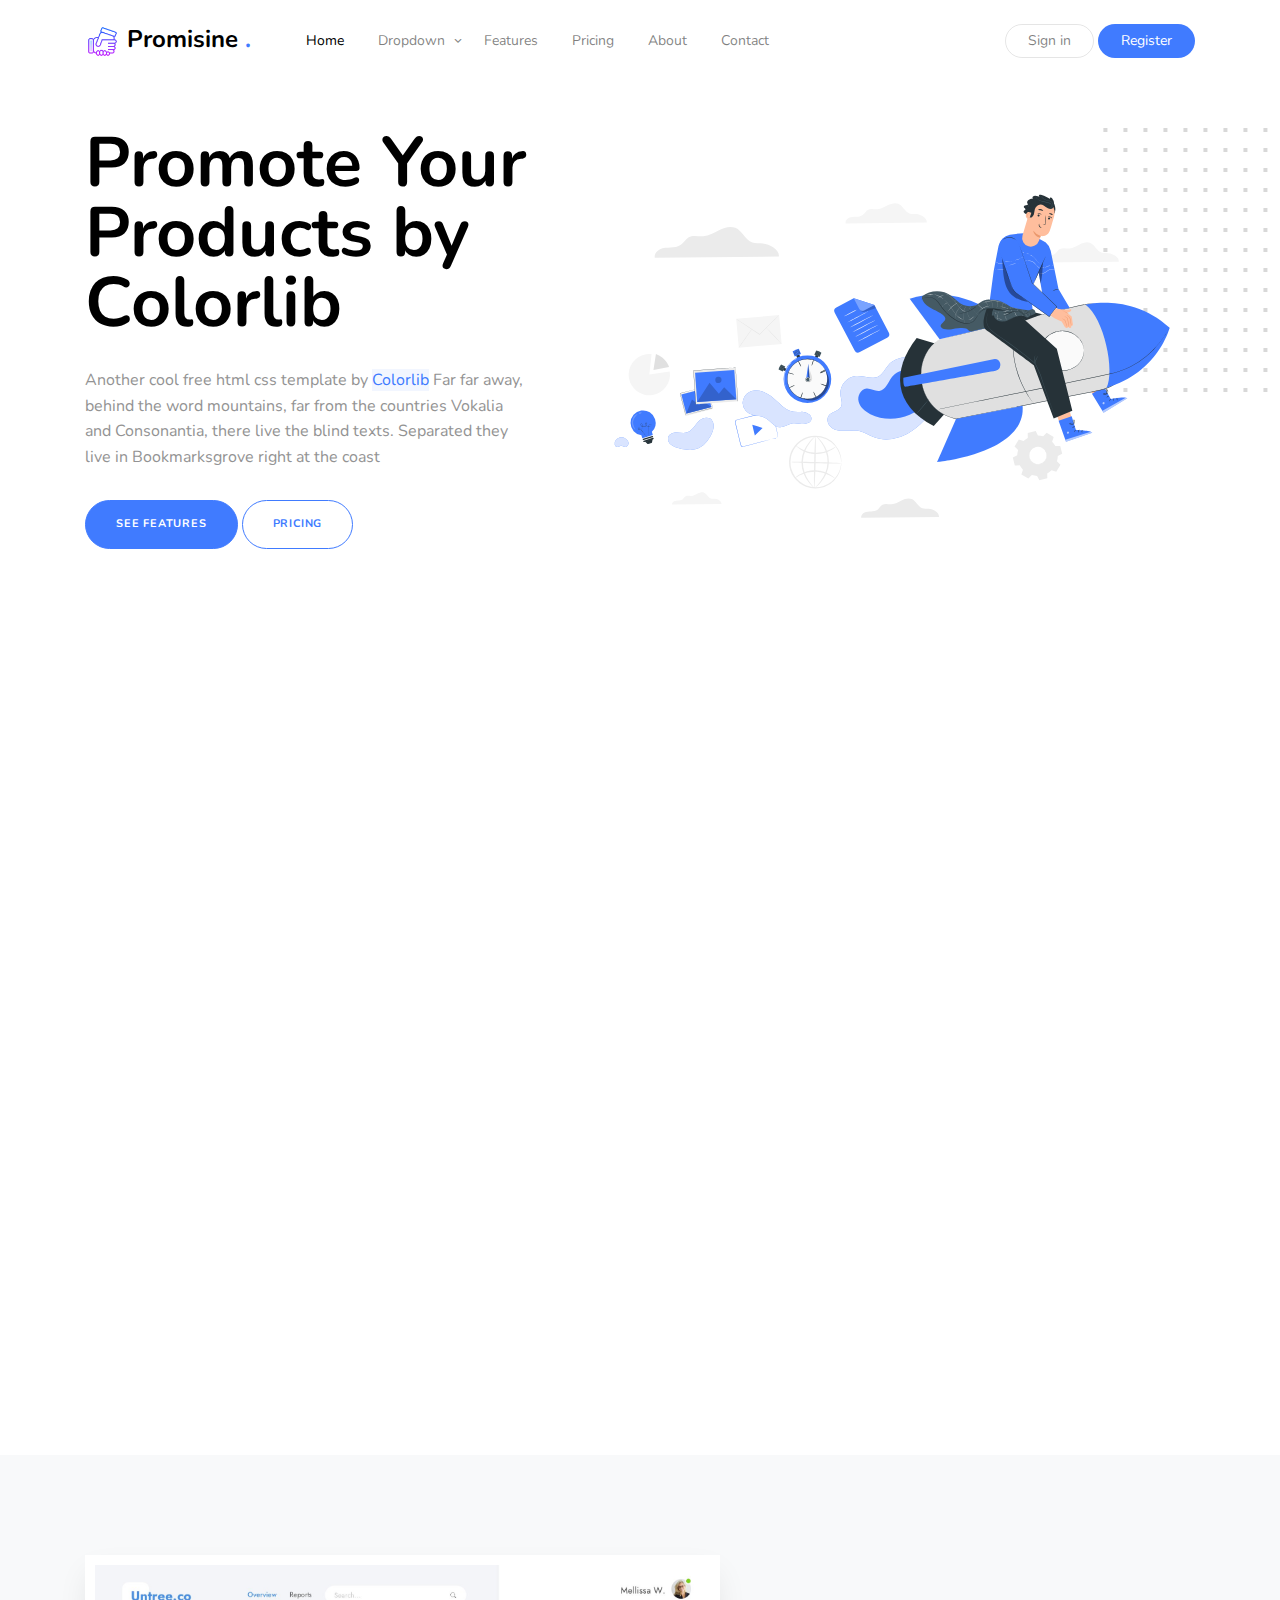
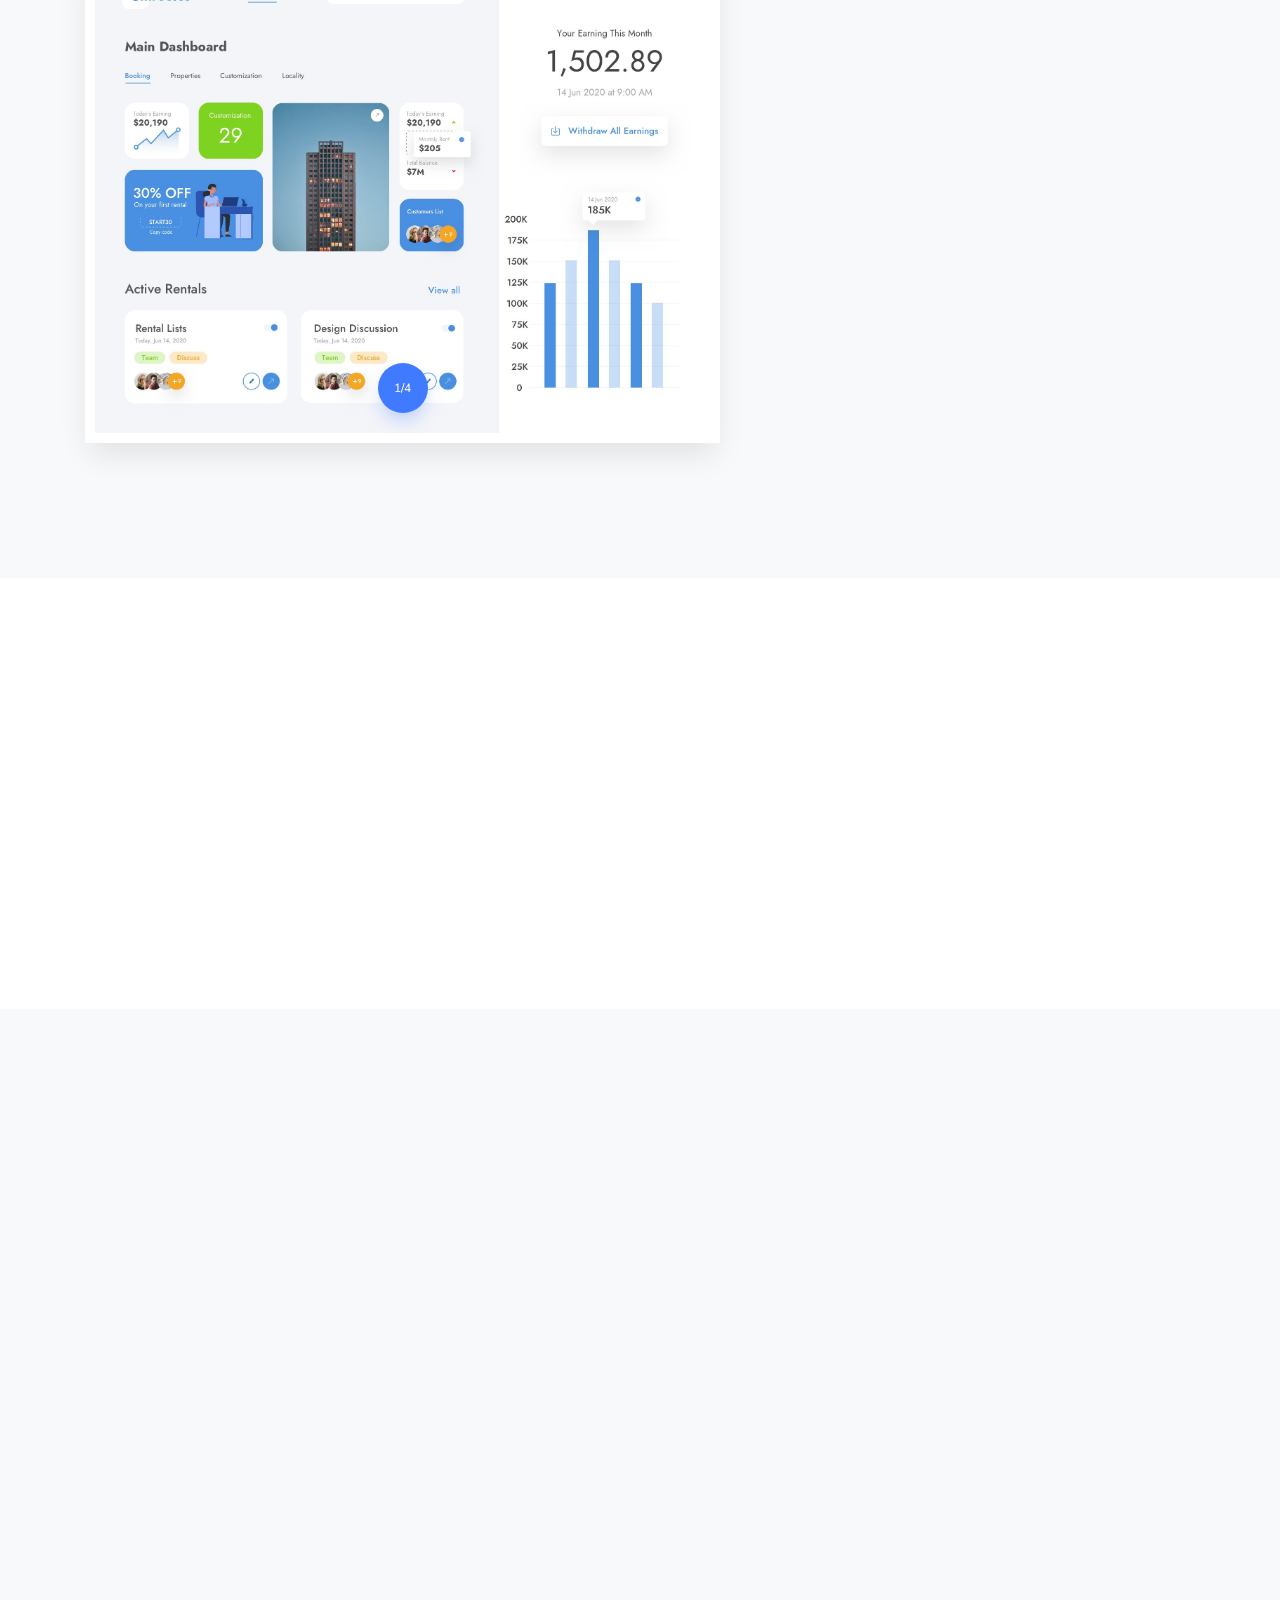
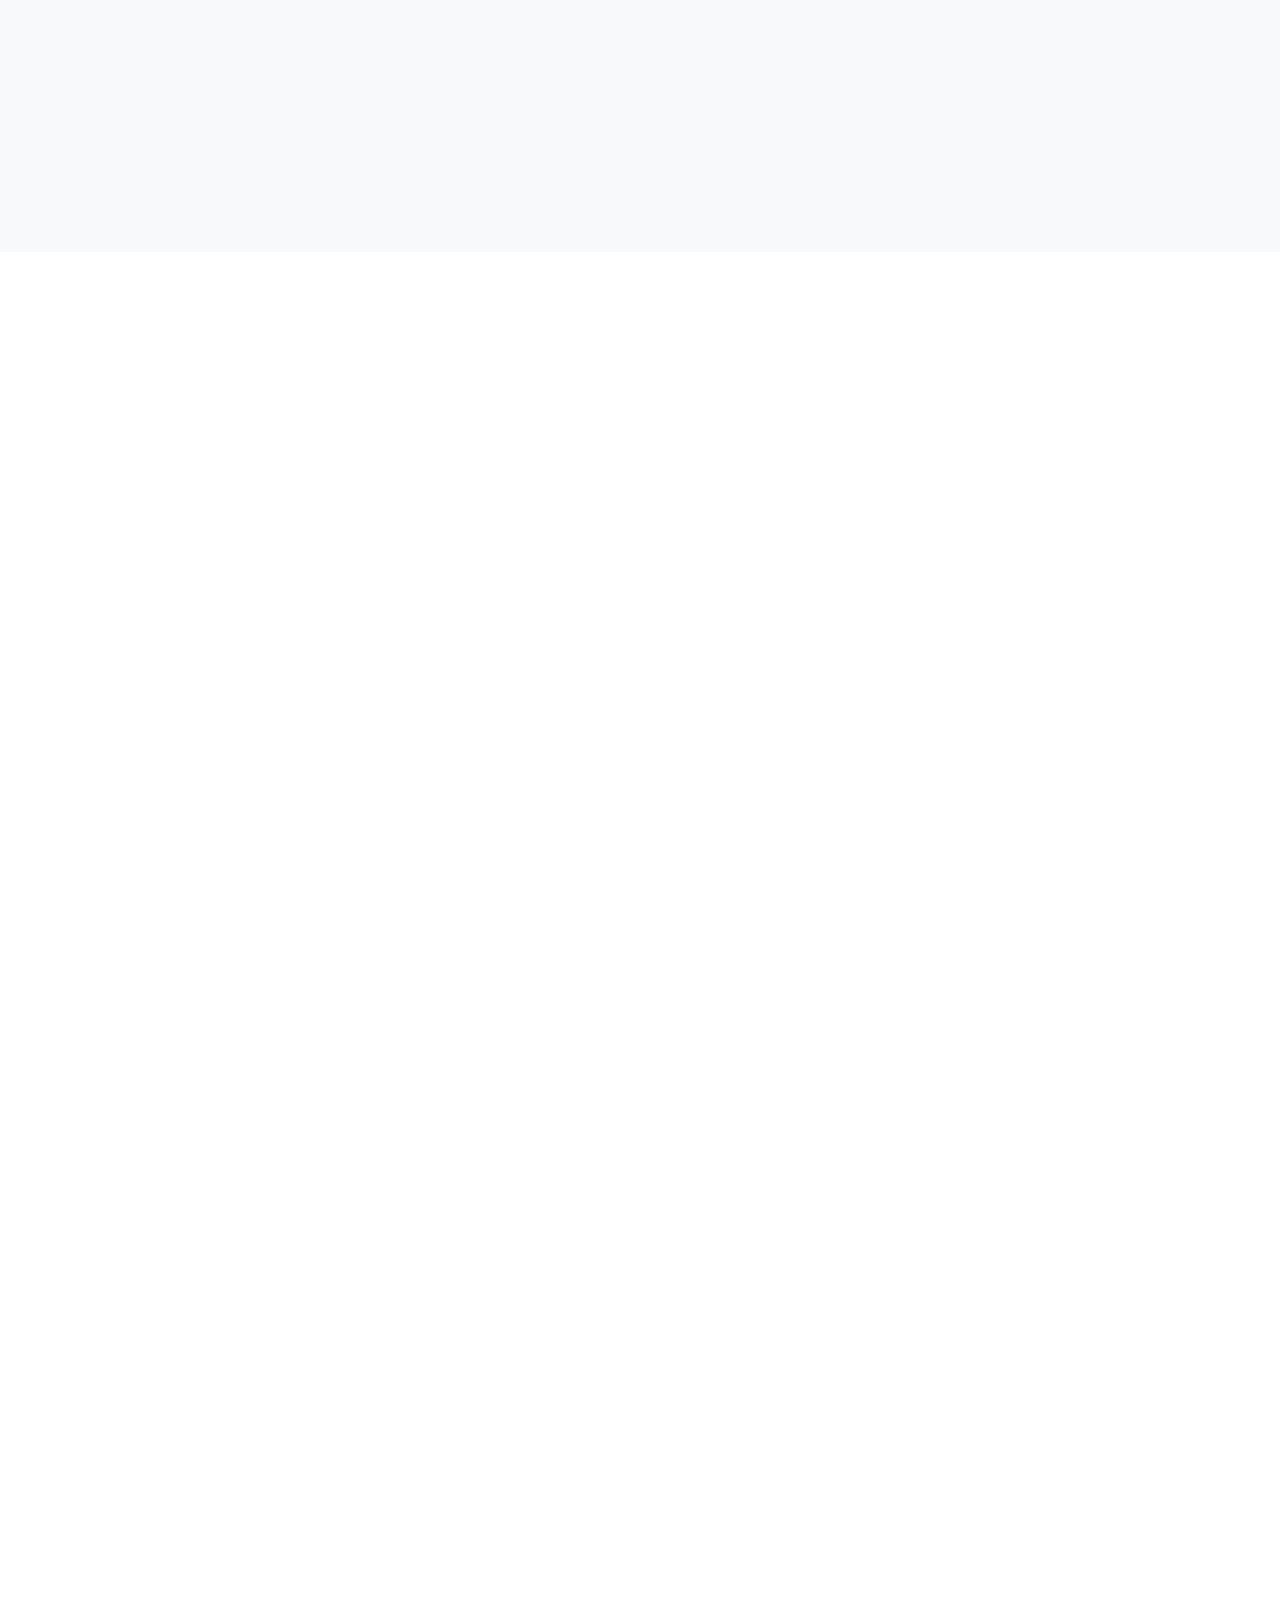
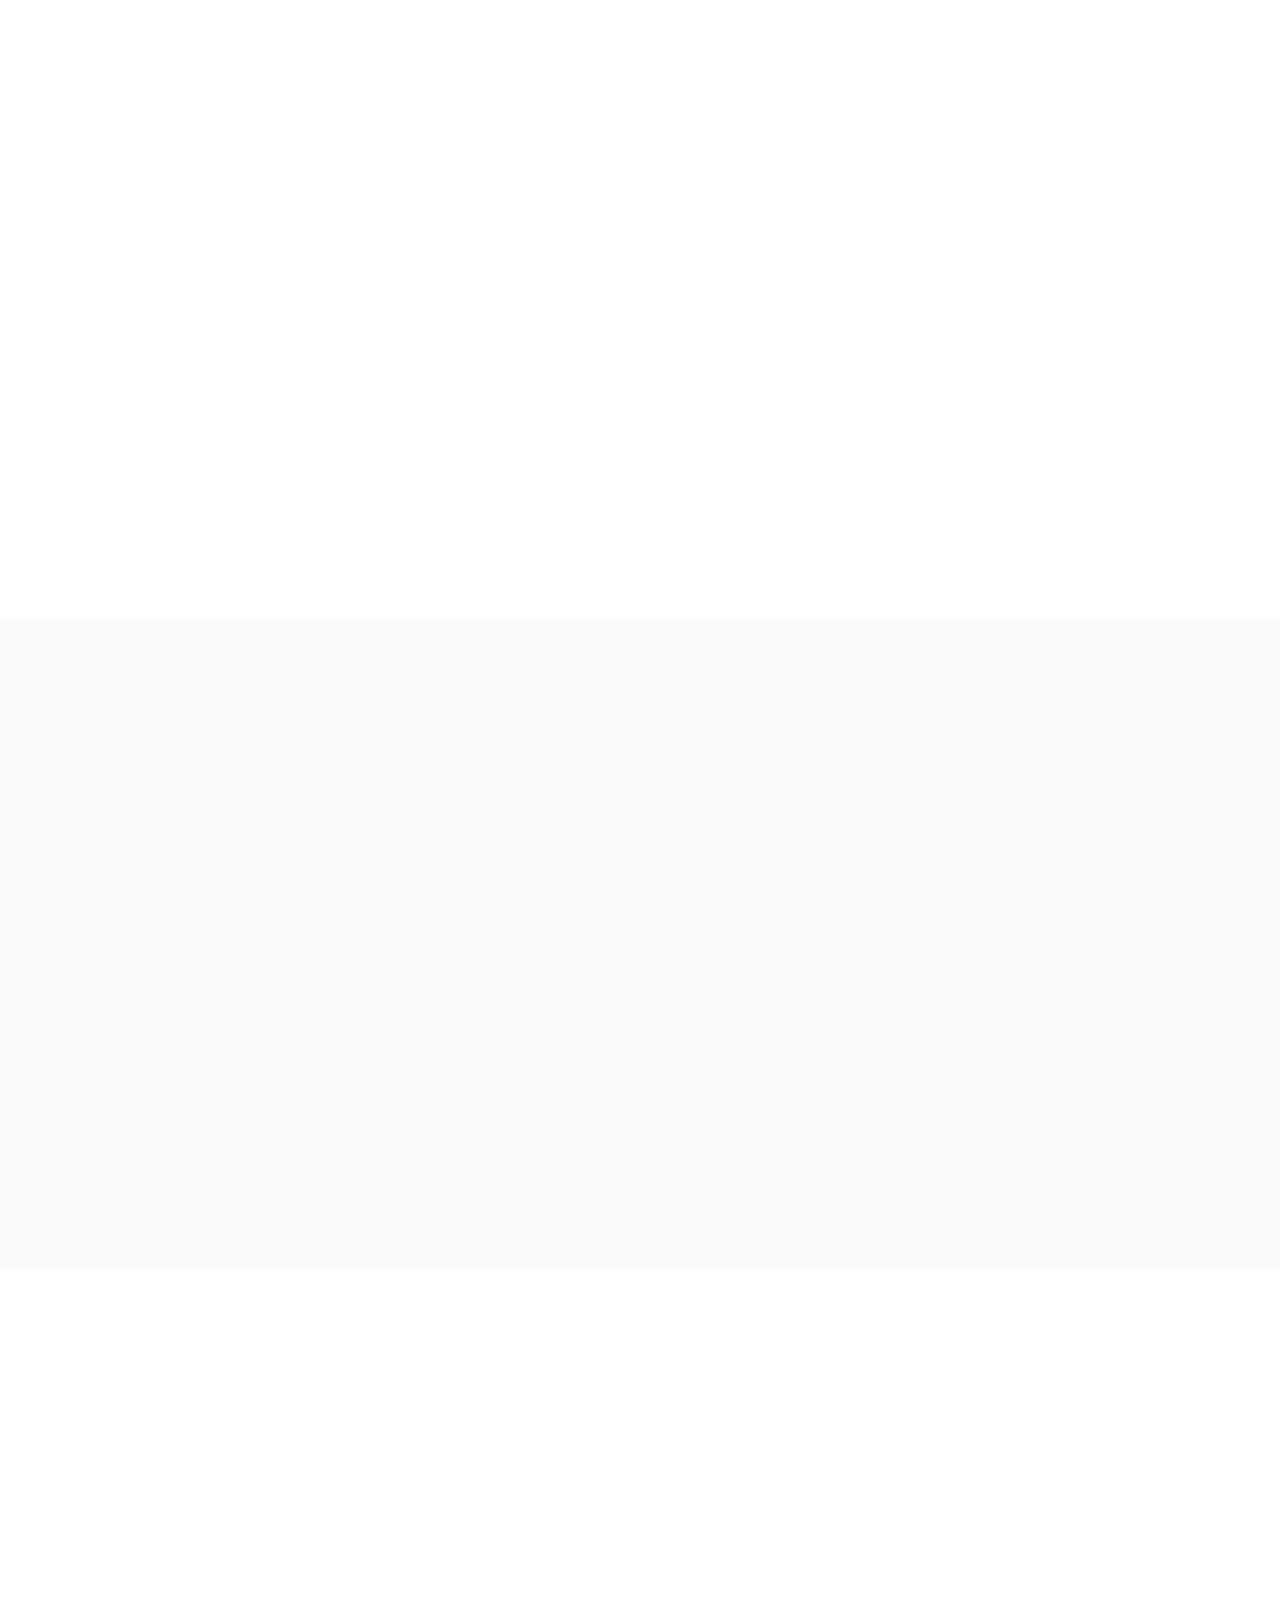
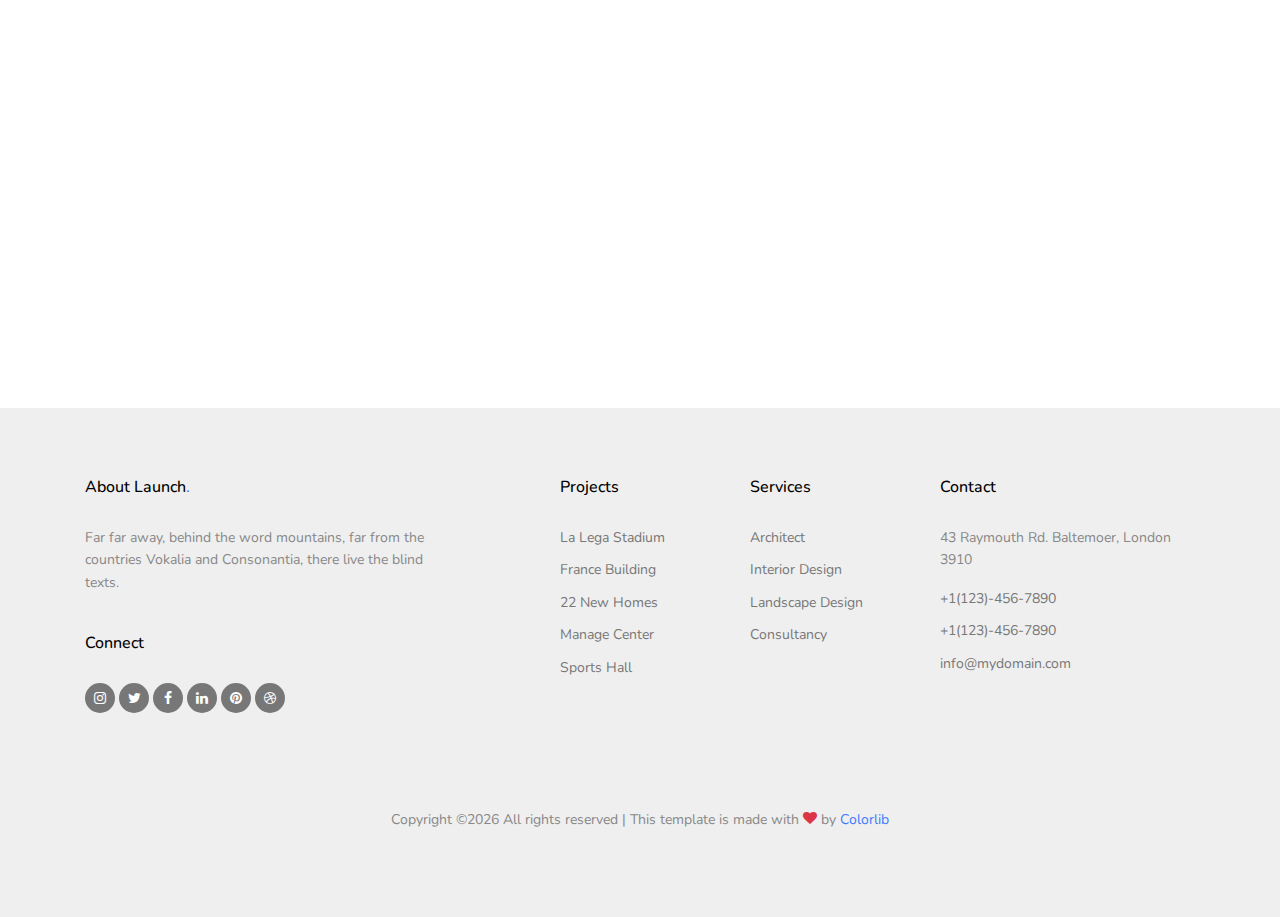
<file: index.html>
<!doctype html>
<html lang="en">


<head>
<meta charset="utf-8">
<meta name="viewport" content="width=device-width, initial-scale=1, shrink-to-fit=no">
<meta name="description" content=""/>
<meta name="keywords" content=""/>

<link rel="icon" type="image/x-icon" href="app/assets/img/favicon.ico"/>
<link href="https://fonts.googleapis.com/css2?family=Nunito:wght@400;700&amp;display=swap" rel="stylesheet">
<link rel="stylesheet" href="a.css"/>
<title>Promisine</title>
</head>
<body data-spy="scroll" data-target=".site-navbar-target" data-offset="100">
<div class="lines-wrap">
<div class="lines-inner">
<div class="lines"></div>
</div>
</div>
<!-- END lines -->
<div class="site-mobile-menu site-navbar-target">
<div class="site-mobile-menu-header">
<div class="site-mobile-menu-close">
<span class="icofont-close js-menu-toggle"></span>
</div>
</div>
<div class="site-mobile-menu-body"></div>
</div>
<nav class="site-nav dark js-site-navbar mb-5 site-navbar-target">
<div class="container">
<div class="site-navigation">
<a href="index.html" class="logo m-0 float-left">
    <img src="app/assets/img/favicon.png" width="35" height="35"/> Promisine
    <span class="text-primary">.</span>
</a>
<ul class="js-clone-nav d-none d-lg-inline-block site-menu float-left">
<li class="active"><a href="#home-section" class="nav-link">Home</a></li>
<li class="has-children">
<a href="#" class="nav-link">Dropdown</a>
<ul class="dropdown">
<li><a href="#testimonials-section" class="nav-link">Testimonials</a></li>
<li class="has-children">
<a href="#">Menu Two</a>
<ul class="dropdown">
<li><a href="#" class="nav-link">Sub Menu One</a></li>
<li><a href="#" class="nav-link">Sub Menu Two</a></li>
<li><a href="#" class="nav-link">Sub Menu Three</a></li>
</ul>
</li>
<li><a href="#" class="nav-link">Menu Three</a></li>
</ul>
</li>
<li><a href="#features-section" class="nav-link">Features</a></li>
<li><a href="#pricing-section" class="nav-link">Pricing</a></li>
<li><a href="#about-section" class="nav-link">About</a></li>
<li><a href="#contact-section" class="nav-link">Contact</a></li>
</ul>
<ul class="js-clone-nav d-none mt-1 d-lg-inline-block site-menu float-right">
<li class="cta-button-outline"><a href="#">Sign in</a></li>
<li class="cta-primary"><a href="#">Register</a></li>
</ul>
<a href="#" class="burger ml-auto float-right site-menu-toggle js-menu-toggle d-inline-block dark d-lg-none" data-toggle="collapse" data-target="#main-navbar">
<span></span>
</a>
</div>
</div>
</nav>
<div class="untree_co-hero" id="home-section">
<div class="container">
<div class="row align-items-center">
<div class="col-12">
<div class="dots"></div>
<div class="row align-items-center">
<div class="col-lg-7 ml-auto order-lg-2" data-aos="fade-right" data-aos-delay="400">
<img src="images/market-launch-pana.svg" alt="Image" class="img-fluid">
</div> <!-- /.col-lg-6 -->
<div class="col-lg-5">
<h1 class="heading" data-aos="fade-up" data-aos-delay="0">Promote Your Products by Colorlib</h1>
<div class="excerpt" data-aos="fade-up" data-aos-delay="100">
<p>Another cool free html css template by <a href="#" target="_blank" class="highlight">Colorlib</a> Far far away, behind the word mountains, far from the countries Vokalia and Consonantia, there live the blind texts. Separated they live in Bookmarksgrove right at the coast</p>
</div> <!-- /.excerpt -->
<p data-aos="fade-up" data-aos-delay="200">
<a href="#features-section" class="btn btn-primary smoothscroll">See Features</a>
<a href="#pricing-section" class="btn btn-outline-primary smoothscroll">Pricing</a>
</p>
</div> <!-- /.col-lg-5 -->
</div>
</div>
</div> <!-- /.row -->
</div> <!-- /.container -->
</div> <!-- /.untree_co-hero -->
<div class="untree_co-section" id="features-section">
<div class="container">
<div class="row justify-content-between">
<div class="col-lg-4">
<span class="caption" data-aos="fade-up" data-aos-delay="0">Digital Services</span>
<h3 class="heading mb-4" data-aos="fade-up" data-aos-delay="100">Selling Digital Services</h3>
<div class="mb-4" data-aos="fade-up" data-aos-delay="200">
<p>Far far away, behind the word mountains, far from the countries Vokalia and Consonantia, there live the blind texts. Separated they live in Bookmarksgrove right at the coast</p>
<ul class="list-unstyled ul-check primary">
<li>There live the blind texts</li>
<li>Far far away behind the word</li>
</ul>
</div> <!-- /.mb-4 -->
<div class="mb-4" data-aos="fade-up" data-aos-delay="300">
<div class="untree_co-testimonial d-flex">
<div class="text">
<blockquote>
&ldquo;Separated they <span class="highlight">live in Bookmarksgrove right at the coast of the Semantics</span>, a large language ocean. A small river named Duden flows by their place and supplies it with the necessary regelialia. &rdquo;
</blockquote>
<div class="author d-flex">
<div class="pic mr-3">
<img src="images/xperson_1.jpg.pagespeed.ic.ZwOrrtC1mu.jpg" alt="Image" class="img-fluid">
</div>
<div>
<strong class="d-block">James Anderson</strong><span class="d-block">Facebook, Product Lead</span>
</div>
</div>
</div>
</div> <!-- /.untree_co-testimonial -->
</div> <!-- /.mb-4 -->
</div>
<div class="col-lg-7" data-aos="fade-up" data-aos-delay="400">
<a href="https://www.youtube.com/watch?v=mwtbEGNABWU&amp;t=9s" class="btn-video" data-fancybox>
<span class="wrap-icon-play">
<svg class="bi bi-play-fill" width="1em" height="1em" viewBox="0 0 16 16" fill="currentColor" xmlns="http://www.w3.org/2000/svg">
<path d="M11.596 8.697l-6.363 3.692c-.54.313-1.233-.066-1.233-.697V4.308c0-.63.692-1.01 1.233-.696l6.363 3.692a.802.802 0 0 1 0 1.393z"/>
</svg>
</span>
<img src="images/xdashboard.jpg.pagespeed.ic.dtYg08nEUY.jpg" alt="Image" class="img-fluid img-shadow">
</a>
</div> <!-- /.col-md-4 -->
</div> <!-- /.row -->
</div> <!-- /.container -->
</div> <!-- /.untree_co-section -->
<div class="untree_co-section bg-light">
<div class="container">
<div class="row justify-content-between">
<div class="col-lg-5 order-lg-2 js-custom-dots">
<a href="#" class="service link horizontal d-flex active" data-aos="fade-left" data-aos-delay="0">
<div class="service-icon color-1 mb-4">
<svg class="bi bi-app-indicator" width="1em" height="1em" viewBox="0 0 16 16" fill="currentColor" xmlns="http://www.w3.org/2000/svg">
<path fill-rule="evenodd" d="M5.5 2A3.5 3.5 0 0 0 2 5.5v5A3.5 3.5 0 0 0 5.5 14h5a3.5 3.5 0 0 0 3.5-3.5V8a.5.5 0 0 1 1 0v2.5a4.5 4.5 0 0 1-4.5 4.5h-5A4.5 4.5 0 0 1 1 10.5v-5A4.5 4.5 0 0 1 5.5 1H8a.5.5 0 0 1 0 1H5.5z"/>
<path d="M16 3a3 3 0 1 1-6 0 3 3 0 0 1 6 0z"/>
</svg>
</div> <!-- /.icon -->
<div class="service-contents">
<h3>Grow Your Business</h3>
<p>Far far away, behind the word mountains, far from the countries Vokalia and Consonantia.</p>
</div> <!-- /.service-contents-->
</a> <!-- /.service -->
<a href="#" class="service link horizontal d-flex" data-aos="fade-left" data-aos-delay="100">
<div class="service-icon color-2 mb-4">
<svg class="bi bi-arrow-repeat" width="1em" height="1em" viewBox="0 0 16 16" fill="currentColor" xmlns="http://www.w3.org/2000/svg">
<path fill-rule="evenodd" d="M2.854 7.146a.5.5 0 0 0-.708 0l-2 2a.5.5 0 1 0 .708.708L2.5 8.207l1.646 1.647a.5.5 0 0 0 .708-.708l-2-2zm13-1a.5.5 0 0 0-.708 0L13.5 7.793l-1.646-1.647a.5.5 0 0 0-.708.708l2 2a.5.5 0 0 0 .708 0l2-2a.5.5 0 0 0 0-.708z"/>
<path fill-rule="evenodd" d="M8 3a4.995 4.995 0 0 0-4.192 2.273.5.5 0 0 1-.837-.546A6 6 0 0 1 14 8a.5.5 0 0 1-1.001 0 5 5 0 0 0-5-5zM2.5 7.5A.5.5 0 0 1 3 8a5 5 0 0 0 9.192 2.727.5.5 0 1 1 .837.546A6 6 0 0 1 2 8a.5.5 0 0 1 .501-.5z"/>
</svg>
</div> <!-- /.icon -->
<div class="service-contents">
<h3>Build Products</h3>
<p>Far far away, behind the word mountains, far from the countries Vokalia and Consonantia.</p>
</div> <!-- /.service-contents-->
</a> <!-- /.service -->
<a href="#" class="service link horizontal d-flex" data-aos="fade-left" data-aos-delay="200">
<div class="service-icon color-3 mb-4">
<svg class="bi bi-briefcase" width="1em" height="1em" viewBox="0 0 16 16" fill="currentColor" xmlns="http://www.w3.org/2000/svg">
<path fill-rule="evenodd" d="M0 12.5A1.5 1.5 0 0 0 1.5 14h13a1.5 1.5 0 0 0 1.5-1.5v-6h-1v6a.5.5 0 0 1-.5.5h-13a.5.5 0 0 1-.5-.5v-6H0v6z"/>
<path fill-rule="evenodd" d="M0 4.5A1.5 1.5 0 0 1 1.5 3h13A1.5 1.5 0 0 1 16 4.5v2.384l-7.614 2.03a1.5 1.5 0 0 1-.772 0L0 6.884V4.5zM1.5 4a.5.5 0 0 0-.5.5v1.616l6.871 1.832a.5.5 0 0 0 .258 0L15 6.116V4.5a.5.5 0 0 0-.5-.5h-13zM5 2.5A1.5 1.5 0 0 1 6.5 1h3A1.5 1.5 0 0 1 11 2.5V3h-1v-.5a.5.5 0 0 0-.5-.5h-3a.5.5 0 0 0-.5.5V3H5v-.5z"/>
</svg>
</div> <!-- /.icon -->
<div class="service-contents">
<h3>Success Every Day</h3>
<p>Far far away, behind the word mountains, far from the countries Vokalia and Consonantia.</p>
</div> <!-- /.service-contents-->
</a> <!-- /.service -->
<a href="#" class="service link horizontal d-flex" data-aos="fade-left" data-aos-delay="300">
<div class="service-icon color-4 mb-4">
<svg class="bi bi-collection" width="1em" height="1em" viewBox="0 0 16 16" fill="currentColor" xmlns="http://www.w3.org/2000/svg">
<path fill-rule="evenodd" d="M14.5 13.5h-13A.5.5 0 0 1 1 13V6a.5.5 0 0 1 .5-.5h13a.5.5 0 0 1 .5.5v7a.5.5 0 0 1-.5.5zm-13 1A1.5 1.5 0 0 1 0 13V6a1.5 1.5 0 0 1 1.5-1.5h13A1.5 1.5 0 0 1 16 6v7a1.5 1.5 0 0 1-1.5 1.5h-13zM2 3a.5.5 0 0 0 .5.5h11a.5.5 0 0 0 0-1h-11A.5.5 0 0 0 2 3zm2-2a.5.5 0 0 0 .5.5h7a.5.5 0 0 0 0-1h-7A.5.5 0 0 0 4 1z"/>
</svg>
</div> <!-- /.icon -->
<div class="service-contents">
<h3>Bring Ideas to Life</h3>
<p>Far far away, behind the word mountains, far from the countries Vokalia and Consonantia.</p>
</div> <!-- /.service-contents-->
</a> <!-- /.service -->
</div>
<div class="col-lg-7">
<div class="img-shadow">
<div class="owl-single no-dots owl-carousel">
<div class="item">
<span class="number">1/4</span>
<img src="images/xdashboard.jpg.pagespeed.ic.dtYg08nEUY.jpg" alt="Image" class="img-fluid">
</div>
<div class="item">
<span class="number">2/4</span>
<img src="images/xdashboard.jpg.pagespeed.ic.dtYg08nEUY.jpg" alt="Image" class="img-fluid">
</div>
<div class="item">
<span class="number">3/4</span>
<img src="images/xdashboard.jpg.pagespeed.ic.dtYg08nEUY.jpg" alt="Image" class="img-fluid">
</div>
<div class="item">
<span class="number">4/4</span>
<img src="images/xdashboard.jpg.pagespeed.ic.dtYg08nEUY.jpg" alt="Image" class="img-fluid">
</div>
</div>
</div>
</div> <!-- /.col-md-4 -->
</div> <!-- /.row -->
</div> <!-- /.container -->
</div> <!-- /.untree_co-section -->
<div class="untree_co-section">
<div class="container">
<div class="row">
<div class="col-md-6 mb-4 mb-lg-0 col-lg-3" data-aos="fade-up" data-aos-delay="0">
<div class="service">
<div class="service-icon color-1 mb-4">
<svg class="bi bi-app-indicator" width="1em" height="1em" viewBox="0 0 16 16" fill="currentColor" xmlns="http://www.w3.org/2000/svg">
<path fill-rule="evenodd" d="M5.5 2A3.5 3.5 0 0 0 2 5.5v5A3.5 3.5 0 0 0 5.5 14h5a3.5 3.5 0 0 0 3.5-3.5V8a.5.5 0 0 1 1 0v2.5a4.5 4.5 0 0 1-4.5 4.5h-5A4.5 4.5 0 0 1 1 10.5v-5A4.5 4.5 0 0 1 5.5 1H8a.5.5 0 0 1 0 1H5.5z"/>
<path d="M16 3a3 3 0 1 1-6 0 3 3 0 0 1 6 0z"/>
</svg>
</div> <!-- /.icon -->
<div class="service-contents">
<h3>Grow Your Business</h3>
<p>Far far away, behind the word mountains, far from the countries Vokalia and Consonantia, there live the blind texts.</p>
</div> <!-- /.service-contents-->
</div> <!-- /.service -->
</div> <!-- /.col-lg-3 -->
<div class="col-md-6 mb-4 mb-lg-0 col-lg-3" data-aos="fade-up" data-aos-delay="100">
<div class="service">
<div class="service-icon color-2 mb-4">
<svg class="bi bi-arrow-repeat" width="1em" height="1em" viewBox="0 0 16 16" fill="currentColor" xmlns="http://www.w3.org/2000/svg">
<path fill-rule="evenodd" d="M2.854 7.146a.5.5 0 0 0-.708 0l-2 2a.5.5 0 1 0 .708.708L2.5 8.207l1.646 1.647a.5.5 0 0 0 .708-.708l-2-2zm13-1a.5.5 0 0 0-.708 0L13.5 7.793l-1.646-1.647a.5.5 0 0 0-.708.708l2 2a.5.5 0 0 0 .708 0l2-2a.5.5 0 0 0 0-.708z"/>
<path fill-rule="evenodd" d="M8 3a4.995 4.995 0 0 0-4.192 2.273.5.5 0 0 1-.837-.546A6 6 0 0 1 14 8a.5.5 0 0 1-1.001 0 5 5 0 0 0-5-5zM2.5 7.5A.5.5 0 0 1 3 8a5 5 0 0 0 9.192 2.727.5.5 0 1 1 .837.546A6 6 0 0 1 2 8a.5.5 0 0 1 .501-.5z"/>
</svg>
</div> <!-- /.icon -->
<div class="service-contents">
<h3>Build Products</h3>
<p>Far far away, behind the word mountains, far from the countries Vokalia and Consonantia, there live the blind texts.</p>
</div> <!-- /.service-contents-->
</div> <!-- /.service -->
</div> <!-- /.col-lg-3 -->
<div class="col-md-6 mb-4 mb-lg-0 col-lg-3" data-aos="fade-up" data-aos-delay="200">
<div class="service">
<div class="service-icon color-3 mb-4">
<svg class="bi bi-briefcase" width="1em" height="1em" viewBox="0 0 16 16" fill="currentColor" xmlns="http://www.w3.org/2000/svg">
<path fill-rule="evenodd" d="M0 12.5A1.5 1.5 0 0 0 1.5 14h13a1.5 1.5 0 0 0 1.5-1.5v-6h-1v6a.5.5 0 0 1-.5.5h-13a.5.5 0 0 1-.5-.5v-6H0v6z"/>
<path fill-rule="evenodd" d="M0 4.5A1.5 1.5 0 0 1 1.5 3h13A1.5 1.5 0 0 1 16 4.5v2.384l-7.614 2.03a1.5 1.5 0 0 1-.772 0L0 6.884V4.5zM1.5 4a.5.5 0 0 0-.5.5v1.616l6.871 1.832a.5.5 0 0 0 .258 0L15 6.116V4.5a.5.5 0 0 0-.5-.5h-13zM5 2.5A1.5 1.5 0 0 1 6.5 1h3A1.5 1.5 0 0 1 11 2.5V3h-1v-.5a.5.5 0 0 0-.5-.5h-3a.5.5 0 0 0-.5.5V3H5v-.5z"/>
</svg>
</div> <!-- /.icon -->
<div class="service-contents">
<h3>Success Every Day</h3>
<p>Far far away, behind the word mountains, far from the countries Vokalia and Consonantia, there live the blind texts.</p>
</div> <!-- /.service-contents-->
</div> <!-- /.service -->
</div> <!-- /.col-lg-3 -->
<div class="col-md-6 mb-4 mb-lg-0 col-lg-3" data-aos="fade-up" data-aos-delay="300">
<div class="service">
<div class="service-icon color-4 mb-4">
<svg class="bi bi-collection" width="1em" height="1em" viewBox="0 0 16 16" fill="currentColor" xmlns="http://www.w3.org/2000/svg">
<path fill-rule="evenodd" d="M14.5 13.5h-13A.5.5 0 0 1 1 13V6a.5.5 0 0 1 .5-.5h13a.5.5 0 0 1 .5.5v7a.5.5 0 0 1-.5.5zm-13 1A1.5 1.5 0 0 1 0 13V6a1.5 1.5 0 0 1 1.5-1.5h13A1.5 1.5 0 0 1 16 6v7a1.5 1.5 0 0 1-1.5 1.5h-13zM2 3a.5.5 0 0 0 .5.5h11a.5.5 0 0 0 0-1h-11A.5.5 0 0 0 2 3zm2-2a.5.5 0 0 0 .5.5h7a.5.5 0 0 0 0-1h-7A.5.5 0 0 0 4 1z"/>
</svg>
</div> <!-- /.icon -->
<div class="service-contents">
<h3>Bring Ideas to Life</h3>
<p>Far far away, behind the word mountains, far from the countries Vokalia and Consonantia, there live the blind texts.</p>
</div> <!-- /.service-contents-->
</div> <!-- /.service -->
</div> <!-- /.col-lg-3 -->
</div> <!-- /.row -->
</div> <!-- /.container -->
</div> <!-- /.untree_co-section -->
<div class="untree_co-section bg-light" id="pricing-section">
<div class="container">
<div class="row pricing-title">
<div class="col-12 text-center" data-aos="fade-up" data-aos-delay="0">
<h2 class="heading">Pricing</h2>
<p>Pricing for everyone. Choose your plan now!</p>
</div>
</div> <!-- /.row -->
<div class="row justify-content-center">
<div class="col-lg-10">
<div class="row">
<div class="col-lg-4" data-aos="fade-up" data-aos-delay="100">
<div class="pricing">
<div class="body">
<div class="price">
<span class="d-block plan">Free</span>
<span class="price"><sup>$</sup><span>0</span></span>
</div>
<ul class="list-unstyled ul-check primary mb-5">
<li>There live the blind texts</li>
<li>Far far away behind the word</li>
<li>Far from the countries Vokalia and Consonantia</li>
</ul>
<p class="text-center mb-0"><a href="#" class="btn btn-outline-primary">Get Started</a></p>
</div>
</div> <!-- /.pricing -->
</div> <!-- /.col-lg-4 -->
<div class="col-lg-4" data-aos="fade-up" data-aos-delay="200">
<div class="pricing active">
<div class="body">
<div class="price">
<span class="d-block plan">Standard</span>
<span class="price"><sup>$</sup><span>19.99</span></span>
</div>
<ul class="list-unstyled ul-check primary mb-5">
<li>There live the blind texts</li>
<li>Far far away behind the word</li>
<li>Far from the countries Vokalia and Consonantia</li>
</ul>
<p class="text-center mb-0"><a href="#" class="btn btn-primary">Get Started</a></p>
</div>
</div> <!-- /.pricing -->
</div> <!-- /.col-lg-4 -->
<div class="col-lg-4" data-aos="fade-up" data-aos-delay="300">
<div class="pricing">
<div class="body">
<div class="price">
<span class="d-block plan">Premium</span>
<span class="price"><sup>$</sup><span>79.99</span></span>
</div>
<ul class="list-unstyled ul-check primary mb-5">
<li>There live the blind texts</li>
<li>Far far away behind the word</li>
<li>Far from the countries Vokalia and Consonantia</li>
</ul>
<p class="text-center mb-0"><a href="#" class="btn btn-outline-primary">Get Started</a></p>
</div>
</div> <!-- /.pricing -->
</div> <!-- /.col-lg-4 -->
</div> <!-- /.row -->
</div> <!-- /.col-lg-8 -->
</div> <!-- /.row -->
</div> <!-- /.container -->
</div> <!-- /.untree_co-section -->
<div class="untree_co-section">
<div class="container">
<div class="row mb-4">
<div class="col-12 text-center" data-aos="fade-up" data-aos-delay="0">
<h2 class="heading">Advantage of using our products</h2>
<p>Far from the countries Vokalia and Consonantia</p>
</div>
</div> <!-- /.row -->
<div class="row">
<div class="col-lg-6 mb-4" data-aos="fade-up" data-aos-delay="100">
<div class="service horizontal d-flex">
<div class="service-icon color-1 mb-4">
<svg class="bi bi-app-indicator" width="1em" height="1em" viewBox="0 0 16 16" fill="currentColor" xmlns="http://www.w3.org/2000/svg">
<path fill-rule="evenodd" d="M5.5 2A3.5 3.5 0 0 0 2 5.5v5A3.5 3.5 0 0 0 5.5 14h5a3.5 3.5 0 0 0 3.5-3.5V8a.5.5 0 0 1 1 0v2.5a4.5 4.5 0 0 1-4.5 4.5h-5A4.5 4.5 0 0 1 1 10.5v-5A4.5 4.5 0 0 1 5.5 1H8a.5.5 0 0 1 0 1H5.5z"/>
<path d="M16 3a3 3 0 1 1-6 0 3 3 0 0 1 6 0z"/>
</svg>
</div> <!-- /.icon -->
<div class="service-contents">
<h3>Grow Your Business</h3>
<p>Far far away, behind the word mountains, far from the countries Vokalia and Consonantia, there live the blind texts.</p>
<p><a href="#" class="read-more">Learn More</a></p>
</div> <!-- /.service-contents-->
</div> <!-- /.service -->
</div>
<div class="col-lg-6 mb-4" data-aos="fade-up" data-aos-delay="200">
<div class="service horizontal d-flex">
<div class="service-icon color-2 mb-4">
<svg class="bi bi-arrow-repeat" width="1em" height="1em" viewBox="0 0 16 16" fill="currentColor" xmlns="http://www.w3.org/2000/svg">
<path fill-rule="evenodd" d="M2.854 7.146a.5.5 0 0 0-.708 0l-2 2a.5.5 0 1 0 .708.708L2.5 8.207l1.646 1.647a.5.5 0 0 0 .708-.708l-2-2zm13-1a.5.5 0 0 0-.708 0L13.5 7.793l-1.646-1.647a.5.5 0 0 0-.708.708l2 2a.5.5 0 0 0 .708 0l2-2a.5.5 0 0 0 0-.708z"/>
<path fill-rule="evenodd" d="M8 3a4.995 4.995 0 0 0-4.192 2.273.5.5 0 0 1-.837-.546A6 6 0 0 1 14 8a.5.5 0 0 1-1.001 0 5 5 0 0 0-5-5zM2.5 7.5A.5.5 0 0 1 3 8a5 5 0 0 0 9.192 2.727.5.5 0 1 1 .837.546A6 6 0 0 1 2 8a.5.5 0 0 1 .501-.5z"/>
</svg>
</div> <!-- /.icon -->
<div class="service-contents">
<h3>Build Products</h3>
<p>Far far away, behind the word mountains, far from the countries Vokalia and Consonantia, there live the blind texts.</p>
<p><a href="#" class="read-more">Learn More</a></p>
</div> <!-- /.service-contents-->
</div> <!-- /.service -->
</div>
<div class="col-lg-6 mb-4" data-aos="fade-up" data-aos-delay="300">
<div class="service horizontal d-flex">
<div class="service-icon color-3 mb-4">
<svg class="bi bi-briefcase" width="1em" height="1em" viewBox="0 0 16 16" fill="currentColor" xmlns="http://www.w3.org/2000/svg">
<path fill-rule="evenodd" d="M0 12.5A1.5 1.5 0 0 0 1.5 14h13a1.5 1.5 0 0 0 1.5-1.5v-6h-1v6a.5.5 0 0 1-.5.5h-13a.5.5 0 0 1-.5-.5v-6H0v6z"/>
<path fill-rule="evenodd" d="M0 4.5A1.5 1.5 0 0 1 1.5 3h13A1.5 1.5 0 0 1 16 4.5v2.384l-7.614 2.03a1.5 1.5 0 0 1-.772 0L0 6.884V4.5zM1.5 4a.5.5 0 0 0-.5.5v1.616l6.871 1.832a.5.5 0 0 0 .258 0L15 6.116V4.5a.5.5 0 0 0-.5-.5h-13zM5 2.5A1.5 1.5 0 0 1 6.5 1h3A1.5 1.5 0 0 1 11 2.5V3h-1v-.5a.5.5 0 0 0-.5-.5h-3a.5.5 0 0 0-.5.5V3H5v-.5z"/>
</svg>
</div> <!-- /.icon -->
<div class="service-contents">
<h3>Success Every Day</h3>
<p>Far far away, behind the word mountains, far from the countries Vokalia and Consonantia, there live the blind texts.</p>
<p><a href="#" class="read-more">Learn More</a></p>
</div> <!-- /.service-contents-->
</div> <!-- /.service -->
</div>
<div class="col-lg-6 mb-4" data-aos="fade-up" data-aos-delay="400">
<div class="service horizontal d-flex">
<div class="service-icon color-4 mb-4">
<svg class="bi bi-collection" width="1em" height="1em" viewBox="0 0 16 16" fill="currentColor" xmlns="http://www.w3.org/2000/svg">
<path fill-rule="evenodd" d="M14.5 13.5h-13A.5.5 0 0 1 1 13V6a.5.5 0 0 1 .5-.5h13a.5.5 0 0 1 .5.5v7a.5.5 0 0 1-.5.5zm-13 1A1.5 1.5 0 0 1 0 13V6a1.5 1.5 0 0 1 1.5-1.5h13A1.5 1.5 0 0 1 16 6v7a1.5 1.5 0 0 1-1.5 1.5h-13zM2 3a.5.5 0 0 0 .5.5h11a.5.5 0 0 0 0-1h-11A.5.5 0 0 0 2 3zm2-2a.5.5 0 0 0 .5.5h7a.5.5 0 0 0 0-1h-7A.5.5 0 0 0 4 1z"/>
</svg>
</div> <!-- /.icon -->
<div class="service-contents">
<h3>Bring Ideas to Life</h3>
<p>Far far away, behind the word mountains, far from the countries Vokalia and Consonantia, there live the blind texts.</p>
<p><a href="#" class="read-more">Learn More</a></p>
</div> <!-- /.service-contents-->
</div> <!-- /.service -->
</div>
</div> <!-- /.row -->
</div> <!-- /.container -->
</div> <!-- /.untree_co-section -->
<div class="untree_co-section" id="testimonials-section">
<div class="container">
<div class="row">
<div class="col-lg-4 mb-5 text-center text-lg-left mb-lg-0" data-aos="fade-up" data-aos-delay="0">
<div class="mb-4">
<span class="caption">Testimonials</span>
<h2 class="heading">Our Customers Feedbck</h2>
</div>
<div>
<a href="#" class="js-custom-prev-v2 cusotm-slider-nav custom-prev"><span><svg class="bi bi-arrow-left" width="1em" height="1em" viewBox="0 0 16 16" fill="currentColor" xmlns="http://www.w3.org/2000/svg">
<path fill-rule="evenodd" d="M5.854 4.646a.5.5 0 0 1 0 .708L3.207 8l2.647 2.646a.5.5 0 0 1-.708.708l-3-3a.5.5 0 0 1 0-.708l3-3a.5.5 0 0 1 .708 0z"/>
<path fill-rule="evenodd" d="M2.5 8a.5.5 0 0 1 .5-.5h10.5a.5.5 0 0 1 0 1H3a.5.5 0 0 1-.5-.5z"/>
</svg></span></a>
<a href="#" class="js-custom-next-v2 cusotm-slider-nav custom-next"><span>
<svg class="bi bi-arrow-right" width="1em" height="1em" viewBox="0 0 16 16" fill="currentColor" xmlns="http://www.w3.org/2000/svg">
<path fill-rule="evenodd" d="M10.146 4.646a.5.5 0 0 1 .708 0l3 3a.5.5 0 0 1 0 .708l-3 3a.5.5 0 0 1-.708-.708L12.793 8l-2.647-2.646a.5.5 0 0 1 0-.708z"/>
<path fill-rule="evenodd" d="M2 8a.5.5 0 0 1 .5-.5H13a.5.5 0 0 1 0 1H2.5A.5.5 0 0 1 2 8z"/>
</svg></span>
</a>
</div>
</div>
<div class="col-lg-8" data-aos="fade" data-aos-delay="200">
<div class="owl-2-slider owl-carousel">
<div class="item">
<div class="untree_co-testimonial d-flex">
<div class="text">
<blockquote>
&ldquo;Separated they <span class="highlight">live in Bookmarksgrove right at the coast of the Semantics</span>, a large language ocean. A small river named Duden flows by their place and supplies it with the necessary regelialia. &rdquo;
</blockquote>
<div class="author d-flex">
<div class="pic mr-3">
<img src="images/xperson_1.jpg.pagespeed.ic.ZwOrrtC1mu.jpg" alt="Image" class="img-fluid">
</div>
<div>
<strong class="d-block">James Anderson</strong><span class="d-block">Facebook, Product Lead</span>
</div>
</div>
</div>
</div> <!-- /.untree_co-testimonial -->
</div>
<div class="item">
<div class="untree_co-testimonial d-flex">
<div class="text">
<blockquote>
&ldquo;Separated they <span class="highlight">live in Bookmarksgrove right at the coast of the Semantics</span>, a large language ocean. A small river named Duden flows by their place and supplies it with the necessary regelialia. &rdquo;
</blockquote>
<div class="author d-flex">
<div class="pic mr-3">
<img src="images/xperson_2.jpg.pagespeed.ic.9zpiy3ffbX.jpg" alt="Image" class="img-fluid">
</div>
<div>
<strong class="d-block">James Anderson</strong><span class="d-block">Facebook, Product Lead</span>
</div>
</div>
</div>
</div> <!-- /.untree_co-testimonial -->
</div>
<div class="item">
<div class="untree_co-testimonial d-flex">
<div class="text">
<blockquote>
&ldquo;Separated they <span class="highlight">live in Bookmarksgrove right at the coast of the Semantics</span>, a large language ocean. A small river named Duden flows by their place and supplies it with the necessary regelialia. &rdquo;
</blockquote>
<div class="author d-flex">
<div class="pic mr-3">
<img src="images/xperson_3.jpg.pagespeed.ic.OxLTnsXJun.jpg" alt="Image" class="img-fluid">
</div>
<div>
<strong class="d-block">James Anderson</strong><span class="d-block">Facebook, Product Lead</span>
</div>
</div>
</div>
</div> <!-- /.untree_co-testimonial -->
</div>
</div>
</div>
</div> <!-- /.row -->
</div> <!-- /.container -->
</div> <!-- /.untree_co-section -->
<div class="untree_co-section" id="about-section">
<div class="container">
<div class="row justify-content-between">
<div class="col-lg-8" data-aos="fade-up" data-aos-delay="100">
<img src="images/about.svg" alt="Image" class="img-fluid">
</div> <!-- /.col-lg-6 -->
<div class="col-lg-4">
<div class="mb-4" data-aos="fade-up" data-aos-delay="0">
<span class="caption">About</span>
<h2 class="heading">About Us</h2>
</div>
<div class="mb-4" data-aos="fade-up" data-aos-delay="100">
<p>Far far away, behind the word mountains, far from the countries Vokalia and Consonantia, there live the blind texts. Separated they live in Bookmarksgrove right at the coast</p>
<p>Separated they <span class="highlight">live in Bookmarksgrove right at the coast of the Semantics</span>, a large language ocean. A small river named Duden flows by their place and supplies it with the necessary regelialia.</p>
</div>
<ul class="list-unstyled ul-check primary mb-4" data-aos="fade-up" data-aos-delay="200">
<li>There live the blind texts</li>
<li>Far far away behind the word</li>
<li>Their place and supplies</li>
</ul>
<div class="row count-numbers">
<div class="col-lg-6" data-aos="fade-up" data-aos-delay="0">
<span class="counter d-block"><span data-number="59">0</span><span>M</span></span>
<span class="caption-2">Members</span>
</div>
<div class="col-lg-6" data-aos="fade-up" data-aos-delay="100">
<span class="counter d-block"><span data-number="14">0</span><span></span></span>
<span class="caption-2">Team</span>
</div>
</div>
</div> <!-- /.col-lg-6 -->
</div> <!-- /.row -->
</div> <!-- /.container -->
</div> <!-- /.untree_co-section -->
<div class="untree_co-section bg-light">
<div class="container">
<div class="row mb-4">
<div class="col-12 text-center" data-aos="fade-up" data-aos-delay="0">
<h2 class="heading">Our News</h2>
<p>Far from the countries Vokalia and Consonantia</p>
</div>
</div> <!-- /.row -->
<div class="row">
<div class="col-md-6 mb-4 mb-lg-0 col-lg-4" data-aos="fade-up" data-aos-delay="0">
<div class="news-item">
<div class="vcard d-flex align-items-center mb-4">
<div class="img-wrap">
<img src="images/xperson_1.jpg.pagespeed.ic.ZwOrrtC1mu.jpg" alt="Image" class="img-fluid">
</div>
<div class="post-meta">
<strong>Posted by James</strong>
<span>Jun 14, 2020</span>
</div>
</div>
<div class="news-contents mb-4">
<span class="post-meta-2">Digital Service, 4 min read</span>
<h3><a href="#">Far far away behind the word mountains far from the countries</a></h3>
</div>
<p class="mb-0"><a href="#" class="read-more-arrow">
<svg class="bi bi-arrow-right" width="1em" height="1em" viewBox="0 0 16 16" fill="currentColor" xmlns="http://www.w3.org/2000/svg">
<path fill-rule="evenodd" d="M10.146 4.646a.5.5 0 0 1 .708 0l3 3a.5.5 0 0 1 0 .708l-3 3a.5.5 0 0 1-.708-.708L12.793 8l-2.647-2.646a.5.5 0 0 1 0-.708z"/>
<path fill-rule="evenodd" d="M2 8a.5.5 0 0 1 .5-.5H13a.5.5 0 0 1 0 1H2.5A.5.5 0 0 1 2 8z"/>
</svg>
</a></p>
</div> <!-- /.news-item -->
</div>
<div class="col-md-6 mb-4 mb-lg-0 col-lg-4" data-aos="fade-up" data-aos-delay="100">
<div class="news-item">
<div class="vcard d-flex align-items-center mb-4">
<div class="img-wrap">
<img src="images/xperson_2.jpg.pagespeed.ic.9zpiy3ffbX.jpg" alt="Image" class="img-fluid">
</div>
<div class="post-meta">
<strong>Posted by Khan</strong>
<span>Jun 14, 2020</span>
</div>
</div>
<div class="news-contents mb-4">
<span class="post-meta-2">Digital Service, 4 min read</span>
<h3><a href="#">Far far away behind the word mountains far from the countries</a></h3>
</div>
<p class="mb-0"><a href="#" class="read-more-arrow">
<svg class="bi bi-arrow-right" width="1em" height="1em" viewBox="0 0 16 16" fill="currentColor" xmlns="http://www.w3.org/2000/svg">
<path fill-rule="evenodd" d="M10.146 4.646a.5.5 0 0 1 .708 0l3 3a.5.5 0 0 1 0 .708l-3 3a.5.5 0 0 1-.708-.708L12.793 8l-2.647-2.646a.5.5 0 0 1 0-.708z"/>
<path fill-rule="evenodd" d="M2 8a.5.5 0 0 1 .5-.5H13a.5.5 0 0 1 0 1H2.5A.5.5 0 0 1 2 8z"/>
</svg>
</a></p>
</div> <!-- /.news-item -->
</div>
<div class="col-md-12 col-lg-4" data-aos="fade-up" data-aos-delay="300">
<div class="news-item">
<div class="vcard d-flex align-items-center mb-4">
<div class="img-wrap">
<img src="images/xperson_3.jpg.pagespeed.ic.OxLTnsXJun.jpg" alt="Image" class="img-fluid">
</div>
<div class="post-meta">
<strong>Posted by Rob</strong>
<span>Jun 14, 2020</span>
</div>
</div>
<div class="news-contents mb-4">
<span class="post-meta-2">Digital Service, 4 min read</span>
<h3><a href="#">Far far away behind the word mountains far from the countries</a></h3>
</div>
<p class="mb-0"><a href="#" class="read-more-arrow">
<svg class="bi bi-arrow-right" width="1em" height="1em" viewBox="0 0 16 16" fill="currentColor" xmlns="http://www.w3.org/2000/svg">
<path fill-rule="evenodd" d="M10.146 4.646a.5.5 0 0 1 .708 0l3 3a.5.5 0 0 1 0 .708l-3 3a.5.5 0 0 1-.708-.708L12.793 8l-2.647-2.646a.5.5 0 0 1 0-.708z"/>
<path fill-rule="evenodd" d="M2 8a.5.5 0 0 1 .5-.5H13a.5.5 0 0 1 0 1H2.5A.5.5 0 0 1 2 8z"/>
</svg>
</a></p>
</div> <!-- /.news-item -->
</div>
</div>
</div>
</div>
<div class="untree_co-section" id="contact-section">
<div class="container">
<div class="row mb-4" data-aos="fade-up" data-aos-delay="0">
<div class="col-12 text-center">
<h2 class="heading">Get In Touch</h2>
<p>Far from the countries Vokalia and Consonantia</p>
</div>
</div> <!-- /.row -->
<div class="row">
<div class="col-lg-7">
<form class="contact-form" data-aos="fade-up" data-aos-delay="100">
<div class="row">
<div class="col-6">
<div class="form-group">
<label class="" for="fname">First name</label>
<input type="text" class="form-control" id="fname">
</div>
</div>
<div class="col-6">
<div class="form-group">
<label class="" for="lname">Last name</label>
<input type="text" class="form-control" id="lname">
</div>
</div>
</div>
<div class="form-group">
<label class="" for="email">Email address</label>
<input type="email" class="form-control" id="email">
</div>
<div class="form-group">
<label class="" for="message">Message</label>
<textarea name="" class="form-control" id="message" cols="30" rows="5"></textarea>
</div>
<button type="submit" class="btn btn-primary">Send Message</button>
</form>
</div> <!-- /.col-lg-7 -->
<div class="col-lg-4 ml-auto" data-aos="fade-up" data-aos-delay="200">
<h3 class="h5 mb-4">Contact Info</h3>
<address class="text-black d-flex"><span class="mt-1 icon-room mr-2"></span><span>43 Raymouth Rd. Baltemoer, London 3910</span></address>
<ul class="list-unstyled ul-links mb-4">
<li><a href="tel://11234567890" class="d-flex"><span class="mt-1 icon-phone mr-2"></span><span>+1(123)-456-7890</span></a></li>
<li><a href="tel://11234567890" class="d-flex"><span class="mt-1 icon-phone mr-2"></span><span>+1(123)-456-7890</span></a></li>
<li><a href="mailto:info@mydomain.com" class="d-flex"><span class="mt-1 icon-envelope mr-2"></span><span>info@mydomain.com</span></a></li>
<li><a href="#" target="_blank" class="d-flex"><span class="mt-1 icon-globe mr-2"></span><span>https://Colorlib.com/</span></a></li>
</ul>
</div> <!-- /.col-lg-4 -->
</div> <!-- /.row -->
</div> <!-- /.container -->
</div> <!-- /.untree_co-section bg-light -->
<div class="site-footer">
<div class="footer-dots"></div> <!-- /.footer-dots -->
<div class="container">
<div class="row">
<div class="col-lg-4">
<div class="widget">
<h3>About Launch<span class="text-primary">.</span> </h3>
<p>Far far away, behind the word mountains, far from the countries Vokalia and Consonantia, there live the blind texts.</p>
</div> <!-- /.widget -->
<div class="widget">
<h3>Connect</h3>
<ul class="list-unstyled social">
<li><a href="#"><span class="icon-instagram"></span></a></li>
<li><a href="#"><span class="icon-twitter"></span></a></li>
<li><a href="#"><span class="icon-facebook"></span></a></li>
<li><a href="#"><span class="icon-linkedin"></span></a></li>
<li><a href="#"><span class="icon-pinterest"></span></a></li>
<li><a href="#"><span class="icon-dribbble"></span></a></li>
</ul>
</div> <!-- /.widget -->
</div> <!-- /.col-lg-3 -->
<div class="col-lg-2 ml-auto">
<div class="widget">
<h3>Projects</h3>
<ul class="list-unstyled float-left links">
<li><a href="#">La Lega Stadium</a></li>
<li><a href="#">France Building</a></li>
<li><a href="#">22 New Homes</a></li>
<li><a href="#">Manage Center</a></li>
<li><a href="#">Sports Hall</a></li>
</ul>
</div> <!-- /.widget -->
</div> <!-- /.col-lg-3 -->
<div class="col-lg-2">
<div class="widget">
<h3>Services</h3>
<ul class="list-unstyled float-left links">
<li><a href="#">Architect</a></li>
<li><a href="#">Interior Design</a></li>
<li><a href="#">Landscape Design</a></li>
<li><a href="#">Consultancy</a></li>
</ul>
</div> <!-- /.widget -->
</div> <!-- /.col-lg-3 -->
<div class="col-lg-3">
<div class="widget">
<h3>Contact</h3>
<address>43 Raymouth Rd. Baltemoer, London 3910</address>
<ul class="list-unstyled links mb-4">
<li><a href="tel://11234567890">+1(123)-456-7890</a></li>
<li><a href="tel://11234567890">+1(123)-456-7890</a></li>
<li><a href="mailto:info@mydomain.com">info@mydomain.com</a></li>
</ul>
</div> <!-- /.widget -->
</div> <!-- /.col-lg-3 -->
</div> <!-- /.row -->
<div class="row mt-5">
<div class="col-12 text-center">
<p>
<!-- Link back to Colorlib can't be removed. Template is licensed under CC BY 3.0. -->
Copyright &copy;<script>document.write(new Date().getFullYear());</script> All rights reserved | This template is made with <i class="icon-heart text-danger" aria-hidden="true"></i> by <a href="https://colorlib.com/" target="_blank">Colorlib</a>
<!-- Link back to Colorlib can't be removed. Template is licensed under CC BY 3.0. --></p>
</div>
</div>
</div> <!-- /.container -->
</div> <!-- /.site-footer -->
<div id="overlayer"></div>
<div class="loader">
<div class="spinner-border" role="status">
<span class="sr-only">Loading...</span>
</div>
</div>
<script src="js/jquery-3.4.1.min.js.pagespeed.jm.tJmcu2pzqb.js"></script>
<script src="js/jquery-migrate-3.0.1.min.js%2bpopper.min.js.pagespeed.jc.EAEQc27_lt.js"></script><script>eval(mod_pagespeed_khyElXjGAT);</script>
<script>eval(mod_pagespeed_ULDfefuH31);</script>
<script src="js/bootstrap.min.js.pagespeed.jm.GYfyYLydZ3.js"></script>
<script src="js/owl.carousel.min.js%2bjquery.easing.1.3.js%2bjquery.animateNumber.min.js%2bjquery.waypoints.min.js.pagespeed.jc.H6b0WbSMdC.js"></script><script>eval(mod_pagespeed_RP6kkVK9HC);</script>
<script>eval(mod_pagespeed_2Y7QeCCSre);</script>
<script>eval(mod_pagespeed_w1c1dQh2ne);</script>
<script>eval(mod_pagespeed_eljcc7pVWG);</script>
<script src="js/jquery.fancybox.min.js%2baos.js%2bcustom.js.pagespeed.jc.WN7Kyyel2k.js"></script><script>eval(mod_pagespeed_yLWEipzJ20);</script>
<script>eval(mod_pagespeed_TYVoqD4urx);</script>
<script>eval(mod_pagespeed_7T0Ez_jKC7);</script>
<!-- Global site tag (gtag.js) - Google Analytics -->
<script async src="https://www.googletagmanager.com/gtag/js?id=UA-23581568-13"></script>
<script>window.dataLayer=window.dataLayer||[];function gtag(){dataLayer.push(arguments);}gtag('js',new Date());gtag('config','UA-23581568-13');</script>
</body>

</html>
</file>
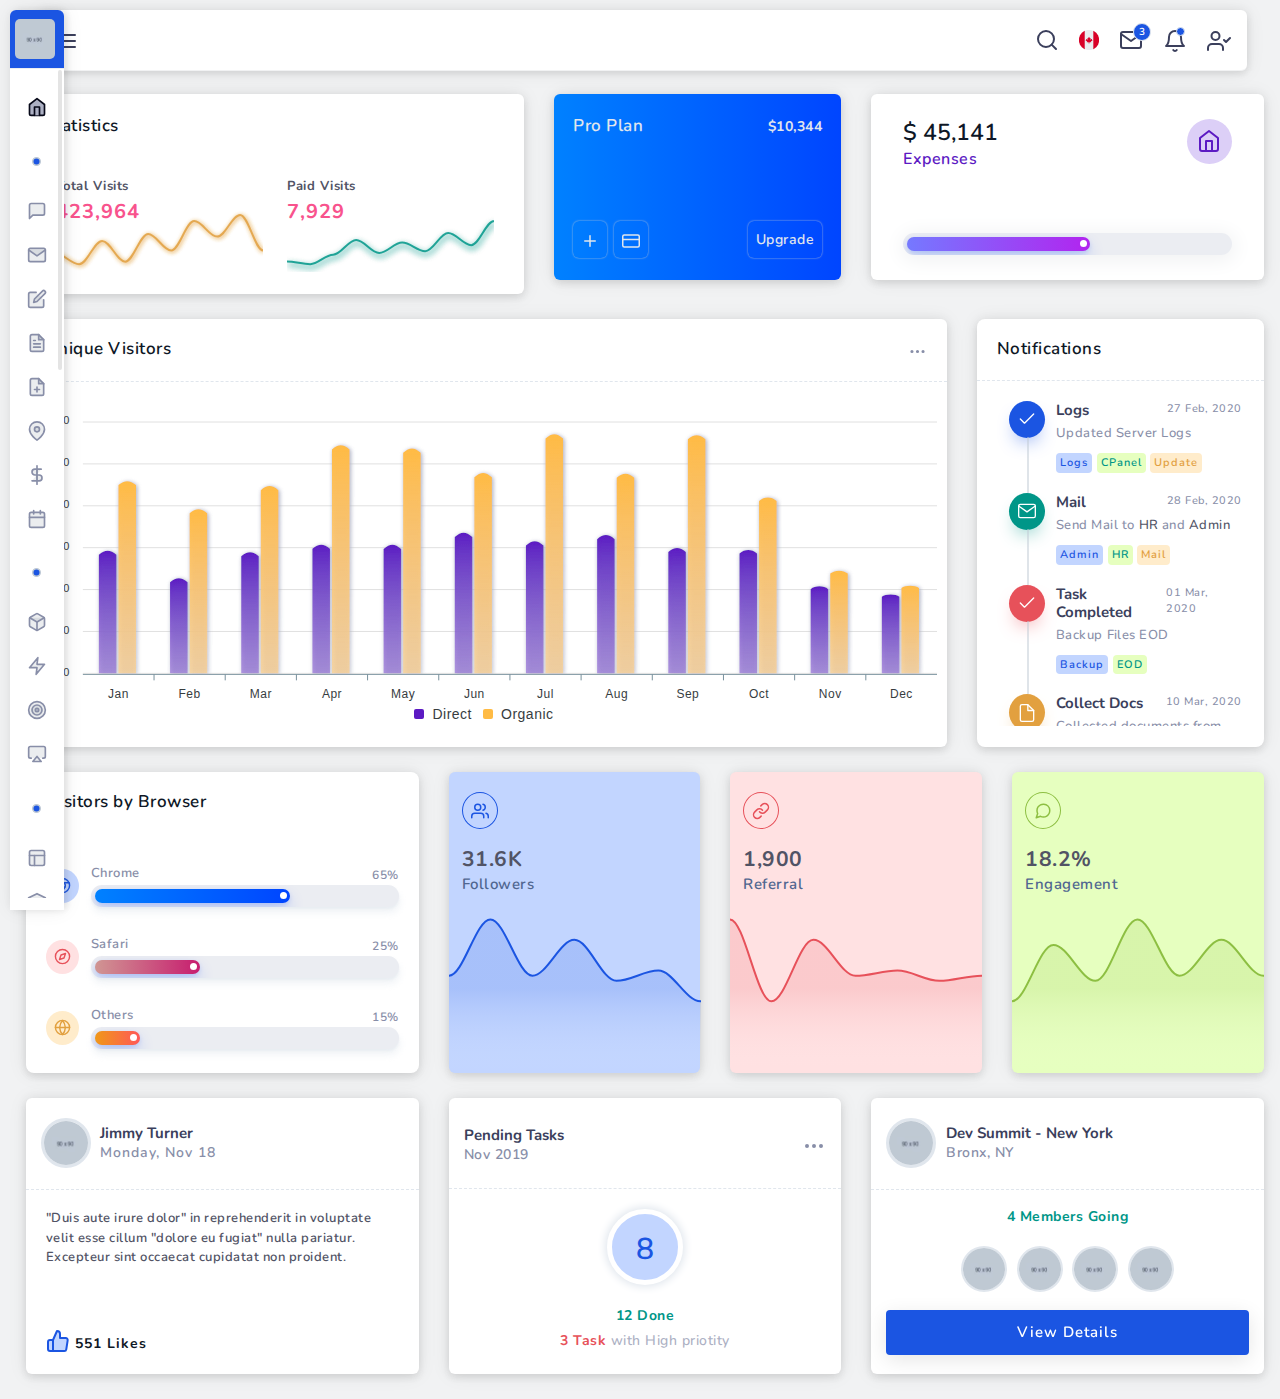
<file: app/index.html>
<!DOCTYPE html>
<html lang="en">
<head>
    <meta charset="utf-8">
    <meta http-equiv="X-UA-Compatible" content="IE=edge">
    <meta name="viewport" content="width=device-width, initial-scale=1, maximum-scale=1, shrink-to-fit=no">
    <title>CORK Admin - Multipurpose Bootstrap Dashboard Template </title>
    <link rel="icon" type="image/x-icon" href="assets/img/favicon.ico"/>
    <link href="assets/css/loader.css" rel="stylesheet" type="text/css" />
    <script src="assets/js/loader.js"></script>

    <!-- BEGIN GLOBAL MANDATORY STYLES -->
    <link href="https://fonts.googleapis.com/css?family=Nunito:400,600,700" rel="stylesheet">
    <link href="bootstrap/css/bootstrap.min.css" rel="stylesheet" type="text/css" />
    <link href="assets/css/plugins.css" rel="stylesheet" type="text/css" />
    <!-- END GLOBAL MANDATORY STYLES -->

    <!-- BEGIN PAGE LEVEL PLUGINS/CUSTOM STYLES -->
    <link href="plugins/apex/apexcharts.css" rel="stylesheet" type="text/css">
    <link href="assets/css/dashboard/dash_1.css" rel="stylesheet" type="text/css" />
    <!-- END PAGE LEVEL PLUGINS/CUSTOM STYLES -->

</head>
<body class="alt-menu sidebar-noneoverflow">
    <!-- BEGIN LOADER -->
    <div id="load_screen"> <div class="loader"> <div class="loader-content">
        <div class="spinner-grow align-self-center"></div>
    </div></div></div>
    <!--  END LOADER -->

    <!--  BEGIN NAVBAR  -->
    <div class="header-container fixed-top">
        <header class="header navbar navbar-expand-sm expand-header">
            <a href="javascript:void(0);" class="sidebarCollapse" data-placement="bottom"><svg xmlns="http://www.w3.org/2000/svg" width="24" height="24" viewBox="0 0 24 24" fill="none" stroke="currentColor" stroke-width="2" stroke-linecap="round" stroke-linejoin="round" class="feather feather-menu"><line x1="3" y1="12" x2="21" y2="12"></line><line x1="3" y1="6" x2="21" y2="6"></line><line x1="3" y1="18" x2="21" y2="18"></line></svg></a>

            <ul class="navbar-item flex-row ml-auto">

                <li class="nav-item align-self-center search-animated">
                    <svg xmlns="http://www.w3.org/2000/svg" width="24" height="24" viewBox="0 0 24 24" fill="none" stroke="currentColor" stroke-width="2" stroke-linecap="round" stroke-linejoin="round" class="feather feather-search toggle-search"><circle cx="11" cy="11" r="8"></circle><line x1="21" y1="21" x2="16.65" y2="16.65"></line></svg>
                    <form class="form-inline search-full form-inline search" role="search">
                        <div class="search-bar">
                            <input type="text" class="form-control search-form-control  ml-lg-auto" placeholder="Search...">
                        </div>
                    </form>
                </li>

                <li class="nav-item dropdown language-dropdown">
                    <a href="javascript:void(0);" class="nav-link dropdown-toggle" id="language-dropdown" data-toggle="dropdown" aria-haspopup="true" aria-expanded="false">
                        <img src="assets/img/ca.png" class="flag-width" alt="flag">
                    </a>
                    <div class="dropdown-menu position-absolute" aria-labelledby="language-dropdown">
                        <a class="dropdown-item d-flex" href="javascript:void(0);"><img src="assets/img/de.png" class="flag-width" alt="flag"> <span class="align-self-center">&nbsp;German</span></a>
                        <a class="dropdown-item d-flex" href="javascript:void(0);"><img src="assets/img/jp.png" class="flag-width" alt="flag"> <span class="align-self-center">&nbsp;Japanese</span></a>
                        <a class="dropdown-item d-flex" href="javascript:void(0);"><img src="assets/img/fr.png" class="flag-width" alt="flag"> <span class="align-self-center">&nbsp;French</span></a>
                        <a class="dropdown-item d-flex" href="javascript:void(0);"><img src="assets/img/ca.png" class="flag-width" alt="flag"> <span class="align-self-center">&nbsp;English</span></a>
                    </div>
                </li>
                
                <li class="nav-item dropdown message-dropdown">
                    <a href="javascript:void(0);" class="nav-link dropdown-toggle" id="messageDropdown" data-toggle="dropdown" aria-haspopup="true" aria-expanded="false">
                        <svg xmlns="http://www.w3.org/2000/svg" width="24" height="24" viewBox="0 0 24 24" fill="none" stroke="currentColor" stroke-width="2" stroke-linecap="round" stroke-linejoin="round" class="feather feather-mail"><path d="M4 4h16c1.1 0 2 .9 2 2v12c0 1.1-.9 2-2 2H4c-1.1 0-2-.9-2-2V6c0-1.1.9-2 2-2z"></path><polyline points="22,6 12,13 2,6"></polyline></svg><span class="badge badge-primary">3</span>
                    </a>
                    <div class="dropdown-menu position-absolute e-animated e-fadeInUp" aria-labelledby="messageDropdown">
                        <div class="">
                            <a class="dropdown-item">
                                <div class="">
                                    <div class="media notification-new">
                                        <div class="notification-icon">
                                            <div class="icon-svg mr-3">
                                                <svg xmlns="http://www.w3.org/2000/svg" width="24" height="24" viewBox="0 0 24 24" fill="none" stroke="currentColor" stroke-width="2" stroke-linecap="round" stroke-linejoin="round" class="feather feather-message-square"><path d="M21 15a2 2 0 0 1-2 2H7l-4 4V5a2 2 0 0 1 2-2h14a2 2 0 0 1 2 2z"></path></svg>
                                            </div>
                                        </div>
                                        <div class="media-body">
                                                <p class="meta-title mr-3">5 messages for group</p>
                                                <p class="message-text">Kelly, Amy, Shaun</p>
                                                <p class="meta-time align-self-center mb-0">Yesterday</p>
                                        </div>
                                    </div>
                                </div>
                            </a>
                            <a class="dropdown-item">
                                <div class="">
                                    <div class="media notification-new">
                                        <div class="usr-profile-img mr-3">
                                            <div class="user-profile">
                                                <div class="">KY</div>
                                            </div>
                                        </div>
                                        <div class="media-body">
                                                <p class="meta-user-name mr-3">Kara Young</p>
                                                <p class="message-text">Some quick example text to build the notification ..</p>
                                                <p class="meta-time align-self-center mb-0">2 hours ago</p>
                                        </div>
                                    </div>
                                </div>
                            </a>
                            <a class="dropdown-item">
                                <div class="">
                                    <div class="media notification-new">
                                        <div class="notification-icon">
                                            <div class="icon-svg mr-3">
                                                <svg xmlns="http://www.w3.org/2000/svg" width="24" height="24" viewBox="0 0 24 24" fill="none" stroke="currentColor" stroke-width="2" stroke-linecap="round" stroke-linejoin="round" class="feather feather-mail"><path d="M4 4h16c1.1 0 2 .9 2 2v12c0 1.1-.9 2-2 2H4c-1.1 0-2-.9-2-2V6c0-1.1.9-2 2-2z"></path><polyline points="22,6 12,13 2,6"></polyline></svg>
                                            </div>
                                        </div>
                                        <div class="media-body">
                                                <p class="meta-title mr-3">1 new email</p>
                                                <p class="message-text">Anderson.Daisy@mail.com</p>
                                                <p class="meta-time align-self-center mb-0">Yesterday</p>
                                        </div>
                                    </div>
                                </div>
                            </a>
                        </div>
                    </div>
                </li>

                <li class="nav-item dropdown notification-dropdown">
                    <a href="javascript:void(0);" class="nav-link dropdown-toggle" id="notificationDropdown" data-toggle="dropdown" aria-haspopup="true" aria-expanded="false">
                        <svg xmlns="http://www.w3.org/2000/svg" width="24" height="24" viewBox="0 0 24 24" fill="none" stroke="currentColor" stroke-width="2" stroke-linecap="round" stroke-linejoin="round" class="feather feather-bell"><path d="M18 8A6 6 0 0 0 6 8c0 7-3 9-3 9h18s-3-2-3-9"></path><path d="M13.73 21a2 2 0 0 1-3.46 0"></path></svg><span class="badge badge-success"></span>
                    </a>
                    <div class="dropdown-menu position-absolute e-animated e-fadeInUp" aria-labelledby="notificationDropdown">
                        <div class="notification-scroll">

                            <div class="dropdown-item">
                                <div class="media">
                                    <svg xmlns="http://www.w3.org/2000/svg" width="24" height="24" viewBox="0 0 24 24" fill="none" stroke="currentColor" stroke-width="2" stroke-linecap="round" stroke-linejoin="round" class="feather feather-message-square"><path d="M21 15a2 2 0 0 1-2 2H7l-4 4V5a2 2 0 0 1 2-2h14a2 2 0 0 1 2 2z"></path></svg>
                                    <div class="media-body">
                                        <div class="notification-para"><span class="user-name">Shaun Park</span> commented on your post.</div>
                                        <div class="notification-meta-time">5 mins ago</div>
                                    </div>
                                </div>
                            </div>

                            <div class="dropdown-item">
                                <div class="media">                                    
                                    <svg xmlns="http://www.w3.org/2000/svg" width="24" height="24" viewBox="0 0 24 24" fill="none" stroke="currentColor" stroke-width="2" stroke-linecap="round" stroke-linejoin="round" class="feather feather-thumbs-up"><path d="M14 9V5a3 3 0 0 0-3-3l-4 9v11h11.28a2 2 0 0 0 2-1.7l1.38-9a2 2 0 0 0-2-2.3zM7 22H4a2 2 0 0 1-2-2v-7a2 2 0 0 1 2-2h3"></path></svg>
                                    <div class="media-body">
                                        <div class="notification-para"><span class="user-name">Kelly Young</span> likes your photo</div>
                                        <div class="notification-meta-time">8 mins ago</div>
                                    </div>
                                </div>
                            </div>

                            <div class="dropdown-item">
                                <div class="media">
                                    <svg xmlns="http://www.w3.org/2000/svg" width="24" height="24" viewBox="0 0 24 24" fill="none" stroke="currentColor" stroke-width="2" stroke-linecap="round" stroke-linejoin="round" class="feather feather-send"><line x1="22" y1="2" x2="11" y2="13"></line><polygon points="22 2 15 22 11 13 2 9 22 2"></polygon></svg>
                                    <div class="media-body">
                                        <div class="notification-para">Invitation successfully sent to <span class="user-name">Amy Diaz</span></div>
                                        <div class="notification-meta-time">10 mins ago</div>
                                    </div>
                                </div>
                            </div>
                        </div>
                    </div>
                </li>

                <li class="nav-item dropdown user-profile-dropdown  order-lg-0 order-1">
                    <a href="javascript:void(0);" class="nav-link dropdown-toggle user" id="userProfileDropdown" data-toggle="dropdown" aria-haspopup="true" aria-expanded="false">
                        <svg xmlns="http://www.w3.org/2000/svg" width="24" height="24" viewBox="0 0 24 24" fill="none" stroke="currentColor" stroke-width="2" stroke-linecap="round" stroke-linejoin="round" class="feather feather-user-check"><path d="M16 21v-2a4 4 0 0 0-4-4H5a4 4 0 0 0-4 4v2"></path><circle cx="8.5" cy="7" r="4"></circle><polyline points="17 11 19 13 23 9"></polyline></svg>
                    </a>
                    <div class="dropdown-menu position-absolute e-animated e-fadeInUp" aria-labelledby="userProfileDropdown">
                        <div class="user-profile-section">                            
                            <div class="media mx-auto">
                                <img src="assets/img/90x90.jpg" class="img-fluid mr-2" alt="avatar">
                                <div class="media-body">
                                    <h5>Alan Green</h5>
                                    <p>Web Developer</p>
                                </div>
                            </div>
                        </div>
                        <div class="dropdown-item">
                            <a href="user_profile.html">
                                <svg xmlns="http://www.w3.org/2000/svg" width="24" height="24" viewBox="0 0 24 24" fill="none" stroke="currentColor" stroke-width="2" stroke-linecap="round" stroke-linejoin="round" class="feather feather-user"><path d="M20 21v-2a4 4 0 0 0-4-4H8a4 4 0 0 0-4 4v2"></path><circle cx="12" cy="7" r="4"></circle></svg> <span>My Profile</span>
                            </a>
                        </div>
                        <div class="dropdown-item">
                            <a href="apps_mailbox.html">
                                <svg xmlns="http://www.w3.org/2000/svg" width="24" height="24" viewBox="0 0 24 24" fill="none" stroke="currentColor" stroke-width="2" stroke-linecap="round" stroke-linejoin="round" class="feather feather-inbox"><polyline points="22 12 16 12 14 15 10 15 8 12 2 12"></polyline><path d="M5.45 5.11L2 12v6a2 2 0 0 0 2 2h16a2 2 0 0 0 2-2v-6l-3.45-6.89A2 2 0 0 0 16.76 4H7.24a2 2 0 0 0-1.79 1.11z"></path></svg> <span>My Inbox</span>
                            </a>
                        </div>
                        <div class="dropdown-item">
                            <a href="auth_lockscreen.html">
                                <svg xmlns="http://www.w3.org/2000/svg" width="24" height="24" viewBox="0 0 24 24" fill="none" stroke="currentColor" stroke-width="2" stroke-linecap="round" stroke-linejoin="round" class="feather feather-lock"><rect x="3" y="11" width="18" height="11" rx="2" ry="2"></rect><path d="M7 11V7a5 5 0 0 1 10 0v4"></path></svg> <span>Lock Screen</span>
                            </a>
                        </div>
                        <div class="dropdown-item">
                            <a href="auth_login.html">
                                <svg xmlns="http://www.w3.org/2000/svg" width="24" height="24" viewBox="0 0 24 24" fill="none" stroke="currentColor" stroke-width="2" stroke-linecap="round" stroke-linejoin="round" class="feather feather-log-out"><path d="M9 21H5a2 2 0 0 1-2-2V5a2 2 0 0 1 2-2h4"></path><polyline points="16 17 21 12 16 7"></polyline><line x1="21" y1="12" x2="9" y2="12"></line></svg> <span>Log Out</span>
                            </a>
                        </div>
                    </div>
                </li>
            </ul>
        </header>
    </div>
    <!--  END NAVBAR  -->

    <!--  BEGIN MAIN CONTAINER  -->
    <div class="main-container sidebar-closed sbar-open" id="container">

        <div class="overlay"></div>
        <div class="cs-overlay"></div>
        <div class="search-overlay"></div>

        <!--  BEGIN SIDEBAR  -->
        <div class="sidebar-wrapper sidebar-theme">
            
            <nav id="sidebar">

                <ul class="navbar-nav theme-brand flex-row  text-center">
                    <li class="nav-item theme-logo">
                        <a href="index.html">
                            <img src="assets/img/90x90.jpg" class="navbar-logo" alt="logo">
                        </a>
                    </li>
                    <li class="nav-item theme-text">
                        <a href="index.html" class="nav-link"> CORK </a>
                    </li>
                </ul>

                <ul class="list-unstyled menu-categories" id="accordionExample">
                    <li class="menu active">
                        <a href="#dashboard" data-toggle="collapse" aria-expanded="true" class="dropdown-toggle">
                            <div class="">
                                <svg xmlns="http://www.w3.org/2000/svg" width="24" height="24" viewBox="0 0 24 24" fill="none" stroke="currentColor" stroke-width="2" stroke-linecap="round" stroke-linejoin="round" class="feather feather-home"><path d="M3 9l9-7 9 7v11a2 2 0 0 1-2 2H5a2 2 0 0 1-2-2z"></path><polyline points="9 22 9 12 15 12 15 22"></polyline></svg>
                                <span>Dashboard</span>
                            </div>
                            <div>
                                <svg xmlns="http://www.w3.org/2000/svg" width="24" height="24" viewBox="0 0 24 24" fill="none" stroke="currentColor" stroke-width="2" stroke-linecap="round" stroke-linejoin="round" class="feather feather-chevron-right"><polyline points="9 18 15 12 9 6"></polyline></svg>
                            </div>
                        </a>
                        <ul class="collapse submenu recent-submenu mini-recent-submenu list-unstyled show" id="dashboard" data-parent="#accordionExample">
                            <li class="active">
                                <a href="index.html"> Analytics </a>
                            </li>
                            <li>
                                <a href="index2.html"> Sales </a>
                            </li>
                        </ul>
                    </li>

                    <li class="menu menu-heading">
                        <div class="heading"><svg xmlns="http://www.w3.org/2000/svg" width="24" height="24" viewBox="0 0 24 24" fill="none" stroke="currentColor" stroke-width="2" stroke-linecap="round" stroke-linejoin="round" class="feather feather-circle"><circle cx="12" cy="12" r="10"></circle></svg><span>Apps</span></div>
                    </li>

                    <li class="menu">
                        <a href="apps_chat.html" aria-expanded="false" class="dropdown-toggle">
                            <div class="">
                                <svg xmlns="http://www.w3.org/2000/svg" width="24" height="24" viewBox="0 0 24 24" fill="none" stroke="currentColor" stroke-width="2" stroke-linecap="round" stroke-linejoin="round" class="feather feather-message-square"><path d="M21 15a2 2 0 0 1-2 2H7l-4 4V5a2 2 0 0 1 2-2h14a2 2 0 0 1 2 2z"></path></svg>
                                <span>Chat</span>
                            </div>
                        </a>
                    </li>

                    <li class="menu">
                        <a href="apps_mailbox.html" aria-expanded="false" class="dropdown-toggle">
                            <div class="">
                                <svg xmlns="http://www.w3.org/2000/svg" width="24" height="24" viewBox="0 0 24 24" fill="none" stroke="currentColor" stroke-width="2" stroke-linecap="round" stroke-linejoin="round" class="feather feather-mail"><path d="M4 4h16c1.1 0 2 .9 2 2v12c0 1.1-.9 2-2 2H4c-1.1 0-2-.9-2-2V6c0-1.1.9-2 2-2z"></path><polyline points="22,6 12,13 2,6"></polyline></svg>
                                <span>Mailbox</span>
                            </div>
                        </a>
                    </li>

                    <li class="menu">
                        <a href="apps_todoList.html" aria-expanded="false" class="dropdown-toggle">
                            <div class="">
                                <svg xmlns="http://www.w3.org/2000/svg" width="24" height="24" viewBox="0 0 24 24" fill="none" stroke="currentColor" stroke-width="2" stroke-linecap="round" stroke-linejoin="round" class="feather feather-edit"><path d="M11 4H4a2 2 0 0 0-2 2v14a2 2 0 0 0 2 2h14a2 2 0 0 0 2-2v-7"></path><path d="M18.5 2.5a2.121 2.121 0 0 1 3 3L12 15l-4 1 1-4 9.5-9.5z"></path></svg>
                                <span>Todo List</span>
                            </div>
                        </a>
                    </li>

                    <li class="menu">
                        <a href="apps_notes.html" aria-expanded="false" class="dropdown-toggle">
                            <div class="">
                                <svg xmlns="http://www.w3.org/2000/svg" width="24" height="24" viewBox="0 0 24 24" fill="none" stroke="currentColor" stroke-width="2" stroke-linecap="round" stroke-linejoin="round" class="feather feather-file-text"><path d="M14 2H6a2 2 0 0 0-2 2v16a2 2 0 0 0 2 2h12a2 2 0 0 0 2-2V8z"></path><polyline points="14 2 14 8 20 8"></polyline><line x1="16" y1="13" x2="8" y2="13"></line><line x1="16" y1="17" x2="8" y2="17"></line><polyline points="10 9 9 9 8 9"></polyline></svg>
                                <span>Notes</span>
                            </div>
                        </a>
                    </li>

                    <li class="menu">
                        <a href="apps_scrumboard.html" aria-expanded="false" class="dropdown-toggle">
                            <div class="">
                                <svg xmlns="http://www.w3.org/2000/svg" width="24" height="24" viewBox="0 0 24 24" fill="none" stroke="currentColor" stroke-width="2" stroke-linecap="round" stroke-linejoin="round" class="feather feather-file-plus"><path d="M14 2H6a2 2 0 0 0-2 2v16a2 2 0 0 0 2 2h12a2 2 0 0 0 2-2V8z"></path><polyline points="14 2 14 8 20 8"></polyline><line x1="12" y1="18" x2="12" y2="12"></line><line x1="9" y1="15" x2="15" y2="15"></line></svg>
                                <span>Scrumboard</span>
                            </div>
                        </a>
                    </li>

                    <li class="menu">
                        <a href="apps_contacts.html" aria-expanded="false" class="dropdown-toggle">
                            <div class="">
                                <svg xmlns="http://www.w3.org/2000/svg" width="24" height="24" viewBox="0 0 24 24" fill="none" stroke="currentColor" stroke-width="2" stroke-linecap="round" stroke-linejoin="round" class="feather feather-map-pin"><path d="M21 10c0 7-9 13-9 13s-9-6-9-13a9 9 0 0 1 18 0z"></path><circle cx="12" cy="10" r="3"></circle></svg>
                                <span>Contacts</span>
                            </div>
                        </a>
                    </li>

                    <li class="menu">
                        <a href="apps_invoice.html" aria-expanded="false" class="dropdown-toggle">
                            <div class="">
                                <svg xmlns="http://www.w3.org/2000/svg" width="24" height="24" viewBox="0 0 24 24" fill="none" stroke="currentColor" stroke-width="2" stroke-linecap="round" stroke-linejoin="round" class="feather feather-dollar-sign"><line x1="12" y1="1" x2="12" y2="23"></line><path d="M17 5H9.5a3.5 3.5 0 0 0 0 7h5a3.5 3.5 0 0 1 0 7H6"></path></svg>
                                <span>Invoice List</span>
                            </div>
                        </a>
                    </li>

                    <li class="menu">
                        <a href="apps_calendar.html" aria-expanded="false" class="dropdown-toggle">
                            <div class="">
                                <svg xmlns="http://www.w3.org/2000/svg" width="24" height="24" viewBox="0 0 24 24" fill="none" stroke="currentColor" stroke-width="2" stroke-linecap="round" stroke-linejoin="round" class="feather feather-calendar"><rect x="3" y="4" width="18" height="18" rx="2" ry="2"></rect><line x1="16" y1="2" x2="16" y2="6"></line><line x1="8" y1="2" x2="8" y2="6"></line><line x1="3" y1="10" x2="21" y2="10"></line></svg>
                                <span>Calendar</span>
                            </div>
                        </a>
                    </li>

                    <li class="menu menu-heading">
                        <div class="heading"><svg xmlns="http://www.w3.org/2000/svg" width="24" height="24" viewBox="0 0 24 24" fill="none" stroke="currentColor" stroke-width="2" stroke-linecap="round" stroke-linejoin="round" class="feather feather-circle"><circle cx="12" cy="12" r="10"></circle></svg><span>USER INTERFACE</span></div>
                    </li>

                    <li class="menu">
                        <a href="#components" data-toggle="collapse" aria-expanded="false" class="dropdown-toggle">
                            <div class="">
                                <svg xmlns="http://www.w3.org/2000/svg" width="24" height="24" viewBox="0 0 24 24" fill="none" stroke="currentColor" stroke-width="2" stroke-linecap="round" stroke-linejoin="round" class="feather feather-box"><path d="M21 16V8a2 2 0 0 0-1-1.73l-7-4a2 2 0 0 0-2 0l-7 4A2 2 0 0 0 3 8v8a2 2 0 0 0 1 1.73l7 4a2 2 0 0 0 2 0l7-4A2 2 0 0 0 21 16z"></path><polyline points="3.27 6.96 12 12.01 20.73 6.96"></polyline><line x1="12" y1="22.08" x2="12" y2="12"></line></svg>
                                <span>Components</span>
                            </div>
                            <div>
                                <svg xmlns="http://www.w3.org/2000/svg" width="24" height="24" viewBox="0 0 24 24" fill="none" stroke="currentColor" stroke-width="2" stroke-linecap="round" stroke-linejoin="round" class="feather feather-chevron-right"><polyline points="9 18 15 12 9 6"></polyline></svg>
                            </div>
                        </a>
                        <ul class="collapse submenu list-unstyled" id="components" data-parent="#accordionExample">
                            <li>
                                <a href="component_tabs.html"> Tabs </a>
                            </li>
                            <li>
                                <a href="component_accordion.html"> Accordions  </a>
                            </li>
                            <li>
                                <a href="component_modal.html"> Modals </a>
                            </li>                            
                            <li>
                                <a href="component_cards.html"> Cards </a>
                            </li>
                            <li>
                                <a href="component_bootstrap_carousel.html">Carousel</a>
                            </li>
                            <li>
                                <a href="component_blockui.html"> Block UI </a>
                            </li>
                            <li>
                                <a href="component_countdown.html"> Countdown </a>
                            </li>
                            <li>
                                <a href="component_counter.html"> Counter </a>
                            </li>
                            <li>
                                <a href="component_sweetalert.html"> Sweet Alerts </a>
                            </li>
                            <li>
                                <a href="component_timeline.html"> Timeline </a>
                            </li>
                            <li>
                                <a href="component_snackbar.html"> Notifications </a>
                            </li>
                            <li>
                                <a href="component_session_timeout.html"> Session Timeout </a>
                            </li>
                            <li>
                                <a href="component_media_object.html"> Media Object </a>
                            </li>
                            <li>
                                <a href="component_list_group.html"> List Group </a>
                            </li>
                            <li>
                                <a href="component_pricing_table.html"> Pricing Tables </a>
                            </li>
                            <li>
                                <a href="component_lightbox.html"> Lightbox </a>
                            </li>
                        </ul>
                    </li>


                    <li class="menu">
                        <a href="#elements" data-toggle="collapse" aria-expanded="false" class="dropdown-toggle">
                            <div class="">
                                <svg xmlns="http://www.w3.org/2000/svg" width="24" height="24" viewBox="0 0 24 24" fill="none" stroke="currentColor" stroke-width="2" stroke-linecap="round" stroke-linejoin="round" class="feather feather-zap"><polygon points="13 2 3 14 12 14 11 22 21 10 12 10 13 2"></polygon></svg>
                                <span>Elements</span>
                            </div>
                            <div>
                                <svg xmlns="http://www.w3.org/2000/svg" width="24" height="24" viewBox="0 0 24 24" fill="none" stroke="currentColor" stroke-width="2" stroke-linecap="round" stroke-linejoin="round" class="feather feather-chevron-right"><polyline points="9 18 15 12 9 6"></polyline></svg>
                            </div>
                        </a>
                        <ul class="collapse submenu list-unstyled" id="elements" data-parent="#accordionExample">
                            <li>
                                <a href="element_alerts.html"> Alerts </a>
                            </li>
                            <li>
                                <a href="element_avatar.html"> Avatar </a>
                            </li>
                            <li>
                                <a href="element_badges.html"> Badges </a>
                            </li>
                            <li>
                                <a href="element_breadcrumbs.html"> Breadcrumbs </a>
                            </li>                            
                            <li>
                                <a href="element_buttons.html"> Buttons </a>
                            </li>
                            <li>
                                <a href="element_buttons_group.html"> Button Groups </a>
                            </li>
                            <li>
                                <a href="element_color_library.html"> Color Library </a>
                            </li>
                            <li>
                                <a href="element_dropdown.html"> Dropdown </a>
                            </li>
                            <li>
                                <a href="element_infobox.html"> Infobox </a>
                            </li>
                            <li>
                                <a href="element_jumbotron.html"> Jumbotron </a>
                            </li>
                            <li>
                                <a href="element_loader.html"> Loader </a>
                            </li>
                            <li>
                                <a href="element_pagination.html"> Pagination </a>
                            </li>
                            <li>
                                <a href="element_popovers.html"> Popovers </a>
                            </li>
                            <li>
                                <a href="element_progress_bar.html"> Progress Bar </a>
                            </li>
                            <li>
                                <a href="element_search.html"> Search </a>
                            </li>
                            <li>
                                <a href="element_tooltips.html"> Tooltips </a>
                            </li>
                            <li>
                                <a href="element_treeview.html"> Treeview </a>
                            </li>
                            <li>
                                <a href="element_typography.html"> Typography </a>
                            </li>
                        </ul>
                    </li>

                    <li class="menu">
                        <a href="fonticons.html" aria-expanded="false" class="dropdown-toggle">
                            <div class="">
                                <svg xmlns="http://www.w3.org/2000/svg" width="24" height="24" viewBox="0 0 24 24" fill="none" stroke="currentColor" stroke-width="2" stroke-linecap="round" stroke-linejoin="round" class="feather feather-target"><circle cx="12" cy="12" r="10"></circle><circle cx="12" cy="12" r="6"></circle><circle cx="12" cy="12" r="2"></circle></svg>
                                <span>Font Icons</span>
                            </div>
                        </a>
                    </li>

                    <li class="menu">
                        <a href="widgets.html" aria-expanded="false" class="dropdown-toggle">
                            <div class="">
                                <svg xmlns="http://www.w3.org/2000/svg" width="24" height="24" viewBox="0 0 24 24" fill="none" stroke="currentColor" stroke-width="2" stroke-linecap="round" stroke-linejoin="round" class="feather feather-airplay"><path d="M5 17H4a2 2 0 0 1-2-2V5a2 2 0 0 1 2-2h16a2 2 0 0 1 2 2v10a2 2 0 0 1-2 2h-1"></path><polygon points="12 15 17 21 7 21 12 15"></polygon></svg>
                                <span>Widgets</span>
                            </div>
                        </a>
                    </li>

                    <li class="menu menu-heading">
                        <div class="heading"><svg xmlns="http://www.w3.org/2000/svg" width="24" height="24" viewBox="0 0 24 24" fill="none" stroke="currentColor" stroke-width="2" stroke-linecap="round" stroke-linejoin="round" class="feather feather-circle"><circle cx="12" cy="12" r="10"></circle></svg><span>TABLES AND FORMS</span></div>
                    </li>

                    <li class="menu">
                        <a href="table_basic.html" aria-expanded="false" class="dropdown-toggle">
                            <div class="">
                                <svg xmlns="http://www.w3.org/2000/svg" width="24" height="24" viewBox="0 0 24 24" fill="none" stroke="currentColor" stroke-width="2" stroke-linecap="round" stroke-linejoin="round" class="feather feather-layout"><rect x="3" y="3" width="18" height="18" rx="2" ry="2"></rect><line x1="3" y1="9" x2="21" y2="9"></line><line x1="9" y1="21" x2="9" y2="9"></line></svg>
                                <span>Tables</span>
                            </div>
                        </a>
                    </li>

                    <li class="menu">
                        <a href="#datatables" data-toggle="collapse" aria-expanded="false" class="dropdown-toggle">
                            <div class="">
                                <svg xmlns="http://www.w3.org/2000/svg" width="24" height="24" viewBox="0 0 24 24" fill="none" stroke="currentColor" stroke-width="2" stroke-linecap="round" stroke-linejoin="round" class="feather feather-layers"><polygon points="12 2 2 7 12 12 22 7 12 2"></polygon><polyline points="2 17 12 22 22 17"></polyline><polyline points="2 12 12 17 22 12"></polyline></svg>
                                <span>DataTables</span>
                            </div>
                            <div>
                                <svg xmlns="http://www.w3.org/2000/svg" width="24" height="24" viewBox="0 0 24 24" fill="none" stroke="currentColor" stroke-width="2" stroke-linecap="round" stroke-linejoin="round" class="feather feather-chevron-right"><polyline points="9 18 15 12 9 6"></polyline></svg>
                            </div>
                        </a>
                        <ul class="collapse submenu list-unstyled" id="datatables" data-parent="#accordionExample">
                            <li>
                                <a href="table_dt_basic.html"> Basic </a>
                            </li>
                            <li>
                                <a href="table_dt_basic-dark.html"> Dark </a>
                            </li>
                            <li>
                                <a href="table_dt_ordering_sorting.html"> Order Sorting </a>
                            </li>
                            <li>
                                <a href="table_dt_multi-column_ordering.html"> Multi-Column </a>
                            </li>
                            <li>
                                <a href="table_dt_multiple_tables.html"> Multiple Tables</a>
                            </li>
                            <li>
                                <a href="table_dt_alternative_pagination.html"> Alt. Pagination</a>
                            </li>
                            <li>
                                <a href="table_dt_custom.html"> Custom </a>
                            </li>
                            <li>
                                <a href="table_dt_range_search.html"> Range Search </a>
                            </li>
                            <li>
                                <a href="table_dt_html5.html"> HTML5 Export </a>
                            </li>
                            <li>
                                <a href="table_dt_live_dom_ordering.html"> Live DOM ordering </a>
                            </li>
                            <li>
                                <a href="table_dt_miscellaneous.html"> Miscellaneous </a>
                            </li>
                        </ul>
                    </li>

                    <li class="menu">
                        <a href="#forms" data-toggle="collapse" aria-expanded="false" class="dropdown-toggle">
                            <div class="">
                                <svg xmlns="http://www.w3.org/2000/svg" width="24" height="24" viewBox="0 0 24 24" fill="none" stroke="currentColor" stroke-width="2" stroke-linecap="round" stroke-linejoin="round" class="feather feather-clipboard"><path d="M16 4h2a2 2 0 0 1 2 2v14a2 2 0 0 1-2 2H6a2 2 0 0 1-2-2V6a2 2 0 0 1 2-2h2"></path><rect x="8" y="2" width="8" height="4" rx="1" ry="1"></rect></svg>
                                <span>Forms</span>
                            </div>
                            <div>
                                <svg xmlns="http://www.w3.org/2000/svg" width="24" height="24" viewBox="0 0 24 24" fill="none" stroke="currentColor" stroke-width="2" stroke-linecap="round" stroke-linejoin="round" class="feather feather-chevron-right"><polyline points="9 18 15 12 9 6"></polyline></svg>
                            </div>
                        </a>
                        <ul class="collapse submenu list-unstyled" id="forms" data-parent="#accordionExample">
                            <li>
                                <a href="form_bootstrap_basic.html"> Basic </a>
                            </li>
                            <li>
                                <a href="form_input_group_basic.html"> Input Group </a>
                            </li>
                            <li>
                                <a href="form_layouts.html"> Layouts </a>
                            </li>
                            <li>
                                <a href="form_validation.html"> Validation </a>
                            </li>
                            <li>
                                <a href="form_input_mask.html"> Input Mask </a>
                            </li>
                            <li>
                                <a href="form_bootstrap_select.html"> Bootstrap Select </a>
                            </li>
                            <li>
                                <a href="form_select2.html"> Select2 </a>
                            </li>
                            <li>
                                <a href="form_bootstrap_touchspin.html"> TouchSpin </a>
                            </li>
                            <li>
                                <a href="form_maxlength.html"> Maxlength </a>
                            </li>                          
                            <li>
                                <a href="form_checkbox_radio.html"> Checkbox &amp; Radio </a>
                            </li>                            
                            <li>
                                <a href="form_switches.html"> Switches </a>
                            </li>
                            <li>
                                <a href="form_wizard.html"> Wizards </a>
                            </li>
                            <li>
                                <a href="form_fileupload.html"> File Upload </a>
                            </li>
                            <li>
                                <a href="form_quill.html"> Quill Editor </a>
                            </li>
                            <li>
                                <a href="form_markdown.html"> Markdown Editor </a>
                            </li>
                            <li>
                                <a href="form_date_range_picker.html"> Date &amp; Range Picker </a>
                            </li>
                            <li>
                                <a href="form_clipboard.html"> Clipboard </a>
                            </li>
                            <li>
                                <a href="form_typeahead.html"> Typeahead </a>
                            </li>
                        </ul>
                    </li>
                    
                    <li class="menu menu-heading">
                        <div class="heading"><svg xmlns="http://www.w3.org/2000/svg" width="24" height="24" viewBox="0 0 24 24" fill="none" stroke="currentColor" stroke-width="2" stroke-linecap="round" stroke-linejoin="round" class="feather feather-circle"><circle cx="12" cy="12" r="10"></circle></svg><span>USER AND PAGES</span></div>
                    </li>                    

                    <li class="menu">
                        <a href="#users" data-toggle="collapse" aria-expanded="false" class="dropdown-toggle">
                            <div class="">
                                <svg xmlns="http://www.w3.org/2000/svg" width="24" height="24" viewBox="0 0 24 24" fill="none" stroke="currentColor" stroke-width="2" stroke-linecap="round" stroke-linejoin="round" class="feather feather-users"><path d="M17 21v-2a4 4 0 0 0-4-4H5a4 4 0 0 0-4 4v2"></path><circle cx="9" cy="7" r="4"></circle><path d="M23 21v-2a4 4 0 0 0-3-3.87"></path><path d="M16 3.13a4 4 0 0 1 0 7.75"></path></svg>
                                <span>Users</span>
                            </div>
                            <div>
                                <svg xmlns="http://www.w3.org/2000/svg" width="24" height="24" viewBox="0 0 24 24" fill="none" stroke="currentColor" stroke-width="2" stroke-linecap="round" stroke-linejoin="round" class="feather feather-chevron-right"><polyline points="9 18 15 12 9 6"></polyline></svg>
                            </div>
                        </a>
                        <ul class="collapse submenu list-unstyled" id="users" data-parent="#accordionExample">
                            <li>
                                <a href="user_profile.html"> Profile </a>
                            </li>
                            <li>
                                <a href="user_account_setting.html"> Account Settings </a>
                            </li>
                        </ul>
                    </li>

                    <li class="menu">
                        <a href="#pages" data-toggle="collapse" aria-expanded="false" class="dropdown-toggle">
                            <div class="">
                                <svg xmlns="http://www.w3.org/2000/svg" width="24" height="24" viewBox="0 0 24 24" fill="none" stroke="currentColor" stroke-width="2" stroke-linecap="round" stroke-linejoin="round" class="feather feather-file"><path d="M13 2H6a2 2 0 0 0-2 2v16a2 2 0 0 0 2 2h12a2 2 0 0 0 2-2V9z"></path><polyline points="13 2 13 9 20 9"></polyline></svg>
                                <span>Pages</span>
                            </div>
                            <div>
                                <svg xmlns="http://www.w3.org/2000/svg" width="24" height="24" viewBox="0 0 24 24" fill="none" stroke="currentColor" stroke-width="2" stroke-linecap="round" stroke-linejoin="round" class="feather feather-chevron-right"><polyline points="9 18 15 12 9 6"></polyline></svg>
                            </div>
                        </a>
                        <ul class="collapse submenu list-unstyled" id="pages" data-parent="#accordionExample">
                            <li>
                                <a href="pages_helpdesk.html"> Helpdesk </a>
                            </li>
                            <li>
                                <a href="pages_contact_us.html"> Contact Form </a>
                            </li>
                            <li>
                                <a href="pages_faq.html"> FAQ </a>
                            </li>
                            <li>
                                <a href="pages_faq2.html"> FAQ 2 </a>
                            </li>
                            <li>
                                <a href="pages_privacy.html"> Privacy Policy </a>
                            </li>
                            <li>
                                <a href="pages_coming_soon.html"> Coming Soon </a>
                            </li>
                            <li>
                                <a href="#pages-error" data-toggle="collapse" aria-expanded="false" class="dropdown-toggle"> Error <svg xmlns="http://www.w3.org/2000/svg" width="24" height="24" viewBox="0 0 24 24" fill="none" stroke="currentColor" stroke-width="2" stroke-linecap="round" stroke-linejoin="round" class="feather feather-chevron-right"><polyline points="9 18 15 12 9 6"></polyline></svg> </a>
                                <ul class="collapse list-unstyled sub-submenu" id="pages-error" data-parent="#pages"> 
                                    <li>
                                        <a href="pages_error404.html"> 404 </a>
                                    </li>
                                    <li>
                                        <a href="pages_error500.html"> 500 </a>
                                    </li>
                                    <li>
                                        <a href="pages_error503.html"> 503 </a>
                                    </li>
                                    <li>
                                        <a href="pages_maintenence.html"> Maintanence </a>
                                    </li>
                                </ul>
                            </li>
                        </ul>
                    </li>

                    <li class="menu menu-heading">
                        <div class="heading"><svg xmlns="http://www.w3.org/2000/svg" width="24" height="24" viewBox="0 0 24 24" fill="none" stroke="currentColor" stroke-width="2" stroke-linecap="round" stroke-linejoin="round" class="feather feather-circle"><circle cx="12" cy="12" r="10"></circle></svg><span>EXTRA ELEMENTS</span></div>
                    </li>

                    <li class="menu">
                        <a href="#authentication" data-toggle="collapse" aria-expanded="false" class="dropdown-toggle">
                            <div class="">
                                <svg xmlns="http://www.w3.org/2000/svg" width="24" height="24" viewBox="0 0 24 24" fill="none" stroke="currentColor" stroke-width="2" stroke-linecap="round" stroke-linejoin="round" class="feather feather-lock"><rect x="3" y="11" width="18" height="11" rx="2" ry="2"></rect><path d="M7 11V7a5 5 0 0 1 10 0v4"></path></svg>
                                <span>Authentication</span>
                            </div>
                            <div>
                                <svg xmlns="http://www.w3.org/2000/svg" width="24" height="24" viewBox="0 0 24 24" fill="none" stroke="currentColor" stroke-width="2" stroke-linecap="round" stroke-linejoin="round" class="feather feather-chevron-right"><polyline points="9 18 15 12 9 6"></polyline></svg>
                            </div>
                        </a>
                        <ul class="collapse submenu list-unstyled" id="authentication" data-parent="#accordionExample">
                            <li>
                                <a href="auth_login_boxed.html"> Login Boxed </a>
                            </li>
                            <li>
                                <a href="auth_register_boxed.html"> Register Boxed </a>
                            </li>
                            <li>
                                <a href="auth_lockscreen_boxed.html"> Unlock Boxed </a>
                            </li>
                            <li>
                                <a href="auth_pass_recovery_boxed.html"> Recover ID Boxed </a>
                            </li>
                            <li>
                                <a href="auth_login.html"> Login Cover </a>
                            </li>
                            <li>
                                <a href="auth_register.html"> Register Cover </a>
                            </li>
                            <li>
                                <a href="auth_lockscreen.html"> Unlock Cover </a>
                            </li>
                            <li>
                                <a href="auth_pass_recovery.html"> Recover ID Cover </a>
                            </li>
                        </ul>
                    </li>

                    <li class="menu">
                        <a href="dragndrop_dragula.html" aria-expanded="false" class="dropdown-toggle">
                            <div class="">
                                <svg xmlns="http://www.w3.org/2000/svg" width="24" height="24" viewBox="0 0 24 24" fill="none" stroke="currentColor" stroke-width="2" stroke-linecap="round" stroke-linejoin="round" class="feather feather-move"><polyline points="5 9 2 12 5 15"></polyline><polyline points="9 5 12 2 15 5"></polyline><polyline points="15 19 12 22 9 19"></polyline><polyline points="19 9 22 12 19 15"></polyline><line x1="2" y1="12" x2="22" y2="12"></line><line x1="12" y1="2" x2="12" y2="22"></line></svg>
                                <span>Drag and Drop</span>
                            </div>
                        </a>
                    </li>

                    <li class="menu">
                        <a href="map_jvector.html" aria-expanded="false" class="dropdown-toggle">
                            <div class="">
                                <svg xmlns="http://www.w3.org/2000/svg" width="24" height="24" viewBox="0 0 24 24" fill="none" stroke="currentColor" stroke-width="2" stroke-linecap="round" stroke-linejoin="round" class="feather feather-map"><polygon points="1 6 1 22 8 18 16 22 23 18 23 2 16 6 8 2 1 6"></polygon><line x1="8" y1="2" x2="8" y2="18"></line><line x1="16" y1="6" x2="16" y2="22"></line></svg>
                                <span>Maps</span>
                            </div>
                        </a>
                    </li>

                    <li class="menu">
                        <a href="charts_apex.html" aria-expanded="false" class="dropdown-toggle">
                            <div class="">
                                <svg xmlns="http://www.w3.org/2000/svg" width="24" height="24" viewBox="0 0 24 24" fill="none" stroke="currentColor" stroke-width="2" stroke-linecap="round" stroke-linejoin="round" class="feather feather-pie-chart"><path d="M21.21 15.89A10 10 0 1 1 8 2.83"></path><path d="M22 12A10 10 0 0 0 12 2v10z"></path></svg>
                                <span>Charts</span>
                            </div>
                        </a>
                    </li>

                    <li class="menu">
                        <a href="#starter-kit" data-toggle="collapse" aria-expanded="false" class="dropdown-toggle">
                            <div class="">
                                <svg xmlns="http://www.w3.org/2000/svg" width="24" height="24" viewBox="0 0 24 24" fill="none" stroke="currentColor" stroke-width="2" stroke-linecap="round" stroke-linejoin="round" class="feather feather-terminal"><polyline points="4 17 10 11 4 5"></polyline><line x1="12" y1="19" x2="20" y2="19"></line></svg>
                                <span>Starter Kit</span>
                            </div>
                            <div>
                                <svg xmlns="http://www.w3.org/2000/svg" width="24" height="24" viewBox="0 0 24 24" fill="none" stroke="currentColor" stroke-width="2" stroke-linecap="round" stroke-linejoin="round" class="feather feather-chevron-right"><polyline points="9 18 15 12 9 6"></polyline></svg>
                            </div>
                        </a>
                        <ul class="collapse submenu list-unstyled" id="starter-kit" data-parent="#accordionExample">
                            <li>
                                <a href="starter_kit_blank_page.html"> Blank Page </a>
                            </li>
                            <li>
                                <a href="starter_kit_breadcrumb.html"> Breadcrumb </a>
                            </li>
                            <li>
                                <a href="starter_kit_boxed.html"> Boxed </a>
                            </li>
                            <li>
                                <a href="starter_kit_alt_menu.html"> Alternate Menu </a>
                            </li>
                        </ul>
                    </li>

                    <li class="menu">
                        <a href="../../documentation/index.html" aria-expanded="false" class="dropdown-toggle">
                            <div class="">
                                <svg xmlns="http://www.w3.org/2000/svg" width="24" height="24" viewBox="0 0 24 24" fill="none" stroke="currentColor" stroke-width="2" stroke-linecap="round" stroke-linejoin="round" class="feather feather-book"><path d="M4 19.5A2.5 2.5 0 0 1 6.5 17H20"></path><path d="M6.5 2H20v20H6.5A2.5 2.5 0 0 1 4 19.5v-15A2.5 2.5 0 0 1 6.5 2z"></path></svg>
                                <span>Documentation</span>
                            </div>
                        </a>
                    </li>
                    
                </ul>
                
            </nav>

        </div>
        <!--  END SIDEBAR  -->
        
        <!--  BEGIN CONTENT AREA  -->
        <div id="content" class="main-content">
            <div class="layout-px-spacing">

                <div class="row layout-top-spacing">

                    <div class="col-xl-5 col-lg-12 col-md-12 col-sm-12 col-12 layout-spacing">
                        <div class="widget widget-one">
                            <div class="widget-heading">
                                <h6 class="">Statistics</h6>
                            </div>
                            <div class="w-chart">
                                <div class="w-chart-section">
                                    <div class="w-detail">
                                        <p class="w-title">Total Visits</p>
                                        <p class="w-stats">423,964</p>
                                    </div>
                                    <div class="w-chart-render-one">
                                        <div id="total-users"></div>
                                    </div>
                                </div>

                                <div class="w-chart-section">
                                    <div class="w-detail">
                                        <p class="w-title">Paid Visits</p>
                                        <p class="w-stats">7,929</p>
                                    </div>
                                    <div class="w-chart-render-one">
                                        <div id="paid-visits"></div>
                                    </div>
                                </div>
                            </div>
                        </div>
                    </div>

                    <div class="col-xl-3 col-lg-6 col-md-6 col-sm-6 col-12 layout-spacing">
                        <div class="widget widget-account-invoice-two">
                            <div class="widget-content">
                                <div class="account-box">
                                    <div class="info">
                                        <h5 class="">Pro Plan</h5>
                                        <p class="inv-balance">$10,344</p>
                                    </div>
                                    <div class="acc-action">
                                        <div class="">
                                            <a href="javascript:void(0);"><svg xmlns="http://www.w3.org/2000/svg" width="24" height="24" viewBox="0 0 24 24" fill="none" stroke="currentColor" stroke-width="2" stroke-linecap="round" stroke-linejoin="round" class="feather feather-plus"><line x1="12" y1="5" x2="12" y2="19"></line><line x1="5" y1="12" x2="19" y2="12"></line></svg></a>
                                            <a href="javascript:void(0);"><svg xmlns="http://www.w3.org/2000/svg" width="24" height="24" viewBox="0 0 24 24" fill="none" stroke="currentColor" stroke-width="2" stroke-linecap="round" stroke-linejoin="round" class="feather feather-credit-card"><rect x="1" y="4" width="22" height="16" rx="2" ry="2"></rect><line x1="1" y1="10" x2="23" y2="10"></line></svg></a>
                                        </div>
                                        <a href="javascript:void(0);">Upgrade</a>
                                    </div>
                                </div>
                            </div>
                        </div>
                    </div>

                    <div class="col-xl-4 col-lg-6 col-md-6 col-sm-6 col-12 layout-spacing">
                        <div class="widget widget-card-four">
                            <div class="widget-content">
                                <div class="w-content">
                                    <div class="w-info">
                                        <h6 class="value">$ 45,141</h6>
                                        <p class="">Expenses</p>
                                    </div>
                                    <div class="">
                                        <div class="w-icon">
                                            <svg xmlns="http://www.w3.org/2000/svg" width="24" height="24" viewBox="0 0 24 24" fill="none" stroke="currentColor" stroke-width="2" stroke-linecap="round" stroke-linejoin="round" class="feather feather-home"><path d="M3 9l9-7 9 7v11a2 2 0 0 1-2 2H5a2 2 0 0 1-2-2z"></path><polyline points="9 22 9 12 15 12 15 22"></polyline></svg>
                                        </div>
                                    </div>
                                </div>
                                <div class="progress">
                                    <div class="progress-bar bg-gradient-secondary" role="progressbar" style="width: 57%" aria-valuenow="57" aria-valuemin="0" aria-valuemax="100"></div>
                                </div>
                            </div>
                        </div>
                    </div>

                    <div class="col-xl-9 col-lg-12 col-md-12 col-sm-12 col-12 layout-spacing">
                        <div class="widget widget-chart-three">
                            <div class="widget-heading">
                                <div class="">
                                    <h5 class="">Unique Visitors</h5>
                                </div>

                                <div class="dropdown  custom-dropdown">
                                    <a class="dropdown-toggle" href="#" role="button" id="uniqueVisitors" data-toggle="dropdown" aria-haspopup="true" aria-expanded="false">
                                        <svg xmlns="http://www.w3.org/2000/svg" width="24" height="24" viewBox="0 0 24 24" fill="none" stroke="currentColor" stroke-width="2" stroke-linecap="round" stroke-linejoin="round" class="feather feather-more-horizontal"><circle cx="12" cy="12" r="1"></circle><circle cx="19" cy="12" r="1"></circle><circle cx="5" cy="12" r="1"></circle></svg>
                                    </a>

                                    <div class="dropdown-menu dropdown-menu-right" aria-labelledby="uniqueVisitors">
                                        <a class="dropdown-item" href="javascript:void(0);">View</a>
                                        <a class="dropdown-item" href="javascript:void(0);">Update</a>
                                        <a class="dropdown-item" href="javascript:void(0);">Download</a>
                                    </div>
                                </div>
                            </div>

                            <div class="widget-content">
                                <div id="uniqueVisits"></div>
                            </div>
                        </div>
                    </div>

                    <div class="col-xl-3 col-lg-6 col-md-6 col-sm-12 col-12 layout-spacing">
                        <div class="widget widget-activity-three">

                            <div class="widget-heading">
                                <h5 class="">Notifications</h5>
                            </div>

                            <div class="widget-content">

                                <div class="mt-container mx-auto">
                                    <div class="timeline-line">
                                        
                                        <div class="item-timeline timeline-new">
                                            <div class="t-dot">
                                                <div class="t-primary"><svg xmlns="http://www.w3.org/2000/svg" width="24" height="24" viewBox="0 0 24 24" fill="none" stroke="currentColor" stroke-width="2" stroke-linecap="round" stroke-linejoin="round" class="feather feather-check"><polyline points="20 6 9 17 4 12"></polyline></svg></div>
                                            </div>
                                            <div class="t-content">
                                                <div class="t-uppercontent">
                                                    <h5>Logs</h5>
                                                    <span class="">27 Feb, 2020</span>
                                                </div>
                                                <p><span>Updated</span> Server Logs</p>
                                                <div class="tags">
                                                    <div class="badge badge-primary">Logs</div>
                                                    <div class="badge badge-success">CPanel</div>
                                                    <div class="badge badge-warning">Update</div>
                                                </div>
                                            </div>
                                        </div>

                                        <div class="item-timeline timeline-new">
                                            <div class="t-dot">
                                                <div class="t-success"><svg xmlns="http://www.w3.org/2000/svg" width="24" height="24" viewBox="0 0 24 24" fill="none" stroke="currentColor" stroke-width="2" stroke-linecap="round" stroke-linejoin="round" class="feather feather-mail"><path d="M4 4h16c1.1 0 2 .9 2 2v12c0 1.1-.9 2-2 2H4c-1.1 0-2-.9-2-2V6c0-1.1.9-2 2-2z"></path><polyline points="22,6 12,13 2,6"></polyline></svg></div>
                                            </div>
                                            <div class="t-content">
                                                <div class="t-uppercontent">
                                                    <h5>Mail</h5>
                                                    <span class="">28 Feb, 2020</span>
                                                </div>
                                                <p>Send Mail to <a href="javascript:void(0);">HR</a> and <a href="javascript:void(0);">Admin</a></p>
                                                <div class="tags">
                                                    <div class="badge badge-primary">Admin</div>
                                                    <div class="badge badge-success">HR</div>
                                                    <div class="badge badge-warning">Mail</div>
                                                </div>
                                            </div>
                                        </div>

                                        <div class="item-timeline timeline-new">
                                            <div class="t-dot">
                                                <div class="t-danger"><svg xmlns="http://www.w3.org/2000/svg" width="24" height="24" viewBox="0 0 24 24" fill="none" stroke="currentColor" stroke-width="2" stroke-linecap="round" stroke-linejoin="round" class="feather feather-check"><polyline points="20 6 9 17 4 12"></polyline></svg></div>
                                            </div>
                                            <div class="t-content">
                                                <div class="t-uppercontent">
                                                    <h5>Task Completed</h5>
                                                    <span class="">01 Mar, 2020</span>
                                                </div>
                                                <p>Backup <span>Files EOD</span></p>
                                                <div class="tags">
                                                    <div class="badge badge-primary">Backup</div>
                                                    <div class="badge badge-success">EOD</div>
                                                </div>
                                            </div>
                                        </div>

                                        <div class="item-timeline timeline-new">
                                            <div class="t-dot">
                                                <div class="t-warning"><svg xmlns="http://www.w3.org/2000/svg" width="24" height="24" viewBox="0 0 24 24" fill="none" stroke="currentColor" stroke-width="2" stroke-linecap="round" stroke-linejoin="round" class="feather feather-file"><path d="M13 2H6a2 2 0 0 0-2 2v16a2 2 0 0 0 2 2h12a2 2 0 0 0 2-2V9z"></path><polyline points="13 2 13 9 20 9"></polyline></svg></div>
                                            </div>
                                            <div class="t-content">
                                                <div class="t-uppercontent">
                                                    <h5>Collect Docs</h5>
                                                    <span class="">10 Mar, 2020</span>
                                                </div>
                                                <p>Collected documents from <a href="javascript:void(0);">Sara</a></p>
                                                <div class="tags">
                                                    <div class="badge badge-success">Collect</div>
                                                    <div class="badge badge-warning">Docs</div>
                                                </div>
                                            </div>
                                        </div>

                                        <div class="item-timeline timeline-new">
                                            <div class="t-dot">
                                                <div class="t-dark"><svg xmlns="http://www.w3.org/2000/svg" width="24" height="24" viewBox="0 0 24 24" fill="none" stroke="currentColor" stroke-width="2" stroke-linecap="round" stroke-linejoin="round" class="feather feather-server"><rect x="2" y="2" width="20" height="8" rx="2" ry="2"></rect><rect x="2" y="14" width="20" height="8" rx="2" ry="2"></rect><line x1="6" y1="6" x2="6" y2="6"></line><line x1="6" y1="18" x2="6" y2="18"></line></svg></div>
                                            </div>
                                            <div class="t-content">
                                                <div class="t-uppercontent">
                                                    <h5>Reboot</h5>
                                                    <span class="">06 Apr, 2020</span>
                                                </div>
                                                <p>Server rebooted successfully</p>
                                                <div class="tags">
                                                    <div class="badge badge-warning">Reboot</div>
                                                    <div class="badge badge-primary">Server</div>
                                                </div>
                                            </div>
                                        </div>                                      
                                    </div>                                    
                                </div>
                            </div>
                        </div>
                    </div>

                    <div class="col-xl-4 col-lg-6 col-md-6 col-sm-12 col-12 layout-spacing">
                        <div class="widget-four">
                            <div class="widget-heading">
                                <h5 class="">Visitors by Browser</h5>
                            </div>
                            <div class="widget-content">
                                <div class="vistorsBrowser">
                                    <div class="browser-list">
                                        <div class="w-icon">
                                            <svg xmlns="http://www.w3.org/2000/svg" width="24" height="24" viewBox="0 0 24 24" fill="none" stroke="currentColor" stroke-width="2" stroke-linecap="round" stroke-linejoin="round" class="feather feather-chrome"><circle cx="12" cy="12" r="10"></circle><circle cx="12" cy="12" r="4"></circle><line x1="21.17" y1="8" x2="12" y2="8"></line><line x1="3.95" y1="6.06" x2="8.54" y2="14"></line><line x1="10.88" y1="21.94" x2="15.46" y2="14"></line></svg>
                                        </div>
                                        <div class="w-browser-details">
                                            <div class="w-browser-info">
                                                <h6>Chrome</h6>
                                                <p class="browser-count">65%</p>
                                            </div>
                                            <div class="w-browser-stats">
                                                <div class="progress">
                                                    <div class="progress-bar bg-gradient-primary" role="progressbar" style="width: 65%" aria-valuenow="90" aria-valuemin="0" aria-valuemax="100"></div>
                                                </div>
                                            </div>
                                        </div>
                                    </div>

                                    <div class="browser-list">
                                        <div class="w-icon">
                                            <svg xmlns="http://www.w3.org/2000/svg" width="24" height="24" viewBox="0 0 24 24" fill="none" stroke="currentColor" stroke-width="2" stroke-linecap="round" stroke-linejoin="round" class="feather feather-compass"><circle cx="12" cy="12" r="10"></circle><polygon points="16.24 7.76 14.12 14.12 7.76 16.24 9.88 9.88 16.24 7.76"></polygon></svg>
                                        </div>
                                        <div class="w-browser-details">
                                            
                                            <div class="w-browser-info">
                                                <h6>Safari</h6>
                                                <p class="browser-count">25%</p>
                                            </div>

                                            <div class="w-browser-stats">
                                                <div class="progress">
                                                    <div class="progress-bar bg-gradient-danger" role="progressbar" style="width: 35%" aria-valuenow="65" aria-valuemin="0" aria-valuemax="100"></div>
                                                </div>
                                            </div>

                                        </div>

                                    </div>

                                    <div class="browser-list">
                                        <div class="w-icon">
                                            <svg xmlns="http://www.w3.org/2000/svg" width="24" height="24" viewBox="0 0 24 24" fill="none" stroke="currentColor" stroke-width="2" stroke-linecap="round" stroke-linejoin="round" class="feather feather-globe"><circle cx="12" cy="12" r="10"></circle><line x1="2" y1="12" x2="22" y2="12"></line><path d="M12 2a15.3 15.3 0 0 1 4 10 15.3 15.3 0 0 1-4 10 15.3 15.3 0 0 1-4-10 15.3 15.3 0 0 1 4-10z"></path></svg>
                                        </div>
                                        <div class="w-browser-details">
                                            
                                            <div class="w-browser-info">
                                                <h6>Others</h6>
                                                <p class="browser-count">15%</p>
                                            </div>

                                            <div class="w-browser-stats">
                                                <div class="progress">
                                                    <div class="progress-bar bg-gradient-warning" role="progressbar" style="width: 15%" aria-valuenow="15" aria-valuemin="0" aria-valuemax="100"></div>
                                                </div>
                                            </div>

                                        </div>

                                    </div>
                                    
                                </div>

                            </div>
                        </div>
                    </div>

                    <div class="col-xl-8 col-lg-12 col-md-12 col-sm-12 col-12 layout-spacing">
                        <div class="row widget-statistic">
                            <div class="col-xl-4 col-lg-4 col-md-4 col-sm-4 col-12">
                                <div class="widget widget-one_hybrid widget-followers">
                                    <div class="widget-heading">
                                        <div class="w-icon">
                                            <svg xmlns="http://www.w3.org/2000/svg" width="24" height="24" viewBox="0 0 24 24" fill="none" stroke="currentColor" stroke-width="2" stroke-linecap="round" stroke-linejoin="round" class="feather feather-users"><path d="M17 21v-2a4 4 0 0 0-4-4H5a4 4 0 0 0-4 4v2"></path><circle cx="9" cy="7" r="4"></circle><path d="M23 21v-2a4 4 0 0 0-3-3.87"></path><path d="M16 3.13a4 4 0 0 1 0 7.75"></path></svg>
                                        </div>
                                        <p class="w-value">31.6K</p>
                                        <h5 class="">Followers</h5>
                                    </div>
                                    <div class="widget-content">    
                                        <div class="w-chart">
                                            <div id="hybrid_followers"></div>
                                        </div>
                                    </div>
                                </div>
                            </div>
                            <div class="col-xl-4 col-lg-4 col-md-4 col-sm-4 col-12">
                                <div class="widget widget-one_hybrid widget-referral">
                                    <div class="widget-heading">
                                        <div class="w-icon">
                                            <svg xmlns="http://www.w3.org/2000/svg" width="24" height="24" viewBox="0 0 24 24" fill="none" stroke="currentColor" stroke-width="2" stroke-linecap="round" stroke-linejoin="round" class="feather feather-link"><path d="M10 13a5 5 0 0 0 7.54.54l3-3a5 5 0 0 0-7.07-7.07l-1.72 1.71"></path><path d="M14 11a5 5 0 0 0-7.54-.54l-3 3a5 5 0 0 0 7.07 7.07l1.71-1.71"></path></svg>
                                        </div>
                                        <p class="w-value">1,900</p>
                                        <h5 class="">Referral</h5>
                                    </div>
                                    <div class="widget-content">    
                                        <div class="w-chart">
                                            <div id="hybrid_followers1"></div>
                                        </div>
                                    </div>
                                </div>
                            </div>
                            <div class="col-xl-4 col-lg-4 col-md-4 col-sm-4 col-12">
                                <div class="widget widget-one_hybrid widget-engagement">
                                    <div class="widget-heading">
                                        <div class="w-icon">
                                            <svg xmlns="http://www.w3.org/2000/svg" width="24" height="24" viewBox="0 0 24 24" fill="none" stroke="currentColor" stroke-width="2" stroke-linecap="round" stroke-linejoin="round" class="feather feather-message-circle"><path d="M21 11.5a8.38 8.38 0 0 1-.9 3.8 8.5 8.5 0 0 1-7.6 4.7 8.38 8.38 0 0 1-3.8-.9L3 21l1.9-5.7a8.38 8.38 0 0 1-.9-3.8 8.5 8.5 0 0 1 4.7-7.6 8.38 8.38 0 0 1 3.8-.9h.5a8.48 8.48 0 0 1 8 8v.5z"></path></svg>
                                        </div>
                                        <p class="w-value">18.2%</p>
                                        <h5 class="">Engagement</h5>
                                    </div>
                                    <div class="widget-content">    
                                        <div class="w-chart">
                                            <div id="hybrid_followers3"></div>
                                        </div>
                                    </div>
                                </div>
                            </div>
                        </div>
                    </div>

                    <div class="col-xl-4 col-lg-6 col-md-6 col-sm-6 col-12 layout-spacing">
                        <div class="widget widget-card-one">
                            <div class="widget-content">

                                <div class="media">
                                    <div class="w-img">
                                        <img src="assets/img/90x90.jpg" alt="avatar">
                                    </div>
                                    <div class="media-body">
                                        <h6>Jimmy Turner</h6>
                                        <p class="meta-date-time">Monday, Nov 18</p>
                                    </div>
                                </div>

                                <p>"Duis aute irure dolor" in reprehenderit in voluptate velit esse cillum "dolore eu fugiat" nulla pariatur. Excepteur sint occaecat cupidatat non proident.</p>

                                <div class="w-action">
                                    <div class="card-like">
                                        <svg xmlns="http://www.w3.org/2000/svg" width="24" height="24" viewBox="0 0 24 24" fill="none" stroke="currentColor" stroke-width="2" stroke-linecap="round" stroke-linejoin="round" class="feather feather-thumbs-up"><path d="M14 9V5a3 3 0 0 0-3-3l-4 9v11h11.28a2 2 0 0 0 2-1.7l1.38-9a2 2 0 0 0-2-2.3zM7 22H4a2 2 0 0 1-2-2v-7a2 2 0 0 1 2-2h3"></path></svg>
                                        <span>551 Likes</span>
                                    </div>
                                </div>
                            </div>
                        </div>

                    </div>

                    <div class="col-xl-4 col-lg-6 col-md-6 col-sm-6 col-12 layout-spacing">
                        <div class="widget widget-five">
                            <div class="widget-content">

                                <div class="header">
                                    <div class="header-body">
                                        <h6>Pending Tasks</h6>
                                        <p class="meta-date">Nov 2019</p>
                                    </div>
                                    <div class="task-action">
                                        <div class="dropdown  custom-dropdown">
                                            <a class="dropdown-toggle" href="#" role="button" id="pendingTask" data-toggle="dropdown" aria-haspopup="true" aria-expanded="false">
                                                <svg xmlns="http://www.w3.org/2000/svg" width="24" height="24" viewBox="0 0 24 24" fill="none" stroke="currentColor" stroke-width="2" stroke-linecap="round" stroke-linejoin="round" class="feather feather-more-horizontal"><circle cx="12" cy="12" r="1"></circle><circle cx="19" cy="12" r="1"></circle><circle cx="5" cy="12" r="1"></circle></svg>
                                            </a>

                                            <div class="dropdown-menu dropdown-menu-right" aria-labelledby="pendingTask">
                                                <a class="dropdown-item" href="javascript:void(0);">Add</a>
                                                <a class="dropdown-item" href="javascript:void(0);">View</a>
                                                <a class="dropdown-item" href="javascript:void(0);">Update</a>
                                                <a class="dropdown-item" href="javascript:void(0);">Clear All</a>
                                            </div>
                                        </div>
                                    </div>
                                </div>

                                <div class="w-content">
                                    <div class="">                                            
                                        <p class="task-left">8</p>
                                        <p class="task-completed"><span>12 Done</span></p>
                                        <p class="task-hight-priority"><span>3 Task</span> with High priotity</p>
                                    </div>
                                </div>
                            </div>
                        </div>

                    </div>

                    <div class="col-xl-4 col-lg-6 col-md-6 col-sm-12 col-12 layout-spacing">
                        <div class="widget widget-card-two">
                            <div class="widget-content">

                                <div class="media">
                                    <div class="w-img">
                                        <img src="assets/img/90x90.jpg" alt="avatar">
                                    </div>
                                    <div class="media-body">
                                        <h6>Dev Summit - New York</h6>
                                        <p class="meta-date-time">Bronx, NY</p>
                                    </div>
                                </div>

                                <div class="card-bottom-section">
                                    <h5>4 Members Going</h5>
                                    <div class="img-group">
                                        <img src="assets/img/90x90.jpg" alt="avatar">
                                        <img src="assets/img/90x90.jpg" alt="avatar">
                                        <img src="assets/img/90x90.jpg" alt="avatar">
                                        <img src="assets/img/90x90.jpg" alt="avatar">
                                    </div>
                                    <a href="javascript:void(0);" class="btn">View Details</a>
                                </div>
                            </div>
                        </div>
                    </div>

                </div>

            </div>
        </div>
        <!--  END CONTENT AREA  -->

    </div>
    <!-- END MAIN CONTAINER -->

    <!-- BEGIN GLOBAL MANDATORY SCRIPTS -->
    <script src="assets/js/libs/jquery-3.1.1.min.js"></script>
    <script src="bootstrap/js/popper.min.js"></script>
    <script src="bootstrap/js/bootstrap.min.js"></script>
    <script src="plugins/perfect-scrollbar/perfect-scrollbar.min.js"></script>
    <script src="assets/js/app.js"></script>
    <script>
        $(document).ready(function() {
            App.init();
        });
    </script>
    <script src="assets/js/custom.js"></script>
    <!-- END GLOBAL MANDATORY SCRIPTS -->

    <!-- BEGIN PAGE LEVEL PLUGINS/CUSTOM SCRIPTS -->
    <script src="plugins/apex/apexcharts.min.js"></script>
    <script src="assets/js/dashboard/dash_1.js"></script>
    <!-- BEGIN PAGE LEVEL PLUGINS/CUSTOM SCRIPTS -->

</body>
</html>
</file>
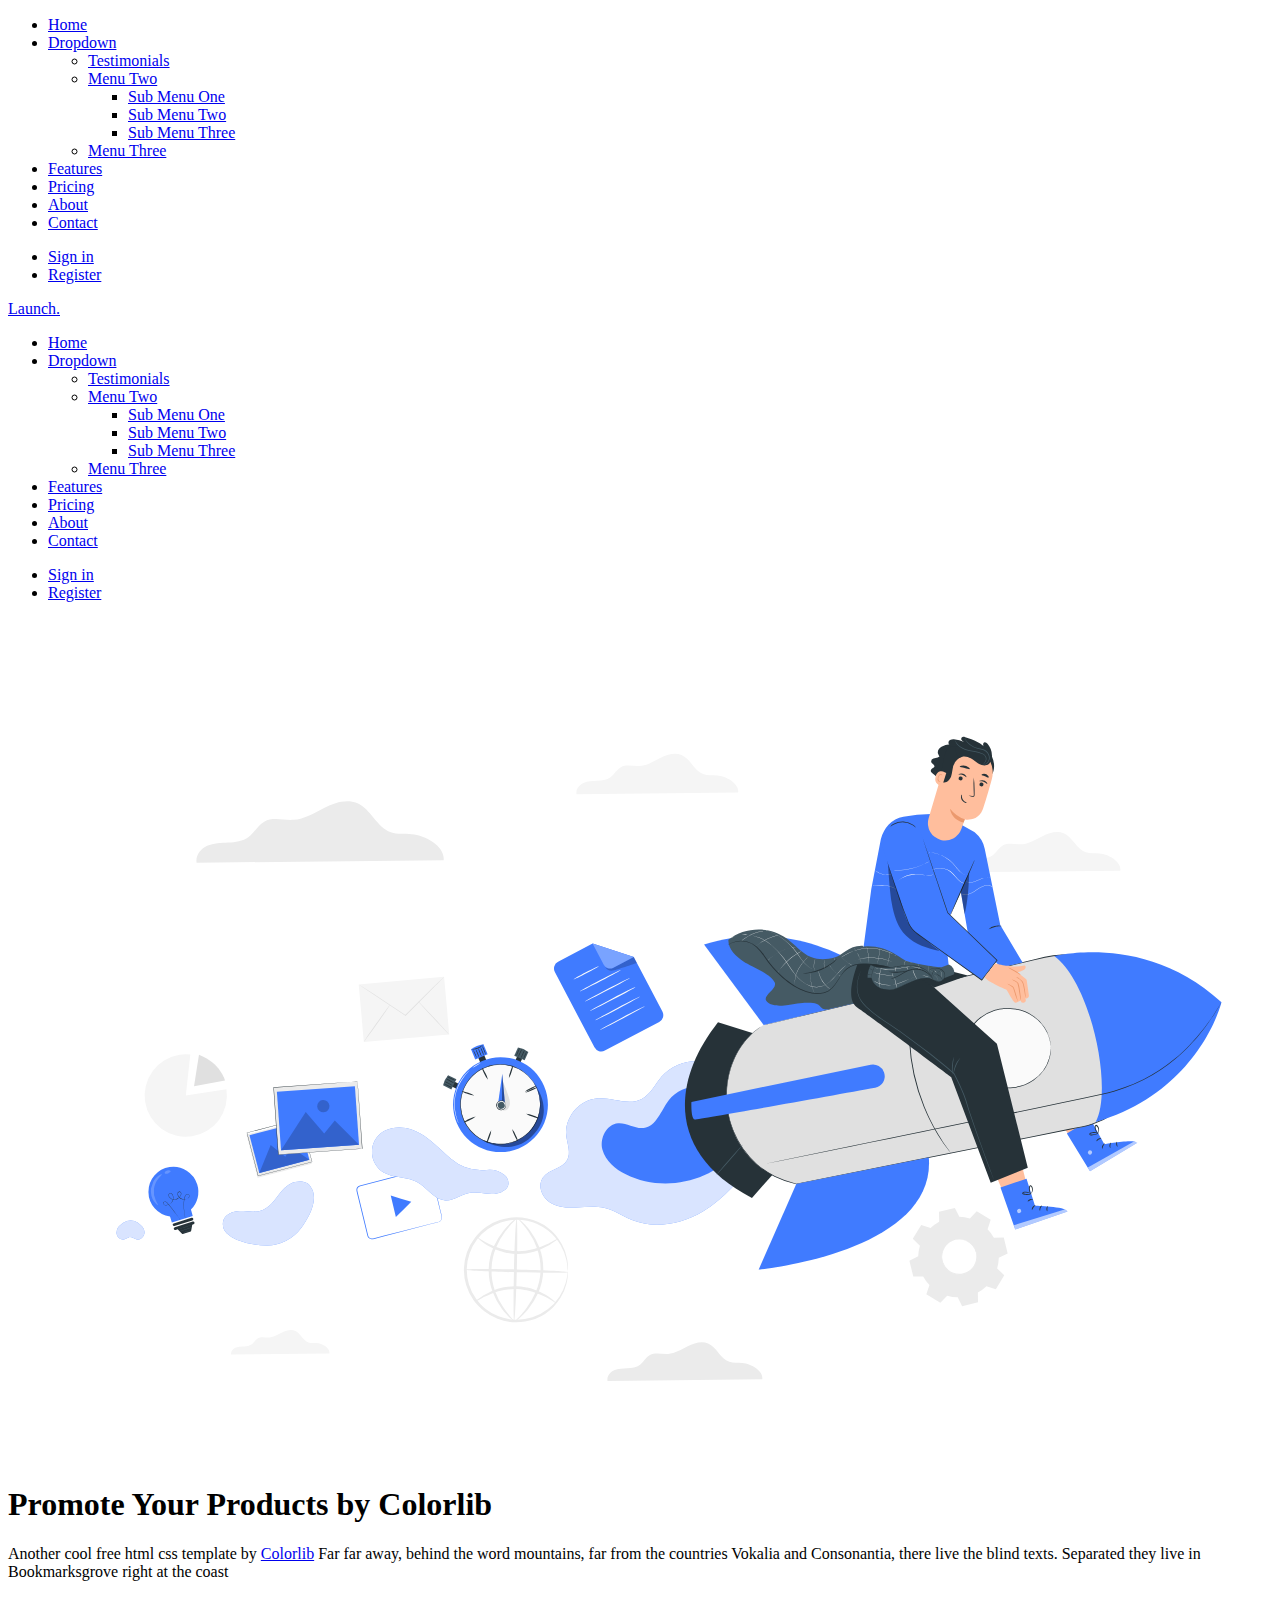
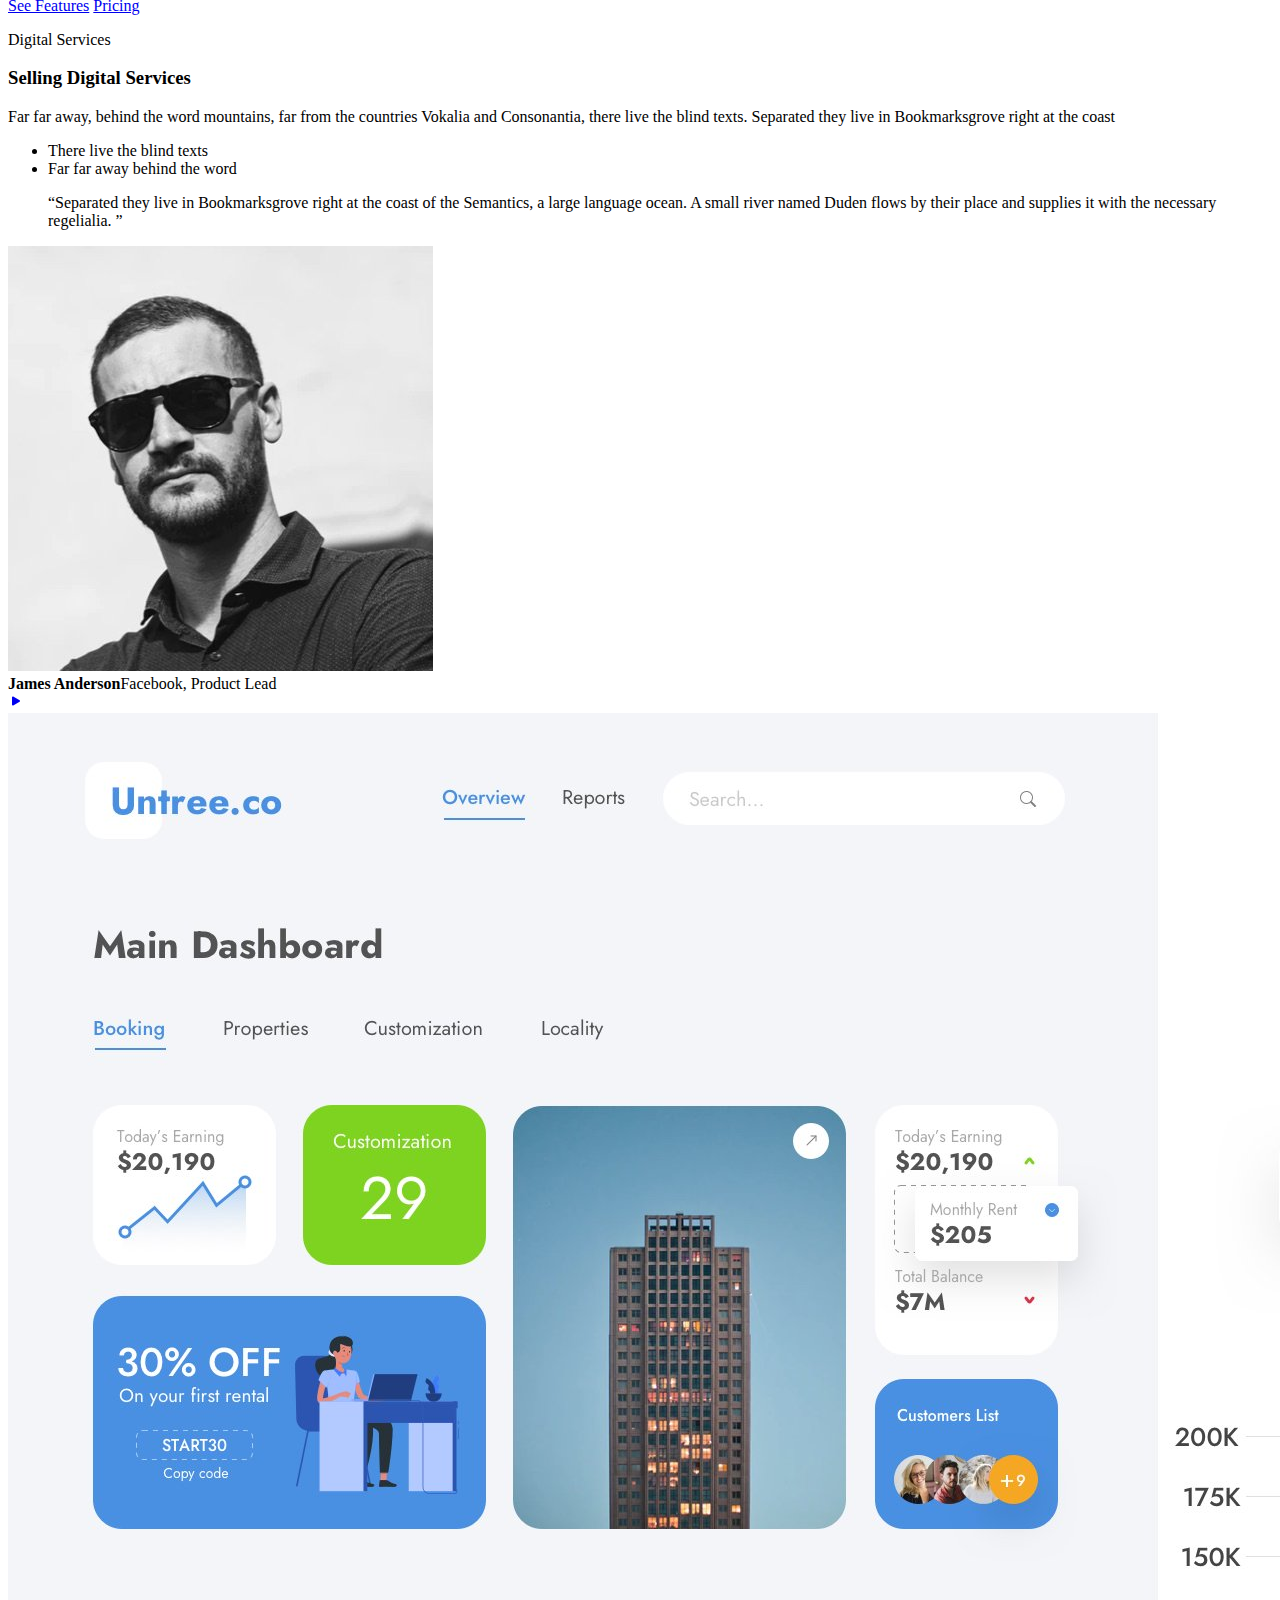
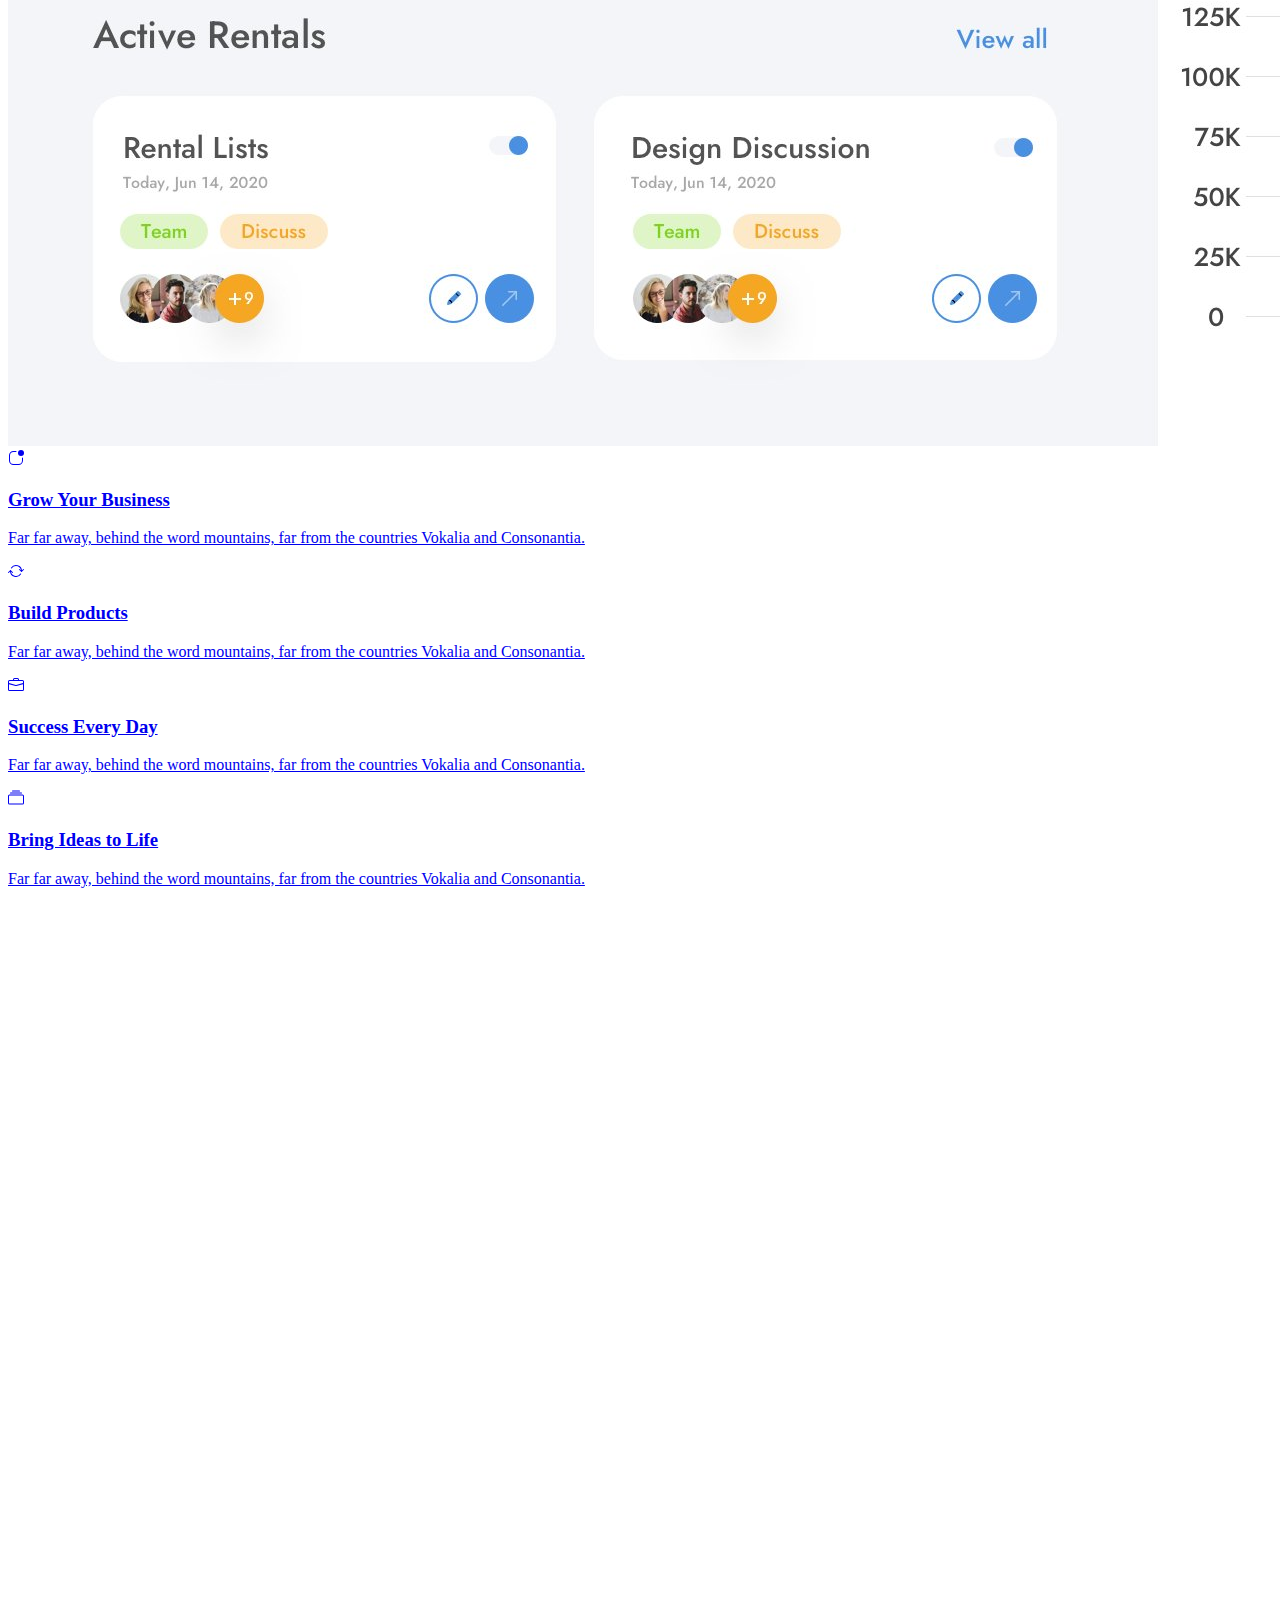
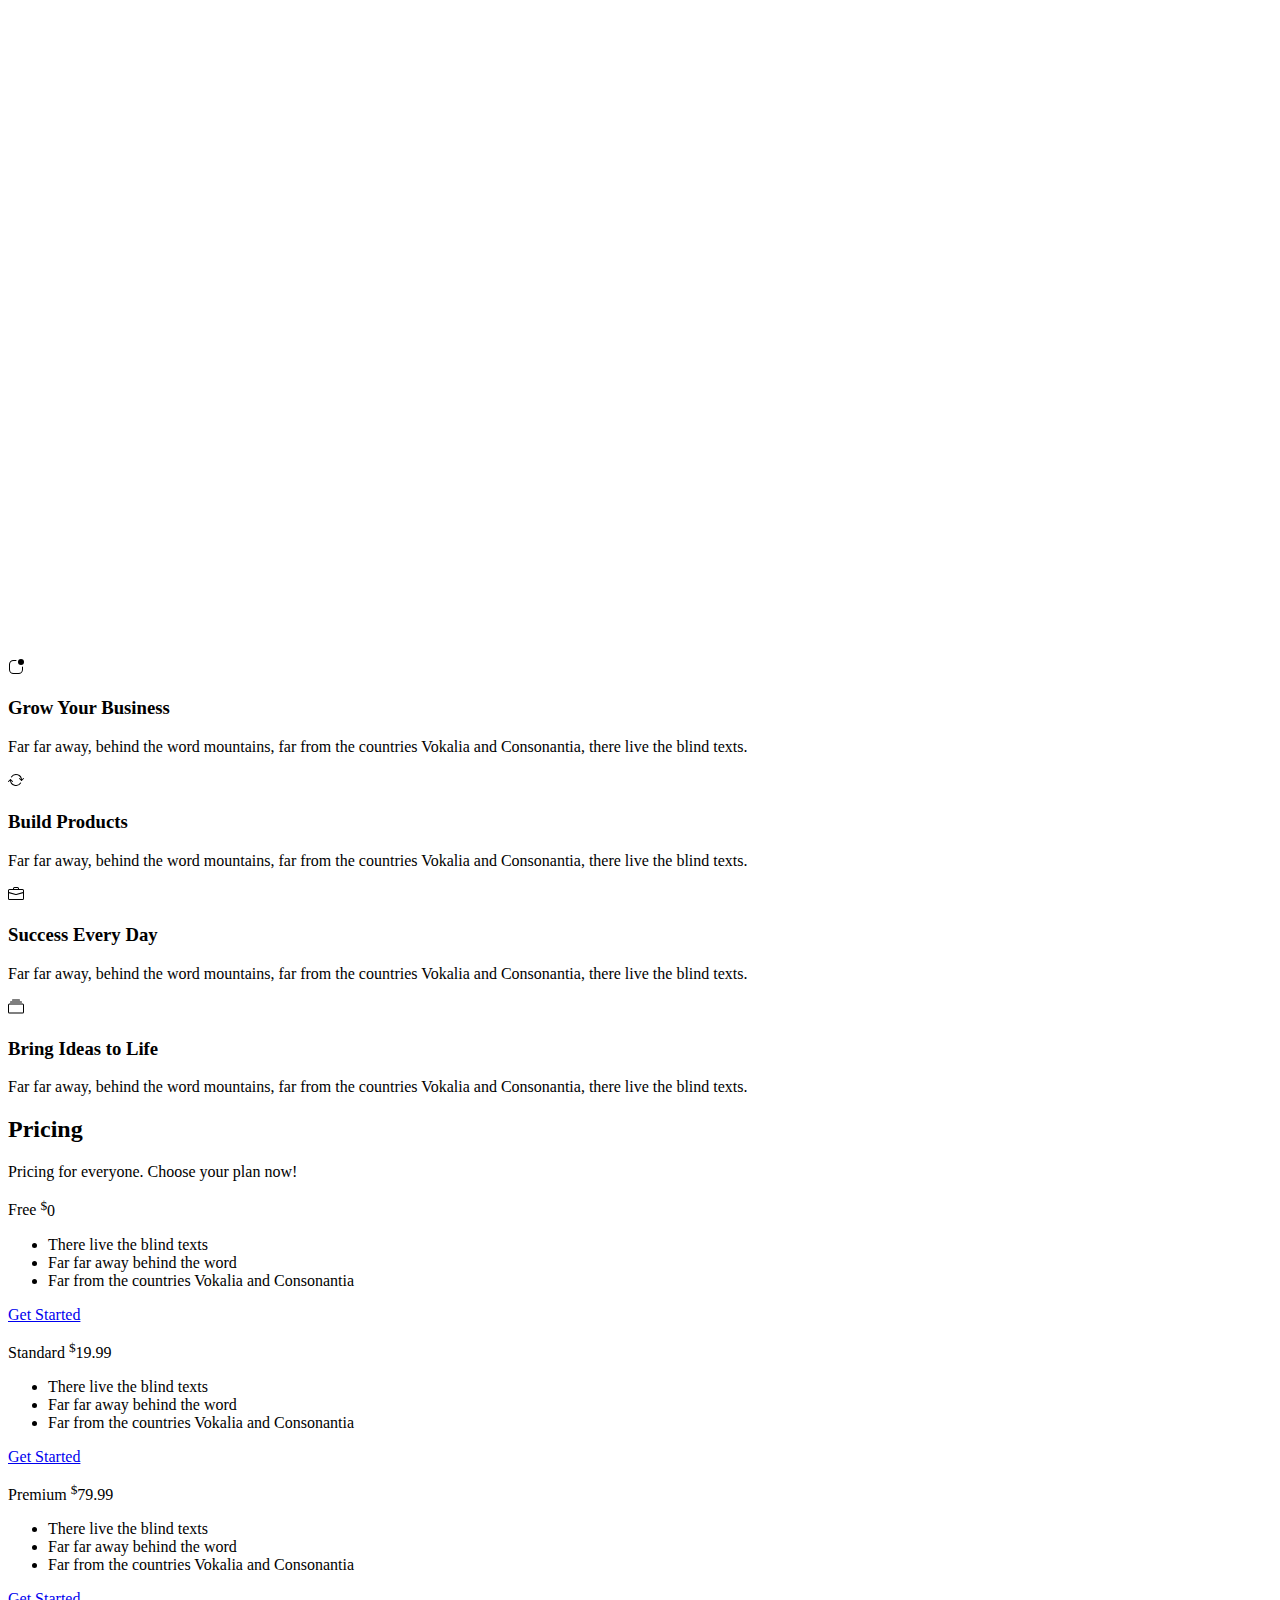
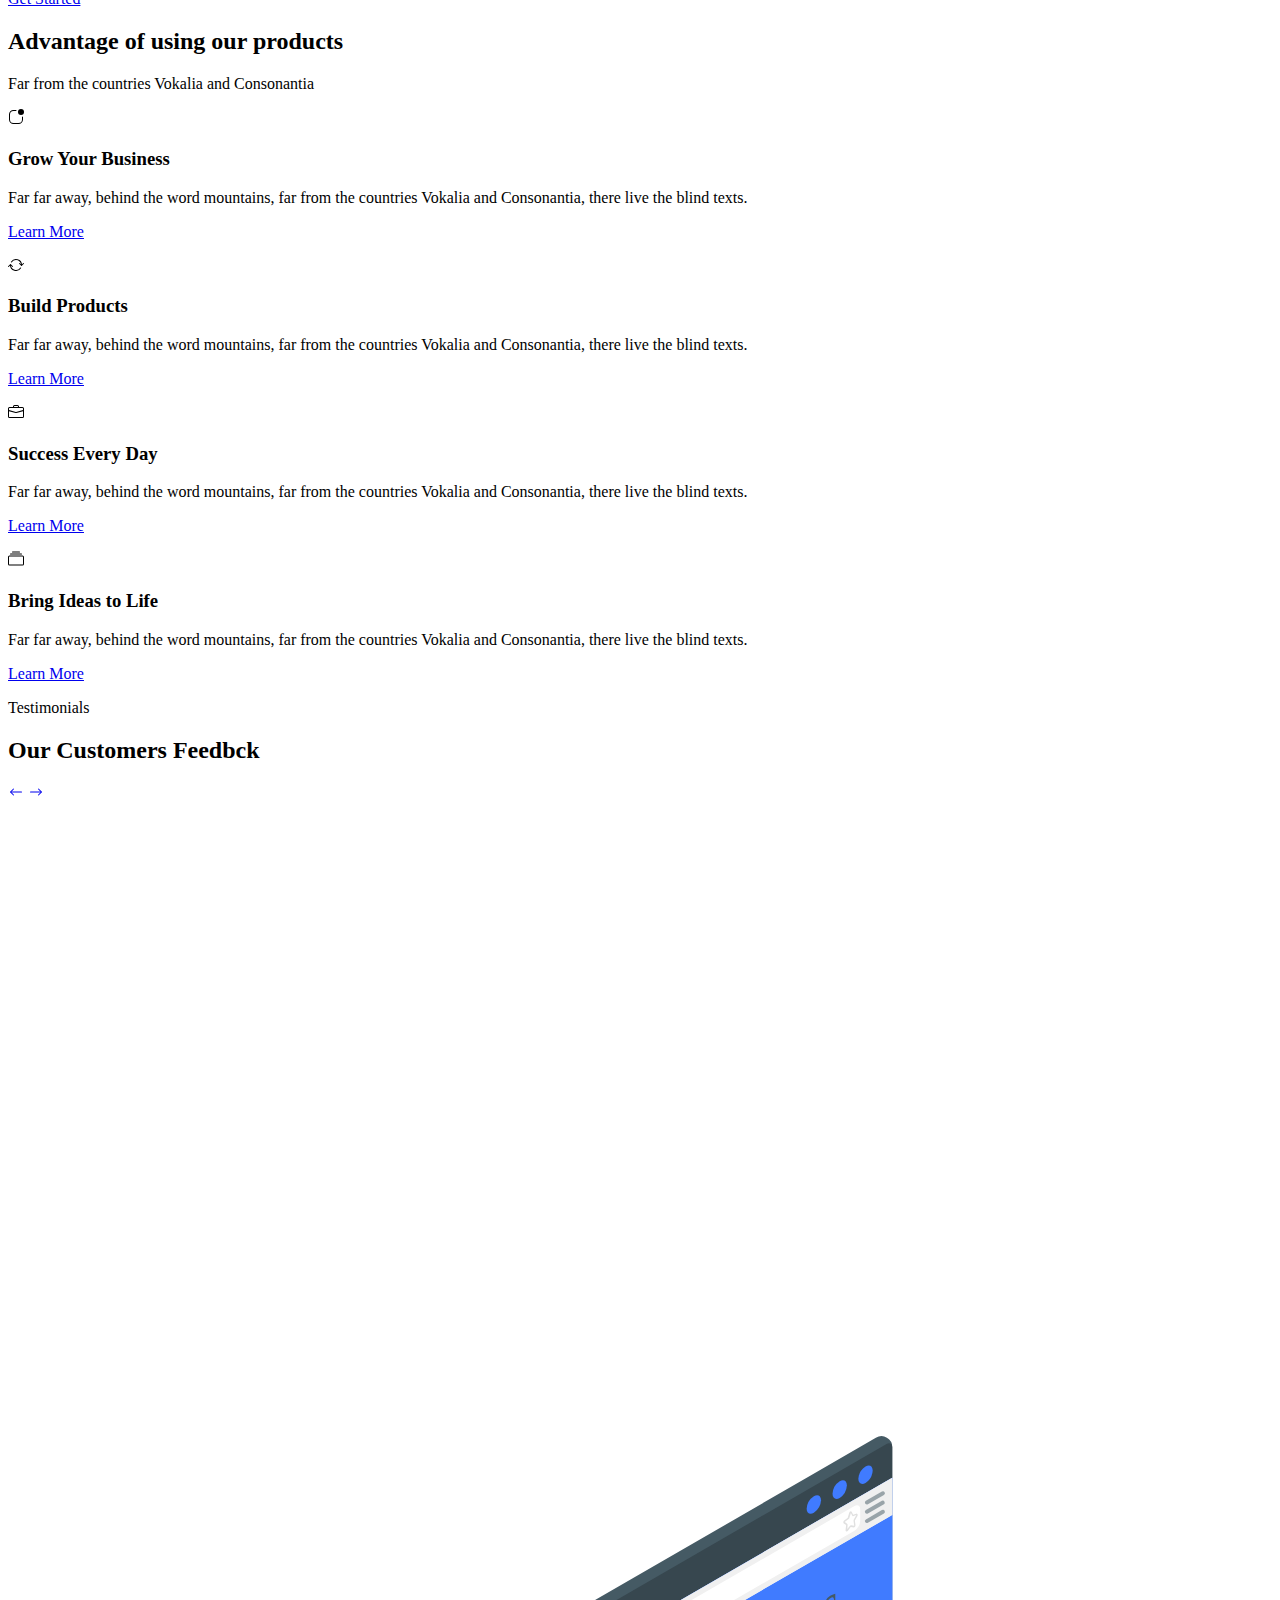
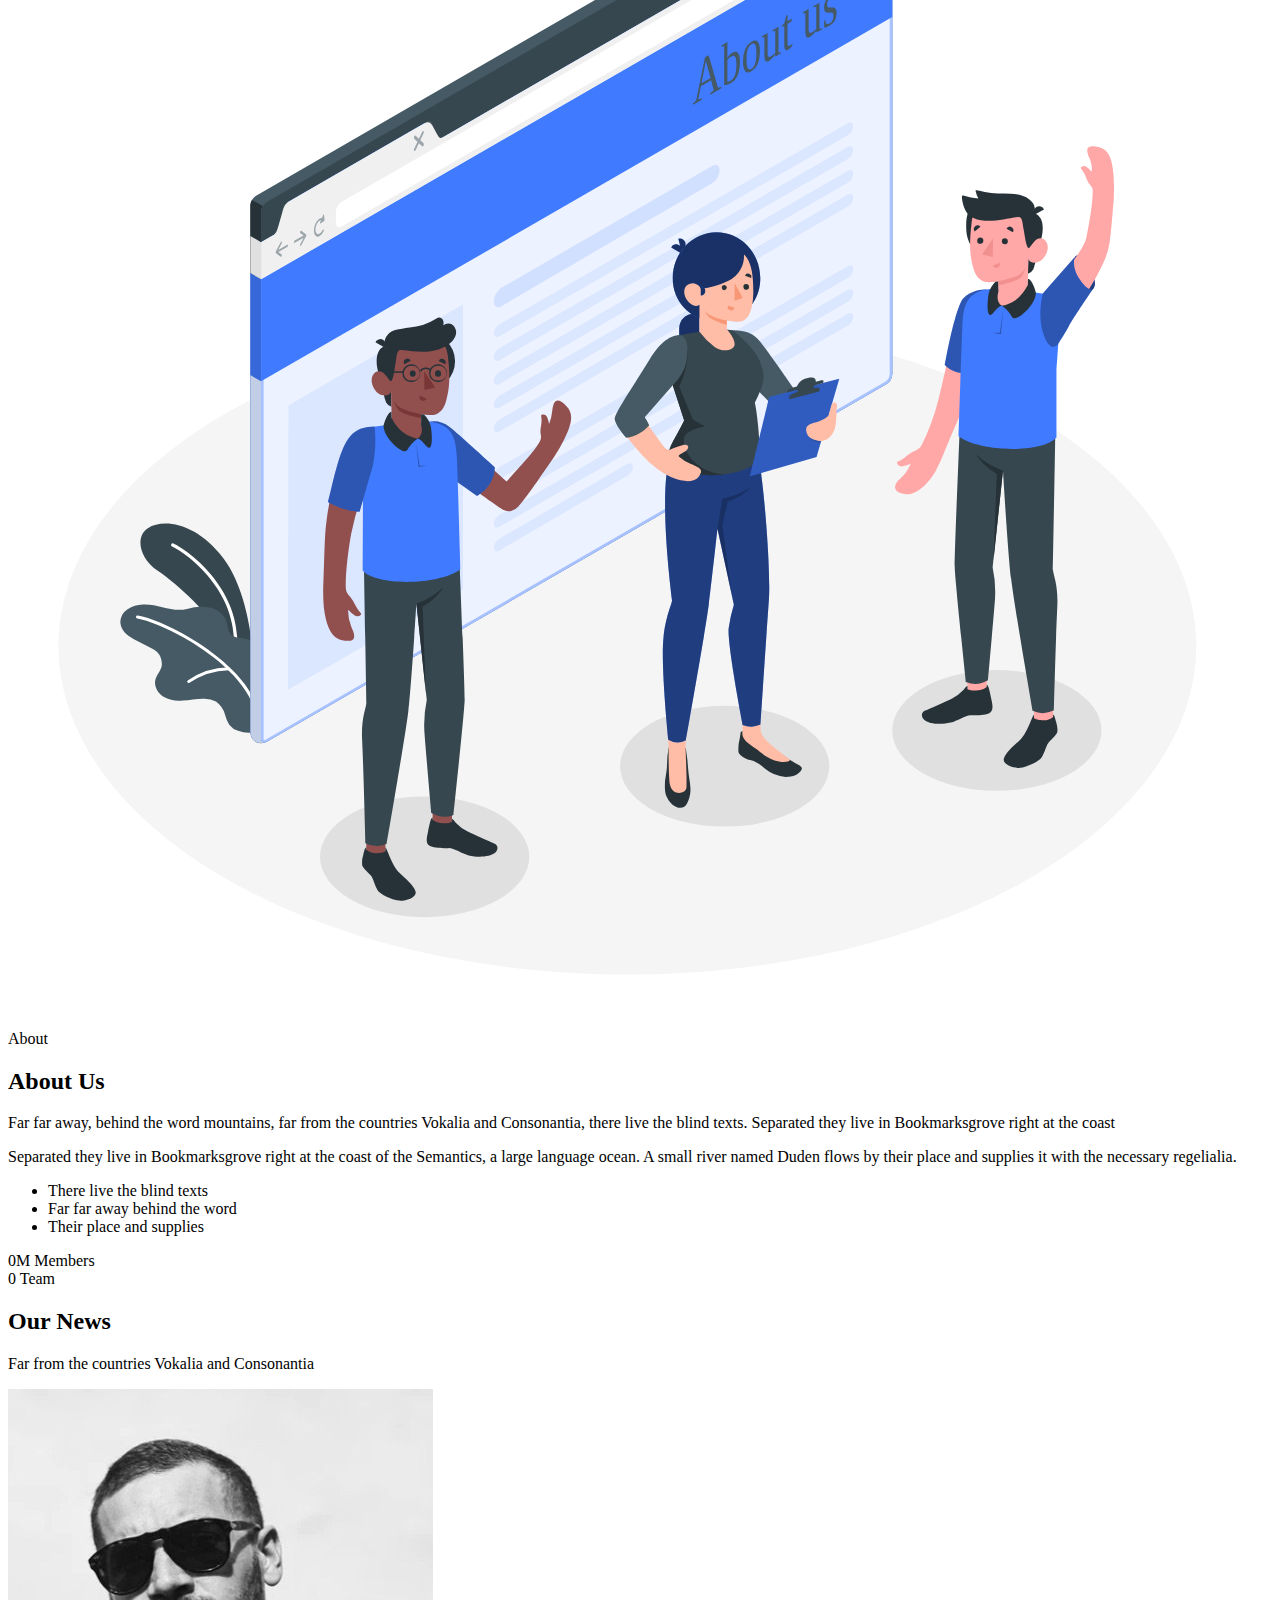
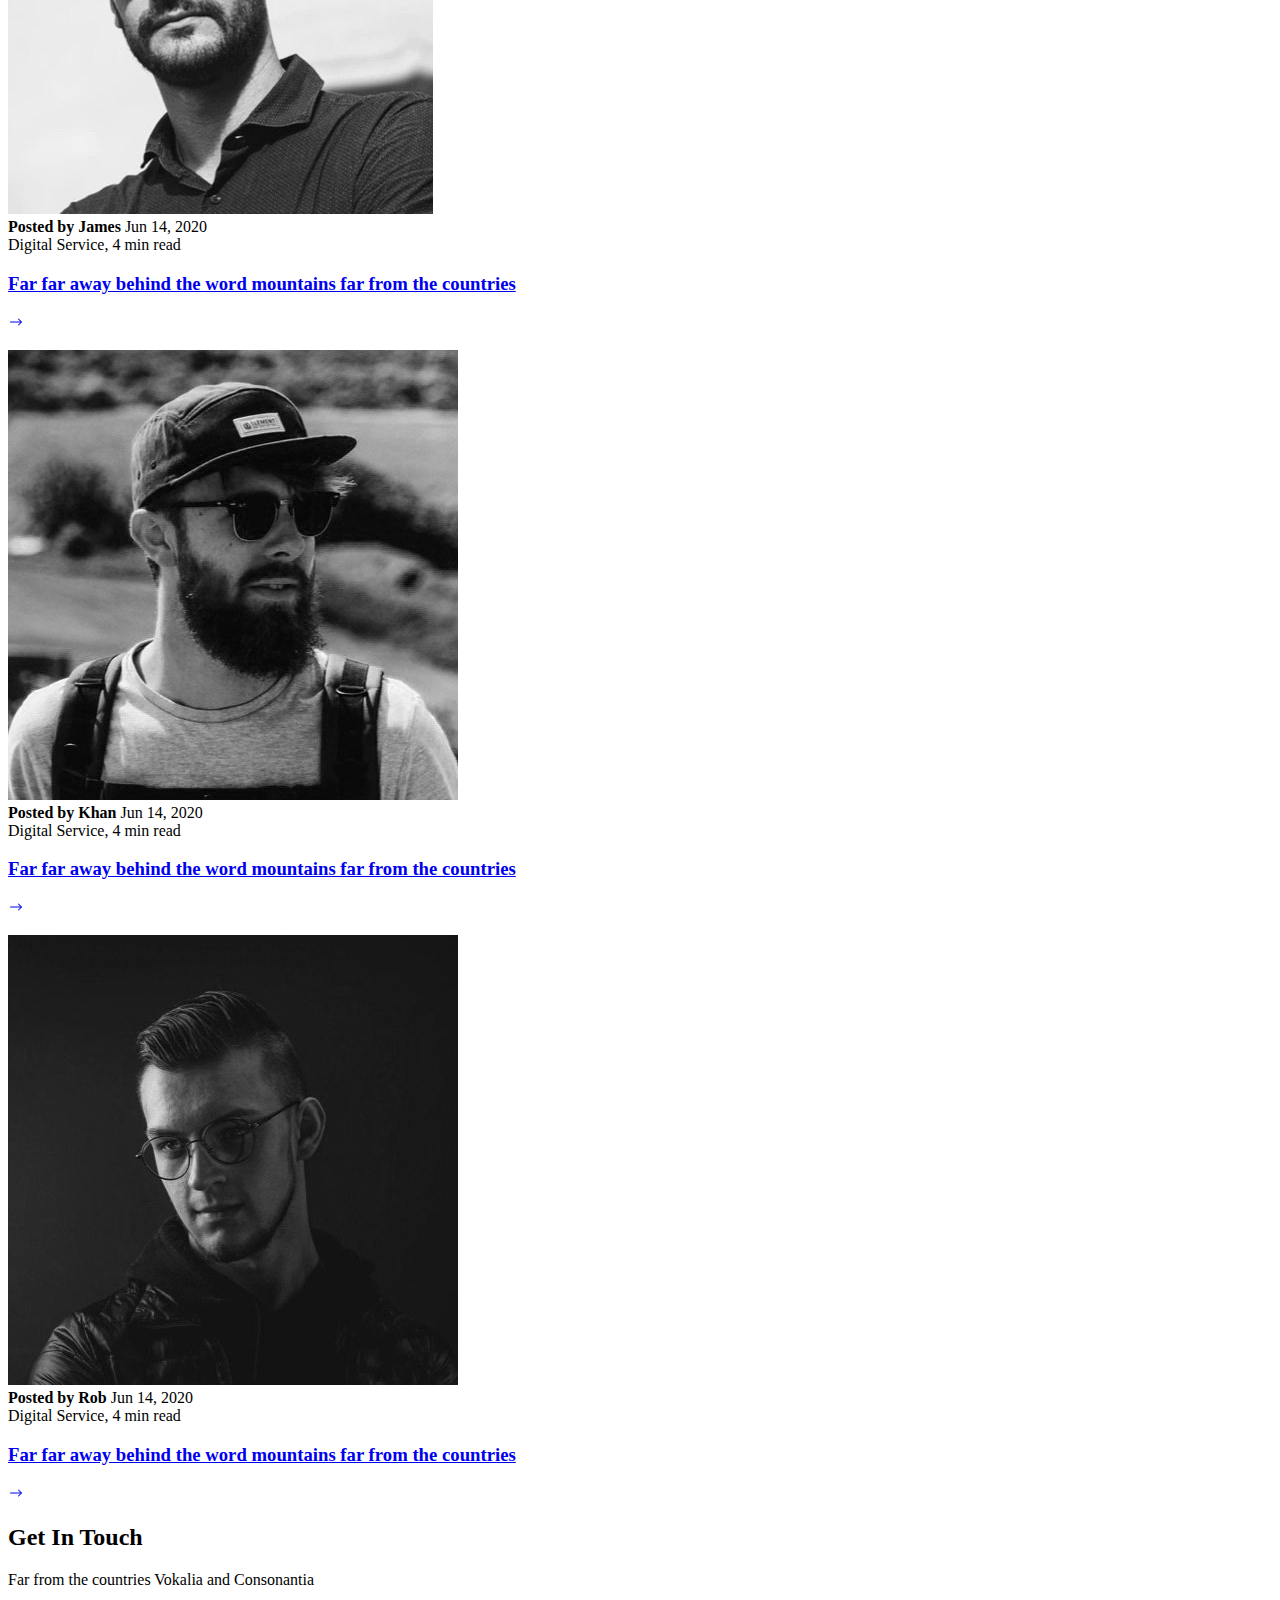
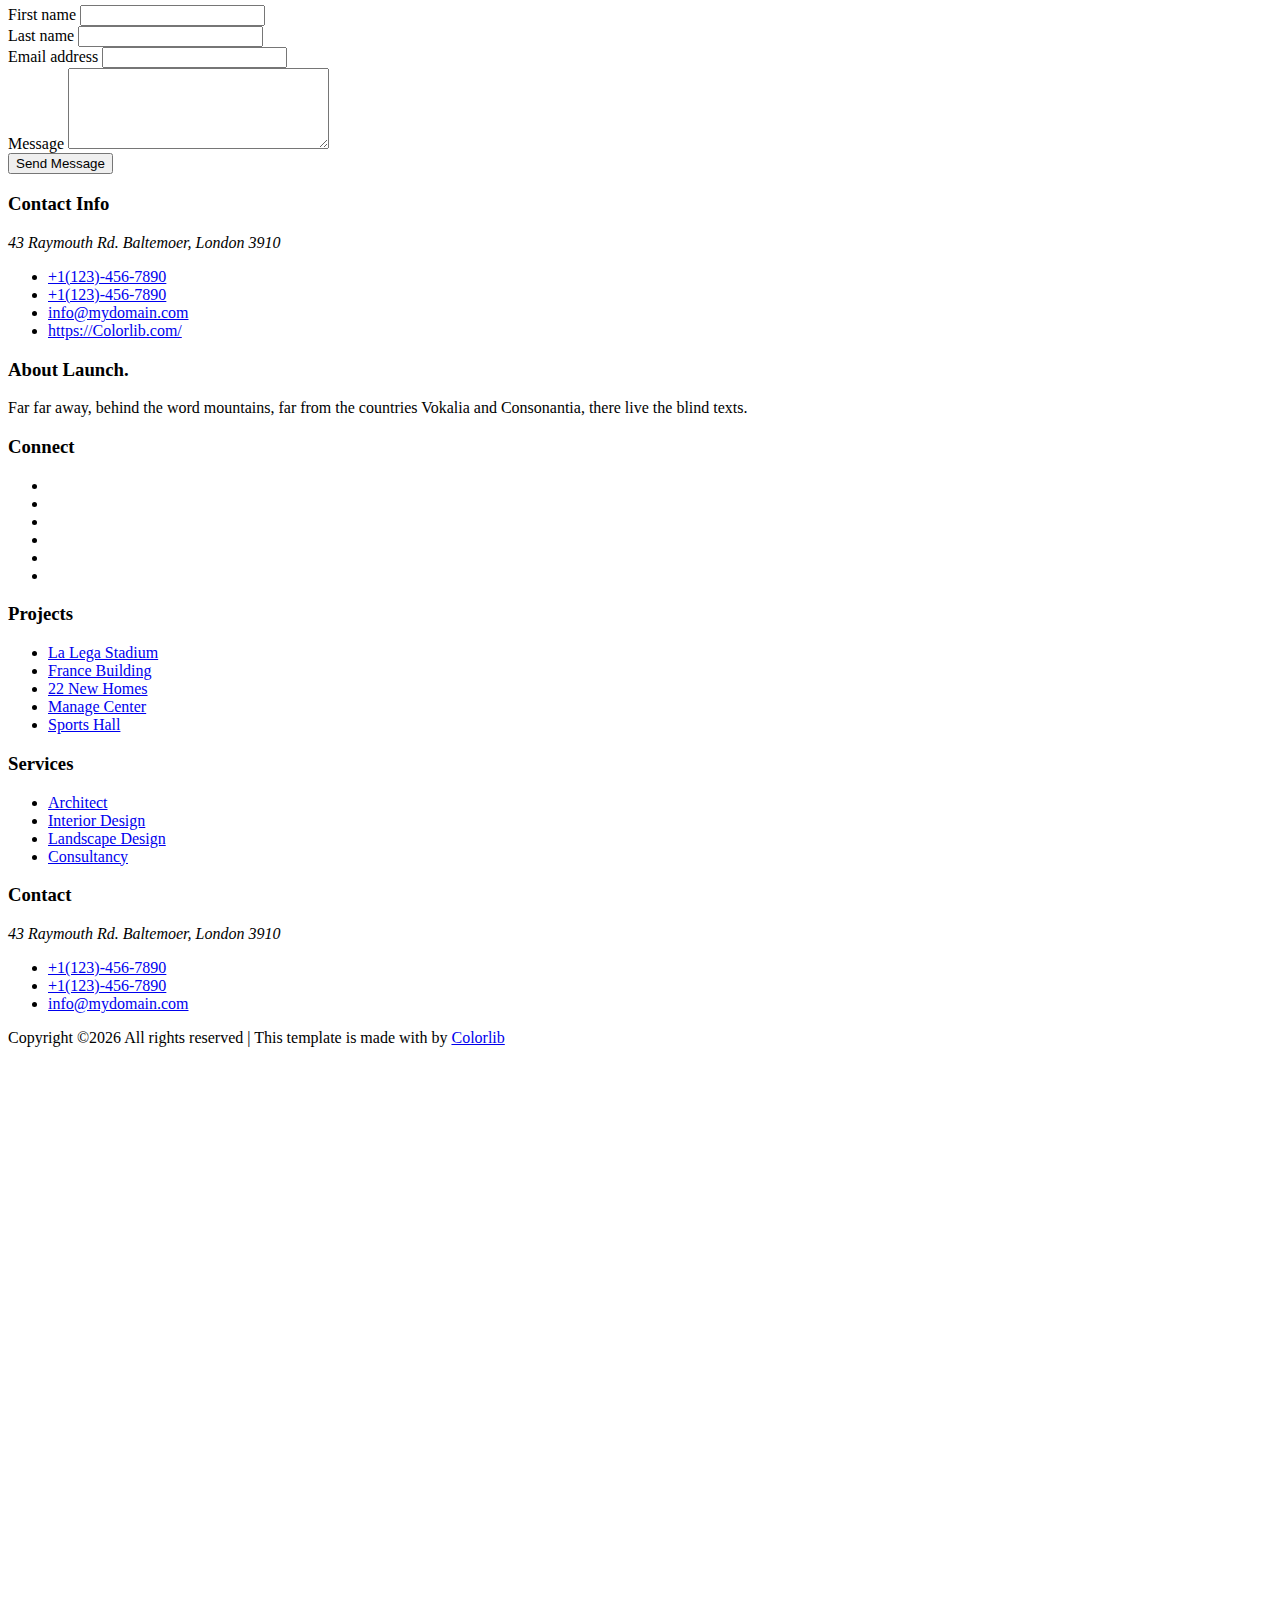
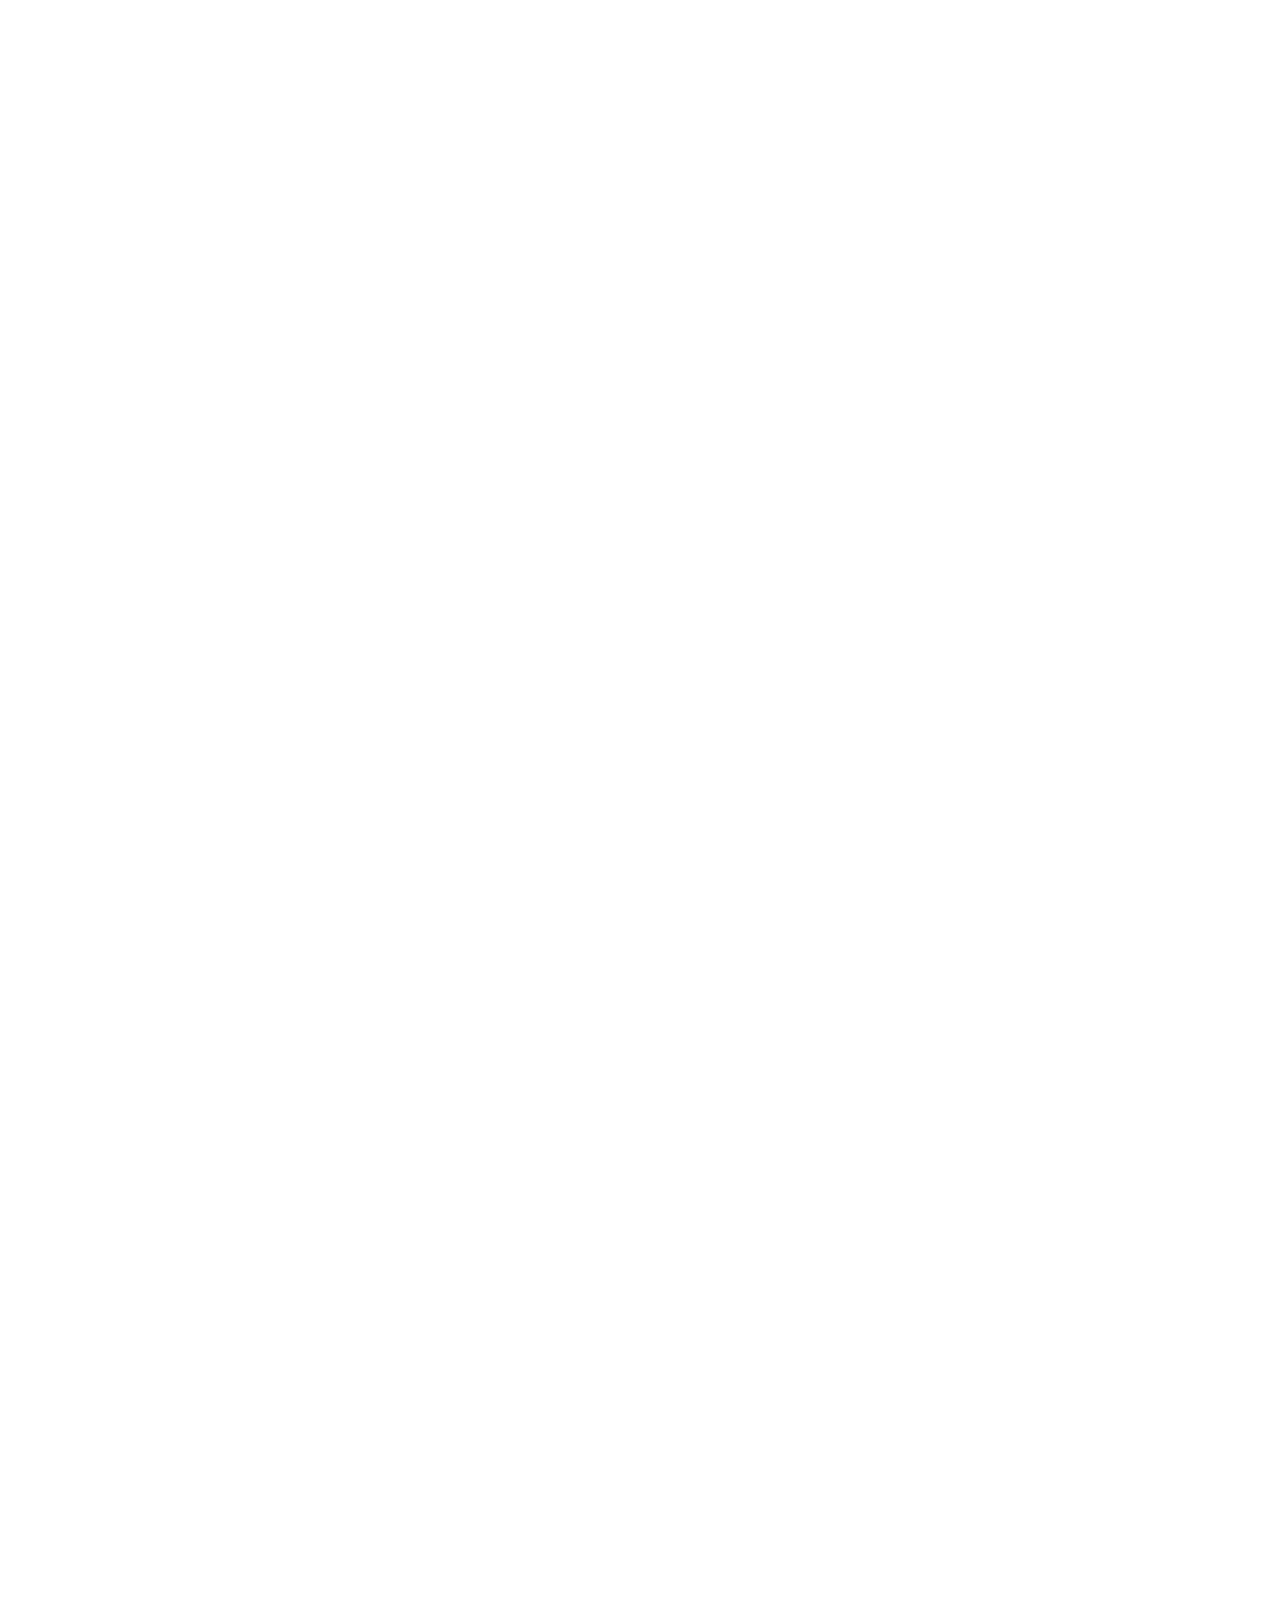
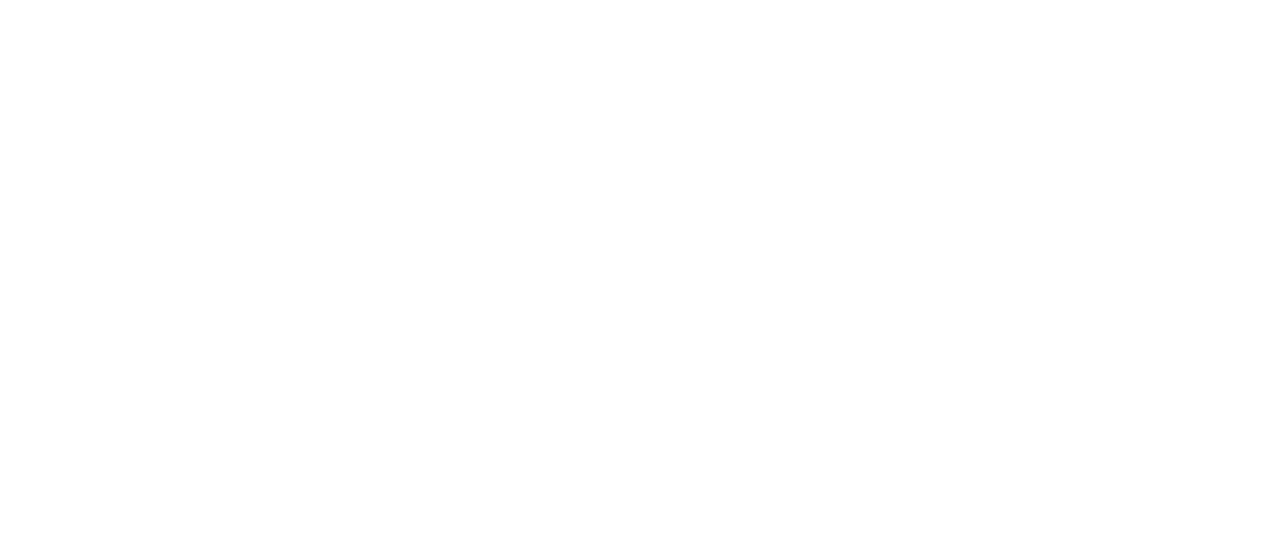
<file: index-2.html>
<!doctype html>
<html lang="en">

<!-- Mirrored from preview.colorlib.com/theme/launch/index.html by HTTrack Website Copier/3.x [XR&CO'2014], Mon, 23 Nov 2020 10:20:18 GMT -->
<head>
<meta charset="utf-8">
<meta name="viewport" content="width=device-width, initial-scale=1, shrink-to-fit=no">
<meta name="description" content=""/>
<meta name="keywords" content=""/>
<link href="https://fonts.googleapis.com/css2?family=Nunito:wght@400;700&amp;display=swap" rel="stylesheet">
<link rel="stylesheet" href="A.css%2c%2c_bootstrap.min.css%2bcss%2c%2c_owl.carousel.min.css%2bcss%2c%2c_owl.theme.default.min.css%2bcss%2c%2c_jquery.fancybox.min.css%2bfonts%2c%2c_icomoon%2c%2c_style.css%2bfonts%2c%2c_flaticon%2c%2c_font%2c"/>
<title>Launch Free HTML Template by Colorlib</title>
</head>
<body data-spy="scroll" data-target=".site-navbar-target" data-offset="100">
<div class="lines-wrap">
<div class="lines-inner">
<div class="lines"></div>
</div>
</div>
<!-- END lines -->
<div class="site-mobile-menu site-navbar-target">
<div class="site-mobile-menu-header">
<div class="site-mobile-menu-close">
<span class="icofont-close js-menu-toggle"></span>
</div>
</div>
<div class="site-mobile-menu-body"></div>
</div>
<nav class="site-nav dark js-site-navbar mb-5 site-navbar-target">
<div class="container">
<div class="site-navigation">
<a href="index-2.html" class="logo m-0 float-left">Launch<span class="text-primary">.</span></a>
<ul class="js-clone-nav d-none d-lg-inline-block site-menu float-left">
<li class="active"><a href="#home-section" class="nav-link">Home</a></li>
<li class="has-children">
<a href="#" class="nav-link">Dropdown</a>
<ul class="dropdown">
<li><a href="#testimonials-section" class="nav-link">Testimonials</a></li>
<li class="has-children">
<a href="#">Menu Two</a>
<ul class="dropdown">
<li><a href="#" class="nav-link">Sub Menu One</a></li>
<li><a href="#" class="nav-link">Sub Menu Two</a></li>
<li><a href="#" class="nav-link">Sub Menu Three</a></li>
</ul>
</li>
<li><a href="#" class="nav-link">Menu Three</a></li>
</ul>
</li>
<li><a href="#features-section" class="nav-link">Features</a></li>
<li><a href="#pricing-section" class="nav-link">Pricing</a></li>
<li><a href="#about-section" class="nav-link">About</a></li>
<li><a href="#contact-section" class="nav-link">Contact</a></li>
</ul>
<ul class="js-clone-nav d-none mt-1 d-lg-inline-block site-menu float-right">
<li class="cta-button-outline"><a href="#">Sign in</a></li>
<li class="cta-primary"><a href="#">Register</a></li>
</ul>
<a href="#" class="burger ml-auto float-right site-menu-toggle js-menu-toggle d-inline-block dark d-lg-none" data-toggle="collapse" data-target="#main-navbar">
<span></span>
</a>
</div>
</div>
</nav>
<div class="untree_co-hero" id="home-section">
<div class="container">
<div class="row align-items-center">
<div class="col-12">
<div class="dots"></div>
<div class="row align-items-center">
<div class="col-lg-7 ml-auto order-lg-2" data-aos="fade-right" data-aos-delay="400">
<img src="images/market-launch-pana.svg" alt="Image" class="img-fluid">
</div> <!-- /.col-lg-6 -->
<div class="col-lg-5">
<h1 class="heading" data-aos="fade-up" data-aos-delay="0">Promote Your Products by Colorlib</h1>
<div class="excerpt" data-aos="fade-up" data-aos-delay="100">
<p>Another cool free html css template by <a href="#" target="_blank" class="highlight">Colorlib</a> Far far away, behind the word mountains, far from the countries Vokalia and Consonantia, there live the blind texts. Separated they live in Bookmarksgrove right at the coast</p>
</div> <!-- /.excerpt -->
<p data-aos="fade-up" data-aos-delay="200">
<a href="#features-section" class="btn btn-primary smoothscroll">See Features</a>
<a href="#pricing-section" class="btn btn-outline-primary smoothscroll">Pricing</a>
</p>
</div> <!-- /.col-lg-5 -->
</div>
</div>
</div> <!-- /.row -->
</div> <!-- /.container -->
</div> <!-- /.untree_co-hero -->
<div class="untree_co-section" id="features-section">
<div class="container">
<div class="row justify-content-between">
<div class="col-lg-4">
<span class="caption" data-aos="fade-up" data-aos-delay="0">Digital Services</span>
<h3 class="heading mb-4" data-aos="fade-up" data-aos-delay="100">Selling Digital Services</h3>
<div class="mb-4" data-aos="fade-up" data-aos-delay="200">
<p>Far far away, behind the word mountains, far from the countries Vokalia and Consonantia, there live the blind texts. Separated they live in Bookmarksgrove right at the coast</p>
<ul class="list-unstyled ul-check primary">
<li>There live the blind texts</li>
<li>Far far away behind the word</li>
</ul>
</div> <!-- /.mb-4 -->
<div class="mb-4" data-aos="fade-up" data-aos-delay="300">
<div class="untree_co-testimonial d-flex">
<div class="text">
<blockquote>
&ldquo;Separated they <span class="highlight">live in Bookmarksgrove right at the coast of the Semantics</span>, a large language ocean. A small river named Duden flows by their place and supplies it with the necessary regelialia. &rdquo;
</blockquote>
<div class="author d-flex">
<div class="pic mr-3">
<img src="images/xperson_1.jpg.pagespeed.ic.ZwOrrtC1mu.jpg" alt="Image" class="img-fluid">
</div>
<div>
<strong class="d-block">James Anderson</strong><span class="d-block">Facebook, Product Lead</span>
</div>
</div>
</div>
</div> <!-- /.untree_co-testimonial -->
</div> <!-- /.mb-4 -->
</div>
<div class="col-lg-7" data-aos="fade-up" data-aos-delay="400">
<a href="https://www.youtube.com/watch?v=mwtbEGNABWU&amp;t=9s" class="btn-video" data-fancybox>
<span class="wrap-icon-play">
<svg class="bi bi-play-fill" width="1em" height="1em" viewBox="0 0 16 16" fill="currentColor" xmlns="http://www.w3.org/2000/svg">
<path d="M11.596 8.697l-6.363 3.692c-.54.313-1.233-.066-1.233-.697V4.308c0-.63.692-1.01 1.233-.696l6.363 3.692a.802.802 0 0 1 0 1.393z"/>
</svg>
</span>
<img src="images/xdashboard.jpg.pagespeed.ic.dtYg08nEUY.jpg" alt="Image" class="img-fluid img-shadow">
</a>
</div> <!-- /.col-md-4 -->
</div> <!-- /.row -->
</div> <!-- /.container -->
</div> <!-- /.untree_co-section -->
<div class="untree_co-section bg-light">
<div class="container">
<div class="row justify-content-between">
<div class="col-lg-5 order-lg-2 js-custom-dots">
<a href="#" class="service link horizontal d-flex active" data-aos="fade-left" data-aos-delay="0">
<div class="service-icon color-1 mb-4">
<svg class="bi bi-app-indicator" width="1em" height="1em" viewBox="0 0 16 16" fill="currentColor" xmlns="http://www.w3.org/2000/svg">
<path fill-rule="evenodd" d="M5.5 2A3.5 3.5 0 0 0 2 5.5v5A3.5 3.5 0 0 0 5.5 14h5a3.5 3.5 0 0 0 3.5-3.5V8a.5.5 0 0 1 1 0v2.5a4.5 4.5 0 0 1-4.5 4.5h-5A4.5 4.5 0 0 1 1 10.5v-5A4.5 4.5 0 0 1 5.5 1H8a.5.5 0 0 1 0 1H5.5z"/>
<path d="M16 3a3 3 0 1 1-6 0 3 3 0 0 1 6 0z"/>
</svg>
</div> <!-- /.icon -->
<div class="service-contents">
<h3>Grow Your Business</h3>
<p>Far far away, behind the word mountains, far from the countries Vokalia and Consonantia.</p>
</div> <!-- /.service-contents-->
</a> <!-- /.service -->
<a href="#" class="service link horizontal d-flex" data-aos="fade-left" data-aos-delay="100">
<div class="service-icon color-2 mb-4">
<svg class="bi bi-arrow-repeat" width="1em" height="1em" viewBox="0 0 16 16" fill="currentColor" xmlns="http://www.w3.org/2000/svg">
<path fill-rule="evenodd" d="M2.854 7.146a.5.5 0 0 0-.708 0l-2 2a.5.5 0 1 0 .708.708L2.5 8.207l1.646 1.647a.5.5 0 0 0 .708-.708l-2-2zm13-1a.5.5 0 0 0-.708 0L13.5 7.793l-1.646-1.647a.5.5 0 0 0-.708.708l2 2a.5.5 0 0 0 .708 0l2-2a.5.5 0 0 0 0-.708z"/>
<path fill-rule="evenodd" d="M8 3a4.995 4.995 0 0 0-4.192 2.273.5.5 0 0 1-.837-.546A6 6 0 0 1 14 8a.5.5 0 0 1-1.001 0 5 5 0 0 0-5-5zM2.5 7.5A.5.5 0 0 1 3 8a5 5 0 0 0 9.192 2.727.5.5 0 1 1 .837.546A6 6 0 0 1 2 8a.5.5 0 0 1 .501-.5z"/>
</svg>
</div> <!-- /.icon -->
<div class="service-contents">
<h3>Build Products</h3>
<p>Far far away, behind the word mountains, far from the countries Vokalia and Consonantia.</p>
</div> <!-- /.service-contents-->
</a> <!-- /.service -->
<a href="#" class="service link horizontal d-flex" data-aos="fade-left" data-aos-delay="200">
<div class="service-icon color-3 mb-4">
<svg class="bi bi-briefcase" width="1em" height="1em" viewBox="0 0 16 16" fill="currentColor" xmlns="http://www.w3.org/2000/svg">
<path fill-rule="evenodd" d="M0 12.5A1.5 1.5 0 0 0 1.5 14h13a1.5 1.5 0 0 0 1.5-1.5v-6h-1v6a.5.5 0 0 1-.5.5h-13a.5.5 0 0 1-.5-.5v-6H0v6z"/>
<path fill-rule="evenodd" d="M0 4.5A1.5 1.5 0 0 1 1.5 3h13A1.5 1.5 0 0 1 16 4.5v2.384l-7.614 2.03a1.5 1.5 0 0 1-.772 0L0 6.884V4.5zM1.5 4a.5.5 0 0 0-.5.5v1.616l6.871 1.832a.5.5 0 0 0 .258 0L15 6.116V4.5a.5.5 0 0 0-.5-.5h-13zM5 2.5A1.5 1.5 0 0 1 6.5 1h3A1.5 1.5 0 0 1 11 2.5V3h-1v-.5a.5.5 0 0 0-.5-.5h-3a.5.5 0 0 0-.5.5V3H5v-.5z"/>
</svg>
</div> <!-- /.icon -->
<div class="service-contents">
<h3>Success Every Day</h3>
<p>Far far away, behind the word mountains, far from the countries Vokalia and Consonantia.</p>
</div> <!-- /.service-contents-->
</a> <!-- /.service -->
<a href="#" class="service link horizontal d-flex" data-aos="fade-left" data-aos-delay="300">
<div class="service-icon color-4 mb-4">
<svg class="bi bi-collection" width="1em" height="1em" viewBox="0 0 16 16" fill="currentColor" xmlns="http://www.w3.org/2000/svg">
<path fill-rule="evenodd" d="M14.5 13.5h-13A.5.5 0 0 1 1 13V6a.5.5 0 0 1 .5-.5h13a.5.5 0 0 1 .5.5v7a.5.5 0 0 1-.5.5zm-13 1A1.5 1.5 0 0 1 0 13V6a1.5 1.5 0 0 1 1.5-1.5h13A1.5 1.5 0 0 1 16 6v7a1.5 1.5 0 0 1-1.5 1.5h-13zM2 3a.5.5 0 0 0 .5.5h11a.5.5 0 0 0 0-1h-11A.5.5 0 0 0 2 3zm2-2a.5.5 0 0 0 .5.5h7a.5.5 0 0 0 0-1h-7A.5.5 0 0 0 4 1z"/>
</svg>
</div> <!-- /.icon -->
<div class="service-contents">
<h3>Bring Ideas to Life</h3>
<p>Far far away, behind the word mountains, far from the countries Vokalia and Consonantia.</p>
</div> <!-- /.service-contents-->
</a> <!-- /.service -->
</div>
<div class="col-lg-7">
<div class="img-shadow">
<div class="owl-single no-dots owl-carousel">
<div class="item">
<span class="number">1/4</span>
<img src="images/xdashboard.jpg.pagespeed.ic.dtYg08nEUY.jpg" alt="Image" class="img-fluid">
</div>
<div class="item">
<span class="number">2/4</span>
<img src="images/xdashboard.jpg.pagespeed.ic.dtYg08nEUY.jpg" alt="Image" class="img-fluid">
</div>
<div class="item">
<span class="number">3/4</span>
<img src="images/xdashboard.jpg.pagespeed.ic.dtYg08nEUY.jpg" alt="Image" class="img-fluid">
</div>
<div class="item">
<span class="number">4/4</span>
<img src="images/xdashboard.jpg.pagespeed.ic.dtYg08nEUY.jpg" alt="Image" class="img-fluid">
</div>
</div>
</div>
</div> <!-- /.col-md-4 -->
</div> <!-- /.row -->
</div> <!-- /.container -->
</div> <!-- /.untree_co-section -->
<div class="untree_co-section">
<div class="container">
<div class="row">
<div class="col-md-6 mb-4 mb-lg-0 col-lg-3" data-aos="fade-up" data-aos-delay="0">
<div class="service">
<div class="service-icon color-1 mb-4">
<svg class="bi bi-app-indicator" width="1em" height="1em" viewBox="0 0 16 16" fill="currentColor" xmlns="http://www.w3.org/2000/svg">
<path fill-rule="evenodd" d="M5.5 2A3.5 3.5 0 0 0 2 5.5v5A3.5 3.5 0 0 0 5.5 14h5a3.5 3.5 0 0 0 3.5-3.5V8a.5.5 0 0 1 1 0v2.5a4.5 4.5 0 0 1-4.5 4.5h-5A4.5 4.5 0 0 1 1 10.5v-5A4.5 4.5 0 0 1 5.5 1H8a.5.5 0 0 1 0 1H5.5z"/>
<path d="M16 3a3 3 0 1 1-6 0 3 3 0 0 1 6 0z"/>
</svg>
</div> <!-- /.icon -->
<div class="service-contents">
<h3>Grow Your Business</h3>
<p>Far far away, behind the word mountains, far from the countries Vokalia and Consonantia, there live the blind texts.</p>
</div> <!-- /.service-contents-->
</div> <!-- /.service -->
</div> <!-- /.col-lg-3 -->
<div class="col-md-6 mb-4 mb-lg-0 col-lg-3" data-aos="fade-up" data-aos-delay="100">
<div class="service">
<div class="service-icon color-2 mb-4">
<svg class="bi bi-arrow-repeat" width="1em" height="1em" viewBox="0 0 16 16" fill="currentColor" xmlns="http://www.w3.org/2000/svg">
<path fill-rule="evenodd" d="M2.854 7.146a.5.5 0 0 0-.708 0l-2 2a.5.5 0 1 0 .708.708L2.5 8.207l1.646 1.647a.5.5 0 0 0 .708-.708l-2-2zm13-1a.5.5 0 0 0-.708 0L13.5 7.793l-1.646-1.647a.5.5 0 0 0-.708.708l2 2a.5.5 0 0 0 .708 0l2-2a.5.5 0 0 0 0-.708z"/>
<path fill-rule="evenodd" d="M8 3a4.995 4.995 0 0 0-4.192 2.273.5.5 0 0 1-.837-.546A6 6 0 0 1 14 8a.5.5 0 0 1-1.001 0 5 5 0 0 0-5-5zM2.5 7.5A.5.5 0 0 1 3 8a5 5 0 0 0 9.192 2.727.5.5 0 1 1 .837.546A6 6 0 0 1 2 8a.5.5 0 0 1 .501-.5z"/>
</svg>
</div> <!-- /.icon -->
<div class="service-contents">
<h3>Build Products</h3>
<p>Far far away, behind the word mountains, far from the countries Vokalia and Consonantia, there live the blind texts.</p>
</div> <!-- /.service-contents-->
</div> <!-- /.service -->
</div> <!-- /.col-lg-3 -->
<div class="col-md-6 mb-4 mb-lg-0 col-lg-3" data-aos="fade-up" data-aos-delay="200">
<div class="service">
<div class="service-icon color-3 mb-4">
<svg class="bi bi-briefcase" width="1em" height="1em" viewBox="0 0 16 16" fill="currentColor" xmlns="http://www.w3.org/2000/svg">
<path fill-rule="evenodd" d="M0 12.5A1.5 1.5 0 0 0 1.5 14h13a1.5 1.5 0 0 0 1.5-1.5v-6h-1v6a.5.5 0 0 1-.5.5h-13a.5.5 0 0 1-.5-.5v-6H0v6z"/>
<path fill-rule="evenodd" d="M0 4.5A1.5 1.5 0 0 1 1.5 3h13A1.5 1.5 0 0 1 16 4.5v2.384l-7.614 2.03a1.5 1.5 0 0 1-.772 0L0 6.884V4.5zM1.5 4a.5.5 0 0 0-.5.5v1.616l6.871 1.832a.5.5 0 0 0 .258 0L15 6.116V4.5a.5.5 0 0 0-.5-.5h-13zM5 2.5A1.5 1.5 0 0 1 6.5 1h3A1.5 1.5 0 0 1 11 2.5V3h-1v-.5a.5.5 0 0 0-.5-.5h-3a.5.5 0 0 0-.5.5V3H5v-.5z"/>
</svg>
</div> <!-- /.icon -->
<div class="service-contents">
<h3>Success Every Day</h3>
<p>Far far away, behind the word mountains, far from the countries Vokalia and Consonantia, there live the blind texts.</p>
</div> <!-- /.service-contents-->
</div> <!-- /.service -->
</div> <!-- /.col-lg-3 -->
<div class="col-md-6 mb-4 mb-lg-0 col-lg-3" data-aos="fade-up" data-aos-delay="300">
<div class="service">
<div class="service-icon color-4 mb-4">
<svg class="bi bi-collection" width="1em" height="1em" viewBox="0 0 16 16" fill="currentColor" xmlns="http://www.w3.org/2000/svg">
<path fill-rule="evenodd" d="M14.5 13.5h-13A.5.5 0 0 1 1 13V6a.5.5 0 0 1 .5-.5h13a.5.5 0 0 1 .5.5v7a.5.5 0 0 1-.5.5zm-13 1A1.5 1.5 0 0 1 0 13V6a1.5 1.5 0 0 1 1.5-1.5h13A1.5 1.5 0 0 1 16 6v7a1.5 1.5 0 0 1-1.5 1.5h-13zM2 3a.5.5 0 0 0 .5.5h11a.5.5 0 0 0 0-1h-11A.5.5 0 0 0 2 3zm2-2a.5.5 0 0 0 .5.5h7a.5.5 0 0 0 0-1h-7A.5.5 0 0 0 4 1z"/>
</svg>
</div> <!-- /.icon -->
<div class="service-contents">
<h3>Bring Ideas to Life</h3>
<p>Far far away, behind the word mountains, far from the countries Vokalia and Consonantia, there live the blind texts.</p>
</div> <!-- /.service-contents-->
</div> <!-- /.service -->
</div> <!-- /.col-lg-3 -->
</div> <!-- /.row -->
</div> <!-- /.container -->
</div> <!-- /.untree_co-section -->
<div class="untree_co-section bg-light" id="pricing-section">
<div class="container">
<div class="row pricing-title">
<div class="col-12 text-center" data-aos="fade-up" data-aos-delay="0">
<h2 class="heading">Pricing</h2>
<p>Pricing for everyone. Choose your plan now!</p>
</div>
</div> <!-- /.row -->
<div class="row justify-content-center">
<div class="col-lg-10">
<div class="row">
<div class="col-lg-4" data-aos="fade-up" data-aos-delay="100">
<div class="pricing">
<div class="body">
<div class="price">
<span class="d-block plan">Free</span>
<span class="price"><sup>$</sup><span>0</span></span>
</div>
<ul class="list-unstyled ul-check primary mb-5">
<li>There live the blind texts</li>
<li>Far far away behind the word</li>
<li>Far from the countries Vokalia and Consonantia</li>
</ul>
<p class="text-center mb-0"><a href="#" class="btn btn-outline-primary">Get Started</a></p>
</div>
</div> <!-- /.pricing -->
</div> <!-- /.col-lg-4 -->
<div class="col-lg-4" data-aos="fade-up" data-aos-delay="200">
<div class="pricing active">
<div class="body">
<div class="price">
<span class="d-block plan">Standard</span>
<span class="price"><sup>$</sup><span>19.99</span></span>
</div>
<ul class="list-unstyled ul-check primary mb-5">
<li>There live the blind texts</li>
<li>Far far away behind the word</li>
<li>Far from the countries Vokalia and Consonantia</li>
</ul>
<p class="text-center mb-0"><a href="#" class="btn btn-primary">Get Started</a></p>
</div>
</div> <!-- /.pricing -->
</div> <!-- /.col-lg-4 -->
<div class="col-lg-4" data-aos="fade-up" data-aos-delay="300">
<div class="pricing">
<div class="body">
<div class="price">
<span class="d-block plan">Premium</span>
<span class="price"><sup>$</sup><span>79.99</span></span>
</div>
<ul class="list-unstyled ul-check primary mb-5">
<li>There live the blind texts</li>
<li>Far far away behind the word</li>
<li>Far from the countries Vokalia and Consonantia</li>
</ul>
<p class="text-center mb-0"><a href="#" class="btn btn-outline-primary">Get Started</a></p>
</div>
</div> <!-- /.pricing -->
</div> <!-- /.col-lg-4 -->
</div> <!-- /.row -->
</div> <!-- /.col-lg-8 -->
</div> <!-- /.row -->
</div> <!-- /.container -->
</div> <!-- /.untree_co-section -->
<div class="untree_co-section">
<div class="container">
<div class="row mb-4">
<div class="col-12 text-center" data-aos="fade-up" data-aos-delay="0">
<h2 class="heading">Advantage of using our products</h2>
<p>Far from the countries Vokalia and Consonantia</p>
</div>
</div> <!-- /.row -->
<div class="row">
<div class="col-lg-6 mb-4" data-aos="fade-up" data-aos-delay="100">
<div class="service horizontal d-flex">
<div class="service-icon color-1 mb-4">
<svg class="bi bi-app-indicator" width="1em" height="1em" viewBox="0 0 16 16" fill="currentColor" xmlns="http://www.w3.org/2000/svg">
<path fill-rule="evenodd" d="M5.5 2A3.5 3.5 0 0 0 2 5.5v5A3.5 3.5 0 0 0 5.5 14h5a3.5 3.5 0 0 0 3.5-3.5V8a.5.5 0 0 1 1 0v2.5a4.5 4.5 0 0 1-4.5 4.5h-5A4.5 4.5 0 0 1 1 10.5v-5A4.5 4.5 0 0 1 5.5 1H8a.5.5 0 0 1 0 1H5.5z"/>
<path d="M16 3a3 3 0 1 1-6 0 3 3 0 0 1 6 0z"/>
</svg>
</div> <!-- /.icon -->
<div class="service-contents">
<h3>Grow Your Business</h3>
<p>Far far away, behind the word mountains, far from the countries Vokalia and Consonantia, there live the blind texts.</p>
<p><a href="#" class="read-more">Learn More</a></p>
</div> <!-- /.service-contents-->
</div> <!-- /.service -->
</div>
<div class="col-lg-6 mb-4" data-aos="fade-up" data-aos-delay="200">
<div class="service horizontal d-flex">
<div class="service-icon color-2 mb-4">
<svg class="bi bi-arrow-repeat" width="1em" height="1em" viewBox="0 0 16 16" fill="currentColor" xmlns="http://www.w3.org/2000/svg">
<path fill-rule="evenodd" d="M2.854 7.146a.5.5 0 0 0-.708 0l-2 2a.5.5 0 1 0 .708.708L2.5 8.207l1.646 1.647a.5.5 0 0 0 .708-.708l-2-2zm13-1a.5.5 0 0 0-.708 0L13.5 7.793l-1.646-1.647a.5.5 0 0 0-.708.708l2 2a.5.5 0 0 0 .708 0l2-2a.5.5 0 0 0 0-.708z"/>
<path fill-rule="evenodd" d="M8 3a4.995 4.995 0 0 0-4.192 2.273.5.5 0 0 1-.837-.546A6 6 0 0 1 14 8a.5.5 0 0 1-1.001 0 5 5 0 0 0-5-5zM2.5 7.5A.5.5 0 0 1 3 8a5 5 0 0 0 9.192 2.727.5.5 0 1 1 .837.546A6 6 0 0 1 2 8a.5.5 0 0 1 .501-.5z"/>
</svg>
</div> <!-- /.icon -->
<div class="service-contents">
<h3>Build Products</h3>
<p>Far far away, behind the word mountains, far from the countries Vokalia and Consonantia, there live the blind texts.</p>
<p><a href="#" class="read-more">Learn More</a></p>
</div> <!-- /.service-contents-->
</div> <!-- /.service -->
</div>
<div class="col-lg-6 mb-4" data-aos="fade-up" data-aos-delay="300">
<div class="service horizontal d-flex">
<div class="service-icon color-3 mb-4">
<svg class="bi bi-briefcase" width="1em" height="1em" viewBox="0 0 16 16" fill="currentColor" xmlns="http://www.w3.org/2000/svg">
<path fill-rule="evenodd" d="M0 12.5A1.5 1.5 0 0 0 1.5 14h13a1.5 1.5 0 0 0 1.5-1.5v-6h-1v6a.5.5 0 0 1-.5.5h-13a.5.5 0 0 1-.5-.5v-6H0v6z"/>
<path fill-rule="evenodd" d="M0 4.5A1.5 1.5 0 0 1 1.5 3h13A1.5 1.5 0 0 1 16 4.5v2.384l-7.614 2.03a1.5 1.5 0 0 1-.772 0L0 6.884V4.5zM1.5 4a.5.5 0 0 0-.5.5v1.616l6.871 1.832a.5.5 0 0 0 .258 0L15 6.116V4.5a.5.5 0 0 0-.5-.5h-13zM5 2.5A1.5 1.5 0 0 1 6.5 1h3A1.5 1.5 0 0 1 11 2.5V3h-1v-.5a.5.5 0 0 0-.5-.5h-3a.5.5 0 0 0-.5.5V3H5v-.5z"/>
</svg>
</div> <!-- /.icon -->
<div class="service-contents">
<h3>Success Every Day</h3>
<p>Far far away, behind the word mountains, far from the countries Vokalia and Consonantia, there live the blind texts.</p>
<p><a href="#" class="read-more">Learn More</a></p>
</div> <!-- /.service-contents-->
</div> <!-- /.service -->
</div>
<div class="col-lg-6 mb-4" data-aos="fade-up" data-aos-delay="400">
<div class="service horizontal d-flex">
<div class="service-icon color-4 mb-4">
<svg class="bi bi-collection" width="1em" height="1em" viewBox="0 0 16 16" fill="currentColor" xmlns="http://www.w3.org/2000/svg">
<path fill-rule="evenodd" d="M14.5 13.5h-13A.5.5 0 0 1 1 13V6a.5.5 0 0 1 .5-.5h13a.5.5 0 0 1 .5.5v7a.5.5 0 0 1-.5.5zm-13 1A1.5 1.5 0 0 1 0 13V6a1.5 1.5 0 0 1 1.5-1.5h13A1.5 1.5 0 0 1 16 6v7a1.5 1.5 0 0 1-1.5 1.5h-13zM2 3a.5.5 0 0 0 .5.5h11a.5.5 0 0 0 0-1h-11A.5.5 0 0 0 2 3zm2-2a.5.5 0 0 0 .5.5h7a.5.5 0 0 0 0-1h-7A.5.5 0 0 0 4 1z"/>
</svg>
</div> <!-- /.icon -->
<div class="service-contents">
<h3>Bring Ideas to Life</h3>
<p>Far far away, behind the word mountains, far from the countries Vokalia and Consonantia, there live the blind texts.</p>
<p><a href="#" class="read-more">Learn More</a></p>
</div> <!-- /.service-contents-->
</div> <!-- /.service -->
</div>
</div> <!-- /.row -->
</div> <!-- /.container -->
</div> <!-- /.untree_co-section -->
<div class="untree_co-section" id="testimonials-section">
<div class="container">
<div class="row">
<div class="col-lg-4 mb-5 text-center text-lg-left mb-lg-0" data-aos="fade-up" data-aos-delay="0">
<div class="mb-4">
<span class="caption">Testimonials</span>
<h2 class="heading">Our Customers Feedbck</h2>
</div>
<div>
<a href="#" class="js-custom-prev-v2 cusotm-slider-nav custom-prev"><span><svg class="bi bi-arrow-left" width="1em" height="1em" viewBox="0 0 16 16" fill="currentColor" xmlns="http://www.w3.org/2000/svg">
<path fill-rule="evenodd" d="M5.854 4.646a.5.5 0 0 1 0 .708L3.207 8l2.647 2.646a.5.5 0 0 1-.708.708l-3-3a.5.5 0 0 1 0-.708l3-3a.5.5 0 0 1 .708 0z"/>
<path fill-rule="evenodd" d="M2.5 8a.5.5 0 0 1 .5-.5h10.5a.5.5 0 0 1 0 1H3a.5.5 0 0 1-.5-.5z"/>
</svg></span></a>
<a href="#" class="js-custom-next-v2 cusotm-slider-nav custom-next"><span>
<svg class="bi bi-arrow-right" width="1em" height="1em" viewBox="0 0 16 16" fill="currentColor" xmlns="http://www.w3.org/2000/svg">
<path fill-rule="evenodd" d="M10.146 4.646a.5.5 0 0 1 .708 0l3 3a.5.5 0 0 1 0 .708l-3 3a.5.5 0 0 1-.708-.708L12.793 8l-2.647-2.646a.5.5 0 0 1 0-.708z"/>
<path fill-rule="evenodd" d="M2 8a.5.5 0 0 1 .5-.5H13a.5.5 0 0 1 0 1H2.5A.5.5 0 0 1 2 8z"/>
</svg></span>
</a>
</div>
</div>
<div class="col-lg-8" data-aos="fade" data-aos-delay="200">
<div class="owl-2-slider owl-carousel">
<div class="item">
<div class="untree_co-testimonial d-flex">
<div class="text">
<blockquote>
&ldquo;Separated they <span class="highlight">live in Bookmarksgrove right at the coast of the Semantics</span>, a large language ocean. A small river named Duden flows by their place and supplies it with the necessary regelialia. &rdquo;
</blockquote>
<div class="author d-flex">
<div class="pic mr-3">
<img src="images/xperson_1.jpg.pagespeed.ic.ZwOrrtC1mu.jpg" alt="Image" class="img-fluid">
</div>
<div>
<strong class="d-block">James Anderson</strong><span class="d-block">Facebook, Product Lead</span>
</div>
</div>
</div>
</div> <!-- /.untree_co-testimonial -->
</div>
<div class="item">
<div class="untree_co-testimonial d-flex">
<div class="text">
<blockquote>
&ldquo;Separated they <span class="highlight">live in Bookmarksgrove right at the coast of the Semantics</span>, a large language ocean. A small river named Duden flows by their place and supplies it with the necessary regelialia. &rdquo;
</blockquote>
<div class="author d-flex">
<div class="pic mr-3">
<img src="images/xperson_2.jpg.pagespeed.ic.9zpiy3ffbX.jpg" alt="Image" class="img-fluid">
</div>
<div>
<strong class="d-block">James Anderson</strong><span class="d-block">Facebook, Product Lead</span>
</div>
</div>
</div>
</div> <!-- /.untree_co-testimonial -->
</div>
<div class="item">
<div class="untree_co-testimonial d-flex">
<div class="text">
<blockquote>
&ldquo;Separated they <span class="highlight">live in Bookmarksgrove right at the coast of the Semantics</span>, a large language ocean. A small river named Duden flows by their place and supplies it with the necessary regelialia. &rdquo;
</blockquote>
<div class="author d-flex">
<div class="pic mr-3">
<img src="images/xperson_3.jpg.pagespeed.ic.OxLTnsXJun.jpg" alt="Image" class="img-fluid">
</div>
<div>
<strong class="d-block">James Anderson</strong><span class="d-block">Facebook, Product Lead</span>
</div>
</div>
</div>
</div> <!-- /.untree_co-testimonial -->
</div>
</div>
</div>
</div> <!-- /.row -->
</div> <!-- /.container -->
</div> <!-- /.untree_co-section -->
<div class="untree_co-section" id="about-section">
<div class="container">
<div class="row justify-content-between">
<div class="col-lg-8" data-aos="fade-up" data-aos-delay="100">
<img src="images/about.svg" alt="Image" class="img-fluid">
</div> <!-- /.col-lg-6 -->
<div class="col-lg-4">
<div class="mb-4" data-aos="fade-up" data-aos-delay="0">
<span class="caption">About</span>
<h2 class="heading">About Us</h2>
</div>
<div class="mb-4" data-aos="fade-up" data-aos-delay="100">
<p>Far far away, behind the word mountains, far from the countries Vokalia and Consonantia, there live the blind texts. Separated they live in Bookmarksgrove right at the coast</p>
<p>Separated they <span class="highlight">live in Bookmarksgrove right at the coast of the Semantics</span>, a large language ocean. A small river named Duden flows by their place and supplies it with the necessary regelialia.</p>
</div>
<ul class="list-unstyled ul-check primary mb-4" data-aos="fade-up" data-aos-delay="200">
<li>There live the blind texts</li>
<li>Far far away behind the word</li>
<li>Their place and supplies</li>
</ul>
<div class="row count-numbers">
<div class="col-lg-6" data-aos="fade-up" data-aos-delay="0">
<span class="counter d-block"><span data-number="59">0</span><span>M</span></span>
<span class="caption-2">Members</span>
</div>
<div class="col-lg-6" data-aos="fade-up" data-aos-delay="100">
<span class="counter d-block"><span data-number="14">0</span><span></span></span>
<span class="caption-2">Team</span>
</div>
</div>
</div> <!-- /.col-lg-6 -->
</div> <!-- /.row -->
</div> <!-- /.container -->
</div> <!-- /.untree_co-section -->
<div class="untree_co-section bg-light">
<div class="container">
<div class="row mb-4">
<div class="col-12 text-center" data-aos="fade-up" data-aos-delay="0">
<h2 class="heading">Our News</h2>
<p>Far from the countries Vokalia and Consonantia</p>
</div>
</div> <!-- /.row -->
<div class="row">
<div class="col-md-6 mb-4 mb-lg-0 col-lg-4" data-aos="fade-up" data-aos-delay="0">
<div class="news-item">
<div class="vcard d-flex align-items-center mb-4">
<div class="img-wrap">
<img src="images/xperson_1.jpg.pagespeed.ic.ZwOrrtC1mu.jpg" alt="Image" class="img-fluid">
</div>
<div class="post-meta">
<strong>Posted by James</strong>
<span>Jun 14, 2020</span>
</div>
</div>
<div class="news-contents mb-4">
<span class="post-meta-2">Digital Service, 4 min read</span>
<h3><a href="#">Far far away behind the word mountains far from the countries</a></h3>
</div>
<p class="mb-0"><a href="#" class="read-more-arrow">
<svg class="bi bi-arrow-right" width="1em" height="1em" viewBox="0 0 16 16" fill="currentColor" xmlns="http://www.w3.org/2000/svg">
<path fill-rule="evenodd" d="M10.146 4.646a.5.5 0 0 1 .708 0l3 3a.5.5 0 0 1 0 .708l-3 3a.5.5 0 0 1-.708-.708L12.793 8l-2.647-2.646a.5.5 0 0 1 0-.708z"/>
<path fill-rule="evenodd" d="M2 8a.5.5 0 0 1 .5-.5H13a.5.5 0 0 1 0 1H2.5A.5.5 0 0 1 2 8z"/>
</svg>
</a></p>
</div> <!-- /.news-item -->
</div>
<div class="col-md-6 mb-4 mb-lg-0 col-lg-4" data-aos="fade-up" data-aos-delay="100">
<div class="news-item">
<div class="vcard d-flex align-items-center mb-4">
<div class="img-wrap">
<img src="images/xperson_2.jpg.pagespeed.ic.9zpiy3ffbX.jpg" alt="Image" class="img-fluid">
</div>
<div class="post-meta">
<strong>Posted by Khan</strong>
<span>Jun 14, 2020</span>
</div>
</div>
<div class="news-contents mb-4">
<span class="post-meta-2">Digital Service, 4 min read</span>
<h3><a href="#">Far far away behind the word mountains far from the countries</a></h3>
</div>
<p class="mb-0"><a href="#" class="read-more-arrow">
<svg class="bi bi-arrow-right" width="1em" height="1em" viewBox="0 0 16 16" fill="currentColor" xmlns="http://www.w3.org/2000/svg">
<path fill-rule="evenodd" d="M10.146 4.646a.5.5 0 0 1 .708 0l3 3a.5.5 0 0 1 0 .708l-3 3a.5.5 0 0 1-.708-.708L12.793 8l-2.647-2.646a.5.5 0 0 1 0-.708z"/>
<path fill-rule="evenodd" d="M2 8a.5.5 0 0 1 .5-.5H13a.5.5 0 0 1 0 1H2.5A.5.5 0 0 1 2 8z"/>
</svg>
</a></p>
</div> <!-- /.news-item -->
</div>
<div class="col-md-12 col-lg-4" data-aos="fade-up" data-aos-delay="300">
<div class="news-item">
<div class="vcard d-flex align-items-center mb-4">
<div class="img-wrap">
<img src="images/xperson_3.jpg.pagespeed.ic.OxLTnsXJun.jpg" alt="Image" class="img-fluid">
</div>
<div class="post-meta">
<strong>Posted by Rob</strong>
<span>Jun 14, 2020</span>
</div>
</div>
<div class="news-contents mb-4">
<span class="post-meta-2">Digital Service, 4 min read</span>
<h3><a href="#">Far far away behind the word mountains far from the countries</a></h3>
</div>
<p class="mb-0"><a href="#" class="read-more-arrow">
<svg class="bi bi-arrow-right" width="1em" height="1em" viewBox="0 0 16 16" fill="currentColor" xmlns="http://www.w3.org/2000/svg">
<path fill-rule="evenodd" d="M10.146 4.646a.5.5 0 0 1 .708 0l3 3a.5.5 0 0 1 0 .708l-3 3a.5.5 0 0 1-.708-.708L12.793 8l-2.647-2.646a.5.5 0 0 1 0-.708z"/>
<path fill-rule="evenodd" d="M2 8a.5.5 0 0 1 .5-.5H13a.5.5 0 0 1 0 1H2.5A.5.5 0 0 1 2 8z"/>
</svg>
</a></p>
</div> <!-- /.news-item -->
</div>
</div>
</div>
</div>
<div class="untree_co-section" id="contact-section">
<div class="container">
<div class="row mb-4" data-aos="fade-up" data-aos-delay="0">
<div class="col-12 text-center">
<h2 class="heading">Get In Touch</h2>
<p>Far from the countries Vokalia and Consonantia</p>
</div>
</div> <!-- /.row -->
<div class="row">
<div class="col-lg-7">
<form class="contact-form" data-aos="fade-up" data-aos-delay="100">
<div class="row">
<div class="col-6">
<div class="form-group">
<label class="" for="fname">First name</label>
<input type="text" class="form-control" id="fname">
</div>
</div>
<div class="col-6">
<div class="form-group">
<label class="" for="lname">Last name</label>
<input type="text" class="form-control" id="lname">
</div>
</div>
</div>
<div class="form-group">
<label class="" for="email">Email address</label>
<input type="email" class="form-control" id="email">
</div>
<div class="form-group">
<label class="" for="message">Message</label>
<textarea name="" class="form-control" id="message" cols="30" rows="5"></textarea>
</div>
<button type="submit" class="btn btn-primary">Send Message</button>
</form>
</div> <!-- /.col-lg-7 -->
<div class="col-lg-4 ml-auto" data-aos="fade-up" data-aos-delay="200">
<h3 class="h5 mb-4">Contact Info</h3>
<address class="text-black d-flex"><span class="mt-1 icon-room mr-2"></span><span>43 Raymouth Rd. Baltemoer, London 3910</span></address>
<ul class="list-unstyled ul-links mb-4">
<li><a href="tel://11234567890" class="d-flex"><span class="mt-1 icon-phone mr-2"></span><span>+1(123)-456-7890</span></a></li>
<li><a href="tel://11234567890" class="d-flex"><span class="mt-1 icon-phone mr-2"></span><span>+1(123)-456-7890</span></a></li>
<li><a href="mailto:info@mydomain.com" class="d-flex"><span class="mt-1 icon-envelope mr-2"></span><span>info@mydomain.com</span></a></li>
<li><a href="#" target="_blank" class="d-flex"><span class="mt-1 icon-globe mr-2"></span><span>https://Colorlib.com/</span></a></li>
</ul>
</div> <!-- /.col-lg-4 -->
</div> <!-- /.row -->
</div> <!-- /.container -->
</div> <!-- /.untree_co-section bg-light -->
<div class="site-footer">
<div class="footer-dots"></div> <!-- /.footer-dots -->
<div class="container">
<div class="row">
<div class="col-lg-4">
<div class="widget">
<h3>About Launch<span class="text-primary">.</span> </h3>
<p>Far far away, behind the word mountains, far from the countries Vokalia and Consonantia, there live the blind texts.</p>
</div> <!-- /.widget -->
<div class="widget">
<h3>Connect</h3>
<ul class="list-unstyled social">
<li><a href="#"><span class="icon-instagram"></span></a></li>
<li><a href="#"><span class="icon-twitter"></span></a></li>
<li><a href="#"><span class="icon-facebook"></span></a></li>
<li><a href="#"><span class="icon-linkedin"></span></a></li>
<li><a href="#"><span class="icon-pinterest"></span></a></li>
<li><a href="#"><span class="icon-dribbble"></span></a></li>
</ul>
</div> <!-- /.widget -->
</div> <!-- /.col-lg-3 -->
<div class="col-lg-2 ml-auto">
<div class="widget">
<h3>Projects</h3>
<ul class="list-unstyled float-left links">
<li><a href="#">La Lega Stadium</a></li>
<li><a href="#">France Building</a></li>
<li><a href="#">22 New Homes</a></li>
<li><a href="#">Manage Center</a></li>
<li><a href="#">Sports Hall</a></li>
</ul>
</div> <!-- /.widget -->
</div> <!-- /.col-lg-3 -->
<div class="col-lg-2">
<div class="widget">
<h3>Services</h3>
<ul class="list-unstyled float-left links">
<li><a href="#">Architect</a></li>
<li><a href="#">Interior Design</a></li>
<li><a href="#">Landscape Design</a></li>
<li><a href="#">Consultancy</a></li>
</ul>
</div> <!-- /.widget -->
</div> <!-- /.col-lg-3 -->
<div class="col-lg-3">
<div class="widget">
<h3>Contact</h3>
<address>43 Raymouth Rd. Baltemoer, London 3910</address>
<ul class="list-unstyled links mb-4">
<li><a href="tel://11234567890">+1(123)-456-7890</a></li>
<li><a href="tel://11234567890">+1(123)-456-7890</a></li>
<li><a href="mailto:info@mydomain.com">info@mydomain.com</a></li>
</ul>
</div> <!-- /.widget -->
</div> <!-- /.col-lg-3 -->
</div> <!-- /.row -->
<div class="row mt-5">
<div class="col-12 text-center">
<p>
<!-- Link back to Colorlib can't be removed. Template is licensed under CC BY 3.0. -->
Copyright &copy;<script>document.write(new Date().getFullYear());</script> All rights reserved | This template is made with <i class="icon-heart text-danger" aria-hidden="true"></i> by <a href="https://colorlib.com/" target="_blank">Colorlib</a>
<!-- Link back to Colorlib can't be removed. Template is licensed under CC BY 3.0. --></p>
</div>
</div>
</div> <!-- /.container -->
</div> <!-- /.site-footer -->
<div id="overlayer"></div>
<div class="loader">
<div class="spinner-border" role="status">
<span class="sr-only">Loading...</span>
</div>
</div>
<script src="js/jquery-3.4.1.min.js.pagespeed.jm.tJmcu2pzqb.js"></script>
<script src="js/jquery-migrate-3.0.1.min.js%2bpopper.min.js.pagespeed.jc.EAEQc27_lt.js"></script><script>eval(mod_pagespeed_khyElXjGAT);</script>
<script>eval(mod_pagespeed_ULDfefuH31);</script>
<script src="js/bootstrap.min.js.pagespeed.jm.GYfyYLydZ3.js"></script>
<script src="js/owl.carousel.min.js%2bjquery.easing.1.3.js%2bjquery.animateNumber.min.js%2bjquery.waypoints.min.js.pagespeed.jc.H6b0WbSMdC.js"></script><script>eval(mod_pagespeed_RP6kkVK9HC);</script>
<script>eval(mod_pagespeed_2Y7QeCCSre);</script>
<script>eval(mod_pagespeed_w1c1dQh2ne);</script>
<script>eval(mod_pagespeed_eljcc7pVWG);</script>
<script src="js/jquery.fancybox.min.js%2baos.js%2bcustom.js.pagespeed.jc.WN7Kyyel2k.js"></script><script>eval(mod_pagespeed_yLWEipzJ20);</script>
<script>eval(mod_pagespeed_TYVoqD4urx);</script>
<script>eval(mod_pagespeed_7T0Ez_jKC7);</script>
<!-- Global site tag (gtag.js) - Google Analytics -->
<script async src="https://www.googletagmanager.com/gtag/js?id=UA-23581568-13"></script>
<script>window.dataLayer=window.dataLayer||[];function gtag(){dataLayer.push(arguments);}gtag('js',new Date());gtag('config','UA-23581568-13');</script>
</body>

<!-- Mirrored from preview.colorlib.com/theme/launch/index.html by HTTrack Website Copier/3.x [XR&CO'2014], Mon, 23 Nov 2020 10:20:18 GMT -->
</html>
</file>
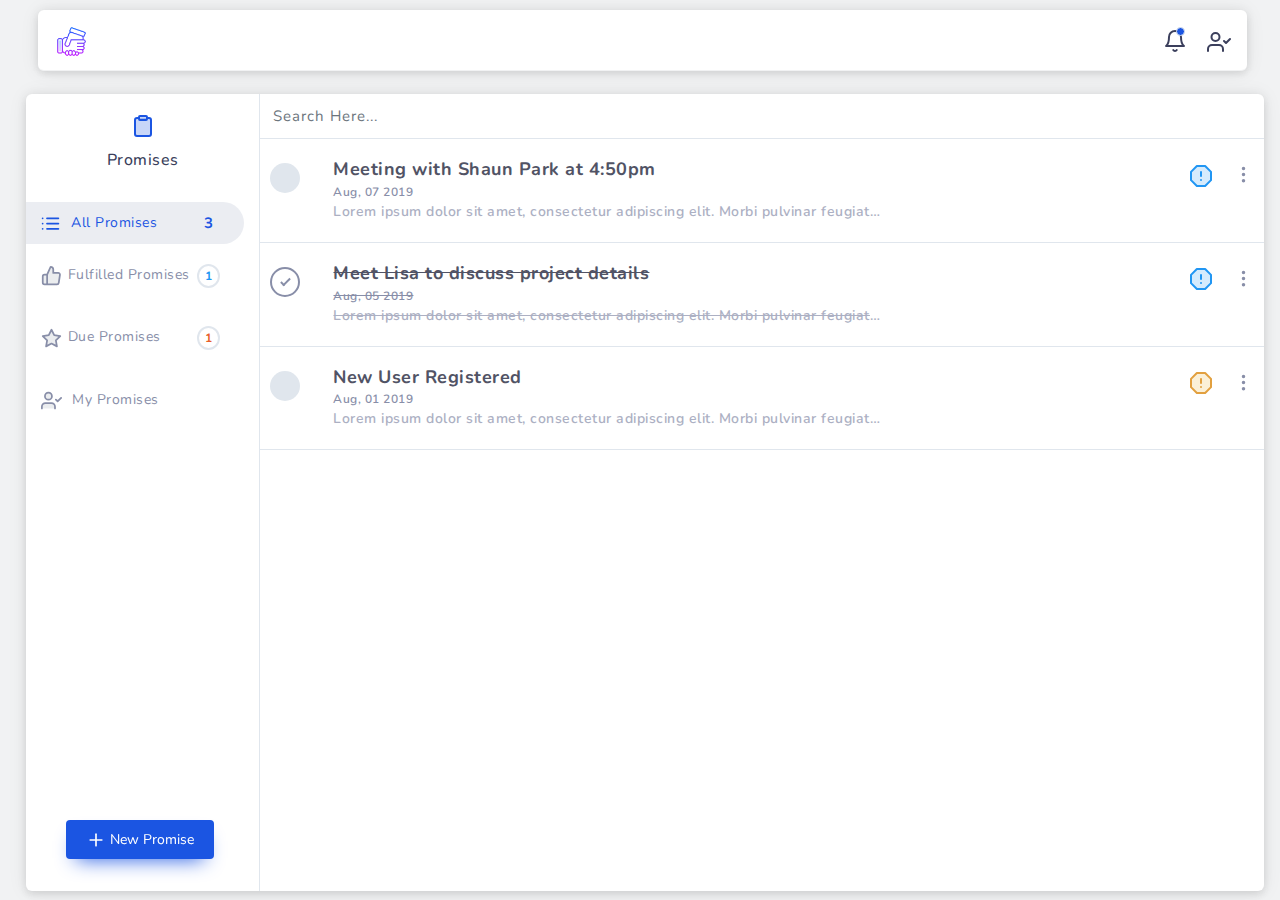
<file: app/app.html>
<!DOCTYPE html>
<html lang="en">
<head>
    <meta charset="utf-8">
    <meta http-equiv="X-UA-Compatible" content="IE=edge">
    <meta name="viewport" content="width=device-width, initial-scale=1, maximum-scale=1, shrink-to-fit=no">
    <title>Promisine </title>
    <link rel="icon" type="image/x-icon" href="assets/img/favicon.ico"/>
    <!-- BEGIN GLOBAL MANDATORY STYLES -->
    <link href="https://fonts.googleapis.com/css?family=Nunito:400,600,700" rel="stylesheet">
    <link href="bootstrap/css/bootstrap.min.css" rel="stylesheet" type="text/css" />
    <link href="assets/css/plugins.css" rel="stylesheet" type="text/css" />
    <!-- END GLOBAL MANDATORY STYLES -->

    <!--  BEGIN CUSTOM STYLE FILE  -->
    <link rel="stylesheet" type="text/css" href="plugins/editors/quill/quill.snow.css">
    <link href="assets/css/apps/todolist.css" rel="stylesheet" type="text/css" />
    <link href="assets/css/components/custom-modal.css" rel="stylesheet" type="text/css">
    <link href="plugins/animate/animate.css" rel="stylesheet" type="text/css" />
    <script src="plugins/sweetalerts/promise-polyfill.js"></script>
    <link href="plugins/sweetalerts/sweetalert2.min.css" rel="stylesheet" type="text/css" />
    <link href="plugins/sweetalerts/sweetalert.css" rel="stylesheet" type="text/css" />
    <link href="assets/css/components/custom-sweetalert.css" rel="stylesheet" type="text/css" />
    <!--  END CUSTOM STYLE FILE  -->
</head>
<body class="alt-menu sidebar-noneoverflow">
    
    <!--  BEGIN NAVBAR  -->
    <div class="header-container fixed-top">
        <header class="header navbar navbar-expand-sm expand-header">
            <a href="javascript:void(0);" class="sidebarCollapse" data-placement="bottom">
                <img src="assets/img/favicon.png" width="35" height="35"/>
            </a>

            <ul class="navbar-item flex-row ml-auto">

                

                <li class="nav-item dropdown notification-dropdown">
                    <a href="javascript:void(0);" class="nav-link dropdown-toggle" id="notificationDropdown" data-toggle="dropdown" aria-haspopup="true" aria-expanded="false">
                        <svg xmlns="http://www.w3.org/2000/svg" width="24" height="24" viewBox="0 0 24 24" fill="none" stroke="currentColor" stroke-width="2" stroke-linecap="round" stroke-linejoin="round" class="feather feather-bell"><path d="M18 8A6 6 0 0 0 6 8c0 7-3 9-3 9h18s-3-2-3-9"></path><path d="M13.73 21a2 2 0 0 1-3.46 0"></path></svg><span class="badge badge-success"></span>
                    </a>
                    <div class="dropdown-menu position-absolute e-animated e-fadeInUp" aria-labelledby="notificationDropdown">
                        <div class="notification-scroll">

                            <div class="dropdown-item">
                                <div class="media">
                                    <svg xmlns="http://www.w3.org/2000/svg" width="24" height="24" viewBox="0 0 24 24" fill="none" stroke="currentColor" stroke-width="2" stroke-linecap="round" stroke-linejoin="round" class="feather feather-message-square"><path d="M21 15a2 2 0 0 1-2 2H7l-4 4V5a2 2 0 0 1 2-2h14a2 2 0 0 1 2 2z"></path></svg>
                                    <div class="media-body">
                                        <div class="notification-para"><span class="user-name">Shaun Park</span> commented on your post.</div>
                                        <div class="notification-meta-time">5 mins ago</div>
                                    </div>
                                </div>
                            </div>

                            <div class="dropdown-item">
                                <div class="media">                                    
                                    <svg xmlns="http://www.w3.org/2000/svg" width="24" height="24" viewBox="0 0 24 24" fill="none" stroke="currentColor" stroke-width="2" stroke-linecap="round" stroke-linejoin="round" class="feather feather-thumbs-up"><path d="M14 9V5a3 3 0 0 0-3-3l-4 9v11h11.28a2 2 0 0 0 2-1.7l1.38-9a2 2 0 0 0-2-2.3zM7 22H4a2 2 0 0 1-2-2v-7a2 2 0 0 1 2-2h3"></path></svg>
                                    <div class="media-body">
                                        <div class="notification-para"><span class="user-name">Kelly Young</span> likes your photo</div>
                                        <div class="notification-meta-time">8 mins ago</div>
                                    </div>
                                </div>
                            </div>

                            <div class="dropdown-item">
                                <div class="media">
                                    <svg xmlns="http://www.w3.org/2000/svg" width="24" height="24" viewBox="0 0 24 24" fill="none" stroke="currentColor" stroke-width="2" stroke-linecap="round" stroke-linejoin="round" class="feather feather-send"><line x1="22" y1="2" x2="11" y2="13"></line><polygon points="22 2 15 22 11 13 2 9 22 2"></polygon></svg>
                                    <div class="media-body">
                                        <div class="notification-para">Invitation successfully sent to <span class="user-name">Amy Diaz</span></div>
                                        <div class="notification-meta-time">10 mins ago</div>
                                    </div>
                                </div>
                            </div>
                        </div>
                    </div>
                </li>

                <li class="nav-item dropdown user-profile-dropdown  order-lg-0 order-1">
                    <a href="javascript:void(0);" class="nav-link dropdown-toggle user" id="userProfileDropdown" data-toggle="dropdown" aria-haspopup="true" aria-expanded="false">
                        <svg xmlns="http://www.w3.org/2000/svg" width="24" height="24" viewBox="0 0 24 24" fill="none" stroke="currentColor" stroke-width="2" stroke-linecap="round" stroke-linejoin="round" class="feather feather-user-check"><path d="M16 21v-2a4 4 0 0 0-4-4H5a4 4 0 0 0-4 4v2"></path><circle cx="8.5" cy="7" r="4"></circle><polyline points="17 11 19 13 23 9"></polyline></svg>
                    </a>
                    <div class="dropdown-menu position-absolute e-animated e-fadeInUp" aria-labelledby="userProfileDropdown">
                        <div class="user-profile-section">                            
                            <div class="media mx-auto">
                                
                                <div class="media-body">
                                    <h5 id="username">Alan Green</h5>
                                   
                                </div>
                            </div>
                        </div>
                        
                       
                        <div class="dropdown-item">
                            <a href="auth_login.html">
                                <svg xmlns="http://www.w3.org/2000/svg" width="24" height="24" viewBox="0 0 24 24" fill="none" stroke="currentColor" stroke-width="2" stroke-linecap="round" stroke-linejoin="round" class="feather feather-log-out"><path d="M9 21H5a2 2 0 0 1-2-2V5a2 2 0 0 1 2-2h4"></path><polyline points="16 17 21 12 16 7"></polyline><line x1="21" y1="12" x2="9" y2="12"></line></svg> <span>Log Out</span>
                            </a>
                        </div>
                    </div>
                </li>
            </ul>
        </header>
    </div>
    <!--  END NAVBAR  -->

    <!--  BEGIN MAIN CONTAINER  -->
    <div class="main-container sidebar-closed sbar-open" id="container">

        <div class="overlay"></div>
        <div class="cs-overlay"></div>
        <div class="search-overlay"></div>

        

        <!--  BEGIN CONTENT AREA  -->
        <div id="content" class="main-content">
            <div class="layout-px-spacing">

                <div class="row layout-top-spacing">
                    <div class="col-xl-12 col-lg-12 col-md-12">

                        <div class="mail-box-container">
                            <div class="mail-overlay"></div>

                            <div class="tab-title">
                                <div class="row">
                                    <div class="col-md-12 col-sm-12 col-12 text-center">
                                        <svg xmlns="http://www.w3.org/2000/svg" width="24" height="24" viewBox="0 0 24 24" fill="none" stroke="currentColor" stroke-width="2" stroke-linecap="round" stroke-linejoin="round" class="feather feather-clipboard"><path d="M16 4h2a2 2 0 0 1 2 2v14a2 2 0 0 1-2 2H6a2 2 0 0 1-2-2V6a2 2 0 0 1 2-2h2"></path><rect x="8" y="2" width="8" height="4" rx="1" ry="1"></rect></svg>
                                        <h6 class="app-title">Promises</h6>
                                    </div>

                                    <div class="todoList-sidebar-scroll">
                                        <div class="col-md-12 col-sm-12 col-12 mt-4 pl-0">
                                            <ul class="nav nav-pills d-block" id="pills-tab" role="tablist">
                                                <li class="nav-item">
                                                    <a class="nav-link list-actions active" id="all-list" data-toggle="pill" href="#pills-inbox" role="tab" aria-selected="true"><svg xmlns="http://www.w3.org/2000/svg" width="24" height="24" viewBox="0 0 24 24" fill="none" stroke="currentColor" stroke-width="2" stroke-linecap="round" stroke-linejoin="round" class="feather feather-list"><line x1="8" y1="6" x2="21" y2="6"></line><line x1="8" y1="12" x2="21" y2="12"></line><line x1="8" y1="18" x2="21" y2="18"></line><line x1="3" y1="6" x2="3" y2="6"></line><line x1="3" y1="12" x2="3" y2="12"></line><line x1="3" y1="18" x2="3" y2="18"></line></svg> All Promises <span class="todo-badge badge"></span>
                                                    </a>
                                                </li>
                                                <li class="nav-item">
                                                    <a class="nav-link list-actions" id="todo-task-done" data-toggle="pill" href="#pills-sentmail" role="tab" aria-selected="false"><svg xmlns="http://www.w3.org/2000/svg" width="24" height="24" viewBox="0 0 24 24" fill="none" stroke="currentColor" stroke-width="2" stroke-linecap="round" stroke-linejoin="round" class="feather feather-thumbs-up"><path d="M14 9V5a3 3 0 0 0-3-3l-4 9v11h11.28a2 2 0 0 0 2-1.7l1.38-9a2 2 0 0 0-2-2.3zM7 22H4a2 2 0 0 1-2-2v-7a2 2 0 0 1 2-2h3"></path></svg>Fulfilled  Promises<span class="todo-badge badge"></span></a>
                                                </li>
                                                <li class="nav-item">
                                                    <a class="nav-link list-actions" id="todo-task-important" data-toggle="pill" href="#pills-important" role="tab" aria-selected="false"><svg xmlns="http://www.w3.org/2000/svg" width="24" height="24" viewBox="0 0 24 24" fill="none" stroke="currentColor" stroke-width="2" stroke-linecap="round" stroke-linejoin="round" class="feather feather-star"><polygon points="12 2 15.09 8.26 22 9.27 17 14.14 18.18 21.02 12 17.77 5.82 21.02 7 14.14 2 9.27 8.91 8.26 12 2"></polygon></svg>Due Promises<span class="todo-badge badge"></span></a>
                                                </li>
                                                <li class="nav-item">
                                                    <a class="nav-link list-actions" id="todo-task-trash" data-toggle="pill" href="#pills-trash" role="tab" aria-selected="false"><svg xmlns="http://www.w3.org/2000/svg" width="24" height="24" viewBox="0 0 24 24" fill="none" stroke="currentColor" stroke-width="2" stroke-linecap="round" stroke-linejoin="round" class="feather feather-user-check"><path d="M16 21v-2a4 4 0 0 0-4-4H5a4 4 0 0 0-4 4v2"></path><circle cx="8.5" cy="7" r="4"></circle><polyline points="17 11 19 13 23 9"></polyline></svg> 
                                                    My Promises
                                                    </a>
                                                </li>
                                            </ul>
                                        </div>
                                    </div>
                                     <!-- Button trigger modal -->
                                     <button type="button" class="btn btn-primary notask"  data-toggle="modal" data-target="#loginModal">
                                        <svg xmlns="http://www.w3.org/2000/svg" width="24" height="24" viewBox="0 0 24 24" fill="none" stroke="currentColor" stroke-width="2" stroke-linecap="round" stroke-linejoin="round" class="feather feather-plus"><line x1="12" y1="5" x2="12" y2="19"></line><line x1="5" y1="12" x2="19" y2="12"></line></svg>
                                          New Promise 
                                      </button>
  
                                     
                                    
                                </div>
                            </div>
                            <div id="todo-inbox" class="accordion todo-inbox">
                                <div class="search">
                                    <input type="text" class="form-control input-search" placeholder="Search Here...">
                                    <svg xmlns="http://www.w3.org/2000/svg" width="24" height="24" viewBox="0 0 24 24" fill="none" stroke="currentColor" stroke-width="2" stroke-linecap="round" stroke-linejoin="round" class="feather feather-menu mail-menu d-lg-none"><line x1="3" y1="12" x2="21" y2="12"></line><line x1="3" y1="6" x2="21" y2="6"></line><line x1="3" y1="18" x2="21" y2="18"></line></svg>
                                </div>
                        
                                <div class="todo-box">
                                    
                                    <div id="ct" class="todo-box-scroll">
                                        <div class="todo-item all-list">
                                            <div class="todo-item-inner">
                                                <div class="n-chk text-center">
                                                    <label class="new-control new-checkbox checkbox-primary">
                                                      <input type="checkbox" class="new-control-input inbox-chkbox">
                                                      <span class="new-control-indicator"></span>
                                                    </label>
                                                </div>

                                                <div class="todo-content">
                                                    <h5 class="todo-heading" data-todoHeading="Meeting with Shaun Park at 4:50pm">Meeting with Shaun Park at 4:50pm</h5>
                                                    <p class="meta-date">Aug, 07 2019</p>
                                                    <p class="todo-text" data-todoHtml="<p>Lorem ipsum dolor sit amet, consectetur adipiscing elit. Morbi pulvinar feugiat consequat. Duis lacus nibh, sagittis id varius vel, aliquet non augue. Vivamus sem ante, ultrices at ex a, rhoncus ullamcorper tellus. Nunc iaculis eu ligula ac consequat. Orci varius natoque penatibus et magnis dis parturient montes, nascetur ridiculus mus. Vestibulum mattis urna neque, eget posuere lorem tempus non. Suspendisse ac turpis dictum, convallis est ut, posuere sem. Etiam imperdiet aliquam risus, eu commodo urna vestibulum at. Suspendisse malesuada lorem eu sodales aliquam.</p>" data-todoText='{"ops":[{"insert":"Lorem ipsum dolor sit amet, consectetur adipiscing elit. Morbi pulvinar feugiat consequat. Duis lacus nibh, sagittis id varius vel, aliquet non augue. Vivamus sem ante, ultrices at ex a, rhoncus ullamcorper tellus. Nunc iaculis eu ligula ac consequat. Orci varius natoque penatibus et magnis dis parturient montes, nascetur ridiculus mus. Vestibulum mattis urna neque, eget posuere lorem tempus non. Suspendisse ac turpis dictum, convallis est ut, posuere sem. Etiam imperdiet aliquam risus, eu commodo urna vestibulum at. Suspendisse malesuada lorem eu sodales aliquam.\n"}]}'>Lorem ipsum dolor sit amet, consectetur adipiscing elit. Morbi pulvinar feugiat consequat. Duis lacus nibh, sagittis id varius vel, aliquet non augue. Vivamus sem ante, ultrices at ex a, rhoncus ullamcorper tellus. Nunc iaculis eu ligula ac consequat. Orci varius natoque penatibus et magnis dis parturient montes, nascetur ridiculus mus. Vestibulum mattis urna neque, eget posuere lorem tempus non. Suspendisse ac turpis dictum, convallis est ut, posuere sem. Etiam imperdiet aliquam risus, eu commodo urna vestibulum at. Suspendisse malesuada lorem eu sodales aliquam.</p>
                                                </div>

                                                <div class="priority-dropdown custom-dropdown-icon">
                                                    <div class="dropdown p-dropdown">
                                                        <a class="dropdown-toggle primary" href="#" role="button" id="dropdownMenuLink-1" data-toggle="dropdown" aria-haspopup="true" aria-expanded="true">
                                                            <svg xmlns="http://www.w3.org/2000/svg" width="24" height="24" viewBox="0 0 24 24" fill="none" stroke="currentColor" stroke-width="2" stroke-linecap="round" stroke-linejoin="round" class="feather feather-alert-octagon"><polygon points="7.86 2 16.14 2 22 7.86 22 16.14 16.14 22 7.86 22 2 16.14 2 7.86 7.86 2"></polygon><line x1="12" y1="8" x2="12" y2="12"></line><line x1="12" y1="16" x2="12" y2="16"></line></svg>
                                                        </a>

                                                    </div>
                                                </div>

                                                <div class="action-dropdown custom-dropdown-icon">
                                                    <div class="dropdown">
                                                        <a class="dropdown-toggle" href="#" role="button" id="dropdownMenuLink-2" data-toggle="dropdown" aria-haspopup="true" aria-expanded="true">
                                                            <svg xmlns="http://www.w3.org/2000/svg" width="24" height="24" viewBox="0 0 24 24" fill="none" stroke="currentColor" stroke-width="2" stroke-linecap="round" stroke-linejoin="round" class="feather feather-more-vertical"><circle cx="12" cy="12" r="1"></circle><circle cx="12" cy="5" r="1"></circle><circle cx="12" cy="19" r="1"></circle></svg>
                                                        </a>

                                                        <div class="dropdown-menu" aria-labelledby="dropdownMenuLink-2">
                                                            <a class="remind dropdown-item" href="javascript:void(0);">Remind Promiser</a>
                                                            
                                                        </div>
                                                    </div>
                                                </div>

                                            </div>
                                        </div>

                                       
                                        <div class="todo-item all-list todo-task-done">
                                            <div class="todo-item-inner">
                                                <div class="n-chk text-center">
                                                    <label class="new-control new-checkbox checkbox-primary">
                                                      <input type="checkbox" class="new-control-input inbox-chkbox" checked>
                                                      <span class="new-control-indicator"></span>
                                                    </label>
                                                </div>

                                                <div class="todo-content">
                                                    <h5 class="todo-heading" data-todoHeading="Meet Lisa to discuss project details"> Meet Lisa to discuss project details</h5>
                                                    <p class="meta-date">Aug, 05 2019</p>
                                                    <p class="todo-text" data-todoHtml="<p>Lorem ipsum dolor sit amet, consectetur adipiscing elit. Morbi pulvinar feugiat consequat. Duis lacus nibh, sagittis id varius vel, aliquet non augue. Vivamus sem ante, ultrices at ex a, rhoncus ullamcorper tellus. Nunc iaculis eu ligula ac consequat. Orci varius natoque penatibus et magnis dis parturient montes, nascetur ridiculus mus. Vestibulum mattis urna neque, eget posuere lorem tempus non. Suspendisse ac turpis dictum, convallis est ut, posuere sem. Etiam imperdiet aliquam risus, eu commodo urna vestibulum at. Suspendisse malesuada lorem eu sodales aliquam.</p>" data-todoText='{"ops":[{"insert":"Lorem ipsum dolor sit amet, consectetur adipiscing elit. Morbi pulvinar feugiat consequat. Duis lacus nibh, sagittis id varius vel, aliquet non augue. Vivamus sem ante, ultrices at ex a, rhoncus ullamcorper tellus. Nunc iaculis eu ligula ac consequat. Orci varius natoque penatibus et magnis dis parturient montes, nascetur ridiculus mus. Vestibulum mattis urna neque, eget posuere lorem tempus non. Suspendisse ac turpis dictum, convallis est ut, posuere sem. Etiam imperdiet aliquam risus, eu commodo urna vestibulum at. Suspendisse malesuada lorem eu sodales aliquam.\n"}]}'> Lorem ipsum dolor sit amet, consectetur adipiscing elit. Morbi pulvinar feugiat consequat. Duis lacus nibh, sagittis id varius vel, aliquet non augue. Vivamus sem ante, ultrices at ex a, rhoncus ullamcorper tellus. Nunc iaculis eu ligula ac consequat. Orci varius natoque penatibus et magnis dis parturient montes, nascetur ridiculus mus. Vestibulum mattis urna neque, eget posuere lorem tempus non. Suspendisse ac turpis dictum, convallis est ut, posuere sem. Etiam imperdiet aliquam risus, eu commodo urna vestibulum at. Suspendisse malesuada lorem eu sodales aliquam.</p>
                                                </div>

                                                <div class="priority-dropdown custom-dropdown-icon">
                                                    <div class="dropdown p-dropdown">
                                                        <a class="dropdown-toggle primary" href="#" role="button" id="dropdownMenuLink-5" data-toggle="dropdown" aria-haspopup="true" aria-expanded="true">
                                                            <svg xmlns="http://www.w3.org/2000/svg" width="24" height="24" viewBox="0 0 24 24" fill="none" stroke="currentColor" stroke-width="2" stroke-linecap="round" stroke-linejoin="round" class="feather feather-alert-octagon"><polygon points="7.86 2 16.14 2 22 7.86 22 16.14 16.14 22 7.86 22 2 16.14 2 7.86 7.86 2"></polygon><line x1="12" y1="8" x2="12" y2="12"></line><line x1="12" y1="16" x2="12" y2="16"></line></svg>
                                                        </a>
                                                       
                                                    </div>
                                                </div>

                                                <div class="action-dropdown custom-dropdown-icon">
                                                    <div class="dropdown">
                                                        <a class="dropdown-toggle" href="#" role="button" id="dropdownMenuLink-6" data-toggle="dropdown" aria-haspopup="true" aria-expanded="true">
                                                            <svg xmlns="http://www.w3.org/2000/svg" width="24" height="24" viewBox="0 0 24 24" fill="none" stroke="currentColor" stroke-width="2" stroke-linecap="round" stroke-linejoin="round" class="feather feather-more-vertical"><circle cx="12" cy="12" r="1"></circle><circle cx="12" cy="5" r="1"></circle><circle cx="12" cy="19" r="1"></circle></svg>
                                                        </a>
                                                        <div class="dropdown-menu" aria-labelledby="dropdownMenuLink-6">
                                                            <a class="remind dropdown-item" href="javascript:void(0);">Remind Promiser</a>
                                                        </div>
                                                    </div>
                                                </div>

                                            </div>
                                        </div>

                                        
                                        <div class="todo-item all-list todo-task-important">
                                            <div class="todo-item-inner">
                                                <div class="n-chk text-center">
                                                    <label class="new-control new-checkbox checkbox-primary">
                                                      <input type="checkbox" class="new-control-input inbox-chkbox">
                                                      <span class="new-control-indicator"></span>
                                                    </label>
                                                </div>

                                                <div class="todo-content">
                                                    <h5 class="todo-heading" data-todoHeading="New User Registered"> New User Registered</h5>
                                                    <p class="meta-date">Aug, 01 2019</p>
                                                    <p class="todo-text" data-todoHtml="<p>Lorem ipsum dolor sit amet, consectetur adipiscing elit. Morbi pulvinar feugiat consequat. Duis lacus nibh, sagittis id varius vel, aliquet non augue. Vivamus sem ante, ultrices at ex a, rhoncus ullamcorper tellus. Nunc iaculis eu ligula ac consequat. Orci varius natoque penatibus et magnis dis parturient montes, nascetur ridiculus mus. Vestibulum mattis urna neque, eget posuere lorem tempus non. Suspendisse ac turpis dictum, convallis est ut, posuere sem. Etiam imperdiet aliquam risus, eu commodo urna vestibulum at. Suspendisse malesuada lorem eu sodales aliquam.</p>" data-todoText='{"ops":[{"insert":"Lorem ipsum dolor sit amet, consectetur adipiscing elit. Morbi pulvinar feugiat consequat. Duis lacus nibh, sagittis id varius vel, aliquet non augue. Vivamus sem ante, ultrices at ex a, rhoncus ullamcorper tellus. Nunc iaculis eu ligula ac consequat. Orci varius natoque penatibus et magnis dis parturient montes, nascetur ridiculus mus. Vestibulum mattis urna neque, eget posuere lorem tempus non. Suspendisse ac turpis dictum, convallis est ut, posuere sem. Etiam imperdiet aliquam risus, eu commodo urna vestibulum at. Suspendisse malesuada lorem eu sodales aliquam.\n"}]}'> Lorem ipsum dolor sit amet, consectetur adipiscing elit. Morbi pulvinar feugiat consequat. Duis lacus nibh, sagittis id varius vel, aliquet non augue. Vivamus sem ante, ultrices at ex a, rhoncus ullamcorper tellus. Nunc iaculis eu ligula ac consequat. Orci varius natoque penatibus et magnis dis parturient montes, nascetur ridiculus mus. Vestibulum mattis urna neque, eget posuere lorem tempus non. Suspendisse ac turpis dictum, convallis est ut, posuere sem. Etiam imperdiet aliquam risus, eu commodo urna vestibulum at. Suspendisse malesuada lorem eu sodales aliquam.</p>
                                                </div>

                                                <div class="priority-dropdown custom-dropdown-icon">
                                                    <div class="dropdown p-dropdown">
                                                        <a class="dropdown-toggle warning" href="#" role="button" id="dropdownMenuLink-10" data-toggle="dropdown" aria-haspopup="true" aria-expanded="true">
                                                            <svg xmlns="http://www.w3.org/2000/svg" width="24" height="24" viewBox="0 0 24 24" fill="none" stroke="currentColor" stroke-width="2" stroke-linecap="round" stroke-linejoin="round" class="feather feather-alert-octagon"><polygon points="7.86 2 16.14 2 22 7.86 22 16.14 16.14 22 7.86 22 2 16.14 2 7.86 7.86 2"></polygon><line x1="12" y1="8" x2="12" y2="12"></line><line x1="12" y1="16" x2="12" y2="16"></line></svg>
                                                        </a>

                                                        
                                                    </div>
                                                </div>

                                                <div class="action-dropdown custom-dropdown-icon">
                                                    <div class="dropdown">
                                                        <a class="dropdown-toggle" href="#" role="button" id="dropdownMenuLink-11" data-toggle="dropdown" aria-haspopup="true" aria-expanded="true">
                                                            <svg xmlns="http://www.w3.org/2000/svg" width="24" height="24" viewBox="0 0 24 24" fill="none" stroke="currentColor" stroke-width="2" stroke-linecap="round" stroke-linejoin="round" class="feather feather-more-vertical"><circle cx="12" cy="12" r="1"></circle><circle cx="12" cy="5" r="1"></circle><circle cx="12" cy="19" r="1"></circle></svg>
                                                        </a>

                                                        <div class="dropdown-menu" aria-labelledby="dropdownMenuLink-11">
                                                            <a class="remind dropdown-item" href="javascript:void(0);">Remind Promiser</a>
                                                        </div>
                                                    </div>
                                                </div>
                                            </div>
                                        </div>

                                        

                                        

                                        <div class="todo-item todo-task-trash">
                                            <div class="todo-item-inner">
                                                <div class="n-chk text-center">
                                                    <label class="new-control new-checkbox checkbox-primary">
                                                      <input type="checkbox" class="new-control-input inbox-chkbox">
                                                      <span class="new-control-indicator"></span>
                                                    </label>
                                                </div>

                                                <div class="todo-content">
                                                    <h5 class="todo-heading" data-todoHeading="New User Registered">Trashed Tasks 3</h5>
                                                    <p class="meta-date">Sep, 31 2019</p>
                                                    <p class="todo-text" data-todoHtml="<p>Lorem ipsum dolor sit amet, consectetur adipiscing elit. Morbi pulvinar feugiat consequat. Duis lacus nibh, sagittis id varius vel, aliquet non augue. Vivamus sem ante, ultrices at ex a, rhoncus ullamcorper tellus. Nunc iaculis eu ligula ac consequat. Orci varius natoque penatibus et magnis dis parturient montes, nascetur ridiculus mus. Vestibulum mattis urna neque, eget posuere lorem tempus non. Suspendisse ac turpis dictum, convallis est ut, posuere sem. Etiam imperdiet aliquam risus, eu commodo urna vestibulum at. Suspendisse malesuada lorem eu sodales aliquam.</p>" data-todoText="This task is for trashed demo. Now, click the dotted dropdown and select the revive option to re-list the task from trash to all list or select the premanent delete option to permantly delete it.">This task is for trashed demo. Now, click the dotted dropdown and select the revive option to re-list the task from trash to all list or select the premanent delete option to permantly delete it. </p>
                                                </div>

                                                <div class="priority-dropdown custom-dropdown-icon">
                                                    <div class="dropdown p-dropdown">
                                                        <a class="dropdown-toggle warning" href="#" role="button" id="dropdownMenuLink-22" data-toggle="dropdown" aria-haspopup="true" aria-expanded="true">
                                                            <svg xmlns="http://www.w3.org/2000/svg" width="24" height="24" viewBox="0 0 24 24" fill="none" stroke="currentColor" stroke-width="2" stroke-linecap="round" stroke-linejoin="round" class="feather feather-alert-octagon"><polygon points="7.86 2 16.14 2 22 7.86 22 16.14 16.14 22 7.86 22 2 16.14 2 7.86 7.86 2"></polygon><line x1="12" y1="8" x2="12" y2="12"></line><line x1="12" y1="16" x2="12" y2="16"></line></svg>
                                                        </a>

                                                        
                                                    </div>
                                                </div>

                                                <div class="action-dropdown custom-dropdown-icon">
                                                    <div class="dropdown">
                                                        <a class="dropdown-toggle" href="#" role="button" id="dropdownMenuLink-23" data-toggle="dropdown" aria-haspopup="true" aria-expanded="true">
                                                            <svg xmlns="http://www.w3.org/2000/svg" width="24" height="24" viewBox="0 0 24 24" fill="none" stroke="currentColor" stroke-width="2" stroke-linecap="round" stroke-linejoin="round" class="feather feather-more-vertical"><circle cx="12" cy="12" r="1"></circle><circle cx="12" cy="5" r="1"></circle><circle cx="12" cy="19" r="1"></circle></svg>
                                                        </a>

                                                        <div class="dropdown-menu" aria-labelledby="dropdownMenuLink-23">
                                                            <a class="remind dropdown-item" href="javascript:void(0);">Remind Promiser</a>
                                                        </div>
                                                    </div>
                                                </div>
                                            </div>
                                        </div>
                                    </div>

                                    <div class="modal fade" id="todoShowListItem" tabindex="-1" role="dialog" aria-hidden="true">
                                        <div class="modal-dialog modal-dialog-centered" role="document">
                                            <div class="modal-content">
                                                <div class="modal-body">
                                                    <svg xmlns="http://www.w3.org/2000/svg" width="24" height="24" viewBox="0 0 24 24" fill="none" stroke="currentColor" stroke-width="2" stroke-linecap="round" stroke-linejoin="round" class="feather feather-x close" data-dismiss="modal"><line x1="18" y1="6" x2="6" y2="18"></line><line x1="6" y1="6" x2="18" y2="18"></line></svg>
                                                    <div class="compose-box">
                                                        <div class="compose-content">
                                                            <h5 class="task-heading"></h5>
                                                            <p class="task-text"></p>
                                                        </div>
                                                    </div>
                                                </div>
                                                <div class="modal-footer">
                                                    <button class="btn" data-dismiss="modal"> <svg xmlns="http://www.w3.org/2000/svg" width="24" height="24" viewBox="0 0 24 24" fill="none" stroke="currentColor" stroke-width="2" stroke-linecap="round" stroke-linejoin="round" class="feather feather-trash"><polyline points="3 6 5 6 21 6"></polyline><path d="M19 6v14a2 2 0 0 1-2 2H7a2 2 0 0 1-2-2V6m3 0V4a2 2 0 0 1 2-2h4a2 2 0 0 1 2 2v2"></path></svg> Close</button>
                                                </div>
                                            </div>
                                        </div>
                                    </div>
                                </div>
                                
                        </div>
                        </div>
                                                              
                        </div>

                        <!-- Modal -->
                        <div class="modal fade" id="addTaskModal" tabindex="-1" role="dialog" aria-labelledby="addTaskModalTitle" aria-hidden="true">
                            <div class="modal-dialog modal-dialog-centered" role="document">
                                <div class="modal-content">
                                    <div class="modal-body">
                                        <svg xmlns="http://www.w3.org/2000/svg" width="24" height="24" viewBox="0 0 24 24" fill="none" stroke="currentColor" stroke-width="2" stroke-linecap="round" stroke-linejoin="round" class="feather feather-x close" data-dismiss="modal"><line x1="18" y1="6" x2="6" y2="18"></line><line x1="6" y1="6" x2="18" y2="18"></line></svg>
                                        <div class="compose-box">
                                            <div class="compose-content" id="addTaskModalTitle">
                                                <h5 class="">Add Task</h5>
                                                <form>
                                                    <div class="row">
                                                        <div class="col-md-12">
                                                            <div class="d-flex mail-to mb-4">
                                                                <svg xmlns="http://www.w3.org/2000/svg" width="24" height="24" viewBox="0 0 24 24" fill="none" stroke="currentColor" stroke-width="2" stroke-linecap="round" stroke-linejoin="round" class="feather feather-edit-3 flaticon-notes"><path d="M12 20h9"></path><path d="M16.5 3.5a2.121 2.121 0 0 1 3 3L7 19l-4 1 1-4L16.5 3.5z"></path></svg>
                                                                <div class="w-100">
                                                                    <input id="task" type="text" placeholder="Task" class="form-control" name="task">
                                                                    <span class="validation-text"></span>
                                                                </div>
                                                            </div>
                                                        </div>
                                                    </div>

                                                    <div class="d-flex  mail-subject mb-4">
                                                        <svg xmlns="http://www.w3.org/2000/svg" width="24" height="24" viewBox="0 0 24 24" fill="none" stroke="currentColor" stroke-width="2" stroke-linecap="round" stroke-linejoin="round" class="feather feather-file-text flaticon-menu-list"><path d="M14 2H6a2 2 0 0 0-2 2v16a2 2 0 0 0 2 2h12a2 2 0 0 0 2-2V8z"></path><polyline points="14 2 14 8 20 8"></polyline><line x1="16" y1="13" x2="8" y2="13"></line><line x1="16" y1="17" x2="8" y2="17"></line><polyline points="10 9 9 9 8 9"></polyline></svg>
                                                        <div class="w-100">
                                                            <div id="taskdescription" class=""></div>
                                                            <span class="validation-text"></span>
                                                        </div>
                                                    </div>

                                                </form>
                                            </div>
                                        </div>
                                    </div>
                                    <div class="modal-footer">
                                        <button class="btn" data-dismiss="modal"><i class="flaticon-cancel-12"></i> Discard</button>
                                        <button class="btn add-tsk">Add Task</button>
                                        <button class="btn edit-tsk">Save</button>
                                    </div>
                                </div>
                            </div>
                        </div>
                        
                    </div>
                </div>

            </div>
        </div>
        <!--  END CONTENT AREA  -->
    </div>
    <!-- END MAIN CONTAINER -->
     <!-- Modal -->
                                      
                                       <!-- Modal -->
                                       <div class="modal fade modal-lg fadeInRight login-modal" id="loginModal" tabindex="-1" role="dialog" aria-labelledby="loginModalLabel" aria-hidden="true">
                                        <div class="modal-dialog modal-lg fadeInRight" role="document">
                                          <div class="modal-content">
  
                                            <div class="modal-header" id="loginModalLabel">
                                              
                                              <button type="button" class="close" data-dismiss="modal" aria-hidden="true"><svg aria-hidden="true" xmlns="http://www.w3.org/2000/svg" width="24" height="24" viewBox="0 0 24 24" fill="none" stroke="currentColor" stroke-width="2" stroke-linecap="round" stroke-linejoin="round" class="feather feather-x"><line x1="18" y1="6" x2="6" y2="18"></line><line x1="6" y1="6" x2="18" y2="18"></line></svg></button>
                                            </div>
                                            <div class="modal-body">
                                            <ul class="myuls">
                                               <li>
                                                <button class="sharelink btn btn-outline-primary" data-dismiss="modal">Share a Link</button>
                                                </li>
                                                <li>
                                                    <button class="promiser btn btn-outline-secondary" data-dismiss="modal" data-toggle="modal" data-target="#registaModal">Invite Promiser(Via Email)</button>
                                                </li>
                                            </ul>
                                             
  
                                            
  
                                              
  
  
                                            </div>
                                            
                                          </div>
                                        </div>
                                      </div>
                                      <div class="modal fadeInRight register-modal modal-xl" id="registaModal" tabindex="-1" role="dialog" aria-labelledby="registerModalLabel" aria-hidden="true">
                                        <div class="modal-dialog modal-xl modal-dialog-centered" role="document">
                                          <div class="modal-content">
  
                                            <div class="modal-header" id="registerModalLabel">
                                              <h4 class="modal-title">Invite someone to make a promise for you</h4>
                                              <button type="button" class="close" data-dismiss="modal" aria-hidden="true"><svg aria-hidden="true" xmlns="http://www.w3.org/2000/svg" width="24" height="24" viewBox="0 0 24 24" fill="none" stroke="currentColor" stroke-width="2" stroke-linecap="round" stroke-linejoin="round" class="feather feather-x"><line x1="18" y1="6" x2="6" y2="18"></line><line x1="6" y1="6" x2="18" y2="18"></line></svg></button>
                                            </div>
                                            <div class="modal-body">
                                              <form class="mt-0 invite">
                                                 <div class="form-group">
                                                  
                                                  <svg xmlns="http://www.w3.org/2000/svg" width="24" height="24" viewBox="0 0 24 24" fill="none" stroke="currentColor" stroke-width="2" stroke-linecap="round" stroke-linejoin="round" class="feather feather-user"><path d="M20 21v-2a4 4 0 0 0-4-4H8a4 4 0 0 0-4 4v2"></path><circle cx="12" cy="7" r="4"></circle></svg>
                                                  <input type="text" class="form-control mb-2" id="promise" placeholder="Promise Request e.g I want Pixel 5">
                                                  <label>Promise Request e.g I want Pixel 5</label>
                                                </div>
                                                <div class="form-group">
                                                  <svg xmlns="http://www.w3.org/2000/svg" width="24" height="24" viewBox="0 0 24 24" fill="none" stroke="currentColor" stroke-width="2" stroke-linecap="round" stroke-linejoin="round" class="feather feather-at-sign"><circle cx="12" cy="12" r="4"></circle><path d="M16 8v5a3 3 0 0 0 6 0v-1a10 10 0 1 0-3.92 7.94"></path></svg>
                                                  <input type="email" class="form-control mb-2" id="invitemail" placeholder="Email Address of Invite(Promiser) ">
                                                </div>
                                                
                                                <button type="submit" class="btn btn-primary mt-2 mb-2 btn-block submtinvite" id="subin">
                                                   
                                                    Send Invite
                                                </button>
                                              </form>
  
                                              
  
                                            </div>
                                            <div class="modal-footer justify-content-center">
                                              <div class="forgot login-footer">
                                                <div id="valtext"></div>
                                              </div>
                                            </div>
                                          </div>
                                        </div>
                                      </div>
    <!-- BEGIN GLOBAL MANDATORY STYLES -->
    <script src="assets/js/libs/jquery-3.1.1.min.js"></script>
    <script src="bootstrap/js/popper.min.js"></script>
    <script src="bootstrap/js/bootstrap.min.js"></script>
    <script src="plugins/perfect-scrollbar/perfect-scrollbar.min.js"></script>
    <script src="assets/js/app.js"></script>
    
    <script>
        $(document).ready(function() {
            App.init();
        });
    </script>
    <script src="assets/js/custom.js"></script>
    <!-- END GLOBAL MANDATORY STYLES -->
    <script src="assets/js/ie11fix/fn.fix-padStart.js"></script>
    <script src="plugins/editors/quill/quill.js"></script>
    <script src="assets/js/apps/todoList.js"></script>
    <script src="plugins/sweetalerts/sweetalert2.min.js"></script>
    <script src="plugins/sweetalerts/custom-sweetalert.js"></script>
    <script src="plugins/blockui/jquery.blockUI.min.js"></script>
    <script src="plugins/blockui/custom-blockui.js"></script>
    <script src="assets/js/prom.js"></script>
    <script type="text/javascript">
        $(".invite").submit(function(e){
            e.preventDefault();
            var promise = value('promise');
            var email = value('invitemail');
            if(email==""){
                get('valtext').innerHTML="Email Address cannot be empty";
            }
            else if(!validateEmail(email)){
                get('valtext').innerHTML="Invalid Email Address";
            }
            else {
                get("valtext").innerHTML="Sending Invite ...... ";
                get('subin').innerHTML=' <span class="spinner-border text-white mr-2 align-self-center loader-sm "></span>';
                
                //there should be an alert or something 
                load();
                swal({
                    title: 'Invite Sent',
                    html: "Your invitation to invite "+email+" has been sent successfully ",
                    type: 'success',
                    padding: '2em',
                    footer:"We'll let you know when the invite is accepted",
                    confirmButtonText:'Okay,Great !',
                    })
                $("#registaModal").modal('hide')
            }
        })
        $(".sharelink").click(function(){
            swal({
                title: 'Do you really want to share a link?',
                text: "When you share a public link to people,They can make promises on your promisine. Your Promisine List is private and users wouldn't be able to see your previous promises",
                type: 'question',
                confirmButtonText:'Continue ',
                showCancelButton:true,
                cancelButtonText:'Cancel',
                padding: '2em'

            })
            .then((res)=>{
                
                $.blockUI({
                        message: '<svg xmlns="http://www.w3.org/2000/svg" width="24" height="24" viewBox="0 0 24 24" fill="none" stroke="currentColor" stroke-width="2" stroke-linecap="round" stroke-linejoin="round" class="feather feather-loader spin mr-2"><line x1="12" y1="2" x2="12" y2="6"></line><line x1="12" y1="18" x2="12" y2="22"></line><line x1="4.93" y1="4.93" x2="7.76" y2="7.76"></line><line x1="16.24" y1="16.24" x2="19.07" y2="19.07"></line><line x1="2" y1="12" x2="6" y2="12"></line><line x1="18" y1="12" x2="22" y2="12"></line><line x1="4.93" y1="19.07" x2="7.76" y2="16.24"></line><line x1="16.24" y1="7.76" x2="19.07" y2="4.93"></line></svg>',
                        fadeIn: 800, 
                        timeout: 2000, //unblock after 2 seconds
                        overlayCSS: {
                            backgroundColor: '#1b2024',
                            opacity: 0.8,
                            zIndex: 1200,
                            cursor: 'wait'
                        },
                        css: {
                            border: 0,
                            color: '#fff',
                            zIndex: 1201,
                            padding: 0,
                            backgroundColor: 'transparent'
                        }
                    });
                window.setTimeout(()=>{
                    swal({
                    title: 'Here\'s the the link Adewale',
                    html: "<a href='http://localhost/promine/app/app' target='_blank'>http://localhost/promine/app/app</a>",
                    type: 'success',
                    padding: '2em',
                    confirmButtonText:'Okay,Great !',
                    })
                },2000);
                console.log(res);
            })
        })
            function load(){
                $.blockUI({
                        message: '<svg xmlns="http://www.w3.org/2000/svg" width="24" height="24" viewBox="0 0 24 24" fill="none" stroke="currentColor" stroke-width="2" stroke-linecap="round" stroke-linejoin="round" class="feather feather-loader spin mr-2"><line x1="12" y1="2" x2="12" y2="6"></line><line x1="12" y1="18" x2="12" y2="22"></line><line x1="4.93" y1="4.93" x2="7.76" y2="7.76"></line><line x1="16.24" y1="16.24" x2="19.07" y2="19.07"></line><line x1="2" y1="12" x2="6" y2="12"></line><line x1="18" y1="12" x2="22" y2="12"></line><line x1="4.93" y1="19.07" x2="7.76" y2="16.24"></line><line x1="16.24" y1="7.76" x2="19.07" y2="4.93"></line></svg>',
                        fadeIn: 800, 
                        timeout: 3000, //unblock after 2 seconds
                        overlayCSS: {
                            backgroundColor: '#1b2024',
                            opacity: 0.8,
                            zIndex: 1200,
                            cursor: 'wait'
                        },
                        css: {
                            border: 0,
                            color: '#fff',
                            zIndex: 1201,
                            padding: 0,
                            backgroundColor: 'transparent'
                        }
                    });
            }
            // $(".promiser").click(function(){
            //     swal({
            //         title:'Invite a User to make a promise for you',
            //         text:'Email address for invite(Promiser)',
            //         input:'email',
            //         inputAttributes:{
            //             required:true,
            //             minlength:5,
                        
            //             placeholder:'Email Address',
                       
            //         },

            //         validationMessage:'Enter a valid Email Address',
            //     })
            // })
    </script>
</body>
</html>
</file>
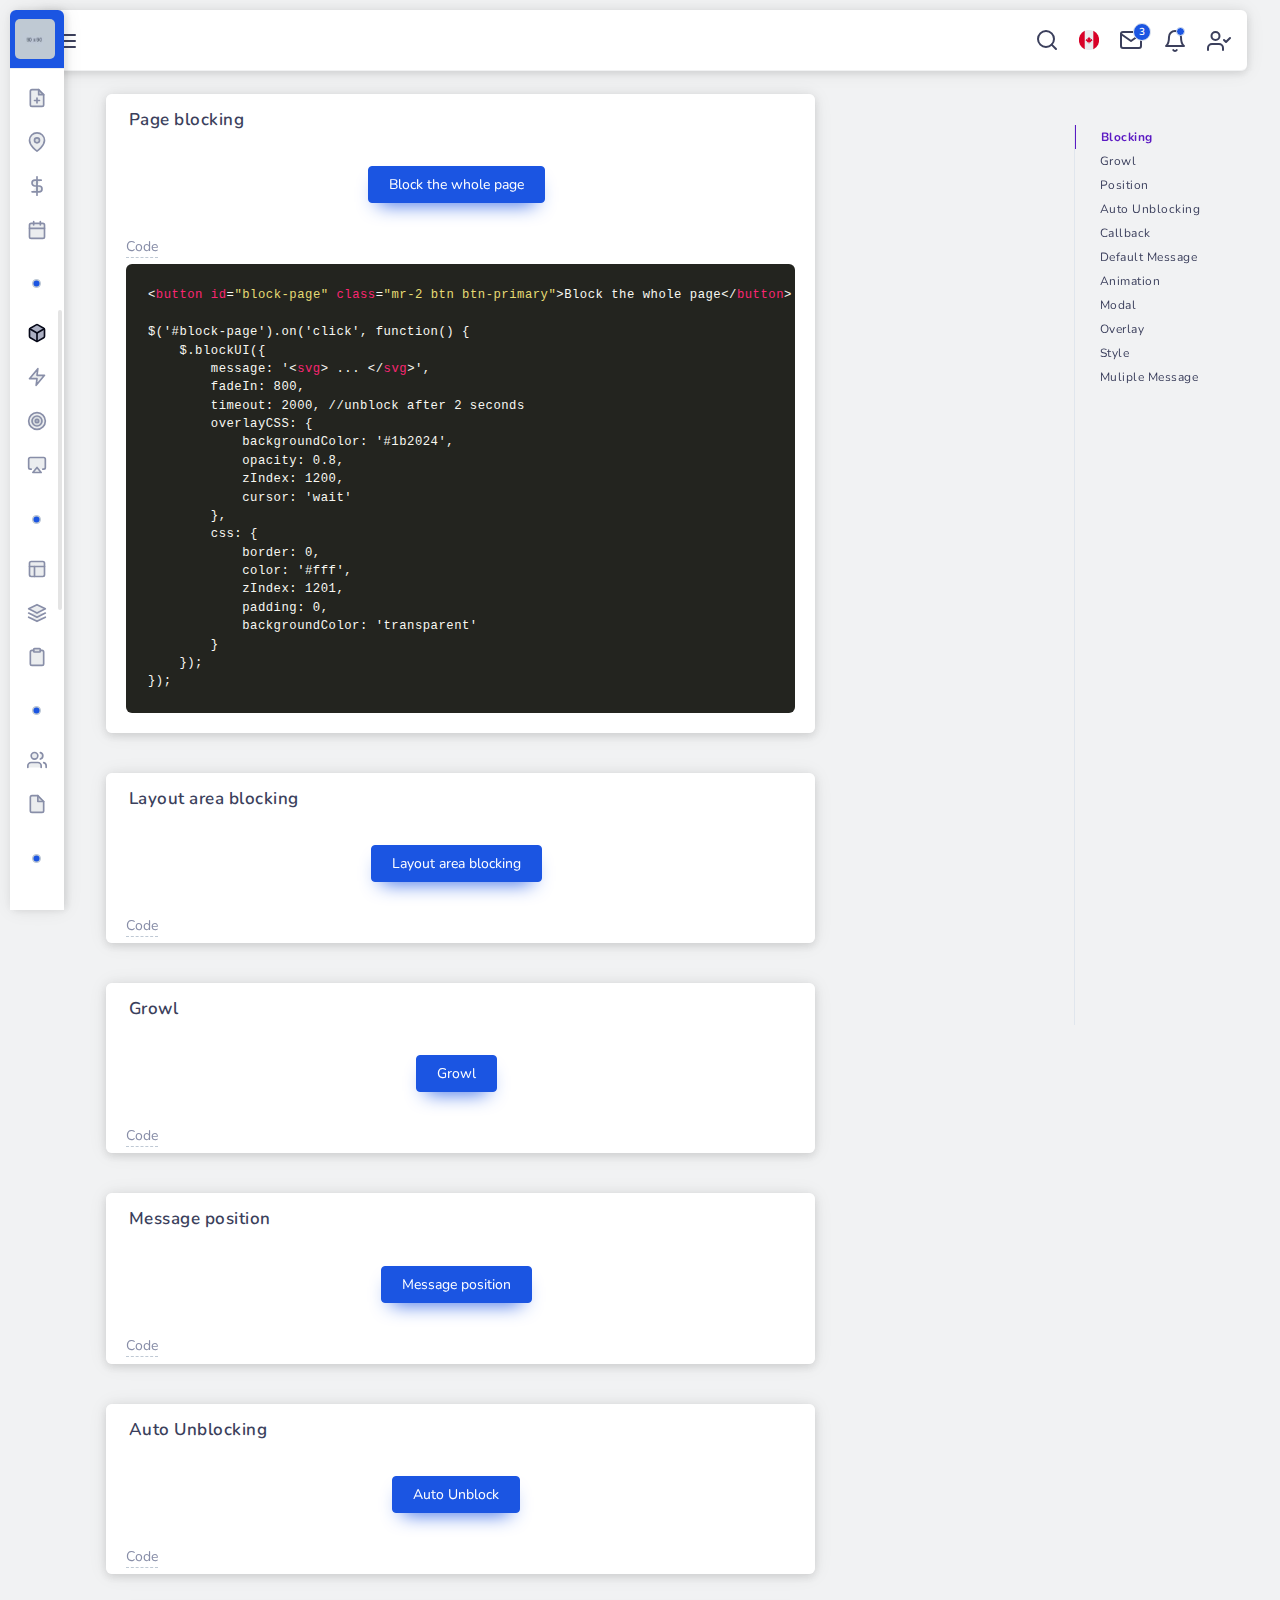
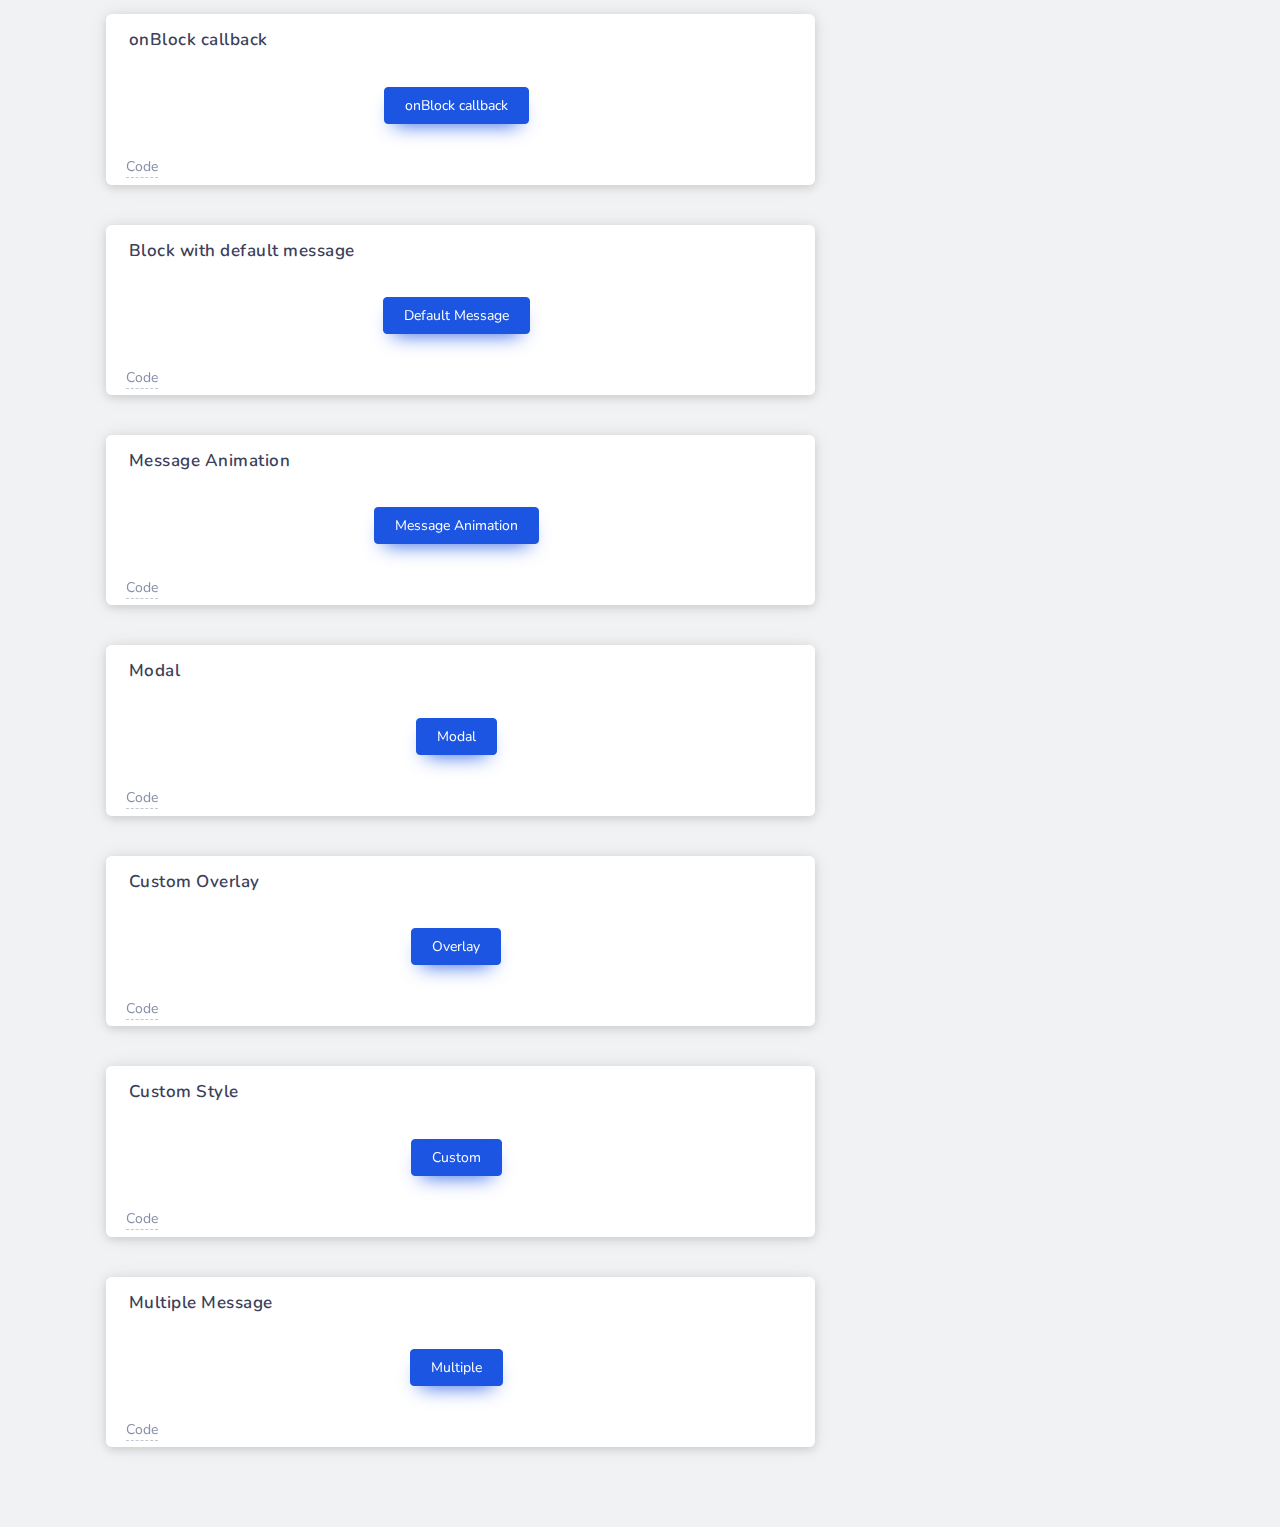
<file: app/component_blockui.html>
<!DOCTYPE html>
<html lang="en">
<head>
    <meta charset="utf-8">
    <meta http-equiv="X-UA-Compatible" content="IE=edge">
    <meta name="viewport" content="width=device-width, initial-scale=1, maximum-scale=1, shrink-to-fit=no">
    <title>Block UI | CORK - Multipurpose Bootstrap Dashboard Template </title>
    <link rel="icon" type="image/x-icon" href="assets/img/favicon.ico"/>
    <!-- BEGIN GLOBAL MANDATORY STYLES -->
    <link href="https://fonts.googleapis.com/css?family=Nunito:400,600,700" rel="stylesheet">
    <link href="bootstrap/css/bootstrap.min.css" rel="stylesheet" type="text/css" />
    <link href="assets/css/plugins.css" rel="stylesheet" type="text/css" />
    <!-- END GLOBAL MANDATORY STYLES -->

    <!-- BEGIN THEME GLOBAL STYLES -->
    <link href="assets/css/scrollspyNav.css" rel="stylesheet" type="text/css" />
    <link href="assets/css/components/custom-modal.css" rel="stylesheet" type="text/css">
    <link rel="stylesheet" type="text/css" href="plugins/animate/animate.css">
    <!-- END THEME GLOBAL STYLES -->

    <style>   
        .blockui-growl-message {
            display: none;
            text-align: left;
            padding: 15px;
            background-color: #455a64;
            color: #fff;
            border-radius: 3px;
        }
        .blockui-animation-container { display: none; }
        .multiMessageBlockUi {
            display: none;
            background-color: #455a64;
            color: #fff;
            border-radius: 3px;
            padding: 15px 15px 10px 15px;
        }
        .multiMessageBlockUi i { display: block }
    </style>
    
</head>
<body class="alt-menu sidebar-noneoverflow" data-spy="scroll" data-target="#navSection" data-offset="100">
    
    <!--  BEGIN NAVBAR  -->
    <div class="header-container fixed-top">
        <header class="header navbar navbar-expand-sm expand-header">
            <a href="javascript:void(0);" class="sidebarCollapse" data-placement="bottom"><svg xmlns="http://www.w3.org/2000/svg" width="24" height="24" viewBox="0 0 24 24" fill="none" stroke="currentColor" stroke-width="2" stroke-linecap="round" stroke-linejoin="round" class="feather feather-menu"><line x1="3" y1="12" x2="21" y2="12"></line><line x1="3" y1="6" x2="21" y2="6"></line><line x1="3" y1="18" x2="21" y2="18"></line></svg></a>

            <ul class="navbar-item flex-row ml-auto">

                <li class="nav-item align-self-center search-animated">
                    <svg xmlns="http://www.w3.org/2000/svg" width="24" height="24" viewBox="0 0 24 24" fill="none" stroke="currentColor" stroke-width="2" stroke-linecap="round" stroke-linejoin="round" class="feather feather-search toggle-search"><circle cx="11" cy="11" r="8"></circle><line x1="21" y1="21" x2="16.65" y2="16.65"></line></svg>
                    <form class="form-inline search-full form-inline search" role="search">
                        <div class="search-bar">
                            <input type="text" class="form-control search-form-control  ml-lg-auto" placeholder="Search...">
                        </div>
                    </form>
                </li>

                <li class="nav-item dropdown language-dropdown">
                    <a href="javascript:void(0);" class="nav-link dropdown-toggle" id="language-dropdown" data-toggle="dropdown" aria-haspopup="true" aria-expanded="false">
                        <img src="assets/img/ca.png" class="flag-width" alt="flag">
                    </a>
                    <div class="dropdown-menu position-absolute" aria-labelledby="language-dropdown">
                        <a class="dropdown-item d-flex" href="javascript:void(0);"><img src="assets/img/de.png" class="flag-width" alt="flag"> <span class="align-self-center">&nbsp;German</span></a>
                        <a class="dropdown-item d-flex" href="javascript:void(0);"><img src="assets/img/jp.png" class="flag-width" alt="flag"> <span class="align-self-center">&nbsp;Japanese</span></a>
                        <a class="dropdown-item d-flex" href="javascript:void(0);"><img src="assets/img/fr.png" class="flag-width" alt="flag"> <span class="align-self-center">&nbsp;French</span></a>
                        <a class="dropdown-item d-flex" href="javascript:void(0);"><img src="assets/img/ca.png" class="flag-width" alt="flag"> <span class="align-self-center">&nbsp;English</span></a>
                    </div>
                </li>
                
                <li class="nav-item dropdown message-dropdown">
                    <a href="javascript:void(0);" class="nav-link dropdown-toggle" id="messageDropdown" data-toggle="dropdown" aria-haspopup="true" aria-expanded="false">
                        <svg xmlns="http://www.w3.org/2000/svg" width="24" height="24" viewBox="0 0 24 24" fill="none" stroke="currentColor" stroke-width="2" stroke-linecap="round" stroke-linejoin="round" class="feather feather-mail"><path d="M4 4h16c1.1 0 2 .9 2 2v12c0 1.1-.9 2-2 2H4c-1.1 0-2-.9-2-2V6c0-1.1.9-2 2-2z"></path><polyline points="22,6 12,13 2,6"></polyline></svg><span class="badge badge-primary">3</span>
                    </a>
                    <div class="dropdown-menu position-absolute e-animated e-fadeInUp" aria-labelledby="messageDropdown">
                        <div class="">
                            <a class="dropdown-item">
                                <div class="">
                                    <div class="media notification-new">
                                        <div class="notification-icon">
                                            <div class="icon-svg mr-3">
                                                <svg xmlns="http://www.w3.org/2000/svg" width="24" height="24" viewBox="0 0 24 24" fill="none" stroke="currentColor" stroke-width="2" stroke-linecap="round" stroke-linejoin="round" class="feather feather-message-square"><path d="M21 15a2 2 0 0 1-2 2H7l-4 4V5a2 2 0 0 1 2-2h14a2 2 0 0 1 2 2z"></path></svg>
                                            </div>
                                        </div>
                                        <div class="media-body">
                                                <p class="meta-title mr-3">5 messages for group</p>
                                                <p class="message-text">Kelly, Amy, Shaun</p>
                                                <p class="meta-time align-self-center mb-0">Yesterday</p>
                                        </div>
                                    </div>
                                </div>
                            </a>
                            <a class="dropdown-item">
                                <div class="">
                                    <div class="media notification-new">
                                        <div class="usr-profile-img mr-3">
                                            <div class="user-profile">
                                                <div class="">KY</div>
                                            </div>
                                        </div>
                                        <div class="media-body">
                                                <p class="meta-user-name mr-3">Kara Young</p>
                                                <p class="message-text">Some quick example text to build the notification ..</p>
                                                <p class="meta-time align-self-center mb-0">2 hours ago</p>
                                        </div>
                                    </div>
                                </div>
                            </a>
                            <a class="dropdown-item">
                                <div class="">
                                    <div class="media notification-new">
                                        <div class="notification-icon">
                                            <div class="icon-svg mr-3">
                                                <svg xmlns="http://www.w3.org/2000/svg" width="24" height="24" viewBox="0 0 24 24" fill="none" stroke="currentColor" stroke-width="2" stroke-linecap="round" stroke-linejoin="round" class="feather feather-mail"><path d="M4 4h16c1.1 0 2 .9 2 2v12c0 1.1-.9 2-2 2H4c-1.1 0-2-.9-2-2V6c0-1.1.9-2 2-2z"></path><polyline points="22,6 12,13 2,6"></polyline></svg>
                                            </div>
                                        </div>
                                        <div class="media-body">
                                                <p class="meta-title mr-3">1 new email</p>
                                                <p class="message-text">Anderson.Daisy@mail.com</p>
                                                <p class="meta-time align-self-center mb-0">Yesterday</p>
                                        </div>
                                    </div>
                                </div>
                            </a>
                        </div>
                    </div>
                </li>

                <li class="nav-item dropdown notification-dropdown">
                    <a href="javascript:void(0);" class="nav-link dropdown-toggle" id="notificationDropdown" data-toggle="dropdown" aria-haspopup="true" aria-expanded="false">
                        <svg xmlns="http://www.w3.org/2000/svg" width="24" height="24" viewBox="0 0 24 24" fill="none" stroke="currentColor" stroke-width="2" stroke-linecap="round" stroke-linejoin="round" class="feather feather-bell"><path d="M18 8A6 6 0 0 0 6 8c0 7-3 9-3 9h18s-3-2-3-9"></path><path d="M13.73 21a2 2 0 0 1-3.46 0"></path></svg><span class="badge badge-success"></span>
                    </a>
                    <div class="dropdown-menu position-absolute e-animated e-fadeInUp" aria-labelledby="notificationDropdown">
                        <div class="notification-scroll">

                            <div class="dropdown-item">
                                <div class="media">
                                    <svg xmlns="http://www.w3.org/2000/svg" width="24" height="24" viewBox="0 0 24 24" fill="none" stroke="currentColor" stroke-width="2" stroke-linecap="round" stroke-linejoin="round" class="feather feather-message-square"><path d="M21 15a2 2 0 0 1-2 2H7l-4 4V5a2 2 0 0 1 2-2h14a2 2 0 0 1 2 2z"></path></svg>
                                    <div class="media-body">
                                        <div class="notification-para"><span class="user-name">Shaun Park</span> commented on your post.</div>
                                        <div class="notification-meta-time">5 mins ago</div>
                                    </div>
                                </div>
                            </div>

                            <div class="dropdown-item">
                                <div class="media">                                    
                                    <svg xmlns="http://www.w3.org/2000/svg" width="24" height="24" viewBox="0 0 24 24" fill="none" stroke="currentColor" stroke-width="2" stroke-linecap="round" stroke-linejoin="round" class="feather feather-thumbs-up"><path d="M14 9V5a3 3 0 0 0-3-3l-4 9v11h11.28a2 2 0 0 0 2-1.7l1.38-9a2 2 0 0 0-2-2.3zM7 22H4a2 2 0 0 1-2-2v-7a2 2 0 0 1 2-2h3"></path></svg>
                                    <div class="media-body">
                                        <div class="notification-para"><span class="user-name">Kelly Young</span> likes your photo</div>
                                        <div class="notification-meta-time">8 mins ago</div>
                                    </div>
                                </div>
                            </div>

                            <div class="dropdown-item">
                                <div class="media">
                                    <svg xmlns="http://www.w3.org/2000/svg" width="24" height="24" viewBox="0 0 24 24" fill="none" stroke="currentColor" stroke-width="2" stroke-linecap="round" stroke-linejoin="round" class="feather feather-send"><line x1="22" y1="2" x2="11" y2="13"></line><polygon points="22 2 15 22 11 13 2 9 22 2"></polygon></svg>
                                    <div class="media-body">
                                        <div class="notification-para">Invitation successfully sent to <span class="user-name">Amy Diaz</span></div>
                                        <div class="notification-meta-time">10 mins ago</div>
                                    </div>
                                </div>
                            </div>
                        </div>
                    </div>
                </li>

                <li class="nav-item dropdown user-profile-dropdown  order-lg-0 order-1">
                    <a href="javascript:void(0);" class="nav-link dropdown-toggle user" id="userProfileDropdown" data-toggle="dropdown" aria-haspopup="true" aria-expanded="false">
                        <svg xmlns="http://www.w3.org/2000/svg" width="24" height="24" viewBox="0 0 24 24" fill="none" stroke="currentColor" stroke-width="2" stroke-linecap="round" stroke-linejoin="round" class="feather feather-user-check"><path d="M16 21v-2a4 4 0 0 0-4-4H5a4 4 0 0 0-4 4v2"></path><circle cx="8.5" cy="7" r="4"></circle><polyline points="17 11 19 13 23 9"></polyline></svg>
                    </a>
                    <div class="dropdown-menu position-absolute e-animated e-fadeInUp" aria-labelledby="userProfileDropdown">
                        <div class="user-profile-section">                            
                            <div class="media mx-auto">
                                <img src="assets/img/90x90.jpg" class="img-fluid mr-2" alt="avatar">
                                <div class="media-body">
                                    <h5>Alan Green</h5>
                                    <p>Web Developer</p>
                                </div>
                            </div>
                        </div>
                        <div class="dropdown-item">
                            <a href="user_profile.html">
                                <svg xmlns="http://www.w3.org/2000/svg" width="24" height="24" viewBox="0 0 24 24" fill="none" stroke="currentColor" stroke-width="2" stroke-linecap="round" stroke-linejoin="round" class="feather feather-user"><path d="M20 21v-2a4 4 0 0 0-4-4H8a4 4 0 0 0-4 4v2"></path><circle cx="12" cy="7" r="4"></circle></svg> <span>My Profile</span>
                            </a>
                        </div>
                        <div class="dropdown-item">
                            <a href="apps_mailbox.html">
                                <svg xmlns="http://www.w3.org/2000/svg" width="24" height="24" viewBox="0 0 24 24" fill="none" stroke="currentColor" stroke-width="2" stroke-linecap="round" stroke-linejoin="round" class="feather feather-inbox"><polyline points="22 12 16 12 14 15 10 15 8 12 2 12"></polyline><path d="M5.45 5.11L2 12v6a2 2 0 0 0 2 2h16a2 2 0 0 0 2-2v-6l-3.45-6.89A2 2 0 0 0 16.76 4H7.24a2 2 0 0 0-1.79 1.11z"></path></svg> <span>My Inbox</span>
                            </a>
                        </div>
                        <div class="dropdown-item">
                            <a href="auth_lockscreen.html">
                                <svg xmlns="http://www.w3.org/2000/svg" width="24" height="24" viewBox="0 0 24 24" fill="none" stroke="currentColor" stroke-width="2" stroke-linecap="round" stroke-linejoin="round" class="feather feather-lock"><rect x="3" y="11" width="18" height="11" rx="2" ry="2"></rect><path d="M7 11V7a5 5 0 0 1 10 0v4"></path></svg> <span>Lock Screen</span>
                            </a>
                        </div>
                        <div class="dropdown-item">
                            <a href="auth_login.html">
                                <svg xmlns="http://www.w3.org/2000/svg" width="24" height="24" viewBox="0 0 24 24" fill="none" stroke="currentColor" stroke-width="2" stroke-linecap="round" stroke-linejoin="round" class="feather feather-log-out"><path d="M9 21H5a2 2 0 0 1-2-2V5a2 2 0 0 1 2-2h4"></path><polyline points="16 17 21 12 16 7"></polyline><line x1="21" y1="12" x2="9" y2="12"></line></svg> <span>Log Out</span>
                            </a>
                        </div>
                    </div>
                </li>
            </ul>
        </header>
    </div>
    <!--  END NAVBAR  -->

    <!--  BEGIN MAIN CONTAINER  -->
    <div class="main-container sidebar-closed sbar-open" id="container">

        <div class="overlay"></div>
        <div class="cs-overlay"></div>
        <div class="search-overlay"></div>

        <!--  BEGIN SIDEBAR  -->
        <div class="sidebar-wrapper sidebar-theme">
            
            <nav id="sidebar">

                <ul class="navbar-nav theme-brand flex-row  text-center">
                    <li class="nav-item theme-logo">
                        <a href="index.html">
                            <img src="assets/img/90x90.jpg" class="navbar-logo" alt="logo">
                        </a>
                    </li>
                    <li class="nav-item theme-text">
                        <a href="index.html" class="nav-link"> CORK </a>
                    </li>
                </ul>

                <ul class="list-unstyled menu-categories" id="accordionExample">
                    <li class="menu">
                        <a href="#dashboard" data-toggle="collapse" aria-expanded="false" class="dropdown-toggle">
                            <div class="">
                                <svg xmlns="http://www.w3.org/2000/svg" width="24" height="24" viewBox="0 0 24 24" fill="none" stroke="currentColor" stroke-width="2" stroke-linecap="round" stroke-linejoin="round" class="feather feather-home"><path d="M3 9l9-7 9 7v11a2 2 0 0 1-2 2H5a2 2 0 0 1-2-2z"></path><polyline points="9 22 9 12 15 12 15 22"></polyline></svg>
                                <span>Dashboard</span>
                            </div>
                            <div>
                                <svg xmlns="http://www.w3.org/2000/svg" width="24" height="24" viewBox="0 0 24 24" fill="none" stroke="currentColor" stroke-width="2" stroke-linecap="round" stroke-linejoin="round" class="feather feather-chevron-right"><polyline points="9 18 15 12 9 6"></polyline></svg>
                            </div>
                        </a>
                        <ul class="collapse submenu list-unstyled" id="dashboard" data-parent="#accordionExample">
                            <li>
                                <a href="index.html"> Analytics </a>
                            </li>
                            <li>
                                <a href="index2.html"> Sales </a>
                            </li>
                        </ul>
                    </li>

                    <li class="menu menu-heading">
                        <div class="heading"><svg xmlns="http://www.w3.org/2000/svg" width="24" height="24" viewBox="0 0 24 24" fill="none" stroke="currentColor" stroke-width="2" stroke-linecap="round" stroke-linejoin="round" class="feather feather-circle"><circle cx="12" cy="12" r="10"></circle></svg><span>Apps</span></div>
                    </li>

                    <li class="menu">
                        <a href="apps_chat.html" aria-expanded="false" class="dropdown-toggle">
                            <div class="">
                                <svg xmlns="http://www.w3.org/2000/svg" width="24" height="24" viewBox="0 0 24 24" fill="none" stroke="currentColor" stroke-width="2" stroke-linecap="round" stroke-linejoin="round" class="feather feather-message-square"><path d="M21 15a2 2 0 0 1-2 2H7l-4 4V5a2 2 0 0 1 2-2h14a2 2 0 0 1 2 2z"></path></svg>
                                <span>Chat</span>
                            </div>
                        </a>
                    </li>

                    <li class="menu">
                        <a href="apps_mailbox.html" aria-expanded="false" class="dropdown-toggle">
                            <div class="">
                                <svg xmlns="http://www.w3.org/2000/svg" width="24" height="24" viewBox="0 0 24 24" fill="none" stroke="currentColor" stroke-width="2" stroke-linecap="round" stroke-linejoin="round" class="feather feather-mail"><path d="M4 4h16c1.1 0 2 .9 2 2v12c0 1.1-.9 2-2 2H4c-1.1 0-2-.9-2-2V6c0-1.1.9-2 2-2z"></path><polyline points="22,6 12,13 2,6"></polyline></svg>
                                <span>Mailbox</span>
                            </div>
                        </a>
                    </li>

                    <li class="menu">
                        <a href="apps_todoList.html" aria-expanded="false" class="dropdown-toggle">
                            <div class="">
                                <svg xmlns="http://www.w3.org/2000/svg" width="24" height="24" viewBox="0 0 24 24" fill="none" stroke="currentColor" stroke-width="2" stroke-linecap="round" stroke-linejoin="round" class="feather feather-edit"><path d="M11 4H4a2 2 0 0 0-2 2v14a2 2 0 0 0 2 2h14a2 2 0 0 0 2-2v-7"></path><path d="M18.5 2.5a2.121 2.121 0 0 1 3 3L12 15l-4 1 1-4 9.5-9.5z"></path></svg>
                                <span>Todo List</span>
                            </div>
                        </a>
                    </li>

                    <li class="menu">
                        <a href="apps_notes.html" aria-expanded="false" class="dropdown-toggle">
                            <div class="">
                                <svg xmlns="http://www.w3.org/2000/svg" width="24" height="24" viewBox="0 0 24 24" fill="none" stroke="currentColor" stroke-width="2" stroke-linecap="round" stroke-linejoin="round" class="feather feather-file-text"><path d="M14 2H6a2 2 0 0 0-2 2v16a2 2 0 0 0 2 2h12a2 2 0 0 0 2-2V8z"></path><polyline points="14 2 14 8 20 8"></polyline><line x1="16" y1="13" x2="8" y2="13"></line><line x1="16" y1="17" x2="8" y2="17"></line><polyline points="10 9 9 9 8 9"></polyline></svg>
                                <span>Notes</span>
                            </div>
                        </a>
                    </li>

                    <li class="menu">
                        <a href="apps_scrumboard.html" aria-expanded="false" class="dropdown-toggle">
                            <div class="">
                                <svg xmlns="http://www.w3.org/2000/svg" width="24" height="24" viewBox="0 0 24 24" fill="none" stroke="currentColor" stroke-width="2" stroke-linecap="round" stroke-linejoin="round" class="feather feather-file-plus"><path d="M14 2H6a2 2 0 0 0-2 2v16a2 2 0 0 0 2 2h12a2 2 0 0 0 2-2V8z"></path><polyline points="14 2 14 8 20 8"></polyline><line x1="12" y1="18" x2="12" y2="12"></line><line x1="9" y1="15" x2="15" y2="15"></line></svg>
                                <span>Scrumboard</span>
                            </div>
                        </a>
                    </li>

                    <li class="menu">
                        <a href="apps_contacts.html" aria-expanded="false" class="dropdown-toggle">
                            <div class="">
                                <svg xmlns="http://www.w3.org/2000/svg" width="24" height="24" viewBox="0 0 24 24" fill="none" stroke="currentColor" stroke-width="2" stroke-linecap="round" stroke-linejoin="round" class="feather feather-map-pin"><path d="M21 10c0 7-9 13-9 13s-9-6-9-13a9 9 0 0 1 18 0z"></path><circle cx="12" cy="10" r="3"></circle></svg>
                                <span>Contacts</span>
                            </div>
                        </a>
                    </li>

                    <li class="menu">
                        <a href="apps_invoice.html" aria-expanded="false" class="dropdown-toggle">
                            <div class="">
                                <svg xmlns="http://www.w3.org/2000/svg" width="24" height="24" viewBox="0 0 24 24" fill="none" stroke="currentColor" stroke-width="2" stroke-linecap="round" stroke-linejoin="round" class="feather feather-dollar-sign"><line x1="12" y1="1" x2="12" y2="23"></line><path d="M17 5H9.5a3.5 3.5 0 0 0 0 7h5a3.5 3.5 0 0 1 0 7H6"></path></svg>
                                <span>Invoice List</span>
                            </div>
                        </a>
                    </li>

                    <li class="menu">
                        <a href="apps_calendar.html" aria-expanded="false" class="dropdown-toggle">
                            <div class="">
                                <svg xmlns="http://www.w3.org/2000/svg" width="24" height="24" viewBox="0 0 24 24" fill="none" stroke="currentColor" stroke-width="2" stroke-linecap="round" stroke-linejoin="round" class="feather feather-calendar"><rect x="3" y="4" width="18" height="18" rx="2" ry="2"></rect><line x1="16" y1="2" x2="16" y2="6"></line><line x1="8" y1="2" x2="8" y2="6"></line><line x1="3" y1="10" x2="21" y2="10"></line></svg>
                                <span>Calendar</span>
                            </div>
                        </a>
                    </li>

                    <li class="menu menu-heading">
                        <div class="heading"><svg xmlns="http://www.w3.org/2000/svg" width="24" height="24" viewBox="0 0 24 24" fill="none" stroke="currentColor" stroke-width="2" stroke-linecap="round" stroke-linejoin="round" class="feather feather-circle"><circle cx="12" cy="12" r="10"></circle></svg><span>USER INTERFACE</span></div>
                    </li>

                    <li class="menu active">
                        <a href="#components" data-toggle="collapse" aria-expanded="true" class="dropdown-toggle">
                            <div class="">
                                <svg xmlns="http://www.w3.org/2000/svg" width="24" height="24" viewBox="0 0 24 24" fill="none" stroke="currentColor" stroke-width="2" stroke-linecap="round" stroke-linejoin="round" class="feather feather-box"><path d="M21 16V8a2 2 0 0 0-1-1.73l-7-4a2 2 0 0 0-2 0l-7 4A2 2 0 0 0 3 8v8a2 2 0 0 0 1 1.73l7 4a2 2 0 0 0 2 0l7-4A2 2 0 0 0 21 16z"></path><polyline points="3.27 6.96 12 12.01 20.73 6.96"></polyline><line x1="12" y1="22.08" x2="12" y2="12"></line></svg>
                                <span>Components</span>
                            </div>
                            <div>
                                <svg xmlns="http://www.w3.org/2000/svg" width="24" height="24" viewBox="0 0 24 24" fill="none" stroke="currentColor" stroke-width="2" stroke-linecap="round" stroke-linejoin="round" class="feather feather-chevron-right"><polyline points="9 18 15 12 9 6"></polyline></svg>
                            </div>
                        </a>
                        <ul class="collapse submenu recent-submenu mini-recent-submenu list-unstyled show" id="components" data-parent="#accordionExample">
                            <li>
                                <a href="component_tabs.html"> Tabs </a>
                            </li>
                            <li>
                                <a href="component_accordion.html"> Accordions  </a>
                            </li>
                            <li>
                                <a href="component_modal.html"> Modals </a>
                            </li>                            
                            <li>
                                <a href="component_cards.html"> Cards </a>
                            </li>
                            <li>
                                <a href="component_bootstrap_carousel.html">Carousel</a>
                            </li>
                            <li class="active">
                                <a href="component_blockui.html"> Block UI </a>
                            </li>
                            <li>
                                <a href="component_countdown.html"> Countdown </a>
                            </li>
                            <li>
                                <a href="component_counter.html"> Counter </a>
                            </li>
                            <li>
                                <a href="component_sweetalert.html"> Sweet Alerts </a>
                            </li>
                            <li>
                                <a href="component_timeline.html"> Timeline </a>
                            </li>
                            <li>
                                <a href="component_snackbar.html"> Notifications </a>
                            </li>
                            <li>
                                <a href="component_session_timeout.html"> Session Timeout </a>
                            </li>
                            <li>
                                <a href="component_media_object.html"> Media Object </a>
                            </li>
                            <li>
                                <a href="component_list_group.html"> List Group </a>
                            </li>
                            <li>
                                <a href="component_pricing_table.html"> Pricing Tables </a>
                            </li>
                            <li>
                                <a href="component_lightbox.html"> Lightbox </a>
                            </li>
                        </ul>
                    </li>

                    <li class="menu">
                        <a href="#elements" data-toggle="collapse" aria-expanded="false" class="dropdown-toggle">
                            <div class="">
                                <svg xmlns="http://www.w3.org/2000/svg" width="24" height="24" viewBox="0 0 24 24" fill="none" stroke="currentColor" stroke-width="2" stroke-linecap="round" stroke-linejoin="round" class="feather feather-zap"><polygon points="13 2 3 14 12 14 11 22 21 10 12 10 13 2"></polygon></svg>
                                <span>Elements</span>
                            </div>
                            <div>
                                <svg xmlns="http://www.w3.org/2000/svg" width="24" height="24" viewBox="0 0 24 24" fill="none" stroke="currentColor" stroke-width="2" stroke-linecap="round" stroke-linejoin="round" class="feather feather-chevron-right"><polyline points="9 18 15 12 9 6"></polyline></svg>
                            </div>
                        </a>
                        <ul class="collapse submenu list-unstyled" id="elements" data-parent="#accordionExample">
                            <li>
                                <a href="element_alerts.html"> Alerts </a>
                            </li>
                            <li>
                                <a href="element_avatar.html"> Avatar </a>
                            </li>
                            <li>
                                <a href="element_badges.html"> Badges </a>
                            </li>
                            <li>
                                <a href="element_breadcrumbs.html"> Breadcrumbs </a>
                            </li>                            
                            <li>
                                <a href="element_buttons.html"> Buttons </a>
                            </li>
                            <li>
                                <a href="element_buttons_group.html"> Button Groups </a>
                            </li>
                            <li>
                                <a href="element_color_library.html"> Color Library </a>
                            </li>
                            <li>
                                <a href="element_dropdown.html"> Dropdown </a>
                            </li>
                            <li>
                                <a href="element_infobox.html"> Infobox </a>
                            </li>
                            <li>
                                <a href="element_jumbotron.html"> Jumbotron </a>
                            </li>
                            <li>
                                <a href="element_loader.html"> Loader </a>
                            </li>
                            <li>
                                <a href="element_pagination.html"> Pagination </a>
                            </li>
                            <li>
                                <a href="element_popovers.html"> Popovers </a>
                            </li>
                            <li>
                                <a href="element_progress_bar.html"> Progress Bar </a>
                            </li>
                            <li>
                                <a href="element_search.html"> Search </a>
                            </li>
                            <li>
                                <a href="element_tooltips.html"> Tooltips </a>
                            </li>
                            <li>
                                <a href="element_treeview.html"> Treeview </a>
                            </li>
                            <li>
                                <a href="element_typography.html"> Typography </a>
                            </li>
                        </ul>
                    </li>

                    <li class="menu">
                        <a href="fonticons.html" aria-expanded="false" class="dropdown-toggle">
                            <div class="">
                                <svg xmlns="http://www.w3.org/2000/svg" width="24" height="24" viewBox="0 0 24 24" fill="none" stroke="currentColor" stroke-width="2" stroke-linecap="round" stroke-linejoin="round" class="feather feather-target"><circle cx="12" cy="12" r="10"></circle><circle cx="12" cy="12" r="6"></circle><circle cx="12" cy="12" r="2"></circle></svg>
                                <span>Font Icons</span>
                            </div>
                        </a>
                    </li>

                    <li class="menu">
                        <a href="widgets.html" aria-expanded="false" class="dropdown-toggle">
                            <div class="">
                                <svg xmlns="http://www.w3.org/2000/svg" width="24" height="24" viewBox="0 0 24 24" fill="none" stroke="currentColor" stroke-width="2" stroke-linecap="round" stroke-linejoin="round" class="feather feather-airplay"><path d="M5 17H4a2 2 0 0 1-2-2V5a2 2 0 0 1 2-2h16a2 2 0 0 1 2 2v10a2 2 0 0 1-2 2h-1"></path><polygon points="12 15 17 21 7 21 12 15"></polygon></svg>
                                <span>Widgets</span>
                            </div>
                        </a>
                    </li>

                    <li class="menu menu-heading">
                        <div class="heading"><svg xmlns="http://www.w3.org/2000/svg" width="24" height="24" viewBox="0 0 24 24" fill="none" stroke="currentColor" stroke-width="2" stroke-linecap="round" stroke-linejoin="round" class="feather feather-circle"><circle cx="12" cy="12" r="10"></circle></svg><span>TABLES AND FORMS</span></div>
                    </li>

                    <li class="menu">
                        <a href="table_basic.html" aria-expanded="false" class="dropdown-toggle">
                            <div class="">
                                <svg xmlns="http://www.w3.org/2000/svg" width="24" height="24" viewBox="0 0 24 24" fill="none" stroke="currentColor" stroke-width="2" stroke-linecap="round" stroke-linejoin="round" class="feather feather-layout"><rect x="3" y="3" width="18" height="18" rx="2" ry="2"></rect><line x1="3" y1="9" x2="21" y2="9"></line><line x1="9" y1="21" x2="9" y2="9"></line></svg>
                                <span>Tables</span>
                            </div>
                        </a>
                    </li>

                    <li class="menu">
                        <a href="#datatables" data-toggle="collapse" aria-expanded="false" class="dropdown-toggle">
                            <div class="">
                                <svg xmlns="http://www.w3.org/2000/svg" width="24" height="24" viewBox="0 0 24 24" fill="none" stroke="currentColor" stroke-width="2" stroke-linecap="round" stroke-linejoin="round" class="feather feather-layers"><polygon points="12 2 2 7 12 12 22 7 12 2"></polygon><polyline points="2 17 12 22 22 17"></polyline><polyline points="2 12 12 17 22 12"></polyline></svg>
                                <span>DataTables</span>
                            </div>
                            <div>
                                <svg xmlns="http://www.w3.org/2000/svg" width="24" height="24" viewBox="0 0 24 24" fill="none" stroke="currentColor" stroke-width="2" stroke-linecap="round" stroke-linejoin="round" class="feather feather-chevron-right"><polyline points="9 18 15 12 9 6"></polyline></svg>
                            </div>
                        </a>
                        <ul class="collapse submenu list-unstyled" id="datatables" data-parent="#accordionExample">
                            <li>
                                <a href="table_dt_basic.html"> Basic </a>
                            </li>
                            <li>
                                <a href="table_dt_basic-dark.html"> Dark </a>
                            </li>
                            <li>
                                <a href="table_dt_ordering_sorting.html"> Order Sorting </a>
                            </li>
                            <li>
                                <a href="table_dt_multi-column_ordering.html"> Multi-Column </a>
                            </li>
                            <li>
                                <a href="table_dt_multiple_tables.html"> Multiple Tables</a>
                            </li>
                            <li>
                                <a href="table_dt_alternative_pagination.html"> Alt. Pagination</a>
                            </li>
                            <li>
                                <a href="table_dt_custom.html"> Custom </a>
                            </li>
                            <li>
                                <a href="table_dt_range_search.html"> Range Search </a>
                            </li>
                            <li>
                                <a href="table_dt_html5.html"> HTML5 Export </a>
                            </li>
                            <li>
                                <a href="table_dt_live_dom_ordering.html"> Live DOM ordering </a>
                            </li>
                            <li>
                                <a href="table_dt_miscellaneous.html"> Miscellaneous </a>
                            </li>
                        </ul>
                    </li>

                    <li class="menu">
                        <a href="#forms" data-toggle="collapse" aria-expanded="false" class="dropdown-toggle">
                            <div class="">
                                <svg xmlns="http://www.w3.org/2000/svg" width="24" height="24" viewBox="0 0 24 24" fill="none" stroke="currentColor" stroke-width="2" stroke-linecap="round" stroke-linejoin="round" class="feather feather-clipboard"><path d="M16 4h2a2 2 0 0 1 2 2v14a2 2 0 0 1-2 2H6a2 2 0 0 1-2-2V6a2 2 0 0 1 2-2h2"></path><rect x="8" y="2" width="8" height="4" rx="1" ry="1"></rect></svg>
                                <span>Forms</span>
                            </div>
                            <div>
                                <svg xmlns="http://www.w3.org/2000/svg" width="24" height="24" viewBox="0 0 24 24" fill="none" stroke="currentColor" stroke-width="2" stroke-linecap="round" stroke-linejoin="round" class="feather feather-chevron-right"><polyline points="9 18 15 12 9 6"></polyline></svg>
                            </div>
                        </a>
                        <ul class="collapse submenu list-unstyled" id="forms" data-parent="#accordionExample">
                            <li>
                                <a href="form_bootstrap_basic.html"> Basic </a>
                            </li>
                            <li>
                                <a href="form_input_group_basic.html"> Input Group </a>
                            </li>
                            <li>
                                <a href="form_layouts.html"> Layouts </a>
                            </li>
                            <li>
                                <a href="form_validation.html"> Validation </a>
                            </li>
                            <li>
                                <a href="form_input_mask.html"> Input Mask </a>
                            </li>
                            <li>
                                <a href="form_bootstrap_select.html"> Bootstrap Select </a>
                            </li>
                            <li>
                                <a href="form_select2.html"> Select2 </a>
                            </li>
                            <li>
                                <a href="form_bootstrap_touchspin.html"> TouchSpin </a>
                            </li>
                            <li>
                                <a href="form_maxlength.html"> Maxlength </a>
                            </li>                          
                            <li>
                                <a href="form_checkbox_radio.html"> Checkbox &amp; Radio </a>
                            </li>                            
                            <li>
                                <a href="form_switches.html"> Switches </a>
                            </li>
                            <li>
                                <a href="form_wizard.html"> Wizards </a>
                            </li>
                            <li>
                                <a href="form_fileupload.html"> File Upload </a>
                            </li>
                            <li>
                                <a href="form_quill.html"> Quill Editor </a>
                            </li>
                            <li>
                                <a href="form_markdown.html"> Markdown Editor </a>
                            </li>
                            <li>
                                <a href="form_date_range_picker.html"> Date &amp; Range Picker </a>
                            </li>
                            <li>
                                <a href="form_clipboard.html"> Clipboard </a>
                            </li>
                            <li>
                                <a href="form_typeahead.html"> Typeahead </a>
                            </li>
                        </ul>
                    </li>
                    
                    <li class="menu menu-heading">
                        <div class="heading"><svg xmlns="http://www.w3.org/2000/svg" width="24" height="24" viewBox="0 0 24 24" fill="none" stroke="currentColor" stroke-width="2" stroke-linecap="round" stroke-linejoin="round" class="feather feather-circle"><circle cx="12" cy="12" r="10"></circle></svg><span>USER AND PAGES</span></div>
                    </li>                    

                    <li class="menu">
                        <a href="#users" data-toggle="collapse" aria-expanded="false" class="dropdown-toggle">
                            <div class="">
                                <svg xmlns="http://www.w3.org/2000/svg" width="24" height="24" viewBox="0 0 24 24" fill="none" stroke="currentColor" stroke-width="2" stroke-linecap="round" stroke-linejoin="round" class="feather feather-users"><path d="M17 21v-2a4 4 0 0 0-4-4H5a4 4 0 0 0-4 4v2"></path><circle cx="9" cy="7" r="4"></circle><path d="M23 21v-2a4 4 0 0 0-3-3.87"></path><path d="M16 3.13a4 4 0 0 1 0 7.75"></path></svg>
                                <span>Users</span>
                            </div>
                            <div>
                                <svg xmlns="http://www.w3.org/2000/svg" width="24" height="24" viewBox="0 0 24 24" fill="none" stroke="currentColor" stroke-width="2" stroke-linecap="round" stroke-linejoin="round" class="feather feather-chevron-right"><polyline points="9 18 15 12 9 6"></polyline></svg>
                            </div>
                        </a>
                        <ul class="collapse submenu list-unstyled" id="users" data-parent="#accordionExample">
                            <li>
                                <a href="user_profile.html"> Profile </a>
                            </li>
                            <li>
                                <a href="user_account_setting.html"> Account Settings </a>
                            </li>
                        </ul>
                    </li>

                    <li class="menu">
                        <a href="#pages" data-toggle="collapse" aria-expanded="false" class="dropdown-toggle">
                            <div class="">
                                <svg xmlns="http://www.w3.org/2000/svg" width="24" height="24" viewBox="0 0 24 24" fill="none" stroke="currentColor" stroke-width="2" stroke-linecap="round" stroke-linejoin="round" class="feather feather-file"><path d="M13 2H6a2 2 0 0 0-2 2v16a2 2 0 0 0 2 2h12a2 2 0 0 0 2-2V9z"></path><polyline points="13 2 13 9 20 9"></polyline></svg>
                                <span>Pages</span>
                            </div>
                            <div>
                                <svg xmlns="http://www.w3.org/2000/svg" width="24" height="24" viewBox="0 0 24 24" fill="none" stroke="currentColor" stroke-width="2" stroke-linecap="round" stroke-linejoin="round" class="feather feather-chevron-right"><polyline points="9 18 15 12 9 6"></polyline></svg>
                            </div>
                        </a>
                        <ul class="collapse submenu list-unstyled" id="pages" data-parent="#accordionExample">
                            <li>
                                <a href="pages_helpdesk.html"> Helpdesk </a>
                            </li>
                            <li>
                                <a href="pages_contact_us.html"> Contact Form </a>
                            </li>
                            <li>
                                <a href="pages_faq.html"> FAQ </a>
                            </li>
                            <li>
                                <a href="pages_faq2.html"> FAQ 2 </a>
                            </li>
                            <li>
                                <a href="pages_privacy.html"> Privacy Policy </a>
                            </li>
                            <li>
                                <a href="pages_coming_soon.html"> Coming Soon </a>
                            </li>
                            <li>
                                <a href="#pages-error" data-toggle="collapse" aria-expanded="false" class="dropdown-toggle"> Error <svg xmlns="http://www.w3.org/2000/svg" width="24" height="24" viewBox="0 0 24 24" fill="none" stroke="currentColor" stroke-width="2" stroke-linecap="round" stroke-linejoin="round" class="feather feather-chevron-right"><polyline points="9 18 15 12 9 6"></polyline></svg> </a>
                                <ul class="collapse list-unstyled sub-submenu" id="pages-error" data-parent="#pages"> 
                                    <li>
                                        <a href="pages_error404.html"> 404 </a>
                                    </li>
                                    <li>
                                        <a href="pages_error500.html"> 500 </a>
                                    </li>
                                    <li>
                                        <a href="pages_error503.html"> 503 </a>
                                    </li>
                                    <li>
                                        <a href="pages_maintenence.html"> Maintanence </a>
                                    </li>
                                </ul>
                            </li>
                        </ul>
                    </li>

                    <li class="menu menu-heading">
                        <div class="heading"><svg xmlns="http://www.w3.org/2000/svg" width="24" height="24" viewBox="0 0 24 24" fill="none" stroke="currentColor" stroke-width="2" stroke-linecap="round" stroke-linejoin="round" class="feather feather-circle"><circle cx="12" cy="12" r="10"></circle></svg><span>EXTRA ELEMENTS</span></div>
                    </li>

                    <li class="menu">
                        <a href="#authentication" data-toggle="collapse" aria-expanded="false" class="dropdown-toggle">
                            <div class="">
                                <svg xmlns="http://www.w3.org/2000/svg" width="24" height="24" viewBox="0 0 24 24" fill="none" stroke="currentColor" stroke-width="2" stroke-linecap="round" stroke-linejoin="round" class="feather feather-lock"><rect x="3" y="11" width="18" height="11" rx="2" ry="2"></rect><path d="M7 11V7a5 5 0 0 1 10 0v4"></path></svg>
                                <span>Authentication</span>
                            </div>
                            <div>
                                <svg xmlns="http://www.w3.org/2000/svg" width="24" height="24" viewBox="0 0 24 24" fill="none" stroke="currentColor" stroke-width="2" stroke-linecap="round" stroke-linejoin="round" class="feather feather-chevron-right"><polyline points="9 18 15 12 9 6"></polyline></svg>
                            </div>
                        </a>
                        <ul class="collapse submenu list-unstyled" id="authentication" data-parent="#accordionExample">
                            <li>
                                <a href="auth_login_boxed.html"> Login Boxed </a>
                            </li>
                            <li>
                                <a href="auth_register_boxed.html"> Register Boxed </a>
                            </li>
                            <li>
                                <a href="auth_lockscreen_boxed.html"> Unlock Boxed </a>
                            </li>
                            <li>
                                <a href="auth_pass_recovery_boxed.html"> Recover ID Boxed </a>
                            </li>
                            <li>
                                <a href="auth_login.html"> Login Cover </a>
                            </li>
                            <li>
                                <a href="auth_register.html"> Register Cover </a>
                            </li>
                            <li>
                                <a href="auth_lockscreen.html"> Unlock Cover </a>
                            </li>
                            <li>
                                <a href="auth_pass_recovery.html"> Recover ID Cover </a>
                            </li>
                        </ul>
                    </li>

                    <li class="menu">
                        <a href="dragndrop_dragula.html" aria-expanded="false" class="dropdown-toggle">
                            <div class="">
                                <svg xmlns="http://www.w3.org/2000/svg" width="24" height="24" viewBox="0 0 24 24" fill="none" stroke="currentColor" stroke-width="2" stroke-linecap="round" stroke-linejoin="round" class="feather feather-move"><polyline points="5 9 2 12 5 15"></polyline><polyline points="9 5 12 2 15 5"></polyline><polyline points="15 19 12 22 9 19"></polyline><polyline points="19 9 22 12 19 15"></polyline><line x1="2" y1="12" x2="22" y2="12"></line><line x1="12" y1="2" x2="12" y2="22"></line></svg>
                                <span>Drag and Drop</span>
                            </div>
                        </a>
                    </li>

                    <li class="menu">
                        <a href="map_jvector.html" aria-expanded="false" class="dropdown-toggle">
                            <div class="">
                                <svg xmlns="http://www.w3.org/2000/svg" width="24" height="24" viewBox="0 0 24 24" fill="none" stroke="currentColor" stroke-width="2" stroke-linecap="round" stroke-linejoin="round" class="feather feather-map"><polygon points="1 6 1 22 8 18 16 22 23 18 23 2 16 6 8 2 1 6"></polygon><line x1="8" y1="2" x2="8" y2="18"></line><line x1="16" y1="6" x2="16" y2="22"></line></svg>
                                <span>Maps</span>
                            </div>
                        </a>
                    </li>

                    <li class="menu">
                        <a href="charts_apex.html" aria-expanded="false" class="dropdown-toggle">
                            <div class="">
                                <svg xmlns="http://www.w3.org/2000/svg" width="24" height="24" viewBox="0 0 24 24" fill="none" stroke="currentColor" stroke-width="2" stroke-linecap="round" stroke-linejoin="round" class="feather feather-pie-chart"><path d="M21.21 15.89A10 10 0 1 1 8 2.83"></path><path d="M22 12A10 10 0 0 0 12 2v10z"></path></svg>
                                <span>Charts</span>
                            </div>
                        </a>
                    </li>

                    <li class="menu">
                        <a href="#starter-kit" data-toggle="collapse" aria-expanded="false" class="dropdown-toggle">
                            <div class="">
                                <svg xmlns="http://www.w3.org/2000/svg" width="24" height="24" viewBox="0 0 24 24" fill="none" stroke="currentColor" stroke-width="2" stroke-linecap="round" stroke-linejoin="round" class="feather feather-terminal"><polyline points="4 17 10 11 4 5"></polyline><line x1="12" y1="19" x2="20" y2="19"></line></svg>
                                <span>Starter Kit</span>
                            </div>
                            <div>
                                <svg xmlns="http://www.w3.org/2000/svg" width="24" height="24" viewBox="0 0 24 24" fill="none" stroke="currentColor" stroke-width="2" stroke-linecap="round" stroke-linejoin="round" class="feather feather-chevron-right"><polyline points="9 18 15 12 9 6"></polyline></svg>
                            </div>
                        </a>
                        <ul class="collapse submenu list-unstyled" id="starter-kit" data-parent="#accordionExample">
                            <li>
                                <a href="starter_kit_blank_page.html"> Blank Page </a>
                            </li>
                            <li>
                                <a href="starter_kit_breadcrumb.html"> Breadcrumb </a>
                            </li>
                            <li>
                                <a href="starter_kit_boxed.html"> Boxed </a>
                            </li>
                            <li>
                                <a href="starter_kit_alt_menu.html"> Alternate Menu </a>
                            </li>
                        </ul>
                    </li>

                    <li class="menu">
                        <a href="../../documentation/index.html" aria-expanded="false" class="dropdown-toggle">
                            <div class="">
                                <svg xmlns="http://www.w3.org/2000/svg" width="24" height="24" viewBox="0 0 24 24" fill="none" stroke="currentColor" stroke-width="2" stroke-linecap="round" stroke-linejoin="round" class="feather feather-book"><path d="M4 19.5A2.5 2.5 0 0 1 6.5 17H20"></path><path d="M6.5 2H20v20H6.5A2.5 2.5 0 0 1 4 19.5v-15A2.5 2.5 0 0 1 6.5 2z"></path></svg>
                                <span>Documentation</span>
                            </div>
                        </a>
                    </li>
                    
                </ul>
                
            </nav>

        </div>
        <!--  END SIDEBAR  -->

        <!--  BEGIN CONTENT AREA  -->
        <div id="content" class="main-content">
            <div class="container">
                <div class="container">

                    <div id="navSection" data-spy="affix" class="nav  sidenav">
                        <div class="sidenav-content">
                            <a href="#blockUIblocking" class="active nav-link">Blocking</a>
                            <a href="#blockUIgrowl" class="nav-link">Growl</a>
                            <a href="#blockUIposition" class="nav-link">Position</a>
                            <a href="#blockUIautoUnblock" class="nav-link">Auto Unblocking</a>
                            <a href="#blockUICallback" class="nav-link">Callback</a>
                            <a href="#blockUIDefMessage" class="nav-link">Default Message</a>
                            <a href="#blockUIAnimation" class="nav-link">Animation</a>
                            <a href="#blockUIModal" class="nav-link">Modal</a>
                            <a href="#blockUIOverlay" class="nav-link">Overlay</a>
                            <a href="#blockUIStyle" class="nav-link">Style</a>
                            <a href="#blockUIMultipleMessage" class="nav-link">Muliple Message</a>
                        </div>
                    </div>
                
                    <div class="row layout-spacing layout-top-spacing" id="cancel-row">

                        <div id="blockUIblocking" class="col-xl-12 col-sm-12 layout-spacing">
                            <div class="statbox widget box box-shadow">
                                <div class="widget-header">                                
                                    <div class="row">
                                        <div class="col-xl-12 col-md-12 col-sm-12 col-12">
                                            <h4>Page blocking</h4>
                                        </div>
                                    </div>
                                </div>                            
                                <div class="widget-content widget-content-area text-center">
                                    <button id="block-page" class="mr-2 btn btn-primary">Block the whole page</button>

                                    <div class="code-section-container show-code">
                                                
                                        <button class="btn toggle-code-snippet"><span>Code</span></button>

                                        <div class="code-section text-left">
                                            <pre>
&lt;button id="block-page" class="mr-2 btn btn-primary"&gt;Block the whole page&lt;/button&gt;

$('#block-page').on('click', function() {
    $.blockUI({
        message: '&lt;svg&gt; ... &lt;/svg&gt;',
        fadeIn: 800, 
        timeout: 2000, //unblock after 2 seconds
        overlayCSS: {
            backgroundColor: '#1b2024',
            opacity: 0.8,
            zIndex: 1200,
            cursor: 'wait'
        },
        css: {
            border: 0,
            color: '#fff',
            zIndex: 1201,
            padding: 0,
            backgroundColor: 'transparent'
        }
    });
});
</pre>
                                        </div>
                                    </div>

                                </div>
                            </div>
                        </div>

                        <div id="blocking" class="col-xl-12 col-sm-12 layout-spacing">
                            <div class="statbox widget box box-shadow" id="reload">
                                <div class="widget-header">                                
                                    <div class="row">
                                        <div class="col-xl-12 col-md-12 col-sm-12 col-12">
                                            <h4>Layout area blocking</h4>
                                        </div>
                                    </div>
                                </div>                            
                                <div class="widget-content widget-content-area text-center">
                                    <button id="block-content" class="mr-2 btn btn-primary message">Layout area blocking</button>

                                    <div class="code-section-container">
                                                
                                        <button class="btn toggle-code-snippet"><span>Code</span></button>

                                        <div class="code-section text-left">
                                            <pre>
&lt;button id="block-content" class="mr-2 btn btn-primary message"&gt;Layout area blocking&lt;/button&gt;

$('#block-content').on('click', function() {
    var block = $('#reload');
    $(block).block({ 
        message: '&lt;svg&gt; ... &lt;/svg&gt;',
        timeout: 2000, //unblock after 2 seconds
        overlayCSS: {
            backgroundColor: '#000',
            opacity: 0.8,
            cursor: 'wait'
        },
        css: {
            border: 0,
            color: '#fff',
            padding: 0,
            backgroundColor: 'transparent'
        }
    });
});
</pre>
                                        </div>
                                    </div>

                                </div>
                            </div>
                        </div>

                        <div id="blockUIgrowl" class="col-xl-12 col-sm-12 layout-spacing">
                            <div class="statbox widget box box-shadow">
                                <div class="widget-header">                                
                                    <div class="row">
                                        <div class="col-xl-12 col-md-12 col-sm-12 col-12">
                                            <h4>Growl</h4>
                                        </div>
                                    </div>
                                </div>                            
                                <div class="widget-content widget-content-area text-center">
                                    <button id="block-growl" class="mr-2 btn btn-primary message">Growl</button>
                                    <div class="blockui-growl-message">
                                        <i class="flaticon-exclamation"></i>&nbsp; BlockUI Growl Notification
                                    </div>

                                    <div class="code-section-container">
                                                
                                        <button class="btn toggle-code-snippet"><span>Code</span></button>

                                        <div class="code-section text-left">
                                            <pre>
&lt;button id="block-growl" class="mr-2 btn btn-primary message"&gt;Growl&lt;/button&gt;
&lt;div class="blockui-growl-message"&gt;
    &lt;i class="flaticon-exclamation"&gt;&lt;/i&gt;&nbsp; BlockUI Growl Notification
&lt;/div&gt;

// Growl notification
$('#block-growl').on('click', function() {
    $.blockUI({
        message: $('.blockui-growl-message'), 
        fadeIn: 700, 
        fadeOut: 700, 
        timeout: 3000, //unblock after 3 seconds
        showOverlay: false, 
        centerY: false, 
        css: { 
            width: '250px',
            backgroundColor: 'transparent',
            top: '20px',
            left: 'auto',
            right: '20px',
            border: 0,
            opacity: .95,
            zIndex: 1200,
        } 
    }); 
});

    </pre>
                                        </div>
                                    </div>
                                </div>
                            </div>
                        </div>

                        <div id="blockUIposition" class="col-xl-12 col-sm-12 layout-spacing">
                            <div class="statbox widget box box-shadow" id="m-s-reload">
                                <div class="widget-header">                                
                                    <div class="row">
                                        <div class="col-xl-12 col-md-12 col-sm-12 col-12">
                                            <h4>Message position</h4>
                                        </div>
                                    </div>
                                </div>                            
                                <div class="widget-content widget-content-area text-center">
                                    <button id="message-position" class="mr-2 btn btn-primary">Message position</button>

                                    <div class="code-section-container">
                                                
                                        <button class="btn toggle-code-snippet"><span>Code</span></button>

                                        <div class="code-section text-left">
                                            <pre>
&lt;button id="message-position" class="mr-2 btn btn-primary"&gt;Message position&lt;/button&gt;

$('#message-position').on('click', function() {
    var block = $('#m-s-reload');
    $(block).block({ 
        message: '&lt;svg&gt; ... &lt;/svg&gt;',
        timeout: 2000, //unblock after 2 seconds
        centerX: 0,
        centerY: 0,
        overlayCSS: {
            backgroundColor: '#fff',
            opacity: 0.8,
            cursor: 'wait'
        },
        css: {
            width: 35,
            top: '15px',
            left: '',
            right: '10px',
            bottom: 0,
            border: 0,
            padding: 0,
            backgroundColor: 'transparent'
        }
    });
});
</pre>
                                        </div>
                                    </div>

                                </div>
                            </div>
                        </div>

                        <div id="blockUIautoUnblock" class="col-xl-12 col-sm-12 layout-spacing">
                            <div class="statbox widget box box-shadow" id="a-u-reload">
                                <div class="widget-header">                                
                                    <div class="row">
                                        <div class="col-xl-12 col-md-12 col-sm-12 col-12">
                                            <h4>Auto Unblocking</h4>
                                        </div>
                                    </div>
                                </div>                            
                                <div class="widget-content widget-content-area text-center">
                                    <button id="auto-unblock" class="mr-2 btn btn-primary">Auto Unblock</button>

                                    <div class="code-section-container">
                                                
                                        <button class="btn toggle-code-snippet"><span>Code</span></button>

                                        <div class="code-section text-left">
                                            <pre>
&lt;button id="auto-unblock" class="mr-2 btn btn-primary"&gt;Auto Unblock&lt;/button&gt;

$('#auto-unblock').on('click', function() {
    var block = $('#a-u-reload');
    $(block).block({
        message: '&lt;svg&gt; ... &lt;/svg&gt;',
        timeout: 2000, //unblock after 2 seconds
        overlayCSS: {
            backgroundColor: '#fff',
            opacity: 0.8,
            cursor: 'wait'
        },
        css: {
            border: 0,
            padding: 0,
            backgroundColor: 'transparent'
        }
    });
});
</pre>
                                        </div>
                                    </div>

                                </div>
                            </div>
                        </div>

                        <div id="blockUICallback" class="col-xl-12 col-sm-12 layout-spacing">
                            <div class="statbox widget box box-shadow">
                                <div class="widget-header">                                
                                    <div class="row">
                                        <div class="col-xl-12 col-md-12 col-sm-12 col-12">
                                            <h4>onBlock callback</h4>
                                        </div>
                                    </div>
                                </div>                            
                                <div class="widget-content widget-content-area text-center">
                                    <button id="block-callback" class="mr-2 btn btn-primary">onBlock callback</button>

                                    <div class="code-section-container">
                                                
                                        <button class="btn toggle-code-snippet"><span>Code</span></button>

                                        <div class="code-section text-left">
                                            <pre>
&lt;button id="block-callback" class="mr-2 btn btn-primary"&gt;onBlock callback&lt;/button&gt;

$('#block-callback').on('click', function() {
    $.blockUI({
        message: '&lt;svg&gt; ... &lt;/svg&gt;',
        fadeIn: 800, 
        timeout: 2000, //unblock after 2 seconds
        overlayCSS: {
            backgroundColor: '#1b2024',
            opacity: 0.8,
            zIndex: 1200,
            cursor: 'wait'
        },
        css: {
            border: 0,
            color: '#fff',
            zIndex: 1201,
            padding: 0,
            backgroundColor: 'transparent'
        },
        onBlock: function() {
            alert('Page is now blocked. FadeIn completed.'); 
        } 
    });
});
</pre>
                                        </div>
                                    </div>

                                </div>
                            </div>
                        </div>

                        <div id="blockUIDefMessage" class="col-xl-12 col-sm-12 layout-spacing">
                            <div class="statbox widget box box-shadow" id="d-t-reload">
                                <div class="widget-header">                                
                                    <div class="row">
                                        <div class="col-xl-12 col-md-12 col-sm-12 col-12">
                                            <h4>Block with default message</h4>
                                        </div>
                                    </div>
                                </div>                            
                                <div class="widget-content widget-content-area text-center">
                                    <button id="default-message" class="mr-2 btn btn-primary">Default Message</button>

                                    <div class="code-section-container">
                                                
                                        <button class="btn toggle-code-snippet"><span>Code</span></button>

                                        <div class="code-section text-left">
                                            <pre>
&lt;button id="default-message" class="mr-2 btn btn-primary"&gt;Default Message&lt;/button&gt;

$('#default-message').on('click', function() {
    var block = $('#d-t-reload');
    $(block).block({
        message: '&lt;span class="text-semibold"&gt;Please wait...&lt;/span&gt;',
        timeout: 2000, //unblock after 2 seconds
        overlayCSS: {
            backgroundColor: '#fff',
            opacity: 0.8,
            cursor: 'wait'
        },
        css: {
            border: 0,
            padding: 0,
            color: '#e7515a',
            backgroundColor: 'transparent'
        }
    });
});

</pre>
                                        </div>
                                    </div>
                                </div>
                            </div>
                        </div>

                        <div id="blockUIAnimation" class="col-xl-12 col-sm-12 layout-spacing">
                            <div class="statbox widget box box-shadow">
                                <div class="widget-header">                                
                                    <div class="row">
                                        <div class="col-xl-12 col-md-12 col-sm-12 col-12">
                                            <h4>Message Animation</h4>
                                        </div>
                                    </div>
                                </div>                            
                                <div class="widget-content widget-content-area text-center">
                                    <button class="mr-2 btn btn-primary" id="message-animation" data-animation="fadeInDown">Message Animation</button>

                                    <div class="blockui-animation-container">
                                        <span class="text-semibold"><svg xmlns="http://www.w3.org/2000/svg" width="24" height="24" viewBox="0 0 24 24" fill="none" stroke="currentColor" stroke-width="2" stroke-linecap="round" stroke-linejoin="round" class="feather feather-loader spin no-edge-top"><line x1="12" y1="2" x2="12" y2="6"></line><line x1="12" y1="18" x2="12" y2="22"></line><line x1="4.93" y1="4.93" x2="7.76" y2="7.76"></line><line x1="16.24" y1="16.24" x2="19.07" y2="19.07"></line><line x1="2" y1="12" x2="6" y2="12"></line><line x1="18" y1="12" x2="22" y2="12"></line><line x1="4.93" y1="19.07" x2="7.76" y2="16.24"></line><line x1="16.24" y1="7.76" x2="19.07" y2="4.93"></line></svg></span>
                                    </div>

                                    <div class="code-section-container">
                                                
                                        <button class="btn toggle-code-snippet"><span>Code</span></button>

                                        <div class="code-section text-left">
                                            <pre>
&lt;button class="mr-2 btn btn-primary" id="message-animation" data-animation="fadeInDown"&gt;Message Animation&lt;/button&gt;
&lt;div class="blockui-animation-container"&gt;
    &lt;span class="text-semibold"&gt;&lt;svg&gt; ... &lt;/svg&gt;&lt;/span&gt;
&lt;/div&gt;

$('#message-animation').on('click', function() {
    var block = $(this).parent();
    $(block).block({
        message: $('.blockui-animation-container'),
        timeout: 3000, //unblock after 3 seconds
        overlayCSS: {
            backgroundColor: '#fff',
            opacity: 0.8,
            cursor: 'wait'
        },
        css: {
            width: 36,
            height: 36,
            color: '#000',
            border: 0,
            padding: 0,
            backgroundColor: 'transparent'
        }
    });

    var animation = $(this).data("animation");
    $('.blockui-animation-container').addClass("animated " + animation).one("webkitAnimationEnd mozAnimationEnd MSAnimationEnd oanimationend animationend", function () {
        $(this).removeClass("animated " + animation);
    });
});

</pre>
                                        </div>
                                    </div>

                                </div>
                            </div>
                        </div>

                        <div id="blockUIModal" class="col-xl-12 col-sm-12 layout-spacing">
                            <div class="statbox widget box box-shadow">
                                <div class="widget-header">
                                    <div class="row">
                                        <div class="col-xl-12 col-md-12 col-sm-12 col-12">
                                            <h4>Modal</h4>
                                        </div>
                                    </div>
                                </div>                            
                                <div class="widget-content widget-content-area text-center">
                                    <button class="mr-2 btn btn-primary message" data-toggle="modal" data-target="#exampleModal">Modal</button>

                                    <!-- Modal -->
                                    <div class="modal fade text-left" id="exampleModal" tabindex="-1" role="dialog" aria-labelledby="exampleModalLabel" aria-hidden="true">
                                      <div class="modal-dialog" role="document">
                                        <div class="modal-content" id="modal-reload">
                                          <div class="modal-header">
                                            <h5 class="modal-title" id="exampleModalLabel">Modal title</h5>
                                            <button type="button" class="close" data-dismiss="modal" aria-label="Close">
                                              <span aria-hidden="true">&times;</span>
                                            </button>
                                          </div>
                                          <div class="modal-body">
                                            <form>
                                              <div class="form-group">
                                                <label for="exampleInputEmail1">Email address</label>
                                                <input type="email" class="form-control" id="exampleInputEmail1" aria-describedby="emailHelp" placeholder="Enter email">
                                                <small id="emailHelp" class="form-text text-muted">We'll never share your email with anyone else.</small>
                                              </div>
                                              <div class="form-group">
                                                <label for="exampleInputPassword1">Password</label>
                                                <input type="password" class="form-control" id="exampleInputPassword1" placeholder="Password">
                                              </div>
                                              <div class="form-check pl-0">
                                                <div class="custom-control custom-checkbox">
                                                    <input type="checkbox" class="custom-control-input" id="exampleCheck1">
                                                    <label class="custom-control-label" for="exampleCheck1">Check me out</label>
                                                </div>
                                              </div>
                                            </form>
                                          </div>
                                          <div class="modal-footer">
                                            <button type="button" class="btn" data-dismiss="modal">Close</button>

                                            <button id="modal-blockui" type="button" class="btn btn-primary">Save</button>
                                          </div>
                                        </div>
                                      </div>
                                    </div>

                                    <div class="code-section-container">
                                                
                                        <button class="btn toggle-code-snippet"><span>Code</span></button>

                                        <div class="code-section text-left">
                                            <pre>
&lt;button class="mr-2 btn btn-primary message" data-toggle="modal" data-target="#exampleModal"&gt;Modal&lt;/button&gt;

$('#modal-blockui').on('click', function() {
    var block = $('#modal-reload');
    $(block).block({ 
        message: '&lt;svg&gt; ... &lt;/svg&gt;',
        showOverlay: false,
        timeout: 2000, //unblock after 2 seconds
        css: {
            border: 0,
            color: '#000',
            padding: 0,
            backgroundColor: 'transparent'
        }
    });
});
</pre>
                                        </div>
                                    </div>

                                </div>
                            </div>
                        </div>

                        <div id="blockUIOverlay" class="col-xl-12 col-sm-12 layout-spacing">
                            <div class="statbox widget box box-shadow" id="custom-overlay">
                                <div class="widget-header">                                
                                    <div class="row">
                                        <div class="col-xl-12 col-md-12 col-sm-12 col-12">
                                            <h4>Custom Overlay</h4>
                                        </div>
                                    </div>
                                </div>                            
                                <div class="widget-content widget-content-area text-center">
                                    <button id="overlay-custom" class="mr-2 btn btn-primary">Overlay</button>

                                    <div class="code-section-container">
                                                
                                        <button class="btn toggle-code-snippet"><span>Code</span></button>

                                        <div class="code-section text-left">
                                            <pre>
&lt;button id="overlay-custom" class="mr-2 btn btn-primary"&gt;Overlay&lt;/button&gt;

$('#overlay-custom').on('click', function() {
    var block = $('#custom-overlay');
    $(block).block({ 
        message: '&lt;svg&gt; ... &lt;/svg&gt;',
        timeout: 2000, //unblock after 2 seconds
        overlayCSS: {
            backgroundColor: '#515365',
            opacity: 0.9,
            cursor: 'wait'
        },
        css: {
            border: 0,
            padding: 0,
            color: '#fff',
            backgroundColor: 'transparent'
        }
    });
});

</pre>
                                        </div>
                                    </div>
                                </div>
                            </div>
                        </div>


                        <div id="blockUIStyle" class="col-xl-12 col-sm-12 layout-spacing">
                            <div class="statbox widget box box-shadow" id="c-style">
                                <div class="widget-header">                                
                                    <div class="row">
                                        <div class="col-xl-12 col-md-12 col-sm-12 col-12">
                                            <h4>Custom Style</h4>
                                        </div>
                                    </div>
                                </div>                            
                                <div class="widget-content widget-content-area text-center">
                                    <button id="custom-message" class="mr-2 btn btn-primary">Custom</button>

                                    <div class="code-section-container">
                                                
                                        <button class="btn toggle-code-snippet"><span>Code</span></button>

                                        <div class="code-section text-left">
                                            <pre>
&lt;button id="custom-message" class="mr-2 btn btn-primary"&gt;Custom&lt;/button&gt;

$('#custom-message').on('click', function() {
    var block = $('#c-style');
    $(block).block({
        message: '&lt;span class="text-semibold"&gt;&lt;svg&gt; ... &lt;/svg&gt;&lt;/i&gt;&nbsp; Updating data&lt;/span&gt;',
        timeout: 2000, //unblock after 2 seconds
        overlayCSS: {
            backgroundColor: '#fff',
            opacity: 0.8,
            cursor: 'wait'
        },
        css: {
            border: 0,
            padding: '10px 15px',
            color: '#fff',
            width: 'auto',
            '-webkit-border-radius': 2,
            '-moz-border-radius': 2,
            backgroundColor: '#0e1726'
        }
    });
});
</pre>
                                        </div>
                                    </div>
                                </div>
                            </div>
                        </div>

                        <div id="blockUIMultipleMessage" class="col-xl-12 col-sm-12 layout-spacing">
                            <div class="statbox widget box box-shadow" id="multi-message">
                                <div class="widget-header">                                
                                    <div class="row">
                                        <div class="col-xl-12 col-md-12 col-sm-12 col-12">
                                            <h4>Multiple Message</h4>
                                        </div>
                                    </div>
                                </div>                            
                                <div class="widget-content widget-content-area text-center">
                                    <button id="multiple-messages" class="mr-2 btn btn-primary">Multiple</button>

                                    <div class="multiMessageBlockUi">
                                        <i class="flaticon-circle-reload-line spin"></i>
                                        <span class="text-semibold display-block">Loading</span>
                                    </div>

                                    <div class="code-section-container">
                                                
                                        <button class="btn toggle-code-snippet"><span>Code</span></button>

                                        <div class="code-section text-left">
                                            <pre>
&lt;button id="multiple-messages" class="mr-2 btn btn-primary"&gt;Multiple&lt;/button&gt;

&lt;div class="multiMessageBlockUi"&gt;
    &lt;i class="flaticon-circle-reload-line spin"&gt;&lt;/i&gt;
    &lt;span class="text-semibold display-block"&gt;Loading&lt;/span&gt;
&lt;/div&gt;

$('#multiple-messages').on('click', function() {
    var message = $(this).next('.multiMessageBlockUi');
    var block = $(this).parent();
    $(block).block({ 
        message: message,
        overlayCSS: {
            backgroundColor: '#fff',
            opacity: 0.8,
            cursor: 'wait'
        },
        css: {
            width: 100,
            '-webkit-border-radius': 2,
            '-moz-border-radius': 2,
            border: 0,
            padding: 0,
            backgroundColor: 'transparent'
        },
        onBlock: function(){
            clearTimeout();
        }
    });

    window.setTimeout(function () {
       message.html('&lt;svg&gt; ... &lt;/svg&gt; &lt;span class="text-semibold display-block"&gt;Loading&lt;/span&gt;')
    }, 0); 

    window.setTimeout(function () {
       message.html('&lt;svg&gt; ... &lt;/svg&gt; &lt;span class="text-semibold display-block"&gt;Please wait&lt;/span&gt;')
    }, 2000); 

    window.setTimeout(function () {
       message.addClass('bg-danger').html('&lt;i class="flaticon-danger-3"&gt;&lt;/i&gt; &lt;span class="text-semibold display-block"&gt;Load error&lt;/span&gt;')
    }, 4000);

    window.setTimeout(function () {
       $(block).unblock({
        onUnblock: function(){
            message.removeClass('bg-danger');
        }
       });
    }, 6000);
});
</pre>                                </div>

                                    </div>
    
                                </div>
                            </div>
                        </div>

                    </div>

                </div>
                
            </div>
        </div>
        <!--  END CONTENT AREA  -->
    </div>
    <!-- END MAIN CONTAINER -->

    <!-- BEGIN GLOBAL MANDATORY SCRIPTS -->
    <script src="assets/js/libs/jquery-3.1.1.min.js"></script>
    <script src="bootstrap/js/popper.min.js"></script>
    <script src="bootstrap/js/bootstrap.min.js"></script>
    <script src="plugins/perfect-scrollbar/perfect-scrollbar.min.js"></script>
    <script src="assets/js/app.js"></script>
    
    <script>
        $(document).ready(function() {
            App.init();
        });
    </script>
    <script src="plugins/highlight/highlight.pack.js"></script>
    <script src="assets/js/custom.js"></script>
    <!-- END GLOBAL MANDATORY SCRIPTS -->

    <!--  BEGIN CUSTOM SCRIPTS FILE  -->
    <script src="assets/js/scrollspyNav.js"></script>
    <script src="plugins/blockui/jquery.blockUI.min.js"></script>

    <script src="plugins/blockui/custom-blockui.js"></script>
    <!--  END CUSTOM SCRIPTS FILE  -->
</body>
</html>
</file>
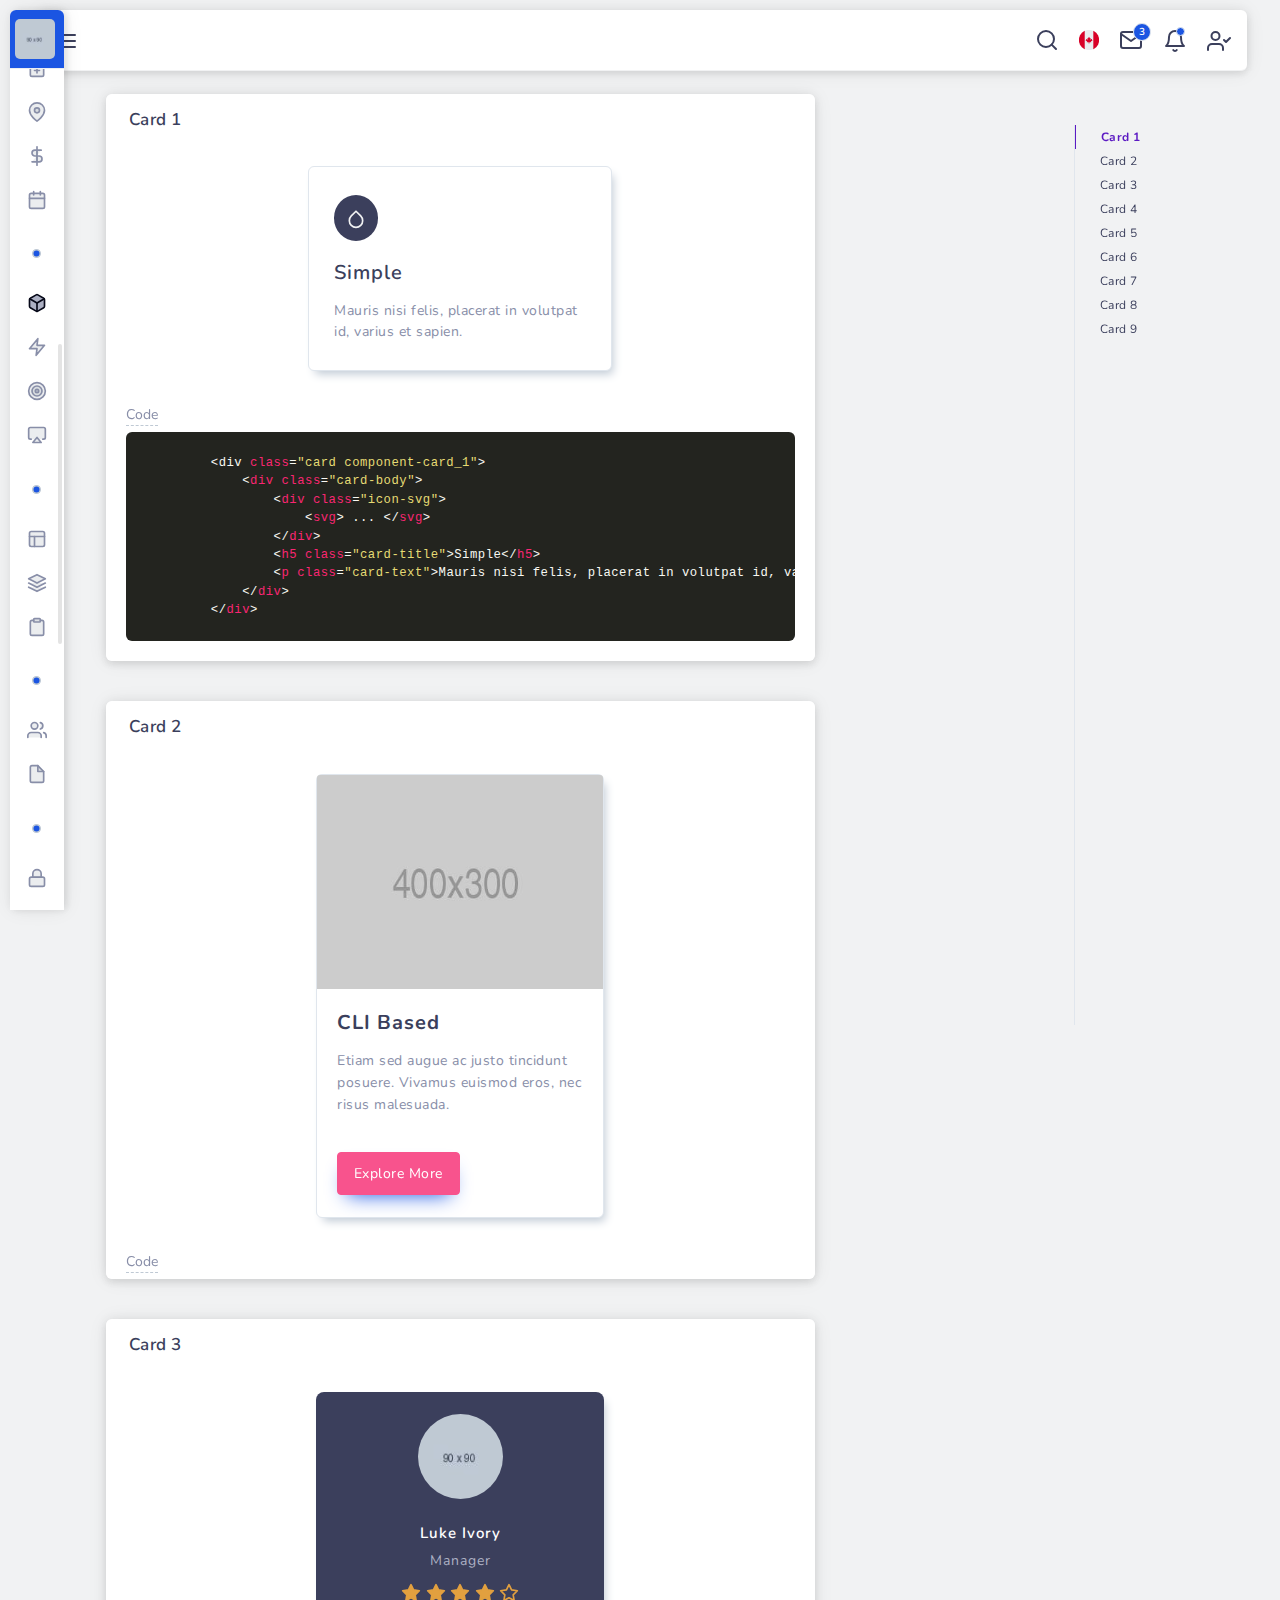
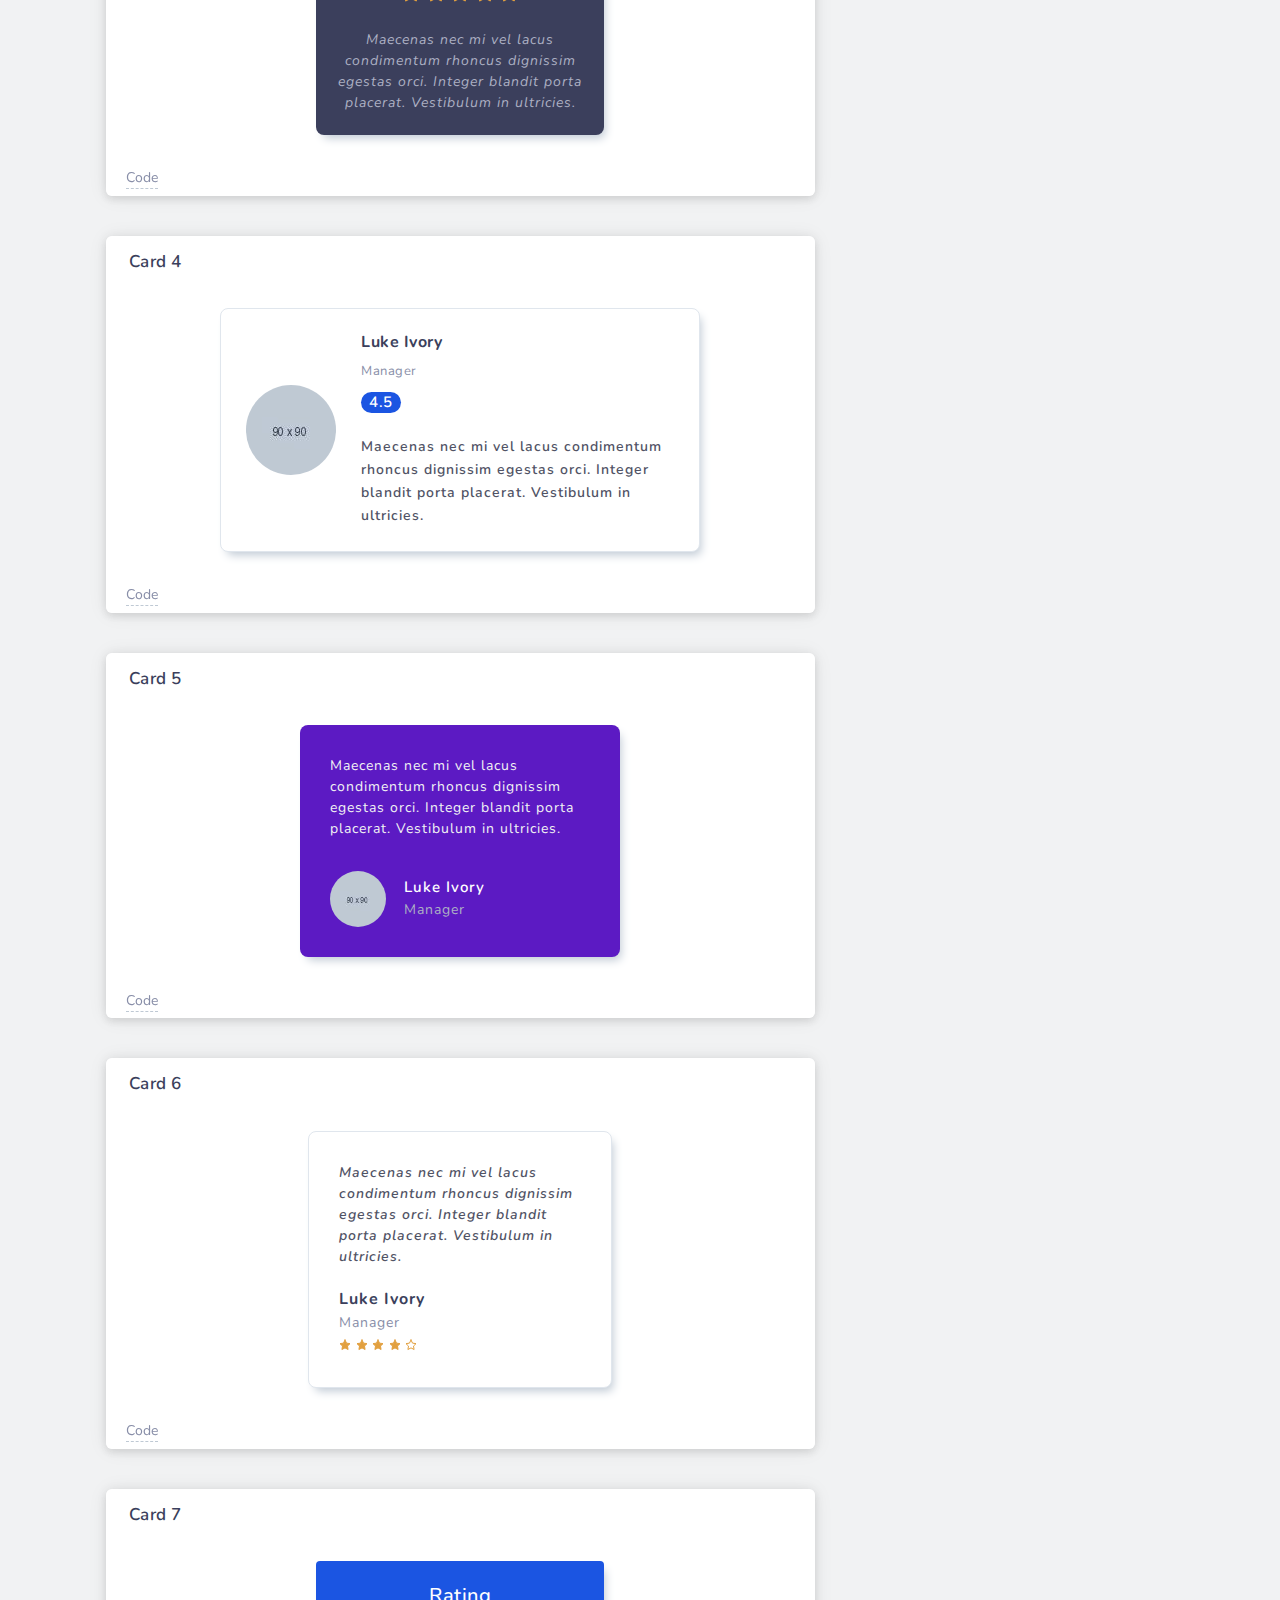
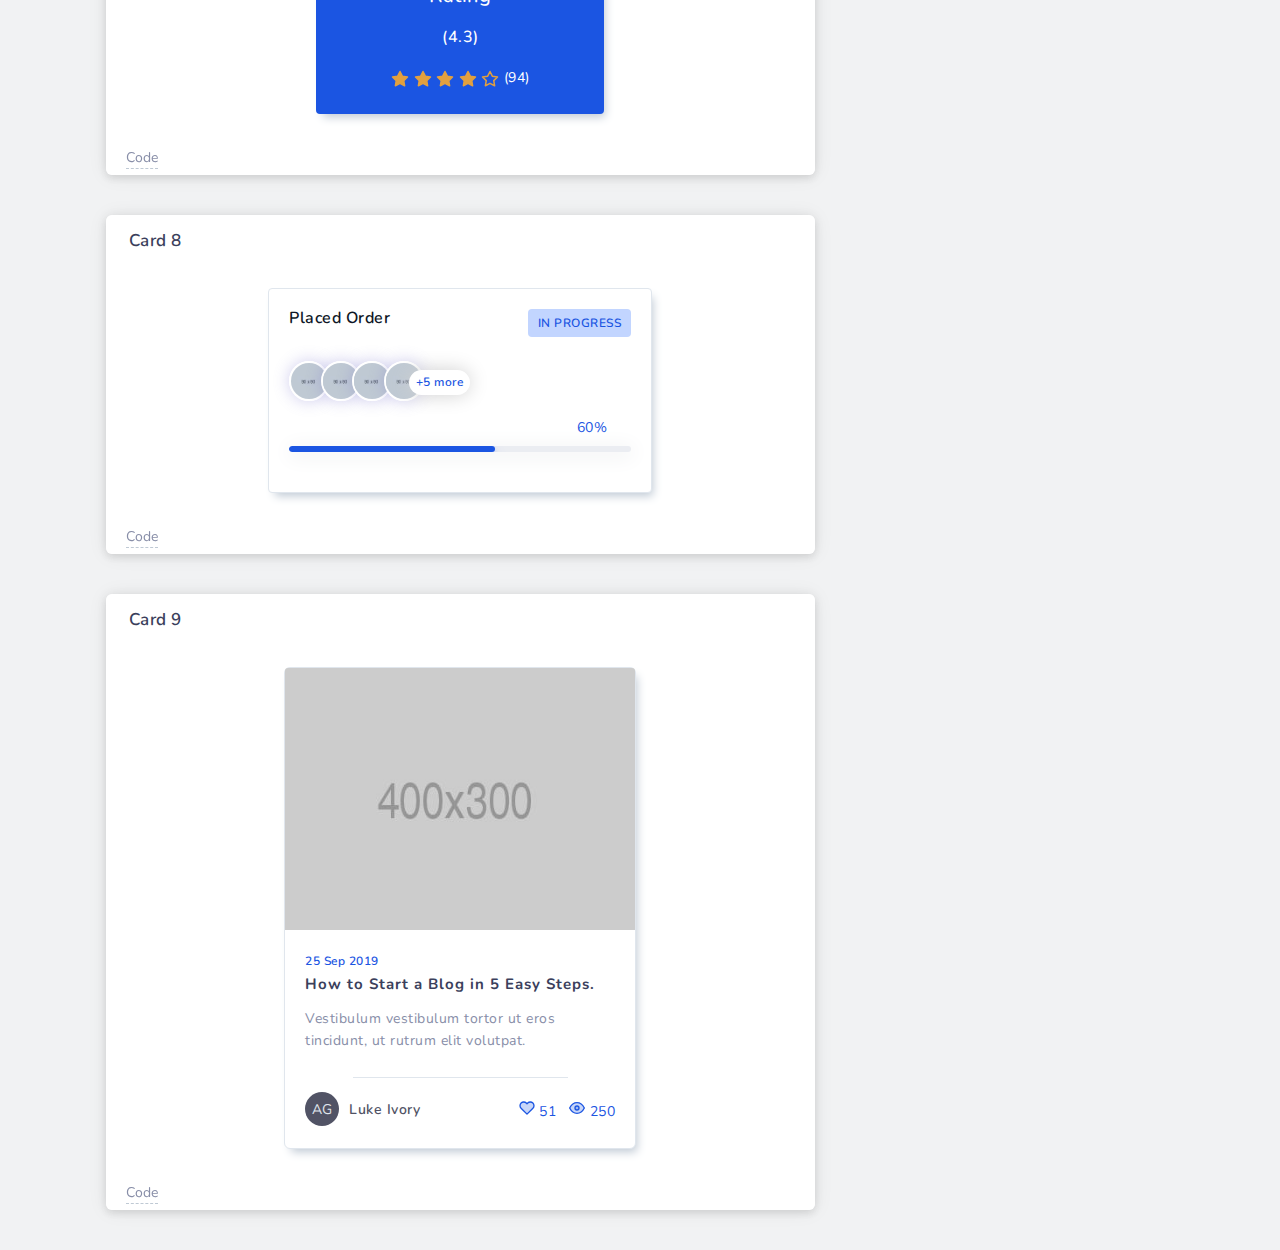
<file: app/component_cards.html>
<!DOCTYPE html>
<html lang="en">
<head>
    <meta charset="utf-8">
    <meta http-equiv="X-UA-Compatible" content="IE=edge">
    <meta name="viewport" content="width=device-width, initial-scale=1, maximum-scale=1, shrink-to-fit=no">
    <title>Card | CORK - Multipurpose Bootstrap Dashboard Template </title>
    <link rel="icon" type="image/x-icon" href="assets/img/favicon.ico"/>
    <!-- BEGIN GLOBAL MANDATORY STYLES -->
    <link href="https://fonts.googleapis.com/css?family=Nunito:400,600,700" rel="stylesheet">
    <link href="bootstrap/css/bootstrap.min.css" rel="stylesheet" type="text/css" />
    <link href="assets/css/plugins.css" rel="stylesheet" type="text/css" />
    <!-- END GLOBAL MANDATORY STYLES -->

    <!--  BEGIN CUSTOM STYLE FILE  -->
    <link href="assets/css/scrollspyNav.css" rel="stylesheet" type="text/css" />
    <link href="assets/css/components/cards/card.css" rel="stylesheet" type="text/css" />
    <!--  END CUSTOM STYLE FILE  -->    
</head>
<body class="alt-menu sidebar-noneoverflow" data-spy="scroll" data-target="#navSection" data-offset="100">
    
    <!--  BEGIN NAVBAR  -->
    <div class="header-container fixed-top">
        <header class="header navbar navbar-expand-sm expand-header">
            <a href="javascript:void(0);" class="sidebarCollapse" data-placement="bottom"><svg xmlns="http://www.w3.org/2000/svg" width="24" height="24" viewBox="0 0 24 24" fill="none" stroke="currentColor" stroke-width="2" stroke-linecap="round" stroke-linejoin="round" class="feather feather-menu"><line x1="3" y1="12" x2="21" y2="12"></line><line x1="3" y1="6" x2="21" y2="6"></line><line x1="3" y1="18" x2="21" y2="18"></line></svg></a>

            <ul class="navbar-item flex-row ml-auto">

                <li class="nav-item align-self-center search-animated">
                    <svg xmlns="http://www.w3.org/2000/svg" width="24" height="24" viewBox="0 0 24 24" fill="none" stroke="currentColor" stroke-width="2" stroke-linecap="round" stroke-linejoin="round" class="feather feather-search toggle-search"><circle cx="11" cy="11" r="8"></circle><line x1="21" y1="21" x2="16.65" y2="16.65"></line></svg>
                    <form class="form-inline search-full form-inline search" role="search">
                        <div class="search-bar">
                            <input type="text" class="form-control search-form-control  ml-lg-auto" placeholder="Search...">
                        </div>
                    </form>
                </li>

                <li class="nav-item dropdown language-dropdown">
                    <a href="javascript:void(0);" class="nav-link dropdown-toggle" id="language-dropdown" data-toggle="dropdown" aria-haspopup="true" aria-expanded="false">
                        <img src="assets/img/ca.png" class="flag-width" alt="flag">
                    </a>
                    <div class="dropdown-menu position-absolute" aria-labelledby="language-dropdown">
                        <a class="dropdown-item d-flex" href="javascript:void(0);"><img src="assets/img/de.png" class="flag-width" alt="flag"> <span class="align-self-center">&nbsp;German</span></a>
                        <a class="dropdown-item d-flex" href="javascript:void(0);"><img src="assets/img/jp.png" class="flag-width" alt="flag"> <span class="align-self-center">&nbsp;Japanese</span></a>
                        <a class="dropdown-item d-flex" href="javascript:void(0);"><img src="assets/img/fr.png" class="flag-width" alt="flag"> <span class="align-self-center">&nbsp;French</span></a>
                        <a class="dropdown-item d-flex" href="javascript:void(0);"><img src="assets/img/ca.png" class="flag-width" alt="flag"> <span class="align-self-center">&nbsp;English</span></a>
                    </div>
                </li>
                
                <li class="nav-item dropdown message-dropdown">
                    <a href="javascript:void(0);" class="nav-link dropdown-toggle" id="messageDropdown" data-toggle="dropdown" aria-haspopup="true" aria-expanded="false">
                        <svg xmlns="http://www.w3.org/2000/svg" width="24" height="24" viewBox="0 0 24 24" fill="none" stroke="currentColor" stroke-width="2" stroke-linecap="round" stroke-linejoin="round" class="feather feather-mail"><path d="M4 4h16c1.1 0 2 .9 2 2v12c0 1.1-.9 2-2 2H4c-1.1 0-2-.9-2-2V6c0-1.1.9-2 2-2z"></path><polyline points="22,6 12,13 2,6"></polyline></svg><span class="badge badge-primary">3</span>
                    </a>
                    <div class="dropdown-menu position-absolute e-animated e-fadeInUp" aria-labelledby="messageDropdown">
                        <div class="">
                            <a class="dropdown-item">
                                <div class="">
                                    <div class="media notification-new">
                                        <div class="notification-icon">
                                            <div class="icon-svg mr-3">
                                                <svg xmlns="http://www.w3.org/2000/svg" width="24" height="24" viewBox="0 0 24 24" fill="none" stroke="currentColor" stroke-width="2" stroke-linecap="round" stroke-linejoin="round" class="feather feather-message-square"><path d="M21 15a2 2 0 0 1-2 2H7l-4 4V5a2 2 0 0 1 2-2h14a2 2 0 0 1 2 2z"></path></svg>
                                            </div>
                                        </div>
                                        <div class="media-body">
                                                <p class="meta-title mr-3">5 messages for group</p>
                                                <p class="message-text">Kelly, Amy, Shaun</p>
                                                <p class="meta-time align-self-center mb-0">Yesterday</p>
                                        </div>
                                    </div>
                                </div>
                            </a>
                            <a class="dropdown-item">
                                <div class="">
                                    <div class="media notification-new">
                                        <div class="usr-profile-img mr-3">
                                            <div class="user-profile">
                                                <div class="">KY</div>
                                            </div>
                                        </div>
                                        <div class="media-body">
                                                <p class="meta-user-name mr-3">Kara Young</p>
                                                <p class="message-text">Some quick example text to build the notification ..</p>
                                                <p class="meta-time align-self-center mb-0">2 hours ago</p>
                                        </div>
                                    </div>
                                </div>
                            </a>
                            <a class="dropdown-item">
                                <div class="">
                                    <div class="media notification-new">
                                        <div class="notification-icon">
                                            <div class="icon-svg mr-3">
                                                <svg xmlns="http://www.w3.org/2000/svg" width="24" height="24" viewBox="0 0 24 24" fill="none" stroke="currentColor" stroke-width="2" stroke-linecap="round" stroke-linejoin="round" class="feather feather-mail"><path d="M4 4h16c1.1 0 2 .9 2 2v12c0 1.1-.9 2-2 2H4c-1.1 0-2-.9-2-2V6c0-1.1.9-2 2-2z"></path><polyline points="22,6 12,13 2,6"></polyline></svg>
                                            </div>
                                        </div>
                                        <div class="media-body">
                                                <p class="meta-title mr-3">1 new email</p>
                                                <p class="message-text">Anderson.Daisy@mail.com</p>
                                                <p class="meta-time align-self-center mb-0">Yesterday</p>
                                        </div>
                                    </div>
                                </div>
                            </a>
                        </div>
                    </div>
                </li>

                <li class="nav-item dropdown notification-dropdown">
                    <a href="javascript:void(0);" class="nav-link dropdown-toggle" id="notificationDropdown" data-toggle="dropdown" aria-haspopup="true" aria-expanded="false">
                        <svg xmlns="http://www.w3.org/2000/svg" width="24" height="24" viewBox="0 0 24 24" fill="none" stroke="currentColor" stroke-width="2" stroke-linecap="round" stroke-linejoin="round" class="feather feather-bell"><path d="M18 8A6 6 0 0 0 6 8c0 7-3 9-3 9h18s-3-2-3-9"></path><path d="M13.73 21a2 2 0 0 1-3.46 0"></path></svg><span class="badge badge-success"></span>
                    </a>
                    <div class="dropdown-menu position-absolute e-animated e-fadeInUp" aria-labelledby="notificationDropdown">
                        <div class="notification-scroll">

                            <div class="dropdown-item">
                                <div class="media">
                                    <svg xmlns="http://www.w3.org/2000/svg" width="24" height="24" viewBox="0 0 24 24" fill="none" stroke="currentColor" stroke-width="2" stroke-linecap="round" stroke-linejoin="round" class="feather feather-message-square"><path d="M21 15a2 2 0 0 1-2 2H7l-4 4V5a2 2 0 0 1 2-2h14a2 2 0 0 1 2 2z"></path></svg>
                                    <div class="media-body">
                                        <div class="notification-para"><span class="user-name">Shaun Park</span> commented on your post.</div>
                                        <div class="notification-meta-time">5 mins ago</div>
                                    </div>
                                </div>
                            </div>

                            <div class="dropdown-item">
                                <div class="media">                                    
                                    <svg xmlns="http://www.w3.org/2000/svg" width="24" height="24" viewBox="0 0 24 24" fill="none" stroke="currentColor" stroke-width="2" stroke-linecap="round" stroke-linejoin="round" class="feather feather-thumbs-up"><path d="M14 9V5a3 3 0 0 0-3-3l-4 9v11h11.28a2 2 0 0 0 2-1.7l1.38-9a2 2 0 0 0-2-2.3zM7 22H4a2 2 0 0 1-2-2v-7a2 2 0 0 1 2-2h3"></path></svg>
                                    <div class="media-body">
                                        <div class="notification-para"><span class="user-name">Kelly Young</span> likes your photo</div>
                                        <div class="notification-meta-time">8 mins ago</div>
                                    </div>
                                </div>
                            </div>

                            <div class="dropdown-item">
                                <div class="media">
                                    <svg xmlns="http://www.w3.org/2000/svg" width="24" height="24" viewBox="0 0 24 24" fill="none" stroke="currentColor" stroke-width="2" stroke-linecap="round" stroke-linejoin="round" class="feather feather-send"><line x1="22" y1="2" x2="11" y2="13"></line><polygon points="22 2 15 22 11 13 2 9 22 2"></polygon></svg>
                                    <div class="media-body">
                                        <div class="notification-para">Invitation successfully sent to <span class="user-name">Amy Diaz</span></div>
                                        <div class="notification-meta-time">10 mins ago</div>
                                    </div>
                                </div>
                            </div>
                        </div>
                    </div>
                </li>

                <li class="nav-item dropdown user-profile-dropdown  order-lg-0 order-1">
                    <a href="javascript:void(0);" class="nav-link dropdown-toggle user" id="userProfileDropdown" data-toggle="dropdown" aria-haspopup="true" aria-expanded="false">
                        <svg xmlns="http://www.w3.org/2000/svg" width="24" height="24" viewBox="0 0 24 24" fill="none" stroke="currentColor" stroke-width="2" stroke-linecap="round" stroke-linejoin="round" class="feather feather-user-check"><path d="M16 21v-2a4 4 0 0 0-4-4H5a4 4 0 0 0-4 4v2"></path><circle cx="8.5" cy="7" r="4"></circle><polyline points="17 11 19 13 23 9"></polyline></svg>
                    </a>
                    <div class="dropdown-menu position-absolute e-animated e-fadeInUp" aria-labelledby="userProfileDropdown">
                        <div class="user-profile-section">                            
                            <div class="media mx-auto">
                                <img src="assets/img/90x90.jpg" class="img-fluid mr-2" alt="avatar">
                                <div class="media-body">
                                    <h5>Alan Green</h5>
                                    <p>Web Developer</p>
                                </div>
                            </div>
                        </div>
                        <div class="dropdown-item">
                            <a href="user_profile.html">
                                <svg xmlns="http://www.w3.org/2000/svg" width="24" height="24" viewBox="0 0 24 24" fill="none" stroke="currentColor" stroke-width="2" stroke-linecap="round" stroke-linejoin="round" class="feather feather-user"><path d="M20 21v-2a4 4 0 0 0-4-4H8a4 4 0 0 0-4 4v2"></path><circle cx="12" cy="7" r="4"></circle></svg> <span>My Profile</span>
                            </a>
                        </div>
                        <div class="dropdown-item">
                            <a href="apps_mailbox.html">
                                <svg xmlns="http://www.w3.org/2000/svg" width="24" height="24" viewBox="0 0 24 24" fill="none" stroke="currentColor" stroke-width="2" stroke-linecap="round" stroke-linejoin="round" class="feather feather-inbox"><polyline points="22 12 16 12 14 15 10 15 8 12 2 12"></polyline><path d="M5.45 5.11L2 12v6a2 2 0 0 0 2 2h16a2 2 0 0 0 2-2v-6l-3.45-6.89A2 2 0 0 0 16.76 4H7.24a2 2 0 0 0-1.79 1.11z"></path></svg> <span>My Inbox</span>
                            </a>
                        </div>
                        <div class="dropdown-item">
                            <a href="auth_lockscreen.html">
                                <svg xmlns="http://www.w3.org/2000/svg" width="24" height="24" viewBox="0 0 24 24" fill="none" stroke="currentColor" stroke-width="2" stroke-linecap="round" stroke-linejoin="round" class="feather feather-lock"><rect x="3" y="11" width="18" height="11" rx="2" ry="2"></rect><path d="M7 11V7a5 5 0 0 1 10 0v4"></path></svg> <span>Lock Screen</span>
                            </a>
                        </div>
                        <div class="dropdown-item">
                            <a href="auth_login.html">
                                <svg xmlns="http://www.w3.org/2000/svg" width="24" height="24" viewBox="0 0 24 24" fill="none" stroke="currentColor" stroke-width="2" stroke-linecap="round" stroke-linejoin="round" class="feather feather-log-out"><path d="M9 21H5a2 2 0 0 1-2-2V5a2 2 0 0 1 2-2h4"></path><polyline points="16 17 21 12 16 7"></polyline><line x1="21" y1="12" x2="9" y2="12"></line></svg> <span>Log Out</span>
                            </a>
                        </div>
                    </div>
                </li>
            </ul>
        </header>
    </div>
    <!--  END NAVBAR  -->

    <!--  BEGIN MAIN CONTAINER  -->
    <div class="main-container sidebar-closed sbar-open" id="container">

        <div class="overlay"></div>
        <div class="cs-overlay"></div>
        <div class="search-overlay"></div>

        <!--  BEGIN SIDEBAR  -->
        <div class="sidebar-wrapper sidebar-theme">
            
            <nav id="sidebar">

                <ul class="navbar-nav theme-brand flex-row  text-center">
                    <li class="nav-item theme-logo">
                        <a href="index.html">
                            <img src="assets/img/90x90.jpg" class="navbar-logo" alt="logo">
                        </a>
                    </li>
                    <li class="nav-item theme-text">
                        <a href="index.html" class="nav-link"> CORK </a>
                    </li>
                </ul>

                <ul class="list-unstyled menu-categories" id="accordionExample">
                    <li class="menu">
                        <a href="#dashboard" data-toggle="collapse" aria-expanded="false" class="dropdown-toggle">
                            <div class="">
                                <svg xmlns="http://www.w3.org/2000/svg" width="24" height="24" viewBox="0 0 24 24" fill="none" stroke="currentColor" stroke-width="2" stroke-linecap="round" stroke-linejoin="round" class="feather feather-home"><path d="M3 9l9-7 9 7v11a2 2 0 0 1-2 2H5a2 2 0 0 1-2-2z"></path><polyline points="9 22 9 12 15 12 15 22"></polyline></svg>
                                <span>Dashboard</span>
                            </div>
                            <div>
                                <svg xmlns="http://www.w3.org/2000/svg" width="24" height="24" viewBox="0 0 24 24" fill="none" stroke="currentColor" stroke-width="2" stroke-linecap="round" stroke-linejoin="round" class="feather feather-chevron-right"><polyline points="9 18 15 12 9 6"></polyline></svg>
                            </div>
                        </a>
                        <ul class="collapse submenu list-unstyled" id="dashboard" data-parent="#accordionExample">
                            <li>
                                <a href="index.html"> Analytics </a>
                            </li>
                            <li>
                                <a href="index2.html"> Sales </a>
                            </li>
                        </ul>
                    </li>

                    <li class="menu menu-heading">
                        <div class="heading"><svg xmlns="http://www.w3.org/2000/svg" width="24" height="24" viewBox="0 0 24 24" fill="none" stroke="currentColor" stroke-width="2" stroke-linecap="round" stroke-linejoin="round" class="feather feather-circle"><circle cx="12" cy="12" r="10"></circle></svg><span>Apps</span></div>
                    </li>

                    <li class="menu">
                        <a href="apps_chat.html" aria-expanded="false" class="dropdown-toggle">
                            <div class="">
                                <svg xmlns="http://www.w3.org/2000/svg" width="24" height="24" viewBox="0 0 24 24" fill="none" stroke="currentColor" stroke-width="2" stroke-linecap="round" stroke-linejoin="round" class="feather feather-message-square"><path d="M21 15a2 2 0 0 1-2 2H7l-4 4V5a2 2 0 0 1 2-2h14a2 2 0 0 1 2 2z"></path></svg>
                                <span>Chat</span>
                            </div>
                        </a>
                    </li>

                    <li class="menu">
                        <a href="apps_mailbox.html" aria-expanded="false" class="dropdown-toggle">
                            <div class="">
                                <svg xmlns="http://www.w3.org/2000/svg" width="24" height="24" viewBox="0 0 24 24" fill="none" stroke="currentColor" stroke-width="2" stroke-linecap="round" stroke-linejoin="round" class="feather feather-mail"><path d="M4 4h16c1.1 0 2 .9 2 2v12c0 1.1-.9 2-2 2H4c-1.1 0-2-.9-2-2V6c0-1.1.9-2 2-2z"></path><polyline points="22,6 12,13 2,6"></polyline></svg>
                                <span>Mailbox</span>
                            </div>
                        </a>
                    </li>

                    <li class="menu">
                        <a href="apps_todoList.html" aria-expanded="false" class="dropdown-toggle">
                            <div class="">
                                <svg xmlns="http://www.w3.org/2000/svg" width="24" height="24" viewBox="0 0 24 24" fill="none" stroke="currentColor" stroke-width="2" stroke-linecap="round" stroke-linejoin="round" class="feather feather-edit"><path d="M11 4H4a2 2 0 0 0-2 2v14a2 2 0 0 0 2 2h14a2 2 0 0 0 2-2v-7"></path><path d="M18.5 2.5a2.121 2.121 0 0 1 3 3L12 15l-4 1 1-4 9.5-9.5z"></path></svg>
                                <span>Todo List</span>
                            </div>
                        </a>
                    </li>

                    <li class="menu">
                        <a href="apps_notes.html" aria-expanded="false" class="dropdown-toggle">
                            <div class="">
                                <svg xmlns="http://www.w3.org/2000/svg" width="24" height="24" viewBox="0 0 24 24" fill="none" stroke="currentColor" stroke-width="2" stroke-linecap="round" stroke-linejoin="round" class="feather feather-file-text"><path d="M14 2H6a2 2 0 0 0-2 2v16a2 2 0 0 0 2 2h12a2 2 0 0 0 2-2V8z"></path><polyline points="14 2 14 8 20 8"></polyline><line x1="16" y1="13" x2="8" y2="13"></line><line x1="16" y1="17" x2="8" y2="17"></line><polyline points="10 9 9 9 8 9"></polyline></svg>
                                <span>Notes</span>
                            </div>
                        </a>
                    </li>

                    <li class="menu">
                        <a href="apps_scrumboard.html" aria-expanded="false" class="dropdown-toggle">
                            <div class="">
                                <svg xmlns="http://www.w3.org/2000/svg" width="24" height="24" viewBox="0 0 24 24" fill="none" stroke="currentColor" stroke-width="2" stroke-linecap="round" stroke-linejoin="round" class="feather feather-file-plus"><path d="M14 2H6a2 2 0 0 0-2 2v16a2 2 0 0 0 2 2h12a2 2 0 0 0 2-2V8z"></path><polyline points="14 2 14 8 20 8"></polyline><line x1="12" y1="18" x2="12" y2="12"></line><line x1="9" y1="15" x2="15" y2="15"></line></svg>
                                <span>Scrumboard</span>
                            </div>
                        </a>
                    </li>

                    <li class="menu">
                        <a href="apps_contacts.html" aria-expanded="false" class="dropdown-toggle">
                            <div class="">
                                <svg xmlns="http://www.w3.org/2000/svg" width="24" height="24" viewBox="0 0 24 24" fill="none" stroke="currentColor" stroke-width="2" stroke-linecap="round" stroke-linejoin="round" class="feather feather-map-pin"><path d="M21 10c0 7-9 13-9 13s-9-6-9-13a9 9 0 0 1 18 0z"></path><circle cx="12" cy="10" r="3"></circle></svg>
                                <span>Contacts</span>
                            </div>
                        </a>
                    </li>

                    <li class="menu">
                        <a href="apps_invoice.html" aria-expanded="false" class="dropdown-toggle">
                            <div class="">
                                <svg xmlns="http://www.w3.org/2000/svg" width="24" height="24" viewBox="0 0 24 24" fill="none" stroke="currentColor" stroke-width="2" stroke-linecap="round" stroke-linejoin="round" class="feather feather-dollar-sign"><line x1="12" y1="1" x2="12" y2="23"></line><path d="M17 5H9.5a3.5 3.5 0 0 0 0 7h5a3.5 3.5 0 0 1 0 7H6"></path></svg>
                                <span>Invoice List</span>
                            </div>
                        </a>
                    </li>

                    <li class="menu">
                        <a href="apps_calendar.html" aria-expanded="false" class="dropdown-toggle">
                            <div class="">
                                <svg xmlns="http://www.w3.org/2000/svg" width="24" height="24" viewBox="0 0 24 24" fill="none" stroke="currentColor" stroke-width="2" stroke-linecap="round" stroke-linejoin="round" class="feather feather-calendar"><rect x="3" y="4" width="18" height="18" rx="2" ry="2"></rect><line x1="16" y1="2" x2="16" y2="6"></line><line x1="8" y1="2" x2="8" y2="6"></line><line x1="3" y1="10" x2="21" y2="10"></line></svg>
                                <span>Calendar</span>
                            </div>
                        </a>
                    </li>

                    <li class="menu menu-heading">
                        <div class="heading"><svg xmlns="http://www.w3.org/2000/svg" width="24" height="24" viewBox="0 0 24 24" fill="none" stroke="currentColor" stroke-width="2" stroke-linecap="round" stroke-linejoin="round" class="feather feather-circle"><circle cx="12" cy="12" r="10"></circle></svg><span>USER INTERFACE</span></div>
                    </li>

                    <li class="menu active">
                        <a href="#components" data-toggle="collapse" aria-expanded="true" class="dropdown-toggle">
                            <div class="">
                                <svg xmlns="http://www.w3.org/2000/svg" width="24" height="24" viewBox="0 0 24 24" fill="none" stroke="currentColor" stroke-width="2" stroke-linecap="round" stroke-linejoin="round" class="feather feather-box"><path d="M21 16V8a2 2 0 0 0-1-1.73l-7-4a2 2 0 0 0-2 0l-7 4A2 2 0 0 0 3 8v8a2 2 0 0 0 1 1.73l7 4a2 2 0 0 0 2 0l7-4A2 2 0 0 0 21 16z"></path><polyline points="3.27 6.96 12 12.01 20.73 6.96"></polyline><line x1="12" y1="22.08" x2="12" y2="12"></line></svg>
                                <span>Components</span>
                            </div>
                            <div>
                                <svg xmlns="http://www.w3.org/2000/svg" width="24" height="24" viewBox="0 0 24 24" fill="none" stroke="currentColor" stroke-width="2" stroke-linecap="round" stroke-linejoin="round" class="feather feather-chevron-right"><polyline points="9 18 15 12 9 6"></polyline></svg>
                            </div>
                        </a>
                        <ul class="collapse submenu recent-submenu mini-recent-submenu list-unstyled show" id="components" data-parent="#accordionExample">
                            <li>
                                <a href="component_tabs.html"> Tabs </a>
                            </li>
                            <li>
                                <a href="component_accordion.html"> Accordions  </a>
                            </li>
                            <li>
                                <a href="component_modal.html"> Modals </a>
                            </li>                            
                            <li class="active">
                                <a href="component_cards.html"> Cards </a>
                            </li>
                            <li>
                                <a href="component_bootstrap_carousel.html">Carousel</a>
                            </li>
                            <li>
                                <a href="component_blockui.html"> Block UI </a>
                            </li>
                            <li>
                                <a href="component_countdown.html"> Countdown </a>
                            </li>
                            <li>
                                <a href="component_counter.html"> Counter </a>
                            </li>
                            <li>
                                <a href="component_sweetalert.html"> Sweet Alerts </a>
                            </li>
                            <li>
                                <a href="component_timeline.html"> Timeline </a>
                            </li>
                            <li>
                                <a href="component_snackbar.html"> Notifications </a>
                            </li>
                            <li>
                                <a href="component_session_timeout.html"> Session Timeout </a>
                            </li>
                            <li>
                                <a href="component_media_object.html"> Media Object </a>
                            </li>
                            <li>
                                <a href="component_list_group.html"> List Group </a>
                            </li>
                            <li>
                                <a href="component_pricing_table.html"> Pricing Tables </a>
                            </li>
                            <li>
                                <a href="component_lightbox.html"> Lightbox </a>
                            </li>
                        </ul>
                    </li>

                    <li class="menu">
                        <a href="#elements" data-toggle="collapse" aria-expanded="false" class="dropdown-toggle">
                            <div class="">
                                <svg xmlns="http://www.w3.org/2000/svg" width="24" height="24" viewBox="0 0 24 24" fill="none" stroke="currentColor" stroke-width="2" stroke-linecap="round" stroke-linejoin="round" class="feather feather-zap"><polygon points="13 2 3 14 12 14 11 22 21 10 12 10 13 2"></polygon></svg>
                                <span>Elements</span>
                            </div>
                            <div>
                                <svg xmlns="http://www.w3.org/2000/svg" width="24" height="24" viewBox="0 0 24 24" fill="none" stroke="currentColor" stroke-width="2" stroke-linecap="round" stroke-linejoin="round" class="feather feather-chevron-right"><polyline points="9 18 15 12 9 6"></polyline></svg>
                            </div>
                        </a>
                        <ul class="collapse submenu list-unstyled" id="elements" data-parent="#accordionExample">
                            <li>
                                <a href="element_alerts.html"> Alerts </a>
                            </li>
                            <li>
                                <a href="element_avatar.html"> Avatar </a>
                            </li>
                            <li>
                                <a href="element_badges.html"> Badges </a>
                            </li>
                            <li>
                                <a href="element_breadcrumbs.html"> Breadcrumbs </a>
                            </li>                            
                            <li>
                                <a href="element_buttons.html"> Buttons </a>
                            </li>
                            <li>
                                <a href="element_buttons_group.html"> Button Groups </a>
                            </li>
                            <li>
                                <a href="element_color_library.html"> Color Library </a>
                            </li>
                            <li>
                                <a href="element_dropdown.html"> Dropdown </a>
                            </li>
                            <li>
                                <a href="element_infobox.html"> Infobox </a>
                            </li>
                            <li>
                                <a href="element_jumbotron.html"> Jumbotron </a>
                            </li>
                            <li>
                                <a href="element_loader.html"> Loader </a>
                            </li>
                            <li>
                                <a href="element_pagination.html"> Pagination </a>
                            </li>
                            <li>
                                <a href="element_popovers.html"> Popovers </a>
                            </li>
                            <li>
                                <a href="element_progress_bar.html"> Progress Bar </a>
                            </li>
                            <li>
                                <a href="element_search.html"> Search </a>
                            </li>
                            <li>
                                <a href="element_tooltips.html"> Tooltips </a>
                            </li>
                            <li>
                                <a href="element_treeview.html"> Treeview </a>
                            </li>
                            <li>
                                <a href="element_typography.html"> Typography </a>
                            </li>
                        </ul>
                    </li>

                    <li class="menu">
                        <a href="fonticons.html" aria-expanded="false" class="dropdown-toggle">
                            <div class="">
                                <svg xmlns="http://www.w3.org/2000/svg" width="24" height="24" viewBox="0 0 24 24" fill="none" stroke="currentColor" stroke-width="2" stroke-linecap="round" stroke-linejoin="round" class="feather feather-target"><circle cx="12" cy="12" r="10"></circle><circle cx="12" cy="12" r="6"></circle><circle cx="12" cy="12" r="2"></circle></svg>
                                <span>Font Icons</span>
                            </div>
                        </a>
                    </li>

                    <li class="menu">
                        <a href="widgets.html" aria-expanded="false" class="dropdown-toggle">
                            <div class="">
                                <svg xmlns="http://www.w3.org/2000/svg" width="24" height="24" viewBox="0 0 24 24" fill="none" stroke="currentColor" stroke-width="2" stroke-linecap="round" stroke-linejoin="round" class="feather feather-airplay"><path d="M5 17H4a2 2 0 0 1-2-2V5a2 2 0 0 1 2-2h16a2 2 0 0 1 2 2v10a2 2 0 0 1-2 2h-1"></path><polygon points="12 15 17 21 7 21 12 15"></polygon></svg>
                                <span>Widgets</span>
                            </div>
                        </a>
                    </li>

                    <li class="menu menu-heading">
                        <div class="heading"><svg xmlns="http://www.w3.org/2000/svg" width="24" height="24" viewBox="0 0 24 24" fill="none" stroke="currentColor" stroke-width="2" stroke-linecap="round" stroke-linejoin="round" class="feather feather-circle"><circle cx="12" cy="12" r="10"></circle></svg><span>TABLES AND FORMS</span></div>
                    </li>

                    <li class="menu">
                        <a href="table_basic.html" aria-expanded="false" class="dropdown-toggle">
                            <div class="">
                                <svg xmlns="http://www.w3.org/2000/svg" width="24" height="24" viewBox="0 0 24 24" fill="none" stroke="currentColor" stroke-width="2" stroke-linecap="round" stroke-linejoin="round" class="feather feather-layout"><rect x="3" y="3" width="18" height="18" rx="2" ry="2"></rect><line x1="3" y1="9" x2="21" y2="9"></line><line x1="9" y1="21" x2="9" y2="9"></line></svg>
                                <span>Tables</span>
                            </div>
                        </a>
                    </li>

                    <li class="menu">
                        <a href="#datatables" data-toggle="collapse" aria-expanded="false" class="dropdown-toggle">
                            <div class="">
                                <svg xmlns="http://www.w3.org/2000/svg" width="24" height="24" viewBox="0 0 24 24" fill="none" stroke="currentColor" stroke-width="2" stroke-linecap="round" stroke-linejoin="round" class="feather feather-layers"><polygon points="12 2 2 7 12 12 22 7 12 2"></polygon><polyline points="2 17 12 22 22 17"></polyline><polyline points="2 12 12 17 22 12"></polyline></svg>
                                <span>DataTables</span>
                            </div>
                            <div>
                                <svg xmlns="http://www.w3.org/2000/svg" width="24" height="24" viewBox="0 0 24 24" fill="none" stroke="currentColor" stroke-width="2" stroke-linecap="round" stroke-linejoin="round" class="feather feather-chevron-right"><polyline points="9 18 15 12 9 6"></polyline></svg>
                            </div>
                        </a>
                        <ul class="collapse submenu list-unstyled" id="datatables" data-parent="#accordionExample">
                            <li>
                                <a href="table_dt_basic.html"> Basic </a>
                            </li>
                            <li>
                                <a href="table_dt_basic-dark.html"> Dark </a>
                            </li>
                            <li>
                                <a href="table_dt_ordering_sorting.html"> Order Sorting </a>
                            </li>
                            <li>
                                <a href="table_dt_multi-column_ordering.html"> Multi-Column </a>
                            </li>
                            <li>
                                <a href="table_dt_multiple_tables.html"> Multiple Tables</a>
                            </li>
                            <li>
                                <a href="table_dt_alternative_pagination.html"> Alt. Pagination</a>
                            </li>
                            <li>
                                <a href="table_dt_custom.html"> Custom </a>
                            </li>
                            <li>
                                <a href="table_dt_range_search.html"> Range Search </a>
                            </li>
                            <li>
                                <a href="table_dt_html5.html"> HTML5 Export </a>
                            </li>
                            <li>
                                <a href="table_dt_live_dom_ordering.html"> Live DOM ordering </a>
                            </li>
                            <li>
                                <a href="table_dt_miscellaneous.html"> Miscellaneous </a>
                            </li>
                        </ul>
                    </li>

                    <li class="menu">
                        <a href="#forms" data-toggle="collapse" aria-expanded="false" class="dropdown-toggle">
                            <div class="">
                                <svg xmlns="http://www.w3.org/2000/svg" width="24" height="24" viewBox="0 0 24 24" fill="none" stroke="currentColor" stroke-width="2" stroke-linecap="round" stroke-linejoin="round" class="feather feather-clipboard"><path d="M16 4h2a2 2 0 0 1 2 2v14a2 2 0 0 1-2 2H6a2 2 0 0 1-2-2V6a2 2 0 0 1 2-2h2"></path><rect x="8" y="2" width="8" height="4" rx="1" ry="1"></rect></svg>
                                <span>Forms</span>
                            </div>
                            <div>
                                <svg xmlns="http://www.w3.org/2000/svg" width="24" height="24" viewBox="0 0 24 24" fill="none" stroke="currentColor" stroke-width="2" stroke-linecap="round" stroke-linejoin="round" class="feather feather-chevron-right"><polyline points="9 18 15 12 9 6"></polyline></svg>
                            </div>
                        </a>
                        <ul class="collapse submenu list-unstyled" id="forms" data-parent="#accordionExample">
                            <li>
                                <a href="form_bootstrap_basic.html"> Basic </a>
                            </li>
                            <li>
                                <a href="form_input_group_basic.html"> Input Group </a>
                            </li>
                            <li>
                                <a href="form_layouts.html"> Layouts </a>
                            </li>
                            <li>
                                <a href="form_validation.html"> Validation </a>
                            </li>
                            <li>
                                <a href="form_input_mask.html"> Input Mask </a>
                            </li>
                            <li>
                                <a href="form_bootstrap_select.html"> Bootstrap Select </a>
                            </li>
                            <li>
                                <a href="form_select2.html"> Select2 </a>
                            </li>
                            <li>
                                <a href="form_bootstrap_touchspin.html"> TouchSpin </a>
                            </li>
                            <li>
                                <a href="form_maxlength.html"> Maxlength </a>
                            </li>                          
                            <li>
                                <a href="form_checkbox_radio.html"> Checkbox &amp; Radio </a>
                            </li>                            
                            <li>
                                <a href="form_switches.html"> Switches </a>
                            </li>
                            <li>
                                <a href="form_wizard.html"> Wizards </a>
                            </li>
                            <li>
                                <a href="form_fileupload.html"> File Upload </a>
                            </li>
                            <li>
                                <a href="form_quill.html"> Quill Editor </a>
                            </li>
                            <li>
                                <a href="form_markdown.html"> Markdown Editor </a>
                            </li>
                            <li>
                                <a href="form_date_range_picker.html"> Date &amp; Range Picker </a>
                            </li>
                            <li>
                                <a href="form_clipboard.html"> Clipboard </a>
                            </li>
                            <li>
                                <a href="form_typeahead.html"> Typeahead </a>
                            </li>
                        </ul>
                    </li>
                    
                    <li class="menu menu-heading">
                        <div class="heading"><svg xmlns="http://www.w3.org/2000/svg" width="24" height="24" viewBox="0 0 24 24" fill="none" stroke="currentColor" stroke-width="2" stroke-linecap="round" stroke-linejoin="round" class="feather feather-circle"><circle cx="12" cy="12" r="10"></circle></svg><span>USER AND PAGES</span></div>
                    </li>                    

                    <li class="menu">
                        <a href="#users" data-toggle="collapse" aria-expanded="false" class="dropdown-toggle">
                            <div class="">
                                <svg xmlns="http://www.w3.org/2000/svg" width="24" height="24" viewBox="0 0 24 24" fill="none" stroke="currentColor" stroke-width="2" stroke-linecap="round" stroke-linejoin="round" class="feather feather-users"><path d="M17 21v-2a4 4 0 0 0-4-4H5a4 4 0 0 0-4 4v2"></path><circle cx="9" cy="7" r="4"></circle><path d="M23 21v-2a4 4 0 0 0-3-3.87"></path><path d="M16 3.13a4 4 0 0 1 0 7.75"></path></svg>
                                <span>Users</span>
                            </div>
                            <div>
                                <svg xmlns="http://www.w3.org/2000/svg" width="24" height="24" viewBox="0 0 24 24" fill="none" stroke="currentColor" stroke-width="2" stroke-linecap="round" stroke-linejoin="round" class="feather feather-chevron-right"><polyline points="9 18 15 12 9 6"></polyline></svg>
                            </div>
                        </a>
                        <ul class="collapse submenu list-unstyled" id="users" data-parent="#accordionExample">
                            <li>
                                <a href="user_profile.html"> Profile </a>
                            </li>
                            <li>
                                <a href="user_account_setting.html"> Account Settings </a>
                            </li>
                        </ul>
                    </li>

                    <li class="menu">
                        <a href="#pages" data-toggle="collapse" aria-expanded="false" class="dropdown-toggle">
                            <div class="">
                                <svg xmlns="http://www.w3.org/2000/svg" width="24" height="24" viewBox="0 0 24 24" fill="none" stroke="currentColor" stroke-width="2" stroke-linecap="round" stroke-linejoin="round" class="feather feather-file"><path d="M13 2H6a2 2 0 0 0-2 2v16a2 2 0 0 0 2 2h12a2 2 0 0 0 2-2V9z"></path><polyline points="13 2 13 9 20 9"></polyline></svg>
                                <span>Pages</span>
                            </div>
                            <div>
                                <svg xmlns="http://www.w3.org/2000/svg" width="24" height="24" viewBox="0 0 24 24" fill="none" stroke="currentColor" stroke-width="2" stroke-linecap="round" stroke-linejoin="round" class="feather feather-chevron-right"><polyline points="9 18 15 12 9 6"></polyline></svg>
                            </div>
                        </a>
                        <ul class="collapse submenu list-unstyled" id="pages" data-parent="#accordionExample">
                            <li>
                                <a href="pages_helpdesk.html"> Helpdesk </a>
                            </li>
                            <li>
                                <a href="pages_contact_us.html"> Contact Form </a>
                            </li>
                            <li>
                                <a href="pages_faq.html"> FAQ </a>
                            </li>
                            <li>
                                <a href="pages_faq2.html"> FAQ 2 </a>
                            </li>
                            <li>
                                <a href="pages_privacy.html"> Privacy Policy </a>
                            </li>
                            <li>
                                <a href="pages_coming_soon.html"> Coming Soon </a>
                            </li>
                            <li>
                                <a href="#pages-error" data-toggle="collapse" aria-expanded="false" class="dropdown-toggle"> Error <svg xmlns="http://www.w3.org/2000/svg" width="24" height="24" viewBox="0 0 24 24" fill="none" stroke="currentColor" stroke-width="2" stroke-linecap="round" stroke-linejoin="round" class="feather feather-chevron-right"><polyline points="9 18 15 12 9 6"></polyline></svg> </a>
                                <ul class="collapse list-unstyled sub-submenu" id="pages-error" data-parent="#pages"> 
                                    <li>
                                        <a href="pages_error404.html"> 404 </a>
                                    </li>
                                    <li>
                                        <a href="pages_error500.html"> 500 </a>
                                    </li>
                                    <li>
                                        <a href="pages_error503.html"> 503 </a>
                                    </li>
                                    <li>
                                        <a href="pages_maintenence.html"> Maintanence </a>
                                    </li>
                                </ul>
                            </li>
                        </ul>
                    </li>

                    <li class="menu menu-heading">
                        <div class="heading"><svg xmlns="http://www.w3.org/2000/svg" width="24" height="24" viewBox="0 0 24 24" fill="none" stroke="currentColor" stroke-width="2" stroke-linecap="round" stroke-linejoin="round" class="feather feather-circle"><circle cx="12" cy="12" r="10"></circle></svg><span>EXTRA ELEMENTS</span></div>
                    </li>

                    <li class="menu">
                        <a href="#authentication" data-toggle="collapse" aria-expanded="false" class="dropdown-toggle">
                            <div class="">
                                <svg xmlns="http://www.w3.org/2000/svg" width="24" height="24" viewBox="0 0 24 24" fill="none" stroke="currentColor" stroke-width="2" stroke-linecap="round" stroke-linejoin="round" class="feather feather-lock"><rect x="3" y="11" width="18" height="11" rx="2" ry="2"></rect><path d="M7 11V7a5 5 0 0 1 10 0v4"></path></svg>
                                <span>Authentication</span>
                            </div>
                            <div>
                                <svg xmlns="http://www.w3.org/2000/svg" width="24" height="24" viewBox="0 0 24 24" fill="none" stroke="currentColor" stroke-width="2" stroke-linecap="round" stroke-linejoin="round" class="feather feather-chevron-right"><polyline points="9 18 15 12 9 6"></polyline></svg>
                            </div>
                        </a>
                        <ul class="collapse submenu list-unstyled" id="authentication" data-parent="#accordionExample">
                            <li>
                                <a href="auth_login_boxed.html"> Login Boxed </a>
                            </li>
                            <li>
                                <a href="auth_register_boxed.html"> Register Boxed </a>
                            </li>
                            <li>
                                <a href="auth_lockscreen_boxed.html"> Unlock Boxed </a>
                            </li>
                            <li>
                                <a href="auth_pass_recovery_boxed.html"> Recover ID Boxed </a>
                            </li>
                            <li>
                                <a href="auth_login.html"> Login Cover </a>
                            </li>
                            <li>
                                <a href="auth_register.html"> Register Cover </a>
                            </li>
                            <li>
                                <a href="auth_lockscreen.html"> Unlock Cover </a>
                            </li>
                            <li>
                                <a href="auth_pass_recovery.html"> Recover ID Cover </a>
                            </li>
                        </ul>
                    </li>

                    <li class="menu">
                        <a href="dragndrop_dragula.html" aria-expanded="false" class="dropdown-toggle">
                            <div class="">
                                <svg xmlns="http://www.w3.org/2000/svg" width="24" height="24" viewBox="0 0 24 24" fill="none" stroke="currentColor" stroke-width="2" stroke-linecap="round" stroke-linejoin="round" class="feather feather-move"><polyline points="5 9 2 12 5 15"></polyline><polyline points="9 5 12 2 15 5"></polyline><polyline points="15 19 12 22 9 19"></polyline><polyline points="19 9 22 12 19 15"></polyline><line x1="2" y1="12" x2="22" y2="12"></line><line x1="12" y1="2" x2="12" y2="22"></line></svg>
                                <span>Drag and Drop</span>
                            </div>
                        </a>
                    </li>

                    <li class="menu">
                        <a href="map_jvector.html" aria-expanded="false" class="dropdown-toggle">
                            <div class="">
                                <svg xmlns="http://www.w3.org/2000/svg" width="24" height="24" viewBox="0 0 24 24" fill="none" stroke="currentColor" stroke-width="2" stroke-linecap="round" stroke-linejoin="round" class="feather feather-map"><polygon points="1 6 1 22 8 18 16 22 23 18 23 2 16 6 8 2 1 6"></polygon><line x1="8" y1="2" x2="8" y2="18"></line><line x1="16" y1="6" x2="16" y2="22"></line></svg>
                                <span>Maps</span>
                            </div>
                        </a>
                    </li>

                    <li class="menu">
                        <a href="charts_apex.html" aria-expanded="false" class="dropdown-toggle">
                            <div class="">
                                <svg xmlns="http://www.w3.org/2000/svg" width="24" height="24" viewBox="0 0 24 24" fill="none" stroke="currentColor" stroke-width="2" stroke-linecap="round" stroke-linejoin="round" class="feather feather-pie-chart"><path d="M21.21 15.89A10 10 0 1 1 8 2.83"></path><path d="M22 12A10 10 0 0 0 12 2v10z"></path></svg>
                                <span>Charts</span>
                            </div>
                        </a>
                    </li>

                    <li class="menu">
                        <a href="#starter-kit" data-toggle="collapse" aria-expanded="false" class="dropdown-toggle">
                            <div class="">
                                <svg xmlns="http://www.w3.org/2000/svg" width="24" height="24" viewBox="0 0 24 24" fill="none" stroke="currentColor" stroke-width="2" stroke-linecap="round" stroke-linejoin="round" class="feather feather-terminal"><polyline points="4 17 10 11 4 5"></polyline><line x1="12" y1="19" x2="20" y2="19"></line></svg>
                                <span>Starter Kit</span>
                            </div>
                            <div>
                                <svg xmlns="http://www.w3.org/2000/svg" width="24" height="24" viewBox="0 0 24 24" fill="none" stroke="currentColor" stroke-width="2" stroke-linecap="round" stroke-linejoin="round" class="feather feather-chevron-right"><polyline points="9 18 15 12 9 6"></polyline></svg>
                            </div>
                        </a>
                        <ul class="collapse submenu list-unstyled" id="starter-kit" data-parent="#accordionExample">
                            <li>
                                <a href="starter_kit_blank_page.html"> Blank Page </a>
                            </li>
                            <li>
                                <a href="starter_kit_breadcrumb.html"> Breadcrumb </a>
                            </li>
                            <li>
                                <a href="starter_kit_boxed.html"> Boxed </a>
                            </li>
                            <li>
                                <a href="starter_kit_alt_menu.html"> Alternate Menu </a>
                            </li>
                        </ul>
                    </li>

                    <li class="menu">
                        <a href="../../documentation/index.html" aria-expanded="false" class="dropdown-toggle">
                            <div class="">
                                <svg xmlns="http://www.w3.org/2000/svg" width="24" height="24" viewBox="0 0 24 24" fill="none" stroke="currentColor" stroke-width="2" stroke-linecap="round" stroke-linejoin="round" class="feather feather-book"><path d="M4 19.5A2.5 2.5 0 0 1 6.5 17H20"></path><path d="M6.5 2H20v20H6.5A2.5 2.5 0 0 1 4 19.5v-15A2.5 2.5 0 0 1 6.5 2z"></path></svg>
                                <span>Documentation</span>
                            </div>
                        </a>
                    </li>
                    
                </ul>
                
            </nav>

        </div>
        <!--  END SIDEBAR  -->

        <!--  BEGIN CONTENT AREA  -->
        <div id="content" class="main-content">
            <div class="container">
                <div class="container">

                    <div id="navSection" data-spy="affix" class="nav  sidenav">
                        <div class="sidenav-content">
                            <a href="#card_1" class="active nav-link">Card 1</a>
                            <a href="#card_2" class="nav-link">Card 2</a>
                            <a href="#card_3" class="nav-link">Card 3</a>
                            <a href="#card_4" class="nav-link">Card 4</a>
                            <a href="#card_5" class="nav-link">Card 5</a>
                            <a href="#card_6" class="nav-link">Card 6</a>
                            <a href="#card_7" class="nav-link">Card 7</a>
                            <a href="#card_8" class="nav-link">Card 8</a>
                            <a href="#card_9" class="nav-link">Card 9</a>
                        </div>
                    </div>

                    <div class="row">

                        <div id="card_1" class="col-lg-12 layout-spacing layout-top-spacing">
                            <div class="statbox widget box box-shadow">
                                <div class="widget-header">
                                    <div class="row">
                                        <div class="col-xl-12 col-md-12 col-sm-12 col-12">
                                            <h4>Card 1</h4>
                                        </div>
                                    </div>
                                </div>
                                <div class="widget-content widget-content-area">

                                    <div class="card component-card_1">
                                        <div class="card-body">
                                            <div class="icon-svg">
                                                <svg xmlns="http://www.w3.org/2000/svg" width="24" height="24" viewBox="0 0 24 24" fill="none" stroke="currentColor" stroke-width="2" stroke-linecap="round" stroke-linejoin="round" class="feather feather-droplet"><path d="M12 2.69l5.66 5.66a8 8 0 1 1-11.31 0z"></path></svg>
                                            </div>
                                            <h5 class="card-title">Simple</h5>
                                            <p class="card-text">Mauris nisi felis, placerat in volutpat id, varius et sapien.</p>
                                        </div>
                                    </div>

                                    <div class="code-section-container show-code">
                                                
                                        <button class="btn toggle-code-snippet"><span>Code</span></button>

                                        <div class="code-section text-left">
                                            <pre>
        &lt;div class="card component-card_1"&gt;
            &lt;div class="card-body"&gt;
                &lt;div class="icon-svg"&gt;
                    &lt;svg&gt; ... &lt;/svg&gt;
                &lt;/div&gt;
                &lt;h5 class="card-title"&gt;Simple&lt;/h5&gt;
                &lt;p class="card-text"&gt;Mauris nisi felis, placerat in volutpat id, varius et sapien.&lt;/p&gt;
            &lt;/div&gt;
        &lt;/div&gt;</pre>
                                        </div>
                                    </div>

                                </div>
                            </div>
                        </div>

                        <div id="card_2" class="col-lg-12 layout-spacing">
                            <div class="statbox widget box box-shadow">
                                <div class="widget-header">
                                    <div class="row">
                                        <div class="col-xl-12 col-md-12 col-sm-12 col-12">
                                            <h4>Card 2</h4>
                                        </div>
                                    </div>
                                </div>
                                <div class="widget-content widget-content-area">

                                    <div class="card component-card_2">
                                        <img src="assets/img/400x300.jpg" class="card-img-top" alt="widget-card-2">
                                        <div class="card-body">
                                            <h5 class="card-title">CLI Based</h5>
                                            <p class="card-text">Etiam sed augue ac justo tincidunt posuere. Vivamus euismod eros, nec risus malesuada.</p>
                                            <a href="#" class="btn btn-primary">Explore More</a>
                                        </div>
                                    </div>

                                    <div class="code-section-container">
                                                
                                        <button class="btn toggle-code-snippet"><span>Code</span></button>

                                        <div class="code-section text-left">
                                            <pre>
        &lt;div class="card component-card_2"&gt;
            &lt;img src="assets/img/400x300.jpg" class="card-img-top" alt="widget-card-2"&gt;
            &lt;div class="card-body"&gt;
                &lt;h5 class="card-title"&gt;CLI Based&lt;/h5&gt;
                &lt;p class="card-text"&gt;Etiam sed augue ac justo tincidunt posuere. Vivamus euismod eros, nec risus malesuada.&lt;/p&gt;
                &lt;a href="#" class="btn btn-primary"&gt;Explore More&lt;/a&gt;
            &lt;/div&gt;
        &lt;/div&gt;</pre>
                                        </div>
                                    </div>

                                </div>
                            </div>
                        </div>

                        <div id="card_3" class="col-lg-12 layout-spacing">
                            <div class="statbox widget box box-shadow">
                                <div class="widget-header">
                                    <div class="row">
                                        <div class="col-xl-12 col-md-12 col-sm-12 col-12">
                                            <h4>Card 3</h4>
                                        </div>
                                    </div>
                                </div>
                                <div class="widget-content widget-content-area">

                                    <div class="card component-card_3">
                                        <div class="card-body">
                                            <img src="assets/img/90x90.jpg" class="card-img-top" alt="...">
                                            <h5 class="card-user_name">Luke Ivory</h5>
                                            <p class="card-user_occupation">Manager</p>
                                            <div class="card-star_rating">
                                                <svg xmlns="http://www.w3.org/2000/svg" width="24" height="24" viewBox="0 0 24 24" fill="none" stroke="currentColor" stroke-width="2" stroke-linecap="round" stroke-linejoin="round" class="feather feather-star fill"><polygon points="12 2 15.09 8.26 22 9.27 17 14.14 18.18 21.02 12 17.77 5.82 21.02 7 14.14 2 9.27 8.91 8.26 12 2"></polygon></svg>
                                                <svg xmlns="http://www.w3.org/2000/svg" width="24" height="24" viewBox="0 0 24 24" fill="none" stroke="currentColor" stroke-width="2" stroke-linecap="round" stroke-linejoin="round" class="feather feather-star fill"><polygon points="12 2 15.09 8.26 22 9.27 17 14.14 18.18 21.02 12 17.77 5.82 21.02 7 14.14 2 9.27 8.91 8.26 12 2"></polygon></svg>
                                                <svg xmlns="http://www.w3.org/2000/svg" width="24" height="24" viewBox="0 0 24 24" fill="none" stroke="currentColor" stroke-width="2" stroke-linecap="round" stroke-linejoin="round" class="feather feather-star fill"><polygon points="12 2 15.09 8.26 22 9.27 17 14.14 18.18 21.02 12 17.77 5.82 21.02 7 14.14 2 9.27 8.91 8.26 12 2"></polygon></svg>
                                                <svg xmlns="http://www.w3.org/2000/svg" width="24" height="24" viewBox="0 0 24 24" fill="none" stroke="currentColor" stroke-width="2" stroke-linecap="round" stroke-linejoin="round" class="feather feather-star fill"><polygon points="12 2 15.09 8.26 22 9.27 17 14.14 18.18 21.02 12 17.77 5.82 21.02 7 14.14 2 9.27 8.91 8.26 12 2"></polygon></svg>
                                                <svg xmlns="http://www.w3.org/2000/svg" width="24" height="24" viewBox="0 0 24 24" fill="none" stroke="currentColor" stroke-width="2" stroke-linecap="round" stroke-linejoin="round" class="feather feather-star"><polygon points="12 2 15.09 8.26 22 9.27 17 14.14 18.18 21.02 12 17.77 5.82 21.02 7 14.14 2 9.27 8.91 8.26 12 2"></polygon></svg>
                                            </div>
                                            <p class="card-text"> Maecenas nec mi vel lacus condimentum rhoncus dignissim egestas orci. Integer blandit porta placerat. Vestibulum in ultricies. </p>
                                        </div>
                                    </div>

                                    <div class="code-section-container">
                                                
                                        <button class="btn toggle-code-snippet"><span>Code</span></button>

                                        <div class="code-section text-left">
                                            <pre>
        &lt;div class="card component-card_3"&gt;
            &lt;div class="card-body"&gt;
                &lt;img src="assets/img/90x90.jpg" class="card-img-top" alt="..."&gt;
                &lt;h5 class="card-user_name"&gt;Luke Ivory&lt;/h5&gt;
                &lt;p class="card-user_occupation"&gt;Manager&lt;/p&gt;
                &lt;div class="card-star_rating"&gt;
                    &lt;svg&gt; ... &lt;/svg&gt;
                    &lt;svg&gt; ... &lt;/svg&gt;
                    &lt;svg&gt; ... &lt;/svg&gt;
                    &lt;svg&gt; ... &lt;/svg&gt;
                    &lt;svg&gt; ... &lt;/svg&gt;
                &lt;/div&gt;
                &lt;p class="card-text"&gt; Maecenas nec mi vel lacus condimentum rhoncus dignissim egestas orci. Integer blandit porta placerat. Vestibulum in ultricies. &lt;/p&gt;
            &lt;/div&gt;
        &lt;/div&gt;</pre>
                                        </div>
                                    </div>

                                </div>
                            </div>
                        </div>

                        <div id="card_4" class="col-lg-12 layout-spacing">
                            <div class="statbox widget box box-shadow">
                                <div class="widget-header">
                                    <div class="row">
                                        <div class="col-xl-12 col-md-12 col-sm-12 col-12">
                                            <h4>Card 4</h4>
                                        </div>
                                    </div>
                                </div>
                                <div class="widget-content widget-content-area">

                                    <div class="card component-card_4">
                                        <div class="card-body">
                                            <div class="user-profile">
                                                <img src="assets/img/90x90.jpg" class="" alt="...">
                                            </div>
                                            <div class="user-info">
                                                <h5 class="card-user_name">Luke Ivory</h5>
                                                <p class="card-user_occupation">Manager</p>
                                                <div class="card-star_rating">
                                                   <span class="badge badge-primary">4.5</span>
                                                </div>
                                                <p class="card-text"> Maecenas nec mi vel lacus condimentum rhoncus dignissim egestas orci. Integer blandit porta placerat. Vestibulum in ultricies. </p>
                                            </div>
                                        </div>
                                    </div>

                                    <div class="code-section-container">
                                                
                                        <button class="btn toggle-code-snippet"><span>Code</span></button>

                                        <div class="code-section text-left">
                                            <pre>
        &lt;div class="card component-card_4"&gt;
            &lt;div class="card-body"&gt;
                &lt;div class="user-profile"&gt;
                    &lt;img src="assets/img/90x90.jpg" class="" alt="..."&gt;
                &lt;/div&gt;
                &lt;div class="user-info"&gt;
                    &lt;h5 class="card-user_name"&gt;Luke Ivory&lt;/h5&gt;
                    &lt;p class="card-user_occupation"&gt;Manager&lt;/p&gt;
                    &lt;div class="card-star_rating"&gt;
                       &lt;span class="badge badge-primary"&gt;4.5&lt;/span&gt;
                    &lt;/div&gt;
                    &lt;p class="card-text"&gt; Maecenas nec mi vel lacus condimentum rhoncus dignissim egestas orci. Integer blandit porta placerat. Vestibulum in ultricies. &lt;/p&gt;
                &lt;/div&gt;
            &lt;/div&gt;
        &lt;/div&gt;</pre>
                                        </div>
                                    </div>

                                </div>
                            </div>
                        </div>

                        <div id="card_5" class="col-lg-12 layout-spacing">
                            <div class="statbox widget box box-shadow">
                                <div class="widget-header">
                                    <div class="row">
                                        <div class="col-xl-12 col-md-12 col-sm-12 col-12">
                                            <h4>Card 5</h4>
                                        </div>
                                    </div>
                                </div>
                                <div class="widget-content widget-content-area">

                                    <div class="card component-card_5">
                                        <div class="card-body">
                                            <p class="card-text"> Maecenas nec mi vel lacus condimentum rhoncus dignissim egestas orci. Integer blandit porta placerat. Vestibulum in ultricies. </p>
                                            <div class="user-info">
                                                <img src="assets/img/90x90.jpg" class="card-img-top" alt="...">
                                                <div class="media-body">
                                                    <h5 class="card-user_name">Luke Ivory</h5>
                                                    <p class="card-user_occupation">Manager</p>
                                                </div>
                                            </div>
                                        </div>
                                    </div>

                                    <div class="code-section-container">
                                                
                                        <button class="btn toggle-code-snippet"><span>Code</span></button>

                                        <div class="code-section text-left">
                                            <pre>
        &lt;div class="card component-card_5"&gt;
            &lt;div class="card-body"&gt;
                &lt;p class="card-text"&gt; Maecenas nec mi vel lacus condimentum rhoncus dignissim egestas orci. Integer blandit porta placerat. Vestibulum in ultricies. &lt;/p&gt;
                &lt;div class="user-info"&gt;
                    &lt;img src="assets/img/90x90.jpg" class="card-img-top" alt="..."&gt;
                    &lt;div class="media-body"&gt;
                        &lt;h5 class="card-user_name"&gt;Luke Ivory&lt;/h5&gt;
                        &lt;p class="card-user_occupation"&gt;Manager&lt;/p&gt;
                    &lt;/div&gt;
                &lt;/div&gt;
            &lt;/div&gt;
        &lt;/div&gt;</pre>
                                        </div>
                                    </div>

                                </div>
                            </div>
                        </div>

                        <div id="card_6" class="col-lg-12 layout-spacing">
                            <div class="statbox widget box box-shadow">
                                <div class="widget-header">
                                    <div class="row">
                                        <div class="col-xl-12 col-md-12 col-sm-12 col-12">
                                            <h4>Card 6</h4>
                                        </div>
                                    </div>
                                </div>
                                <div class="widget-content widget-content-area">

                                    <div class="card component-card_6">
                                        <div class="card-body">
                                            <p class="card-text"> Maecenas nec mi vel lacus condimentum rhoncus dignissim egestas orci. Integer blandit porta placerat. Vestibulum in ultricies. </p>
                                            <div class="user-info">
                                                <div class="media-body">
                                                    <h5 class="card-user_name">Luke Ivory</h5>
                                                    <p class="card-user_occupation">Manager</p>
                                                </div>
                                            </div>
                                            <div class="card-star_rating">
                                                <svg xmlns="http://www.w3.org/2000/svg" width="24" height="24" viewBox="0 0 24 24" fill="none" stroke="currentColor" stroke-width="2" stroke-linecap="round" stroke-linejoin="round" class="feather feather-star fill"><polygon points="12 2 15.09 8.26 22 9.27 17 14.14 18.18 21.02 12 17.77 5.82 21.02 7 14.14 2 9.27 8.91 8.26 12 2"></polygon></svg>
                                                <svg xmlns="http://www.w3.org/2000/svg" width="24" height="24" viewBox="0 0 24 24" fill="none" stroke="currentColor" stroke-width="2" stroke-linecap="round" stroke-linejoin="round" class="feather feather-star fill"><polygon points="12 2 15.09 8.26 22 9.27 17 14.14 18.18 21.02 12 17.77 5.82 21.02 7 14.14 2 9.27 8.91 8.26 12 2"></polygon></svg>
                                                <svg xmlns="http://www.w3.org/2000/svg" width="24" height="24" viewBox="0 0 24 24" fill="none" stroke="currentColor" stroke-width="2" stroke-linecap="round" stroke-linejoin="round" class="feather feather-star fill"><polygon points="12 2 15.09 8.26 22 9.27 17 14.14 18.18 21.02 12 17.77 5.82 21.02 7 14.14 2 9.27 8.91 8.26 12 2"></polygon></svg>
                                                <svg xmlns="http://www.w3.org/2000/svg" width="24" height="24" viewBox="0 0 24 24" fill="none" stroke="currentColor" stroke-width="2" stroke-linecap="round" stroke-linejoin="round" class="feather feather-star fill"><polygon points="12 2 15.09 8.26 22 9.27 17 14.14 18.18 21.02 12 17.77 5.82 21.02 7 14.14 2 9.27 8.91 8.26 12 2"></polygon></svg>
                                                <svg xmlns="http://www.w3.org/2000/svg" width="24" height="24" viewBox="0 0 24 24" fill="none" stroke="currentColor" stroke-width="2" stroke-linecap="round" stroke-linejoin="round" class="feather feather-star"><polygon points="12 2 15.09 8.26 22 9.27 17 14.14 18.18 21.02 12 17.77 5.82 21.02 7 14.14 2 9.27 8.91 8.26 12 2"></polygon></svg>
                                            </div>
                                        </div>
                                    </div>

                                    <div class="code-section-container">
                                                
                                        <button class="btn toggle-code-snippet"><span>Code</span></button>

                                        <div class="code-section text-left">
                                            <pre>
        &lt;div class="card component-card_6"&gt;
            &lt;div class="card-body"&gt;
                &lt;p class="card-text"&gt; Maecenas nec mi vel lacus condimentum rhoncus dignissim egestas orci. Integer blandit porta placerat. Vestibulum in ultricies. &lt;/p&gt;
                &lt;div class="user-info"&gt;
                    &lt;div class="media-body"&gt;
                        &lt;h5 class="card-user_name"&gt;Luke Ivory&lt;/h5&gt;
                        &lt;p class="card-user_occupation"&gt;Manager&lt;/p&gt;
                    &lt;/div&gt;
                &lt;/div&gt;
                &lt;div class="card-star_rating"&gt;
                    &lt;svg&gt; ... &lt;/svg&gt;
                    &lt;svg&gt; ... &lt;/svg&gt;
                    &lt;svg&gt; ... &lt;/svg&gt;
                    &lt;svg&gt; ... &lt;/svg&gt;
                    &lt;svg&gt; ... &lt;/svg&gt;
                &lt;/div&gt;
            &lt;/div&gt;
        &lt;/div&gt;</pre>
                                        </div>
                                    </div>

                                </div>
                            </div>
                        </div>

                        <div id="card_7" class="col-lg-12 layout-spacing">
                            <div class="statbox widget box box-shadow">
                                <div class="widget-header">
                                    <div class="row">
                                        <div class="col-xl-12 col-md-12 col-sm-12 col-12">
                                            <h4>Card 7</h4>
                                        </div>
                                    </div>
                                </div>
                                <div class="widget-content widget-content-area">

                                    <div class="card component-card_7">
                                        <div class="card-body">
                                            <h5 class="card-text">Rating</h5>
                                            <h6 class="rating-count">(4.3)</h6>
                                            <div class="rating-stars">
                                                <svg xmlns="http://www.w3.org/2000/svg" width="24" height="24" viewBox="0 0 24 24" fill="none" stroke="currentColor" stroke-width="2" stroke-linecap="round" stroke-linejoin="round" class="feather feather-star fill"><polygon points="12 2 15.09 8.26 22 9.27 17 14.14 18.18 21.02 12 17.77 5.82 21.02 7 14.14 2 9.27 8.91 8.26 12 2"></polygon></svg>
                                                <svg xmlns="http://www.w3.org/2000/svg" width="24" height="24" viewBox="0 0 24 24" fill="none" stroke="currentColor" stroke-width="2" stroke-linecap="round" stroke-linejoin="round" class="feather feather-star fill"><polygon points="12 2 15.09 8.26 22 9.27 17 14.14 18.18 21.02 12 17.77 5.82 21.02 7 14.14 2 9.27 8.91 8.26 12 2"></polygon></svg>
                                                <svg xmlns="http://www.w3.org/2000/svg" width="24" height="24" viewBox="0 0 24 24" fill="none" stroke="currentColor" stroke-width="2" stroke-linecap="round" stroke-linejoin="round" class="feather feather-star fill"><polygon points="12 2 15.09 8.26 22 9.27 17 14.14 18.18 21.02 12 17.77 5.82 21.02 7 14.14 2 9.27 8.91 8.26 12 2"></polygon></svg>
                                                <svg xmlns="http://www.w3.org/2000/svg" width="24" height="24" viewBox="0 0 24 24" fill="none" stroke="currentColor" stroke-width="2" stroke-linecap="round" stroke-linejoin="round" class="feather feather-star fill"><polygon points="12 2 15.09 8.26 22 9.27 17 14.14 18.18 21.02 12 17.77 5.82 21.02 7 14.14 2 9.27 8.91 8.26 12 2"></polygon></svg>
                                                <svg xmlns="http://www.w3.org/2000/svg" width="24" height="24" viewBox="0 0 24 24" fill="none" stroke="currentColor" stroke-width="2" stroke-linecap="round" stroke-linejoin="round" class="feather feather-star"><polygon points="12 2 15.09 8.26 22 9.27 17 14.14 18.18 21.02 12 17.77 5.82 21.02 7 14.14 2 9.27 8.91 8.26 12 2"></polygon></svg>
                                                <span class="r-rating-num">(94)</span>
                                            </div>
                                        </div>
                                    </div>

                                    <div class="code-section-container">
                                                
                                        <button class="btn toggle-code-snippet"><span>Code</span></button>

                                        <div class="code-section text-left">
                                            <pre>
        &lt;div class="card component-card_7"&gt;
            &lt;div class="card-body"&gt;
                &lt;h5 class="card-text"&gt;Rating&lt;/h5&gt;
                &lt;h6 class="rating-count"&gt;(4.3)&lt;/h6&gt;
                &lt;div class="rating-stars"&gt;
                    &lt;svg&gt; ... &lt;/svg&gt;
                    &lt;svg&gt; ... &lt;/svg&gt;
                    &lt;svg&gt; ... &lt;/svg&gt;
                    &lt;svg&gt; ... &lt;/svg&gt;
                    &lt;svg&gt; ... &lt;/svg&gt;
                    &lt;span class="r-rating-num"&gt;(94)&lt;/span&gt;
                &lt;/div&gt;
            &lt;/div&gt;
        &lt;/div&gt;</pre>
                                        </div>
                                    </div>

                                </div>
                            </div>
                        </div>

                        <div id="card_8" class="col-lg-12 layout-spacing">
                            <div class="statbox widget box box-shadow">
                                <div class="widget-header">
                                    <div class="row">
                                        <div class="col-xl-12 col-md-12 col-sm-12 col-12">
                                            <h4>Card 8</h4>
                                        </div>
                                    </div>
                                </div>
                                <div class="widget-content widget-content-area">

                                    <div class="card component-card_8">
                                        <div class="card-body">

                                            <div class="progress-order">
                                                <div class="progress-order-header">
                                                    <div class="row">
                                                        <div class="col-md-6 col-sm-6 col-12">
                                                            <h6>Placed Order</h6>
                                                        </div>
                                                        <div class="col-md-6 pl-0 col-sm-6 col-12 text-right">
                                                            <span class="badge badge-info">IN PROGRESS</span>
                                                        </div>
                                                    </div>
                                                </div>

                                                <div class="progress-order-body">
                                                    <div class="row mt-4">
                                                        <div class="col-md-12">
                                                            <ul class="list-inline badge-collapsed-img mb-0 mb-3">
                                                                <li class="list-inline-item chat-online-usr">
                                                                    <img alt="avatar" src="assets/img/90x90.jpg" class="ml-0">
                                                                </li>
                                                                <li class="list-inline-item chat-online-usr">
                                                                    <img alt="avatar" src="assets/img/90x90.jpg">
                                                                </li>
                                                                <li class="list-inline-item chat-online-usr">
                                                                    <img alt="avatar" src="assets/img/90x90.jpg">
                                                                </li>
                                                                <li class="list-inline-item chat-online-usr">
                                                                    <img alt="avatar" src="assets/img/90x90.jpg">
                                                                </li>
                                                                <li class="list-inline-item badge-notify mr-0">
                                                                    <div class="notification">
                                                                        <span class="badge badge-info badge-pill">+5 more</span>
                                                                    </div>
                                                                </li>
                                                            </ul>
                                                        </div>
                                                        <div class="col-md-12 text-right">
                                                            <span class=" p-o-percentage mr-4">60%</span>
                                                            <div class="progress p-o-progress mt-2">
                                                                <div class="progress-bar bg-primary" role="progressbar" style="width: 60%" aria-valuenow="60" aria-valuemin="0" aria-valuemax="100"></div>
                                                            </div>
                                                        </div>
                                                    </div>
                                                </div>
                                            </div>

                                        </div>
                                    </div>

                                    <div class="code-section-container">
                                                
                                        <button class="btn toggle-code-snippet"><span>Code</span></button>

                                        <div class="code-section text-left">
                                            <pre>
        &lt;div class="card component-card_8"&gt;
            &lt;div class="card-body"&gt;

                &lt;div class="progress-order"&gt;
                    &lt;div class="progress-order-header"&gt;
                        &lt;div class="row"&gt;
                            &lt;div class="col-md-6 col-sm-6 col-12"&gt;
                                &lt;h6&gt;Placed Order&lt;/h6&gt;
                            &lt;/div&gt;
                            &lt;div class="col-md-6 pl-0 col-sm-6 col-12 text-right"&gt;
                                &lt;span class="badge badge-info"&gt;IN PROGRESS&lt;/span&gt;
                            &lt;/div&gt;
                        &lt;/div&gt;
                    &lt;/div&gt;

                    &lt;div class="progress-order-body"&gt;
                        &lt;div class="row mt-4"&gt;
                            &lt;div class="col-md-12"&gt;
                                &lt;ul class="list-inline badge-collapsed-img mb-0 mb-3"&gt;
                                    &lt;li class="list-inline-item chat-online-usr"&gt;
                                        &lt;img alt="avatar" src="assets/img/90x90.jpg" class="ml-0"&gt;
                                    &lt;/li&gt;
                                    &lt;li class="list-inline-item chat-online-usr"&gt;
                                        &lt;img alt="avatar" src="assets/img/90x90.jpg"&gt;
                                    &lt;/li&gt;
                                    &lt;li class="list-inline-item chat-online-usr"&gt;
                                        &lt;img alt="avatar" src="assets/img/90x90.jpg"&gt;
                                    &lt;/li&gt;
                                    &lt;li class="list-inline-item chat-online-usr"&gt;
                                        &lt;img alt="avatar" src="assets/img/90x90.jpg"&gt;
                                    &lt;/li&gt;
                                    &lt;li class="list-inline-item badge-notify mr-0"&gt;
                                        &lt;div class="notification"&gt;
                                            &lt;span class="badge badge-info badge-pill"&gt;+5 more&lt;/span&gt;
                                        &lt;/div&gt;
                                    &lt;/li&gt;
                                &lt;/ul&gt;
                            &lt;/div&gt;
                            &lt;div class="col-md-12 text-right"&gt;
                                &lt;span class=" p-o-percentage mr-4"&gt;60%&lt;/span&gt;
                                &lt;div class="progress p-o-progress mt-2"&gt;
                                    &lt;div class="progress-bar bg-primary" role="progressbar" style="width: 60%" aria-valuenow="60" aria-valuemin="0" aria-valuemax="100"&gt;&lt;/div&gt;
                                &lt;/div&gt;
                            &lt;/div&gt;
                        &lt;/div&gt;
                    &lt;/div&gt;
                &lt;/div&gt;

            &lt;/div&gt;
        &lt;/div&gt;</pre>
                                        </div>
                                    </div>

                                </div>
                            </div>
                        </div>

                        <div id="card_9" class="col-lg-12 layout-spacing">
                            <div class="statbox widget box box-shadow">
                                <div class="widget-header">
                                    <div class="row">
                                        <div class="col-xl-12 col-md-12 col-sm-12 col-12">
                                            <h4>Card 9</h4>
                                        </div>
                                    </div>
                                </div>
                                <div class="widget-content widget-content-area">

                                    <div class="card component-card_9">
                                        <img src="assets/img/400x300.jpg" class="card-img-top" alt="widget-card-2">
                                        <div class="card-body">
                                            <p class="meta-date">25 Sep 2019</p>

                                            <h5 class="card-title">How to Start a Blog in 5 Easy Steps.</h5>
                                            <p class="card-text">Vestibulum vestibulum tortor ut eros tincidunt, ut rutrum elit volutpat.</p>

                                            <div class="meta-info">
                                                <div class="meta-user">
                                                    <div class="avatar avatar-sm">
                                                        <span class="avatar-title rounded-circle">AG</span>
                                                    </div>
                                                    <div class="user-name">Luke Ivory</div>
                                                </div>

                                                <div class="meta-action">
                                                    <div class="meta-likes">
                                                        <svg xmlns="http://www.w3.org/2000/svg" width="24" height="24" viewBox="0 0 24 24" fill="none" stroke="currentColor" stroke-width="2" stroke-linecap="round" stroke-linejoin="round" class="feather feather-heart"><path d="M20.84 4.61a5.5 5.5 0 0 0-7.78 0L12 5.67l-1.06-1.06a5.5 5.5 0 0 0-7.78 7.78l1.06 1.06L12 21.23l7.78-7.78 1.06-1.06a5.5 5.5 0 0 0 0-7.78z"></path></svg> 51
                                                    </div>

                                                    <div class="meta-view">
                                                        <svg xmlns="http://www.w3.org/2000/svg" width="24" height="24" viewBox="0 0 24 24" fill="none" stroke="currentColor" stroke-width="2" stroke-linecap="round" stroke-linejoin="round" class="feather feather-eye"><path d="M1 12s4-8 11-8 11 8 11 8-4 8-11 8-11-8-11-8z"></path><circle cx="12" cy="12" r="3"></circle></svg> 250
                                                    </div>
                                                </div>

                                            </div>

                                        </div>
                                    </div>

                                    <div class="code-section-container">
                                                
                                        <button class="btn toggle-code-snippet"><span>Code</span></button>

                                        <div class="code-section text-left">
                                            <pre>
        &lt;div class="card component-card_9"&gt;
            &lt;img src="assets/img/400x300.jpg" class="card-img-top" alt="widget-card-2"&gt;
            &lt;div class="card-body"&gt;
                &lt;p class="meta-date"&gt;25 Sep 2019&lt;/p&gt;

                &lt;h5 class="card-title"&gt;How to Start a Blog in 5 Easy Steps.&lt;/h5&gt;
                &lt;p class="card-text"&gt;Vestibulum vestibulum tortor ut eros tincidunt, ut rutrum elit volutpat.&lt;/p&gt;

                &lt;div class="meta-info"&gt;
                    &lt;div class="meta-user"&gt;
                        &lt;div class="avatar avatar-sm"&gt;
                            &lt;span class="avatar-title rounded-circle"&gt;AG&lt;/span&gt;
                        &lt;/div&gt;
                        &lt;div class="user-name"&gt;Luke Ivory&lt;/div&gt;
                    &lt;/div&gt;

                    &lt;div class="meta-action"&gt;
                        &lt;div class="meta-likes"&gt;
                            &lt;svg&gt; ... &lt;/svg&gt; 51
                        &lt;/div&gt;

                        &lt;div class="meta-view"&gt;
                            &lt;svg&gt; ... &lt;/svg&gt; 250
                        &lt;/div&gt;
                    &lt;/div&gt;

                &lt;/div&gt;

            &lt;/div&gt;
        &lt;/div&gt;</pre>
                                        </div>
                                    </div>

                                </div>
                            </div>
                        </div>

                    </div>

                </div>
            </div>
        </div>
        <!--  END CONTENT AREA  -->
    </div>
    <!-- END MAIN CONTAINER -->
    
    
    
    <!-- BEGIN GLOBAL MANDATORY SCRIPTS -->
    <script src="assets/js/libs/jquery-3.1.1.min.js"></script>
    <script src="bootstrap/js/popper.min.js"></script>
    <script src="bootstrap/js/bootstrap.min.js"></script>
    <script src="plugins/perfect-scrollbar/perfect-scrollbar.min.js"></script>
    <script src="plugins/blockui/jquery.blockUI.min.js"></script>
    <script src="assets/js/app.js"></script>    
    <script>
        $(document).ready(function() {
            App.init();
        });
    </script>
    <script src="plugins/highlight/highlight.pack.js"></script>
    <script src="assets/js/custom.js"></script>
    <!-- END GLOBAL MANDATORY SCRIPTS -->

    <!--  BEGIN CUSTOM SCRIPTS FILE  -->
    <script src="assets/js/scrollspyNav.js"></script>
</body>
</html>
</file>
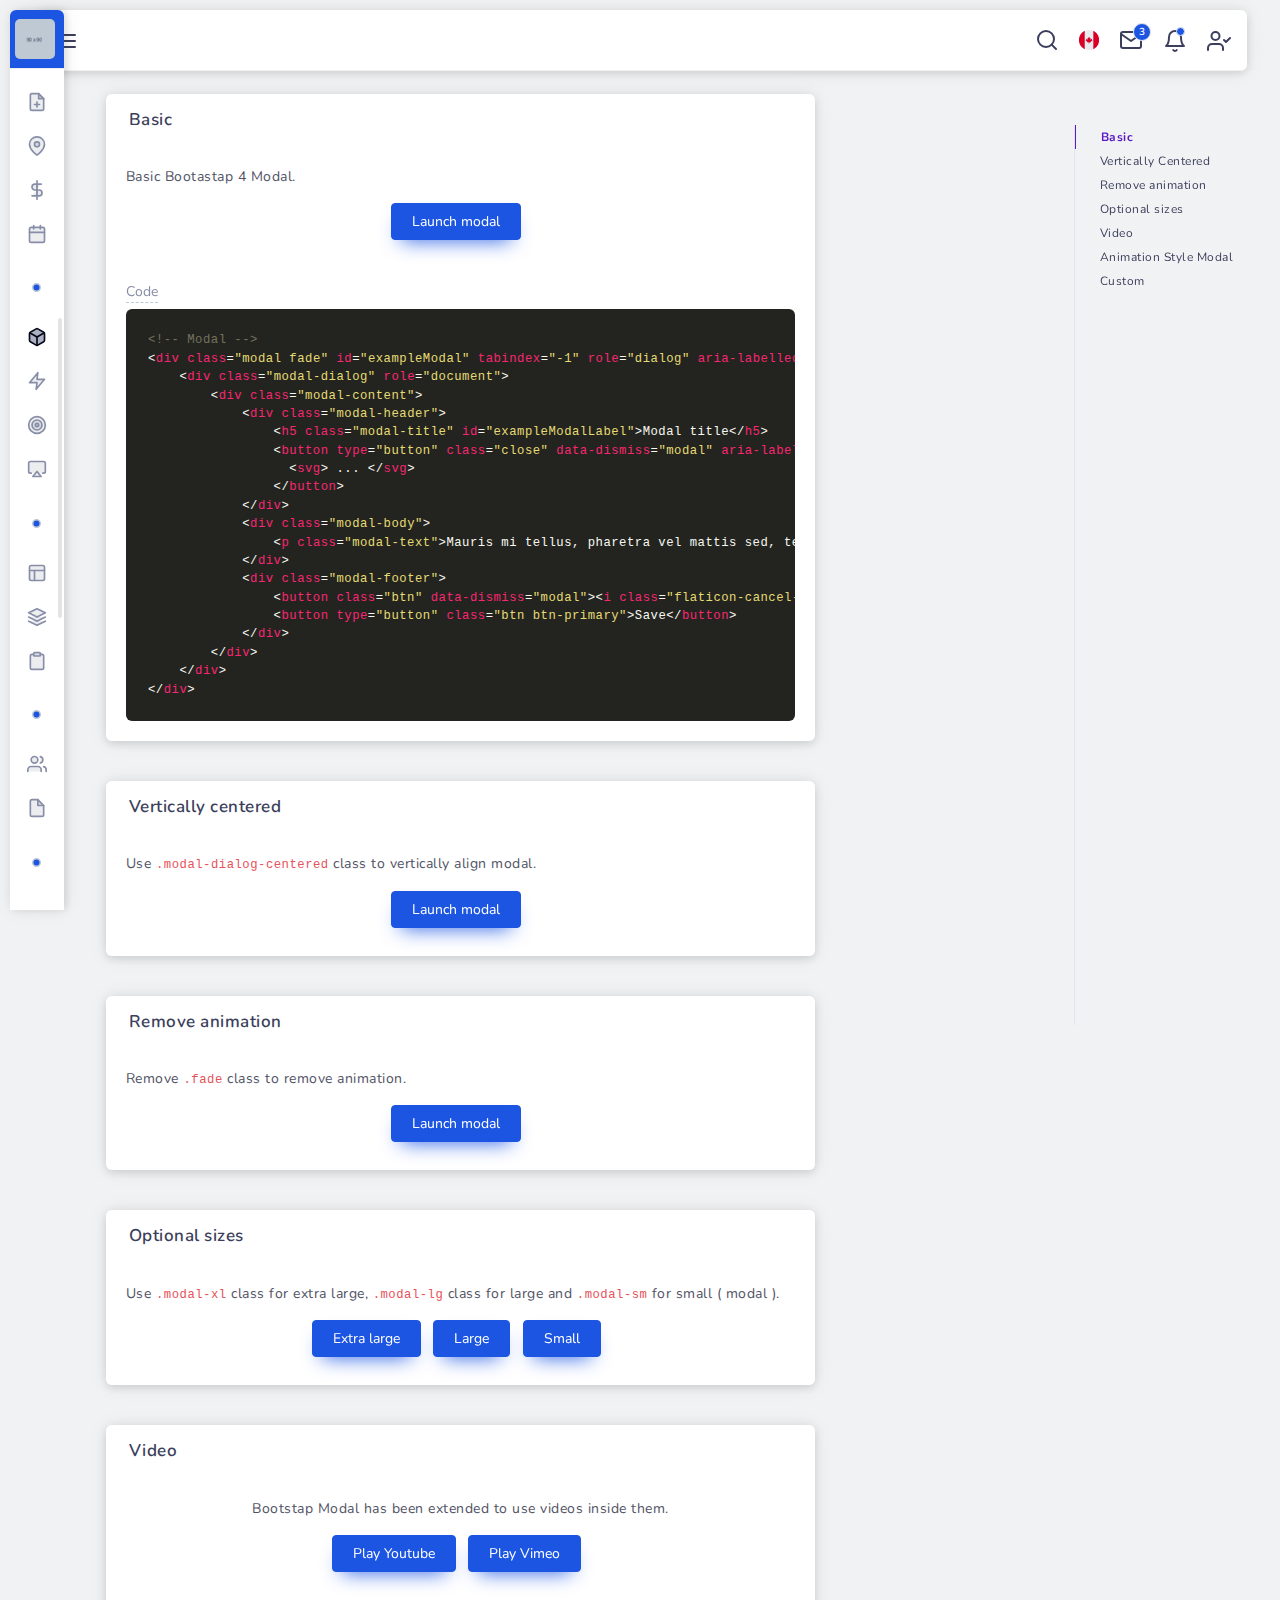
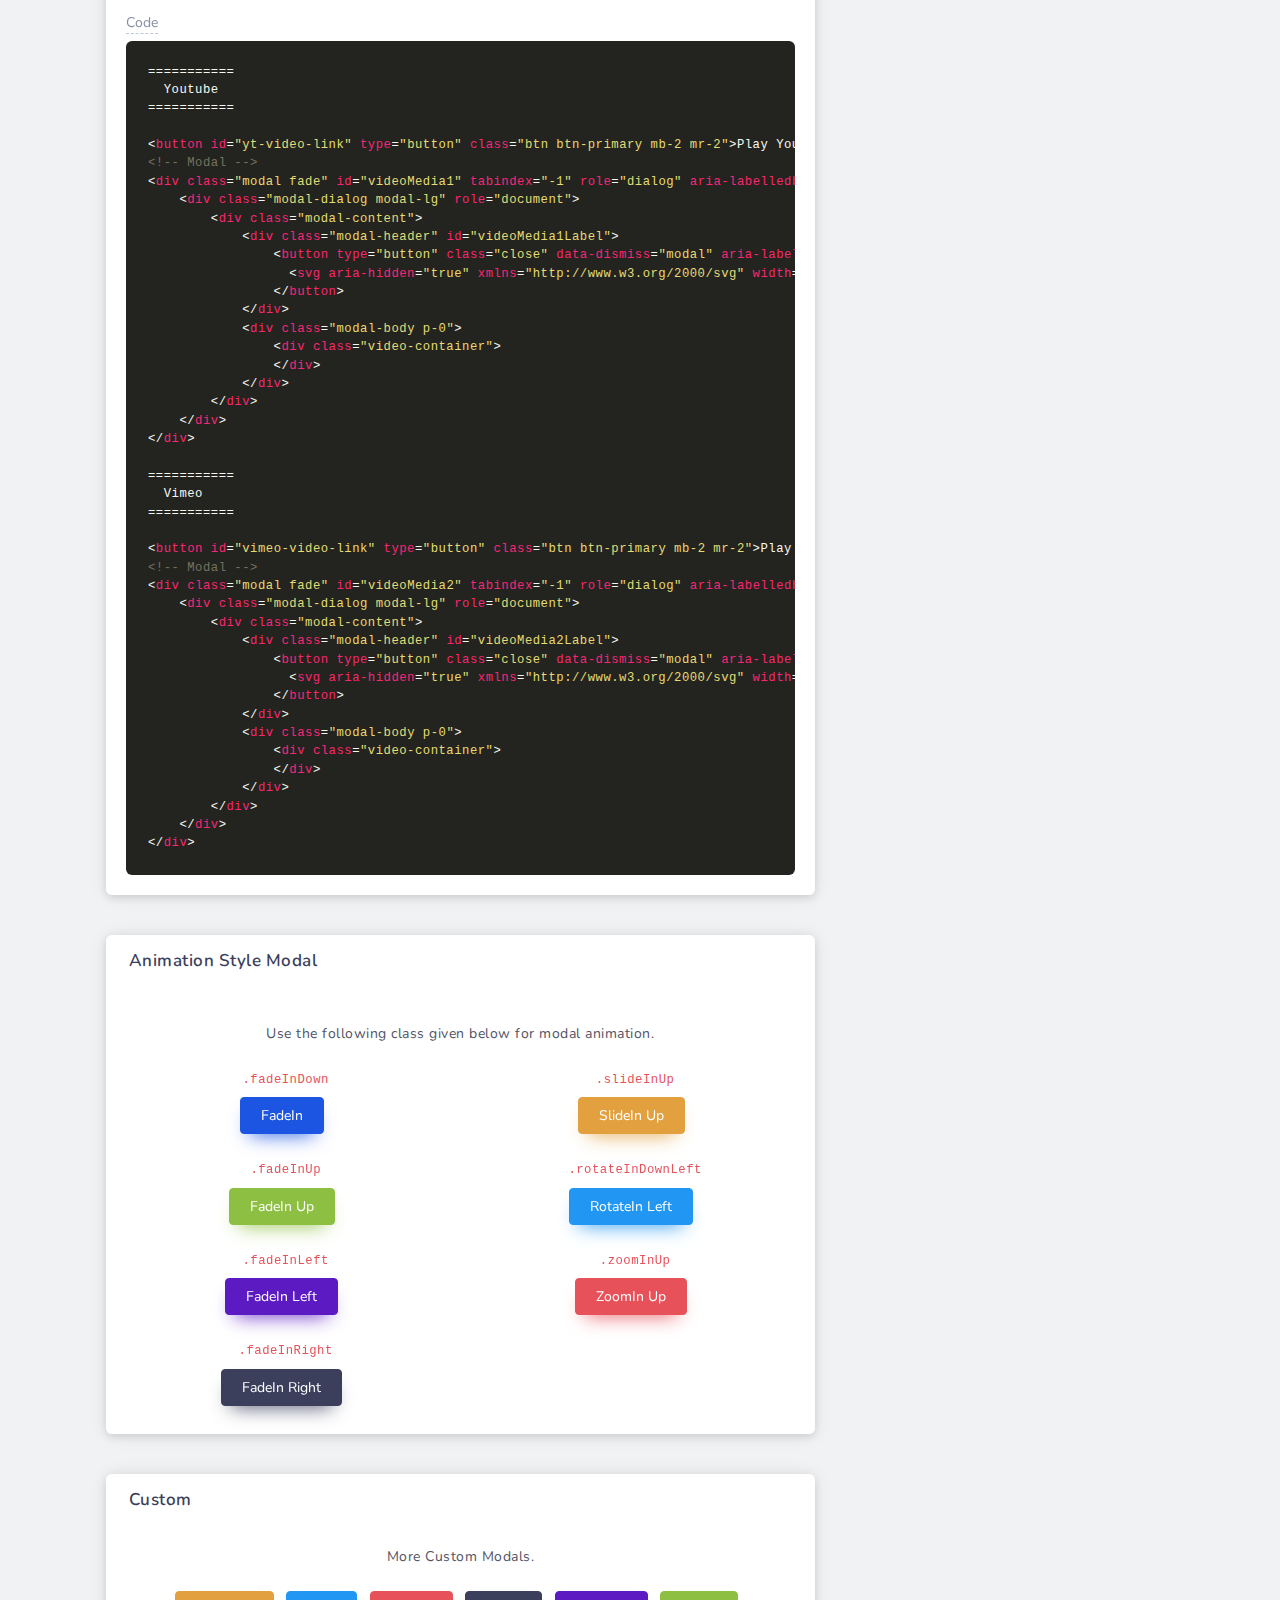
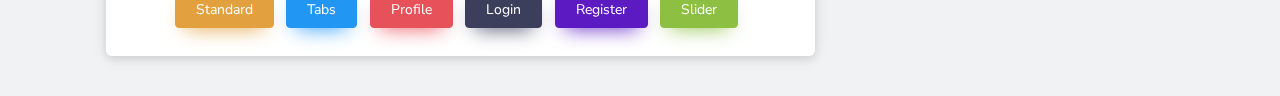
<file: app/component_modal.html>
<!DOCTYPE html>
<html lang="en">
<head>
    <meta charset="utf-8">
    <meta http-equiv="X-UA-Compatible" content="IE=edge">
    <meta name="viewport" content="width=device-width, initial-scale=1, maximum-scale=1, shrink-to-fit=no">
    <title>Modals | CORK - Multipurpose Bootstrap Dashboard Template </title>
    <link rel="icon" type="image/x-icon" href="assets/img/favicon.ico"/>
    <!-- BEGIN GLOBAL MANDATORY STYLES -->
    <link href="https://fonts.googleapis.com/css?family=Nunito:400,600,700" rel="stylesheet">
    <link href="bootstrap/css/bootstrap.min.css" rel="stylesheet" type="text/css" />
    <link href="assets/css/plugins.css" rel="stylesheet" type="text/css" />
    <!-- END GLOBAL MANDATORY STYLES -->

    <!-- BEGIN PAGE LEVEL PLUGINS -->
    <link href="plugins/animate/animate.css" rel="stylesheet" type="text/css" />
    <!-- END PAGE LEVEL PLUGINS -->
    
    <!--  BEGIN CUSTOM STYLE FILE  -->
    <link href="assets/css/scrollspyNav.css" rel="stylesheet" type="text/css" />
    <link href="assets/css/components/custom-modal.css" rel="stylesheet" type="text/css" />
    <!--  END CUSTOM STYLE FILE  -->
</head>
<body class="alt-menu sidebar-noneoverflow" data-spy="scroll" data-target="#navSection" data-offset="100">
    
    <!--  BEGIN NAVBAR  -->
    <div class="header-container fixed-top">
        <header class="header navbar navbar-expand-sm expand-header">
            <a href="javascript:void(0);" class="sidebarCollapse" data-placement="bottom"><svg xmlns="http://www.w3.org/2000/svg" width="24" height="24" viewBox="0 0 24 24" fill="none" stroke="currentColor" stroke-width="2" stroke-linecap="round" stroke-linejoin="round" class="feather feather-menu"><line x1="3" y1="12" x2="21" y2="12"></line><line x1="3" y1="6" x2="21" y2="6"></line><line x1="3" y1="18" x2="21" y2="18"></line></svg></a>

            <ul class="navbar-item flex-row ml-auto">

                <li class="nav-item align-self-center search-animated">
                    <svg xmlns="http://www.w3.org/2000/svg" width="24" height="24" viewBox="0 0 24 24" fill="none" stroke="currentColor" stroke-width="2" stroke-linecap="round" stroke-linejoin="round" class="feather feather-search toggle-search"><circle cx="11" cy="11" r="8"></circle><line x1="21" y1="21" x2="16.65" y2="16.65"></line></svg>
                    <form class="form-inline search-full form-inline search" role="search">
                        <div class="search-bar">
                            <input type="text" class="form-control search-form-control  ml-lg-auto" placeholder="Search...">
                        </div>
                    </form>
                </li>

                <li class="nav-item dropdown language-dropdown">
                    <a href="javascript:void(0);" class="nav-link dropdown-toggle" id="language-dropdown" data-toggle="dropdown" aria-haspopup="true" aria-expanded="false">
                        <img src="assets/img/ca.png" class="flag-width" alt="flag">
                    </a>
                    <div class="dropdown-menu position-absolute" aria-labelledby="language-dropdown">
                        <a class="dropdown-item d-flex" href="javascript:void(0);"><img src="assets/img/de.png" class="flag-width" alt="flag"> <span class="align-self-center">&nbsp;German</span></a>
                        <a class="dropdown-item d-flex" href="javascript:void(0);"><img src="assets/img/jp.png" class="flag-width" alt="flag"> <span class="align-self-center">&nbsp;Japanese</span></a>
                        <a class="dropdown-item d-flex" href="javascript:void(0);"><img src="assets/img/fr.png" class="flag-width" alt="flag"> <span class="align-self-center">&nbsp;French</span></a>
                        <a class="dropdown-item d-flex" href="javascript:void(0);"><img src="assets/img/ca.png" class="flag-width" alt="flag"> <span class="align-self-center">&nbsp;English</span></a>
                    </div>
                </li>
                
                <li class="nav-item dropdown message-dropdown">
                    <a href="javascript:void(0);" class="nav-link dropdown-toggle" id="messageDropdown" data-toggle="dropdown" aria-haspopup="true" aria-expanded="false">
                        <svg xmlns="http://www.w3.org/2000/svg" width="24" height="24" viewBox="0 0 24 24" fill="none" stroke="currentColor" stroke-width="2" stroke-linecap="round" stroke-linejoin="round" class="feather feather-mail"><path d="M4 4h16c1.1 0 2 .9 2 2v12c0 1.1-.9 2-2 2H4c-1.1 0-2-.9-2-2V6c0-1.1.9-2 2-2z"></path><polyline points="22,6 12,13 2,6"></polyline></svg><span class="badge badge-primary">3</span>
                    </a>
                    <div class="dropdown-menu position-absolute e-animated e-fadeInUp" aria-labelledby="messageDropdown">
                        <div class="">
                            <a class="dropdown-item">
                                <div class="">
                                    <div class="media notification-new">
                                        <div class="notification-icon">
                                            <div class="icon-svg mr-3">
                                                <svg xmlns="http://www.w3.org/2000/svg" width="24" height="24" viewBox="0 0 24 24" fill="none" stroke="currentColor" stroke-width="2" stroke-linecap="round" stroke-linejoin="round" class="feather feather-message-square"><path d="M21 15a2 2 0 0 1-2 2H7l-4 4V5a2 2 0 0 1 2-2h14a2 2 0 0 1 2 2z"></path></svg>
                                            </div>
                                        </div>
                                        <div class="media-body">
                                                <p class="meta-title mr-3">5 messages for group</p>
                                                <p class="message-text">Kelly, Amy, Shaun</p>
                                                <p class="meta-time align-self-center mb-0">Yesterday</p>
                                        </div>
                                    </div>
                                </div>
                            </a>
                            <a class="dropdown-item">
                                <div class="">
                                    <div class="media notification-new">
                                        <div class="usr-profile-img mr-3">
                                            <div class="user-profile">
                                                <div class="">KY</div>
                                            </div>
                                        </div>
                                        <div class="media-body">
                                                <p class="meta-user-name mr-3">Kara Young</p>
                                                <p class="message-text">Some quick example text to build the notification ..</p>
                                                <p class="meta-time align-self-center mb-0">2 hours ago</p>
                                        </div>
                                    </div>
                                </div>
                            </a>
                            <a class="dropdown-item">
                                <div class="">
                                    <div class="media notification-new">
                                        <div class="notification-icon">
                                            <div class="icon-svg mr-3">
                                                <svg xmlns="http://www.w3.org/2000/svg" width="24" height="24" viewBox="0 0 24 24" fill="none" stroke="currentColor" stroke-width="2" stroke-linecap="round" stroke-linejoin="round" class="feather feather-mail"><path d="M4 4h16c1.1 0 2 .9 2 2v12c0 1.1-.9 2-2 2H4c-1.1 0-2-.9-2-2V6c0-1.1.9-2 2-2z"></path><polyline points="22,6 12,13 2,6"></polyline></svg>
                                            </div>
                                        </div>
                                        <div class="media-body">
                                                <p class="meta-title mr-3">1 new email</p>
                                                <p class="message-text">Anderson.Daisy@mail.com</p>
                                                <p class="meta-time align-self-center mb-0">Yesterday</p>
                                        </div>
                                    </div>
                                </div>
                            </a>
                        </div>
                    </div>
                </li>

                <li class="nav-item dropdown notification-dropdown">
                    <a href="javascript:void(0);" class="nav-link dropdown-toggle" id="notificationDropdown" data-toggle="dropdown" aria-haspopup="true" aria-expanded="false">
                        <svg xmlns="http://www.w3.org/2000/svg" width="24" height="24" viewBox="0 0 24 24" fill="none" stroke="currentColor" stroke-width="2" stroke-linecap="round" stroke-linejoin="round" class="feather feather-bell"><path d="M18 8A6 6 0 0 0 6 8c0 7-3 9-3 9h18s-3-2-3-9"></path><path d="M13.73 21a2 2 0 0 1-3.46 0"></path></svg><span class="badge badge-success"></span>
                    </a>
                    <div class="dropdown-menu position-absolute e-animated e-fadeInUp" aria-labelledby="notificationDropdown">
                        <div class="notification-scroll">

                            <div class="dropdown-item">
                                <div class="media">
                                    <svg xmlns="http://www.w3.org/2000/svg" width="24" height="24" viewBox="0 0 24 24" fill="none" stroke="currentColor" stroke-width="2" stroke-linecap="round" stroke-linejoin="round" class="feather feather-message-square"><path d="M21 15a2 2 0 0 1-2 2H7l-4 4V5a2 2 0 0 1 2-2h14a2 2 0 0 1 2 2z"></path></svg>
                                    <div class="media-body">
                                        <div class="notification-para"><span class="user-name">Shaun Park</span> commented on your post.</div>
                                        <div class="notification-meta-time">5 mins ago</div>
                                    </div>
                                </div>
                            </div>

                            <div class="dropdown-item">
                                <div class="media">                                    
                                    <svg xmlns="http://www.w3.org/2000/svg" width="24" height="24" viewBox="0 0 24 24" fill="none" stroke="currentColor" stroke-width="2" stroke-linecap="round" stroke-linejoin="round" class="feather feather-thumbs-up"><path d="M14 9V5a3 3 0 0 0-3-3l-4 9v11h11.28a2 2 0 0 0 2-1.7l1.38-9a2 2 0 0 0-2-2.3zM7 22H4a2 2 0 0 1-2-2v-7a2 2 0 0 1 2-2h3"></path></svg>
                                    <div class="media-body">
                                        <div class="notification-para"><span class="user-name">Kelly Young</span> likes your photo</div>
                                        <div class="notification-meta-time">8 mins ago</div>
                                    </div>
                                </div>
                            </div>

                            <div class="dropdown-item">
                                <div class="media">
                                    <svg xmlns="http://www.w3.org/2000/svg" width="24" height="24" viewBox="0 0 24 24" fill="none" stroke="currentColor" stroke-width="2" stroke-linecap="round" stroke-linejoin="round" class="feather feather-send"><line x1="22" y1="2" x2="11" y2="13"></line><polygon points="22 2 15 22 11 13 2 9 22 2"></polygon></svg>
                                    <div class="media-body">
                                        <div class="notification-para">Invitation successfully sent to <span class="user-name">Amy Diaz</span></div>
                                        <div class="notification-meta-time">10 mins ago</div>
                                    </div>
                                </div>
                            </div>
                        </div>
                    </div>
                </li>

                <li class="nav-item dropdown user-profile-dropdown  order-lg-0 order-1">
                    <a href="javascript:void(0);" class="nav-link dropdown-toggle user" id="userProfileDropdown" data-toggle="dropdown" aria-haspopup="true" aria-expanded="false">
                        <svg xmlns="http://www.w3.org/2000/svg" width="24" height="24" viewBox="0 0 24 24" fill="none" stroke="currentColor" stroke-width="2" stroke-linecap="round" stroke-linejoin="round" class="feather feather-user-check"><path d="M16 21v-2a4 4 0 0 0-4-4H5a4 4 0 0 0-4 4v2"></path><circle cx="8.5" cy="7" r="4"></circle><polyline points="17 11 19 13 23 9"></polyline></svg>
                    </a>
                    <div class="dropdown-menu position-absolute e-animated e-fadeInUp" aria-labelledby="userProfileDropdown">
                        <div class="user-profile-section">                            
                            <div class="media mx-auto">
                                <img src="assets/img/90x90.jpg" class="img-fluid mr-2" alt="avatar">
                                <div class="media-body">
                                    <h5>Alan Green</h5>
                                    <p>Web Developer</p>
                                </div>
                            </div>
                        </div>
                        <div class="dropdown-item">
                            <a href="user_profile.html">
                                <svg xmlns="http://www.w3.org/2000/svg" width="24" height="24" viewBox="0 0 24 24" fill="none" stroke="currentColor" stroke-width="2" stroke-linecap="round" stroke-linejoin="round" class="feather feather-user"><path d="M20 21v-2a4 4 0 0 0-4-4H8a4 4 0 0 0-4 4v2"></path><circle cx="12" cy="7" r="4"></circle></svg> <span>My Profile</span>
                            </a>
                        </div>
                        <div class="dropdown-item">
                            <a href="apps_mailbox.html">
                                <svg xmlns="http://www.w3.org/2000/svg" width="24" height="24" viewBox="0 0 24 24" fill="none" stroke="currentColor" stroke-width="2" stroke-linecap="round" stroke-linejoin="round" class="feather feather-inbox"><polyline points="22 12 16 12 14 15 10 15 8 12 2 12"></polyline><path d="M5.45 5.11L2 12v6a2 2 0 0 0 2 2h16a2 2 0 0 0 2-2v-6l-3.45-6.89A2 2 0 0 0 16.76 4H7.24a2 2 0 0 0-1.79 1.11z"></path></svg> <span>My Inbox</span>
                            </a>
                        </div>
                        <div class="dropdown-item">
                            <a href="auth_lockscreen.html">
                                <svg xmlns="http://www.w3.org/2000/svg" width="24" height="24" viewBox="0 0 24 24" fill="none" stroke="currentColor" stroke-width="2" stroke-linecap="round" stroke-linejoin="round" class="feather feather-lock"><rect x="3" y="11" width="18" height="11" rx="2" ry="2"></rect><path d="M7 11V7a5 5 0 0 1 10 0v4"></path></svg> <span>Lock Screen</span>
                            </a>
                        </div>
                        <div class="dropdown-item">
                            <a href="auth_login.html">
                                <svg xmlns="http://www.w3.org/2000/svg" width="24" height="24" viewBox="0 0 24 24" fill="none" stroke="currentColor" stroke-width="2" stroke-linecap="round" stroke-linejoin="round" class="feather feather-log-out"><path d="M9 21H5a2 2 0 0 1-2-2V5a2 2 0 0 1 2-2h4"></path><polyline points="16 17 21 12 16 7"></polyline><line x1="21" y1="12" x2="9" y2="12"></line></svg> <span>Log Out</span>
                            </a>
                        </div>
                    </div>
                </li>
            </ul>
        </header>
    </div>
    <!--  END NAVBAR  -->

    <!--  BEGIN MAIN CONTAINER  -->
    <div class="main-container sidebar-closed sbar-open" id="container">

        <div class="overlay"></div>
        <div class="cs-overlay"></div>
        <div class="search-overlay"></div>

        <!--  BEGIN SIDEBAR  -->
        <div class="sidebar-wrapper sidebar-theme">
            
            <nav id="sidebar">

                <ul class="navbar-nav theme-brand flex-row  text-center">
                    <li class="nav-item theme-logo">
                        <a href="index.html">
                            <img src="assets/img/90x90.jpg" class="navbar-logo" alt="logo">
                        </a>
                    </li>
                    <li class="nav-item theme-text">
                        <a href="index.html" class="nav-link"> CORK </a>
                    </li>
                </ul>

                <ul class="list-unstyled menu-categories" id="accordionExample">
                    <li class="menu">
                        <a href="#dashboard" data-toggle="collapse" aria-expanded="false" class="dropdown-toggle">
                            <div class="">
                                <svg xmlns="http://www.w3.org/2000/svg" width="24" height="24" viewBox="0 0 24 24" fill="none" stroke="currentColor" stroke-width="2" stroke-linecap="round" stroke-linejoin="round" class="feather feather-home"><path d="M3 9l9-7 9 7v11a2 2 0 0 1-2 2H5a2 2 0 0 1-2-2z"></path><polyline points="9 22 9 12 15 12 15 22"></polyline></svg>
                                <span>Dashboard</span>
                            </div>
                            <div>
                                <svg xmlns="http://www.w3.org/2000/svg" width="24" height="24" viewBox="0 0 24 24" fill="none" stroke="currentColor" stroke-width="2" stroke-linecap="round" stroke-linejoin="round" class="feather feather-chevron-right"><polyline points="9 18 15 12 9 6"></polyline></svg>
                            </div>
                        </a>
                        <ul class="collapse submenu list-unstyled" id="dashboard" data-parent="#accordionExample">
                            <li>
                                <a href="index.html"> Analytics </a>
                            </li>
                            <li>
                                <a href="index2.html"> Sales </a>
                            </li>
                        </ul>
                    </li>

                    <li class="menu menu-heading">
                        <div class="heading"><svg xmlns="http://www.w3.org/2000/svg" width="24" height="24" viewBox="0 0 24 24" fill="none" stroke="currentColor" stroke-width="2" stroke-linecap="round" stroke-linejoin="round" class="feather feather-circle"><circle cx="12" cy="12" r="10"></circle></svg><span>Apps</span></div>
                    </li>

                    <li class="menu">
                        <a href="apps_chat.html" aria-expanded="false" class="dropdown-toggle">
                            <div class="">
                                <svg xmlns="http://www.w3.org/2000/svg" width="24" height="24" viewBox="0 0 24 24" fill="none" stroke="currentColor" stroke-width="2" stroke-linecap="round" stroke-linejoin="round" class="feather feather-message-square"><path d="M21 15a2 2 0 0 1-2 2H7l-4 4V5a2 2 0 0 1 2-2h14a2 2 0 0 1 2 2z"></path></svg>
                                <span>Chat</span>
                            </div>
                        </a>
                    </li>

                    <li class="menu">
                        <a href="apps_mailbox.html" aria-expanded="false" class="dropdown-toggle">
                            <div class="">
                                <svg xmlns="http://www.w3.org/2000/svg" width="24" height="24" viewBox="0 0 24 24" fill="none" stroke="currentColor" stroke-width="2" stroke-linecap="round" stroke-linejoin="round" class="feather feather-mail"><path d="M4 4h16c1.1 0 2 .9 2 2v12c0 1.1-.9 2-2 2H4c-1.1 0-2-.9-2-2V6c0-1.1.9-2 2-2z"></path><polyline points="22,6 12,13 2,6"></polyline></svg>
                                <span>Mailbox</span>
                            </div>
                        </a>
                    </li>

                    <li class="menu">
                        <a href="apps_todoList.html" aria-expanded="false" class="dropdown-toggle">
                            <div class="">
                                <svg xmlns="http://www.w3.org/2000/svg" width="24" height="24" viewBox="0 0 24 24" fill="none" stroke="currentColor" stroke-width="2" stroke-linecap="round" stroke-linejoin="round" class="feather feather-edit"><path d="M11 4H4a2 2 0 0 0-2 2v14a2 2 0 0 0 2 2h14a2 2 0 0 0 2-2v-7"></path><path d="M18.5 2.5a2.121 2.121 0 0 1 3 3L12 15l-4 1 1-4 9.5-9.5z"></path></svg>
                                <span>Todo List</span>
                            </div>
                        </a>
                    </li>

                    <li class="menu">
                        <a href="apps_notes.html" aria-expanded="false" class="dropdown-toggle">
                            <div class="">
                                <svg xmlns="http://www.w3.org/2000/svg" width="24" height="24" viewBox="0 0 24 24" fill="none" stroke="currentColor" stroke-width="2" stroke-linecap="round" stroke-linejoin="round" class="feather feather-file-text"><path d="M14 2H6a2 2 0 0 0-2 2v16a2 2 0 0 0 2 2h12a2 2 0 0 0 2-2V8z"></path><polyline points="14 2 14 8 20 8"></polyline><line x1="16" y1="13" x2="8" y2="13"></line><line x1="16" y1="17" x2="8" y2="17"></line><polyline points="10 9 9 9 8 9"></polyline></svg>
                                <span>Notes</span>
                            </div>
                        </a>
                    </li>

                    <li class="menu">
                        <a href="apps_scrumboard.html" aria-expanded="false" class="dropdown-toggle">
                            <div class="">
                                <svg xmlns="http://www.w3.org/2000/svg" width="24" height="24" viewBox="0 0 24 24" fill="none" stroke="currentColor" stroke-width="2" stroke-linecap="round" stroke-linejoin="round" class="feather feather-file-plus"><path d="M14 2H6a2 2 0 0 0-2 2v16a2 2 0 0 0 2 2h12a2 2 0 0 0 2-2V8z"></path><polyline points="14 2 14 8 20 8"></polyline><line x1="12" y1="18" x2="12" y2="12"></line><line x1="9" y1="15" x2="15" y2="15"></line></svg>
                                <span>Scrumboard</span>
                            </div>
                        </a>
                    </li>

                    <li class="menu">
                        <a href="apps_contacts.html" aria-expanded="false" class="dropdown-toggle">
                            <div class="">
                                <svg xmlns="http://www.w3.org/2000/svg" width="24" height="24" viewBox="0 0 24 24" fill="none" stroke="currentColor" stroke-width="2" stroke-linecap="round" stroke-linejoin="round" class="feather feather-map-pin"><path d="M21 10c0 7-9 13-9 13s-9-6-9-13a9 9 0 0 1 18 0z"></path><circle cx="12" cy="10" r="3"></circle></svg>
                                <span>Contacts</span>
                            </div>
                        </a>
                    </li>

                    <li class="menu">
                        <a href="apps_invoice.html" aria-expanded="false" class="dropdown-toggle">
                            <div class="">
                                <svg xmlns="http://www.w3.org/2000/svg" width="24" height="24" viewBox="0 0 24 24" fill="none" stroke="currentColor" stroke-width="2" stroke-linecap="round" stroke-linejoin="round" class="feather feather-dollar-sign"><line x1="12" y1="1" x2="12" y2="23"></line><path d="M17 5H9.5a3.5 3.5 0 0 0 0 7h5a3.5 3.5 0 0 1 0 7H6"></path></svg>
                                <span>Invoice List</span>
                            </div>
                        </a>
                    </li>

                    <li class="menu">
                        <a href="apps_calendar.html" aria-expanded="false" class="dropdown-toggle">
                            <div class="">
                                <svg xmlns="http://www.w3.org/2000/svg" width="24" height="24" viewBox="0 0 24 24" fill="none" stroke="currentColor" stroke-width="2" stroke-linecap="round" stroke-linejoin="round" class="feather feather-calendar"><rect x="3" y="4" width="18" height="18" rx="2" ry="2"></rect><line x1="16" y1="2" x2="16" y2="6"></line><line x1="8" y1="2" x2="8" y2="6"></line><line x1="3" y1="10" x2="21" y2="10"></line></svg>
                                <span>Calendar</span>
                            </div>
                        </a>
                    </li>

                    <li class="menu menu-heading">
                        <div class="heading"><svg xmlns="http://www.w3.org/2000/svg" width="24" height="24" viewBox="0 0 24 24" fill="none" stroke="currentColor" stroke-width="2" stroke-linecap="round" stroke-linejoin="round" class="feather feather-circle"><circle cx="12" cy="12" r="10"></circle></svg><span>USER INTERFACE</span></div>
                    </li>

                    <li class="menu active">
                        <a href="#components" data-toggle="collapse" aria-expanded="true" class="dropdown-toggle">
                            <div class="">
                                <svg xmlns="http://www.w3.org/2000/svg" width="24" height="24" viewBox="0 0 24 24" fill="none" stroke="currentColor" stroke-width="2" stroke-linecap="round" stroke-linejoin="round" class="feather feather-box"><path d="M21 16V8a2 2 0 0 0-1-1.73l-7-4a2 2 0 0 0-2 0l-7 4A2 2 0 0 0 3 8v8a2 2 0 0 0 1 1.73l7 4a2 2 0 0 0 2 0l7-4A2 2 0 0 0 21 16z"></path><polyline points="3.27 6.96 12 12.01 20.73 6.96"></polyline><line x1="12" y1="22.08" x2="12" y2="12"></line></svg>
                                <span>Components</span>
                            </div>
                            <div>
                                <svg xmlns="http://www.w3.org/2000/svg" width="24" height="24" viewBox="0 0 24 24" fill="none" stroke="currentColor" stroke-width="2" stroke-linecap="round" stroke-linejoin="round" class="feather feather-chevron-right"><polyline points="9 18 15 12 9 6"></polyline></svg>
                            </div>
                        </a>
                        <ul class="collapse submenu recent-submenu mini-recent-submenu list-unstyled show" id="components" data-parent="#accordionExample">
                            <li>
                                <a href="component_tabs.html"> Tabs </a>
                            </li>
                            <li>
                                <a href="component_accordion.html"> Accordions  </a>
                            </li>
                            <li class="active">
                                <a href="component_modal.html"> Modals </a>
                            </li>                            
                            <li>
                                <a href="component_cards.html"> Cards </a>
                            </li>
                            <li>
                                <a href="component_bootstrap_carousel.html">Carousel</a>
                            </li>
                            <li>
                                <a href="component_blockui.html"> Block UI </a>
                            </li>
                            <li>
                                <a href="component_countdown.html"> Countdown </a>
                            </li>
                            <li>
                                <a href="component_counter.html"> Counter </a>
                            </li>
                            <li>
                                <a href="component_sweetalert.html"> Sweet Alerts </a>
                            </li>
                            <li>
                                <a href="component_timeline.html"> Timeline </a>
                            </li>
                            <li>
                                <a href="component_snackbar.html"> Notifications </a>
                            </li>
                            <li>
                                <a href="component_session_timeout.html"> Session Timeout </a>
                            </li>
                            <li>
                                <a href="component_media_object.html"> Media Object </a>
                            </li>
                            <li>
                                <a href="component_list_group.html"> List Group </a>
                            </li>
                            <li>
                                <a href="component_pricing_table.html"> Pricing Tables </a>
                            </li>
                            <li>
                                <a href="component_lightbox.html"> Lightbox </a>
                            </li>
                        </ul>
                    </li>

                    <li class="menu">
                        <a href="#elements" data-toggle="collapse" aria-expanded="false" class="dropdown-toggle">
                            <div class="">
                                <svg xmlns="http://www.w3.org/2000/svg" width="24" height="24" viewBox="0 0 24 24" fill="none" stroke="currentColor" stroke-width="2" stroke-linecap="round" stroke-linejoin="round" class="feather feather-zap"><polygon points="13 2 3 14 12 14 11 22 21 10 12 10 13 2"></polygon></svg>
                                <span>Elements</span>
                            </div>
                            <div>
                                <svg xmlns="http://www.w3.org/2000/svg" width="24" height="24" viewBox="0 0 24 24" fill="none" stroke="currentColor" stroke-width="2" stroke-linecap="round" stroke-linejoin="round" class="feather feather-chevron-right"><polyline points="9 18 15 12 9 6"></polyline></svg>
                            </div>
                        </a>
                        <ul class="collapse submenu list-unstyled" id="elements" data-parent="#accordionExample">
                            <li>
                                <a href="element_alerts.html"> Alerts </a>
                            </li>
                            <li>
                                <a href="element_avatar.html"> Avatar </a>
                            </li>
                            <li>
                                <a href="element_badges.html"> Badges </a>
                            </li>
                            <li>
                                <a href="element_breadcrumbs.html"> Breadcrumbs </a>
                            </li>                            
                            <li>
                                <a href="element_buttons.html"> Buttons </a>
                            </li>
                            <li>
                                <a href="element_buttons_group.html"> Button Groups </a>
                            </li>
                            <li>
                                <a href="element_color_library.html"> Color Library </a>
                            </li>
                            <li>
                                <a href="element_dropdown.html"> Dropdown </a>
                            </li>
                            <li>
                                <a href="element_infobox.html"> Infobox </a>
                            </li>
                            <li>
                                <a href="element_jumbotron.html"> Jumbotron </a>
                            </li>
                            <li>
                                <a href="element_loader.html"> Loader </a>
                            </li>
                            <li>
                                <a href="element_pagination.html"> Pagination </a>
                            </li>
                            <li>
                                <a href="element_popovers.html"> Popovers </a>
                            </li>
                            <li>
                                <a href="element_progress_bar.html"> Progress Bar </a>
                            </li>
                            <li>
                                <a href="element_search.html"> Search </a>
                            </li>
                            <li>
                                <a href="element_tooltips.html"> Tooltips </a>
                            </li>
                            <li>
                                <a href="element_treeview.html"> Treeview </a>
                            </li>
                            <li>
                                <a href="element_typography.html"> Typography </a>
                            </li>
                        </ul>
                    </li>

                    <li class="menu">
                        <a href="fonticons.html" aria-expanded="false" class="dropdown-toggle">
                            <div class="">
                                <svg xmlns="http://www.w3.org/2000/svg" width="24" height="24" viewBox="0 0 24 24" fill="none" stroke="currentColor" stroke-width="2" stroke-linecap="round" stroke-linejoin="round" class="feather feather-target"><circle cx="12" cy="12" r="10"></circle><circle cx="12" cy="12" r="6"></circle><circle cx="12" cy="12" r="2"></circle></svg>
                                <span>Font Icons</span>
                            </div>
                        </a>
                    </li>

                    <li class="menu">
                        <a href="widgets.html" aria-expanded="false" class="dropdown-toggle">
                            <div class="">
                                <svg xmlns="http://www.w3.org/2000/svg" width="24" height="24" viewBox="0 0 24 24" fill="none" stroke="currentColor" stroke-width="2" stroke-linecap="round" stroke-linejoin="round" class="feather feather-airplay"><path d="M5 17H4a2 2 0 0 1-2-2V5a2 2 0 0 1 2-2h16a2 2 0 0 1 2 2v10a2 2 0 0 1-2 2h-1"></path><polygon points="12 15 17 21 7 21 12 15"></polygon></svg>
                                <span>Widgets</span>
                            </div>
                        </a>
                    </li>

                    <li class="menu menu-heading">
                        <div class="heading"><svg xmlns="http://www.w3.org/2000/svg" width="24" height="24" viewBox="0 0 24 24" fill="none" stroke="currentColor" stroke-width="2" stroke-linecap="round" stroke-linejoin="round" class="feather feather-circle"><circle cx="12" cy="12" r="10"></circle></svg><span>TABLES AND FORMS</span></div>
                    </li>

                    <li class="menu">
                        <a href="table_basic.html" aria-expanded="false" class="dropdown-toggle">
                            <div class="">
                                <svg xmlns="http://www.w3.org/2000/svg" width="24" height="24" viewBox="0 0 24 24" fill="none" stroke="currentColor" stroke-width="2" stroke-linecap="round" stroke-linejoin="round" class="feather feather-layout"><rect x="3" y="3" width="18" height="18" rx="2" ry="2"></rect><line x1="3" y1="9" x2="21" y2="9"></line><line x1="9" y1="21" x2="9" y2="9"></line></svg>
                                <span>Tables</span>
                            </div>
                        </a>
                    </li>

                    <li class="menu">
                        <a href="#datatables" data-toggle="collapse" aria-expanded="false" class="dropdown-toggle">
                            <div class="">
                                <svg xmlns="http://www.w3.org/2000/svg" width="24" height="24" viewBox="0 0 24 24" fill="none" stroke="currentColor" stroke-width="2" stroke-linecap="round" stroke-linejoin="round" class="feather feather-layers"><polygon points="12 2 2 7 12 12 22 7 12 2"></polygon><polyline points="2 17 12 22 22 17"></polyline><polyline points="2 12 12 17 22 12"></polyline></svg>
                                <span>DataTables</span>
                            </div>
                            <div>
                                <svg xmlns="http://www.w3.org/2000/svg" width="24" height="24" viewBox="0 0 24 24" fill="none" stroke="currentColor" stroke-width="2" stroke-linecap="round" stroke-linejoin="round" class="feather feather-chevron-right"><polyline points="9 18 15 12 9 6"></polyline></svg>
                            </div>
                        </a>
                        <ul class="collapse submenu list-unstyled" id="datatables" data-parent="#accordionExample">
                            <li>
                                <a href="table_dt_basic.html"> Basic </a>
                            </li>
                            <li>
                                <a href="table_dt_basic-dark.html"> Dark </a>
                            </li>
                            <li>
                                <a href="table_dt_ordering_sorting.html"> Order Sorting </a>
                            </li>
                            <li>
                                <a href="table_dt_multi-column_ordering.html"> Multi-Column </a>
                            </li>
                            <li>
                                <a href="table_dt_multiple_tables.html"> Multiple Tables</a>
                            </li>
                            <li>
                                <a href="table_dt_alternative_pagination.html"> Alt. Pagination</a>
                            </li>
                            <li>
                                <a href="table_dt_custom.html"> Custom </a>
                            </li>
                            <li>
                                <a href="table_dt_range_search.html"> Range Search </a>
                            </li>
                            <li>
                                <a href="table_dt_html5.html"> HTML5 Export </a>
                            </li>
                            <li>
                                <a href="table_dt_live_dom_ordering.html"> Live DOM ordering </a>
                            </li>
                            <li>
                                <a href="table_dt_miscellaneous.html"> Miscellaneous </a>
                            </li>
                        </ul>
                    </li>

                    <li class="menu">
                        <a href="#forms" data-toggle="collapse" aria-expanded="false" class="dropdown-toggle">
                            <div class="">
                                <svg xmlns="http://www.w3.org/2000/svg" width="24" height="24" viewBox="0 0 24 24" fill="none" stroke="currentColor" stroke-width="2" stroke-linecap="round" stroke-linejoin="round" class="feather feather-clipboard"><path d="M16 4h2a2 2 0 0 1 2 2v14a2 2 0 0 1-2 2H6a2 2 0 0 1-2-2V6a2 2 0 0 1 2-2h2"></path><rect x="8" y="2" width="8" height="4" rx="1" ry="1"></rect></svg>
                                <span>Forms</span>
                            </div>
                            <div>
                                <svg xmlns="http://www.w3.org/2000/svg" width="24" height="24" viewBox="0 0 24 24" fill="none" stroke="currentColor" stroke-width="2" stroke-linecap="round" stroke-linejoin="round" class="feather feather-chevron-right"><polyline points="9 18 15 12 9 6"></polyline></svg>
                            </div>
                        </a>
                        <ul class="collapse submenu list-unstyled" id="forms" data-parent="#accordionExample">
                            <li>
                                <a href="form_bootstrap_basic.html"> Basic </a>
                            </li>
                            <li>
                                <a href="form_input_group_basic.html"> Input Group </a>
                            </li>
                            <li>
                                <a href="form_layouts.html"> Layouts </a>
                            </li>
                            <li>
                                <a href="form_validation.html"> Validation </a>
                            </li>
                            <li>
                                <a href="form_input_mask.html"> Input Mask </a>
                            </li>
                            <li>
                                <a href="form_bootstrap_select.html"> Bootstrap Select </a>
                            </li>
                            <li>
                                <a href="form_select2.html"> Select2 </a>
                            </li>
                            <li>
                                <a href="form_bootstrap_touchspin.html"> TouchSpin </a>
                            </li>
                            <li>
                                <a href="form_maxlength.html"> Maxlength </a>
                            </li>                          
                            <li>
                                <a href="form_checkbox_radio.html"> Checkbox &amp; Radio </a>
                            </li>                            
                            <li>
                                <a href="form_switches.html"> Switches </a>
                            </li>
                            <li>
                                <a href="form_wizard.html"> Wizards </a>
                            </li>
                            <li>
                                <a href="form_fileupload.html"> File Upload </a>
                            </li>
                            <li>
                                <a href="form_quill.html"> Quill Editor </a>
                            </li>
                            <li>
                                <a href="form_markdown.html"> Markdown Editor </a>
                            </li>
                            <li>
                                <a href="form_date_range_picker.html"> Date &amp; Range Picker </a>
                            </li>
                            <li>
                                <a href="form_clipboard.html"> Clipboard </a>
                            </li>
                            <li>
                                <a href="form_typeahead.html"> Typeahead </a>
                            </li>
                        </ul>
                    </li>
                    
                    <li class="menu menu-heading">
                        <div class="heading"><svg xmlns="http://www.w3.org/2000/svg" width="24" height="24" viewBox="0 0 24 24" fill="none" stroke="currentColor" stroke-width="2" stroke-linecap="round" stroke-linejoin="round" class="feather feather-circle"><circle cx="12" cy="12" r="10"></circle></svg><span>USER AND PAGES</span></div>
                    </li>                    

                    <li class="menu">
                        <a href="#users" data-toggle="collapse" aria-expanded="false" class="dropdown-toggle">
                            <div class="">
                                <svg xmlns="http://www.w3.org/2000/svg" width="24" height="24" viewBox="0 0 24 24" fill="none" stroke="currentColor" stroke-width="2" stroke-linecap="round" stroke-linejoin="round" class="feather feather-users"><path d="M17 21v-2a4 4 0 0 0-4-4H5a4 4 0 0 0-4 4v2"></path><circle cx="9" cy="7" r="4"></circle><path d="M23 21v-2a4 4 0 0 0-3-3.87"></path><path d="M16 3.13a4 4 0 0 1 0 7.75"></path></svg>
                                <span>Users</span>
                            </div>
                            <div>
                                <svg xmlns="http://www.w3.org/2000/svg" width="24" height="24" viewBox="0 0 24 24" fill="none" stroke="currentColor" stroke-width="2" stroke-linecap="round" stroke-linejoin="round" class="feather feather-chevron-right"><polyline points="9 18 15 12 9 6"></polyline></svg>
                            </div>
                        </a>
                        <ul class="collapse submenu list-unstyled" id="users" data-parent="#accordionExample">
                            <li>
                                <a href="user_profile.html"> Profile </a>
                            </li>
                            <li>
                                <a href="user_account_setting.html"> Account Settings </a>
                            </li>
                        </ul>
                    </li>

                    <li class="menu">
                        <a href="#pages" data-toggle="collapse" aria-expanded="false" class="dropdown-toggle">
                            <div class="">
                                <svg xmlns="http://www.w3.org/2000/svg" width="24" height="24" viewBox="0 0 24 24" fill="none" stroke="currentColor" stroke-width="2" stroke-linecap="round" stroke-linejoin="round" class="feather feather-file"><path d="M13 2H6a2 2 0 0 0-2 2v16a2 2 0 0 0 2 2h12a2 2 0 0 0 2-2V9z"></path><polyline points="13 2 13 9 20 9"></polyline></svg>
                                <span>Pages</span>
                            </div>
                            <div>
                                <svg xmlns="http://www.w3.org/2000/svg" width="24" height="24" viewBox="0 0 24 24" fill="none" stroke="currentColor" stroke-width="2" stroke-linecap="round" stroke-linejoin="round" class="feather feather-chevron-right"><polyline points="9 18 15 12 9 6"></polyline></svg>
                            </div>
                        </a>
                        <ul class="collapse submenu list-unstyled" id="pages" data-parent="#accordionExample">
                            <li>
                                <a href="pages_helpdesk.html"> Helpdesk </a>
                            </li>
                            <li>
                                <a href="pages_contact_us.html"> Contact Form </a>
                            </li>
                            <li>
                                <a href="pages_faq.html"> FAQ </a>
                            </li>
                            <li>
                                <a href="pages_faq2.html"> FAQ 2 </a>
                            </li>
                            <li>
                                <a href="pages_privacy.html"> Privacy Policy </a>
                            </li>
                            <li>
                                <a href="pages_coming_soon.html"> Coming Soon </a>
                            </li>
                            <li>
                                <a href="#pages-error" data-toggle="collapse" aria-expanded="false" class="dropdown-toggle"> Error <svg xmlns="http://www.w3.org/2000/svg" width="24" height="24" viewBox="0 0 24 24" fill="none" stroke="currentColor" stroke-width="2" stroke-linecap="round" stroke-linejoin="round" class="feather feather-chevron-right"><polyline points="9 18 15 12 9 6"></polyline></svg> </a>
                                <ul class="collapse list-unstyled sub-submenu" id="pages-error" data-parent="#pages"> 
                                    <li>
                                        <a href="pages_error404.html"> 404 </a>
                                    </li>
                                    <li>
                                        <a href="pages_error500.html"> 500 </a>
                                    </li>
                                    <li>
                                        <a href="pages_error503.html"> 503 </a>
                                    </li>
                                    <li>
                                        <a href="pages_maintenence.html"> Maintanence </a>
                                    </li>
                                </ul>
                            </li>
                        </ul>
                    </li>

                    <li class="menu menu-heading">
                        <div class="heading"><svg xmlns="http://www.w3.org/2000/svg" width="24" height="24" viewBox="0 0 24 24" fill="none" stroke="currentColor" stroke-width="2" stroke-linecap="round" stroke-linejoin="round" class="feather feather-circle"><circle cx="12" cy="12" r="10"></circle></svg><span>EXTRA ELEMENTS</span></div>
                    </li>

                    <li class="menu">
                        <a href="#authentication" data-toggle="collapse" aria-expanded="false" class="dropdown-toggle">
                            <div class="">
                                <svg xmlns="http://www.w3.org/2000/svg" width="24" height="24" viewBox="0 0 24 24" fill="none" stroke="currentColor" stroke-width="2" stroke-linecap="round" stroke-linejoin="round" class="feather feather-lock"><rect x="3" y="11" width="18" height="11" rx="2" ry="2"></rect><path d="M7 11V7a5 5 0 0 1 10 0v4"></path></svg>
                                <span>Authentication</span>
                            </div>
                            <div>
                                <svg xmlns="http://www.w3.org/2000/svg" width="24" height="24" viewBox="0 0 24 24" fill="none" stroke="currentColor" stroke-width="2" stroke-linecap="round" stroke-linejoin="round" class="feather feather-chevron-right"><polyline points="9 18 15 12 9 6"></polyline></svg>
                            </div>
                        </a>
                        <ul class="collapse submenu list-unstyled" id="authentication" data-parent="#accordionExample">
                            <li>
                                <a href="auth_login_boxed.html"> Login Boxed </a>
                            </li>
                            <li>
                                <a href="auth_register_boxed.html"> Register Boxed </a>
                            </li>
                            <li>
                                <a href="auth_lockscreen_boxed.html"> Unlock Boxed </a>
                            </li>
                            <li>
                                <a href="auth_pass_recovery_boxed.html"> Recover ID Boxed </a>
                            </li>
                            <li>
                                <a href="auth_login.html"> Login Cover </a>
                            </li>
                            <li>
                                <a href="auth_register.html"> Register Cover </a>
                            </li>
                            <li>
                                <a href="auth_lockscreen.html"> Unlock Cover </a>
                            </li>
                            <li>
                                <a href="auth_pass_recovery.html"> Recover ID Cover </a>
                            </li>
                        </ul>
                    </li>

                    <li class="menu">
                        <a href="dragndrop_dragula.html" aria-expanded="false" class="dropdown-toggle">
                            <div class="">
                                <svg xmlns="http://www.w3.org/2000/svg" width="24" height="24" viewBox="0 0 24 24" fill="none" stroke="currentColor" stroke-width="2" stroke-linecap="round" stroke-linejoin="round" class="feather feather-move"><polyline points="5 9 2 12 5 15"></polyline><polyline points="9 5 12 2 15 5"></polyline><polyline points="15 19 12 22 9 19"></polyline><polyline points="19 9 22 12 19 15"></polyline><line x1="2" y1="12" x2="22" y2="12"></line><line x1="12" y1="2" x2="12" y2="22"></line></svg>
                                <span>Drag and Drop</span>
                            </div>
                        </a>
                    </li>

                    <li class="menu">
                        <a href="map_jvector.html" aria-expanded="false" class="dropdown-toggle">
                            <div class="">
                                <svg xmlns="http://www.w3.org/2000/svg" width="24" height="24" viewBox="0 0 24 24" fill="none" stroke="currentColor" stroke-width="2" stroke-linecap="round" stroke-linejoin="round" class="feather feather-map"><polygon points="1 6 1 22 8 18 16 22 23 18 23 2 16 6 8 2 1 6"></polygon><line x1="8" y1="2" x2="8" y2="18"></line><line x1="16" y1="6" x2="16" y2="22"></line></svg>
                                <span>Maps</span>
                            </div>
                        </a>
                    </li>

                    <li class="menu">
                        <a href="charts_apex.html" aria-expanded="false" class="dropdown-toggle">
                            <div class="">
                                <svg xmlns="http://www.w3.org/2000/svg" width="24" height="24" viewBox="0 0 24 24" fill="none" stroke="currentColor" stroke-width="2" stroke-linecap="round" stroke-linejoin="round" class="feather feather-pie-chart"><path d="M21.21 15.89A10 10 0 1 1 8 2.83"></path><path d="M22 12A10 10 0 0 0 12 2v10z"></path></svg>
                                <span>Charts</span>
                            </div>
                        </a>
                    </li>

                    <li class="menu">
                        <a href="#starter-kit" data-toggle="collapse" aria-expanded="false" class="dropdown-toggle">
                            <div class="">
                                <svg xmlns="http://www.w3.org/2000/svg" width="24" height="24" viewBox="0 0 24 24" fill="none" stroke="currentColor" stroke-width="2" stroke-linecap="round" stroke-linejoin="round" class="feather feather-terminal"><polyline points="4 17 10 11 4 5"></polyline><line x1="12" y1="19" x2="20" y2="19"></line></svg>
                                <span>Starter Kit</span>
                            </div>
                            <div>
                                <svg xmlns="http://www.w3.org/2000/svg" width="24" height="24" viewBox="0 0 24 24" fill="none" stroke="currentColor" stroke-width="2" stroke-linecap="round" stroke-linejoin="round" class="feather feather-chevron-right"><polyline points="9 18 15 12 9 6"></polyline></svg>
                            </div>
                        </a>
                        <ul class="collapse submenu list-unstyled" id="starter-kit" data-parent="#accordionExample">
                            <li>
                                <a href="starter_kit_blank_page.html"> Blank Page </a>
                            </li>
                            <li>
                                <a href="starter_kit_breadcrumb.html"> Breadcrumb </a>
                            </li>
                            <li>
                                <a href="starter_kit_boxed.html"> Boxed </a>
                            </li>
                            <li>
                                <a href="starter_kit_alt_menu.html"> Alternate Menu </a>
                            </li>
                        </ul>
                    </li>

                    <li class="menu">
                        <a href="../../documentation/index.html" aria-expanded="false" class="dropdown-toggle">
                            <div class="">
                                <svg xmlns="http://www.w3.org/2000/svg" width="24" height="24" viewBox="0 0 24 24" fill="none" stroke="currentColor" stroke-width="2" stroke-linecap="round" stroke-linejoin="round" class="feather feather-book"><path d="M4 19.5A2.5 2.5 0 0 1 6.5 17H20"></path><path d="M6.5 2H20v20H6.5A2.5 2.5 0 0 1 4 19.5v-15A2.5 2.5 0 0 1 6.5 2z"></path></svg>
                                <span>Documentation</span>
                            </div>
                        </a>
                    </li>
                    
                </ul>
                
            </nav>

        </div>
        <!--  END SIDEBAR  -->

        <!--  BEGIN CONTENT AREA  -->
        <div id="content" class="main-content">
            <div class="container">
                <div class="container">

                    <div id="navSection" data-spy="affix" class="nav  sidenav">
                        <div class="sidenav-content">
                            <a href="#modalBasic" class="active nav-link">Basic</a>
                            <a href="#modalVerticallyCentered" class="nav-link">Vertically Centered</a>
                            <a href="#modalRemoveAnimation" class="nav-link">Remove animation</a>
                            <a href="#modalOptionalSizes" class="nav-link">Optional sizes</a>
                            <a href="#modalVideo" class="nav-link">Video</a>
                            <a href="#modalAnimationStyleModal" class="nav-link">Animation Style Modal</a>
                            <a href="#modalCustom" class="nav-link">Custom</a>
                        </div>
                    </div>

                    <div class="row layout-top-spacing">
                        <div id="modalBasic" class="col-lg-12 layout-spacing">
                            <div class="statbox widget box box-shadow">
                                <div class="widget-header">
                                    <div class="row">
                                        <div class="col-xl-12 col-md-12 col-sm-12 col-12">
                                            <h4>Basic</h4>
                                        </div>
                                    </div>
                                </div>
                                <div class="widget-content widget-content-area">

                                    <p class="mb-3">Basic Bootastap 4 Modal.</p>

                                    <!-- Button trigger modal -->
                                    <div class="text-center">
                                        <button type="button" class="btn btn-primary mb-2 mr-2" data-toggle="modal" data-target="#exampleModal">
                                          Launch modal
                                        </button>
                                    </div>

                                    <div class="code-section-container show-code">
                                                
                                        <button class="btn toggle-code-snippet"><span>Code</span></button>

                                        <div class="code-section text-left">
                                            <pre>
&lt;!-- Modal --&gt;
&lt;div class="modal fade" id="exampleModal" tabindex="-1" role="dialog" aria-labelledby="exampleModalLabel" aria-hidden="true"&gt;
    &lt;div class="modal-dialog" role="document"&gt;
        &lt;div class="modal-content"&gt;
            &lt;div class="modal-header"&gt;
                &lt;h5 class="modal-title" id="exampleModalLabel"&gt;Modal title&lt;/h5&gt;
                &lt;button type="button" class="close" data-dismiss="modal" aria-label="Close"&gt;
                  &lt;svg&gt; ... &lt;/svg&gt;
                &lt;/button&gt;
            &lt;/div&gt;
            &lt;div class="modal-body"&gt;
                &lt;p class="modal-text"&gt;Mauris mi tellus, pharetra vel mattis sed, tempus ultrices eros. Phasellus egestas sit amet velit sed luctus. Orci varius natoque penatibus et magnis dis parturient montes, nascetur ridiculus mus. Suspendisse potenti. Vivamus ultrices sed urna ac pulvinar. Ut sit amet ullamcorper mi. &lt;/p&gt;
            &lt;/div&gt;
            &lt;div class="modal-footer"&gt;
                &lt;button class="btn" data-dismiss="modal"&gt;&lt;i class="flaticon-cancel-12"&gt;&lt;/i&gt; Discard&lt;/button&gt;
                &lt;button type="button" class="btn btn-primary"&gt;Save&lt;/button&gt;
            &lt;/div&gt;
        &lt;/div&gt;
    &lt;/div&gt;
&lt;/div&gt;</pre>
                                        </div>
                                    </div>


                                    <!-- Modal -->
                                    <div class="modal fade" id="exampleModal" tabindex="-1" role="dialog" aria-labelledby="exampleModalLabel" aria-hidden="true">
                                        <div class="modal-dialog" role="document">
                                            <div class="modal-content">
                                                <div class="modal-header">
                                                    <h5 class="modal-title" id="exampleModalLabel">Modal title</h5>
                                                    <button type="button" class="close" data-dismiss="modal" aria-label="Close">
                                                      <svg aria-hidden="true" xmlns="http://www.w3.org/2000/svg" width="24" height="24" viewBox="0 0 24 24" fill="none" stroke="currentColor" stroke-width="2" stroke-linecap="round" stroke-linejoin="round" class="feather feather-x"><line x1="18" y1="6" x2="6" y2="18"></line><line x1="6" y1="6" x2="18" y2="18"></line></svg>
                                                    </button>
                                                </div>
                                                <div class="modal-body">
                                                    <p class="modal-text">Mauris mi tellus, pharetra vel mattis sed, tempus ultrices eros. Phasellus egestas sit amet velit sed luctus. Orci varius natoque penatibus et magnis dis parturient montes, nascetur ridiculus mus. Suspendisse potenti. Vivamus ultrices sed urna ac pulvinar. Ut sit amet ullamcorper mi. </p>
                                                </div>
                                                <div class="modal-footer">
                                                    <button class="btn" data-dismiss="modal"><i class="flaticon-cancel-12"></i> Discard</button>
                                                    <button type="button" class="btn btn-primary">Save</button>
                                                </div>
                                            </div>
                                        </div>
                                    </div>

                                </div>
                            </div>
                        </div>

                        <div id="modalVerticallyCentered" class="col-lg-12 layout-spacing">
                            <div class="statbox widget box box-shadow">
                                <div class="widget-header">
                                    <div class="row">
                                        <div class="col-xl-12 col-md-12 col-sm-12 col-12">
                                            <h4>Vertically centered</h4>
                                        </div>
                                    </div>
                                </div>
                                <div class="widget-content widget-content-area">
                                    <p class="mb-3">Use <code>.modal-dialog-centered</code> class to vertically align modal.</p>

                                    <div class="text-center">
                                        <!-- Button trigger modal -->
                                        <button type="button" class="btn btn-primary mb-2 mr-2" data-toggle="modal" data-target="#exampleModalCenter">
                                          Launch modal
                                        </button>
                                    </div>

                                    <!-- Modal -->
                                    <div class="modal fade" id="exampleModalCenter" tabindex="-1" role="dialog" aria-labelledby="exampleModalCenterTitle" aria-hidden="true">
                                        <div class="modal-dialog modal-dialog-centered" role="document">
                                            <div class="modal-content">
                                                <div class="modal-header">
                                                    <h5 class="modal-title" id="exampleModalCenterTitle">Vertically Aligned</h5>
                                                    <button type="button" class="close" data-dismiss="modal" aria-label="Close">
                                                      <svg aria-hidden="true" xmlns="http://www.w3.org/2000/svg" width="24" height="24" viewBox="0 0 24 24" fill="none" stroke="currentColor" stroke-width="2" stroke-linecap="round" stroke-linejoin="round" class="feather feather-x"><line x1="18" y1="6" x2="6" y2="18"></line><line x1="6" y1="6" x2="18" y2="18"></line></svg>
                                                    </button>
                                                </div>
                                                <div class="modal-body">
                                                    <h4 class="modal-heading mb-4 mt-2">Aligned Center</h4>
                                                        <p class="modal-text">In hac habitasse platea dictumst. Proin sollicitudin et lacus in tincidunt. Integer nisl ex, sollicitudin eget nulla nec, pharetra lacinia nisl. Aenean nec nunc ex. Integer varius neque at dolor scelerisque porttitor.</p>
                                                </div>
                                                <div class="modal-footer">
                                                    <button class="btn" data-dismiss="modal"><i class="flaticon-cancel-12"></i> Discard</button>
                                                    <button type="button" class="btn btn-primary">Save</button>
                                                </div>
                                            </div>
                                        </div>
                                    </div>
                                </div>
                            </div>
                        </div>
                    </div>

                    <div class="row">
                        <div id="modalRemoveAnimation" class="col-lg-12 layout-spacing">
                            <div class="statbox widget box box-shadow">
                                <div class="widget-header">
                                    <div class="row">
                                        <div class="col-xl-12 col-md-12 col-sm-12 col-12">
                                            <h4>Remove animation</h4>
                                        </div>
                                    </div>
                                </div>
                                <div class="widget-content widget-content-area">
                                    <p class="mb-3">Remove <code>.fade</code> class to remove animation.</p>
                                    <div class="text-center">
                                        <button type="button" class="btn btn-primary mb-2 mr-2" data-toggle="modal" data-target="#exampleModalRemoveAnimation">
                                            Launch modal
                                        </button> 
                                    </div>
                                    <div id="exampleModalRemoveAnimation" class="modal" tabindex="-1" role="dialog" aria-labelledby="exampleModalPopoversLabel">
                                      <div class="modal-dialog" role="document">
                                        <div class="modal-content">
                                          <div class="modal-header" id="exampleModalPopoversLabel">
                                            <h5 class="modal-title" id="exampleModalRemoveAnimationLabel1">No Animations</h5>
                                            <button type="button" class="close" data-dismiss="modal" aria-label="Close">
                                              <svg aria-hidden="true" xmlns="http://www.w3.org/2000/svg" width="24" height="24" viewBox="0 0 24 24" fill="none" stroke="currentColor" stroke-width="2" stroke-linecap="round" stroke-linejoin="round" class="feather feather-x"><line x1="18" y1="6" x2="6" y2="18"></line><line x1="6" y1="6" x2="18" y2="18"></line></svg>
                                            </button>
                                          </div>
                                          <div class="modal-body">
                                              <p class="modal-text">Proin sollicitudin et lacus in tincidunt. Integer nisl ex, sollicitudin eget nulla nec, pharetra lacinia nisl. Aenean nec nunc ex. Integer varius neque at dolor scelerisque porttitor. </p>
                                          </div>
                                          <div class="modal-footer">
                                            <button class="btn" data-dismiss="modal"><i class="flaticon-cancel-12"></i> Discard</button>
                                            <button type="button" class="btn btn-primary">Save</button>
                                          </div>
                                        </div>
                                       </div>
                                    </div>
                                </div>
                            </div>
                        </div>

                        <div id="modalOptionalSizes" class="col-lg-12 layout-spacing">
                            <div class="statbox widget box box-shadow">
                                <div class="widget-header">
                                    <div class="row">
                                        <div class="col-xl-12 col-md-12 col-sm-12 col-12">
                                            <h4>Optional sizes</h4>
                                        </div>
                                    </div>
                                </div>
                                <div class="widget-content widget-content-area">

                                    <p class="mb-3">Use <code>.modal-xl</code> class for extra large, <code>.modal-lg</code> class for large and <code>.modal-sm</code> for small ( modal ).</p>

                                    <div class="text-center">
                                        <!-- xtra Large modal -->
                                        <button type="button" class="btn btn-primary mb-2 mr-2" data-toggle="modal" data-target=".bd-example-modal-xl">Extra large</button>
                                        <!-- Lage modal -->
                                        <button type="button" class="btn btn-primary mb-2 mr-2" data-toggle="modal" data-target=".bd-example-modal-lg">Large</button>
                                        <!-- Small modal -->
                                        <button type="button" class="btn btn-primary mb-2 mr-2" data-toggle="modal" data-target=".bd-example-modal-sm">Small</button>
                                    </div>

                                    <div class="modal fade bd-example-modal-xl" tabindex="-1" role="dialog" aria-labelledby="myExtraLargeModalLabel" aria-hidden="true">
                                      <div class="modal-dialog modal-xl" role="document">
                                        <div class="modal-content">
                                            <div class="modal-header">
                                                <h5 class="modal-title" id="myExtraLargeModalLabel">Extra Large</h5>
                                                <button type="button" class="close" data-dismiss="modal" aria-label="Close">
                                                  <svg aria-hidden="true" xmlns="http://www.w3.org/2000/svg" width="24" height="24" viewBox="0 0 24 24" fill="none" stroke="currentColor" stroke-width="2" stroke-linecap="round" stroke-linejoin="round" class="feather feather-x"><line x1="18" y1="6" x2="6" y2="18"></line><line x1="6" y1="6" x2="18" y2="18"></line></svg>
                                                </button>
                                            </div>
                                            <div class="modal-body">
                                                <p class="modal-text">Mauris mi tellus, pharetra vel mattis sed, tempus ultrices eros. Phasellus egestas sit amet velit sed luctus. Orci varius natoque penatibus et magnis dis parturient montes, nascetur ridiculus mus. Suspendisse potenti. Vivamus ultrices sed urna ac pulvinar. Ut sit amet ullamcorper mi.</p>
                                            </div>
                                            <div class="modal-footer">
                                                <button class="btn" data-dismiss="modal"><i class="flaticon-cancel-12"></i> Discard</button>
                                                <button type="button" class="btn btn-primary">Save</button>
                                            </div>
                                        </div>
                                      </div>
                                    </div>
                                    
                                    <div class="modal fade bd-example-modal-lg" tabindex="-1" role="dialog" aria-labelledby="myLargeModalLabel" aria-hidden="true">
                                        <div class="modal-dialog modal-lg" role="document">
                                            <div class="modal-content">
                                                <div class="modal-header">
                                                    <h5 class="modal-title" id="myLargeModalLabel">Large</h5>
                                                    <button type="button" class="close" data-dismiss="modal" aria-label="Close">
                                                      <svg aria-hidden="true" xmlns="http://www.w3.org/2000/svg" width="24" height="24" viewBox="0 0 24 24" fill="none" stroke="currentColor" stroke-width="2" stroke-linecap="round" stroke-linejoin="round" class="feather feather-x"><line x1="18" y1="6" x2="6" y2="18"></line><line x1="6" y1="6" x2="18" y2="18"></line></svg>
                                                    </button>
                                                </div>
                                                <div class="modal-body">
                                                    <p class="modal-text">Mauris mi tellus, pharetra vel mattis sed, tempus ultrices eros. Phasellus egestas sit amet velit sed luctus. Orci varius natoque penatibus et magnis dis parturient montes, nascetur ridiculus mus. Suspendisse potenti. Vivamus ultrices sed urna ac pulvinar. Ut sit amet ullamcorper mi.</p>
                                                </div>
                                                <div class="modal-footer">
                                                    <button class="btn" data-dismiss="modal"><i class="flaticon-cancel-12"></i> Discard</button>
                                                    <button type="button" class="btn btn-primary">Save</button>
                                                </div>
                                            </div>
                                        </div>
                                    </div>
                                    
                                    <div class="modal fade bd-example-modal-sm" tabindex="-1" role="dialog" aria-labelledby="mySmallModalLabel" aria-hidden="true">
                                        <div class="modal-dialog modal-sm" role="document">
                                            <div class="modal-content">
                                                <div class="modal-header">
                                                    <h5 class="modal-title" id="mySmallModalLabel">Small</h5>
                                                    <button type="button" class="close" data-dismiss="modal" aria-label="Close">
                                                      <svg aria-hidden="true" xmlns="http://www.w3.org/2000/svg" width="24" height="24" viewBox="0 0 24 24" fill="none" stroke="currentColor" stroke-width="2" stroke-linecap="round" stroke-linejoin="round" class="feather feather-x"><line x1="18" y1="6" x2="6" y2="18"></line><line x1="6" y1="6" x2="18" y2="18"></line></svg>
                                                    </button>
                                                </div>
                                                <div class="modal-body">
                                                    <p class="modal-text">Mauris mi tellus, pharetra vel mattis sed, tempus ultrices eros. Phasellus egestas sit amet velit sed luctus. Orci varius natoque penatibus et magnis dis parturient montes, nascetur ridiculus mus. Suspendisse potenti. Vivamus ultrices sed urna ac pulvinar. Ut sit amet ullamcorper mi.</p>
                                                </div>
                                                <div class="modal-footer">
                                                    <button class="btn" data-dismiss="modal"><i class="flaticon-cancel-12"></i> Discard</button>
                                                    <button type="button" class="btn btn-primary">Save</button>
                                                </div>
                                            </div>
                                        </div>
                                    </div>
                                </div>
                            </div>
                        </div>
                    </div>

                    <div class="row">
                        <div id="modalVideo" class="col-lg-12 layout-spacing">
                            <div class="statbox widget box box-shadow">
                                <div class="widget-header">
                                    <div class="row">
                                        <div class="col-xl-12 col-md-12 col-sm-12 col-12">
                                            <h4>Video</h4>
                                        </div>
                                    </div>
                                </div>
                                <div class="widget-content widget-content-area  text-center modal-video">

                                    <p class="mb-3">Bootstap Modal has been extended to use videos inside them.</p>

                                    <button id="yt-video-link" type="button" class="btn btn-primary mb-2 mr-2">Play Youtube</button>

                                    <!-- Modal -->
                                    <div class="modal fade" id="videoMedia1" tabindex="-1" role="dialog" aria-labelledby="videoMedia1Label" aria-hidden="true">
                                        <div class="modal-dialog modal-lg" role="document">
                                            <div class="modal-content">
                                                <div class="modal-header" id="videoMedia1Label">
                                                    <button type="button" class="close" data-dismiss="modal" aria-label="Close">
                                                      <svg aria-hidden="true" xmlns="http://www.w3.org/2000/svg" width="24" height="24" viewBox="0 0 24 24" fill="none" stroke="currentColor" stroke-width="2" stroke-linecap="round" stroke-linejoin="round" class="feather feather-x"><line x1="18" y1="6" x2="6" y2="18"></line><line x1="6" y1="6" x2="18" y2="18"></line></svg>
                                                    </button>
                                                </div>
                                                <div class="modal-body p-0">
                                                    <div class="video-container">
                                                    </div>
                                                </div>
                                            </div>
                                        </div>
                                    </div>

                                    <button id="vimeo-video-link" type="button" class="btn btn-primary mb-2 mr-2">Play Vimeo</button>
                                    <!-- Modal -->
                                    <div class="modal fade" id="videoMedia2" tabindex="-1" role="dialog" aria-labelledby="videoMedia2Label" aria-hidden="true">
                                        <div class="modal-dialog modal-lg" role="document">
                                            <div class="modal-content">
                                                <div class="modal-header" id="videoMedia2Label">
                                                    <button type="button" class="close" data-dismiss="modal" aria-label="Close">
                                                      <svg aria-hidden="true" xmlns="http://www.w3.org/2000/svg" width="24" height="24" viewBox="0 0 24 24" fill="none" stroke="currentColor" stroke-width="2" stroke-linecap="round" stroke-linejoin="round" class="feather feather-x"><line x1="18" y1="6" x2="6" y2="18"></line><line x1="6" y1="6" x2="18" y2="18"></line></svg>
                                                    </button>
                                                </div>
                                                <div class="modal-body p-0">
                                                    <div class="video-container">
                                                    </div>
                                                </div>
                                            </div>
                                        </div>
                                    </div>

                                    <div class="code-section-container show-code">
                                                
                                        <button class="btn toggle-code-snippet"><span>Code</span></button>

                                        <div class="code-section text-left">
                                            <pre>
===========
  Youtube
===========

&lt;button id="yt-video-link" type="button" class="btn btn-primary mb-2 mr-2"&gt;Play Youtube&lt;/button&gt;
&lt;!-- Modal --&gt;
&lt;div class="modal fade" id="videoMedia1" tabindex="-1" role="dialog" aria-labelledby="videoMedia1Label" aria-hidden="true"&gt;
    &lt;div class="modal-dialog modal-lg" role="document"&gt;
        &lt;div class="modal-content"&gt;
            &lt;div class="modal-header" id="videoMedia1Label"&gt;
                &lt;button type="button" class="close" data-dismiss="modal" aria-label="Close"&gt;
                  &lt;svg aria-hidden="true" xmlns="http://www.w3.org/2000/svg" width="24" height="24" viewBox="0 0 24 24" fill="none" stroke="currentColor" stroke-width="2" stroke-linecap="round" stroke-linejoin="round" class="feather feather-x"&gt;&lt;line x1="18" y1="6" x2="6" y2="18"&gt;&lt;/line&gt;&lt;line x1="6" y1="6" x2="18" y2="18"&gt;&lt;/line&gt;&lt;/svg&gt;
                &lt;/button&gt;
            &lt;/div&gt;
            &lt;div class="modal-body p-0"&gt;
                &lt;div class="video-container"&gt;
                &lt;/div&gt;
            &lt;/div&gt;
        &lt;/div&gt;
    &lt;/div&gt;
&lt;/div&gt;

===========
  Vimeo
===========

&lt;button id="vimeo-video-link" type="button" class="btn btn-primary mb-2 mr-2"&gt;Play Vimeo&lt;/button&gt;
&lt;!-- Modal --&gt;
&lt;div class="modal fade" id="videoMedia2" tabindex="-1" role="dialog" aria-labelledby="videoMedia2Label" aria-hidden="true"&gt;
    &lt;div class="modal-dialog modal-lg" role="document"&gt;
        &lt;div class="modal-content"&gt;
            &lt;div class="modal-header" id="videoMedia2Label"&gt;
                &lt;button type="button" class="close" data-dismiss="modal" aria-label="Close"&gt;
                  &lt;svg aria-hidden="true" xmlns="http://www.w3.org/2000/svg" width="24" height="24" viewBox="0 0 24 24" fill="none" stroke="currentColor" stroke-width="2" stroke-linecap="round" stroke-linejoin="round" class="feather feather-x"&gt;&lt;line x1="18" y1="6" x2="6" y2="18"&gt;&lt;/line&gt;&lt;line x1="6" y1="6" x2="18" y2="18"&gt;&lt;/line&gt;&lt;/svg&gt;
                &lt;/button&gt;
            &lt;/div&gt;
            &lt;div class="modal-body p-0"&gt;
                &lt;div class="video-container"&gt;
                &lt;/div&gt;
            &lt;/div&gt;
        &lt;/div&gt;
    &lt;/div&gt;
&lt;/div&gt;</pre>
                                        </div>
                                    </div>

                                </div>
                            </div>
                        </div>
                    </div>
                    
                    <div class="row">
                        <div id="modalAnimationStyleModal" class="col-lg-12 layout-spacing">
                            <div class="statbox widget box box-shadow">
                                <div class="widget-header">
                                    <div class="row">
                                        <div class="col-xl-12 col-md-12 col-sm-12 col-12">
                                            <h4>Animation Style Modal</h4>
                                        </div>
                                    </div>
                                </div>
                                <div class="widget-content widget-content-area  text-center">
                                    <p class="mb-2 mt-3">Use the following class given below for modal animation.</p>

                                    <div class="row">
                                            
                                        <div class="col-lg-6">
                                            <p class="mb-2 mt-3"><code>.fadeInDown</code></p>
                                            <!-- Fade in down modal -->
                                            <button type="button" class="btn btn-primary mb-2 mr-2" data-toggle="modal" data-target="#fadeinModal">FadeIn</button>
                                        </div>
                                        <div class="col-lg-6">
                                            <p class="mb-2 mt-3"><code>.slideInUp</code></p>
                                            <!-- Slide in up modal -->
                                            <button type="button" class="btn btn-warning mb-2 mr-2" data-toggle="modal" data-target="#slideupModal">SlideIn Up</button>
                                        </div>
                                        <div class="col-lg-6">
                                            <p class="mb-2 mt-3"><code>.fadeInUp</code></p>
                                            <!-- Fade in up modal -->
                                            <button type="button" class="btn btn-success mb-2 mr-2" data-toggle="modal" data-target="#fadeupModal">FadeIn Up</button>
                                        </div>
                                        <div class="col-lg-6">
                                            <p class="mb-2 mt-3"><code>.rotateInDownLeft</code></p>
                                            <!-- Rotate in right modal -->
                                            <button type="button" class="btn btn-info mb-2 mr-2" data-toggle="modal" data-target="#rotateleftModal">RotateIn Left</button>
                                        </div>
                                        <div class="col-lg-6">
                                            <p class="mb-2 mt-3"><code>.fadeInLeft</code></p>
                                            <!-- Fade in left modal -->
                                            <button type="button" class="btn btn-secondary mb-2 mr-2" data-toggle="modal" data-target="#fadeleftModal">FadeIn Left</button>
                                        </div>
                                        <div class="col-lg-6">
                                            <p class="mb-2 mt-3"><code>.zoomInUp</code></p>
                                            <!-- Zoom in up modal -->
                                            <button type="button" class="btn btn-danger mb-2 mr-2" data-toggle="modal" data-target="#zoomupModal">ZoomIn Up</button>
                                        </div>
                                        <div class="col-lg-6">
                                            <p class="mb-2 mt-3"><code>.fadeInRight</code></p>
                                            <!-- Fade in right modal -->
                                            <button type="button" class="btn btn-dark mb-2 mr-2" data-toggle="modal" data-target="#faderightModal">FadeIn Right</button>
                                        </div>

                                    </div>

                                        <div id="fadeinModal" class="modal animated fadeInDown" role="dialog">
                                            <div class="modal-dialog">
                                                <!-- Modal content-->
                                                <div class="modal-content">
                                                    <div class="modal-header">
                                                        <h5 class="modal-title">Modal Header</h5>
                                                        <button type="button" class="close" data-dismiss="modal" aria-label="Close">
                                                          <svg aria-hidden="true" xmlns="http://www.w3.org/2000/svg" width="24" height="24" viewBox="0 0 24 24" fill="none" stroke="currentColor" stroke-width="2" stroke-linecap="round" stroke-linejoin="round" class="feather feather-x"><line x1="18" y1="6" x2="6" y2="18"></line><line x1="6" y1="6" x2="18" y2="18"></line></svg>
                                                        </button>
                                                    </div>

                                                    <div class="modal-body">
                                                          <p class="modal-text">Nulla imperdiet sed ipsum non lacinia. Duis accumsan egestas nulla, vel commodo orci tempus quis. Fusce malesuada felis nec vehicula luctus. Proin luctus sapien nunc, quis varius dui gravida quis. Sed eget elit a augue porta elementum ut nec nibh. Morbi non dolor ac quam commodo interdum.</p>
                                                    </div>
                                                    <div class="modal-footer">
                                                        <button class="btn" data-dismiss="modal"><i class="flaticon-cancel-12"></i> Discard</button>
                                                        <button type="button" class="btn btn-primary">Save</button>
                                                    </div>
                                                </div>
                                            </div>
                                        </div>
                                    
                                        <div id="slideupModal" class="modal animated slideInUp custo-slideInUp" role="dialog">
                                            <div class="modal-dialog">
                                                <!-- Modal content-->
                                                <div class="modal-content">
                                                    <div class="modal-header">
                                                        <h5 class="modal-title">Modal Header</h5>
                                                        <button type="button" class="close" data-dismiss="modal" aria-label="Close">
                                                          <svg aria-hidden="true" xmlns="http://www.w3.org/2000/svg" width="24" height="24" viewBox="0 0 24 24" fill="none" stroke="currentColor" stroke-width="2" stroke-linecap="round" stroke-linejoin="round" class="feather feather-x"><line x1="18" y1="6" x2="6" y2="18"></line><line x1="6" y1="6" x2="18" y2="18"></line></svg>
                                                        </button>
                                                    </div>
                                                    <div class="modal-body">
                                                      <p class="modal-text">Nulla imperdiet sed ipsum non lacinia. Duis accumsan egestas nulla, vel commodo orci tempus quis. Fusce malesuada felis nec vehicula luctus. Proin luctus sapien nunc, quis varius dui gravida quis. Sed eget elit a augue porta elementum ut nec nibh. Morbi non dolor ac quam commodo interdum.</p>
                                                    </div>
                                                    <div class="modal-footer md-button">
                                                        <button class="btn" data-dismiss="modal"><i class="flaticon-cancel-12"></i> Discard</button>
                                                        <button type="button" class="btn btn-primary">Save</button>
                                                    </div>
                                                </div>
                                            </div>
                                        </div>
                                    
                                        <div id="fadeupModal" class="modal animated fadeInUp custo-fadeInUp" role="dialog">
                                            <div class="modal-dialog">
                                                <!-- Modal content-->
                                                <div class="modal-content">
                                                    <div class="modal-header">
                                                        <h5 class="modal-title">Modal Header</h5>
                                                        <button type="button" class="close" data-dismiss="modal" aria-label="Close">
                                                          <svg aria-hidden="true" xmlns="http://www.w3.org/2000/svg" width="24" height="24" viewBox="0 0 24 24" fill="none" stroke="currentColor" stroke-width="2" stroke-linecap="round" stroke-linejoin="round" class="feather feather-x"><line x1="18" y1="6" x2="6" y2="18"></line><line x1="6" y1="6" x2="18" y2="18"></line></svg>
                                                        </button>
                                                    </div>
                                                    <div class="modal-body">
                                                          <p class="modal-text">Nulla imperdiet sed ipsum non lacinia. Duis accumsan egestas nulla, vel commodo orci tempus quis. Fusce malesuada felis nec vehicula luctus. Proin luctus sapien nunc, quis varius dui gravida quis. Sed eget elit a augue porta elementum ut nec nibh. Morbi non dolor ac quam commodo interdum.</p>
                                                    </div>
                                                    <div class="modal-footer md-button">
                                                        <button class="btn" data-dismiss="modal"><i class="flaticon-cancel-12"></i> Discard</button>
                                                        <button type="button" class="btn btn-primary">Save</button>
                                                    </div>
                                                </div>
                                            </div>
                                        </div>
                                    
                                        <div id="rotateleftModal" class="modal animated rotateInDownLeft custo-rotateInDownLeft" role="dialog">
                                            <div class="modal-dialog">
                                                <!-- Modal content-->
                                                <div class="modal-content">
                                                    <div class="modal-header">
                                                        <h5 class="modal-title">Modal Header</h5>
                                                        <button type="button" class="close" data-dismiss="modal" aria-label="Close">
                                                          <svg aria-hidden="true" xmlns="http://www.w3.org/2000/svg" width="24" height="24" viewBox="0 0 24 24" fill="none" stroke="currentColor" stroke-width="2" stroke-linecap="round" stroke-linejoin="round" class="feather feather-x"><line x1="18" y1="6" x2="6" y2="18"></line><line x1="6" y1="6" x2="18" y2="18"></line></svg>
                                                        </button>
                                                    </div>
                                                    <div class="modal-body">
                                                          <p class="modal-text">Nulla imperdiet sed ipsum non lacinia. Duis accumsan egestas nulla, vel commodo orci tempus quis. Fusce malesuada felis nec vehicula luctus. Proin luctus sapien nunc, quis varius dui gravida quis. Sed eget elit a augue porta elementum ut nec nibh. Morbi non dolor ac quam commodo interdum.</p>
                                                    </div>
                                                    <div class="modal-footer md-button">
                                                        <button class="btn" data-dismiss="modal"><i class="flaticon-cancel-12"></i> Discard</button>
                                                        <button type="button" class="btn btn-primary">Save</button>
                                                    </div>
                                                </div>
                                            </div>
                                        </div>
                                    
                                        <div id="fadeleftModal" class="modal animated fadeInLeft custo-fadeInLeft" role="dialog">
                                            <div class="modal-dialog">
                                                <!-- Modal content-->
                                                <div class="modal-content">
                                                    <div class="modal-header">
                                                        <h5 class="modal-title">Modal Header</h5>
                                                        <button type="button" class="close" data-dismiss="modal" aria-label="Close">
                                                          <svg aria-hidden="true" xmlns="http://www.w3.org/2000/svg" width="24" height="24" viewBox="0 0 24 24" fill="none" stroke="currentColor" stroke-width="2" stroke-linecap="round" stroke-linejoin="round" class="feather feather-x"><line x1="18" y1="6" x2="6" y2="18"></line><line x1="6" y1="6" x2="18" y2="18"></line></svg>
                                                        </button>
                                                    </div>
                                                    <div class="modal-body">
                                                          <p class="modal-text">Nulla imperdiet sed ipsum non lacinia. Duis accumsan egestas nulla, vel commodo orci tempus quis. Fusce malesuada felis nec vehicula luctus. Proin luctus sapien nunc, quis varius dui gravida quis. Sed eget elit a augue porta elementum ut nec nibh. Morbi non dolor ac quam commodo interdum.</p>
                                                    </div>
                                                    <div class="modal-footer md-button">
                                                        <button class="btn" data-dismiss="modal"><i class="flaticon-cancel-12"></i> Discard</button>
                                                        <button type="button" class="btn btn-primary">Save</button>
                                                    </div>
                                                </div>
                                            </div>
                                        </div>
                                    
                                        <div id="zoomupModal" class="modal animated zoomInUp custo-zoomInUp" role="dialog">
                                            <div class="modal-dialog">
                                                <!-- Modal content-->
                                                <div class="modal-content">
                                                    <div class="modal-header">
                                                        <h5 class="modal-title">Modal Header</h5>
                                                        <button type="button" class="close" data-dismiss="modal" aria-label="Close">
                                                          <svg aria-hidden="true" xmlns="http://www.w3.org/2000/svg" width="24" height="24" viewBox="0 0 24 24" fill="none" stroke="currentColor" stroke-width="2" stroke-linecap="round" stroke-linejoin="round" class="feather feather-x"><line x1="18" y1="6" x2="6" y2="18"></line><line x1="6" y1="6" x2="18" y2="18"></line></svg>
                                                        </button>
                                                    </div>
                                                    <div class="modal-body">
                                                          <p class="modal-text">Nulla imperdiet sed ipsum non lacinia. Duis accumsan egestas nulla, vel commodo orci tempus quis. Fusce malesuada felis nec vehicula luctus. Proin luctus sapien nunc, quis varius dui gravida quis. Sed eget elit a augue porta elementum ut nec nibh. Morbi non dolor ac quam commodo interdum.</p>
                                                    </div>
                                                    <div class="modal-footer md-button">
                                                        <button class="btn" data-dismiss="modal"><i class="flaticon-cancel-12"></i> Discard</button>
                                                        <button type="button" class="btn btn-primary">Save</button>
                                                    </div>
                                                </div>
                                            </div>
                                        </div>

                                        <div id="faderightModal" class="modal animated fadeInRight custo-fadeInRight" role="dialog">
                                            <div class="modal-dialog">
                                                <!-- Modal content-->
                                                <div class="modal-content">
                                                    <div class="modal-header">
                                                        <h5 class="modal-title">Modal Header</h5>
                                                        <button type="button" class="close" data-dismiss="modal" aria-label="Close">
                                                          <svg aria-hidden="true" xmlns="http://www.w3.org/2000/svg" width="24" height="24" viewBox="0 0 24 24" fill="none" stroke="currentColor" stroke-width="2" stroke-linecap="round" stroke-linejoin="round" class="feather feather-x"><line x1="18" y1="6" x2="6" y2="18"></line><line x1="6" y1="6" x2="18" y2="18"></line></svg>
                                                        </button>
                                                    </div>
                                                    <div class="modal-body">
                                                          <p class="modal-text">Nulla imperdiet sed ipsum non lacinia. Duis accumsan egestas nulla, vel commodo orci tempus quis. Fusce malesuada felis nec vehicula luctus. Proin luctus sapien nunc, quis varius dui gravida quis. Sed eget elit a augue porta elementum ut nec nibh. Morbi non dolor ac quam commodo interdum.</p>
                                                    </div>
                                                    <div class="modal-footer md-button">
                                                        <button class="btn" data-dismiss="modal"><i class="flaticon-cancel-12"></i> Discard</button>
                                                        <button type="button" class="btn btn-primary">Save</button>
                                                    </div>
                                                </div>
                                            </div>
                                        </div> 
                                </div>
                            </div>
                        </div>

                        <div id="modalCustom" class="col-lg-12 layout-spacing">
                            <div class="statbox widget box box-shadow">
                                <div class="widget-header">
                                    <div class="row">
                                        <div class="col-xl-12 col-md-12 col-sm-12 col-12">
                                            <h4>Custom</h4>
                                        </div>
                                    </div>
                                </div>
                                <div class="widget-content widget-content-area  text-center advance-content signinModal-content">
                                    <p class="mb-4">More Custom Modals.</p>

                                    <!-- Button trigger modal -->
                                    <button type="button" class="btn btn-warning mb-2 mr-2" data-toggle="modal" data-target="#standardModal">
                                      Standard
                                    </button>

                                    <!-- Modal -->
                                    <div class="modal fade modal-notification" id="standardModal" tabindex="-1" role="dialog" aria-labelledby="standardModalLabel" aria-hidden="true">
                                      <div class="modal-dialog" role="document" id="standardModalLabel">
                                        <div class="modal-content">
                                          <div class="modal-body text-center">
                                              <div class="icon-content">
                                                <svg xmlns="http://www.w3.org/2000/svg" width="24" height="24" viewBox="0 0 24 24" fill="none" stroke="currentColor" stroke-width="2" stroke-linecap="round" stroke-linejoin="round" class="feather feather-bell"><path d="M18 8A6 6 0 0 0 6 8c0 7-3 9-3 9h18s-3-2-3-9"></path><path d="M13.73 21a2 2 0 0 1-3.46 0"></path></svg>
                                              </div>
                                              <p class="modal-text">Vivamus vitae hendrerit neque. Orci varius natoque penatibus et magnis dis parturient montes, nascetur ridiculus mus. Morbi consequat auctor turpis, vitae dictum augue efficitur vitae. Vestibulum a risus ipsum. Quisque nec lacus dolor. Quisque ornare tempor orci id rutrum.</p>
                                           </div>
                                          <div class="modal-footer justify-content-between">
                                            <button class="btn" data-dismiss="modal"><i class="flaticon-cancel-12"></i> Discard</button>
                                            <button type="button" class="btn btn-primary">Save</button>
                                          </div>
                                        </div>
                                      </div>
                                    </div>

                                    <!-- Button trigger modal -->
                                    <button type="button" class="btn btn-info mb-2 mr-2" data-toggle="modal" data-target="#tabsModal">
                                      Tabs
                                    </button>

                                    <!-- Modal -->
                                    <div class="modal fade" id="tabsModal" tabindex="-1" role="dialog" aria-labelledby="tabsModalLabel" aria-hidden="true">
                                      <div class="modal-dialog" role="document">
                                        <div class="modal-content">
                                          <div class="modal-header">
                                            <h5 class="modal-title" id="tabsModalLabel">Modal title</h5>
                                            <button type="button" class="close" data-dismiss="modal" aria-label="Close">
                                              <span aria-hidden="true">&times;</span>
                                            </button>
                                          </div>
                                          <div class="modal-body">
                                                <ul class="nav nav-tabs mb-3" id="myTab" role="tablist">
                                                    <li class="nav-item">
                                                        <a class="nav-link active" id="home-tab" data-toggle="tab" href="#home" role="tab" aria-controls="home" aria-selected="true">Home</a>
                                                    </li>
                                                    <li class="nav-item">
                                                        <a class="nav-link" id="profile-tab" data-toggle="tab" href="#profile" role="tab" aria-controls="profile" aria-selected="false">Profile</a>
                                                    </li>
                                                    <li class="nav-item">
                                                        <a class="nav-link" id="contact-tab" data-toggle="tab" href="#contact" role="tab" aria-controls="contact" aria-selected="false">Contact</a>
                                                    </li>
                                                </ul>
                                                <div class="tab-content" id="myTabContent">
                                                  <div class="tab-pane fade show active" id="home" role="tabpanel" aria-labelledby="home-tab">
                                                        <p class="modal-text">Vivamus vitae hendrerit neque. Orci varius natoque penatibus et magnis dis parturient montes, nascetur ridiculus mus. Morbi consequat auctor turpis, vitae dictum augue efficitur vitae. Vestibulum a risus ipsum. Quisque nec lacus dolor. Quisque ornare tempor orci id rutrum.</p></div>
                                                  <div class="tab-pane fade" id="profile" role="tabpanel" aria-labelledby="profile-tab">
                                                        <p class="modal-text">Fusce ac fringilla ex. Sed ligula ipsum, fringilla ut orci nec, suscipit commodo felis. Sed imperdiet eros dignissim, vehicula erat vel, rutrum lorem. In porttitor id ante nec laoreet. Etiam quis sapien ac nunc ullamcorper elementum. Fusce ullamcorper ante convallis nisl eleifend, sit amet dapibus urna eleifend.</p></div>
                                                  <div class="tab-pane fade" id="contact" role="tabpanel" aria-labelledby="contact-tab">
                                                        <p class="modal-text">Pellentesque semper tortor id ligula ultrices suscipit. Donec viverra vulputate lectus non consectetur. Donec ac interdum lacus. Donec euismod nisi at justo molestie elementum. Vivamus vitae hendrerit neque. Orci varius natoque penatibus et magnis dis parturient montes, nascetur ridiculus mus.</p></div>
                                                </div>
                                            </div>
                                          <div class="modal-footer">
                                            <button class="btn" data-dismiss="modal"><i class="flaticon-cancel-12"></i> Discard</button>
                                            <button type="button" class="btn btn-primary">Save</button>
                                          </div>
                                        </div>
                                      </div>
                                    </div>


                                    <!-- Button trigger modal -->
                                    <button type="button" class="btn btn-danger mb-2 mr-2" data-toggle="modal" data-target="#profileModal">
                                      Profile
                                    </button>

                                    <!-- Modal -->
                                    <div class="modal fade profile-modal" id="profileModal" tabindex="-1" role="dialog" aria-labelledby="profileModalLabel" aria-hidden="true">
                                      <div class="modal-dialog modal-sm" role="document">
                                        <div class="modal-content">
                                            <button type="button" class="close" data-dismiss="modal" aria-label="Close">
                                              <span aria-hidden="true">&times;</span>
                                            </button>

                                          <div class="modal-header justify-content-center" id="profileModalLabel">
                                            <div class="modal-profile mt-4">
                                                <img alt="avatar" src="assets/img/90x90.jpg" class="rounded-circle">
                                            </div>
                                          </div>
                                          <div class="modal-body text-center">
                                                <p class="mt-2">Click on view to access your profile.</p>
                                          </div>
                                          <div class="modal-footer justify-content-center mb-4">
                                            <button type="button" class="btn">View</button>
                                          </div>
                                        </div>
                                      </div>
                                    </div>

                                    <!-- Button trigger modal -->
                                    <button type="button" class="btn btn-dark mb-2 mr-2" data-toggle="modal" data-target="#loginModal">
                                      Login
                                    </button>

                                    <!-- Modal -->
                                    <div class="modal fade login-modal" id="loginModal" tabindex="-1" role="dialog" aria-labelledby="loginModalLabel" aria-hidden="true">
                                      <div class="modal-dialog" role="document">
                                        <div class="modal-content">

                                          <div class="modal-header" id="loginModalLabel">
                                            <h4 class="modal-title">Login</h4>
                                            <button type="button" class="close" data-dismiss="modal" aria-hidden="true"><svg aria-hidden="true" xmlns="http://www.w3.org/2000/svg" width="24" height="24" viewBox="0 0 24 24" fill="none" stroke="currentColor" stroke-width="2" stroke-linecap="round" stroke-linejoin="round" class="feather feather-x"><line x1="18" y1="6" x2="6" y2="18"></line><line x1="6" y1="6" x2="18" y2="18"></line></svg></button>
                                          </div>
                                          <div class="modal-body">
                                            <form class="mt-0">
                                              <div class="form-group">
                                                <svg xmlns="http://www.w3.org/2000/svg" width="24" height="24" viewBox="0 0 24 24" fill="none" stroke="currentColor" stroke-width="2" stroke-linecap="round" stroke-linejoin="round" class="feather feather-user"><path d="M20 21v-2a4 4 0 0 0-4-4H8a4 4 0 0 0-4 4v2"></path><circle cx="12" cy="7" r="4"></circle></svg>
                                                <input type="email" class="form-control mb-2" id="exampleInputEmail1" placeholder="Email">
                                              </div>
                                              <div class="form-group">
                                                <svg xmlns="http://www.w3.org/2000/svg" width="24" height="24" viewBox="0 0 24 24" fill="none" stroke="currentColor" stroke-width="2" stroke-linecap="round" stroke-linejoin="round" class="feather feather-lock"><rect x="3" y="11" width="18" height="11" rx="2" ry="2"></rect><path d="M7 11V7a5 5 0 0 1 10 0v4"></path></svg>
                                                <input type="password" class="form-control mb-4" id="exampleInputPassword1" placeholder="Password">
                                              </div>
                                              <button type="submit" class="btn btn-primary mt-2 mb-2 btn-block">Login</button>
                                            </form>

                                            <div class="division">
                                                  <span>OR</span>
                                            </div>

                                            <div class="social">
                                                <a href="javascript:void(0);" class="btn social-fb"><svg xmlns="http://www.w3.org/2000/svg" width="24" height="24" viewBox="0 0 24 24" fill="none" stroke="currentColor" stroke-width="2" stroke-linecap="round" stroke-linejoin="round" class="feather feather-facebook"><path d="M18 2h-3a5 5 0 0 0-5 5v3H7v4h3v8h4v-8h3l1-4h-4V7a1 1 0 0 1 1-1h3z"></path></svg> <span class="brand-name">Facebook</span></a>
                                                <a href="javascript:void(0);" class="btn social-github"><svg xmlns="http://www.w3.org/2000/svg" width="24" height="24" viewBox="0 0 24 24" fill="none" stroke="currentColor" stroke-width="2" stroke-linecap="round" stroke-linejoin="round" class="feather feather-github"><path d="M9 19c-5 1.5-5-2.5-7-3m14 6v-3.87a3.37 3.37 0 0 0-.94-2.61c3.14-.35 6.44-1.54 6.44-7A5.44 5.44 0 0 0 20 4.77 5.07 5.07 0 0 0 19.91 1S18.73.65 16 2.48a13.38 13.38 0 0 0-7 0C6.27.65 5.09 1 5.09 1A5.07 5.07 0 0 0 5 4.77a5.44 5.44 0 0 0-1.5 3.78c0 5.42 3.3 6.61 6.44 7A3.37 3.37 0 0 0 9 18.13V22"></path></svg> <span class="brand-name">Github</span></a>
                                            </div>


                                          </div>
                                          <div class="modal-footer justify-content-center">
                                            <div class="forgot login-footer">
                                                <span>Looking to <a href="javascript:void(0);">create an account</a>?</span>
                                            </div>
                                          </div>
                                        </div>
                                      </div>
                                    </div>

                                    <!-- Button trigger modal -->
                                    <button type="button" class="btn btn-secondary mb-2 mr-2" data-toggle="modal" data-target="#registerModal">
                                      Register
                                    </button>

                                    <!-- Modal -->
                                    <div class="modal fade register-modal" id="registerModal" tabindex="-1" role="dialog" aria-labelledby="registerModalLabel" aria-hidden="true">
                                      <div class="modal-dialog" role="document">
                                        <div class="modal-content">

                                          <div class="modal-header" id="registerModalLabel">
                                            <h4 class="modal-title">Register</h4>
                                            <button type="button" class="close" data-dismiss="modal" aria-hidden="true"><svg aria-hidden="true" xmlns="http://www.w3.org/2000/svg" width="24" height="24" viewBox="0 0 24 24" fill="none" stroke="currentColor" stroke-width="2" stroke-linecap="round" stroke-linejoin="round" class="feather feather-x"><line x1="18" y1="6" x2="6" y2="18"></line><line x1="6" y1="6" x2="18" y2="18"></line></svg></button>
                                          </div>
                                          <div class="modal-body">
                                            <form class="mt-0">
                                               <div class="form-group">
                                                <svg xmlns="http://www.w3.org/2000/svg" width="24" height="24" viewBox="0 0 24 24" fill="none" stroke="currentColor" stroke-width="2" stroke-linecap="round" stroke-linejoin="round" class="feather feather-user"><path d="M20 21v-2a4 4 0 0 0-4-4H8a4 4 0 0 0-4 4v2"></path><circle cx="12" cy="7" r="4"></circle></svg>
                                                <input type="text" class="form-control mb-2" id="exampleInputUsername1" placeholder="Username">
                                              </div>
                                              <div class="form-group">
                                                <svg xmlns="http://www.w3.org/2000/svg" width="24" height="24" viewBox="0 0 24 24" fill="none" stroke="currentColor" stroke-width="2" stroke-linecap="round" stroke-linejoin="round" class="feather feather-at-sign"><circle cx="12" cy="12" r="4"></circle><path d="M16 8v5a3 3 0 0 0 6 0v-1a10 10 0 1 0-3.92 7.94"></path></svg>
                                                <input type="email" class="form-control mb-2" id="exampleInputEmail2" placeholder="Email">
                                              </div>
                                              <div class="form-group">
                                                <svg xmlns="http://www.w3.org/2000/svg" width="24" height="24" viewBox="0 0 24 24" fill="none" stroke="currentColor" stroke-width="2" stroke-linecap="round" stroke-linejoin="round" class="feather feather-lock"><rect x="3" y="11" width="18" height="11" rx="2" ry="2"></rect><path d="M7 11V7a5 5 0 0 1 10 0v4"></path></svg>
                                                <input type="password" class="form-control mb-4" id="exampleInputPassword2" placeholder="Password">
                                              </div>
                                              <button type="submit" class="btn btn-primary mt-2 mb-2 btn-block">Register</button>
                                            </form>

                                            <div class="division">
                                                  <span>OR</span>
                                            </div>

                                            <div class="social">
                                                <a href="javascript:void(0);" class="btn social-fb"><svg xmlns="http://www.w3.org/2000/svg" width="24" height="24" viewBox="0 0 24 24" fill="none" stroke="currentColor" stroke-width="2" stroke-linecap="round" stroke-linejoin="round" class="feather feather-facebook"><path d="M18 2h-3a5 5 0 0 0-5 5v3H7v4h3v8h4v-8h3l1-4h-4V7a1 1 0 0 1 1-1h3z"></path></svg> <span class="brand-name">Facebook</span></a>
                                                <a href="javascript:void(0);" class="btn social-github"><svg xmlns="http://www.w3.org/2000/svg" width="24" height="24" viewBox="0 0 24 24" fill="none" stroke="currentColor" stroke-width="2" stroke-linecap="round" stroke-linejoin="round" class="feather feather-github"><path d="M9 19c-5 1.5-5-2.5-7-3m14 6v-3.87a3.37 3.37 0 0 0-.94-2.61c3.14-.35 6.44-1.54 6.44-7A5.44 5.44 0 0 0 20 4.77 5.07 5.07 0 0 0 19.91 1S18.73.65 16 2.48a13.38 13.38 0 0 0-7 0C6.27.65 5.09 1 5.09 1A5.07 5.07 0 0 0 5 4.77a5.44 5.44 0 0 0-1.5 3.78c0 5.42 3.3 6.61 6.44 7A3.37 3.37 0 0 0 9 18.13V22"></path></svg> <span class="brand-name">Github</span></a>
                                            </div>

                                          </div>
                                          <div class="modal-footer justify-content-center">
                                            <div class="forgot login-footer">
                                                <span>Already have <a href="javascript:void(0);">Login</a>?</span>
                                            </div>
                                          </div>
                                        </div>
                                      </div>
                                    </div>

                                    <!-- Button trigger modal -->
                                    <button type="button" class="btn btn-success mb-2 mr-2" data-toggle="modal" data-target="#sliderModal">
                                      Slider
                                    </button>

                                    <!-- Modal -->
                                    <div class="modal fade" id="sliderModal" tabindex="-1" role="dialog" aria-labelledby="basicModalLabel" aria-hidden="true">
                                      <div class="modal-dialog modal-dialog-centered" id="basicModalLabel" role="document">
                                        <div class="modal-content">
                                            <div class="modal-body p-0">
                                                <button type="button" class="close" data-dismiss="modal" aria-label="Close">
                                                    <span aria-hidden="true"><svg aria-hidden="true" xmlns="http://www.w3.org/2000/svg" width="24" height="24" viewBox="0 0 24 24" fill="none" stroke="currentColor" stroke-width="2" stroke-linecap="round" stroke-linejoin="round" class="feather feather-x"><line x1="18" y1="6" x2="6" y2="18"></line><line x1="6" y1="6" x2="18" y2="18"></line></svg></span>
                                                </button>
                                                <div id="carouselExampleIndicators" class="carousel slide" data-ride="carousel">
                                                    <ol class="carousel-indicators">
                                                        <li data-target="#carouselExampleIndicators" data-slide-to="0" class="active"></li>
                                                        <li data-target="#carouselExampleIndicators" data-slide-to="1"></li>
                                                        <li data-target="#carouselExampleIndicators" data-slide-to="2"></li>
                                                    </ol>
                                                    <div class="carousel-inner">
                                                        <div class="carousel-item active">
                                                            <img class="d-block w-100" src="assets/img/600x300.jpg" alt="First slide">
                                                        </div>
                                                        <div class="carousel-item">
                                                            <img class="d-block w-100" src="assets/img/600x300.jpg" alt="Second slide">
                                                        </div>
                                                        <div class="carousel-item">
                                                            <img class="d-block w-100" src="assets/img/600x300.jpg" alt="Third slide">
                                                        </div>
                                                    </div>
                                                    <a class="carousel-control-prev" href="#carouselExampleIndicators" role="button" data-slide="prev">
                                                        <span class="flaticon-left-arrow-1 carousel-control-prev-icon" aria-hidden="true"></span> 
                                                        <span class="carousel-control-prev-text"> Previous</span>
                                                    </a>
                                                    <a class="carousel-control-next" href="#carouselExampleIndicators" role="button" data-slide="next">
                                                        <span class="carousel-control-next-text"> Next</span>
                                                        <span class="flaticon-right-arrow-1 carousel-control-next-icon" aria-hidden="true"></span> 
                                                    </a>
                                                </div>
                                            </div>
                                        </div>
                                      </div>
                                    </div>
                                </div>
                            </div>
                        </div>
                    </div>
                </div>

            </div>
        </div>
        <!--  END CONTENT AREA  -->
    </div>
    <!-- END MAIN CONTAINER -->

    
    
    <!-- BEGIN GLOBAL MANDATORY STYLES -->
    <script src="assets/js/libs/jquery-3.1.1.min.js"></script>
    <script src="bootstrap/js/popper.min.js"></script>
    <script src="bootstrap/js/bootstrap.min.js"></script>
    <script src="plugins/perfect-scrollbar/perfect-scrollbar.min.js"></script>
    <script src="assets/js/app.js"></script>
    
    <script>
        $(document).ready(function() {
            App.init();
        });
    </script>
    <script src="plugins/highlight/highlight.pack.js"></script>
    <script src="assets/js/custom.js"></script>
    <!-- END GLOBAL MANDATORY STYLES -->

    <!--  BEGIN CUSTOM SCRIPT FILE  -->
    <script src="assets/js/scrollspyNav.js"></script>
    <script>
        $('#yt-video-link').click(function () {
            var src = 'https://www.youtube.com/embed/YE7VzlLtp-4';
            $('#videoMedia1').modal('show');
            $('<iframe>').attr({
                'src': src,
                'width': '560',
                'height': '315',
                'allow': 'encrypted-media'
            }).css('border', '0').appendTo('#videoMedia1 .video-container');
        });
        $('#vimeo-video-link').click(function () {
            var src = 'https://player.vimeo.com/video/1084537';
            $('#videoMedia2').modal('show');
            $('<iframe>').attr({
                'src': src,
                'width': '560',
                'height': '315',
                'allow': 'encrypted-media'
            }).css('border', '0').appendTo('#videoMedia2 .video-container');
        });
        $('#videoMedia1 button, #videoMedia2 button').click(function () {
            $('#videoMedia1 iframe, #videoMedia2 iframe').removeAttr('src');
        });
    </script>    
    <!--  END CUSTOM SCRIPT FILE  -->
</body>
</html>
</file>
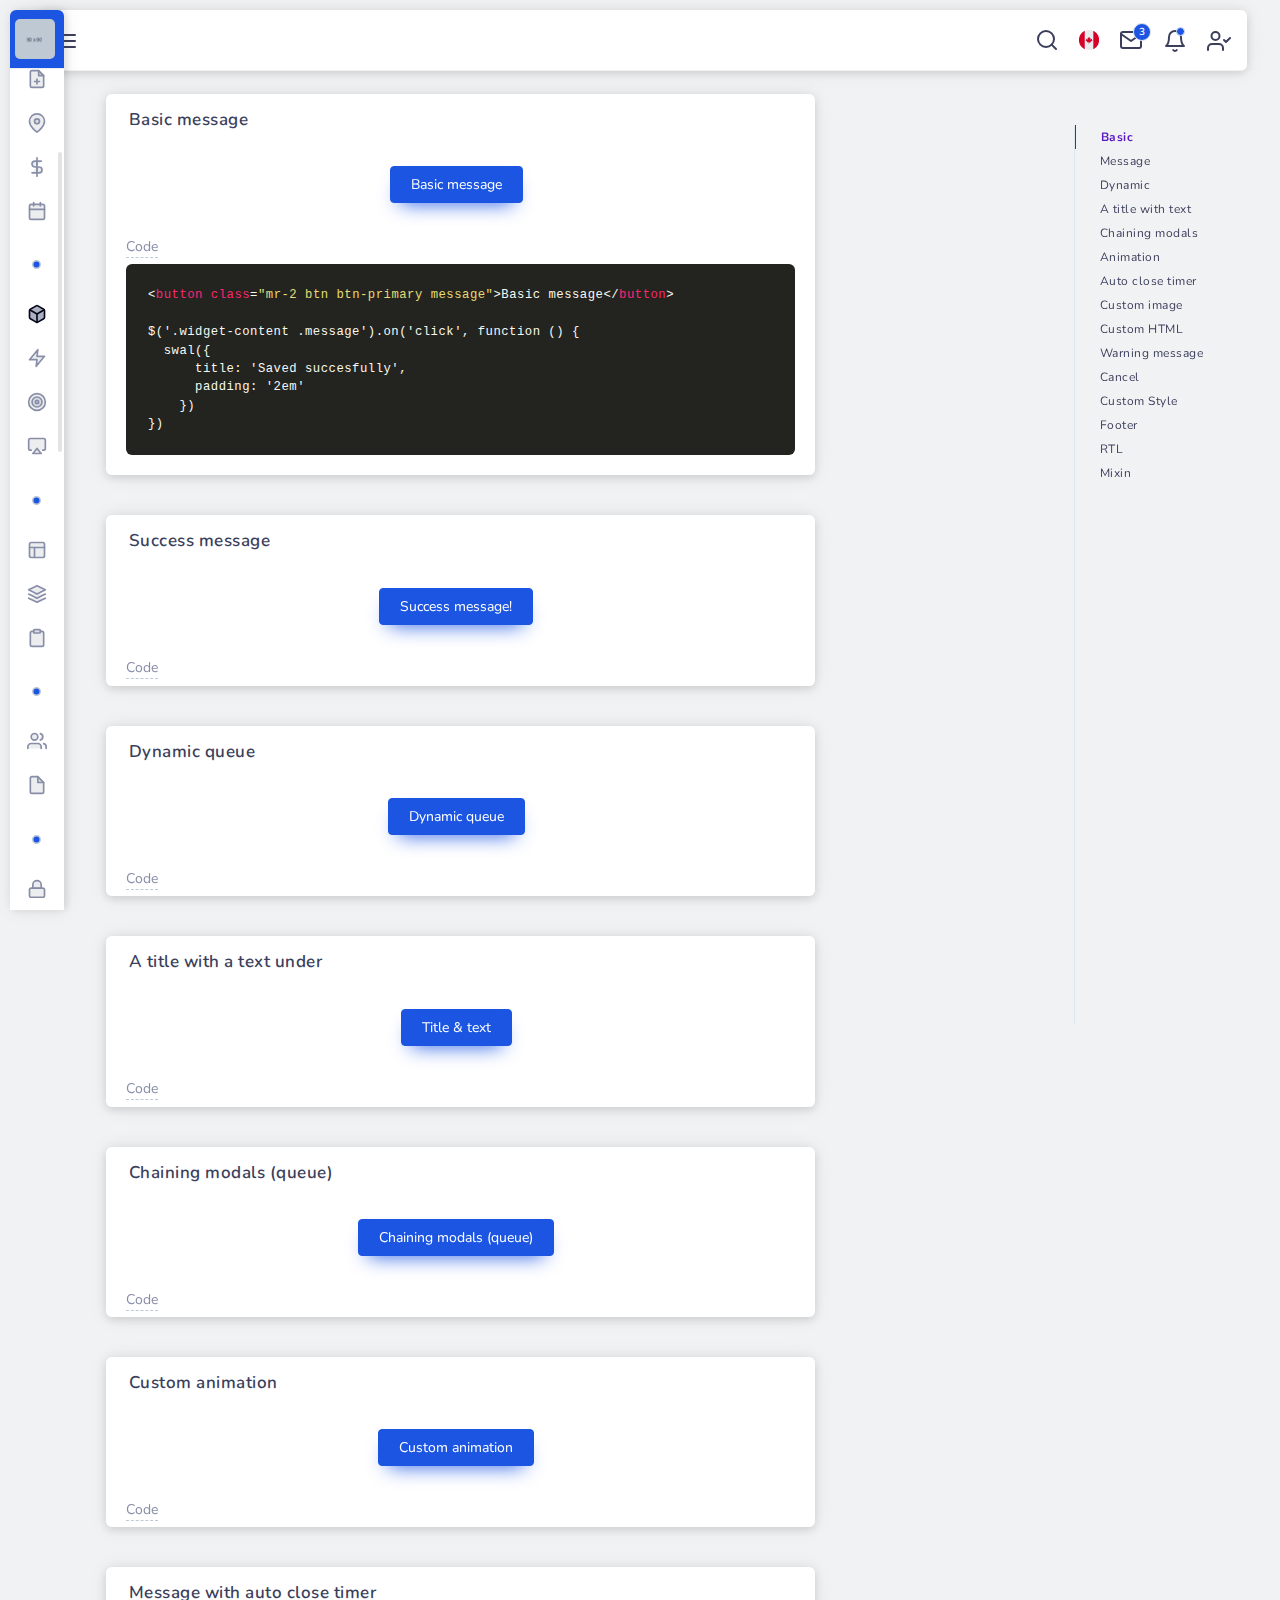
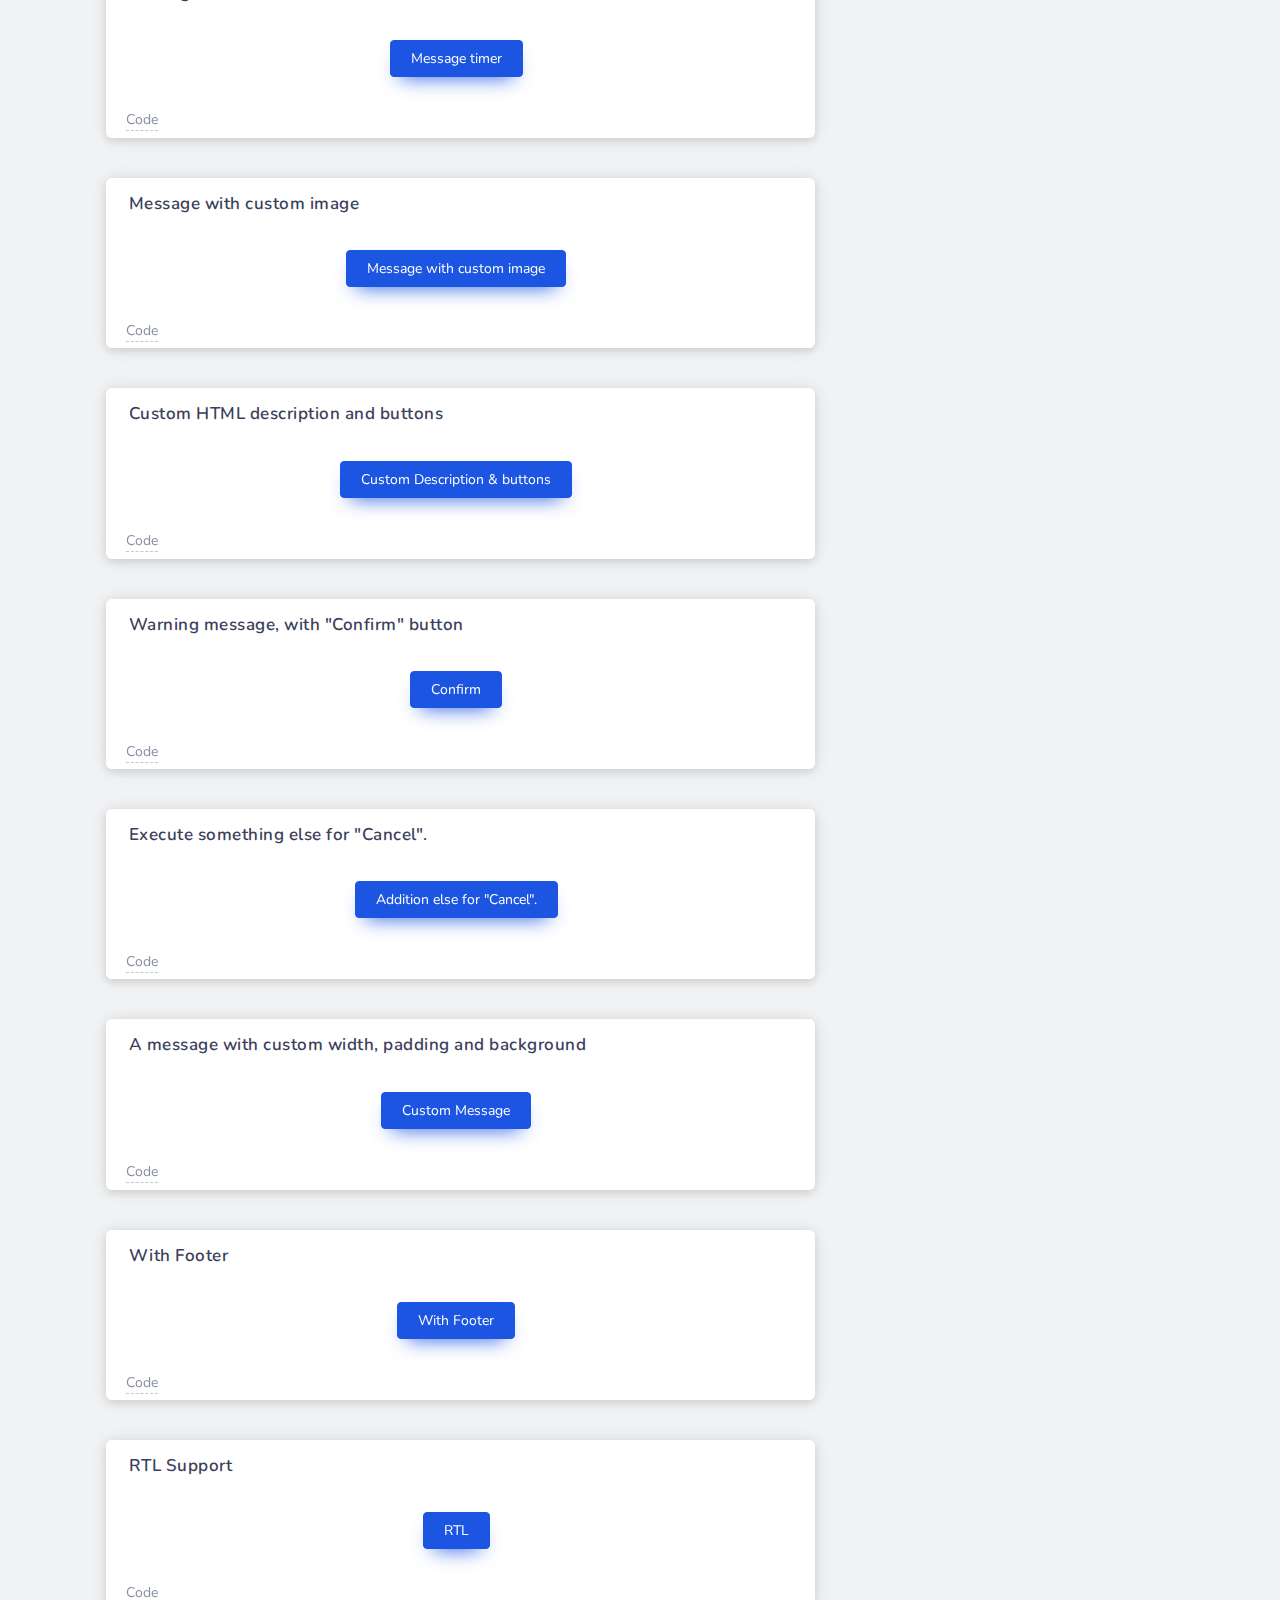
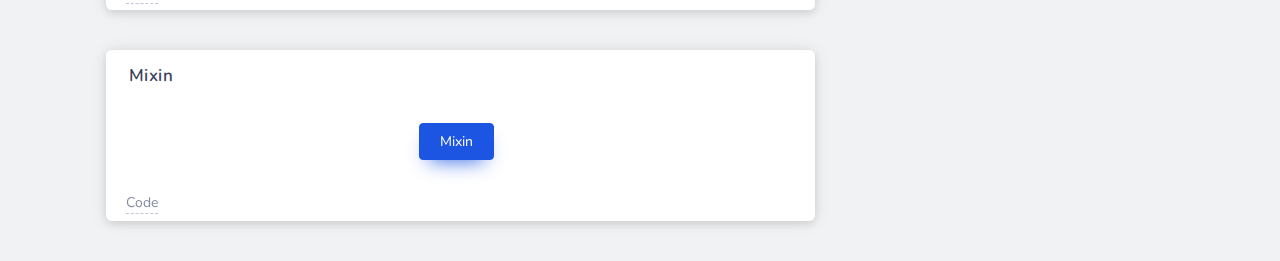
<file: app/component_sweetalert.html>
<!DOCTYPE html>
<html lang="en">
<head>
    <meta charset="utf-8">
    <meta http-equiv="X-UA-Compatible" content="IE=edge">
    <meta name="viewport" content="width=device-width, initial-scale=1, maximum-scale=1, shrink-to-fit=no">
    <title>SweetAlert | CORK - Multipurpose Bootstrap Dashboard Template </title>
    <link rel="icon" type="image/x-icon" href="assets/img/favicon.ico"/>
    <!-- BEGIN GLOBAL MANDATORY STYLES -->
    <link href="https://fonts.googleapis.com/css?family=Nunito:400,600,700" rel="stylesheet">
    <link href="bootstrap/css/bootstrap.min.css" rel="stylesheet" type="text/css" />
    <link href="assets/css/plugins.css" rel="stylesheet" type="text/css" />
    <!-- END GLOBAL MANDATORY STYLES -->

    <!-- BEGIN THEME GLOBAL STYLES -->
    <link href="assets/css/scrollspyNav.css" rel="stylesheet" type="text/css" />
    <link href="plugins/animate/animate.css" rel="stylesheet" type="text/css" />
    <script src="plugins/sweetalerts/promise-polyfill.js"></script>
    <link href="plugins/sweetalerts/sweetalert2.min.css" rel="stylesheet" type="text/css" />
    <link href="plugins/sweetalerts/sweetalert.css" rel="stylesheet" type="text/css" />
    <link href="assets/css/components/custom-sweetalert.css" rel="stylesheet" type="text/css" />
    <!-- END THEME GLOBAL STYLES -->
</head>
<body class="alt-menu sidebar-noneoverflow" data-spy="scroll" data-target="#navSection" data-offset="100">
    
    <!--  BEGIN NAVBAR  -->
    <div class="header-container fixed-top">
        <header class="header navbar navbar-expand-sm expand-header">
            <a href="javascript:void(0);" class="sidebarCollapse" data-placement="bottom"><svg xmlns="http://www.w3.org/2000/svg" width="24" height="24" viewBox="0 0 24 24" fill="none" stroke="currentColor" stroke-width="2" stroke-linecap="round" stroke-linejoin="round" class="feather feather-menu"><line x1="3" y1="12" x2="21" y2="12"></line><line x1="3" y1="6" x2="21" y2="6"></line><line x1="3" y1="18" x2="21" y2="18"></line></svg></a>

            <ul class="navbar-item flex-row ml-auto">

                <li class="nav-item align-self-center search-animated">
                    <svg xmlns="http://www.w3.org/2000/svg" width="24" height="24" viewBox="0 0 24 24" fill="none" stroke="currentColor" stroke-width="2" stroke-linecap="round" stroke-linejoin="round" class="feather feather-search toggle-search"><circle cx="11" cy="11" r="8"></circle><line x1="21" y1="21" x2="16.65" y2="16.65"></line></svg>
                    <form class="form-inline search-full form-inline search" role="search">
                        <div class="search-bar">
                            <input type="text" class="form-control search-form-control  ml-lg-auto" placeholder="Search...">
                        </div>
                    </form>
                </li>

                <li class="nav-item dropdown language-dropdown">
                    <a href="javascript:void(0);" class="nav-link dropdown-toggle" id="language-dropdown" data-toggle="dropdown" aria-haspopup="true" aria-expanded="false">
                        <img src="assets/img/ca.png" class="flag-width" alt="flag">
                    </a>
                    <div class="dropdown-menu position-absolute" aria-labelledby="language-dropdown">
                        <a class="dropdown-item d-flex" href="javascript:void(0);"><img src="assets/img/de.png" class="flag-width" alt="flag"> <span class="align-self-center">&nbsp;German</span></a>
                        <a class="dropdown-item d-flex" href="javascript:void(0);"><img src="assets/img/jp.png" class="flag-width" alt="flag"> <span class="align-self-center">&nbsp;Japanese</span></a>
                        <a class="dropdown-item d-flex" href="javascript:void(0);"><img src="assets/img/fr.png" class="flag-width" alt="flag"> <span class="align-self-center">&nbsp;French</span></a>
                        <a class="dropdown-item d-flex" href="javascript:void(0);"><img src="assets/img/ca.png" class="flag-width" alt="flag"> <span class="align-self-center">&nbsp;English</span></a>
                    </div>
                </li>
                
                <li class="nav-item dropdown message-dropdown">
                    <a href="javascript:void(0);" class="nav-link dropdown-toggle" id="messageDropdown" data-toggle="dropdown" aria-haspopup="true" aria-expanded="false">
                        <svg xmlns="http://www.w3.org/2000/svg" width="24" height="24" viewBox="0 0 24 24" fill="none" stroke="currentColor" stroke-width="2" stroke-linecap="round" stroke-linejoin="round" class="feather feather-mail"><path d="M4 4h16c1.1 0 2 .9 2 2v12c0 1.1-.9 2-2 2H4c-1.1 0-2-.9-2-2V6c0-1.1.9-2 2-2z"></path><polyline points="22,6 12,13 2,6"></polyline></svg><span class="badge badge-primary">3</span>
                    </a>
                    <div class="dropdown-menu position-absolute e-animated e-fadeInUp" aria-labelledby="messageDropdown">
                        <div class="">
                            <a class="dropdown-item">
                                <div class="">
                                    <div class="media notification-new">
                                        <div class="notification-icon">
                                            <div class="icon-svg mr-3">
                                                <svg xmlns="http://www.w3.org/2000/svg" width="24" height="24" viewBox="0 0 24 24" fill="none" stroke="currentColor" stroke-width="2" stroke-linecap="round" stroke-linejoin="round" class="feather feather-message-square"><path d="M21 15a2 2 0 0 1-2 2H7l-4 4V5a2 2 0 0 1 2-2h14a2 2 0 0 1 2 2z"></path></svg>
                                            </div>
                                        </div>
                                        <div class="media-body">
                                                <p class="meta-title mr-3">5 messages for group</p>
                                                <p class="message-text">Kelly, Amy, Shaun</p>
                                                <p class="meta-time align-self-center mb-0">Yesterday</p>
                                        </div>
                                    </div>
                                </div>
                            </a>
                            <a class="dropdown-item">
                                <div class="">
                                    <div class="media notification-new">
                                        <div class="usr-profile-img mr-3">
                                            <div class="user-profile">
                                                <div class="">KY</div>
                                            </div>
                                        </div>
                                        <div class="media-body">
                                                <p class="meta-user-name mr-3">Kara Young</p>
                                                <p class="message-text">Some quick example text to build the notification ..</p>
                                                <p class="meta-time align-self-center mb-0">2 hours ago</p>
                                        </div>
                                    </div>
                                </div>
                            </a>
                            <a class="dropdown-item">
                                <div class="">
                                    <div class="media notification-new">
                                        <div class="notification-icon">
                                            <div class="icon-svg mr-3">
                                                <svg xmlns="http://www.w3.org/2000/svg" width="24" height="24" viewBox="0 0 24 24" fill="none" stroke="currentColor" stroke-width="2" stroke-linecap="round" stroke-linejoin="round" class="feather feather-mail"><path d="M4 4h16c1.1 0 2 .9 2 2v12c0 1.1-.9 2-2 2H4c-1.1 0-2-.9-2-2V6c0-1.1.9-2 2-2z"></path><polyline points="22,6 12,13 2,6"></polyline></svg>
                                            </div>
                                        </div>
                                        <div class="media-body">
                                                <p class="meta-title mr-3">1 new email</p>
                                                <p class="message-text">Anderson.Daisy@mail.com</p>
                                                <p class="meta-time align-self-center mb-0">Yesterday</p>
                                        </div>
                                    </div>
                                </div>
                            </a>
                        </div>
                    </div>
                </li>

                <li class="nav-item dropdown notification-dropdown">
                    <a href="javascript:void(0);" class="nav-link dropdown-toggle" id="notificationDropdown" data-toggle="dropdown" aria-haspopup="true" aria-expanded="false">
                        <svg xmlns="http://www.w3.org/2000/svg" width="24" height="24" viewBox="0 0 24 24" fill="none" stroke="currentColor" stroke-width="2" stroke-linecap="round" stroke-linejoin="round" class="feather feather-bell"><path d="M18 8A6 6 0 0 0 6 8c0 7-3 9-3 9h18s-3-2-3-9"></path><path d="M13.73 21a2 2 0 0 1-3.46 0"></path></svg><span class="badge badge-success"></span>
                    </a>
                    <div class="dropdown-menu position-absolute e-animated e-fadeInUp" aria-labelledby="notificationDropdown">
                        <div class="notification-scroll">

                            <div class="dropdown-item">
                                <div class="media">
                                    <svg xmlns="http://www.w3.org/2000/svg" width="24" height="24" viewBox="0 0 24 24" fill="none" stroke="currentColor" stroke-width="2" stroke-linecap="round" stroke-linejoin="round" class="feather feather-message-square"><path d="M21 15a2 2 0 0 1-2 2H7l-4 4V5a2 2 0 0 1 2-2h14a2 2 0 0 1 2 2z"></path></svg>
                                    <div class="media-body">
                                        <div class="notification-para"><span class="user-name">Shaun Park</span> commented on your post.</div>
                                        <div class="notification-meta-time">5 mins ago</div>
                                    </div>
                                </div>
                            </div>

                            <div class="dropdown-item">
                                <div class="media">                                    
                                    <svg xmlns="http://www.w3.org/2000/svg" width="24" height="24" viewBox="0 0 24 24" fill="none" stroke="currentColor" stroke-width="2" stroke-linecap="round" stroke-linejoin="round" class="feather feather-thumbs-up"><path d="M14 9V5a3 3 0 0 0-3-3l-4 9v11h11.28a2 2 0 0 0 2-1.7l1.38-9a2 2 0 0 0-2-2.3zM7 22H4a2 2 0 0 1-2-2v-7a2 2 0 0 1 2-2h3"></path></svg>
                                    <div class="media-body">
                                        <div class="notification-para"><span class="user-name">Kelly Young</span> likes your photo</div>
                                        <div class="notification-meta-time">8 mins ago</div>
                                    </div>
                                </div>
                            </div>

                            <div class="dropdown-item">
                                <div class="media">
                                    <svg xmlns="http://www.w3.org/2000/svg" width="24" height="24" viewBox="0 0 24 24" fill="none" stroke="currentColor" stroke-width="2" stroke-linecap="round" stroke-linejoin="round" class="feather feather-send"><line x1="22" y1="2" x2="11" y2="13"></line><polygon points="22 2 15 22 11 13 2 9 22 2"></polygon></svg>
                                    <div class="media-body">
                                        <div class="notification-para">Invitation successfully sent to <span class="user-name">Amy Diaz</span></div>
                                        <div class="notification-meta-time">10 mins ago</div>
                                    </div>
                                </div>
                            </div>
                        </div>
                    </div>
                </li>

                <li class="nav-item dropdown user-profile-dropdown  order-lg-0 order-1">
                    <a href="javascript:void(0);" class="nav-link dropdown-toggle user" id="userProfileDropdown" data-toggle="dropdown" aria-haspopup="true" aria-expanded="false">
                        <svg xmlns="http://www.w3.org/2000/svg" width="24" height="24" viewBox="0 0 24 24" fill="none" stroke="currentColor" stroke-width="2" stroke-linecap="round" stroke-linejoin="round" class="feather feather-user-check"><path d="M16 21v-2a4 4 0 0 0-4-4H5a4 4 0 0 0-4 4v2"></path><circle cx="8.5" cy="7" r="4"></circle><polyline points="17 11 19 13 23 9"></polyline></svg>
                    </a>
                    <div class="dropdown-menu position-absolute e-animated e-fadeInUp" aria-labelledby="userProfileDropdown">
                        <div class="user-profile-section">                            
                            <div class="media mx-auto">
                                <img src="assets/img/90x90.jpg" class="img-fluid mr-2" alt="avatar">
                                <div class="media-body">
                                    <h5>Alan Green</h5>
                                    <p>Web Developer</p>
                                </div>
                            </div>
                        </div>
                        <div class="dropdown-item">
                            <a href="user_profile.html">
                                <svg xmlns="http://www.w3.org/2000/svg" width="24" height="24" viewBox="0 0 24 24" fill="none" stroke="currentColor" stroke-width="2" stroke-linecap="round" stroke-linejoin="round" class="feather feather-user"><path d="M20 21v-2a4 4 0 0 0-4-4H8a4 4 0 0 0-4 4v2"></path><circle cx="12" cy="7" r="4"></circle></svg> <span>My Profile</span>
                            </a>
                        </div>
                        <div class="dropdown-item">
                            <a href="apps_mailbox.html">
                                <svg xmlns="http://www.w3.org/2000/svg" width="24" height="24" viewBox="0 0 24 24" fill="none" stroke="currentColor" stroke-width="2" stroke-linecap="round" stroke-linejoin="round" class="feather feather-inbox"><polyline points="22 12 16 12 14 15 10 15 8 12 2 12"></polyline><path d="M5.45 5.11L2 12v6a2 2 0 0 0 2 2h16a2 2 0 0 0 2-2v-6l-3.45-6.89A2 2 0 0 0 16.76 4H7.24a2 2 0 0 0-1.79 1.11z"></path></svg> <span>My Inbox</span>
                            </a>
                        </div>
                        <div class="dropdown-item">
                            <a href="auth_lockscreen.html">
                                <svg xmlns="http://www.w3.org/2000/svg" width="24" height="24" viewBox="0 0 24 24" fill="none" stroke="currentColor" stroke-width="2" stroke-linecap="round" stroke-linejoin="round" class="feather feather-lock"><rect x="3" y="11" width="18" height="11" rx="2" ry="2"></rect><path d="M7 11V7a5 5 0 0 1 10 0v4"></path></svg> <span>Lock Screen</span>
                            </a>
                        </div>
                        <div class="dropdown-item">
                            <a href="auth_login.html">
                                <svg xmlns="http://www.w3.org/2000/svg" width="24" height="24" viewBox="0 0 24 24" fill="none" stroke="currentColor" stroke-width="2" stroke-linecap="round" stroke-linejoin="round" class="feather feather-log-out"><path d="M9 21H5a2 2 0 0 1-2-2V5a2 2 0 0 1 2-2h4"></path><polyline points="16 17 21 12 16 7"></polyline><line x1="21" y1="12" x2="9" y2="12"></line></svg> <span>Log Out</span>
                            </a>
                        </div>
                    </div>
                </li>
            </ul>
        </header>
    </div>
    <!--  END NAVBAR  -->

    <!--  BEGIN MAIN CONTAINER  -->
    <div class="main-container sidebar-closed sbar-open" id="container">

        <div class="overlay"></div>
        <div class="cs-overlay"></div>
        <div class="search-overlay"></div>

        <!--  BEGIN SIDEBAR  -->
        <div class="sidebar-wrapper sidebar-theme">
            
            <nav id="sidebar">

                <ul class="navbar-nav theme-brand flex-row  text-center">
                    <li class="nav-item theme-logo">
                        <a href="index.html">
                            <img src="assets/img/90x90.jpg" class="navbar-logo" alt="logo">
                        </a>
                    </li>
                    <li class="nav-item theme-text">
                        <a href="index.html" class="nav-link"> CORK </a>
                    </li>
                </ul>

                <ul class="list-unstyled menu-categories" id="accordionExample">
                    <li class="menu">
                        <a href="#dashboard" data-toggle="collapse" aria-expanded="false" class="dropdown-toggle">
                            <div class="">
                                <svg xmlns="http://www.w3.org/2000/svg" width="24" height="24" viewBox="0 0 24 24" fill="none" stroke="currentColor" stroke-width="2" stroke-linecap="round" stroke-linejoin="round" class="feather feather-home"><path d="M3 9l9-7 9 7v11a2 2 0 0 1-2 2H5a2 2 0 0 1-2-2z"></path><polyline points="9 22 9 12 15 12 15 22"></polyline></svg>
                                <span>Dashboard</span>
                            </div>
                            <div>
                                <svg xmlns="http://www.w3.org/2000/svg" width="24" height="24" viewBox="0 0 24 24" fill="none" stroke="currentColor" stroke-width="2" stroke-linecap="round" stroke-linejoin="round" class="feather feather-chevron-right"><polyline points="9 18 15 12 9 6"></polyline></svg>
                            </div>
                        </a>
                        <ul class="collapse submenu list-unstyled" id="dashboard" data-parent="#accordionExample">
                            <li>
                                <a href="index.html"> Analytics </a>
                            </li>
                            <li>
                                <a href="index2.html"> Sales </a>
                            </li>
                        </ul>
                    </li>

                    <li class="menu menu-heading">
                        <div class="heading"><svg xmlns="http://www.w3.org/2000/svg" width="24" height="24" viewBox="0 0 24 24" fill="none" stroke="currentColor" stroke-width="2" stroke-linecap="round" stroke-linejoin="round" class="feather feather-circle"><circle cx="12" cy="12" r="10"></circle></svg><span>Apps</span></div>
                    </li>

                    <li class="menu">
                        <a href="apps_chat.html" aria-expanded="false" class="dropdown-toggle">
                            <div class="">
                                <svg xmlns="http://www.w3.org/2000/svg" width="24" height="24" viewBox="0 0 24 24" fill="none" stroke="currentColor" stroke-width="2" stroke-linecap="round" stroke-linejoin="round" class="feather feather-message-square"><path d="M21 15a2 2 0 0 1-2 2H7l-4 4V5a2 2 0 0 1 2-2h14a2 2 0 0 1 2 2z"></path></svg>
                                <span>Chat</span>
                            </div>
                        </a>
                    </li>

                    <li class="menu">
                        <a href="apps_mailbox.html" aria-expanded="false" class="dropdown-toggle">
                            <div class="">
                                <svg xmlns="http://www.w3.org/2000/svg" width="24" height="24" viewBox="0 0 24 24" fill="none" stroke="currentColor" stroke-width="2" stroke-linecap="round" stroke-linejoin="round" class="feather feather-mail"><path d="M4 4h16c1.1 0 2 .9 2 2v12c0 1.1-.9 2-2 2H4c-1.1 0-2-.9-2-2V6c0-1.1.9-2 2-2z"></path><polyline points="22,6 12,13 2,6"></polyline></svg>
                                <span>Mailbox</span>
                            </div>
                        </a>
                    </li>

                    <li class="menu">
                        <a href="apps_todoList.html" aria-expanded="false" class="dropdown-toggle">
                            <div class="">
                                <svg xmlns="http://www.w3.org/2000/svg" width="24" height="24" viewBox="0 0 24 24" fill="none" stroke="currentColor" stroke-width="2" stroke-linecap="round" stroke-linejoin="round" class="feather feather-edit"><path d="M11 4H4a2 2 0 0 0-2 2v14a2 2 0 0 0 2 2h14a2 2 0 0 0 2-2v-7"></path><path d="M18.5 2.5a2.121 2.121 0 0 1 3 3L12 15l-4 1 1-4 9.5-9.5z"></path></svg>
                                <span>Todo List</span>
                            </div>
                        </a>
                    </li>

                    <li class="menu">
                        <a href="apps_notes.html" aria-expanded="false" class="dropdown-toggle">
                            <div class="">
                                <svg xmlns="http://www.w3.org/2000/svg" width="24" height="24" viewBox="0 0 24 24" fill="none" stroke="currentColor" stroke-width="2" stroke-linecap="round" stroke-linejoin="round" class="feather feather-file-text"><path d="M14 2H6a2 2 0 0 0-2 2v16a2 2 0 0 0 2 2h12a2 2 0 0 0 2-2V8z"></path><polyline points="14 2 14 8 20 8"></polyline><line x1="16" y1="13" x2="8" y2="13"></line><line x1="16" y1="17" x2="8" y2="17"></line><polyline points="10 9 9 9 8 9"></polyline></svg>
                                <span>Notes</span>
                            </div>
                        </a>
                    </li>

                    <li class="menu">
                        <a href="apps_scrumboard.html" aria-expanded="false" class="dropdown-toggle">
                            <div class="">
                                <svg xmlns="http://www.w3.org/2000/svg" width="24" height="24" viewBox="0 0 24 24" fill="none" stroke="currentColor" stroke-width="2" stroke-linecap="round" stroke-linejoin="round" class="feather feather-file-plus"><path d="M14 2H6a2 2 0 0 0-2 2v16a2 2 0 0 0 2 2h12a2 2 0 0 0 2-2V8z"></path><polyline points="14 2 14 8 20 8"></polyline><line x1="12" y1="18" x2="12" y2="12"></line><line x1="9" y1="15" x2="15" y2="15"></line></svg>
                                <span>Scrumboard</span>
                            </div>
                        </a>
                    </li>

                    <li class="menu">
                        <a href="apps_contacts.html" aria-expanded="false" class="dropdown-toggle">
                            <div class="">
                                <svg xmlns="http://www.w3.org/2000/svg" width="24" height="24" viewBox="0 0 24 24" fill="none" stroke="currentColor" stroke-width="2" stroke-linecap="round" stroke-linejoin="round" class="feather feather-map-pin"><path d="M21 10c0 7-9 13-9 13s-9-6-9-13a9 9 0 0 1 18 0z"></path><circle cx="12" cy="10" r="3"></circle></svg>
                                <span>Contacts</span>
                            </div>
                        </a>
                    </li>

                    <li class="menu">
                        <a href="apps_invoice.html" aria-expanded="false" class="dropdown-toggle">
                            <div class="">
                                <svg xmlns="http://www.w3.org/2000/svg" width="24" height="24" viewBox="0 0 24 24" fill="none" stroke="currentColor" stroke-width="2" stroke-linecap="round" stroke-linejoin="round" class="feather feather-dollar-sign"><line x1="12" y1="1" x2="12" y2="23"></line><path d="M17 5H9.5a3.5 3.5 0 0 0 0 7h5a3.5 3.5 0 0 1 0 7H6"></path></svg>
                                <span>Invoice List</span>
                            </div>
                        </a>
                    </li>

                    <li class="menu">
                        <a href="apps_calendar.html" aria-expanded="false" class="dropdown-toggle">
                            <div class="">
                                <svg xmlns="http://www.w3.org/2000/svg" width="24" height="24" viewBox="0 0 24 24" fill="none" stroke="currentColor" stroke-width="2" stroke-linecap="round" stroke-linejoin="round" class="feather feather-calendar"><rect x="3" y="4" width="18" height="18" rx="2" ry="2"></rect><line x1="16" y1="2" x2="16" y2="6"></line><line x1="8" y1="2" x2="8" y2="6"></line><line x1="3" y1="10" x2="21" y2="10"></line></svg>
                                <span>Calendar</span>
                            </div>
                        </a>
                    </li>

                    <li class="menu menu-heading">
                        <div class="heading"><svg xmlns="http://www.w3.org/2000/svg" width="24" height="24" viewBox="0 0 24 24" fill="none" stroke="currentColor" stroke-width="2" stroke-linecap="round" stroke-linejoin="round" class="feather feather-circle"><circle cx="12" cy="12" r="10"></circle></svg><span>USER INTERFACE</span></div>
                    </li>

                    <li class="menu active">
                        <a href="#components" data-toggle="collapse" aria-expanded="true" class="dropdown-toggle">
                            <div class="">
                                <svg xmlns="http://www.w3.org/2000/svg" width="24" height="24" viewBox="0 0 24 24" fill="none" stroke="currentColor" stroke-width="2" stroke-linecap="round" stroke-linejoin="round" class="feather feather-box"><path d="M21 16V8a2 2 0 0 0-1-1.73l-7-4a2 2 0 0 0-2 0l-7 4A2 2 0 0 0 3 8v8a2 2 0 0 0 1 1.73l7 4a2 2 0 0 0 2 0l7-4A2 2 0 0 0 21 16z"></path><polyline points="3.27 6.96 12 12.01 20.73 6.96"></polyline><line x1="12" y1="22.08" x2="12" y2="12"></line></svg>
                                <span>Components</span>
                            </div>
                            <div>
                                <svg xmlns="http://www.w3.org/2000/svg" width="24" height="24" viewBox="0 0 24 24" fill="none" stroke="currentColor" stroke-width="2" stroke-linecap="round" stroke-linejoin="round" class="feather feather-chevron-right"><polyline points="9 18 15 12 9 6"></polyline></svg>
                            </div>
                        </a>
                        <ul class="collapse submenu recent-submenu mini-recent-submenu list-unstyled show" id="components" data-parent="#accordionExample">
                            <li>
                                <a href="component_tabs.html"> Tabs </a>
                            </li>
                            <li>
                                <a href="component_accordion.html"> Accordions  </a>
                            </li>
                            <li>
                                <a href="component_modal.html"> Modals </a>
                            </li>                            
                            <li>
                                <a href="component_cards.html"> Cards </a>
                            </li>
                            <li>
                                <a href="component_bootstrap_carousel.html">Carousel</a>
                            </li>
                            <li>
                                <a href="component_blockui.html"> Block UI </a>
                            </li>
                            <li>
                                <a href="component_countdown.html"> Countdown </a>
                            </li>
                            <li>
                                <a href="component_counter.html"> Counter </a>
                            </li>
                            <li class="active">
                                <a href="component_sweetalert.html"> Sweet Alerts </a>
                            </li>
                            <li>
                                <a href="component_timeline.html"> Timeline </a>
                            </li>
                            <li>
                                <a href="component_snackbar.html"> Notifications </a>
                            </li>
                            <li>
                                <a href="component_session_timeout.html"> Session Timeout </a>
                            </li>
                            <li>
                                <a href="component_media_object.html"> Media Object </a>
                            </li>
                            <li>
                                <a href="component_list_group.html"> List Group </a>
                            </li>
                            <li>
                                <a href="component_pricing_table.html"> Pricing Tables </a>
                            </li>
                            <li>
                                <a href="component_lightbox.html"> Lightbox </a>
                            </li>
                        </ul>
                    </li>

                    <li class="menu">
                        <a href="#elements" data-toggle="collapse" aria-expanded="false" class="dropdown-toggle">
                            <div class="">
                                <svg xmlns="http://www.w3.org/2000/svg" width="24" height="24" viewBox="0 0 24 24" fill="none" stroke="currentColor" stroke-width="2" stroke-linecap="round" stroke-linejoin="round" class="feather feather-zap"><polygon points="13 2 3 14 12 14 11 22 21 10 12 10 13 2"></polygon></svg>
                                <span>Elements</span>
                            </div>
                            <div>
                                <svg xmlns="http://www.w3.org/2000/svg" width="24" height="24" viewBox="0 0 24 24" fill="none" stroke="currentColor" stroke-width="2" stroke-linecap="round" stroke-linejoin="round" class="feather feather-chevron-right"><polyline points="9 18 15 12 9 6"></polyline></svg>
                            </div>
                        </a>
                        <ul class="collapse submenu list-unstyled" id="elements" data-parent="#accordionExample">
                            <li>
                                <a href="element_alerts.html"> Alerts </a>
                            </li>
                            <li>
                                <a href="element_avatar.html"> Avatar </a>
                            </li>
                            <li>
                                <a href="element_badges.html"> Badges </a>
                            </li>
                            <li>
                                <a href="element_breadcrumbs.html"> Breadcrumbs </a>
                            </li>                            
                            <li>
                                <a href="element_buttons.html"> Buttons </a>
                            </li>
                            <li>
                                <a href="element_buttons_group.html"> Button Groups </a>
                            </li>
                            <li>
                                <a href="element_color_library.html"> Color Library </a>
                            </li>
                            <li>
                                <a href="element_dropdown.html"> Dropdown </a>
                            </li>
                            <li>
                                <a href="element_infobox.html"> Infobox </a>
                            </li>
                            <li>
                                <a href="element_jumbotron.html"> Jumbotron </a>
                            </li>
                            <li>
                                <a href="element_loader.html"> Loader </a>
                            </li>
                            <li>
                                <a href="element_pagination.html"> Pagination </a>
                            </li>
                            <li>
                                <a href="element_popovers.html"> Popovers </a>
                            </li>
                            <li>
                                <a href="element_progress_bar.html"> Progress Bar </a>
                            </li>
                            <li>
                                <a href="element_search.html"> Search </a>
                            </li>
                            <li>
                                <a href="element_tooltips.html"> Tooltips </a>
                            </li>
                            <li>
                                <a href="element_treeview.html"> Treeview </a>
                            </li>
                            <li>
                                <a href="element_typography.html"> Typography </a>
                            </li>
                        </ul>
                    </li>

                    <li class="menu">
                        <a href="fonticons.html" aria-expanded="false" class="dropdown-toggle">
                            <div class="">
                                <svg xmlns="http://www.w3.org/2000/svg" width="24" height="24" viewBox="0 0 24 24" fill="none" stroke="currentColor" stroke-width="2" stroke-linecap="round" stroke-linejoin="round" class="feather feather-target"><circle cx="12" cy="12" r="10"></circle><circle cx="12" cy="12" r="6"></circle><circle cx="12" cy="12" r="2"></circle></svg>
                                <span>Font Icons</span>
                            </div>
                        </a>
                    </li>

                    <li class="menu">
                        <a href="widgets.html" aria-expanded="false" class="dropdown-toggle">
                            <div class="">
                                <svg xmlns="http://www.w3.org/2000/svg" width="24" height="24" viewBox="0 0 24 24" fill="none" stroke="currentColor" stroke-width="2" stroke-linecap="round" stroke-linejoin="round" class="feather feather-airplay"><path d="M5 17H4a2 2 0 0 1-2-2V5a2 2 0 0 1 2-2h16a2 2 0 0 1 2 2v10a2 2 0 0 1-2 2h-1"></path><polygon points="12 15 17 21 7 21 12 15"></polygon></svg>
                                <span>Widgets</span>
                            </div>
                        </a>
                    </li>

                    <li class="menu menu-heading">
                        <div class="heading"><svg xmlns="http://www.w3.org/2000/svg" width="24" height="24" viewBox="0 0 24 24" fill="none" stroke="currentColor" stroke-width="2" stroke-linecap="round" stroke-linejoin="round" class="feather feather-circle"><circle cx="12" cy="12" r="10"></circle></svg><span>TABLES AND FORMS</span></div>
                    </li>

                    <li class="menu">
                        <a href="table_basic.html" aria-expanded="false" class="dropdown-toggle">
                            <div class="">
                                <svg xmlns="http://www.w3.org/2000/svg" width="24" height="24" viewBox="0 0 24 24" fill="none" stroke="currentColor" stroke-width="2" stroke-linecap="round" stroke-linejoin="round" class="feather feather-layout"><rect x="3" y="3" width="18" height="18" rx="2" ry="2"></rect><line x1="3" y1="9" x2="21" y2="9"></line><line x1="9" y1="21" x2="9" y2="9"></line></svg>
                                <span>Tables</span>
                            </div>
                        </a>
                    </li>

                    <li class="menu">
                        <a href="#datatables" data-toggle="collapse" aria-expanded="false" class="dropdown-toggle">
                            <div class="">
                                <svg xmlns="http://www.w3.org/2000/svg" width="24" height="24" viewBox="0 0 24 24" fill="none" stroke="currentColor" stroke-width="2" stroke-linecap="round" stroke-linejoin="round" class="feather feather-layers"><polygon points="12 2 2 7 12 12 22 7 12 2"></polygon><polyline points="2 17 12 22 22 17"></polyline><polyline points="2 12 12 17 22 12"></polyline></svg>
                                <span>DataTables</span>
                            </div>
                            <div>
                                <svg xmlns="http://www.w3.org/2000/svg" width="24" height="24" viewBox="0 0 24 24" fill="none" stroke="currentColor" stroke-width="2" stroke-linecap="round" stroke-linejoin="round" class="feather feather-chevron-right"><polyline points="9 18 15 12 9 6"></polyline></svg>
                            </div>
                        </a>
                        <ul class="collapse submenu list-unstyled" id="datatables" data-parent="#accordionExample">
                            <li>
                                <a href="table_dt_basic.html"> Basic </a>
                            </li>
                            <li>
                                <a href="table_dt_basic-dark.html"> Dark </a>
                            </li>
                            <li>
                                <a href="table_dt_ordering_sorting.html"> Order Sorting </a>
                            </li>
                            <li>
                                <a href="table_dt_multi-column_ordering.html"> Multi-Column </a>
                            </li>
                            <li>
                                <a href="table_dt_multiple_tables.html"> Multiple Tables</a>
                            </li>
                            <li>
                                <a href="table_dt_alternative_pagination.html"> Alt. Pagination</a>
                            </li>
                            <li>
                                <a href="table_dt_custom.html"> Custom </a>
                            </li>
                            <li>
                                <a href="table_dt_range_search.html"> Range Search </a>
                            </li>
                            <li>
                                <a href="table_dt_html5.html"> HTML5 Export </a>
                            </li>
                            <li>
                                <a href="table_dt_live_dom_ordering.html"> Live DOM ordering </a>
                            </li>
                            <li>
                                <a href="table_dt_miscellaneous.html"> Miscellaneous </a>
                            </li>
                        </ul>
                    </li>

                    <li class="menu">
                        <a href="#forms" data-toggle="collapse" aria-expanded="false" class="dropdown-toggle">
                            <div class="">
                                <svg xmlns="http://www.w3.org/2000/svg" width="24" height="24" viewBox="0 0 24 24" fill="none" stroke="currentColor" stroke-width="2" stroke-linecap="round" stroke-linejoin="round" class="feather feather-clipboard"><path d="M16 4h2a2 2 0 0 1 2 2v14a2 2 0 0 1-2 2H6a2 2 0 0 1-2-2V6a2 2 0 0 1 2-2h2"></path><rect x="8" y="2" width="8" height="4" rx="1" ry="1"></rect></svg>
                                <span>Forms</span>
                            </div>
                            <div>
                                <svg xmlns="http://www.w3.org/2000/svg" width="24" height="24" viewBox="0 0 24 24" fill="none" stroke="currentColor" stroke-width="2" stroke-linecap="round" stroke-linejoin="round" class="feather feather-chevron-right"><polyline points="9 18 15 12 9 6"></polyline></svg>
                            </div>
                        </a>
                        <ul class="collapse submenu list-unstyled" id="forms" data-parent="#accordionExample">
                            <li>
                                <a href="form_bootstrap_basic.html"> Basic </a>
                            </li>
                            <li>
                                <a href="form_input_group_basic.html"> Input Group </a>
                            </li>
                            <li>
                                <a href="form_layouts.html"> Layouts </a>
                            </li>
                            <li>
                                <a href="form_validation.html"> Validation </a>
                            </li>
                            <li>
                                <a href="form_input_mask.html"> Input Mask </a>
                            </li>
                            <li>
                                <a href="form_bootstrap_select.html"> Bootstrap Select </a>
                            </li>
                            <li>
                                <a href="form_select2.html"> Select2 </a>
                            </li>
                            <li>
                                <a href="form_bootstrap_touchspin.html"> TouchSpin </a>
                            </li>
                            <li>
                                <a href="form_maxlength.html"> Maxlength </a>
                            </li>                          
                            <li>
                                <a href="form_checkbox_radio.html"> Checkbox &amp; Radio </a>
                            </li>                            
                            <li>
                                <a href="form_switches.html"> Switches </a>
                            </li>
                            <li>
                                <a href="form_wizard.html"> Wizards </a>
                            </li>
                            <li>
                                <a href="form_fileupload.html"> File Upload </a>
                            </li>
                            <li>
                                <a href="form_quill.html"> Quill Editor </a>
                            </li>
                            <li>
                                <a href="form_markdown.html"> Markdown Editor </a>
                            </li>
                            <li>
                                <a href="form_date_range_picker.html"> Date &amp; Range Picker </a>
                            </li>
                            <li>
                                <a href="form_clipboard.html"> Clipboard </a>
                            </li>
                            <li>
                                <a href="form_typeahead.html"> Typeahead </a>
                            </li>
                        </ul>
                    </li>
                    
                    <li class="menu menu-heading">
                        <div class="heading"><svg xmlns="http://www.w3.org/2000/svg" width="24" height="24" viewBox="0 0 24 24" fill="none" stroke="currentColor" stroke-width="2" stroke-linecap="round" stroke-linejoin="round" class="feather feather-circle"><circle cx="12" cy="12" r="10"></circle></svg><span>USER AND PAGES</span></div>
                    </li>                    

                    <li class="menu">
                        <a href="#users" data-toggle="collapse" aria-expanded="false" class="dropdown-toggle">
                            <div class="">
                                <svg xmlns="http://www.w3.org/2000/svg" width="24" height="24" viewBox="0 0 24 24" fill="none" stroke="currentColor" stroke-width="2" stroke-linecap="round" stroke-linejoin="round" class="feather feather-users"><path d="M17 21v-2a4 4 0 0 0-4-4H5a4 4 0 0 0-4 4v2"></path><circle cx="9" cy="7" r="4"></circle><path d="M23 21v-2a4 4 0 0 0-3-3.87"></path><path d="M16 3.13a4 4 0 0 1 0 7.75"></path></svg>
                                <span>Users</span>
                            </div>
                            <div>
                                <svg xmlns="http://www.w3.org/2000/svg" width="24" height="24" viewBox="0 0 24 24" fill="none" stroke="currentColor" stroke-width="2" stroke-linecap="round" stroke-linejoin="round" class="feather feather-chevron-right"><polyline points="9 18 15 12 9 6"></polyline></svg>
                            </div>
                        </a>
                        <ul class="collapse submenu list-unstyled" id="users" data-parent="#accordionExample">
                            <li>
                                <a href="user_profile.html"> Profile </a>
                            </li>
                            <li>
                                <a href="user_account_setting.html"> Account Settings </a>
                            </li>
                        </ul>
                    </li>

                    <li class="menu">
                        <a href="#pages" data-toggle="collapse" aria-expanded="false" class="dropdown-toggle">
                            <div class="">
                                <svg xmlns="http://www.w3.org/2000/svg" width="24" height="24" viewBox="0 0 24 24" fill="none" stroke="currentColor" stroke-width="2" stroke-linecap="round" stroke-linejoin="round" class="feather feather-file"><path d="M13 2H6a2 2 0 0 0-2 2v16a2 2 0 0 0 2 2h12a2 2 0 0 0 2-2V9z"></path><polyline points="13 2 13 9 20 9"></polyline></svg>
                                <span>Pages</span>
                            </div>
                            <div>
                                <svg xmlns="http://www.w3.org/2000/svg" width="24" height="24" viewBox="0 0 24 24" fill="none" stroke="currentColor" stroke-width="2" stroke-linecap="round" stroke-linejoin="round" class="feather feather-chevron-right"><polyline points="9 18 15 12 9 6"></polyline></svg>
                            </div>
                        </a>
                        <ul class="collapse submenu list-unstyled" id="pages" data-parent="#accordionExample">
                            <li>
                                <a href="pages_helpdesk.html"> Helpdesk </a>
                            </li>
                            <li>
                                <a href="pages_contact_us.html"> Contact Form </a>
                            </li>
                            <li>
                                <a href="pages_faq.html"> FAQ </a>
                            </li>
                            <li>
                                <a href="pages_faq2.html"> FAQ 2 </a>
                            </li>
                            <li>
                                <a href="pages_privacy.html"> Privacy Policy </a>
                            </li>
                            <li>
                                <a href="pages_coming_soon.html"> Coming Soon </a>
                            </li>
                            <li>
                                <a href="#pages-error" data-toggle="collapse" aria-expanded="false" class="dropdown-toggle"> Error <svg xmlns="http://www.w3.org/2000/svg" width="24" height="24" viewBox="0 0 24 24" fill="none" stroke="currentColor" stroke-width="2" stroke-linecap="round" stroke-linejoin="round" class="feather feather-chevron-right"><polyline points="9 18 15 12 9 6"></polyline></svg> </a>
                                <ul class="collapse list-unstyled sub-submenu" id="pages-error" data-parent="#pages"> 
                                    <li>
                                        <a href="pages_error404.html"> 404 </a>
                                    </li>
                                    <li>
                                        <a href="pages_error500.html"> 500 </a>
                                    </li>
                                    <li>
                                        <a href="pages_error503.html"> 503 </a>
                                    </li>
                                    <li>
                                        <a href="pages_maintenence.html"> Maintanence </a>
                                    </li>
                                </ul>
                            </li>
                        </ul>
                    </li>

                    <li class="menu menu-heading">
                        <div class="heading"><svg xmlns="http://www.w3.org/2000/svg" width="24" height="24" viewBox="0 0 24 24" fill="none" stroke="currentColor" stroke-width="2" stroke-linecap="round" stroke-linejoin="round" class="feather feather-circle"><circle cx="12" cy="12" r="10"></circle></svg><span>EXTRA ELEMENTS</span></div>
                    </li>

                    <li class="menu">
                        <a href="#authentication" data-toggle="collapse" aria-expanded="false" class="dropdown-toggle">
                            <div class="">
                                <svg xmlns="http://www.w3.org/2000/svg" width="24" height="24" viewBox="0 0 24 24" fill="none" stroke="currentColor" stroke-width="2" stroke-linecap="round" stroke-linejoin="round" class="feather feather-lock"><rect x="3" y="11" width="18" height="11" rx="2" ry="2"></rect><path d="M7 11V7a5 5 0 0 1 10 0v4"></path></svg>
                                <span>Authentication</span>
                            </div>
                            <div>
                                <svg xmlns="http://www.w3.org/2000/svg" width="24" height="24" viewBox="0 0 24 24" fill="none" stroke="currentColor" stroke-width="2" stroke-linecap="round" stroke-linejoin="round" class="feather feather-chevron-right"><polyline points="9 18 15 12 9 6"></polyline></svg>
                            </div>
                        </a>
                        <ul class="collapse submenu list-unstyled" id="authentication" data-parent="#accordionExample">
                            <li>
                                <a href="auth_login_boxed.html"> Login Boxed </a>
                            </li>
                            <li>
                                <a href="auth_register_boxed.html"> Register Boxed </a>
                            </li>
                            <li>
                                <a href="auth_lockscreen_boxed.html"> Unlock Boxed </a>
                            </li>
                            <li>
                                <a href="auth_pass_recovery_boxed.html"> Recover ID Boxed </a>
                            </li>
                            <li>
                                <a href="auth_login.html"> Login Cover </a>
                            </li>
                            <li>
                                <a href="auth_register.html"> Register Cover </a>
                            </li>
                            <li>
                                <a href="auth_lockscreen.html"> Unlock Cover </a>
                            </li>
                            <li>
                                <a href="auth_pass_recovery.html"> Recover ID Cover </a>
                            </li>
                        </ul>
                    </li>

                    <li class="menu">
                        <a href="dragndrop_dragula.html" aria-expanded="false" class="dropdown-toggle">
                            <div class="">
                                <svg xmlns="http://www.w3.org/2000/svg" width="24" height="24" viewBox="0 0 24 24" fill="none" stroke="currentColor" stroke-width="2" stroke-linecap="round" stroke-linejoin="round" class="feather feather-move"><polyline points="5 9 2 12 5 15"></polyline><polyline points="9 5 12 2 15 5"></polyline><polyline points="15 19 12 22 9 19"></polyline><polyline points="19 9 22 12 19 15"></polyline><line x1="2" y1="12" x2="22" y2="12"></line><line x1="12" y1="2" x2="12" y2="22"></line></svg>
                                <span>Drag and Drop</span>
                            </div>
                        </a>
                    </li>

                    <li class="menu">
                        <a href="map_jvector.html" aria-expanded="false" class="dropdown-toggle">
                            <div class="">
                                <svg xmlns="http://www.w3.org/2000/svg" width="24" height="24" viewBox="0 0 24 24" fill="none" stroke="currentColor" stroke-width="2" stroke-linecap="round" stroke-linejoin="round" class="feather feather-map"><polygon points="1 6 1 22 8 18 16 22 23 18 23 2 16 6 8 2 1 6"></polygon><line x1="8" y1="2" x2="8" y2="18"></line><line x1="16" y1="6" x2="16" y2="22"></line></svg>
                                <span>Maps</span>
                            </div>
                        </a>
                    </li>

                    <li class="menu">
                        <a href="charts_apex.html" aria-expanded="false" class="dropdown-toggle">
                            <div class="">
                                <svg xmlns="http://www.w3.org/2000/svg" width="24" height="24" viewBox="0 0 24 24" fill="none" stroke="currentColor" stroke-width="2" stroke-linecap="round" stroke-linejoin="round" class="feather feather-pie-chart"><path d="M21.21 15.89A10 10 0 1 1 8 2.83"></path><path d="M22 12A10 10 0 0 0 12 2v10z"></path></svg>
                                <span>Charts</span>
                            </div>
                        </a>
                    </li>

                    <li class="menu">
                        <a href="#starter-kit" data-toggle="collapse" aria-expanded="false" class="dropdown-toggle">
                            <div class="">
                                <svg xmlns="http://www.w3.org/2000/svg" width="24" height="24" viewBox="0 0 24 24" fill="none" stroke="currentColor" stroke-width="2" stroke-linecap="round" stroke-linejoin="round" class="feather feather-terminal"><polyline points="4 17 10 11 4 5"></polyline><line x1="12" y1="19" x2="20" y2="19"></line></svg>
                                <span>Starter Kit</span>
                            </div>
                            <div>
                                <svg xmlns="http://www.w3.org/2000/svg" width="24" height="24" viewBox="0 0 24 24" fill="none" stroke="currentColor" stroke-width="2" stroke-linecap="round" stroke-linejoin="round" class="feather feather-chevron-right"><polyline points="9 18 15 12 9 6"></polyline></svg>
                            </div>
                        </a>
                        <ul class="collapse submenu list-unstyled" id="starter-kit" data-parent="#accordionExample">
                            <li>
                                <a href="starter_kit_blank_page.html"> Blank Page </a>
                            </li>
                            <li>
                                <a href="starter_kit_breadcrumb.html"> Breadcrumb </a>
                            </li>
                            <li>
                                <a href="starter_kit_boxed.html"> Boxed </a>
                            </li>
                            <li>
                                <a href="starter_kit_alt_menu.html"> Alternate Menu </a>
                            </li>
                        </ul>
                    </li>

                    <li class="menu">
                        <a href="../../documentation/index.html" aria-expanded="false" class="dropdown-toggle">
                            <div class="">
                                <svg xmlns="http://www.w3.org/2000/svg" width="24" height="24" viewBox="0 0 24 24" fill="none" stroke="currentColor" stroke-width="2" stroke-linecap="round" stroke-linejoin="round" class="feather feather-book"><path d="M4 19.5A2.5 2.5 0 0 1 6.5 17H20"></path><path d="M6.5 2H20v20H6.5A2.5 2.5 0 0 1 4 19.5v-15A2.5 2.5 0 0 1 6.5 2z"></path></svg>
                                <span>Documentation</span>
                            </div>
                        </a>
                    </li>
                    
                </ul>
                
            </nav>

        </div>
        <!--  END SIDEBAR  -->

        <!--  BEGIN CONTENT AREA  -->
        <div id="content" class="main-content">
            <div class="container">

                <div class="container">

                    <div id="navSection" data-spy="affix" class="nav  sidenav">
                        <div class="sidenav-content">
                            <a href="#saBasic" class="active nav-link">Basic</a>
                            <a href="#saMessage" class="nav-link">Message</a>
                            <a href="#saDynamic" class="nav-link">Dynamic</a>
                            <a href="#satitle" class="nav-link">A title with text</a>
                            <a href="#saChaining" class="nav-link">Chaining modals</a>
                            <a href="#saAnimation" class="nav-link">Animation</a>
                            <a href="#saAuto" class="nav-link">Auto close timer</a>
                            <a href="#saImage" class="nav-link">Custom image</a>
                            <a href="#saHTML" class="nav-link">Custom HTML</a>
                            <a href="#saWarning" class="nav-link">Warning message</a>
                            <a href="#saCancel" class="nav-link">Cancel</a>
                            <a href="#saCustom" class="nav-link">Custom Style</a>
                            <a href="#saFooter" class="nav-link">Footer</a>
                            <a href="#saRTL" class="nav-link">RTL</a>
                            <a href="#saMixin" class="nav-link">Mixin</a>
                        </div>
                    </div>

                    <div class="row layout-top-spacing" id="cancel-row">

                        <div id="saBasic" class="col-lg-12 col-12 layout-spacing">
                            <div class="statbox widget box box-shadow">
                                <div class="widget-header">                                
                                    <div class="row">
                                        <div class="col-xl-12 col-md-12 col-sm-12 col-12">
                                            <h4>Basic message</h4>
                                        </div>
                                    </div>
                                </div>                            
                                <div class="widget-content widget-content-area text-center">
                                    <button class="mr-2 btn btn-primary message">Basic message</button>

                                    <div class="code-section-container show-code">
                                                
                                        <button class="btn toggle-code-snippet"><span>Code</span></button>

                                        <div class="code-section text-left">
                                            <pre>
&lt;button class="mr-2 btn btn-primary message"&gt;Basic message&lt;/button&gt;

$('.widget-content .message').on('click', function () {
  swal({
      title: 'Saved succesfully',
      padding: '2em'
    })
})</pre>
                                        </div>
                                    </div>

                                </div>
                            </div>
                        </div>

                        <div id="saMessage" class="col-lg-12 col-12 layout-spacing">
                            <div class="statbox widget box box-shadow">
                                <div class="widget-header">                                
                                    <div class="row">
                                        <div class="col-xl-12 col-md-12 col-sm-12 col-12">
                                            <h4>Success message</h4>
                                        </div>
                                    </div>
                                </div>                            
                                <div class="widget-content widget-content-area text-center">
                                    <button class="mr-2 btn btn-primary success">Success message!</button>

                                    <div class="code-section-container">
                                                
                                        <button class="btn toggle-code-snippet"><span>Code</span></button>

                                        <div class="code-section text-left">
                                            <pre>
&lt;button class="mr-2 btn btn-primary success"&gt;Success message!&lt;/button&gt;

$('.widget-content .success').on('click', function () {
  swal({
      title: 'Good job!',
      text: "You clicked the!",
      type: 'success',
      padding: '2em'
    })
})</pre>
                                        </div>
                                    </div>

                                </div>
                            </div>
                        </div>

                        <div id="saDynamic" class="col-lg-12 col-12 layout-spacing">
                            <div class="statbox widget box box-shadow">
                                <div class="widget-header">                                
                                    <div class="row">
                                        <div class="col-xl-12 col-md-12 col-sm-12 col-12">
                                            <h4>Dynamic queue</h4>
                                        </div>
                                    </div>
                                </div>                            
                                <div class="widget-content widget-content-area text-center">
                                    <button class="mr-2 btn btn-primary dynamic-queue">Dynamic queue</button>

                                    <div class="code-section-container">
                                                
                                        <button class="btn toggle-code-snippet"><span>Code</span></button>

                                        <div class="code-section text-left">
                                            <pre>
&lt;button class="mr-2 btn btn-primary dynamic-queue"&gt;Dynamic queue&lt;/button&gt;

$('.widget-content .dynamic-queue').on('click', function () {
    const ipAPI = 'https://api.ipify.org?format=json'
    swal.queue([{
        title: 'Your public IP',
        confirmButtonText: 'Show my public IP',
        text:
          'Your public IP will be received ' +
          'via AJAX request',
        showLoaderOnConfirm: true,
        preConfirm: function() {
          return fetch(ipAPI)
            .then(function (response) { 
                return response.json();
            })
            .then(function(data) {
               return swal.insertQueueStep(data.ip)
            })
            .catch(function() {
              swal.insertQueueStep({
                type: 'error',
                title: 'Unable to get your public IP'
              })
            })
        }
    }])

})</pre>
                                        </div>
                                    </div>

                                </div>
                            </div>
                        </div>

                        <div id="satitle" class="col-lg-12 col-12 layout-spacing">
                            <div class="statbox widget box box-shadow">
                                <div class="widget-header">                                
                                    <div class="row">
                                        <div class="col-xl-12 col-md-12 col-sm-12 col-12">
                                            <h4>A title with a text under</h4>
                                        </div>
                                    </div>
                                </div>                            
                                <div class="widget-content widget-content-area text-center">
                                    <button class="mr-2 btn btn-primary  title-text">Title &amp; text</button>

                                    <div class="code-section-container">
                                                
                                        <button class="btn toggle-code-snippet"><span>Code</span></button>

                                        <div class="code-section text-left">
                                            <pre>
&lt;button class="mr-2 btn btn-primary  title-text"&gt;Title &amp; text&lt;/button&gt;

$('.widget-content .title-text').on('click', function () {
  swal({
      title: 'The Internet?',
      text: "That thing is still around?",
      type: 'question',
      padding: '2em'
  })

})</pre>
                                        </div>
                                    </div>
                                </div>
                            </div>
                        </div>

                        <div id="saChaining" class="col-lg-12 col-12 layout-spacing">
                            <div class="statbox widget box box-shadow">
                                <div class="widget-header">                                
                                    <div class="row">
                                        <div class="col-xl-12 col-md-12 col-sm-12 col-12">
                                            <h4>Chaining modals (queue)</h4>
                                        </div>
                                    </div>
                                </div>                            
                                <div class="widget-content widget-content-area text-center">
                                    <button class="mr-2 btn btn-primary chaining-modals">Chaining modals (queue)</button>

                                    <div class="code-section-container">
                                                
                                        <button class="btn toggle-code-snippet"><span>Code</span></button>

                                        <div class="code-section text-left">
                                            <pre>
&lt;button class="mr-2 btn btn-primary chaining-modals"&gt;Chaining modals (queue)&lt;/button&gt;

$('.widget-content .chaining-modals').on('click', function () {
  swal.mixin({
    input: 'text',
    confirmButtonText: 'Next &rarr;',
    showCancelButton: true,
    progressSteps: ['1', '2', '3'],
    padding: '2em',
  }).queue([
    {
      title: 'Question 1',
      text: 'Chaining swal2 modals is easy'
    },
    'Question 2',
    'Question 3'
  ]).then(function(result) {
    if (result.value) {
      swal({
        title: 'All done!',
        padding: '2em',
        html:
          'Your answers: &lt;pre&gt;' +
            JSON.stringify(result.value) +
          '&lt;/pre&gt;',
        confirmButtonText: 'Lovely!'
      })
    }
  })
})</pre>
                                        </div>
                                    </div>
                                </div>
                            </div>
                        </div>

                        <div id="saAnimation" class="col-lg-12 col-12 layout-spacing">
                            <div class="statbox widget box box-shadow">
                                <div class="widget-header">                                
                                    <div class="row">
                                        <div class="col-xl-12 col-md-12 col-sm-12 col-12">
                                            <h4>Custom animation</h4>
                                        </div>
                                    </div>
                                </div>                            
                                <div class="widget-content widget-content-area text-center">
                                    <button class="mr-2 btn btn-primary html-jquery">Custom animation</button>

                                    <div class="code-section-container">
                                                
                                        <button class="btn toggle-code-snippet"><span>Code</span></button>

                                        <div class="code-section text-left">
                                            <pre>
&lt;button class="mr-2 btn btn-primary html-jquery"&gt;Custom animation&lt;/button&gt;

$('.widget-content .html-jquery').on('click', function () {
  swal({
    title: 'Custom animation with Animate.css',
    animation: false,
    customClass: 'animated tada',
    padding: '2em'
  })
})</pre>
                                        </div>
                                    </div>
                                </div>
                            </div>
                        </div>

                        <div id="saAuto" class="col-lg-12 col-12 layout-spacing">
                            <div class="statbox widget box box-shadow">
                                <div class="widget-header">                                
                                    <div class="row">
                                        <div class="col-xl-12 col-md-12 col-sm-12 col-12">
                                            <h4>Message with auto close timer</h4>
                                        </div>
                                    </div>
                                </div>                            
                                <div class="widget-content widget-content-area text-center">
                                    <button class="mr-2 btn btn-primary timer">Message timer</button>

                                    <div class="code-section-container">
                                                
                                        <button class="btn toggle-code-snippet"><span>Code</span></button>

                                        <div class="code-section text-left">
                                            <pre>
&lt;button class="mr-2 btn btn-primary timer"&gt;Message timer&lt;/button&gt;

$('.widget-content .timer').on('click', function () {
  swal({
    title: 'Auto close alert!',
    text: 'I will close in 2 seconds.',
    timer: 2000,
    padding: '2em',
    onOpen: function () {
      swal.showLoading()
    }
  }).then(function (result) {
    if (
      // Read more about handling dismissals
      result.dismiss === swal.DismissReason.timer
    ) {
      console.log('I was closed by the timer')
    }
  })
})</pre>
                                        </div>
                                    </div>
                                </div>
                            </div>
                        </div>

                        <div id="saImage" class="col-lg-12 col-12 layout-spacing">
                            <div class="statbox widget box box-shadow">
                                <div class="widget-header">                                
                                    <div class="row">
                                        <div class="col-xl-12 col-md-12 col-sm-12 col-12">
                                            <h4>Message with custom image</h4>
                                        </div>
                                    </div>
                                </div>                            
                                <div class="widget-content widget-content-area text-center">
                                    <button class="mr-2 btn btn-primary custom-image">Message with custom image</button>

                                    <div class="code-section-container">
                                                
                                        <button class="btn toggle-code-snippet"><span>Code</span></button>

                                        <div class="code-section text-left">
                                            <pre>
&lt;button class="mr-2 btn btn-primary custom-image"&gt;Message with custom image&lt;/button&gt;

$('.widget-content .custom-image').on('click', function () {
  swal({
    title: 'Sweet!',
    text: 'Modal with a custom image.',
    imageUrl: 'assets/img/300x300.jpg',
    imageWidth: 400,
    imageHeight: 200,
    imageAlt: 'Custom image',
    animation: false,
    padding: '2em'
  })
})</pre>
                                        </div>
                                    </div>

                                </div>
                            </div>
                        </div>

                        <div id="saHTML" class="col-lg-12 col-12 layout-spacing">
                            <div class="statbox widget box box-shadow">
                                <div class="widget-header">                                
                                    <div class="row">
                                        <div class="col-xl-12 col-md-12 col-sm-12 col-12">
                                            <h4>Custom HTML description and buttons</h4>
                                        </div>
                                    </div>
                                </div>                            
                                <div class="widget-content widget-content-area text-center">
                                    <button class="mr-2 btn btn-primary  html">Custom Description &amp; buttons</button>

                                    <div class="code-section-container">
                                                
                                        <button class="btn toggle-code-snippet"><span>Code</span></button>

                                        <div class="code-section text-left">
                                            <pre>
&lt;button class="mr-2 btn btn-primary  html"&gt;Custom Description &amp; buttons&lt;/button&gt;

$('.widget-content .html').on('click', function () {
  swal({
    title: '&lt;i&gt;HTML&lt;/i&gt; &lt;u&gt;example&lt;/u&gt;',
    type: 'info',
    html:
      'You can use &lt;b&gt;bold text&lt;/b&gt;, ' +
      '&lt;a href="//github.com"&gt;links&lt;/a&gt; ' +
      'and other HTML tags',
    showCloseButton: true,
    showCancelButton: true,
    focusConfirm: false,
    confirmButtonText:
      '&lt;i class="flaticon-checked-1"&gt;&lt;/i&gt; Great!',
    confirmButtonAriaLabel: 'Thumbs up, great!',
    cancelButtonText:
    '&lt;i class="flaticon-cancel-circle"&gt;&lt;/i&gt; Cancel',
    cancelButtonAriaLabel: 'Thumbs down',
    padding: '2em'
  })

})</pre>
                                        </div>
                                    </div>

                                </div>
                            </div>
                        </div>

                        <div id="saWarning" class="col-lg-12 col-12 layout-spacing">
                            <div class="statbox widget box box-shadow">
                                <div class="widget-header">                                
                                    <div class="row">
                                        <div class="col-xl-12 col-md-12 col-sm-12 col-12">
                                            <h4>Warning message, with "Confirm" button</h4>
                                        </div>
                                    </div>
                                </div>                            
                                <div class="widget-content widget-content-area text-center">
                                    <button class="mr-2 btn btn-primary  warning confirm">Confirm</button>

                                    <div class="code-section-container">
                                                
                                        <button class="btn toggle-code-snippet"><span>Code</span></button>

                                        <div class="code-section text-left">
                                            <pre>
&lt;button class="mr-2 btn btn-primary  warning confirm"&gt;Confirm&lt;/button&gt;

$('.widget-content .warning.confirm').on('click', function () {
  swal({
      title: 'Are you sure?',
      text: "You won't be able to revert this!",
      type: 'warning',
      showCancelButton: true,
      confirmButtonText: 'Delete',
      padding: '2em'
    }).then(function(result) {
      if (result.value) {
        swal(
          'Deleted!',
          'Your file has been deleted.',
          'success'
        )
      }
    })
})</pre>
                                        </div>
                                    </div>

                                </div>
                            </div>
                        </div>

                        <div id="saCancel" class="col-lg-12 col-12 layout-spacing">
                            <div class="statbox widget box box-shadow">
                                <div class="widget-header">                                
                                    <div class="row">
                                        <div class="col-xl-12 col-md-12 col-sm-12 col-12">
                                            <h4>Execute something else for "Cancel".</h4>
                                        </div>
                                    </div>
                                </div>                            
                                <div class="widget-content widget-content-area text-center">
                                    <button class="mr-2 btn btn-primary  warning cancel">Addition else for "Cancel".</button>

                                    <div class="code-section-container">
                                                
                                        <button class="btn toggle-code-snippet"><span>Code</span></button>

                                        <div class="code-section text-left">
                                            <pre>
&lt;button class="mr-2 btn btn-primary  warning cancel"&gt;Addition else for "Cancel".&lt;/button&gt;

$('.widget-content .warning.cancel').on('click', function () {
  const swalWithBootstrapButtons = swal.mixin({
    confirmButtonClass: 'btn btn-success btn-rounded',
    cancelButtonClass: 'btn btn-danger btn-rounded mr-3',
    buttonsStyling: false,
  })

  swalWithBootstrapButtons({
    title: 'Are you sure?',
    text: "You won't be able to revert this!",
    type: 'warning',
    showCancelButton: true,
    confirmButtonText: 'Yes, delete it!',
    cancelButtonText: 'No, cancel!',
    reverseButtons: true,
    padding: '2em'
  }).then(function(result) {
    if (result.value) {
      swalWithBootstrapButtons(
        'Deleted!',
        'Your file has been deleted.',
        'success'
      )
    } else if (
      // Read more about handling dismissals
      result.dismiss === swal.DismissReason.cancel
    ) {
      swalWithBootstrapButtons(
        'Cancelled',
        'Your imaginary file is safe :)',
        'error'
      )
    }
  })
})</pre>
                                        </div>
                                    </div>

                                </div>
                            </div>
                        </div>

                        <div id="saCustom" class="col-lg-12 col-12 layout-spacing">
                            <div class="statbox widget box box-shadow">
                                <div class="widget-header">                                
                                    <div class="row">
                                        <div class="col-xl-12 col-md-12 col-sm-12 col-12">
                                            <h4>A message with custom width, padding and background</h4>
                                        </div>
                                    </div>
                                </div>                            
                                <div class="widget-content widget-content-area text-center">
                                    <button class="mr-2 btn btn-primary  custom-width-padding-background">Custom Message</button>

                                    <div class="code-section-container">
                                                
                                        <button class="btn toggle-code-snippet"><span>Code</span></button>

                                        <div class="code-section text-left">
                                            <pre>
&lt;button class="mr-2 btn btn-primary  custom-width-padding-background"&gt;Custom Message&lt;/button&gt;

$('.widget-content .custom-width-padding-background').on('click', function () {
  swal({
    title: 'Custom width, padding, background.',
    width: 600,
    padding: "7em",
    customClass: "background-modal",
    background: '#fff url(assets/img/200x200.jpg) no-repeat 100% 100%',
  })
})</pre>
                                        </div>
                                    </div>

                                </div>
                            </div>
                        </div>

                        <div id="saFooter" class="col-lg-12 col-12 layout-spacing">
                            <div class="statbox widget box box-shadow">
                                <div class="widget-header">                                
                                    <div class="row">
                                        <div class="col-xl-12 col-md-12 col-sm-12 col-12">
                                            <h4>With Footer</h4>
                                        </div>
                                    </div>
                                </div>                            
                                <div class="widget-content widget-content-area text-center">
                                    <button class="mr-2 btn btn-primary  footer">With Footer</button>

                                    <div class="code-section-container">
                                                
                                        <button class="btn toggle-code-snippet"><span>Code</span></button>

                                        <div class="code-section text-left">
                                            <pre>
&lt;button class="mr-2 btn btn-primary  footer"&gt;With Footer&lt;/button&gt;

$('.widget-content .footer').on('click', function () {
  swal({
    type: 'error',
    title: 'Oops...',
    text: 'Something went wrong!',
    footer: '&lt;a href&gt;Why do I have this issue?&lt;/a&gt;',
    padding: '2em'
  })
})</pre>
                                        </div>
                                    </div>
                                </div>
                            </div>
                        </div>

                        <div id="saRTL" class="col-lg-12 col-12 layout-spacing">
                            <div class="statbox widget box box-shadow">
                                <div class="widget-header">                                
                                    <div class="row">
                                        <div class="col-xl-12 col-md-12 col-sm-12 col-12">
                                            <h4>RTL Support</h4>
                                        </div>
                                    </div>
                                </div>                            
                                <div class="widget-content widget-content-area text-center">
                                    <button class="mr-2 btn btn-primary  RTL">RTL</button>

                                    <div class="code-section-container">
                                                
                                        <button class="btn toggle-code-snippet"><span>Code</span></button>

                                        <div class="code-section text-left">
                                            <pre>
&lt;button class="mr-2 btn btn-primary  RTL"&gt;RTL&lt;/button&gt;

$('.widget-content .RTL').on('click', function () {
  swal({
    title: 'هل تريد الاستمرار؟',
    confirmButtonText:  'نعم',
    cancelButtonText:  'لا',
    showCancelButton: true,
    showCloseButton: true,
    padding: '2em',
    target: document.getElementById('rtl-container')
  })

})</pre>
                                        </div>
                                    </div>

                                </div>
                            </div>
                        </div>

                        <div id="saMixin" class="col-lg-12 col-12 layout-spacing">
                            <div class="statbox widget box box-shadow">
                                <div class="widget-header">                                
                                    <div class="row">
                                        <div class="col-xl-12 col-md-12 col-sm-12 col-12">
                                            <h4>Mixin</h4>
                                        </div>
                                    </div>
                                </div>                            
                                <div class="widget-content widget-content-area text-center">
                                    <button class="mr-2 btn btn-primary  mixin">Mixin</button>

                                    <div class="code-section-container">
                                                
                                        <button class="btn toggle-code-snippet"><span>Code</span></button>

                                        <div class="code-section text-left">
                                            <pre>
&lt;button class="mr-2 btn btn-primary  mixin"&gt;Mixin&lt;/button&gt;

$('.widget-content .mixin').on('click', function () {
  const toast = swal.mixin({
    toast: true,
    position: 'top-end',
    showConfirmButton: false,
    timer: 3000,
    padding: '2em'
  });

  toast({
    type: 'success',
    title: 'Signed in successfully',
    padding: '2em',
  })

})</pre>
                                        </div>
                                    </div>

                                </div>
                            </div>
                        </div>

                    </div>
                </div>
            </div>
        </div>
        <!--  END CONTENT AREA  -->        
    </div>
    <!-- END MAIN CONTAINER -->

    

    <!-- BEGIN GLOBAL MANDATORY STYLES -->
    <script src="assets/js/libs/jquery-3.1.1.min.js"></script>
    <script src="bootstrap/js/popper.min.js"></script>
    <script src="bootstrap/js/bootstrap.min.js"></script>
    <script src="plugins/perfect-scrollbar/perfect-scrollbar.min.js"></script>
    <script src="assets/js/app.js"></script>
    
    <script>
        $(document).ready(function() {
            App.init();
        });
    </script>
    <script src="plugins/highlight/highlight.pack.js"></script>
    <script src="assets/js/custom.js"></script>
    <!-- END GLOBAL MANDATORY STYLES -->
    
    <!-- BEGIN THEME GLOBAL STYLE -->
    <script src="assets/js/scrollspyNav.js"></script>
    <script src="plugins/sweetalerts/sweetalert2.min.js"></script>
    <script src="plugins/sweetalerts/custom-sweetalert.js"></script>
    <!-- END THEME GLOBAL STYLE -->    
</body>
</html>
</file>
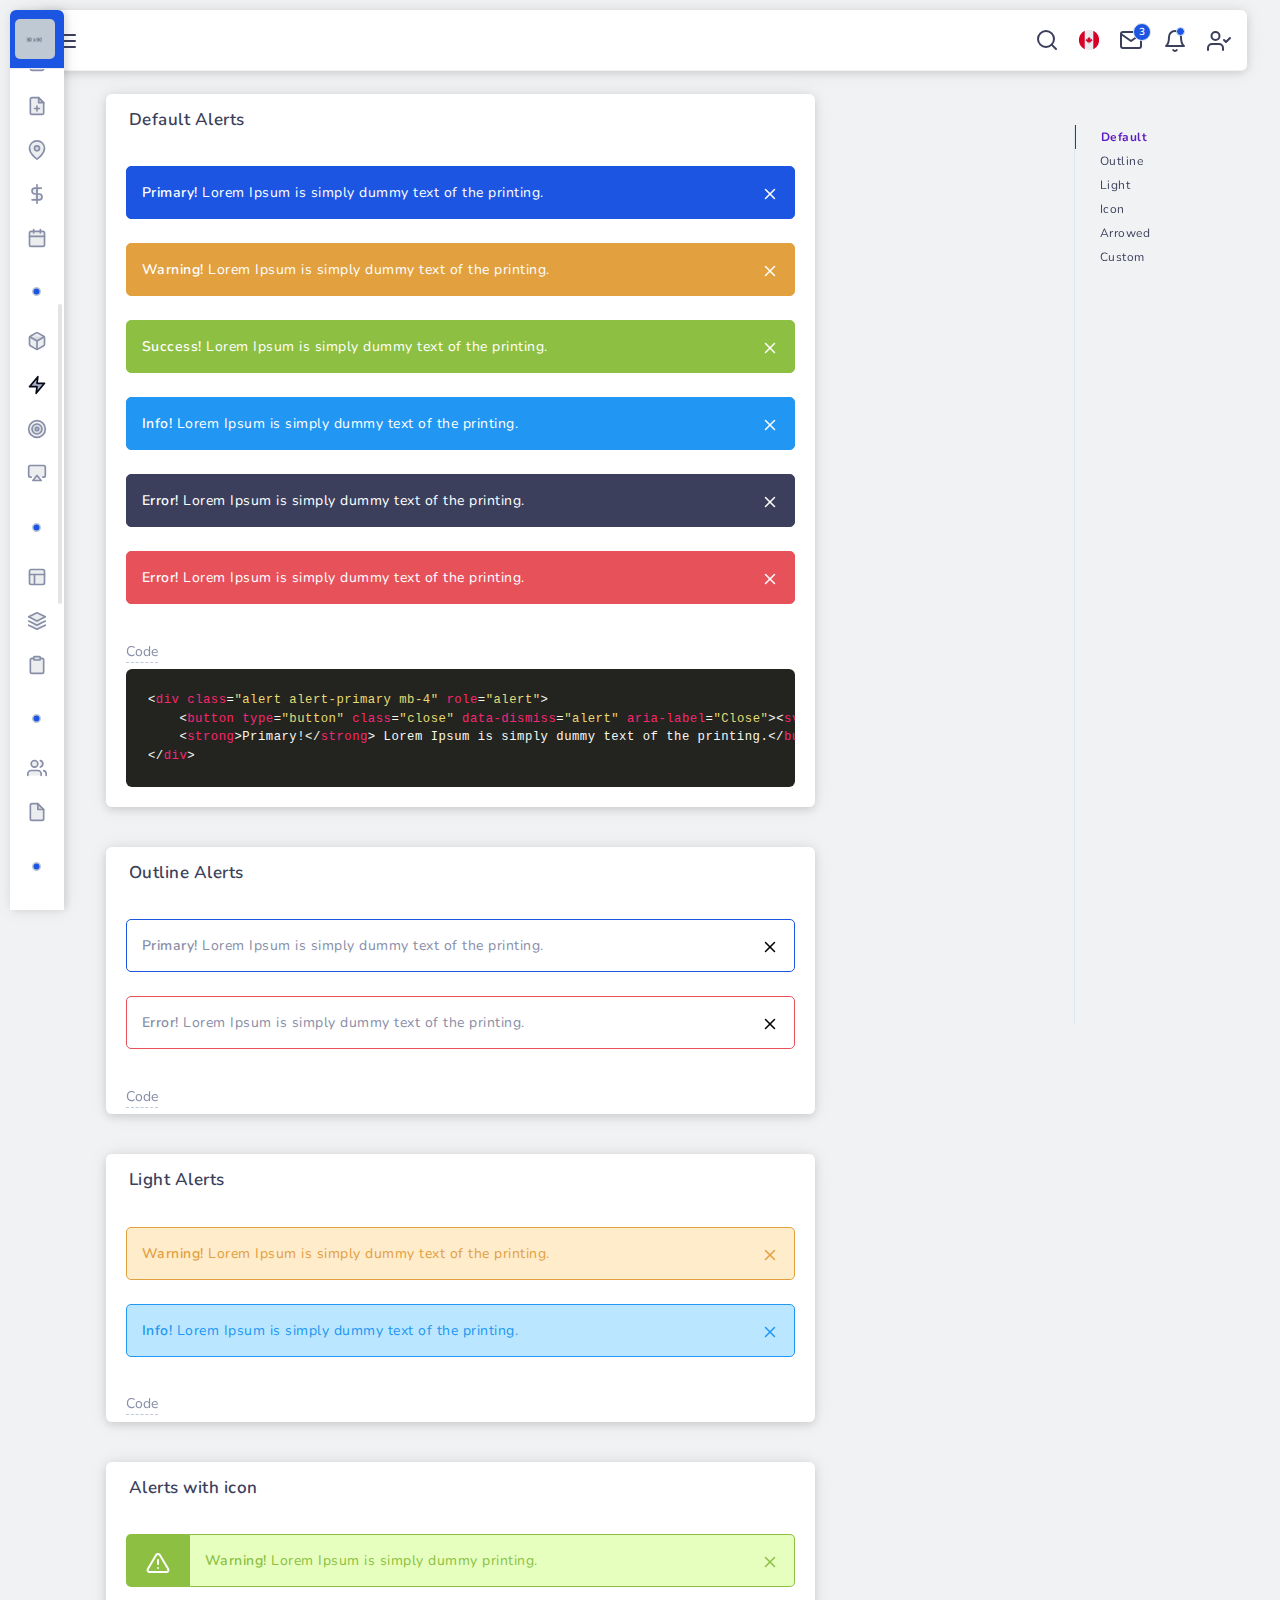
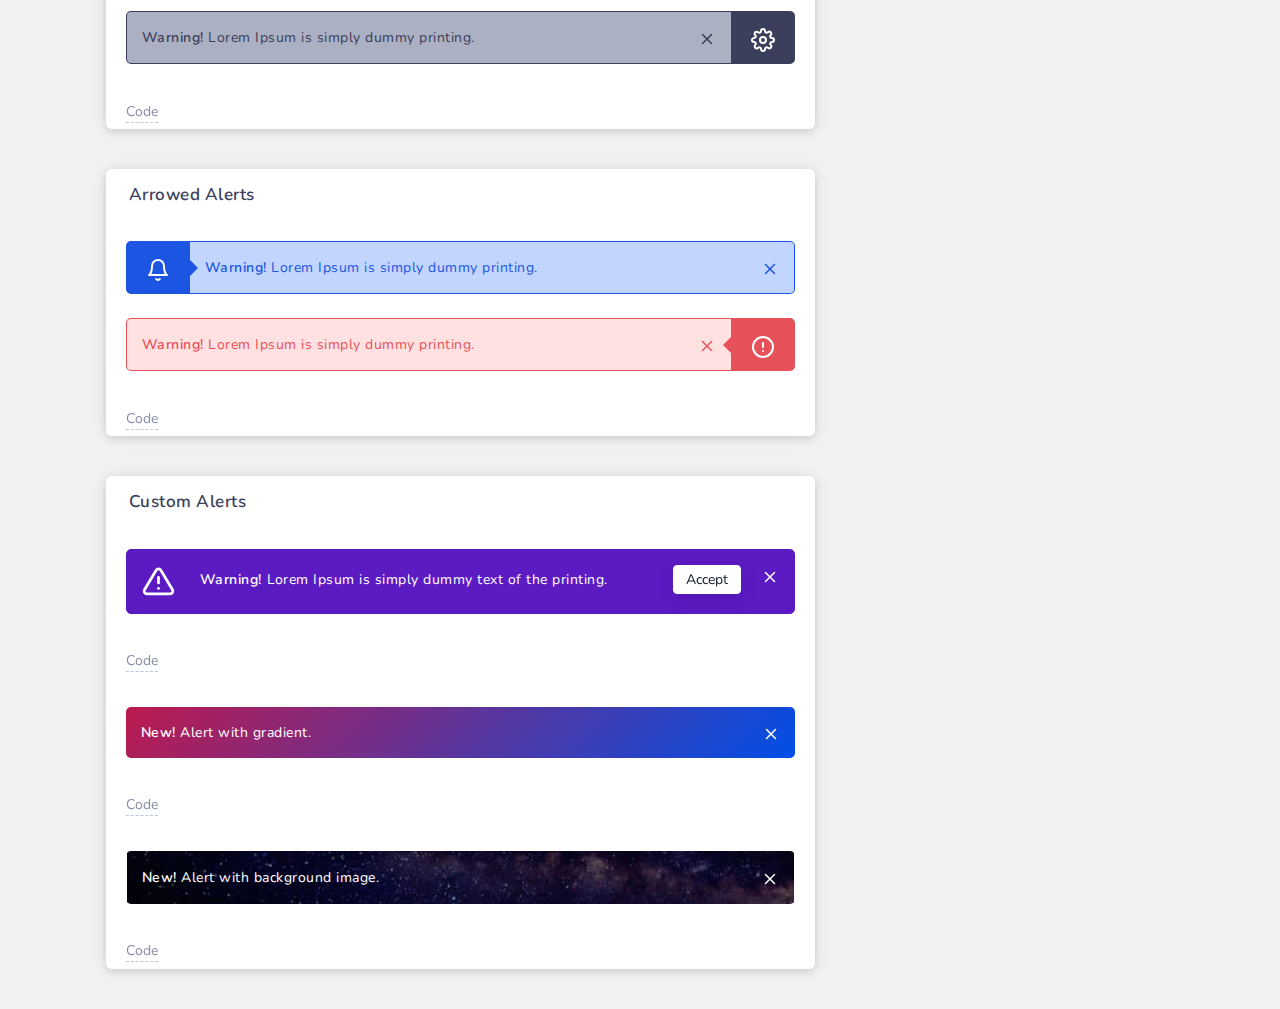
<file: app/element_alerts.html>
<!DOCTYPE html>
<html lang="en">
<head>
    <meta charset="utf-8">
    <meta http-equiv="X-UA-Compatible" content="IE=edge">
    <meta name="viewport" content="width=device-width, initial-scale=1, maximum-scale=1, shrink-to-fit=no">
    <title>Alerts | CORK - Multipurpose Bootstrap Dashboard Template </title>
    <link rel="icon" type="image/x-icon" href="assets/img/favicon.ico"/>
    <!-- BEGIN GLOBAL MANDATORY STYLES -->
    <link href="https://fonts.googleapis.com/css?family=Nunito:400,600,700" rel="stylesheet">
    <link href="bootstrap/css/bootstrap.min.css" rel="stylesheet" type="text/css" />
    <link href="assets/css/plugins.css" rel="stylesheet" type="text/css" />
    <link href="assets/css/scrollspyNav.css" rel="stylesheet" type="text/css" />
    <!-- END GLOBAL MANDATORY STYLES -->
    
    <!--  BEGIN CUSTOM STYLE FILE  -->
    <link rel="stylesheet" type="text/css" href="assets/css/elements/alert.css">
    <style>
        .btn-light { border-color: transparent; }
    </style>
    <!--  END CUSTOM STYLE FILE  -->
</head>
<body class="alt-menu sidebar-noneoverflow" data-spy="scroll" data-target="#navSection" data-offset="140">
    
    <!--  BEGIN NAVBAR  -->
    <div class="header-container fixed-top">
        <header class="header navbar navbar-expand-sm expand-header">
            <a href="javascript:void(0);" class="sidebarCollapse" data-placement="bottom"><svg xmlns="http://www.w3.org/2000/svg" width="24" height="24" viewBox="0 0 24 24" fill="none" stroke="currentColor" stroke-width="2" stroke-linecap="round" stroke-linejoin="round" class="feather feather-menu"><line x1="3" y1="12" x2="21" y2="12"></line><line x1="3" y1="6" x2="21" y2="6"></line><line x1="3" y1="18" x2="21" y2="18"></line></svg></a>

            <ul class="navbar-item flex-row ml-auto">

                <li class="nav-item align-self-center search-animated">
                    <svg xmlns="http://www.w3.org/2000/svg" width="24" height="24" viewBox="0 0 24 24" fill="none" stroke="currentColor" stroke-width="2" stroke-linecap="round" stroke-linejoin="round" class="feather feather-search toggle-search"><circle cx="11" cy="11" r="8"></circle><line x1="21" y1="21" x2="16.65" y2="16.65"></line></svg>
                    <form class="form-inline search-full form-inline search" role="search">
                        <div class="search-bar">
                            <input type="text" class="form-control search-form-control  ml-lg-auto" placeholder="Search...">
                        </div>
                    </form>
                </li>

                <li class="nav-item dropdown language-dropdown">
                    <a href="javascript:void(0);" class="nav-link dropdown-toggle" id="language-dropdown" data-toggle="dropdown" aria-haspopup="true" aria-expanded="false">
                        <img src="assets/img/ca.png" class="flag-width" alt="flag">
                    </a>
                    <div class="dropdown-menu position-absolute" aria-labelledby="language-dropdown">
                        <a class="dropdown-item d-flex" href="javascript:void(0);"><img src="assets/img/de.png" class="flag-width" alt="flag"> <span class="align-self-center">&nbsp;German</span></a>
                        <a class="dropdown-item d-flex" href="javascript:void(0);"><img src="assets/img/jp.png" class="flag-width" alt="flag"> <span class="align-self-center">&nbsp;Japanese</span></a>
                        <a class="dropdown-item d-flex" href="javascript:void(0);"><img src="assets/img/fr.png" class="flag-width" alt="flag"> <span class="align-self-center">&nbsp;French</span></a>
                        <a class="dropdown-item d-flex" href="javascript:void(0);"><img src="assets/img/ca.png" class="flag-width" alt="flag"> <span class="align-self-center">&nbsp;English</span></a>
                    </div>
                </li>
                
                <li class="nav-item dropdown message-dropdown">
                    <a href="javascript:void(0);" class="nav-link dropdown-toggle" id="messageDropdown" data-toggle="dropdown" aria-haspopup="true" aria-expanded="false">
                        <svg xmlns="http://www.w3.org/2000/svg" width="24" height="24" viewBox="0 0 24 24" fill="none" stroke="currentColor" stroke-width="2" stroke-linecap="round" stroke-linejoin="round" class="feather feather-mail"><path d="M4 4h16c1.1 0 2 .9 2 2v12c0 1.1-.9 2-2 2H4c-1.1 0-2-.9-2-2V6c0-1.1.9-2 2-2z"></path><polyline points="22,6 12,13 2,6"></polyline></svg><span class="badge badge-primary">3</span>
                    </a>
                    <div class="dropdown-menu position-absolute e-animated e-fadeInUp" aria-labelledby="messageDropdown">
                        <div class="">
                            <a class="dropdown-item">
                                <div class="">
                                    <div class="media notification-new">
                                        <div class="notification-icon">
                                            <div class="icon-svg mr-3">
                                                <svg xmlns="http://www.w3.org/2000/svg" width="24" height="24" viewBox="0 0 24 24" fill="none" stroke="currentColor" stroke-width="2" stroke-linecap="round" stroke-linejoin="round" class="feather feather-message-square"><path d="M21 15a2 2 0 0 1-2 2H7l-4 4V5a2 2 0 0 1 2-2h14a2 2 0 0 1 2 2z"></path></svg>
                                            </div>
                                        </div>
                                        <div class="media-body">
                                                <p class="meta-title mr-3">5 messages for group</p>
                                                <p class="message-text">Kelly, Amy, Shaun</p>
                                                <p class="meta-time align-self-center mb-0">Yesterday</p>
                                        </div>
                                    </div>
                                </div>
                            </a>
                            <a class="dropdown-item">
                                <div class="">
                                    <div class="media notification-new">
                                        <div class="usr-profile-img mr-3">
                                            <div class="user-profile">
                                                <div class="">KY</div>
                                            </div>
                                        </div>
                                        <div class="media-body">
                                                <p class="meta-user-name mr-3">Kara Young</p>
                                                <p class="message-text">Some quick example text to build the notification ..</p>
                                                <p class="meta-time align-self-center mb-0">2 hours ago</p>
                                        </div>
                                    </div>
                                </div>
                            </a>
                            <a class="dropdown-item">
                                <div class="">
                                    <div class="media notification-new">
                                        <div class="notification-icon">
                                            <div class="icon-svg mr-3">
                                                <svg xmlns="http://www.w3.org/2000/svg" width="24" height="24" viewBox="0 0 24 24" fill="none" stroke="currentColor" stroke-width="2" stroke-linecap="round" stroke-linejoin="round" class="feather feather-mail"><path d="M4 4h16c1.1 0 2 .9 2 2v12c0 1.1-.9 2-2 2H4c-1.1 0-2-.9-2-2V6c0-1.1.9-2 2-2z"></path><polyline points="22,6 12,13 2,6"></polyline></svg>
                                            </div>
                                        </div>
                                        <div class="media-body">
                                                <p class="meta-title mr-3">1 new email</p>
                                                <p class="message-text">Anderson.Daisy@mail.com</p>
                                                <p class="meta-time align-self-center mb-0">Yesterday</p>
                                        </div>
                                    </div>
                                </div>
                            </a>
                        </div>
                    </div>
                </li>

                <li class="nav-item dropdown notification-dropdown">
                    <a href="javascript:void(0);" class="nav-link dropdown-toggle" id="notificationDropdown" data-toggle="dropdown" aria-haspopup="true" aria-expanded="false">
                        <svg xmlns="http://www.w3.org/2000/svg" width="24" height="24" viewBox="0 0 24 24" fill="none" stroke="currentColor" stroke-width="2" stroke-linecap="round" stroke-linejoin="round" class="feather feather-bell"><path d="M18 8A6 6 0 0 0 6 8c0 7-3 9-3 9h18s-3-2-3-9"></path><path d="M13.73 21a2 2 0 0 1-3.46 0"></path></svg><span class="badge badge-success"></span>
                    </a>
                    <div class="dropdown-menu position-absolute e-animated e-fadeInUp" aria-labelledby="notificationDropdown">
                        <div class="notification-scroll">

                            <div class="dropdown-item">
                                <div class="media">
                                    <svg xmlns="http://www.w3.org/2000/svg" width="24" height="24" viewBox="0 0 24 24" fill="none" stroke="currentColor" stroke-width="2" stroke-linecap="round" stroke-linejoin="round" class="feather feather-message-square"><path d="M21 15a2 2 0 0 1-2 2H7l-4 4V5a2 2 0 0 1 2-2h14a2 2 0 0 1 2 2z"></path></svg>
                                    <div class="media-body">
                                        <div class="notification-para"><span class="user-name">Shaun Park</span> commented on your post.</div>
                                        <div class="notification-meta-time">5 mins ago</div>
                                    </div>
                                </div>
                            </div>

                            <div class="dropdown-item">
                                <div class="media">                                    
                                    <svg xmlns="http://www.w3.org/2000/svg" width="24" height="24" viewBox="0 0 24 24" fill="none" stroke="currentColor" stroke-width="2" stroke-linecap="round" stroke-linejoin="round" class="feather feather-thumbs-up"><path d="M14 9V5a3 3 0 0 0-3-3l-4 9v11h11.28a2 2 0 0 0 2-1.7l1.38-9a2 2 0 0 0-2-2.3zM7 22H4a2 2 0 0 1-2-2v-7a2 2 0 0 1 2-2h3"></path></svg>
                                    <div class="media-body">
                                        <div class="notification-para"><span class="user-name">Kelly Young</span> likes your photo</div>
                                        <div class="notification-meta-time">8 mins ago</div>
                                    </div>
                                </div>
                            </div>

                            <div class="dropdown-item">
                                <div class="media">
                                    <svg xmlns="http://www.w3.org/2000/svg" width="24" height="24" viewBox="0 0 24 24" fill="none" stroke="currentColor" stroke-width="2" stroke-linecap="round" stroke-linejoin="round" class="feather feather-send"><line x1="22" y1="2" x2="11" y2="13"></line><polygon points="22 2 15 22 11 13 2 9 22 2"></polygon></svg>
                                    <div class="media-body">
                                        <div class="notification-para">Invitation successfully sent to <span class="user-name">Amy Diaz</span></div>
                                        <div class="notification-meta-time">10 mins ago</div>
                                    </div>
                                </div>
                            </div>
                        </div>
                    </div>
                </li>

                <li class="nav-item dropdown user-profile-dropdown  order-lg-0 order-1">
                    <a href="javascript:void(0);" class="nav-link dropdown-toggle user" id="userProfileDropdown" data-toggle="dropdown" aria-haspopup="true" aria-expanded="false">
                        <svg xmlns="http://www.w3.org/2000/svg" width="24" height="24" viewBox="0 0 24 24" fill="none" stroke="currentColor" stroke-width="2" stroke-linecap="round" stroke-linejoin="round" class="feather feather-user-check"><path d="M16 21v-2a4 4 0 0 0-4-4H5a4 4 0 0 0-4 4v2"></path><circle cx="8.5" cy="7" r="4"></circle><polyline points="17 11 19 13 23 9"></polyline></svg>
                    </a>
                    <div class="dropdown-menu position-absolute e-animated e-fadeInUp" aria-labelledby="userProfileDropdown">
                        <div class="user-profile-section">                            
                            <div class="media mx-auto">
                                <img src="assets/img/90x90.jpg" class="img-fluid mr-2" alt="avatar">
                                <div class="media-body">
                                    <h5>Alan Green</h5>
                                    <p>Web Developer</p>
                                </div>
                            </div>
                        </div>
                        <div class="dropdown-item">
                            <a href="user_profile.html">
                                <svg xmlns="http://www.w3.org/2000/svg" width="24" height="24" viewBox="0 0 24 24" fill="none" stroke="currentColor" stroke-width="2" stroke-linecap="round" stroke-linejoin="round" class="feather feather-user"><path d="M20 21v-2a4 4 0 0 0-4-4H8a4 4 0 0 0-4 4v2"></path><circle cx="12" cy="7" r="4"></circle></svg> <span>My Profile</span>
                            </a>
                        </div>
                        <div class="dropdown-item">
                            <a href="apps_mailbox.html">
                                <svg xmlns="http://www.w3.org/2000/svg" width="24" height="24" viewBox="0 0 24 24" fill="none" stroke="currentColor" stroke-width="2" stroke-linecap="round" stroke-linejoin="round" class="feather feather-inbox"><polyline points="22 12 16 12 14 15 10 15 8 12 2 12"></polyline><path d="M5.45 5.11L2 12v6a2 2 0 0 0 2 2h16a2 2 0 0 0 2-2v-6l-3.45-6.89A2 2 0 0 0 16.76 4H7.24a2 2 0 0 0-1.79 1.11z"></path></svg> <span>My Inbox</span>
                            </a>
                        </div>
                        <div class="dropdown-item">
                            <a href="auth_lockscreen.html">
                                <svg xmlns="http://www.w3.org/2000/svg" width="24" height="24" viewBox="0 0 24 24" fill="none" stroke="currentColor" stroke-width="2" stroke-linecap="round" stroke-linejoin="round" class="feather feather-lock"><rect x="3" y="11" width="18" height="11" rx="2" ry="2"></rect><path d="M7 11V7a5 5 0 0 1 10 0v4"></path></svg> <span>Lock Screen</span>
                            </a>
                        </div>
                        <div class="dropdown-item">
                            <a href="auth_login.html">
                                <svg xmlns="http://www.w3.org/2000/svg" width="24" height="24" viewBox="0 0 24 24" fill="none" stroke="currentColor" stroke-width="2" stroke-linecap="round" stroke-linejoin="round" class="feather feather-log-out"><path d="M9 21H5a2 2 0 0 1-2-2V5a2 2 0 0 1 2-2h4"></path><polyline points="16 17 21 12 16 7"></polyline><line x1="21" y1="12" x2="9" y2="12"></line></svg> <span>Log Out</span>
                            </a>
                        </div>
                    </div>
                </li>
            </ul>
        </header>
    </div>
    <!--  END NAVBAR  -->

    <!--  BEGIN MAIN CONTAINER  -->
    <div class="main-container sidebar-closed sbar-open" id="container">

        <div class="overlay"></div>
        <div class="cs-overlay"></div>
        <div class="search-overlay"></div>

        <div class="sidenav-overlay"></div>

        <!--  BEGIN SIDEBAR  -->
        <div class="sidebar-wrapper sidebar-theme">
            
            <nav id="sidebar">

                <ul class="navbar-nav theme-brand flex-row  text-center">
                    <li class="nav-item theme-logo">
                        <a href="index.html">
                            <img src="assets/img/90x90.jpg" class="navbar-logo" alt="logo">
                        </a>
                    </li>
                    <li class="nav-item theme-text">
                        <a href="index.html" class="nav-link"> CORK </a>
                    </li>
                </ul>

                <ul class="list-unstyled menu-categories" id="accordionExample">
                    <li class="menu">
                        <a href="#dashboard" data-toggle="collapse" aria-expanded="false" class="dropdown-toggle">
                            <div class="">
                                <svg xmlns="http://www.w3.org/2000/svg" width="24" height="24" viewBox="0 0 24 24" fill="none" stroke="currentColor" stroke-width="2" stroke-linecap="round" stroke-linejoin="round" class="feather feather-home"><path d="M3 9l9-7 9 7v11a2 2 0 0 1-2 2H5a2 2 0 0 1-2-2z"></path><polyline points="9 22 9 12 15 12 15 22"></polyline></svg>
                                <span>Dashboard</span>
                            </div>
                            <div>
                                <svg xmlns="http://www.w3.org/2000/svg" width="24" height="24" viewBox="0 0 24 24" fill="none" stroke="currentColor" stroke-width="2" stroke-linecap="round" stroke-linejoin="round" class="feather feather-chevron-right"><polyline points="9 18 15 12 9 6"></polyline></svg>
                            </div>
                        </a>
                        <ul class="collapse submenu list-unstyled" id="dashboard" data-parent="#accordionExample">
                            <li>
                                <a href="index.html"> Analytics </a>
                            </li>
                            <li>
                                <a href="index2.html"> Sales </a>
                            </li>
                        </ul>
                    </li>

                    <li class="menu menu-heading">
                        <div class="heading"><svg xmlns="http://www.w3.org/2000/svg" width="24" height="24" viewBox="0 0 24 24" fill="none" stroke="currentColor" stroke-width="2" stroke-linecap="round" stroke-linejoin="round" class="feather feather-circle"><circle cx="12" cy="12" r="10"></circle></svg><span>Apps</span></div>
                    </li>

                    <li class="menu">
                        <a href="apps_chat.html" aria-expanded="false" class="dropdown-toggle">
                            <div class="">
                                <svg xmlns="http://www.w3.org/2000/svg" width="24" height="24" viewBox="0 0 24 24" fill="none" stroke="currentColor" stroke-width="2" stroke-linecap="round" stroke-linejoin="round" class="feather feather-message-square"><path d="M21 15a2 2 0 0 1-2 2H7l-4 4V5a2 2 0 0 1 2-2h14a2 2 0 0 1 2 2z"></path></svg>
                                <span>Chat</span>
                            </div>
                        </a>
                    </li>

                    <li class="menu">
                        <a href="apps_mailbox.html" aria-expanded="false" class="dropdown-toggle">
                            <div class="">
                                <svg xmlns="http://www.w3.org/2000/svg" width="24" height="24" viewBox="0 0 24 24" fill="none" stroke="currentColor" stroke-width="2" stroke-linecap="round" stroke-linejoin="round" class="feather feather-mail"><path d="M4 4h16c1.1 0 2 .9 2 2v12c0 1.1-.9 2-2 2H4c-1.1 0-2-.9-2-2V6c0-1.1.9-2 2-2z"></path><polyline points="22,6 12,13 2,6"></polyline></svg>
                                <span>Mailbox</span>
                            </div>
                        </a>
                    </li>

                    <li class="menu">
                        <a href="apps_todoList.html" aria-expanded="false" class="dropdown-toggle">
                            <div class="">
                                <svg xmlns="http://www.w3.org/2000/svg" width="24" height="24" viewBox="0 0 24 24" fill="none" stroke="currentColor" stroke-width="2" stroke-linecap="round" stroke-linejoin="round" class="feather feather-edit"><path d="M11 4H4a2 2 0 0 0-2 2v14a2 2 0 0 0 2 2h14a2 2 0 0 0 2-2v-7"></path><path d="M18.5 2.5a2.121 2.121 0 0 1 3 3L12 15l-4 1 1-4 9.5-9.5z"></path></svg>
                                <span>Todo List</span>
                            </div>
                        </a>
                    </li>

                    <li class="menu">
                        <a href="apps_notes.html" aria-expanded="false" class="dropdown-toggle">
                            <div class="">
                                <svg xmlns="http://www.w3.org/2000/svg" width="24" height="24" viewBox="0 0 24 24" fill="none" stroke="currentColor" stroke-width="2" stroke-linecap="round" stroke-linejoin="round" class="feather feather-file-text"><path d="M14 2H6a2 2 0 0 0-2 2v16a2 2 0 0 0 2 2h12a2 2 0 0 0 2-2V8z"></path><polyline points="14 2 14 8 20 8"></polyline><line x1="16" y1="13" x2="8" y2="13"></line><line x1="16" y1="17" x2="8" y2="17"></line><polyline points="10 9 9 9 8 9"></polyline></svg>
                                <span>Notes</span>
                            </div>
                        </a>
                    </li>

                    <li class="menu">
                        <a href="apps_scrumboard.html" aria-expanded="false" class="dropdown-toggle">
                            <div class="">
                                <svg xmlns="http://www.w3.org/2000/svg" width="24" height="24" viewBox="0 0 24 24" fill="none" stroke="currentColor" stroke-width="2" stroke-linecap="round" stroke-linejoin="round" class="feather feather-file-plus"><path d="M14 2H6a2 2 0 0 0-2 2v16a2 2 0 0 0 2 2h12a2 2 0 0 0 2-2V8z"></path><polyline points="14 2 14 8 20 8"></polyline><line x1="12" y1="18" x2="12" y2="12"></line><line x1="9" y1="15" x2="15" y2="15"></line></svg>
                                <span>Scrumboard</span>
                            </div>
                        </a>
                    </li>

                    <li class="menu">
                        <a href="apps_contacts.html" aria-expanded="false" class="dropdown-toggle">
                            <div class="">
                                <svg xmlns="http://www.w3.org/2000/svg" width="24" height="24" viewBox="0 0 24 24" fill="none" stroke="currentColor" stroke-width="2" stroke-linecap="round" stroke-linejoin="round" class="feather feather-map-pin"><path d="M21 10c0 7-9 13-9 13s-9-6-9-13a9 9 0 0 1 18 0z"></path><circle cx="12" cy="10" r="3"></circle></svg>
                                <span>Contacts</span>
                            </div>
                        </a>
                    </li>

                    <li class="menu">
                        <a href="apps_invoice.html" aria-expanded="false" class="dropdown-toggle">
                            <div class="">
                                <svg xmlns="http://www.w3.org/2000/svg" width="24" height="24" viewBox="0 0 24 24" fill="none" stroke="currentColor" stroke-width="2" stroke-linecap="round" stroke-linejoin="round" class="feather feather-dollar-sign"><line x1="12" y1="1" x2="12" y2="23"></line><path d="M17 5H9.5a3.5 3.5 0 0 0 0 7h5a3.5 3.5 0 0 1 0 7H6"></path></svg>
                                <span>Invoice List</span>
                            </div>
                        </a>
                    </li>

                    <li class="menu">
                        <a href="apps_calendar.html" aria-expanded="false" class="dropdown-toggle">
                            <div class="">
                                <svg xmlns="http://www.w3.org/2000/svg" width="24" height="24" viewBox="0 0 24 24" fill="none" stroke="currentColor" stroke-width="2" stroke-linecap="round" stroke-linejoin="round" class="feather feather-calendar"><rect x="3" y="4" width="18" height="18" rx="2" ry="2"></rect><line x1="16" y1="2" x2="16" y2="6"></line><line x1="8" y1="2" x2="8" y2="6"></line><line x1="3" y1="10" x2="21" y2="10"></line></svg>
                                <span>Calendar</span>
                            </div>
                        </a>
                    </li>

                    <li class="menu menu-heading">
                        <div class="heading"><svg xmlns="http://www.w3.org/2000/svg" width="24" height="24" viewBox="0 0 24 24" fill="none" stroke="currentColor" stroke-width="2" stroke-linecap="round" stroke-linejoin="round" class="feather feather-circle"><circle cx="12" cy="12" r="10"></circle></svg><span>USER INTERFACE</span></div>
                    </li>

                    <li class="menu">
                        <a href="#components" data-toggle="collapse" aria-expanded="false" class="dropdown-toggle">
                            <div class="">
                                <svg xmlns="http://www.w3.org/2000/svg" width="24" height="24" viewBox="0 0 24 24" fill="none" stroke="currentColor" stroke-width="2" stroke-linecap="round" stroke-linejoin="round" class="feather feather-box"><path d="M21 16V8a2 2 0 0 0-1-1.73l-7-4a2 2 0 0 0-2 0l-7 4A2 2 0 0 0 3 8v8a2 2 0 0 0 1 1.73l7 4a2 2 0 0 0 2 0l7-4A2 2 0 0 0 21 16z"></path><polyline points="3.27 6.96 12 12.01 20.73 6.96"></polyline><line x1="12" y1="22.08" x2="12" y2="12"></line></svg>
                                <span>Components</span>
                            </div>
                            <div>
                                <svg xmlns="http://www.w3.org/2000/svg" width="24" height="24" viewBox="0 0 24 24" fill="none" stroke="currentColor" stroke-width="2" stroke-linecap="round" stroke-linejoin="round" class="feather feather-chevron-right"><polyline points="9 18 15 12 9 6"></polyline></svg>
                            </div>
                        </a>
                        <ul class="collapse submenu list-unstyled" id="components" data-parent="#accordionExample">
                            <li>
                                <a href="component_tabs.html"> Tabs </a>
                            </li>
                            <li>
                                <a href="component_accordion.html"> Accordions  </a>
                            </li>
                            <li>
                                <a href="component_modal.html"> Modals </a>
                            </li>                            
                            <li>
                                <a href="component_cards.html"> Cards </a>
                            </li>
                            <li>
                                <a href="component_bootstrap_carousel.html">Carousel</a>
                            </li>
                            <li>
                                <a href="component_blockui.html"> Block UI </a>
                            </li>
                            <li>
                                <a href="component_countdown.html"> Countdown </a>
                            </li>
                            <li>
                                <a href="component_counter.html"> Counter </a>
                            </li>
                            <li>
                                <a href="component_sweetalert.html"> Sweet Alerts </a>
                            </li>
                            <li>
                                <a href="component_timeline.html"> Timeline </a>
                            </li>
                            <li>
                                <a href="component_snackbar.html"> Notifications </a>
                            </li>
                            <li>
                                <a href="component_session_timeout.html"> Session Timeout </a>
                            </li>
                            <li>
                                <a href="component_media_object.html"> Media Object </a>
                            </li>
                            <li>
                                <a href="component_list_group.html"> List Group </a>
                            </li>
                            <li>
                                <a href="component_pricing_table.html"> Pricing Tables </a>
                            </li>
                            <li>
                                <a href="component_lightbox.html"> Lightbox </a>
                            </li>
                        </ul>
                    </li>

                    <li class="menu active">
                        <a href="#elements" data-toggle="collapse" aria-expanded="true" class="dropdown-toggle">
                            <div class="">
                                <svg xmlns="http://www.w3.org/2000/svg" width="24" height="24" viewBox="0 0 24 24" fill="none" stroke="currentColor" stroke-width="2" stroke-linecap="round" stroke-linejoin="round" class="feather feather-zap"><polygon points="13 2 3 14 12 14 11 22 21 10 12 10 13 2"></polygon></svg>
                                <span>Elements</span>
                            </div>
                            <div>
                                <svg xmlns="http://www.w3.org/2000/svg" width="24" height="24" viewBox="0 0 24 24" fill="none" stroke="currentColor" stroke-width="2" stroke-linecap="round" stroke-linejoin="round" class="feather feather-chevron-right"><polyline points="9 18 15 12 9 6"></polyline></svg>
                            </div>
                        </a>
                        <ul class="collapse submenu recent-submenu mini-recent-submenu list-unstyled show" id="elements" data-parent="#accordionExample">
                            <li class="active">
                                <a href="element_alerts.html"> Alerts </a>
                            </li>
                            <li>
                                <a href="element_avatar.html"> Avatar </a>
                            </li>
                            <li>
                                <a href="element_badges.html"> Badges </a>
                            </li>
                            <li>
                                <a href="element_breadcrumbs.html"> Breadcrumbs </a>
                            </li>                            
                            <li>
                                <a href="element_buttons.html"> Buttons </a>
                            </li>
                            <li>
                                <a href="element_buttons_group.html"> Button Groups </a>
                            </li>
                            <li>
                                <a href="element_color_library.html"> Color Library </a>
                            </li>
                            <li>
                                <a href="element_dropdown.html"> Dropdown </a>
                            </li>
                            <li>
                                <a href="element_infobox.html"> Infobox </a>
                            </li>
                            <li>
                                <a href="element_jumbotron.html"> Jumbotron </a>
                            </li>
                            <li>
                                <a href="element_loader.html"> Loader </a>
                            </li>
                            <li>
                                <a href="element_pagination.html"> Pagination </a>
                            </li>
                            <li>
                                <a href="element_popovers.html"> Popovers </a>
                            </li>
                            <li>
                                <a href="element_progress_bar.html"> Progress Bar </a>
                            </li>
                            <li>
                                <a href="element_search.html"> Search </a>
                            </li>
                            <li>
                                <a href="element_tooltips.html"> Tooltips </a>
                            </li>
                            <li>
                                <a href="element_treeview.html"> Treeview </a>
                            </li>
                            <li>
                                <a href="element_typography.html"> Typography </a>
                            </li>
                        </ul>
                    </li>

                    <li class="menu">
                        <a href="fonticons.html" aria-expanded="false" class="dropdown-toggle">
                            <div class="">
                                <svg xmlns="http://www.w3.org/2000/svg" width="24" height="24" viewBox="0 0 24 24" fill="none" stroke="currentColor" stroke-width="2" stroke-linecap="round" stroke-linejoin="round" class="feather feather-target"><circle cx="12" cy="12" r="10"></circle><circle cx="12" cy="12" r="6"></circle><circle cx="12" cy="12" r="2"></circle></svg>
                                <span>Font Icons</span>
                            </div>
                        </a>
                    </li>

                    <li class="menu">
                        <a href="widgets.html" aria-expanded="false" class="dropdown-toggle">
                            <div class="">
                                <svg xmlns="http://www.w3.org/2000/svg" width="24" height="24" viewBox="0 0 24 24" fill="none" stroke="currentColor" stroke-width="2" stroke-linecap="round" stroke-linejoin="round" class="feather feather-airplay"><path d="M5 17H4a2 2 0 0 1-2-2V5a2 2 0 0 1 2-2h16a2 2 0 0 1 2 2v10a2 2 0 0 1-2 2h-1"></path><polygon points="12 15 17 21 7 21 12 15"></polygon></svg>
                                <span>Widgets</span>
                            </div>
                        </a>
                    </li>

                    <li class="menu menu-heading">
                        <div class="heading"><svg xmlns="http://www.w3.org/2000/svg" width="24" height="24" viewBox="0 0 24 24" fill="none" stroke="currentColor" stroke-width="2" stroke-linecap="round" stroke-linejoin="round" class="feather feather-circle"><circle cx="12" cy="12" r="10"></circle></svg><span>TABLES AND FORMS</span></div>
                    </li>

                    <li class="menu">
                        <a href="table_basic.html" aria-expanded="false" class="dropdown-toggle">
                            <div class="">
                                <svg xmlns="http://www.w3.org/2000/svg" width="24" height="24" viewBox="0 0 24 24" fill="none" stroke="currentColor" stroke-width="2" stroke-linecap="round" stroke-linejoin="round" class="feather feather-layout"><rect x="3" y="3" width="18" height="18" rx="2" ry="2"></rect><line x1="3" y1="9" x2="21" y2="9"></line><line x1="9" y1="21" x2="9" y2="9"></line></svg>
                                <span>Tables</span>
                            </div>
                        </a>
                    </li>

                    <li class="menu">
                        <a href="#datatables" data-toggle="collapse" aria-expanded="false" class="dropdown-toggle">
                            <div class="">
                                <svg xmlns="http://www.w3.org/2000/svg" width="24" height="24" viewBox="0 0 24 24" fill="none" stroke="currentColor" stroke-width="2" stroke-linecap="round" stroke-linejoin="round" class="feather feather-layers"><polygon points="12 2 2 7 12 12 22 7 12 2"></polygon><polyline points="2 17 12 22 22 17"></polyline><polyline points="2 12 12 17 22 12"></polyline></svg>
                                <span>DataTables</span>
                            </div>
                            <div>
                                <svg xmlns="http://www.w3.org/2000/svg" width="24" height="24" viewBox="0 0 24 24" fill="none" stroke="currentColor" stroke-width="2" stroke-linecap="round" stroke-linejoin="round" class="feather feather-chevron-right"><polyline points="9 18 15 12 9 6"></polyline></svg>
                            </div>
                        </a>
                        <ul class="collapse submenu list-unstyled" id="datatables" data-parent="#accordionExample">
                            <li>
                                <a href="table_dt_basic.html"> Basic </a>
                            </li>
                            <li>
                                <a href="table_dt_basic-dark.html"> Dark </a>
                            </li>
                            <li>
                                <a href="table_dt_ordering_sorting.html"> Order Sorting </a>
                            </li>
                            <li>
                                <a href="table_dt_multi-column_ordering.html"> Multi-Column </a>
                            </li>
                            <li>
                                <a href="table_dt_multiple_tables.html"> Multiple Tables</a>
                            </li>
                            <li>
                                <a href="table_dt_alternative_pagination.html"> Alt. Pagination</a>
                            </li>
                            <li>
                                <a href="table_dt_custom.html"> Custom </a>
                            </li>
                            <li>
                                <a href="table_dt_range_search.html"> Range Search </a>
                            </li>
                            <li>
                                <a href="table_dt_html5.html"> HTML5 Export </a>
                            </li>
                            <li>
                                <a href="table_dt_live_dom_ordering.html"> Live DOM ordering </a>
                            </li>
                            <li>
                                <a href="table_dt_miscellaneous.html"> Miscellaneous </a>
                            </li>
                        </ul>
                    </li>

                    <li class="menu">
                        <a href="#forms" data-toggle="collapse" aria-expanded="false" class="dropdown-toggle">
                            <div class="">
                                <svg xmlns="http://www.w3.org/2000/svg" width="24" height="24" viewBox="0 0 24 24" fill="none" stroke="currentColor" stroke-width="2" stroke-linecap="round" stroke-linejoin="round" class="feather feather-clipboard"><path d="M16 4h2a2 2 0 0 1 2 2v14a2 2 0 0 1-2 2H6a2 2 0 0 1-2-2V6a2 2 0 0 1 2-2h2"></path><rect x="8" y="2" width="8" height="4" rx="1" ry="1"></rect></svg>
                                <span>Forms</span>
                            </div>
                            <div>
                                <svg xmlns="http://www.w3.org/2000/svg" width="24" height="24" viewBox="0 0 24 24" fill="none" stroke="currentColor" stroke-width="2" stroke-linecap="round" stroke-linejoin="round" class="feather feather-chevron-right"><polyline points="9 18 15 12 9 6"></polyline></svg>
                            </div>
                        </a>
                        <ul class="collapse submenu list-unstyled" id="forms" data-parent="#accordionExample">
                            <li>
                                <a href="form_bootstrap_basic.html"> Basic </a>
                            </li>
                            <li>
                                <a href="form_input_group_basic.html"> Input Group </a>
                            </li>
                            <li>
                                <a href="form_layouts.html"> Layouts </a>
                            </li>
                            <li>
                                <a href="form_validation.html"> Validation </a>
                            </li>
                            <li>
                                <a href="form_input_mask.html"> Input Mask </a>
                            </li>
                            <li>
                                <a href="form_bootstrap_select.html"> Bootstrap Select </a>
                            </li>
                            <li>
                                <a href="form_select2.html"> Select2 </a>
                            </li>
                            <li>
                                <a href="form_bootstrap_touchspin.html"> TouchSpin </a>
                            </li>
                            <li>
                                <a href="form_maxlength.html"> Maxlength </a>
                            </li>                          
                            <li>
                                <a href="form_checkbox_radio.html"> Checkbox &amp; Radio </a>
                            </li>                            
                            <li>
                                <a href="form_switches.html"> Switches </a>
                            </li>
                            <li>
                                <a href="form_wizard.html"> Wizards </a>
                            </li>
                            <li>
                                <a href="form_fileupload.html"> File Upload </a>
                            </li>
                            <li>
                                <a href="form_quill.html"> Quill Editor </a>
                            </li>
                            <li>
                                <a href="form_markdown.html"> Markdown Editor </a>
                            </li>
                            <li>
                                <a href="form_date_range_picker.html"> Date &amp; Range Picker </a>
                            </li>
                            <li>
                                <a href="form_clipboard.html"> Clipboard </a>
                            </li>
                            <li>
                                <a href="form_typeahead.html"> Typeahead </a>
                            </li>
                        </ul>
                    </li>
                    
                    <li class="menu menu-heading">
                        <div class="heading"><svg xmlns="http://www.w3.org/2000/svg" width="24" height="24" viewBox="0 0 24 24" fill="none" stroke="currentColor" stroke-width="2" stroke-linecap="round" stroke-linejoin="round" class="feather feather-circle"><circle cx="12" cy="12" r="10"></circle></svg><span>USER AND PAGES</span></div>
                    </li>                    

                    <li class="menu">
                        <a href="#users" data-toggle="collapse" aria-expanded="false" class="dropdown-toggle">
                            <div class="">
                                <svg xmlns="http://www.w3.org/2000/svg" width="24" height="24" viewBox="0 0 24 24" fill="none" stroke="currentColor" stroke-width="2" stroke-linecap="round" stroke-linejoin="round" class="feather feather-users"><path d="M17 21v-2a4 4 0 0 0-4-4H5a4 4 0 0 0-4 4v2"></path><circle cx="9" cy="7" r="4"></circle><path d="M23 21v-2a4 4 0 0 0-3-3.87"></path><path d="M16 3.13a4 4 0 0 1 0 7.75"></path></svg>
                                <span>Users</span>
                            </div>
                            <div>
                                <svg xmlns="http://www.w3.org/2000/svg" width="24" height="24" viewBox="0 0 24 24" fill="none" stroke="currentColor" stroke-width="2" stroke-linecap="round" stroke-linejoin="round" class="feather feather-chevron-right"><polyline points="9 18 15 12 9 6"></polyline></svg>
                            </div>
                        </a>
                        <ul class="collapse submenu list-unstyled" id="users" data-parent="#accordionExample">
                            <li>
                                <a href="user_profile.html"> Profile </a>
                            </li>
                            <li>
                                <a href="user_account_setting.html"> Account Settings </a>
                            </li>
                        </ul>
                    </li>

                    <li class="menu">
                        <a href="#pages" data-toggle="collapse" aria-expanded="false" class="dropdown-toggle">
                            <div class="">
                                <svg xmlns="http://www.w3.org/2000/svg" width="24" height="24" viewBox="0 0 24 24" fill="none" stroke="currentColor" stroke-width="2" stroke-linecap="round" stroke-linejoin="round" class="feather feather-file"><path d="M13 2H6a2 2 0 0 0-2 2v16a2 2 0 0 0 2 2h12a2 2 0 0 0 2-2V9z"></path><polyline points="13 2 13 9 20 9"></polyline></svg>
                                <span>Pages</span>
                            </div>
                            <div>
                                <svg xmlns="http://www.w3.org/2000/svg" width="24" height="24" viewBox="0 0 24 24" fill="none" stroke="currentColor" stroke-width="2" stroke-linecap="round" stroke-linejoin="round" class="feather feather-chevron-right"><polyline points="9 18 15 12 9 6"></polyline></svg>
                            </div>
                        </a>
                        <ul class="collapse submenu list-unstyled" id="pages" data-parent="#accordionExample">
                            <li>
                                <a href="pages_helpdesk.html"> Helpdesk </a>
                            </li>
                            <li>
                                <a href="pages_contact_us.html"> Contact Form </a>
                            </li>
                            <li>
                                <a href="pages_faq.html"> FAQ </a>
                            </li>
                            <li>
                                <a href="pages_faq2.html"> FAQ 2 </a>
                            </li>
                            <li>
                                <a href="pages_privacy.html"> Privacy Policy </a>
                            </li>
                            <li>
                                <a href="pages_coming_soon.html"> Coming Soon </a>
                            </li>
                            <li>
                                <a href="#pages-error" data-toggle="collapse" aria-expanded="false" class="dropdown-toggle"> Error <svg xmlns="http://www.w3.org/2000/svg" width="24" height="24" viewBox="0 0 24 24" fill="none" stroke="currentColor" stroke-width="2" stroke-linecap="round" stroke-linejoin="round" class="feather feather-chevron-right"><polyline points="9 18 15 12 9 6"></polyline></svg> </a>
                                <ul class="collapse list-unstyled sub-submenu" id="pages-error" data-parent="#pages"> 
                                    <li>
                                        <a href="pages_error404.html"> 404 </a>
                                    </li>
                                    <li>
                                        <a href="pages_error500.html"> 500 </a>
                                    </li>
                                    <li>
                                        <a href="pages_error503.html"> 503 </a>
                                    </li>
                                    <li>
                                        <a href="pages_maintenence.html"> Maintanence </a>
                                    </li>
                                </ul>
                            </li>
                        </ul>
                    </li>

                    <li class="menu menu-heading">
                        <div class="heading"><svg xmlns="http://www.w3.org/2000/svg" width="24" height="24" viewBox="0 0 24 24" fill="none" stroke="currentColor" stroke-width="2" stroke-linecap="round" stroke-linejoin="round" class="feather feather-circle"><circle cx="12" cy="12" r="10"></circle></svg><span>EXTRA ELEMENTS</span></div>
                    </li>

                    <li class="menu">
                        <a href="#authentication" data-toggle="collapse" aria-expanded="false" class="dropdown-toggle">
                            <div class="">
                                <svg xmlns="http://www.w3.org/2000/svg" width="24" height="24" viewBox="0 0 24 24" fill="none" stroke="currentColor" stroke-width="2" stroke-linecap="round" stroke-linejoin="round" class="feather feather-lock"><rect x="3" y="11" width="18" height="11" rx="2" ry="2"></rect><path d="M7 11V7a5 5 0 0 1 10 0v4"></path></svg>
                                <span>Authentication</span>
                            </div>
                            <div>
                                <svg xmlns="http://www.w3.org/2000/svg" width="24" height="24" viewBox="0 0 24 24" fill="none" stroke="currentColor" stroke-width="2" stroke-linecap="round" stroke-linejoin="round" class="feather feather-chevron-right"><polyline points="9 18 15 12 9 6"></polyline></svg>
                            </div>
                        </a>
                        <ul class="collapse submenu list-unstyled" id="authentication" data-parent="#accordionExample">
                            <li>
                                <a href="auth_login_boxed.html"> Login Boxed </a>
                            </li>
                            <li>
                                <a href="auth_register_boxed.html"> Register Boxed </a>
                            </li>
                            <li>
                                <a href="auth_lockscreen_boxed.html"> Unlock Boxed </a>
                            </li>
                            <li>
                                <a href="auth_pass_recovery_boxed.html"> Recover ID Boxed </a>
                            </li>
                            <li>
                                <a href="auth_login.html"> Login Cover </a>
                            </li>
                            <li>
                                <a href="auth_register.html"> Register Cover </a>
                            </li>
                            <li>
                                <a href="auth_lockscreen.html"> Unlock Cover </a>
                            </li>
                            <li>
                                <a href="auth_pass_recovery.html"> Recover ID Cover </a>
                            </li>
                        </ul>
                    </li>

                    <li class="menu">
                        <a href="dragndrop_dragula.html" aria-expanded="false" class="dropdown-toggle">
                            <div class="">
                                <svg xmlns="http://www.w3.org/2000/svg" width="24" height="24" viewBox="0 0 24 24" fill="none" stroke="currentColor" stroke-width="2" stroke-linecap="round" stroke-linejoin="round" class="feather feather-move"><polyline points="5 9 2 12 5 15"></polyline><polyline points="9 5 12 2 15 5"></polyline><polyline points="15 19 12 22 9 19"></polyline><polyline points="19 9 22 12 19 15"></polyline><line x1="2" y1="12" x2="22" y2="12"></line><line x1="12" y1="2" x2="12" y2="22"></line></svg>
                                <span>Drag and Drop</span>
                            </div>
                        </a>
                    </li>

                    <li class="menu">
                        <a href="map_jvector.html" aria-expanded="false" class="dropdown-toggle">
                            <div class="">
                                <svg xmlns="http://www.w3.org/2000/svg" width="24" height="24" viewBox="0 0 24 24" fill="none" stroke="currentColor" stroke-width="2" stroke-linecap="round" stroke-linejoin="round" class="feather feather-map"><polygon points="1 6 1 22 8 18 16 22 23 18 23 2 16 6 8 2 1 6"></polygon><line x1="8" y1="2" x2="8" y2="18"></line><line x1="16" y1="6" x2="16" y2="22"></line></svg>
                                <span>Maps</span>
                            </div>
                        </a>
                    </li>

                    <li class="menu">
                        <a href="charts_apex.html" aria-expanded="false" class="dropdown-toggle">
                            <div class="">
                                <svg xmlns="http://www.w3.org/2000/svg" width="24" height="24" viewBox="0 0 24 24" fill="none" stroke="currentColor" stroke-width="2" stroke-linecap="round" stroke-linejoin="round" class="feather feather-pie-chart"><path d="M21.21 15.89A10 10 0 1 1 8 2.83"></path><path d="M22 12A10 10 0 0 0 12 2v10z"></path></svg>
                                <span>Charts</span>
                            </div>
                        </a>
                    </li>

                    <li class="menu">
                        <a href="#starter-kit" data-toggle="collapse" aria-expanded="false" class="dropdown-toggle">
                            <div class="">
                                <svg xmlns="http://www.w3.org/2000/svg" width="24" height="24" viewBox="0 0 24 24" fill="none" stroke="currentColor" stroke-width="2" stroke-linecap="round" stroke-linejoin="round" class="feather feather-terminal"><polyline points="4 17 10 11 4 5"></polyline><line x1="12" y1="19" x2="20" y2="19"></line></svg>
                                <span>Starter Kit</span>
                            </div>
                            <div>
                                <svg xmlns="http://www.w3.org/2000/svg" width="24" height="24" viewBox="0 0 24 24" fill="none" stroke="currentColor" stroke-width="2" stroke-linecap="round" stroke-linejoin="round" class="feather feather-chevron-right"><polyline points="9 18 15 12 9 6"></polyline></svg>
                            </div>
                        </a>
                        <ul class="collapse submenu list-unstyled" id="starter-kit" data-parent="#accordionExample">
                            <li>
                                <a href="starter_kit_blank_page.html"> Blank Page </a>
                            </li>
                            <li>
                                <a href="starter_kit_breadcrumb.html"> Breadcrumb </a>
                            </li>
                            <li>
                                <a href="starter_kit_boxed.html"> Boxed </a>
                            </li>
                            <li>
                                <a href="starter_kit_alt_menu.html"> Alternate Menu </a>
                            </li>
                        </ul>
                    </li>

                    <li class="menu">
                        <a href="../../documentation/index.html" aria-expanded="false" class="dropdown-toggle">
                            <div class="">
                                <svg xmlns="http://www.w3.org/2000/svg" width="24" height="24" viewBox="0 0 24 24" fill="none" stroke="currentColor" stroke-width="2" stroke-linecap="round" stroke-linejoin="round" class="feather feather-book"><path d="M4 19.5A2.5 2.5 0 0 1 6.5 17H20"></path><path d="M6.5 2H20v20H6.5A2.5 2.5 0 0 1 4 19.5v-15A2.5 2.5 0 0 1 6.5 2z"></path></svg>
                                <span>Documentation</span>
                            </div>
                        </a>
                    </li>
                    
                </ul>
                
            </nav>

        </div>
        <!--  END SIDEBAR  -->

        <!--  BEGIN CONTENT AREA  -->
        <div id="content" class="main-content">
            <div class="container">

                <div class="container">

                    <div id="navSection" data-spy="affix" class="nav sidenav">
                        <div class="sidenav-content">
                            <a href="#alertDefault" class="active nav-link">Default</a>
                            <a href="#alertOutline" class="nav-link">Outline</a>
                            <a href="#alertLight" class="nav-link">Light</a>
                            <a href="#alertIcon" class="nav-link">Icon</a>
                            <a href="#alertArrowed" class="nav-link">Arrowed</a>
                            <a href="#alertCustom" class="nav-link">Custom</a>
                        </div>
                    </div>
                
                    <div class="row layout-top-spacing">
                        <div id="alertDefault" class="col-lg-12 layout-spacing">
                            <div class="statbox widget box box-shadow">
                                <div class="widget-header">
                                    <div class="row">
                                        <div class="col-xl-12 col-md-12 col-sm-12 col-12">
                                            <h4>Default Alerts</h4>
                                        </div>
                                    </div>
                                </div>
                                <div class="widget-content widget-content-area">

                                    <div class="alert alert-primary mb-4" role="alert"> <button type="button" class="close" data-dismiss="alert" aria-label="Close"> <svg xmlns="http://www.w3.org/2000/svg" width="24" height="24" viewBox="0 0 24 24" fill="none" stroke="currentColor" stroke-width="2" stroke-linecap="round" stroke-linejoin="round" class="feather feather-x close" data-dismiss="alert"><line x1="18" y1="6" x2="6" y2="18"></line><line x1="6" y1="6" x2="18" y2="18"></line></svg></button> <strong>Primary!</strong> Lorem Ipsum is simply dummy text of the printing. </div>

                                    <div class="alert alert-warning mb-4" role="alert"> <button type="button" class="close" data-dismiss="alert" aria-label="Close"> <svg xmlns="http://www.w3.org/2000/svg" width="24" height="24" viewBox="0 0 24 24" fill="none" stroke="currentColor" stroke-width="2" stroke-linecap="round" stroke-linejoin="round" class="feather feather-x close" data-dismiss="alert"><line x1="18" y1="6" x2="6" y2="18"></line><line x1="6" y1="6" x2="18" y2="18"></line></svg></button> <strong>Warning!</strong> Lorem Ipsum is simply dummy text of the printing. </div>

                                    <div class="alert alert-success mb-4" role="alert"> <button type="button" class="close" data-dismiss="alert" aria-label="Close"> <svg xmlns="http://www.w3.org/2000/svg" width="24" height="24" viewBox="0 0 24 24" fill="none" stroke="currentColor" stroke-width="2" stroke-linecap="round" stroke-linejoin="round" class="feather feather-x close" data-dismiss="alert"><line x1="18" y1="6" x2="6" y2="18"></line><line x1="6" y1="6" x2="18" y2="18"></line></svg></button> <strong>Success!</strong> Lorem Ipsum is simply dummy text of the printing. </div>

                                    <div class="alert alert-info mb-4" role="alert"> <button type="button" class="close" data-dismiss="alert" aria-label="Close"> <svg xmlns="http://www.w3.org/2000/svg" width="24" height="24" viewBox="0 0 24 24" fill="none" stroke="currentColor" stroke-width="2" stroke-linecap="round" stroke-linejoin="round" class="feather feather-x close" data-dismiss="alert"><line x1="18" y1="6" x2="6" y2="18"></line><line x1="6" y1="6" x2="18" y2="18"></line></svg></button> <strong>Info!</strong> Lorem Ipsum is simply dummy text of the printing. </div>

                                    <div class="alert alert-dark mb-4" role="alert"> <button type="button" class="close" data-dismiss="alert" aria-label="Close"> <svg xmlns="http://www.w3.org/2000/svg" width="24" height="24" viewBox="0 0 24 24" fill="none" stroke="currentColor" stroke-width="2" stroke-linecap="round" stroke-linejoin="round" class="feather feather-x close" data-dismiss="alert"><line x1="18" y1="6" x2="6" y2="18"></line><line x1="6" y1="6" x2="18" y2="18"></line></svg></button> <strong>Error!</strong> Lorem Ipsum is simply dummy text of the printing. </div>

                                    <div class="alert alert-danger mb-4" role="alert"> <button type="button" class="close" data-dismiss="alert" aria-label="Close"> <svg xmlns="http://www.w3.org/2000/svg" width="24" height="24" viewBox="0 0 24 24" fill="none" stroke="currentColor" stroke-width="2" stroke-linecap="round" stroke-linejoin="round" class="feather feather-x close" data-dismiss="alert"><line x1="18" y1="6" x2="6" y2="18"></line><line x1="6" y1="6" x2="18" y2="18"></line></svg></button> <strong>Error!</strong> Lorem Ipsum is simply dummy text of the printing. </div>

                                    <div class="code-section-container show-code">
                                                
                                        <button class="btn toggle-code-snippet"><span>Code</span></button>

                                        <div class="code-section text-left">
                                            <pre>
&lt;div class="alert alert-primary mb-4" role="alert"&gt;
    &lt;button type="button" class="close" data-dismiss="alert" aria-label="Close"&gt;&lt;svg&gt; ... &lt;/svg&gt;&lt;/button&gt;
    &lt;strong&gt;Primary!&lt;/strong&gt; Lorem Ipsum is simply dummy text of the printing.&lt;/button&gt;
&lt;/div&gt; </pre>
                                        </div>
                                    </div>

                                </div>
                            </div>
                        </div>

                        <div id="alertOutline" class="col-lg-12 layout-spacing">
                            <div class="statbox widget box box-shadow">
                                <div class="widget-header">
                                    <div class="row">
                                        <div class="col-xl-12 col-md-12 col-sm-12 col-12">
                                            <h4>Outline Alerts</h4>
                                        </div>
                                    </div>
                                </div>
                                <div class="widget-content widget-content-area">
                                    <div class="alert alert-outline-primary mb-4" role="alert"> <button type="button" class="close" data-dismiss="alert" aria-label="Close"> <svg xmlns="http://www.w3.org/2000/svg" width="24" height="24" viewBox="0 0 24 24" fill="none" stroke="currentColor" stroke-width="2" stroke-linecap="round" stroke-linejoin="round" class="feather feather-x text-black close" data-dismiss="alert"><line x1="18" y1="6" x2="6" y2="18"></line><line x1="6" y1="6" x2="18" y2="18"></line></svg></button><i class="flaticon-cancel-12 close text-black" data-dismiss="alert"></i> <strong>Primary!</strong> Lorem Ipsum is simply dummy text of the printing. </div>
                                    <div class="alert alert-outline-danger mb-4" role="alert"> <button type="button" class="close" data-dismiss="alert" aria-label="Close"> <svg xmlns="http://www.w3.org/2000/svg" width="24" height="24" viewBox="0 0 24 24" fill="none" stroke="currentColor" stroke-width="2" stroke-linecap="round" stroke-linejoin="round" class="feather feather-x text-black close" data-dismiss="alert"><line x1="18" y1="6" x2="6" y2="18"></line><line x1="6" y1="6" x2="18" y2="18"></line></svg></button><i class="flaticon-cancel-12 close text-black" data-dismiss="alert"></i> <strong>Error!</strong> Lorem Ipsum is simply dummy text of the printing. </div>

                                    <div class="code-section-container">
                                                
                                        <button class="btn toggle-code-snippet"><span>Code</span></button>

                                        <div class="code-section text-left">
                                            <pre>
&lt;div class="alert alert-outline-primary mb-4" role="alert"&gt;
    &lt;button type="button" class="close" data-dismiss="alert" aria-label="Close"&gt;&lt;svg&gt; ... &lt;/svg&gt;&lt;/button&gt;
    &lt;strong&gt;Primary!&lt;/strong&gt; Lorem Ipsum is simply dummy text of the printing.
&lt;/div&gt; </pre>
                                        </div>
                                    </div>

                                </div>
                            </div>
                        </div>
                    </div>

                    <div class="row">
                        <div id="alertLight" class="col-lg-12 layout-spacing">
                            <div class="statbox widget box box-shadow">
                                <div class="widget-header">
                                    <div class="row">
                                        <div class="col-xl-12 col-md-12 col-sm-12 col-12">
                                            <h4>Light Alerts</h4>
                                        </div>
                                    </div>
                                </div>
                                <div class="widget-content widget-content-area">
                                    <div class="alert alert-light-warning mb-4" role="alert"> <button type="button" class="close" data-dismiss="alert" aria-label="Close"><svg xmlns="http://www.w3.org/2000/svg" width="24" height="24" viewBox="0 0 24 24" fill="none" stroke="currentColor" stroke-width="2" stroke-linecap="round" stroke-linejoin="round" class="feather feather-x close" data-dismiss="alert"><line x1="18" y1="6" x2="6" y2="18"></line><line x1="6" y1="6" x2="18" y2="18"></line></svg></button> <strong>Warning!</strong> Lorem Ipsum is simply dummy text of the printing. </div>
                                    <div class="alert alert-light-info mb-4" role="alert"> <button type="button" class="close" data-dismiss="alert" aria-label="Close"><svg xmlns="http://www.w3.org/2000/svg" width="24" height="24" viewBox="0 0 24 24" fill="none" stroke="currentColor" stroke-width="2" stroke-linecap="round" stroke-linejoin="round" class="feather feather-x close" data-dismiss="alert"><line x1="18" y1="6" x2="6" y2="18"></line><line x1="6" y1="6" x2="18" y2="18"></line></svg></button> <strong>Info!</strong> Lorem Ipsum is simply dummy text of the printing. </div>

                                    <div class="code-section-container">
                                                
                                        <button class="btn toggle-code-snippet"><span>Code</span></button>

                                        <div class="code-section text-left">
                                            <pre>
&lt;div class="alert alert-light-warning mb-4" role="alert"&gt;
    &lt;button type="button" class="close" data-dismiss="alert" aria-label="Close"&gt;&lt;svg&gt; ... &lt;/svg&gt;&lt;/button&gt;
    &lt;strong&gt;Primary!&lt;/strong&gt; Lorem Ipsum is simply dummy text of the printing.
&lt;/div&gt;</pre>
                                        </div>
                                    </div>

                                </div>
                            </div>
                        </div>

                        <div id="alertIcon" class="col-lg-12 layout-spacing">
                            <div class="statbox widget box box-shadow">
                                <div class="widget-header">
                                    <div class="row">
                                        <div class="col-xl-12 col-md-12 col-sm-12 col-12">
                                            <h4>Alerts with icon</h4>
                                        </div>
                                    </div>
                                </div>
                                <div class="widget-content widget-content-area">

                                    <div class="alert alert-icon-left alert-light-success mb-4" role="alert">
                                        <button type="button" class="close" data-dismiss="alert" aria-label="Close"> <svg xmlns="http://www.w3.org/2000/svg" data-dismiss="alert" width="24" height="24" viewBox="0 0 24 24" fill="none" stroke="currentColor" stroke-width="2" stroke-linecap="round" stroke-linejoin="round" class="feather feather-x close"><line x1="18" y1="6" x2="6" y2="18"></line><line x1="6" y1="6" x2="18" y2="18"></line></svg></button>
                                        <svg xmlns="http://www.w3.org/2000/svg" width="24" height="24" viewBox="0 0 24 24" fill="none" stroke="currentColor" stroke-width="2" stroke-linecap="round" stroke-linejoin="round" class="feather feather-alert-triangle"><path d="M10.29 3.86L1.82 18a2 2 0 0 0 1.71 3h16.94a2 2 0 0 0 1.71-3L13.71 3.86a2 2 0 0 0-3.42 0z"></path><line x1="12" y1="9" x2="12" y2="13"></line><line x1="12" y1="17" x2="12" y2="17"></line></svg>
                                        <strong>Warning!</strong> Lorem Ipsum is simply dummy printing.
                                    </div>

                                    <div class="alert alert-icon-right alert-light-dark mb-4" role="alert">
                                        <button type="button" class="close" data-dismiss="alert" aria-label="Close"> <svg xmlns="http://www.w3.org/2000/svg" data-dismiss="alert" width="24" height="24" viewBox="0 0 24 24" fill="none" stroke="currentColor" stroke-width="2" stroke-linecap="round" stroke-linejoin="round" class="feather feather-x close"><line x1="18" y1="6" x2="6" y2="18"></line><line x1="6" y1="6" x2="18" y2="18"></line></svg></button>
                                        <svg xmlns="http://www.w3.org/2000/svg" width="24" height="24" viewBox="0 0 24 24" fill="none" stroke="currentColor" stroke-width="2" stroke-linecap="round" stroke-linejoin="round" class="feather feather-settings"><circle cx="12" cy="12" r="3"></circle><path d="M19.4 15a1.65 1.65 0 0 0 .33 1.82l.06.06a2 2 0 0 1 0 2.83 2 2 0 0 1-2.83 0l-.06-.06a1.65 1.65 0 0 0-1.82-.33 1.65 1.65 0 0 0-1 1.51V21a2 2 0 0 1-2 2 2 2 0 0 1-2-2v-.09A1.65 1.65 0 0 0 9 19.4a1.65 1.65 0 0 0-1.82.33l-.06.06a2 2 0 0 1-2.83 0 2 2 0 0 1 0-2.83l.06-.06a1.65 1.65 0 0 0 .33-1.82 1.65 1.65 0 0 0-1.51-1H3a2 2 0 0 1-2-2 2 2 0 0 1 2-2h.09A1.65 1.65 0 0 0 4.6 9a1.65 1.65 0 0 0-.33-1.82l-.06-.06a2 2 0 0 1 0-2.83 2 2 0 0 1 2.83 0l.06.06a1.65 1.65 0 0 0 1.82.33H9a1.65 1.65 0 0 0 1-1.51V3a2 2 0 0 1 2-2 2 2 0 0 1 2 2v.09a1.65 1.65 0 0 0 1 1.51 1.65 1.65 0 0 0 1.82-.33l.06-.06a2 2 0 0 1 2.83 0 2 2 0 0 1 0 2.83l-.06.06a1.65 1.65 0 0 0-.33 1.82V9a1.65 1.65 0 0 0 1.51 1H21a2 2 0 0 1 2 2 2 2 0 0 1-2 2h-.09a1.65 1.65 0 0 0-1.51 1z"></path></svg>
                                        <strong>Warning!</strong> Lorem Ipsum is simply dummy printing.
                                    </div>

                                    <div class="code-section-container">
                                                
                                        <button class="btn toggle-code-snippet"><span>Code</span></button>

                                        <div class="code-section text-left">
                                            <pre>
&lt;div class="alert alert-icon-left alert-light-primary mb-4" role="alert"&gt;
    &lt;button type="button" class="close" data-dismiss="alert" aria-label="Close"&gt;&lt;svg  data-dismiss="alert"&gt; ... &lt;/svg&gt;&lt;/button&gt;
    &lt;svg&gt; ... &lt;/svg&gt;
    &lt;strong&gt;Warning!&lt;/strong&gt; Lorem Ipsum is simply dummy printing.
&lt;/div&gt;

&lt;div class="alert alert-icon-right alert-light-primary mb-4" role="alert"&gt;
    &lt;button type="button" class="close" data-dismiss="alert" aria-label="Close"&gt;&lt;svg  data-dismiss="alert"&gt; ... &lt;/svg&gt;&lt;/button&gt;
    &lt;svg&gt; ... &lt;/svg&gt;
    &lt;strong&gt;Warning!&lt;/strong&gt; Lorem Ipsum is simply dummy printing.
&lt;/div&gt; </pre>
                                        </div>
                                    </div>

                                </div>
                            </div>
                        </div>

                        <div id="alertArrowed" class="col-lg-12 layout-spacing">
                            <div class="statbox widget box box-shadow">
                                <div class="widget-header">
                                    <div class="row">
                                        <div class="col-xl-12 col-md-12 col-sm-12 col-12">
                                            <h4>Arrowed Alerts</h4>
                                        </div>
                                    </div>
                                </div>
                                <div class="widget-content widget-content-area">

                                    <div class="alert alert-arrow-left alert-icon-left alert-light-primary mb-4" role="alert">
                                        <button type="button" class="close" data-dismiss="alert" aria-label="Close"><svg xmlns="http://www.w3.org/2000/svg" data-dismiss="alert" width="24" height="24" viewBox="0 0 24 24" fill="none" stroke="currentColor" stroke-width="2" stroke-linecap="round" stroke-linejoin="round" class="feather feather-x close"><line x1="18" y1="6" x2="6" y2="18"></line><line x1="6" y1="6" x2="18" y2="18"></line></svg></button>
                                        <svg xmlns="http://www.w3.org/2000/svg" width="24" height="24" viewBox="0 0 24 24" fill="none" stroke="currentColor" stroke-width="2" stroke-linecap="round" stroke-linejoin="round" class="feather feather-bell"><path d="M18 8A6 6 0 0 0 6 8c0 7-3 9-3 9h18s-3-2-3-9"></path><path d="M13.73 21a2 2 0 0 1-3.46 0"></path></svg>
                                        <strong>Warning!</strong> Lorem Ipsum is simply dummy printing.
                                    </div>

                                    <div class="alert alert-arrow-right alert-icon-right alert-light-danger mb-4" role="alert">
                                        <button type="button" class="close" data-dismiss="alert" aria-label="Close"><svg xmlns="http://www.w3.org/2000/svg" data-dismiss="alert" width="24" height="24" viewBox="0 0 24 24" fill="none" stroke="currentColor" stroke-width="2" stroke-linecap="round" stroke-linejoin="round" class="feather feather-x close"><line x1="18" y1="6" x2="6" y2="18"></line><line x1="6" y1="6" x2="18" y2="18"></line></svg></button>
                                        <svg xmlns="http://www.w3.org/2000/svg" width="24" height="24" viewBox="0 0 24 24" fill="none" stroke="currentColor" stroke-width="2" stroke-linecap="round" stroke-linejoin="round" class="feather feather-alert-circle"><circle cx="12" cy="12" r="10"></circle><line x1="12" y1="8" x2="12" y2="12"></line><line x1="12" y1="16" x2="12" y2="16"></line></svg>
                                        <strong>Warning!</strong> Lorem Ipsum is simply dummy printing.
                                    </div>

                                    <div class="code-section-container">
                                                
                                        <button class="btn toggle-code-snippet"><span>Code</span></button>

                                        <div class="code-section text-left">
                                            <pre>
&lt;div class="alert alert-arrow-left alert-icon-left alert-light-primary mb-4"
role="alert"&gt;
    &lt;button type="button" class="close" data-dismiss="alert" aria-label="Close"&gt;&lt;svg&gt; ... &lt;/svg&gt;&lt;/button&gt;
    &lt;svg&gt; ... &lt;/svg&gt;
    &lt;strong&gt;Warning!&lt;/strong&gt; Lorem Ipsum is simply dummy printing.
&lt;/div&gt;

&lt;div class="alert alert-arrow-right alert-icon-right alert-light-primary mb-4"
role="alert"&gt;
    &lt;button type="button" class="close" data-dismiss="alert" aria-label="Close"&gt;&lt;svg&gt; ... &lt;/svg&gt;&lt;/button&gt;
    &lt;svg&gt; ... &lt;/svg&gt;
    &lt;strong&gt;Warning!&lt;/strong&gt; Lorem Ipsum is simply dummy printing.
&lt;/div&gt; </pre>
                                        </div>
                                    </div>

                                </div>
                            </div>
                        </div>

                        <div id="alertCustom" class="col-lg-12 layout-spacing">
                            <div class="statbox widget box box-shadow">
                                <div class="widget-header">
                                    <div class="row">
                                        <div class="col-xl-12 col-md-12 col-sm-12 col-12">
                                            <h4>Custom Alerts</h4>
                                        </div>
                                    </div>
                                </div>
                                <div class="widget-content widget-content-area">

                                    <div class="alert custom-alert-1 mb-4" role="alert">
                                        <button type="button" class="close" data-dismiss="alert" aria-label="Close"><svg xmlns="http://www.w3.org/2000/svg" width="24" height="24"  data-dismiss="alert" viewBox="0 0 24 24" fill="none" stroke="currentColor" stroke-width="2" stroke-linecap="round" stroke-linejoin="round" class="feather feather-x close"><line x1="18" y1="6" x2="6" y2="18"></line><line x1="6" y1="6" x2="18" y2="18"></line></svg></button>
                                        <div class="media">
                                            <div class="alert-icon">
                                                <svg xmlns="http://www.w3.org/2000/svg" width="24" height="24" viewBox="0 0 24 24" fill="none" stroke="currentColor" stroke-width="2" stroke-linecap="round" stroke-linejoin="round" class="feather feather-alert-triangle"><path d="M10.29 3.86L1.82 18a2 2 0 0 0 1.71 3h16.94a2 2 0 0 0 1.71-3L13.71 3.86a2 2 0 0 0-3.42 0z"></path><line x1="12" y1="9" x2="12" y2="13"></line><line x1="12" y1="17" x2="12" y2="17"></line></svg>
                                            </div>
                                            <div class="media-body">
                                                <div class="alert-text">
                                                    <strong>Warning! </strong><span> Lorem Ipsum is simply dummy text of the printing.</span> 
                                                </div>
                                                <div class="alert-btn">
                                                    <button type="button" class="btn btn-default btn-dismiss">Accept</button>
                                                </div>
                                            </div>
                                        </div>
                                    </div>


                                    <div class="code-section-container">
                                                
                                        <button class="btn toggle-code-snippet"><span>Code</span></button>

                                        <div class="code-section text-left mb-5">
                                            <pre>
&lt;div class="alert custom-alert-1 mb-4" role="alert"&gt;
    &lt;button type="button" class="close" data-dismiss="alert" aria-label="Close"&gt;&lt;svg&gt; .... &lt;/svg&gt;&lt;/button&gt;
    &lt;div class="media"&gt;
        &lt;div class="alert-icon"&gt;
            &lt;svg&gt; .... &lt;/svg&gt;
        &lt;/div&gt;
        &lt;div class="media-body"&gt;
            &lt;div class="alert-text"&gt;
                &lt;strong&gt;Warning! &lt;/strong&gt;&lt;span&gt; Lorem Ipsum is simply dummy text of the printing.&lt;/span&gt; 
            &lt;/div&gt;
            &lt;div class="alert-btn"&gt;
                &lt;button type="button" class="btn btn-default btn-dismiss"&gt;Accept&lt;/button&gt;
            &lt;/div&gt;
        &lt;/div&gt;
    &lt;/div&gt;
&lt;/div&gt;</pre>
                                        </div>
                                    </div>

                                    <div class="alert alert-gradient mb-4" role="alert"> <button type="button" class="close" data-dismiss="alert" aria-label="Close"><svg xmlns="http://www.w3.org/2000/svg" width="24" height="24"  data-dismiss="alert" viewBox="0 0 24 24" fill="none" stroke="currentColor" stroke-width="2" stroke-linecap="round" stroke-linejoin="round" class="feather feather-x close"><line x1="18" y1="6" x2="6" y2="18"></line><line x1="6" y1="6" x2="18" y2="18"></line></svg></button> <strong>New!</strong> Alert with gradient.</div>

                                    <div class="code-section-container">
                                                
                                        <button class="btn toggle-code-snippet"><span>Code</span></button>
                                        <div class="code-section text-left mb-5">
                                            <pre>
&lt;div class="alert alert-gradient mb-4" role="alert"&gt;
    &lt;button type="button" class="close" data-dismiss="alert" aria-label="Close"&gt;&lt;svg&gt; ... &lt;/svg&gt;&lt;/button&gt;
    &lt;strong&gt;New!&lt;/strong&gt; Alert with gradient.
&lt;/div&gt; </pre>
                                        </div>
                                    </div>

                                    <div class="alert alert-background mb-4" role="alert"> <button type="button" class="close" data-dismiss="alert" aria-label="Close"><svg xmlns="http://www.w3.org/2000/svg" width="24" height="24"  data-dismiss="alert" viewBox="0 0 24 24" fill="none" stroke="currentColor" stroke-width="2" stroke-linecap="round" stroke-linejoin="round" class="feather feather-x close"><line x1="18" y1="6" x2="6" y2="18"></line><line x1="6" y1="6" x2="18" y2="18"></line></svg></button> <strong>New!</strong> Alert with background image. </div>

                                    <div class="code-section-container">
                                                
                                        <button class="btn toggle-code-snippet"><span>Code</span></button>

                                        <div class="code-section text-left">
                                            <pre>
&lt;div class="alert alert-background mb-4" role="alert"&gt;
    &lt;button type="button" class="close" data-dismiss="alert" aria-label="Close"&gt;&lt;svg&gt; ... &lt;/svg&gt;&lt;/button&gt;
    &lt;strong&gt;New!&lt;/strong&gt; Alert with background image.
&lt;/div&gt;</pre>
                                        </div>
                                    </div>
                                    
                                </div>
                            </div>
                        </div>

                    </div>

                </div>
                
            </div>
        </div>
        <!--  END CONTENT AREA  -->
    </div>
    <!-- END MAIN CONTAINER -->
    
    <!-- BEGIN GLOBAL MANDATORY STYLES -->
    <script src="assets/js/libs/jquery-3.1.1.min.js"></script>
    <script src="bootstrap/js/popper.min.js"></script>
    <script src="bootstrap/js/bootstrap.min.js"></script>
    <script src="plugins/perfect-scrollbar/perfect-scrollbar.min.js"></script>
    <script src="assets/js/app.js"></script>
    
    <script>
        $(document).ready(function() {
            App.init();
        });
    </script>
    <script src="plugins/highlight/highlight.pack.js"></script>
    <script src="assets/js/custom.js"></script>
    <!-- END GLOBAL MANDATORY STYLES -->

    <!-- BEGIN PAGE LEVEL SCRIPTS -->
    <script src="assets/js/scrollspyNav.js"></script>
    <!-- END PAGE LEVEL SCRIPTS -->

</body>
</html>
</file>
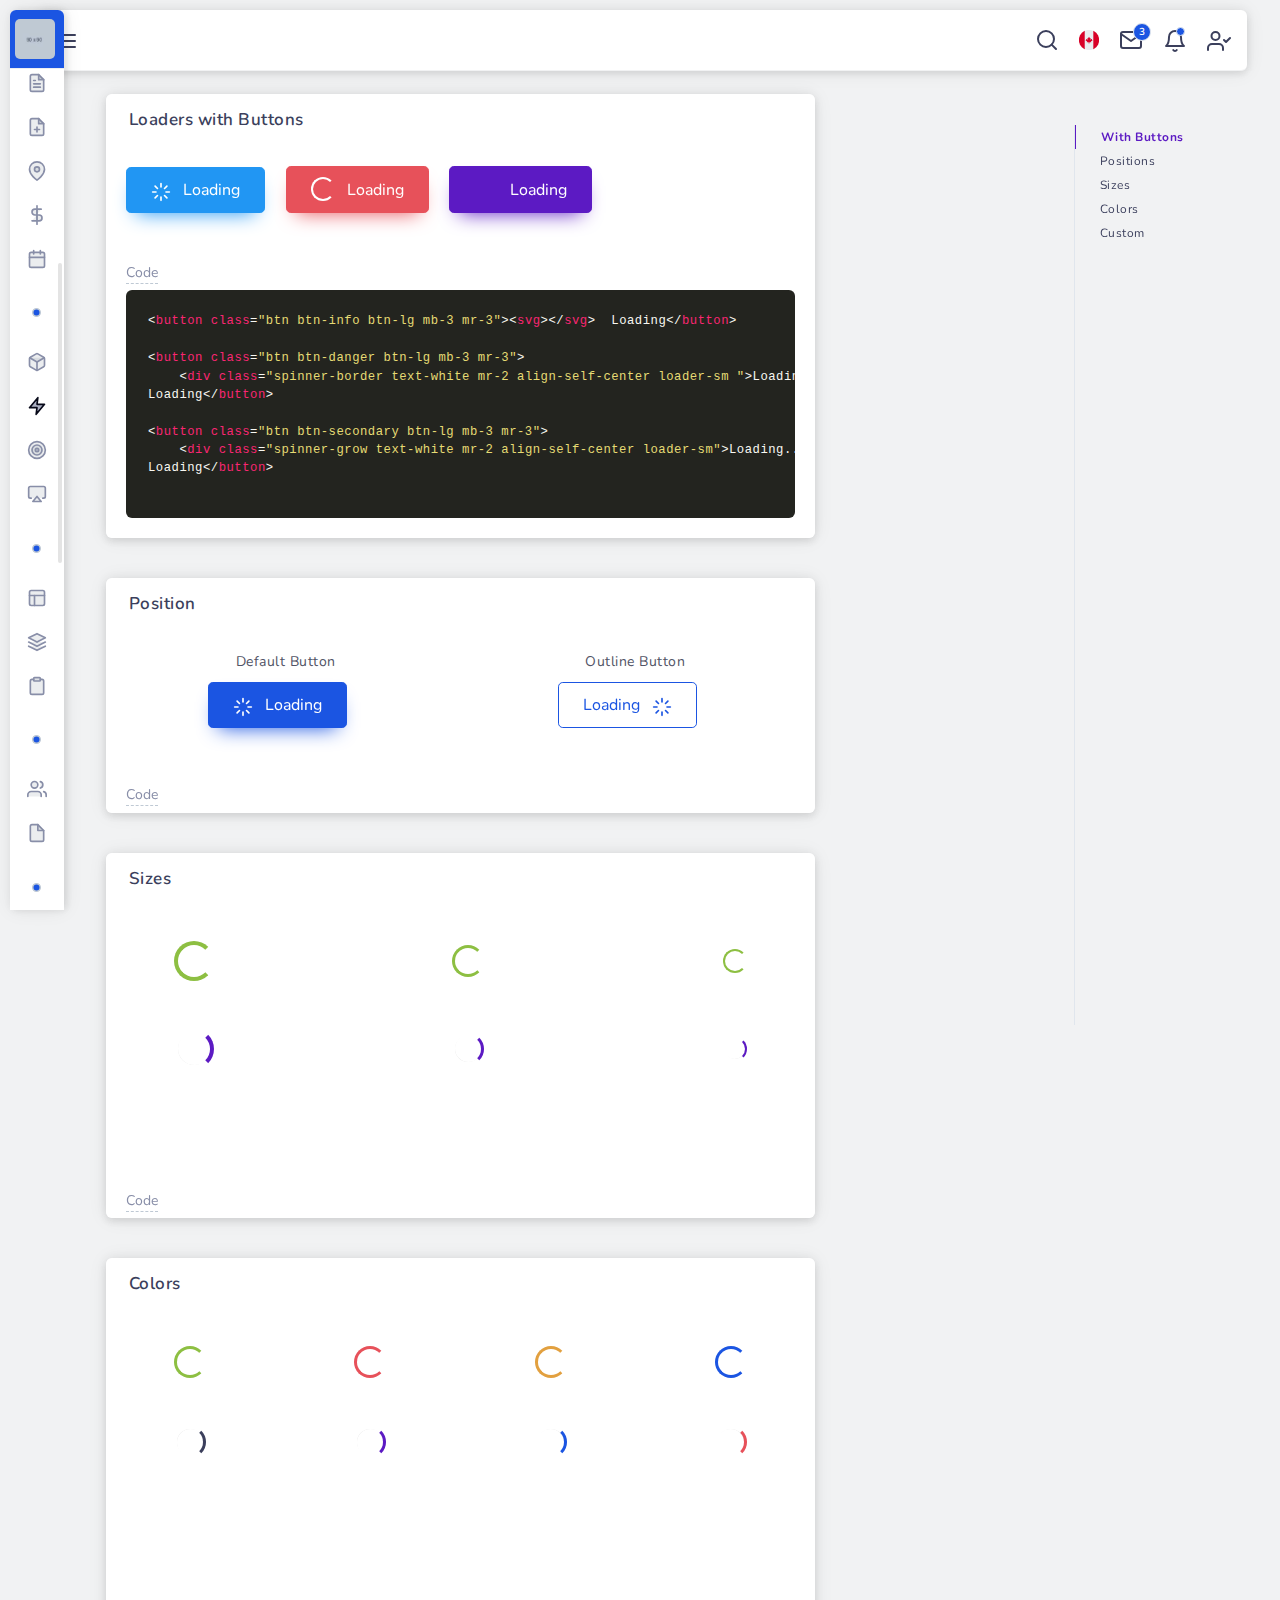
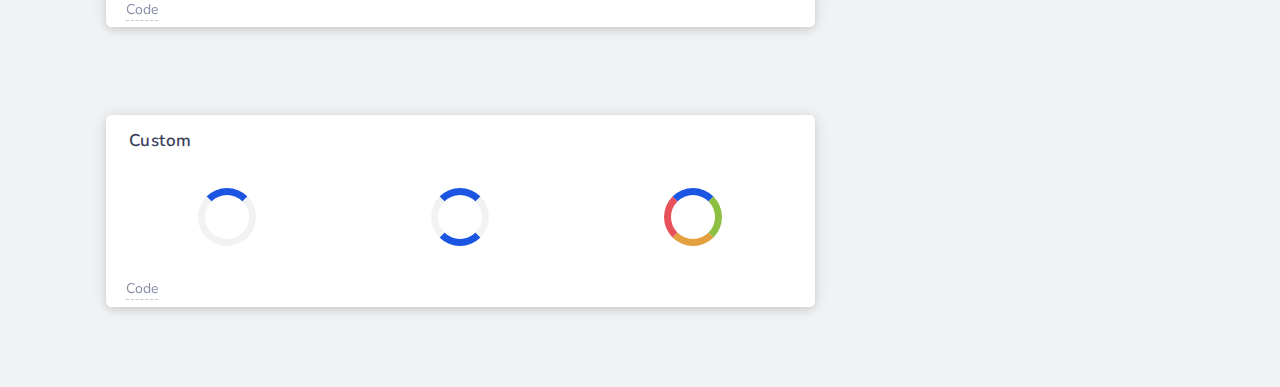
<file: app/element_loader.html>
<!DOCTYPE html>
<html lang="en">
<head>
    <meta charset="utf-8">
    <meta http-equiv="X-UA-Compatible" content="IE=edge">
    <meta name="viewport" content="width=device-width, initial-scale=1, maximum-scale=1, shrink-to-fit=no">
    <title>Loaders | CORK - Multipurpose Bootstrap Dashboard Template </title>
    <link rel="icon" type="image/x-icon" href="assets/img/favicon.ico"/>
    <!-- BEGIN GLOBAL MANDATORY STYLES -->
    <link href="https://fonts.googleapis.com/css?family=Nunito:400,600,700" rel="stylesheet">
    <link href="bootstrap/css/bootstrap.min.css" rel="stylesheet" type="text/css" />
    <link href="assets/css/plugins.css" rel="stylesheet" type="text/css" />
    <link href="assets/css/scrollspyNav.css" rel="stylesheet" type="text/css" />
    <!-- END GLOBAL MANDATORY STYLES -->

    <!--  BEGIN CUSTOM STYLE FILE  -->
    <link href="plugins/loaders/custom-loader.css" rel="stylesheet" type="text/css" />
    <!--  END CUSTOM STYLE FILE  -->    
</head>
<body class="alt-menu sidebar-noneoverflow" data-spy="scroll" data-target="#navSection" data-offset="140">
    
    <!--  BEGIN NAVBAR  -->
    <div class="header-container fixed-top">
        <header class="header navbar navbar-expand-sm expand-header">
            <a href="javascript:void(0);" class="sidebarCollapse" data-placement="bottom"><svg xmlns="http://www.w3.org/2000/svg" width="24" height="24" viewBox="0 0 24 24" fill="none" stroke="currentColor" stroke-width="2" stroke-linecap="round" stroke-linejoin="round" class="feather feather-menu"><line x1="3" y1="12" x2="21" y2="12"></line><line x1="3" y1="6" x2="21" y2="6"></line><line x1="3" y1="18" x2="21" y2="18"></line></svg></a>

            <ul class="navbar-item flex-row ml-auto">

                <li class="nav-item align-self-center search-animated">
                    <svg xmlns="http://www.w3.org/2000/svg" width="24" height="24" viewBox="0 0 24 24" fill="none" stroke="currentColor" stroke-width="2" stroke-linecap="round" stroke-linejoin="round" class="feather feather-search toggle-search"><circle cx="11" cy="11" r="8"></circle><line x1="21" y1="21" x2="16.65" y2="16.65"></line></svg>
                    <form class="form-inline search-full form-inline search" role="search">
                        <div class="search-bar">
                            <input type="text" class="form-control search-form-control  ml-lg-auto" placeholder="Search...">
                        </div>
                    </form>
                </li>

                <li class="nav-item dropdown language-dropdown">
                    <a href="javascript:void(0);" class="nav-link dropdown-toggle" id="language-dropdown" data-toggle="dropdown" aria-haspopup="true" aria-expanded="false">
                        <img src="assets/img/ca.png" class="flag-width" alt="flag">
                    </a>
                    <div class="dropdown-menu position-absolute" aria-labelledby="language-dropdown">
                        <a class="dropdown-item d-flex" href="javascript:void(0);"><img src="assets/img/de.png" class="flag-width" alt="flag"> <span class="align-self-center">&nbsp;German</span></a>
                        <a class="dropdown-item d-flex" href="javascript:void(0);"><img src="assets/img/jp.png" class="flag-width" alt="flag"> <span class="align-self-center">&nbsp;Japanese</span></a>
                        <a class="dropdown-item d-flex" href="javascript:void(0);"><img src="assets/img/fr.png" class="flag-width" alt="flag"> <span class="align-self-center">&nbsp;French</span></a>
                        <a class="dropdown-item d-flex" href="javascript:void(0);"><img src="assets/img/ca.png" class="flag-width" alt="flag"> <span class="align-self-center">&nbsp;English</span></a>
                    </div>
                </li>
                
                <li class="nav-item dropdown message-dropdown">
                    <a href="javascript:void(0);" class="nav-link dropdown-toggle" id="messageDropdown" data-toggle="dropdown" aria-haspopup="true" aria-expanded="false">
                        <svg xmlns="http://www.w3.org/2000/svg" width="24" height="24" viewBox="0 0 24 24" fill="none" stroke="currentColor" stroke-width="2" stroke-linecap="round" stroke-linejoin="round" class="feather feather-mail"><path d="M4 4h16c1.1 0 2 .9 2 2v12c0 1.1-.9 2-2 2H4c-1.1 0-2-.9-2-2V6c0-1.1.9-2 2-2z"></path><polyline points="22,6 12,13 2,6"></polyline></svg><span class="badge badge-primary">3</span>
                    </a>
                    <div class="dropdown-menu position-absolute e-animated e-fadeInUp" aria-labelledby="messageDropdown">
                        <div class="">
                            <a class="dropdown-item">
                                <div class="">
                                    <div class="media notification-new">
                                        <div class="notification-icon">
                                            <div class="icon-svg mr-3">
                                                <svg xmlns="http://www.w3.org/2000/svg" width="24" height="24" viewBox="0 0 24 24" fill="none" stroke="currentColor" stroke-width="2" stroke-linecap="round" stroke-linejoin="round" class="feather feather-message-square"><path d="M21 15a2 2 0 0 1-2 2H7l-4 4V5a2 2 0 0 1 2-2h14a2 2 0 0 1 2 2z"></path></svg>
                                            </div>
                                        </div>
                                        <div class="media-body">
                                                <p class="meta-title mr-3">5 messages for group</p>
                                                <p class="message-text">Kelly, Amy, Shaun</p>
                                                <p class="meta-time align-self-center mb-0">Yesterday</p>
                                        </div>
                                    </div>
                                </div>
                            </a>
                            <a class="dropdown-item">
                                <div class="">
                                    <div class="media notification-new">
                                        <div class="usr-profile-img mr-3">
                                            <div class="user-profile">
                                                <div class="">KY</div>
                                            </div>
                                        </div>
                                        <div class="media-body">
                                                <p class="meta-user-name mr-3">Kara Young</p>
                                                <p class="message-text">Some quick example text to build the notification ..</p>
                                                <p class="meta-time align-self-center mb-0">2 hours ago</p>
                                        </div>
                                    </div>
                                </div>
                            </a>
                            <a class="dropdown-item">
                                <div class="">
                                    <div class="media notification-new">
                                        <div class="notification-icon">
                                            <div class="icon-svg mr-3">
                                                <svg xmlns="http://www.w3.org/2000/svg" width="24" height="24" viewBox="0 0 24 24" fill="none" stroke="currentColor" stroke-width="2" stroke-linecap="round" stroke-linejoin="round" class="feather feather-mail"><path d="M4 4h16c1.1 0 2 .9 2 2v12c0 1.1-.9 2-2 2H4c-1.1 0-2-.9-2-2V6c0-1.1.9-2 2-2z"></path><polyline points="22,6 12,13 2,6"></polyline></svg>
                                            </div>
                                        </div>
                                        <div class="media-body">
                                                <p class="meta-title mr-3">1 new email</p>
                                                <p class="message-text">Anderson.Daisy@mail.com</p>
                                                <p class="meta-time align-self-center mb-0">Yesterday</p>
                                        </div>
                                    </div>
                                </div>
                            </a>
                        </div>
                    </div>
                </li>

                <li class="nav-item dropdown notification-dropdown">
                    <a href="javascript:void(0);" class="nav-link dropdown-toggle" id="notificationDropdown" data-toggle="dropdown" aria-haspopup="true" aria-expanded="false">
                        <svg xmlns="http://www.w3.org/2000/svg" width="24" height="24" viewBox="0 0 24 24" fill="none" stroke="currentColor" stroke-width="2" stroke-linecap="round" stroke-linejoin="round" class="feather feather-bell"><path d="M18 8A6 6 0 0 0 6 8c0 7-3 9-3 9h18s-3-2-3-9"></path><path d="M13.73 21a2 2 0 0 1-3.46 0"></path></svg><span class="badge badge-success"></span>
                    </a>
                    <div class="dropdown-menu position-absolute e-animated e-fadeInUp" aria-labelledby="notificationDropdown">
                        <div class="notification-scroll">

                            <div class="dropdown-item">
                                <div class="media">
                                    <svg xmlns="http://www.w3.org/2000/svg" width="24" height="24" viewBox="0 0 24 24" fill="none" stroke="currentColor" stroke-width="2" stroke-linecap="round" stroke-linejoin="round" class="feather feather-message-square"><path d="M21 15a2 2 0 0 1-2 2H7l-4 4V5a2 2 0 0 1 2-2h14a2 2 0 0 1 2 2z"></path></svg>
                                    <div class="media-body">
                                        <div class="notification-para"><span class="user-name">Shaun Park</span> commented on your post.</div>
                                        <div class="notification-meta-time">5 mins ago</div>
                                    </div>
                                </div>
                            </div>

                            <div class="dropdown-item">
                                <div class="media">                                    
                                    <svg xmlns="http://www.w3.org/2000/svg" width="24" height="24" viewBox="0 0 24 24" fill="none" stroke="currentColor" stroke-width="2" stroke-linecap="round" stroke-linejoin="round" class="feather feather-thumbs-up"><path d="M14 9V5a3 3 0 0 0-3-3l-4 9v11h11.28a2 2 0 0 0 2-1.7l1.38-9a2 2 0 0 0-2-2.3zM7 22H4a2 2 0 0 1-2-2v-7a2 2 0 0 1 2-2h3"></path></svg>
                                    <div class="media-body">
                                        <div class="notification-para"><span class="user-name">Kelly Young</span> likes your photo</div>
                                        <div class="notification-meta-time">8 mins ago</div>
                                    </div>
                                </div>
                            </div>

                            <div class="dropdown-item">
                                <div class="media">
                                    <svg xmlns="http://www.w3.org/2000/svg" width="24" height="24" viewBox="0 0 24 24" fill="none" stroke="currentColor" stroke-width="2" stroke-linecap="round" stroke-linejoin="round" class="feather feather-send"><line x1="22" y1="2" x2="11" y2="13"></line><polygon points="22 2 15 22 11 13 2 9 22 2"></polygon></svg>
                                    <div class="media-body">
                                        <div class="notification-para">Invitation successfully sent to <span class="user-name">Amy Diaz</span></div>
                                        <div class="notification-meta-time">10 mins ago</div>
                                    </div>
                                </div>
                            </div>
                        </div>
                    </div>
                </li>

                <li class="nav-item dropdown user-profile-dropdown  order-lg-0 order-1">
                    <a href="javascript:void(0);" class="nav-link dropdown-toggle user" id="userProfileDropdown" data-toggle="dropdown" aria-haspopup="true" aria-expanded="false">
                        <svg xmlns="http://www.w3.org/2000/svg" width="24" height="24" viewBox="0 0 24 24" fill="none" stroke="currentColor" stroke-width="2" stroke-linecap="round" stroke-linejoin="round" class="feather feather-user-check"><path d="M16 21v-2a4 4 0 0 0-4-4H5a4 4 0 0 0-4 4v2"></path><circle cx="8.5" cy="7" r="4"></circle><polyline points="17 11 19 13 23 9"></polyline></svg>
                    </a>
                    <div class="dropdown-menu position-absolute e-animated e-fadeInUp" aria-labelledby="userProfileDropdown">
                        <div class="user-profile-section">                            
                            <div class="media mx-auto">
                                <img src="assets/img/90x90.jpg" class="img-fluid mr-2" alt="avatar">
                                <div class="media-body">
                                    <h5>Alan Green</h5>
                                    <p>Web Developer</p>
                                </div>
                            </div>
                        </div>
                        <div class="dropdown-item">
                            <a href="user_profile.html">
                                <svg xmlns="http://www.w3.org/2000/svg" width="24" height="24" viewBox="0 0 24 24" fill="none" stroke="currentColor" stroke-width="2" stroke-linecap="round" stroke-linejoin="round" class="feather feather-user"><path d="M20 21v-2a4 4 0 0 0-4-4H8a4 4 0 0 0-4 4v2"></path><circle cx="12" cy="7" r="4"></circle></svg> <span>My Profile</span>
                            </a>
                        </div>
                        <div class="dropdown-item">
                            <a href="apps_mailbox.html">
                                <svg xmlns="http://www.w3.org/2000/svg" width="24" height="24" viewBox="0 0 24 24" fill="none" stroke="currentColor" stroke-width="2" stroke-linecap="round" stroke-linejoin="round" class="feather feather-inbox"><polyline points="22 12 16 12 14 15 10 15 8 12 2 12"></polyline><path d="M5.45 5.11L2 12v6a2 2 0 0 0 2 2h16a2 2 0 0 0 2-2v-6l-3.45-6.89A2 2 0 0 0 16.76 4H7.24a2 2 0 0 0-1.79 1.11z"></path></svg> <span>My Inbox</span>
                            </a>
                        </div>
                        <div class="dropdown-item">
                            <a href="auth_lockscreen.html">
                                <svg xmlns="http://www.w3.org/2000/svg" width="24" height="24" viewBox="0 0 24 24" fill="none" stroke="currentColor" stroke-width="2" stroke-linecap="round" stroke-linejoin="round" class="feather feather-lock"><rect x="3" y="11" width="18" height="11" rx="2" ry="2"></rect><path d="M7 11V7a5 5 0 0 1 10 0v4"></path></svg> <span>Lock Screen</span>
                            </a>
                        </div>
                        <div class="dropdown-item">
                            <a href="auth_login.html">
                                <svg xmlns="http://www.w3.org/2000/svg" width="24" height="24" viewBox="0 0 24 24" fill="none" stroke="currentColor" stroke-width="2" stroke-linecap="round" stroke-linejoin="round" class="feather feather-log-out"><path d="M9 21H5a2 2 0 0 1-2-2V5a2 2 0 0 1 2-2h4"></path><polyline points="16 17 21 12 16 7"></polyline><line x1="21" y1="12" x2="9" y2="12"></line></svg> <span>Log Out</span>
                            </a>
                        </div>
                    </div>
                </li>
            </ul>
        </header>
    </div>
    <!--  END NAVBAR  -->

    <!--  BEGIN MAIN CONTAINER  -->
    <div class="main-container sidebar-closed sbar-open" id="container">

        <div class="overlay"></div>
        <div class="cs-overlay"></div>
        <div class="search-overlay"></div>

        <div class="sidenav-overlay"></div>

        <!--  BEGIN SIDEBAR  -->
        <div class="sidebar-wrapper sidebar-theme">
            
            <nav id="sidebar">

                <ul class="navbar-nav theme-brand flex-row  text-center">
                    <li class="nav-item theme-logo">
                        <a href="index.html">
                            <img src="assets/img/90x90.jpg" class="navbar-logo" alt="logo">
                        </a>
                    </li>
                    <li class="nav-item theme-text">
                        <a href="index.html" class="nav-link"> CORK </a>
                    </li>
                </ul>

                <ul class="list-unstyled menu-categories" id="accordionExample">
                    <li class="menu">
                        <a href="#dashboard" data-toggle="collapse" aria-expanded="false" class="dropdown-toggle">
                            <div class="">
                                <svg xmlns="http://www.w3.org/2000/svg" width="24" height="24" viewBox="0 0 24 24" fill="none" stroke="currentColor" stroke-width="2" stroke-linecap="round" stroke-linejoin="round" class="feather feather-home"><path d="M3 9l9-7 9 7v11a2 2 0 0 1-2 2H5a2 2 0 0 1-2-2z"></path><polyline points="9 22 9 12 15 12 15 22"></polyline></svg>
                                <span>Dashboard</span>
                            </div>
                            <div>
                                <svg xmlns="http://www.w3.org/2000/svg" width="24" height="24" viewBox="0 0 24 24" fill="none" stroke="currentColor" stroke-width="2" stroke-linecap="round" stroke-linejoin="round" class="feather feather-chevron-right"><polyline points="9 18 15 12 9 6"></polyline></svg>
                            </div>
                        </a>
                        <ul class="collapse submenu list-unstyled" id="dashboard" data-parent="#accordionExample">
                            <li>
                                <a href="index.html"> Analytics </a>
                            </li>
                            <li>
                                <a href="index2.html"> Sales </a>
                            </li>
                        </ul>
                    </li>

                    <li class="menu menu-heading">
                        <div class="heading"><svg xmlns="http://www.w3.org/2000/svg" width="24" height="24" viewBox="0 0 24 24" fill="none" stroke="currentColor" stroke-width="2" stroke-linecap="round" stroke-linejoin="round" class="feather feather-circle"><circle cx="12" cy="12" r="10"></circle></svg><span>Apps</span></div>
                    </li>

                    <li class="menu">
                        <a href="apps_chat.html" aria-expanded="false" class="dropdown-toggle">
                            <div class="">
                                <svg xmlns="http://www.w3.org/2000/svg" width="24" height="24" viewBox="0 0 24 24" fill="none" stroke="currentColor" stroke-width="2" stroke-linecap="round" stroke-linejoin="round" class="feather feather-message-square"><path d="M21 15a2 2 0 0 1-2 2H7l-4 4V5a2 2 0 0 1 2-2h14a2 2 0 0 1 2 2z"></path></svg>
                                <span>Chat</span>
                            </div>
                        </a>
                    </li>

                    <li class="menu">
                        <a href="apps_mailbox.html" aria-expanded="false" class="dropdown-toggle">
                            <div class="">
                                <svg xmlns="http://www.w3.org/2000/svg" width="24" height="24" viewBox="0 0 24 24" fill="none" stroke="currentColor" stroke-width="2" stroke-linecap="round" stroke-linejoin="round" class="feather feather-mail"><path d="M4 4h16c1.1 0 2 .9 2 2v12c0 1.1-.9 2-2 2H4c-1.1 0-2-.9-2-2V6c0-1.1.9-2 2-2z"></path><polyline points="22,6 12,13 2,6"></polyline></svg>
                                <span>Mailbox</span>
                            </div>
                        </a>
                    </li>

                    <li class="menu">
                        <a href="apps_todoList.html" aria-expanded="false" class="dropdown-toggle">
                            <div class="">
                                <svg xmlns="http://www.w3.org/2000/svg" width="24" height="24" viewBox="0 0 24 24" fill="none" stroke="currentColor" stroke-width="2" stroke-linecap="round" stroke-linejoin="round" class="feather feather-edit"><path d="M11 4H4a2 2 0 0 0-2 2v14a2 2 0 0 0 2 2h14a2 2 0 0 0 2-2v-7"></path><path d="M18.5 2.5a2.121 2.121 0 0 1 3 3L12 15l-4 1 1-4 9.5-9.5z"></path></svg>
                                <span>Todo List</span>
                            </div>
                        </a>
                    </li>

                    <li class="menu">
                        <a href="apps_notes.html" aria-expanded="false" class="dropdown-toggle">
                            <div class="">
                                <svg xmlns="http://www.w3.org/2000/svg" width="24" height="24" viewBox="0 0 24 24" fill="none" stroke="currentColor" stroke-width="2" stroke-linecap="round" stroke-linejoin="round" class="feather feather-file-text"><path d="M14 2H6a2 2 0 0 0-2 2v16a2 2 0 0 0 2 2h12a2 2 0 0 0 2-2V8z"></path><polyline points="14 2 14 8 20 8"></polyline><line x1="16" y1="13" x2="8" y2="13"></line><line x1="16" y1="17" x2="8" y2="17"></line><polyline points="10 9 9 9 8 9"></polyline></svg>
                                <span>Notes</span>
                            </div>
                        </a>
                    </li>

                    <li class="menu">
                        <a href="apps_scrumboard.html" aria-expanded="false" class="dropdown-toggle">
                            <div class="">
                                <svg xmlns="http://www.w3.org/2000/svg" width="24" height="24" viewBox="0 0 24 24" fill="none" stroke="currentColor" stroke-width="2" stroke-linecap="round" stroke-linejoin="round" class="feather feather-file-plus"><path d="M14 2H6a2 2 0 0 0-2 2v16a2 2 0 0 0 2 2h12a2 2 0 0 0 2-2V8z"></path><polyline points="14 2 14 8 20 8"></polyline><line x1="12" y1="18" x2="12" y2="12"></line><line x1="9" y1="15" x2="15" y2="15"></line></svg>
                                <span>Scrumboard</span>
                            </div>
                        </a>
                    </li>

                    <li class="menu">
                        <a href="apps_contacts.html" aria-expanded="false" class="dropdown-toggle">
                            <div class="">
                                <svg xmlns="http://www.w3.org/2000/svg" width="24" height="24" viewBox="0 0 24 24" fill="none" stroke="currentColor" stroke-width="2" stroke-linecap="round" stroke-linejoin="round" class="feather feather-map-pin"><path d="M21 10c0 7-9 13-9 13s-9-6-9-13a9 9 0 0 1 18 0z"></path><circle cx="12" cy="10" r="3"></circle></svg>
                                <span>Contacts</span>
                            </div>
                        </a>
                    </li>

                    <li class="menu">
                        <a href="apps_invoice.html" aria-expanded="false" class="dropdown-toggle">
                            <div class="">
                                <svg xmlns="http://www.w3.org/2000/svg" width="24" height="24" viewBox="0 0 24 24" fill="none" stroke="currentColor" stroke-width="2" stroke-linecap="round" stroke-linejoin="round" class="feather feather-dollar-sign"><line x1="12" y1="1" x2="12" y2="23"></line><path d="M17 5H9.5a3.5 3.5 0 0 0 0 7h5a3.5 3.5 0 0 1 0 7H6"></path></svg>
                                <span>Invoice List</span>
                            </div>
                        </a>
                    </li>

                    <li class="menu">
                        <a href="apps_calendar.html" aria-expanded="false" class="dropdown-toggle">
                            <div class="">
                                <svg xmlns="http://www.w3.org/2000/svg" width="24" height="24" viewBox="0 0 24 24" fill="none" stroke="currentColor" stroke-width="2" stroke-linecap="round" stroke-linejoin="round" class="feather feather-calendar"><rect x="3" y="4" width="18" height="18" rx="2" ry="2"></rect><line x1="16" y1="2" x2="16" y2="6"></line><line x1="8" y1="2" x2="8" y2="6"></line><line x1="3" y1="10" x2="21" y2="10"></line></svg>
                                <span>Calendar</span>
                            </div>
                        </a>
                    </li>

                    <li class="menu menu-heading">
                        <div class="heading"><svg xmlns="http://www.w3.org/2000/svg" width="24" height="24" viewBox="0 0 24 24" fill="none" stroke="currentColor" stroke-width="2" stroke-linecap="round" stroke-linejoin="round" class="feather feather-circle"><circle cx="12" cy="12" r="10"></circle></svg><span>USER INTERFACE</span></div>
                    </li>

                    <li class="menu">
                        <a href="#components" data-toggle="collapse" aria-expanded="false" class="dropdown-toggle">
                            <div class="">
                                <svg xmlns="http://www.w3.org/2000/svg" width="24" height="24" viewBox="0 0 24 24" fill="none" stroke="currentColor" stroke-width="2" stroke-linecap="round" stroke-linejoin="round" class="feather feather-box"><path d="M21 16V8a2 2 0 0 0-1-1.73l-7-4a2 2 0 0 0-2 0l-7 4A2 2 0 0 0 3 8v8a2 2 0 0 0 1 1.73l7 4a2 2 0 0 0 2 0l7-4A2 2 0 0 0 21 16z"></path><polyline points="3.27 6.96 12 12.01 20.73 6.96"></polyline><line x1="12" y1="22.08" x2="12" y2="12"></line></svg>
                                <span>Components</span>
                            </div>
                            <div>
                                <svg xmlns="http://www.w3.org/2000/svg" width="24" height="24" viewBox="0 0 24 24" fill="none" stroke="currentColor" stroke-width="2" stroke-linecap="round" stroke-linejoin="round" class="feather feather-chevron-right"><polyline points="9 18 15 12 9 6"></polyline></svg>
                            </div>
                        </a>
                        <ul class="collapse submenu list-unstyled" id="components" data-parent="#accordionExample">
                            <li>
                                <a href="component_tabs.html"> Tabs </a>
                            </li>
                            <li>
                                <a href="component_accordion.html"> Accordions  </a>
                            </li>
                            <li>
                                <a href="component_modal.html"> Modals </a>
                            </li>                            
                            <li>
                                <a href="component_cards.html"> Cards </a>
                            </li>
                            <li>
                                <a href="component_bootstrap_carousel.html">Carousel</a>
                            </li>
                            <li>
                                <a href="component_blockui.html"> Block UI </a>
                            </li>
                            <li>
                                <a href="component_countdown.html"> Countdown </a>
                            </li>
                            <li>
                                <a href="component_counter.html"> Counter </a>
                            </li>
                            <li>
                                <a href="component_sweetalert.html"> Sweet Alerts </a>
                            </li>
                            <li>
                                <a href="component_timeline.html"> Timeline </a>
                            </li>
                            <li>
                                <a href="component_snackbar.html"> Notifications </a>
                            </li>
                            <li>
                                <a href="component_session_timeout.html"> Session Timeout </a>
                            </li>
                            <li>
                                <a href="component_media_object.html"> Media Object </a>
                            </li>
                            <li>
                                <a href="component_list_group.html"> List Group </a>
                            </li>
                            <li>
                                <a href="component_pricing_table.html"> Pricing Tables </a>
                            </li>
                            <li>
                                <a href="component_lightbox.html"> Lightbox </a>
                            </li>
                        </ul>
                    </li>

                    <li class="menu active">
                        <a href="#elements" data-toggle="collapse" aria-expanded="true" class="dropdown-toggle">
                            <div class="">
                                <svg xmlns="http://www.w3.org/2000/svg" width="24" height="24" viewBox="0 0 24 24" fill="none" stroke="currentColor" stroke-width="2" stroke-linecap="round" stroke-linejoin="round" class="feather feather-zap"><polygon points="13 2 3 14 12 14 11 22 21 10 12 10 13 2"></polygon></svg>
                                <span>Elements</span>
                            </div>
                            <div>
                                <svg xmlns="http://www.w3.org/2000/svg" width="24" height="24" viewBox="0 0 24 24" fill="none" stroke="currentColor" stroke-width="2" stroke-linecap="round" stroke-linejoin="round" class="feather feather-chevron-right"><polyline points="9 18 15 12 9 6"></polyline></svg>
                            </div>
                        </a>
                        <ul class="collapse submenu recent-submenu mini-recent-submenu list-unstyled show" id="elements" data-parent="#accordionExample">
                            <li>
                                <a href="element_alerts.html"> Alerts </a>
                            </li>
                            <li>
                                <a href="element_avatar.html"> Avatar </a>
                            </li>
                            <li>
                                <a href="element_badges.html"> Badges </a>
                            </li>
                            <li>
                                <a href="element_breadcrumbs.html"> Breadcrumbs </a>
                            </li>                            
                            <li>
                                <a href="element_buttons.html"> Buttons </a>
                            </li>
                            <li>
                                <a href="element_buttons_group.html"> Button Groups </a>
                            </li>
                            <li>
                                <a href="element_color_library.html"> Color Library </a>
                            </li>
                            <li>
                                <a href="element_dropdown.html"> Dropdown </a>
                            </li>
                            <li>
                                <a href="element_infobox.html"> Infobox </a>
                            </li>
                            <li>
                                <a href="element_jumbotron.html"> Jumbotron </a>
                            </li>
                            <li class="active">
                                <a href="element_loader.html"> Loader </a>
                            </li>
                            <li>
                                <a href="element_pagination.html"> Pagination </a>
                            </li>
                            <li>
                                <a href="element_popovers.html"> Popovers </a>
                            </li>
                            <li>
                                <a href="element_progress_bar.html"> Progress Bar </a>
                            </li>
                            <li>
                                <a href="element_search.html"> Search </a>
                            </li>
                            <li>
                                <a href="element_tooltips.html"> Tooltips </a>
                            </li>
                            <li>
                                <a href="element_treeview.html"> Treeview </a>
                            </li>
                            <li>
                                <a href="element_typography.html"> Typography </a>
                            </li>
                        </ul>
                    </li>

                    <li class="menu">
                        <a href="fonticons.html" aria-expanded="false" class="dropdown-toggle">
                            <div class="">
                                <svg xmlns="http://www.w3.org/2000/svg" width="24" height="24" viewBox="0 0 24 24" fill="none" stroke="currentColor" stroke-width="2" stroke-linecap="round" stroke-linejoin="round" class="feather feather-target"><circle cx="12" cy="12" r="10"></circle><circle cx="12" cy="12" r="6"></circle><circle cx="12" cy="12" r="2"></circle></svg>
                                <span>Font Icons</span>
                            </div>
                        </a>
                    </li>

                    <li class="menu">
                        <a href="widgets.html" aria-expanded="false" class="dropdown-toggle">
                            <div class="">
                                <svg xmlns="http://www.w3.org/2000/svg" width="24" height="24" viewBox="0 0 24 24" fill="none" stroke="currentColor" stroke-width="2" stroke-linecap="round" stroke-linejoin="round" class="feather feather-airplay"><path d="M5 17H4a2 2 0 0 1-2-2V5a2 2 0 0 1 2-2h16a2 2 0 0 1 2 2v10a2 2 0 0 1-2 2h-1"></path><polygon points="12 15 17 21 7 21 12 15"></polygon></svg>
                                <span>Widgets</span>
                            </div>
                        </a>
                    </li>

                    <li class="menu menu-heading">
                        <div class="heading"><svg xmlns="http://www.w3.org/2000/svg" width="24" height="24" viewBox="0 0 24 24" fill="none" stroke="currentColor" stroke-width="2" stroke-linecap="round" stroke-linejoin="round" class="feather feather-circle"><circle cx="12" cy="12" r="10"></circle></svg><span>TABLES AND FORMS</span></div>
                    </li>

                    <li class="menu">
                        <a href="table_basic.html" aria-expanded="false" class="dropdown-toggle">
                            <div class="">
                                <svg xmlns="http://www.w3.org/2000/svg" width="24" height="24" viewBox="0 0 24 24" fill="none" stroke="currentColor" stroke-width="2" stroke-linecap="round" stroke-linejoin="round" class="feather feather-layout"><rect x="3" y="3" width="18" height="18" rx="2" ry="2"></rect><line x1="3" y1="9" x2="21" y2="9"></line><line x1="9" y1="21" x2="9" y2="9"></line></svg>
                                <span>Tables</span>
                            </div>
                        </a>
                    </li>

                    <li class="menu">
                        <a href="#datatables" data-toggle="collapse" aria-expanded="false" class="dropdown-toggle">
                            <div class="">
                                <svg xmlns="http://www.w3.org/2000/svg" width="24" height="24" viewBox="0 0 24 24" fill="none" stroke="currentColor" stroke-width="2" stroke-linecap="round" stroke-linejoin="round" class="feather feather-layers"><polygon points="12 2 2 7 12 12 22 7 12 2"></polygon><polyline points="2 17 12 22 22 17"></polyline><polyline points="2 12 12 17 22 12"></polyline></svg>
                                <span>DataTables</span>
                            </div>
                            <div>
                                <svg xmlns="http://www.w3.org/2000/svg" width="24" height="24" viewBox="0 0 24 24" fill="none" stroke="currentColor" stroke-width="2" stroke-linecap="round" stroke-linejoin="round" class="feather feather-chevron-right"><polyline points="9 18 15 12 9 6"></polyline></svg>
                            </div>
                        </a>
                        <ul class="collapse submenu list-unstyled" id="datatables" data-parent="#accordionExample">
                            <li>
                                <a href="table_dt_basic.html"> Basic </a>
                            </li>
                            <li>
                                <a href="table_dt_basic-dark.html"> Dark </a>
                            </li>
                            <li>
                                <a href="table_dt_ordering_sorting.html"> Order Sorting </a>
                            </li>
                            <li>
                                <a href="table_dt_multi-column_ordering.html"> Multi-Column </a>
                            </li>
                            <li>
                                <a href="table_dt_multiple_tables.html"> Multiple Tables</a>
                            </li>
                            <li>
                                <a href="table_dt_alternative_pagination.html"> Alt. Pagination</a>
                            </li>
                            <li>
                                <a href="table_dt_custom.html"> Custom </a>
                            </li>
                            <li>
                                <a href="table_dt_range_search.html"> Range Search </a>
                            </li>
                            <li>
                                <a href="table_dt_html5.html"> HTML5 Export </a>
                            </li>
                            <li>
                                <a href="table_dt_live_dom_ordering.html"> Live DOM ordering </a>
                            </li>
                            <li>
                                <a href="table_dt_miscellaneous.html"> Miscellaneous </a>
                            </li>
                        </ul>
                    </li>

                    <li class="menu">
                        <a href="#forms" data-toggle="collapse" aria-expanded="false" class="dropdown-toggle">
                            <div class="">
                                <svg xmlns="http://www.w3.org/2000/svg" width="24" height="24" viewBox="0 0 24 24" fill="none" stroke="currentColor" stroke-width="2" stroke-linecap="round" stroke-linejoin="round" class="feather feather-clipboard"><path d="M16 4h2a2 2 0 0 1 2 2v14a2 2 0 0 1-2 2H6a2 2 0 0 1-2-2V6a2 2 0 0 1 2-2h2"></path><rect x="8" y="2" width="8" height="4" rx="1" ry="1"></rect></svg>
                                <span>Forms</span>
                            </div>
                            <div>
                                <svg xmlns="http://www.w3.org/2000/svg" width="24" height="24" viewBox="0 0 24 24" fill="none" stroke="currentColor" stroke-width="2" stroke-linecap="round" stroke-linejoin="round" class="feather feather-chevron-right"><polyline points="9 18 15 12 9 6"></polyline></svg>
                            </div>
                        </a>
                        <ul class="collapse submenu list-unstyled" id="forms" data-parent="#accordionExample">
                            <li>
                                <a href="form_bootstrap_basic.html"> Basic </a>
                            </li>
                            <li>
                                <a href="form_input_group_basic.html"> Input Group </a>
                            </li>
                            <li>
                                <a href="form_layouts.html"> Layouts </a>
                            </li>
                            <li>
                                <a href="form_validation.html"> Validation </a>
                            </li>
                            <li>
                                <a href="form_input_mask.html"> Input Mask </a>
                            </li>
                            <li>
                                <a href="form_bootstrap_select.html"> Bootstrap Select </a>
                            </li>
                            <li>
                                <a href="form_select2.html"> Select2 </a>
                            </li>
                            <li>
                                <a href="form_bootstrap_touchspin.html"> TouchSpin </a>
                            </li>
                            <li>
                                <a href="form_maxlength.html"> Maxlength </a>
                            </li>                          
                            <li>
                                <a href="form_checkbox_radio.html"> Checkbox &amp; Radio </a>
                            </li>                            
                            <li>
                                <a href="form_switches.html"> Switches </a>
                            </li>
                            <li>
                                <a href="form_wizard.html"> Wizards </a>
                            </li>
                            <li>
                                <a href="form_fileupload.html"> File Upload </a>
                            </li>
                            <li>
                                <a href="form_quill.html"> Quill Editor </a>
                            </li>
                            <li>
                                <a href="form_markdown.html"> Markdown Editor </a>
                            </li>
                            <li>
                                <a href="form_date_range_picker.html"> Date &amp; Range Picker </a>
                            </li>
                            <li>
                                <a href="form_clipboard.html"> Clipboard </a>
                            </li>
                            <li>
                                <a href="form_typeahead.html"> Typeahead </a>
                            </li>
                        </ul>
                    </li>
                    
                    <li class="menu menu-heading">
                        <div class="heading"><svg xmlns="http://www.w3.org/2000/svg" width="24" height="24" viewBox="0 0 24 24" fill="none" stroke="currentColor" stroke-width="2" stroke-linecap="round" stroke-linejoin="round" class="feather feather-circle"><circle cx="12" cy="12" r="10"></circle></svg><span>USER AND PAGES</span></div>
                    </li>                    

                    <li class="menu">
                        <a href="#users" data-toggle="collapse" aria-expanded="false" class="dropdown-toggle">
                            <div class="">
                                <svg xmlns="http://www.w3.org/2000/svg" width="24" height="24" viewBox="0 0 24 24" fill="none" stroke="currentColor" stroke-width="2" stroke-linecap="round" stroke-linejoin="round" class="feather feather-users"><path d="M17 21v-2a4 4 0 0 0-4-4H5a4 4 0 0 0-4 4v2"></path><circle cx="9" cy="7" r="4"></circle><path d="M23 21v-2a4 4 0 0 0-3-3.87"></path><path d="M16 3.13a4 4 0 0 1 0 7.75"></path></svg>
                                <span>Users</span>
                            </div>
                            <div>
                                <svg xmlns="http://www.w3.org/2000/svg" width="24" height="24" viewBox="0 0 24 24" fill="none" stroke="currentColor" stroke-width="2" stroke-linecap="round" stroke-linejoin="round" class="feather feather-chevron-right"><polyline points="9 18 15 12 9 6"></polyline></svg>
                            </div>
                        </a>
                        <ul class="collapse submenu list-unstyled" id="users" data-parent="#accordionExample">
                            <li>
                                <a href="user_profile.html"> Profile </a>
                            </li>
                            <li>
                                <a href="user_account_setting.html"> Account Settings </a>
                            </li>
                        </ul>
                    </li>

                    <li class="menu">
                        <a href="#pages" data-toggle="collapse" aria-expanded="false" class="dropdown-toggle">
                            <div class="">
                                <svg xmlns="http://www.w3.org/2000/svg" width="24" height="24" viewBox="0 0 24 24" fill="none" stroke="currentColor" stroke-width="2" stroke-linecap="round" stroke-linejoin="round" class="feather feather-file"><path d="M13 2H6a2 2 0 0 0-2 2v16a2 2 0 0 0 2 2h12a2 2 0 0 0 2-2V9z"></path><polyline points="13 2 13 9 20 9"></polyline></svg>
                                <span>Pages</span>
                            </div>
                            <div>
                                <svg xmlns="http://www.w3.org/2000/svg" width="24" height="24" viewBox="0 0 24 24" fill="none" stroke="currentColor" stroke-width="2" stroke-linecap="round" stroke-linejoin="round" class="feather feather-chevron-right"><polyline points="9 18 15 12 9 6"></polyline></svg>
                            </div>
                        </a>
                        <ul class="collapse submenu list-unstyled" id="pages" data-parent="#accordionExample">
                            <li>
                                <a href="pages_helpdesk.html"> Helpdesk </a>
                            </li>
                            <li>
                                <a href="pages_contact_us.html"> Contact Form </a>
                            </li>
                            <li>
                                <a href="pages_faq.html"> FAQ </a>
                            </li>
                            <li>
                                <a href="pages_faq2.html"> FAQ 2 </a>
                            </li>
                            <li>
                                <a href="pages_privacy.html"> Privacy Policy </a>
                            </li>
                            <li>
                                <a href="pages_coming_soon.html"> Coming Soon </a>
                            </li>
                            <li>
                                <a href="#pages-error" data-toggle="collapse" aria-expanded="false" class="dropdown-toggle"> Error <svg xmlns="http://www.w3.org/2000/svg" width="24" height="24" viewBox="0 0 24 24" fill="none" stroke="currentColor" stroke-width="2" stroke-linecap="round" stroke-linejoin="round" class="feather feather-chevron-right"><polyline points="9 18 15 12 9 6"></polyline></svg> </a>
                                <ul class="collapse list-unstyled sub-submenu" id="pages-error" data-parent="#pages"> 
                                    <li>
                                        <a href="pages_error404.html"> 404 </a>
                                    </li>
                                    <li>
                                        <a href="pages_error500.html"> 500 </a>
                                    </li>
                                    <li>
                                        <a href="pages_error503.html"> 503 </a>
                                    </li>
                                    <li>
                                        <a href="pages_maintenence.html"> Maintanence </a>
                                    </li>
                                </ul>
                            </li>
                        </ul>
                    </li>

                    <li class="menu menu-heading">
                        <div class="heading"><svg xmlns="http://www.w3.org/2000/svg" width="24" height="24" viewBox="0 0 24 24" fill="none" stroke="currentColor" stroke-width="2" stroke-linecap="round" stroke-linejoin="round" class="feather feather-circle"><circle cx="12" cy="12" r="10"></circle></svg><span>EXTRA ELEMENTS</span></div>
                    </li>

                    <li class="menu">
                        <a href="#authentication" data-toggle="collapse" aria-expanded="false" class="dropdown-toggle">
                            <div class="">
                                <svg xmlns="http://www.w3.org/2000/svg" width="24" height="24" viewBox="0 0 24 24" fill="none" stroke="currentColor" stroke-width="2" stroke-linecap="round" stroke-linejoin="round" class="feather feather-lock"><rect x="3" y="11" width="18" height="11" rx="2" ry="2"></rect><path d="M7 11V7a5 5 0 0 1 10 0v4"></path></svg>
                                <span>Authentication</span>
                            </div>
                            <div>
                                <svg xmlns="http://www.w3.org/2000/svg" width="24" height="24" viewBox="0 0 24 24" fill="none" stroke="currentColor" stroke-width="2" stroke-linecap="round" stroke-linejoin="round" class="feather feather-chevron-right"><polyline points="9 18 15 12 9 6"></polyline></svg>
                            </div>
                        </a>
                        <ul class="collapse submenu list-unstyled" id="authentication" data-parent="#accordionExample">
                            <li>
                                <a href="auth_login_boxed.html"> Login Boxed </a>
                            </li>
                            <li>
                                <a href="auth_register_boxed.html"> Register Boxed </a>
                            </li>
                            <li>
                                <a href="auth_lockscreen_boxed.html"> Unlock Boxed </a>
                            </li>
                            <li>
                                <a href="auth_pass_recovery_boxed.html"> Recover ID Boxed </a>
                            </li>
                            <li>
                                <a href="auth_login.html"> Login Cover </a>
                            </li>
                            <li>
                                <a href="auth_register.html"> Register Cover </a>
                            </li>
                            <li>
                                <a href="auth_lockscreen.html"> Unlock Cover </a>
                            </li>
                            <li>
                                <a href="auth_pass_recovery.html"> Recover ID Cover </a>
                            </li>
                        </ul>
                    </li>

                    <li class="menu">
                        <a href="dragndrop_dragula.html" aria-expanded="false" class="dropdown-toggle">
                            <div class="">
                                <svg xmlns="http://www.w3.org/2000/svg" width="24" height="24" viewBox="0 0 24 24" fill="none" stroke="currentColor" stroke-width="2" stroke-linecap="round" stroke-linejoin="round" class="feather feather-move"><polyline points="5 9 2 12 5 15"></polyline><polyline points="9 5 12 2 15 5"></polyline><polyline points="15 19 12 22 9 19"></polyline><polyline points="19 9 22 12 19 15"></polyline><line x1="2" y1="12" x2="22" y2="12"></line><line x1="12" y1="2" x2="12" y2="22"></line></svg>
                                <span>Drag and Drop</span>
                            </div>
                        </a>
                    </li>

                    <li class="menu">
                        <a href="map_jvector.html" aria-expanded="false" class="dropdown-toggle">
                            <div class="">
                                <svg xmlns="http://www.w3.org/2000/svg" width="24" height="24" viewBox="0 0 24 24" fill="none" stroke="currentColor" stroke-width="2" stroke-linecap="round" stroke-linejoin="round" class="feather feather-map"><polygon points="1 6 1 22 8 18 16 22 23 18 23 2 16 6 8 2 1 6"></polygon><line x1="8" y1="2" x2="8" y2="18"></line><line x1="16" y1="6" x2="16" y2="22"></line></svg>
                                <span>Maps</span>
                            </div>
                        </a>
                    </li>

                    <li class="menu">
                        <a href="charts_apex.html" aria-expanded="false" class="dropdown-toggle">
                            <div class="">
                                <svg xmlns="http://www.w3.org/2000/svg" width="24" height="24" viewBox="0 0 24 24" fill="none" stroke="currentColor" stroke-width="2" stroke-linecap="round" stroke-linejoin="round" class="feather feather-pie-chart"><path d="M21.21 15.89A10 10 0 1 1 8 2.83"></path><path d="M22 12A10 10 0 0 0 12 2v10z"></path></svg>
                                <span>Charts</span>
                            </div>
                        </a>
                    </li>

                    <li class="menu">
                        <a href="#starter-kit" data-toggle="collapse" aria-expanded="false" class="dropdown-toggle">
                            <div class="">
                                <svg xmlns="http://www.w3.org/2000/svg" width="24" height="24" viewBox="0 0 24 24" fill="none" stroke="currentColor" stroke-width="2" stroke-linecap="round" stroke-linejoin="round" class="feather feather-terminal"><polyline points="4 17 10 11 4 5"></polyline><line x1="12" y1="19" x2="20" y2="19"></line></svg>
                                <span>Starter Kit</span>
                            </div>
                            <div>
                                <svg xmlns="http://www.w3.org/2000/svg" width="24" height="24" viewBox="0 0 24 24" fill="none" stroke="currentColor" stroke-width="2" stroke-linecap="round" stroke-linejoin="round" class="feather feather-chevron-right"><polyline points="9 18 15 12 9 6"></polyline></svg>
                            </div>
                        </a>
                        <ul class="collapse submenu list-unstyled" id="starter-kit" data-parent="#accordionExample">
                            <li>
                                <a href="starter_kit_blank_page.html"> Blank Page </a>
                            </li>
                            <li>
                                <a href="starter_kit_breadcrumb.html"> Breadcrumb </a>
                            </li>
                            <li>
                                <a href="starter_kit_boxed.html"> Boxed </a>
                            </li>
                            <li>
                                <a href="starter_kit_alt_menu.html"> Alternate Menu </a>
                            </li>
                        </ul>
                    </li>

                    <li class="menu">
                        <a href="../../documentation/index.html" aria-expanded="false" class="dropdown-toggle">
                            <div class="">
                                <svg xmlns="http://www.w3.org/2000/svg" width="24" height="24" viewBox="0 0 24 24" fill="none" stroke="currentColor" stroke-width="2" stroke-linecap="round" stroke-linejoin="round" class="feather feather-book"><path d="M4 19.5A2.5 2.5 0 0 1 6.5 17H20"></path><path d="M6.5 2H20v20H6.5A2.5 2.5 0 0 1 4 19.5v-15A2.5 2.5 0 0 1 6.5 2z"></path></svg>
                                <span>Documentation</span>
                            </div>
                        </a>
                    </li>
                    
                </ul>
                
            </nav>

        </div>
        <!--  END SIDEBAR  -->

        <!--  BEGIN CONTENT AREA  -->
        <div id="content" class="main-content">
            <div class="container">

                <div class="container">

                    <div id="navSection" data-spy="affix" class="nav sidenav">
                        <div class="sidenav-content">
                            <a href="#loaderWith-buttons" class="active nav-link">With Buttons</a>
                            <a href="#loaderPositions" class="nav-link">Positions</a>
                            <a href="#loaderSizes" class="nav-link">Sizes</a>
                            <a href="#loaderColors" class="nav-link">Colors</a>
                            <a href="#loaderCustom" class="nav-link">Custom</a>
                        </div>
                    </div>

                    <div class="row  layout-top-spacing">

                        <div id="loaderWith-buttons" class="col-lg-12 layout-spacing">
                            <div class="statbox widget box box-shadow">
                                <div class="widget-header">
                                    <div class="row">
                                        <div class="col-xl-12 col-md-12 col-sm-12 col-12">
                                            <h4>Loaders with Buttons</h4>
                                        </div>
                                    </div>
                                </div>
                                <div class="widget-content widget-content-area">
                                    <button class="btn btn-info btn-lg mb-3 mr-3"><svg xmlns="http://www.w3.org/2000/svg" width="24" height="24" viewBox="0 0 24 24" fill="none" stroke="currentColor" stroke-width="2" stroke-linecap="round" stroke-linejoin="round" class="feather feather-loader spin mr-2"><line x1="12" y1="2" x2="12" y2="6"></line><line x1="12" y1="18" x2="12" y2="22"></line><line x1="4.93" y1="4.93" x2="7.76" y2="7.76"></line><line x1="16.24" y1="16.24" x2="19.07" y2="19.07"></line><line x1="2" y1="12" x2="6" y2="12"></line><line x1="18" y1="12" x2="22" y2="12"></line><line x1="4.93" y1="19.07" x2="7.76" y2="16.24"></line><line x1="16.24" y1="7.76" x2="19.07" y2="4.93"></line></svg>  Loading</button>
                                    <button class="btn btn-danger btn-lg mb-3 mr-3"><span class="spinner-border text-white mr-2 align-self-center loader-sm ">Loading...</span> Loading</button>
                                    <button class="btn btn-secondary btn-lg mb-3 mr-3"><span class="spinner-grow text-white mr-2 align-self-center loader-sm">Loading...</span> Loading</button>
                                    <div class="row">
                                        <div class="col-lg-12">
                                        </div>
                                        <div class="col-lg-12">
                                        </div>
                                        <div class="col-lg-12">
                                        </div>
                                    </div>

                                    <div class="code-section-container show-code">
                                                
                                        <button class="btn toggle-code-snippet"><span>Code</span></button>

                                        <div class="code-section text-left">
                                            <pre>
&lt;button class="btn btn-info btn-lg mb-3 mr-3"&gt;&lt;svg&gt;&lt;/svg&gt;  Loading&lt;/button&gt;

&lt;button class="btn btn-danger btn-lg mb-3 mr-3"&gt;
    &lt;div class="spinner-border text-white mr-2 align-self-center loader-sm "&gt;Loading...&lt;/div&gt;
Loading&lt;/button&gt;

&lt;button class="btn btn-secondary btn-lg mb-3 mr-3"&gt;
    &lt;div class="spinner-grow text-white mr-2 align-self-center loader-sm"&gt;Loading...&lt;/div&gt;
Loading&lt;/button&gt;

</pre>
                                        </div>
                                    </div>
                                </div>
                            </div>
                        </div>
                        
                        <div id="loaderPositions" class="col-lg-12 layout-spacing">
                            <div class="statbox widget box box-shadow">
                                <div class="widget-header">
                                    <div class="row">
                                        <div class="col-xl-12 col-md-12 col-sm-12 col-12">
                                            <h4>Position</h4>
                                        </div>
                                    </div>
                                </div>
                                <div class="widget-content widget-content-area text-center">
                                    <div class="row">
                                        <div class="col-xl-6">
                                            <p class="">Default Button</p>
                                            <button class="btn btn-primary btn-lg mb-4 mr-3"><svg xmlns="http://www.w3.org/2000/svg" width="24" height="24" viewBox="0 0 24 24" fill="none" stroke="currentColor" stroke-width="2" stroke-linecap="round" stroke-linejoin="round" class="feather feather-loader spin mr-2"><line x1="12" y1="2" x2="12" y2="6"></line><line x1="12" y1="18" x2="12" y2="22"></line><line x1="4.93" y1="4.93" x2="7.76" y2="7.76"></line><line x1="16.24" y1="16.24" x2="19.07" y2="19.07"></line><line x1="2" y1="12" x2="6" y2="12"></line><line x1="18" y1="12" x2="22" y2="12"></line><line x1="4.93" y1="19.07" x2="7.76" y2="16.24"></line><line x1="16.24" y1="7.76" x2="19.07" y2="4.93"></line></svg>  Loading</button>
                                        </div>
                                        <div class="col-xl-6">
                                            <p class="">Outline Button</p>
                                            <button class="btn btn-outline-primary btn-lg mb-4 mr-3">Loading <svg xmlns="http://www.w3.org/2000/svg" width="24" height="24" viewBox="0 0 24 24" fill="none" stroke="currentColor" stroke-width="2" stroke-linecap="round" stroke-linejoin="round" class="feather feather-loader spin ml-2"><line x1="12" y1="2" x2="12" y2="6"></line><line x1="12" y1="18" x2="12" y2="22"></line><line x1="4.93" y1="4.93" x2="7.76" y2="7.76"></line><line x1="16.24" y1="16.24" x2="19.07" y2="19.07"></line><line x1="2" y1="12" x2="6" y2="12"></line><line x1="18" y1="12" x2="22" y2="12"></line><line x1="4.93" y1="19.07" x2="7.76" y2="16.24"></line><line x1="16.24" y1="7.76" x2="19.07" y2="4.93"></line></svg></button>
                                        </div>
                                    </div>

                                    <div class="code-section-container">
                                                
                                        <button class="btn toggle-code-snippet"><span>Code</span></button>

                                        <div class="code-section text-left">
                                            <pre>
&lt;!-- Default Button --&gt;
&lt;button class="btn btn-primary btn-lg mr-3"&gt;&lt;svg&gt; ... &lt;/svg&gt;Loading&lt;/button&gt;

&lt;!-- Outline Button --&gt;
&lt;button class="btn btn-outline-primary btn-lg mr-3"&gt;Loading &lt;svg&gt; ... &lt;/svg&gt;&lt;/button&gt;</pre>
                                        </div>
                                    </div>
                                </div>
                            </div>
                        </div>

                    </div>

                    <div class="row">
                        
                        <div id="loaderSizes" class="col-lg-12 layout-spacing">
                            <div class="statbox widget box box-shadow">
                                <div class="widget-header">
                                    <div class="row">
                                        <div class="col-xl-12 col-md-12 col-sm-12 col-12">
                                            <h4>Sizes</h4>
                                        </div>
                                    </div>
                                </div>
                                <div class="widget-content widget-content-area text-center">
                                    <div class="d-flex justify-content-between mx-5 mt-3 mb-5">
                                        <div class="spinner-border text-success  align-self-center loader-lg">Loading...</div>
                                        <div class="spinner-border text-success  align-self-center">Loading...</div>
                                        <div class="spinner-border text-success  align-self-center loader-sm ">Loading...</div>
                                    </div>

                                    <div class="d-flex justify-content-between mx-5 mt-3 mb-5">
                                        <div class="spinner-border spinner-border-reverse align-self-center loader-lg text-secondary">Loading...</div>
                                        <div class="spinner-border spinner-border-reverse align-self-center text-secondary">Loading...</div>
                                        <div class="spinner-border spinner-border-reverse align-self-center loader-sm text-secondary">Loading...</div>
                                    </div>

                                    <div class="d-flex justify-content-between mx-5 mt-3">
                                        <div class="spinner-grow text-info align-self-center loader-lg">Loading...</div>
                                        <div class="spinner-grow text-info align-self-center">Loading...</div>
                                        <div class="spinner-grow text-info align-self-center loader-sm">Loading...</div>                                    
                                    </div>

                                    <div class="code-section-container">
                                                
                                        <button class="btn toggle-code-snippet"><span>Code</span></button>

                                        <div class="code-section text-left">
                                            <pre>
&lt;div class="d-flex justify-content-between mx-5 mt-3 mb-5"&gt;
    &lt;div class="spinner-border text-success align-self-center loader-lg"&gt;Loading...&lt;/div&gt;
    &lt;div class="spinner-border text-success align-self-center"&gt;Loading...&lt;/div&gt;
    &lt;div class="spinner-border text-success align-self-center loader-sm "&gt;Loading...&lt;/div&gt;
&lt;/div&gt;

&lt;div class="d-flex justify-content-between mx-5 mt-3 mb-5"&gt;
    &lt;div class="spinner-border spinner-border-reverse align-self-center loader-lg text-secondary"&gt;Loading...&lt;/div&gt;
    &lt;div class="spinner-border spinner-border-reverse align-self-center text-secondary"&gt;Loading...&lt;/div&gt;
    &lt;div class="spinner-border spinner-border-reverse align-self-center loader-sm text-secondary"&gt;Loading...&lt;/div&gt;
&lt;/div&gt;

&lt;div class="d-flex justify-content-between mx-5 mt-3"&gt;
    &lt;div class="spinner-grow text-info align-self-center loader-lg"&gt;Loading...&lt;/div&gt;
    &lt;div class="spinner-grow text-info align-self-center"&gt;Loading...&lt;/div&gt;
    &lt;div class="spinner-grow text-info align-self-center loader-sm"&gt;Loading...&lt;/div&gt;
&lt;/div&gt;

</pre>
                                        </div>
                                    </div>
                                </div>
                            </div>
                        </div>

                        <div id="loaderColors" class="col-lg-12 layout-spacing">
                            <div class="statbox widget box box-shadow">
                                <div class="widget-header">
                                    <div class="row">
                                        <div class="col-xl-12 col-md-12 col-sm-12 col-12">
                                            <h4>Colors</h4>
                                        </div>
                                    </div>
                                </div>
                                <div class="widget-content widget-content-area text-center">
                                    <div class="d-flex justify-content-between mx-5 mt-3 mb-5">
                                        <div class="spinner-border text-success  align-self-center ">Loading...</div>
                                        <div class="spinner-border text-danger  align-self-center">Loading...</div>
                                        <div class="spinner-border text-warning  align-self-center  ">Loading...</div>
                                        <div class="spinner-border text-primary  align-self-center  ">Loading...</div>
                                    </div>

                                    <div class="d-flex justify-content-between mx-5 mt-3 mb-5">
                                        <div class="spinner-border spinner-border-reverse align-self-center text-dark">Loading...</div>
                                        <div class="spinner-border spinner-border-reverse align-self-center text-secondary">Loading...</div>
                                        <div class="spinner-border spinner-border-reverse align-self-center text-primary">Loading...</div>
                                        <div class="spinner-border spinner-border-reverse align-self-center text-danger">Loading...</div>                                    
                                    </div>

                                    <div class="d-flex justify-content-between mx-5 mt-3 mb-5">
                                        <div class="spinner-grow text-info align-self-center">Loading...</div>
                                        <div class="spinner-grow text-danger align-self-center">Loading...</div>
                                        <div class="spinner-grow text-secondary align-self-center">Loading...</div>
                                        <div class="spinner-grow text-warning align-self-center">Loading...</div>                                    
                                    </div>

                                    <div class="code-section-container">
                                                
                                        <button class="btn toggle-code-snippet"><span>Code</span></button>

                                        <div class="code-section text-left">
                                            <pre>
&lt;div class="d-flex justify-content-between mx-5 mt-3 mb-5"&gt;
    &lt;div class="spinner-border text-success align-self-center "&gt;Loading...&lt;/div&gt;
    &lt;div class="spinner-border text-danger align-self-center"&gt;Loading...&lt;/div&gt;
    &lt;div class="spinner-border text-warning align-self-center  "&gt;Loading...&lt;/div&gt;
    &lt;div class="spinner-border text-primary align-self-center  "&gt;Loading...&lt;/div&gt;
&lt;/div&gt;

&lt;div class="d-flex justify-content-between mx-5 mt-3 mb-5"&gt;
    &lt;div class="spinner-border spinner-border-reverse align-self-center text-dark"&gt;Loading...&lt;/div&gt;
    &lt;div class="spinner-border spinner-border-reverse align-self-center text-secondary"&gt;Loading...&lt;/div&gt;
    &lt;div class="spinner-border spinner-border-reverse align-self-center text-primary"&gt;Loading...&lt;/div&gt;
    &lt;div class="spinner-border spinner-border-reverse align-self-center text-danger"&gt;Loading...&lt;/div&gt;
&lt;/div&gt;

&lt;div class="d-flex justify-content-between mx-5 mt-3 mb-5"&gt;
    &lt;div class="spinner-grow text-info align-self-center"&gt;Loading...&lt;/div&gt;
    &lt;div class="spinner-grow text-danger align-self-center"&gt;Loading...&lt;/div&gt;
    &lt;div class="spinner-grow text-secondary align-self-center"&gt;Loading...&lt;/div&gt;
    &lt;div class="spinner-grow text-warning align-self-center"&gt;Loading...&lt;/div&gt;
&lt;/div&gt;

</pre>
                                        </div>
                                    </div>

                                </div>
                            </div>
                        </div>
                    </div>

                    <div class="row pt-5 layout-spacing">

                        <div id="loaderCustom" class="col-lg-12 layout-spacing">
                            <div class="statbox widget box box-shadow">
                                <div class="widget-header">
                                    <div class="row">
                                        <div class="col-xl-12 col-md-12 col-sm-12 col-12">
                                            <h4>Custom</h4>
                                        </div>
                                    </div>
                                </div>
                                <div class="widget-content widget-content-area">
                                    <div class="row">
                                        <div class="col-4">
                                            <div class="loader mx-auto"></div>
                                        </div>
                                        <div class="col-4">
                                            <div class="loader dual-loader mx-auto"></div>
                                        </div>
                                        <div class="col-4">
                                            <div class="loader multi-loader mx-auto"></div>
                                        </div>
                                    </div>

                                    <div class="code-section-container">
                                                
                                        <button class="btn toggle-code-snippet"><span>Code</span></button>

                                        <div class="code-section text-left">
                                            <pre>
&lt;div class="loader mx-auto">&lt;/div&gt;
&lt;div class="loader dual-loader mx-auto"&gt;&lt;/div&gt;
&lt;div class="loader multi-loader mx-auto"&gt;&lt;/div&gt;
</pre>
                                        </div>
                                    </div>
                                </div>
                            </div>
                        </div>

                    </div>

                </div>

            </div>
        </div>
        <!--  END CONTENT AREA  -->
    </div>
    <!-- END MAIN CONTAINER -->

    <!-- BEGIN GLOBAL MANDATORY STYLES -->
    <script src="assets/js/libs/jquery-3.1.1.min.js"></script>
    <script src="bootstrap/js/popper.min.js"></script>
    <script src="bootstrap/js/bootstrap.min.js"></script>
    <script src="plugins/perfect-scrollbar/perfect-scrollbar.min.js"></script>
    <script src="assets/js/app.js"></script>
    
    <script>
        $(document).ready(function() {
            App.init();
        });
    </script>
    <script src="plugins/highlight/highlight.pack.js"></script>
    <script src="assets/js/custom.js"></script>
    <!-- END GLOBAL MANDATORY STYLES -->

    <!-- BEGIN PAGE LEVEL SCRIPTS -->
    <script src="assets/js/scrollspyNav.js"></script>
    <!-- END PAGE LEVEL SCRIPTS -->
</body>
</html>
</file>
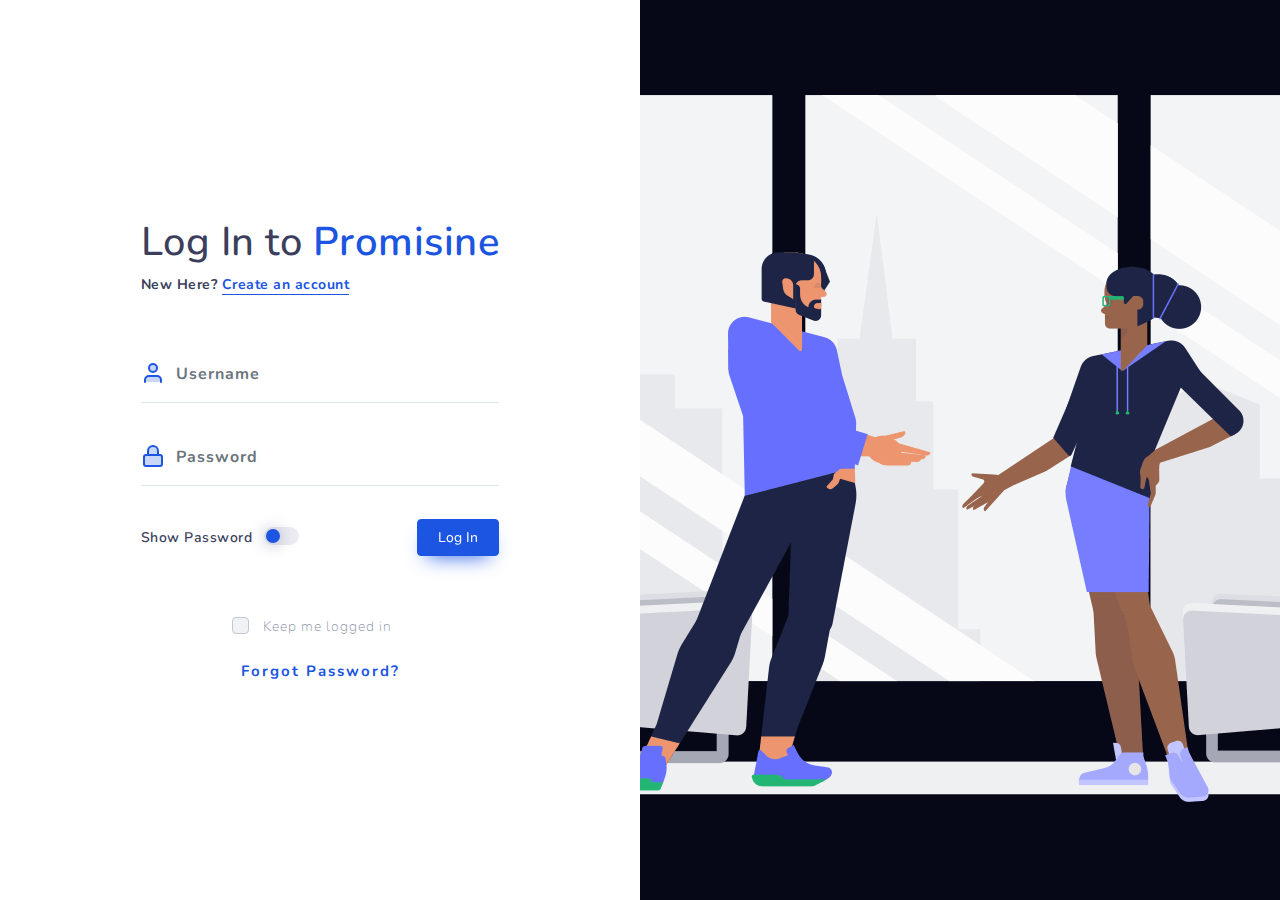
<file: app/login.html>
<!DOCTYPE html>
<html lang="en">
<head>
    <meta charset="utf-8">
    <meta http-equiv="X-UA-Compatible" content="IE=edge">
    <meta name="viewport" content="width=device-width, initial-scale=1, maximum-scale=1, shrink-to-fit=no">
    <title>Log Into Promisine </title>
    <link rel="icon" type="image/x-icon" href="assets/img/favicon.ico"/>
    <!-- BEGIN GLOBAL MANDATORY STYLES -->
    <link href="https://fonts.googleapis.com/css?family=Nunito:400,600,700" rel="stylesheet">
    <link href="bootstrap/css/bootstrap.min.css" rel="stylesheet" type="text/css" />
    <link href="assets/css/plugins.css" rel="stylesheet" type="text/css" />
    <link href="assets/css/authentication/form-1.css" rel="stylesheet" type="text/css" />
    <!-- END GLOBAL MANDATORY STYLES -->
    <link rel="stylesheet" type="text/css" href="assets/css/forms/theme-checkbox-radio.css">
    <link rel="stylesheet" type="text/css" href="assets/css/forms/switches.css">
</head>
<body class="form">
    

    <div class="form-container">
        <div class="form-form">
            <div class="form-form-wrap">
                <div class="form-container">
                    <div class="form-content">

                        <h1 class="">Log In to <a href="index.html"><span class="brand-name">Promisine</span></a></h1>
                        <p class="signup-link">New Here? <a href="auth_register.html">Create an account</a></p>
                        <form class="text-left">
                            <div class="form">

                                <div id="username-field" class="field-wrapper input">
                                    <svg xmlns="http://www.w3.org/2000/svg" width="24" height="24" viewBox="0 0 24 24" fill="none" stroke="currentColor" stroke-width="2" stroke-linecap="round" stroke-linejoin="round" class="feather feather-user"><path d="M20 21v-2a4 4 0 0 0-4-4H8a4 4 0 0 0-4 4v2"></path><circle cx="12" cy="7" r="4"></circle></svg>
                                    <input id="username" name="username" type="text" class="form-control" placeholder="Username">
                                </div>

                                <div id="password-field" class="field-wrapper input mb-2">
                                    <svg xmlns="http://www.w3.org/2000/svg" width="24" height="24" viewBox="0 0 24 24" fill="none" stroke="currentColor" stroke-width="2" stroke-linecap="round" stroke-linejoin="round" class="feather feather-lock"><rect x="3" y="11" width="18" height="11" rx="2" ry="2"></rect><path d="M7 11V7a5 5 0 0 1 10 0v4"></path></svg>
                                    <input id="password" name="password" type="password" class="form-control" placeholder="Password">
                                </div>
                                <div class="d-sm-flex justify-content-between">
                                    <div class="field-wrapper toggle-pass">
                                        <p class="d-inline-block">Show Password</p>
                                        <label class="switch s-primary">
                                            <input type="checkbox" id="toggle-password" class="d-none">
                                            <span class="slider round"></span>
                                        </label>
                                    </div>
                                    <div class="field-wrapper">
                                        <button type="submit" class="btn btn-primary" value="">Log In</button>
                                    </div>
                                    
                                </div>

                                <div class="field-wrapper text-center keep-logged-in">
                                    <div class="n-chk new-checkbox checkbox-outline-primary">
                                        <label class="new-control new-checkbox checkbox-outline-primary">
                                          <input type="checkbox" class="new-control-input">
                                          <span class="new-control-indicator"></span>Keep me logged in
                                        </label>
                                    </div>
                                </div>

                                <div class="field-wrapper">
                                    <a href="auth_pass_recovery.html" class="forgot-pass-link">Forgot Password?</a>
                                </div>

                            </div>
                        </form>                        
                       

                    </div>                    
                </div>
            </div>
        </div>
        <div class="form-image">
            <div class="l-image">
            </div>
        </div>
    </div>

    
    <!-- BEGIN GLOBAL MANDATORY SCRIPTS -->
    <script src="assets/js/libs/jquery-3.1.1.min.js"></script>
    <script src="bootstrap/js/popper.min.js"></script>
    <script src="bootstrap/js/bootstrap.min.js"></script>
    
    <!-- END GLOBAL MANDATORY SCRIPTS -->
    <script src="assets/js/authentication/form-1.js"></script>

</body>
</html>
</file>
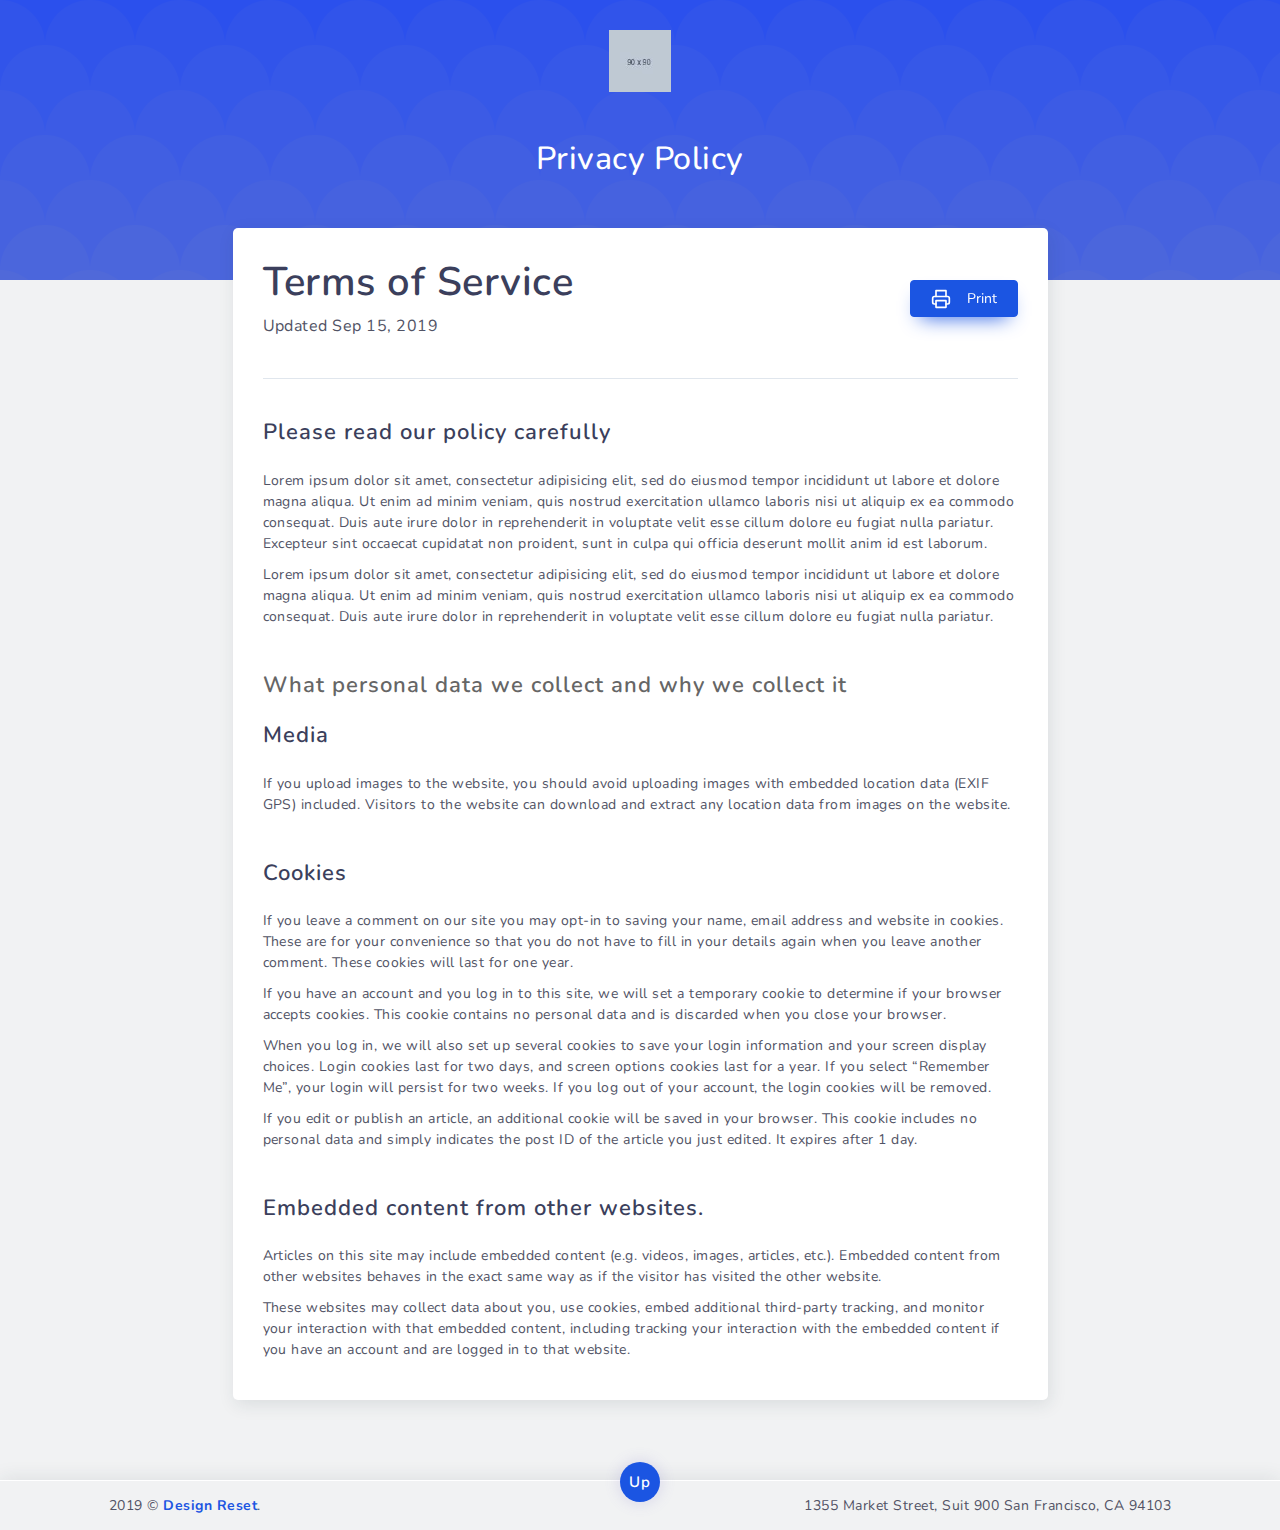
<file: app/pages_privacy.html>
<!DOCTYPE html>
<html lang="en">
<head>
    <meta charset="utf-8">
    <meta http-equiv="X-UA-Compatible" content="IE=edge">
    <meta name="viewport" content="width=device-width, initial-scale=1, maximum-scale=1, shrink-to-fit=no">
    <title>Privacy Policy | CORK - Multipurpose Bootstrap Dashboard Template </title>
    <link rel="icon" type="image/x-icon" href="assets/img/favicon.ico"/>
    <!-- BEGIN GLOBAL MANDATORY STYLES -->
    <link href="https://fonts.googleapis.com/css?family=Nunito:400,600,700" rel="stylesheet">
    <link href="bootstrap/css/bootstrap.min.css" rel="stylesheet" type="text/css" />
    <link href="assets/css/plugins.css" rel="stylesheet" type="text/css" />
    <!-- END GLOBAL MANDATORY STYLES -->

    <!--  BEGIN CUSTOM STYLE FILE  -->
    <link href="assets/css/pages/privacy/privacy.css" rel="stylesheet" type="text/css" />
    <!--  END CUSTOM STYLE FILE  -->
</head>
<body>
    

    <div id="headerWrapper">
        <div class="container-fluid">
            <div class="row">
                <div class="col-md-12 col-sm-12 col-12 text-center mb-5">
                    <a href="index.html" class="navbar-brand-privacy">
                        <img src="assets/img/90x90.jpg" class="img-fluid" alt="logo">
                    </a>
                </div>
                <div class="col-md-12 col-sm-12 col-12 text-center">
                    <h2 class="main-heading">Privacy Policy</h2>
                </div>
            </div>
        </div>
    </div>

    <div id="privacyWrapper" class="">
        <div class="privacy-container">
            <div class="privacyContent">

                <div class="d-flex justify-content-between privacy-head">
                    <div class="privacyHeader">
                        <h1>Terms of Service</h1>
                        <p>Updated Sep 15, 2019</p>
                    </div>

                    <div class="get-privacy-terms align-self-center">
                        <button class="btn btn-primary"><svg xmlns="http://www.w3.org/2000/svg" width="24" height="24" viewBox="0 0 24 24" fill="none" stroke="currentColor" stroke-width="2" stroke-linecap="round" stroke-linejoin="round" class="feather feather-printer"><polyline points="6 9 6 2 18 2 18 9"></polyline><path d="M6 18H4a2 2 0 0 1-2-2v-5a2 2 0 0 1 2-2h16a2 2 0 0 1 2 2v5a2 2 0 0 1-2 2h-2"></path><rect x="6" y="14" width="12" height="8"></rect></svg> Print</button>
                    </div>

                </div>

                <div class="privacy-content-container">

                    <section>
                        <h5>Please read our policy carefully</h5>
                        <p>Lorem ipsum dolor sit amet, consectetur adipisicing elit, sed do eiusmod tempor incididunt ut labore et dolore magna aliqua. Ut enim ad minim veniam, quis nostrud exercitation ullamco laboris nisi ut aliquip ex ea commodo consequat. Duis aute irure dolor in reprehenderit in voluptate velit esse cillum dolore eu fugiat nulla pariatur. Excepteur sint occaecat cupidatat non proident, sunt in culpa qui officia deserunt mollit anim id est laborum.</p>

                        <p>Lorem ipsum dolor sit amet, consectetur adipisicing elit, sed do eiusmod tempor incididunt ut labore et dolore magna aliqua. Ut enim ad minim veniam,
                        quis nostrud exercitation ullamco laboris nisi ut aliquip ex ea commodo consequat. Duis aute irure dolor in reprehenderit in voluptate velit esse cillum dolore eu fugiat nulla pariatur.</p>
                    </section>

                    <h5 class="policy-info-ques">What personal data we collect and why we collect it</h5>

                    <section>
                        
                        <h5>Media</h5>

                        <p>If you upload images to the website, you should avoid uploading images with embedded location data (EXIF GPS) included. Visitors to the website can download and extract any location data from images on the website.</p>
                    </section>

                    <section>

                        <h5> Cookies </h5>

                        <p> If you leave a comment on our site you may opt-in to saving your name, email address and website in cookies. These are for your convenience so that you do not have to fill in your details again when you leave another comment. These cookies will last for one year.</p>

                        <p> If you have an account and you log in to this site, we will set a temporary cookie to determine if your browser accepts cookies. This cookie contains no personal data and is discarded when you close your browser.</p>

                        <p> When you log in, we will also set up several cookies to save your login information and your screen display choices. Login cookies last for two days, and screen options cookies last for a year. If you select “Remember Me”, your login will persist for two weeks. If you log out of your account, the login cookies will be removed.</p>

                        <p> If you edit or publish an article, an additional cookie will be saved in your browser. This cookie includes no personal data and simply indicates the post ID of the article you just edited. It expires after 1 day.</p>

                    </section>
                        
                    <section>
                        <h5> Embedded content from other websites.</h5>

                        <p> Articles on this site may include embedded content (e.g. videos, images, articles, etc.). Embedded content from other websites behaves in the exact same way as if the visitor has visited the other website.</p>

                        <p> These websites may collect data about you, use cookies, embed additional third-party tracking, and monitor your interaction with that embedded content, including tracking your interaction with the embedded content if you have an account and are logged in to that website.</p>
                    </section>

                </div>

            </div>
        </div>
    </div>

    <div id="miniFooterWrapper" class="">
        <div class="container">
            <div class="row">
                <div class="col-xl-12 col-lg-12 col-md-12">
                    <div class="position-relative">
                        <div class="arrow text-center">
                            <p class="">Up</p>
                        </div>
                    </div>
                    <div class="row">
                        <div class="col-lg-5 mx-auto col-lg-6 col-md-6 site-content-inner text-md-left text-center copyright align-self-center">
                            <p class="mt-md-0 mt-4 mb-0">2019 &copy; <a target="_blank" href="https://designreset.com/cork">Design Reset</a>.</p>
                        </div>
                        <div class="col-xl-5 mx-auto col-lg-6 col-md-6 site-content-inner text-md-right text-center align-self-center">
                            <p class="mb-0">1355 Market Street, Suit 900 San Francisco, CA 94103</p>
                        </div>
                    </div>
                </div>      
            </div>
        </div>
    </div>

    <!-- BEGIN GLOBAL MANDATORY SCRIPTS -->
    <script src="assets/js/libs/jquery-3.1.1.min.js"></script>
    <script src="bootstrap/js/popper.min.js"></script>
    <script src="bootstrap/js/bootstrap.min.js"></script>
    <!-- END GLOBAL MANDATORY SCRIPTS -->

    <script>
        // Scroll To Top
        $(document).on('click', '.arrow', function(event) {
          event.preventDefault();
          var body = $("html, body");
          body.stop().animate({scrollTop:0}, 500, 'swing');
        });
    </script>

</body>
</html>
</file>
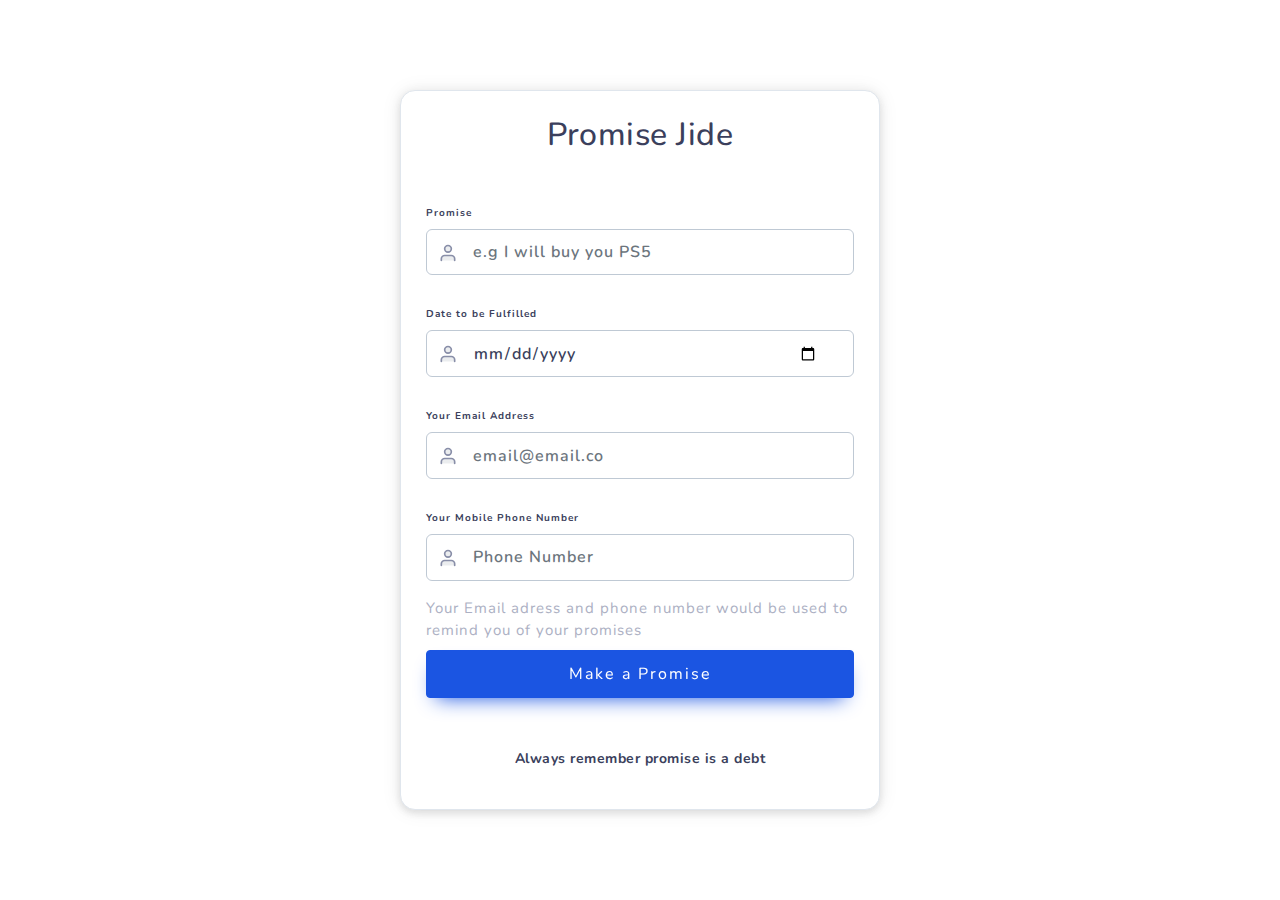
<file: app/promise.html>
<!DOCTYPE html>
<html lang="en">
<head>
    <meta charset="utf-8">
    <meta http-equiv="X-UA-Compatible" content="IE=edge">
    <meta name="viewport" content="width=device-width, initial-scale=1, maximum-scale=1, shrink-to-fit=no">
    <title>Make a promise for Jide </title>
    <link rel="icon" type="image/x-icon" href="assets/img/favicon.ico"/>
    <!-- BEGIN GLOBAL MANDATORY STYLES -->
    <link href="https://fonts.googleapis.com/css?family=Nunito:400,600,700" rel="stylesheet">
    <link href="bootstrap/css/bootstrap.min.css" rel="stylesheet" type="text/css" />
    <link href="assets/css/plugins.css" rel="stylesheet" type="text/css" />
    <link href="assets/css/authentication/form-2.css" rel="stylesheet" type="text/css" />
    <!-- END GLOBAL MANDATORY STYLES -->
    <link rel="stylesheet" type="text/css" href="assets/css/forms/theme-checkbox-radio.css">
    <link rel="stylesheet" type="text/css" href="assets/css/forms/switches.css">
</head>
<body class="form">
    

    <div class="form-container outer">
        <div class="form-form">
            <div class="form-form-wrap">
                <div class="form-container">
                    <div class="form-content">

                        <h1 class="">Promise Jide</h1>
                        <p class=""></p>
                        
                        <form class="text-left">
                            <div class="form">

                                <div id="username-field" class="field-wrapper input">
                                    <label for="username">Promise</label>
                                    <svg xmlns="http://www.w3.org/2000/svg" width="24" height="24" viewBox="0 0 24 24" fill="none" stroke="currentColor" stroke-width="2" stroke-linecap="round" stroke-linejoin="round" class="feather feather-user"><path d="M20 21v-2a4 4 0 0 0-4-4H8a4 4 0 0 0-4 4v2"></path><circle cx="12" cy="7" r="4"></circle></svg>
                                    <input id="promise" name="promise" type="text" class="form-control" placeholder="e.g I will buy you PS5">
                                </div>
                                <div id="username-field" class="field-wrapper input">
                                    <label for="username">Date to be Fulfilled</label>
                                    <svg xmlns="http://www.w3.org/2000/svg" width="24" height="24" viewBox="0 0 24 24" fill="none" stroke="currentColor" stroke-width="2" stroke-linecap="round" stroke-linejoin="round" class="feather feather-user"><path d="M20 21v-2a4 4 0 0 0-4-4H8a4 4 0 0 0-4 4v2"></path><circle cx="12" cy="7" r="4"></circle></svg>
                                    <input id="fulfilldate" name="fulfilldate" type="date" class="form-control"/>
                                </div>
                                <div id="username-field" class="field-wrapper input">
                                    <label for="username">Your Email Address</label>
                                    <svg xmlns="http://www.w3.org/2000/svg" width="24" height="24" viewBox="0 0 24 24" fill="none" stroke="currentColor" stroke-width="2" stroke-linecap="round" stroke-linejoin="round" class="feather feather-user"><path d="M20 21v-2a4 4 0 0 0-4-4H8a4 4 0 0 0-4 4v2"></path><circle cx="12" cy="7" r="4"></circle></svg>
                                    <input id="email" name="email" type="email" class="form-control" placeholder="email@email.co">
                                </div>
                                <div id="username-field" class="field-wrapper input">
                                    <label for="username">Your Mobile Phone Number</label>
                                    <svg xmlns="http://www.w3.org/2000/svg" width="24" height="24" viewBox="0 0 24 24" fill="none" stroke="currentColor" stroke-width="2" stroke-linecap="round" stroke-linejoin="round" class="feather feather-user"><path d="M20 21v-2a4 4 0 0 0-4-4H8a4 4 0 0 0-4 4v2"></path><circle cx="12" cy="7" r="4"></circle></svg>
                                    <input id="phoneno" name="phoneno" type="tel" class="form-control" placeholder="Phone Number ">
                                </div>
                                <label>Your Email adress and phone number would be used to remind you of your promises</label>
                                <div class="d-sm-flex justify-content-between">
                                    <div class="field-wrapper">
                                        <button type="submit" class="btn btn-primary" value="">Make a Promise</button>
                                    </div>
                                </div>

                                

                                <p class="signup-link">Always remember promise is a debt</p>

                            </div>
                        </form>

                    </div>                    
                </div>
            </div>
        </div>
    </div>

    
    <!-- BEGIN GLOBAL MANDATORY SCRIPTS -->
    <script src="assets/js/libs/jquery-3.1.1.min.js"></script>
    <script src="bootstrap/js/popper.min.js"></script>
    <script src="bootstrap/js/bootstrap.min.js"></script>
    
    <!-- END GLOBAL MANDATORY SCRIPTS -->
    <script src="assets/js/authentication/form-2.js"></script>

</body>
</html>
</file>
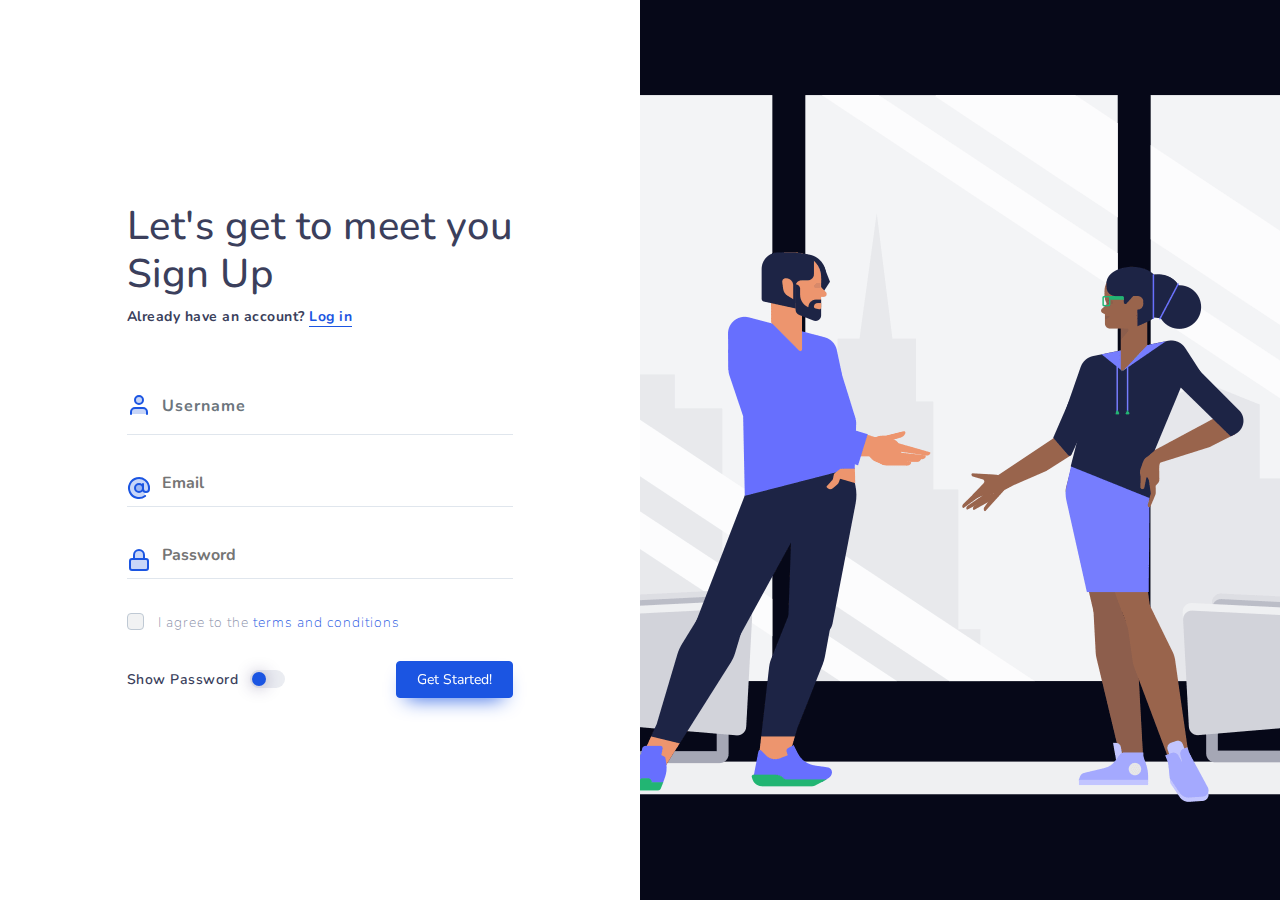
<file: app/register.html>
<!DOCTYPE html>
<html lang="en">
<head>
    <meta charset="utf-8">
    <meta http-equiv="X-UA-Compatible" content="IE=edge">
    <meta name="viewport" content="width=device-width, initial-scale=1, maximum-scale=1, shrink-to-fit=no">
    <title>Register on Promisine</title>
    <link rel="icon" type="image/x-icon" href="assets/img/favicon.ico"/>
    <!-- BEGIN GLOBAL MANDATORY STYLES -->
    <link href="https://fonts.googleapis.com/css?family=Nunito:400,600,700" rel="stylesheet">
    <link href="bootstrap/css/bootstrap.min.css" rel="stylesheet" type="text/css" />
    <link href="assets/css/plugins.css" rel="stylesheet" type="text/css" />
    <link href="assets/css/authentication/form-1.css" rel="stylesheet" type="text/css" />
    <!-- END GLOBAL MANDATORY STYLES -->    
    <link rel="stylesheet" type="text/css" href="assets/css/forms/theme-checkbox-radio.css">
    <link rel="stylesheet" type="text/css" href="assets/css/forms/switches.css">
</head>
<body class="form">

    <div class="form-container">
        <div class="form-form">
            <div class="form-form-wrap">
                <div class="form-container">
                    <div class="form-content">

                        <h1 class="">Let's get to meet you <br/> Sign Up</h1>
                        <p class="signup-link">Already have an account? <a href="auth_login.html">Log in</a></p>
                        <form class="text-left">
                            <div class="form">

                                <div id="username-field" class="field-wrapper input">
                                    <svg xmlns="http://www.w3.org/2000/svg" width="24" height="24" viewBox="0 0 24 24" fill="none" stroke="currentColor" stroke-width="2" stroke-linecap="round" stroke-linejoin="round" class="feather feather-user"><path d="M20 21v-2a4 4 0 0 0-4-4H8a4 4 0 0 0-4 4v2"></path><circle cx="12" cy="7" r="4"></circle></svg>
                                    <input id="username" name="username" type="text" class="form-control" placeholder="Username">
                                </div>
                                <div id="email-field" class="field-wrapper input">
                                    <svg xmlns="http://www.w3.org/2000/svg" width="24" height="24" viewBox="0 0 24 24" fill="none" stroke="currentColor" stroke-width="2" stroke-linecap="round" stroke-linejoin="round" class="feather feather-at-sign"><circle cx="12" cy="12" r="4"></circle><path d="M16 8v5a3 3 0 0 0 6 0v-1a10 10 0 1 0-3.92 7.94"></path></svg>
                                    <input id="email" name="email" type="text" value="" placeholder="Email">
                                </div>
                                <div id="password-field" class="field-wrapper input mb-2">
                                    <svg xmlns="http://www.w3.org/2000/svg" width="24" height="24" viewBox="0 0 24 24" fill="none" stroke="currentColor" stroke-width="2" stroke-linecap="round" stroke-linejoin="round" class="feather feather-lock"><rect x="3" y="11" width="18" height="11" rx="2" ry="2"></rect><path d="M7 11V7a5 5 0 0 1 10 0v4"></path></svg>
                                    <input id="password" name="password" type="password" value="" placeholder="Password">
                                </div>
                                <div class="field-wrapper terms_condition">
                                    <div class="n-chk new-checkbox checkbox-outline-primary">
                                        <label class="new-control new-checkbox checkbox-outline-primary">
                                          <input type="checkbox" class="new-control-input">
                                          <span class="new-control-indicator"></span><span>I agree to the <a href="javascript:void(0);">  terms and conditions </a></span>
                                        </label>
                                    </div>
                                </div>
                                <div class="d-sm-flex justify-content-between">
                                    <div class="field-wrapper toggle-pass">
                                        <p class="d-inline-block">Show Password</p>
                                        <label class="switch s-primary">
                                            <input type="checkbox" id="toggle-password" class="d-none">
                                            <span class="slider round"></span>
                                        </label>
                                    </div>
                                    <div class="field-wrapper">
                                        <button type="submit" class="btn btn-primary" value="">Get Started!</button>
                                    </div>
                                </div>

                            </div>
                        </form>                        
                        

                    </div>                    
                </div>
            </div>
        </div>
        <div class="form-image">
            <div class="l-image">
            </div>
        </div>
    </div>

    
    <!-- BEGIN GLOBAL MANDATORY SCRIPTS -->
    <script src="assets/js/libs/jquery-3.1.1.min.js"></script>
    <script src="bootstrap/js/popper.min.js"></script>
    <script src="bootstrap/js/bootstrap.min.js"></script>
    
    <!-- END GLOBAL MANDATORY SCRIPTS -->
    <script src="assets/js/authentication/form-1.js"></script>

</body>
</html>
</file>
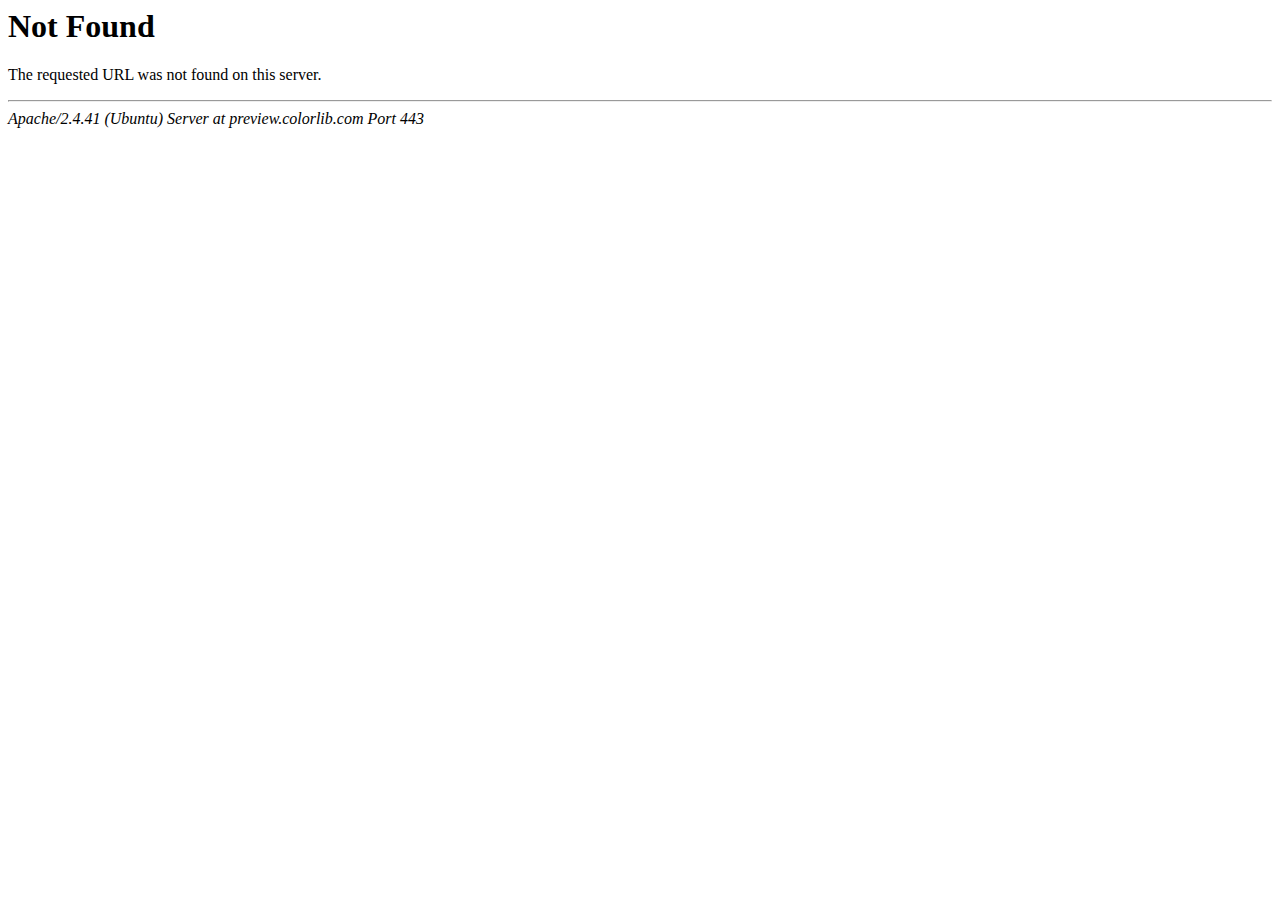
<file: css/owl.video.play.html>
<!DOCTYPE HTML PUBLIC "-//IETF//DTD HTML 2.0//EN">
<html><head>
<title>404 Not Found</title>
</head><body>
<h1>Not Found</h1>
<p>The requested URL was not found on this server.</p>
<hr>
<address>Apache/2.4.41 (Ubuntu) Server at preview.colorlib.com Port 443</address>
</body></html>
</file>
<file: app/assets/css/loader.css>
/*
	===============================
			@Import	Function
	===============================
*/
/*
	===============================
			@Import	Mixins
	===============================
*/
div#load_screen {
  background: #ecefff;
  opacity: 1;
  position: fixed;
  z-index: 999999;
  top: 0px;
  bottom: 0;
  left: 0;
  right: 0;
  width: 100%; }
  div#load_screen .loader {
    display: flex;
    justify-content: center;
    height: 100vh; }
  div#load_screen .loader-content {
    right: 0;
    align-self: center; }

.spinner-grow {
  color: #304aca; }
</file>
<file: app/assets/css/plugins.css>
@import url('main.css');
@import url('../../plugins/perfect-scrollbar/perfect-scrollbar.css');
@import url('structure.css');
/*
    Importing highlight.js CSS code 

    Just for demo purpose only
	
	@Note:-  monokai-sublime.css stylesheet is for highliting the code;

*/
@import '../../plugins/highlight/styles/monokai-sublime.css';
</file>
<file: app/plugins/apex/apexcharts.css>
.apexcharts-canvas {
  position: relative;
  user-select: none;
  /* cannot give overflow: hidden as it will crop tooltips which overflow outside chart area */
}

/* scrollbar is not visible by default for legend, hence forcing the visibility */
.apexcharts-canvas ::-webkit-scrollbar {
  -webkit-appearance: none;
  width: 6px;
}
.apexcharts-canvas ::-webkit-scrollbar-thumb {
  border-radius: 4px;
  background-color: rgba(0,0,0,.5);
  box-shadow: 0 0 1px rgba(255,255,255,.5);
  -webkit-box-shadow: 0 0 1px rgba(255,255,255,.5);
}
.apexcharts-canvas.dark {
  background: #343F57;
}

.apexcharts-inner {
  position: relative;
}

.legend-mouseover-inactive {
  transition: 0.15s ease all;
  opacity: 0.20;
}

.apexcharts-series-collapsed {
  opacity: 0;
}

.apexcharts-gridline, .apexcharts-text {
  pointer-events: none;
}

.apexcharts-tooltip {
  border-radius: 5px;
  box-shadow: 2px 2px 6px -4px #999;
  cursor: default;
  font-size: 14px;
  left: 62px;
  opacity: 0;
  pointer-events: none;
  position: absolute;
  top: 20px;
  overflow: hidden;
  white-space: nowrap;
  z-index: 12;
  transition: 0.15s ease all;
}
.apexcharts-tooltip.light {
  border: 1px solid #e3e3e3;
  background: rgba(255, 255, 255, 0.96);
}
.apexcharts-tooltip.dark {
  color: #fff;
  background: rgba(30,30,30, 0.8);
}
.apexcharts-tooltip * {
  font-family: inherit;
}

.apexcharts-tooltip .apexcharts-marker,
.apexcharts-area-series .apexcharts-area,
.apexcharts-line {
  pointer-events: none;
}

.apexcharts-tooltip.active {
  opacity: 1;
  transition: 0.15s ease all;
}

.apexcharts-tooltip-title {
  padding: 6px;
  font-size: 15px;
  margin-bottom: 4px;
}
.apexcharts-tooltip.light .apexcharts-tooltip-title {
  background: #ECEFF1;
  border-bottom: 1px solid #ddd;
}
.apexcharts-tooltip.dark .apexcharts-tooltip-title {
  background: rgba(0, 0, 0, 0.7);
  border-bottom: 1px solid #0e1726;
}

.apexcharts-tooltip-text-value,
.apexcharts-tooltip-text-z-value {
  display: inline-block;
  font-weight: 600;
  margin-left: 5px;
}

.apexcharts-tooltip-text-z-label:empty,
.apexcharts-tooltip-text-z-value:empty {
  display: none;
}

.apexcharts-tooltip-text-value, 
.apexcharts-tooltip-text-z-value {
  font-weight: 600;
}

.apexcharts-tooltip-marker {
  width: 12px;
  height: 12px;
  position: relative;
  top: 0px;
  margin-right: 10px;
  border-radius: 50%;
}

.apexcharts-tooltip-series-group {
  padding: 0 10px;
  display: none;
  text-align: left;
  justify-content: left;
  align-items: center;
}

.apexcharts-tooltip-series-group.active .apexcharts-tooltip-marker {
  opacity: 1;
}
.apexcharts-tooltip-series-group.active, .apexcharts-tooltip-series-group:last-child {
  padding-bottom: 4px;
}
.apexcharts-tooltip-series-group-hidden {
  opacity: 0;
  height: 0;
  line-height: 0;
  padding: 0 !important;
}
.apexcharts-tooltip-y-group {
  padding: 6px 0 5px;
}
.apexcharts-tooltip-candlestick {
  padding: 4px 8px;
}
.apexcharts-tooltip-candlestick > div {
  margin: 4px 0;
}
.apexcharts-tooltip-candlestick span.value {
  font-weight: bold;
}

.apexcharts-tooltip-rangebar {
  padding: 5px 8px;
}

.apexcharts-tooltip-rangebar .category {
  font-weight: 600;
  color: #777;
}

.apexcharts-tooltip-rangebar .series-name {
  font-weight: bold;
  display: block;
  margin-bottom: 5px;
}

.apexcharts-xaxistooltip {
  opacity: 0;
  padding: 9px 10px;
  pointer-events: none;
  color: #373d3f;
  font-size: 13px;
  text-align: center;
  border-radius: 2px;
  position: absolute;
  z-index: 10;
	background: #ECEFF1;
  border: 1px solid #90A4AE;
  transition: 0.15s ease all;
}

.apexcharts-xaxistooltip.dark {
  background: rgba(0, 0, 0, 0.7);
  border: 1px solid rgba(0, 0, 0, 0.5);
  color: #fff;
}

.apexcharts-xaxistooltip:after, .apexcharts-xaxistooltip:before {
	left: 50%;
	border: solid transparent;
	content: " ";
	height: 0;
	width: 0;
	position: absolute;
	pointer-events: none;
}

.apexcharts-xaxistooltip:after {
	border-color: rgba(236, 239, 241, 0);
	border-width: 6px;
	margin-left: -6px;
}
.apexcharts-xaxistooltip:before {
	border-color: rgba(144, 164, 174, 0);
	border-width: 7px;
	margin-left: -7px;
}

.apexcharts-xaxistooltip-bottom:after, .apexcharts-xaxistooltip-bottom:before {
  bottom: 100%;
}

.apexcharts-xaxistooltip-top:after, .apexcharts-xaxistooltip-top:before {
  top: 100%;
}

.apexcharts-xaxistooltip-bottom:after {
  border-bottom-color: #ECEFF1;
}
.apexcharts-xaxistooltip-bottom:before {
  border-bottom-color: #90A4AE;
}

.apexcharts-xaxistooltip-bottom.dark:after {
  border-bottom-color: rgba(0, 0, 0, 0.5);
}
.apexcharts-xaxistooltip-bottom.dark:before {
  border-bottom-color: rgba(0, 0, 0, 0.5);
}

.apexcharts-xaxistooltip-top:after {
  border-top-color:#ECEFF1
}
.apexcharts-xaxistooltip-top:before {
  border-top-color: #90A4AE;
}
.apexcharts-xaxistooltip-top.dark:after {
  border-top-color:rgba(0, 0, 0, 0.5);
}
.apexcharts-xaxistooltip-top.dark:before {
  border-top-color: rgba(0, 0, 0, 0.5);
}


.apexcharts-xaxistooltip.active {
  opacity: 1;
  transition: 0.15s ease all;
}

.apexcharts-yaxistooltip {
  opacity: 0;
  padding: 4px 10px;
  pointer-events: none;
  color: #373d3f;
  font-size: 13px;
  text-align: center;
  border-radius: 2px;
  position: absolute;
  z-index: 10;
	background: #ECEFF1;
  border: 1px solid #90A4AE;
}

.apexcharts-yaxistooltip.dark {
  background: rgba(0, 0, 0, 0.7);
  border: 1px solid rgba(0, 0, 0, 0.5);
  color: #fff;
}

.apexcharts-yaxistooltip:after, .apexcharts-yaxistooltip:before {
	top: 50%;
	border: solid transparent;
	content: " ";
	height: 0;
	width: 0;
	position: absolute;
	pointer-events: none;
}
.apexcharts-yaxistooltip:after {
	border-color: rgba(236, 239, 241, 0);
	border-width: 6px;
	margin-top: -6px;
}
.apexcharts-yaxistooltip:before {
	border-color: rgba(144, 164, 174, 0);
	border-width: 7px;
	margin-top: -7px;
}

.apexcharts-yaxistooltip-left:after, .apexcharts-yaxistooltip-left:before {
  left: 100%;
}

.apexcharts-yaxistooltip-right:after, .apexcharts-yaxistooltip-right:before {
  right: 100%;
}

.apexcharts-yaxistooltip-left:after {
  border-left-color: #ECEFF1;
}
.apexcharts-yaxistooltip-left:before {
  border-left-color: #90A4AE;
}
.apexcharts-yaxistooltip-left.dark:after {
  border-left-color: rgba(0, 0, 0, 0.5);
}
.apexcharts-yaxistooltip-left.dark:before {
  border-left-color: rgba(0, 0, 0, 0.5);
}

.apexcharts-yaxistooltip-right:after {
  border-right-color: #ECEFF1;
}
.apexcharts-yaxistooltip-right:before {
  border-right-color: #90A4AE;
}
.apexcharts-yaxistooltip-right.dark:after {
  border-right-color: rgba(0, 0, 0, 0.5);
}
.apexcharts-yaxistooltip-right.dark:before {
  border-right-color: rgba(0, 0, 0, 0.5);
}

.apexcharts-yaxistooltip.active {
  opacity: 1;
}

.apexcharts-xcrosshairs, .apexcharts-ycrosshairs {
  pointer-events: none;
  opacity: 0;
  transition: 0.15s ease all;
}

.apexcharts-xcrosshairs.active, .apexcharts-ycrosshairs.active {
  opacity: 1;
  transition: 0.15s ease all;
}

.apexcharts-ycrosshairs-hidden {
  opacity: 0;
}

.apexcharts-zoom-rect {
  pointer-events: none;
}
.apexcharts-selection-rect {
  cursor: move;
}

.svg_select_points, .svg_select_points_rot {
  opacity: 0;
  visibility: hidden;
}
.svg_select_points_l, .svg_select_points_r {
  cursor: ew-resize;
  opacity: 1;
  visibility: visible;
  fill: #888;
}
.apexcharts-canvas.zoomable .hovering-zoom {
  cursor: crosshair
}
.apexcharts-canvas.zoomable .hovering-pan {
  cursor: move
}

.apexcharts-xaxis,
.apexcharts-yaxis {
  pointer-events: none;
}

.apexcharts-zoom-icon, 
.apexcharts-zoom-in-icon,
.apexcharts-zoom-out-icon,
.apexcharts-reset-zoom-icon, 
.apexcharts-pan-icon, 
.apexcharts-selection-icon,
.apexcharts-menu-icon, 
.apexcharts-toolbar-custom-icon {
  cursor: pointer;
  width: 20px;
  height: 20px;
  line-height: 24px;
  color: #6E8192;
  text-align: center;
}


.apexcharts-zoom-icon svg, 
.apexcharts-zoom-in-icon svg,
.apexcharts-zoom-out-icon svg,
.apexcharts-reset-zoom-icon svg,
.apexcharts-menu-icon svg {
  fill: #6E8192;
}
.apexcharts-selection-icon svg {
  fill: #444;
  transform: scale(0.76)
}

.dark .apexcharts-zoom-icon svg, 
.dark .apexcharts-zoom-in-icon svg,
.dark .apexcharts-zoom-out-icon svg,
.dark .apexcharts-reset-zoom-icon svg, 
.dark .apexcharts-pan-icon svg, 
.dark .apexcharts-selection-icon svg,
.dark .apexcharts-menu-icon svg, 
.dark .apexcharts-toolbar-custom-icon svg{
  fill: #f3f4f5;
}

.apexcharts-canvas .apexcharts-zoom-icon.selected svg, 
.apexcharts-canvas .apexcharts-selection-icon.selected svg, 
.apexcharts-canvas .apexcharts-reset-zoom-icon.selected svg {
  fill: #008FFB;
}
.light .apexcharts-selection-icon:not(.selected):hover svg,
.light .apexcharts-zoom-icon:not(.selected):hover svg, 
.light .apexcharts-zoom-in-icon:hover svg, 
.light .apexcharts-zoom-out-icon:hover svg, 
.light .apexcharts-reset-zoom-icon:hover svg, 
.light .apexcharts-menu-icon:hover svg {
  fill: #0e1726;
}

.apexcharts-selection-icon, .apexcharts-menu-icon {
  position: relative;
}
.apexcharts-reset-zoom-icon {
  margin-left: 5px;
}
.apexcharts-zoom-icon, .apexcharts-reset-zoom-icon, .apexcharts-menu-icon {
  transform: scale(0.85);
}

.apexcharts-zoom-in-icon, .apexcharts-zoom-out-icon {
  transform: scale(0.7)
}

.apexcharts-zoom-out-icon {
  margin-right: 3px;
}

.apexcharts-pan-icon {
  transform: scale(0.62);
  position: relative;
  left: 1px;
  top: 0px;
}
.apexcharts-pan-icon svg {
  fill: #fff;
  stroke: #6E8192;
  stroke-width: 2;
}
.apexcharts-pan-icon.selected svg {
  stroke: #008FFB;
}
.apexcharts-pan-icon:not(.selected):hover svg {
  stroke: #0e1726;
}

.apexcharts-toolbar {
  position: absolute;
  z-index: 11;
  top: 0px;
  right: 3px;
  max-width: 176px;
  text-align: right;
  border-radius: 3px;
  padding: 0px 6px 2px 6px;
  display: flex;
  justify-content: space-between;
  align-items: center; 
}

.apexcharts-toolbar svg {
  pointer-events: none;
}

.apexcharts-menu {
  background: #fff;
  position: absolute;
  top: 100%;
  border: 1px solid #ddd;
  border-radius: 3px;
  padding: 3px;
  right: 10px;
  opacity: 0;
  min-width: 110px;
  transition: 0.15s ease all;
  pointer-events: none;
}

.apexcharts-menu.open {
  opacity: 1;
  pointer-events: all;
  transition: 0.15s ease all;
}

.apexcharts-menu-item {
  padding: 6px 7px;
  font-size: 12px;
  cursor: pointer;
}
.light .apexcharts-menu-item:hover {
  background: #eee;
}
.dark .apexcharts-menu {
  background: rgba(0, 0, 0, 0.7);
  color: #fff;
}

@media screen and (min-width: 768px) {
  .apexcharts-toolbar {
    /*opacity: 0;*/
  }

  .apexcharts-canvas:hover .apexcharts-toolbar {
    opacity: 1;
  } 
}

.apexcharts-datalabel.hidden {
  opacity: 0;
}

.apexcharts-pie-label,
.apexcharts-datalabel, .apexcharts-datalabel-label, .apexcharts-datalabel-value {
  cursor: default;
  pointer-events: none;
}

.apexcharts-pie-label-delay {
  opacity: 0;
  animation-name: opaque;
  animation-duration: 0.3s;
  animation-fill-mode: forwards;
  animation-timing-function: ease;
}

.apexcharts-canvas .hidden {
  opacity: 0;
}

.apexcharts-hide .apexcharts-series-points {
  opacity: 0;
}

.apexcharts-area-series .apexcharts-series-markers .apexcharts-marker.no-pointer-events,
.apexcharts-line-series .apexcharts-series-markers .apexcharts-marker.no-pointer-events, .apexcharts-radar-series path, .apexcharts-radar-series polygon {
  pointer-events: none;
}

/* markers */

.apexcharts-marker {
  transition: 0.15s ease all;
}

@keyframes opaque {
  0% {
    opacity: 0;
  }
  100% {
    opacity: 1;
  }
}
</file>
<file: app/assets/css/dashboard/dash_1.css>
.layout-spacing {
    padding-bottom: 25px;
}
.widget {
    position: relative;
    padding: 0;
    border-radius: 6px;
    border: none;
    -webkit-box-shadow: 0 4px 6px 0 rgba(85, 85, 85, 0.08), 0 1px 20px 0 rgba(0, 0, 0, 0.07), 0px 1px 11px 0px rgba(0, 0, 0, 0.07);
    -moz-box-shadow: 0 4px 6px 0 rgba(85, 85, 85, 0.08), 0 1px 20px 0 rgba(0, 0, 0, 0.07), 0px 1px 11px 0px rgba(0, 0, 0, 0.07);
    box-shadow: 0 4px 6px 0 rgba(85, 85, 85, 0.08), 0 1px 20px 0 rgba(0, 0, 0, 0.07), 0px 1px 11px 0px rgba(0, 0, 0, 0.07);
}

/*
    ==================
        Notification
    ==================
*/
.widget-card-four {
    padding: 25px 32px;
    background: #fff;
}
.widget-card-four .w-content {
    display: flex;
    justify-content: space-between;
}

.widget-card-four .w-info h6 {
    font-weight: 600;
    margin-bottom: 0;
    color: #0e1726;
    font-size: 23px;
    letter-spacing: 0;
}
.widget-card-four .w-info p {
    font-weight: 600;
    margin-bottom: 0;
    color: #5c1ac3;
    font-size: 16px;
}
.widget-card-four .w-icon {
    color: #5c1ac3;
    background-color: #dccff7;
    height: 45px;
    display: inline-flex;
    width: 45px;
    align-self: center;
    justify-content: center;
    border-radius: 50%;
    padding: 10px;
}
.widget-card-four .progress {
    height: 8px;
    margin-bottom: 0;
    margin-top: 62px;
    margin-bottom: 0;
    height: 22px;
    padding: 4px;
    border-radius: 20px;
    box-shadow: 0 2px 2px rgba(224, 230, 237, 0.4588235294117647),
}
.widget-card-four .progress-bar {
    position: relative;
}
.widget-card-four .progress-bar:before {
    content: '';
    height: 7px;
    width: 7px;
    background: #fff;
    position: absolute;
    right: 3px;
    border-radius: 50%;
    top: 3.4px;
}

/*
    =====================
        User Analytics
    =====================
*/

.widget.widget-one {
    padding: 22px 18px;
    background: #fff;
}
.widget.widget-one .widget-heading h6 {
    color: #0e1726;
    margin-bottom: 41px;
    font-size: 17px;
    display: block;
    font-weight: 600;
}
.widget.widget-one .w-chart {
    display: flex;
}
.widget.widget-one .w-chart .w-chart-section {
    width: 50%;
    padding: 0 12px;
}
.widget.widget-one .w-chart .w-chart-section .w-detail {
    position: absolute;
    color: #fff;
}
.widget.widget-one .w-chart .w-chart-section .w-title {
    font-size: 13px;
    font-weight: 700;
    margin-bottom: 0;
}
.widget.widget-one .w-chart .w-chart-section .w-stats {
    color: #f8538d;
    font-size: 20px;
    letter-spacing: 1px;
    margin-bottom: 0;
    font-weight: 700;
}

/*
    =====================
        Unique Visitors
    =====================
*/

.widget.widget-chart-three {
    background: #fff;
}
.widget.widget-chart-three .widget-heading {
    display: flex;
    justify-content: space-between;
    border-bottom: 1px dashed #e0e6ed;
    padding: 20px 20px;
    margin-bottom: 0;
    padding-bottom: 20px;
}
.widget.widget-chart-three .widget-heading h5 {
    font-size: 17px;
    display: block;
    color: #0e1726;
    font-weight: 600;
    margin-bottom: 0;
}
.widget.widget-chart-three .widget-heading .dropdown {
    align-self: center;
}
.widget.widget-chart-three .widget-heading .dropdown a svg {
    color: #888ea8;
    width: 19px;
    height: 19px;
}
.widget.widget-chart-three .widget-heading .dropdown .dropdown-menu {
    padding: 8px 8px;
    min-width: 10rem;
    border-radius: 6px;
    top: 5px !important;
}
.widget.widget-chart-three .apexcharts-legend-marker {
    left: -5px!important;
}

/*
    =========================
        Organic Vs Direct
    =========================
*/

/*
    ========================
        Recent Activities
    ========================
*/

.widget.widget-activity-three {
    position: relative;
    background: #fff;
    border-radius: 8px;
    height: 100%;
}
.widget.widget-activity-three .widget-heading {
    display: flex;
    justify-content: space-between;
    border-bottom: 1px dashed #e0e6ed;
    padding: 20px 20px;
    padding-bottom: 20px;
}
.widget.widget-activity-three .widget-heading h5 {
    font-size: 17px;
    display: block;
    color: #0e1726;
    font-weight: 600;
    margin-bottom: 0;
}
.widget-activity-three .widget-content {
    padding: 20px 10px 20px 20px
}
.widget-activity-three .mt-container {
    position: relative;
    height: 325px;
    overflow: auto;
    padding: 0 12px 0 12px;
}
.widget-activity-three .timeline-line .item-timeline { display: flex;
    margin-bottom: 20px; }
.widget-activity-three .timeline-line .item-timeline .t-dot { position: relative; }

.widget-activity-three .timeline-line .item-timeline .t-dot div {
    background: #1b55e2;
    border-radius: 50%;
    padding: 5px;
    margin-right: 11px;
    display: flex;
    height: 37px;
    justify-content: center;
    width: 36px;
}
.widget-activity-three .timeline-line .item-timeline .t-dot div.t-primary {
    background-color: #1b55e2;
    box-shadow: 0 10px 20px -10px #1b55e2;
}
.widget-activity-three .timeline-line .item-timeline .t-dot div.t-success {
    background-color: #009688;
    box-shadow: 0 10px 20px -10px #009688;
}
.widget-activity-three .timeline-line .item-timeline .t-dot div.t-danger {
    background-color: #e7515a;
    box-shadow: 0 10px 20px -10px #e7515a;
}
.widget-activity-three .timeline-line .item-timeline .t-dot div.t-warning {
    background-color: #e2a03f;
    box-shadow: 0 10px 20px -10px #e2a03f;
}
.widget-activity-three .timeline-line .item-timeline .t-dot div.t-dark {
    background-color: #3b3f5c;
    box-shadow: 0 10px 20px -10px #3b3f5c;
}
.widget-activity-three .timeline-line .item-timeline .t-dot svg {
    color: #fff;
    height: 20px;
    width: 20px;
    stroke-width: 1.6px;
    align-self: center;
}

.widget-activity-three .timeline-line .item-timeline .t-content {
    width: 100%;
}
.widget-activity-three .timeline-line .item-timeline .t-content .t-uppercontent {
    display: flex;
    justify-content: space-between;
}
.widget-activity-three .timeline-line .item-timeline .t-content .t-uppercontent h5 {
    font-size: 15px;
    letter-spacing: 0;
    font-weight: 700;
    margin-bottom: 5px;
}
.widget-activity-three .timeline-line .item-timeline .t-content .t-uppercontent span {
    margin-bottom: 0;
    font-size: 11px;
    font-weight: 500;
    color: #888ea8;
}
.widget-activity-three .timeline-line .item-timeline .t-content p {
    margin-bottom: 8px;
    font-size: 13px;
    font-weight: 500;
    color: #888ea8;
}
.widget-activity-three .timeline-line .item-timeline .t-content div.tags {
    
}
.widget-activity-three .timeline-line .item-timeline .t-content div.tags .badge {
    padding: 2px 4px;
    font-size: 11px;
    letter-spacing: 1px;
    transform: none;
}
.widget-activity-three .timeline-line .item-timeline .t-content div.tags .badge-primary {
    background-color: #c2d5ff;
    color: #1b55e2;
    
}

.widget-activity-three .timeline-line .item-timeline .t-content div.tags .badge-success {
    background-color: #e6ffbf;
    color: #009688;
}

.widget-activity-three .timeline-line .item-timeline .t-content div.tags .badge-warning {
    background-color: #ffeccb;
    color: #e2a03f;
    
}
.widget-activity-three .timeline-line .item-timeline .t-dot:after {
    content: '';
    position: absolute;
    border-width: 1px;
    border-style: solid;
    left: 40%;
    transform: translateX(-50%);
    border-color: #bfc9d4;
    width: 0;
    height: auto;
    top: 36px;
    bottom: -20px;
    border-right-width: 0;
    border-top-width: 0;
    border-bottom-width: 0;
    border-radius: 0;
}
.widget-activity-three .timeline-line .item-timeline:last-child .t-dot:after { display: none; }

/*
    ==================
        Statistics
    ==================
*/

.widget-one_hybrid {
    background: #fff;
}
.widget-one_hybrid .widget-heading {
    padding: 20px 13px;
}
.widget-one_hybrid .widget-heading .w-icon {
    display: inline-block;
    padding: 7px 8px;
    border-radius: 50%;
    margin-bottom: 15px;
}
.widget-one_hybrid .widget-heading svg {
    height: 18px;
    width: 18px;
}
.widget-one_hybrid .widget-heading .w-value {
    font-size: 21px;
    font-weight: 700;
    margin-bottom: 0;
}
.widget-one_hybrid .widget-heading h5 {
    margin-bottom: 0;
    font-size: 15px;
    font-weight: 600;
    color: #506690;
}
.widget-one_hybrid.widget-followers {
    background: #c2d5ff;
}
.widget-one_hybrid.widget-followers .widget-heading .w-icon {
    color: #1b55e2;
    border: 1px solid #1b55e2;
}
.widget-one_hybrid.widget-referral {
    background: #ffe1e2;
}
.widget-one_hybrid.widget-referral .widget-heading .w-icon {
    color: #e7515a;
    border: 1px solid #e7515a;
}
.widget-one_hybrid.widget-social {
    background: #bae7ff;
}
.widget-one_hybrid.widget-social .widget-heading .w-icon {
    color: #2196f3;
    border: 1px solid #2196f3;
}
.widget-one_hybrid.widget-engagement {
    background: #e6ffbf;
}
.widget-one_hybrid.widget-engagement .widget-heading .w-icon {
    color: #8dbf42;
    border: 1px solid #8dbf42;
}

/*
    ==================
        Balance
    ==================
*/

.widget-account-invoice-two {
    padding: 22px 19px;
    background: #e2a03f;
    background-image: linear-gradient(to right, #d09693 0%, #c71d6f 100%);
    background: linear-gradient(to right, #0081ff 0%, #0045ff 100%);
}
.widget-account-invoice-two .account-box .info {
    display: flex;
    justify-content: space-between;
    margin-bottom: 84px;
}
.widget-account-invoice-two .account-box h5 {
    color: #e0e6ed;
    margin-bottom: 0;
    font-size: 17px;
    font-weight: 600;
}
.widget-account-invoice-two .account-box p {
    color: #e0e6ed;
    font-weight: 700;
    margin-bottom: 0;
    align-self: center;
}
.widget-account-invoice-two .account-box .acc-action {
    margin-top: 23px;
    display: flex;
    justify-content: space-between;
}
.widget-account-invoice-two .account-box .acc-action a {
    display: inline-block;
    padding: 8px;
    border-radius: 6px;
    color: #e0e6ed;
    font-weight: 600;
    box-shadow: 0px 0px 2px 0px #bfc9d4;
}
.widget-account-invoice-two .account-box .acc-action a:first-child {
    margin-right: 2px;
}
.widget-account-invoice-two .account-box .acc-action a svg {
    width: 18px;
    height: 18px;
}

/*
    ==================
        Statistics
    ==================
*/
.widget-card-one {
    background: #fff;
    padding: 20px 0;
    height: 100%;
}
.widget-card-one .widget-content .media {
    padding-left: 15px;
    padding-right: 15px;
    margin-bottom: 19px;
    padding-bottom: 21px;
    border-bottom: 1px dashed #e0e6ed;
}
.widget-card-one .widget-content .media .w-img {
    margin-right: 9px;
    align-self: center;
}
.widget-card-one .widget-content .media img {
    width: 50px;
    height: 50px;
    border-radius: 50%;
    border: 3px solid #e0e6ed;
}
.widget-card-one .widget-content .media-body {
    align-self: center;
}
.widget-card-one .widget-content .media-body h6 {
    font-weight: 700;
    font-size: 15px;
    letter-spacing: 0;
    margin-bottom: 0;
}
.widget-card-one .widget-content .media-body p {
    font-size: 14px;
    letter-spacing: 1px;
    margin-bottom: 0;
    font-weight: 600;
    color: #888ea8;
    padding: 0;
}
.widget-card-one .widget-content p {
    font-weight: 600;
    font-size: 13px;
    margin-bottom: 61px;
    padding: 0 20px;
}
.widget-card-one .widget-content .w-action {
    padding: 0 20px;
}
.widget-card-one .widget-content .w-action svg {
    color: #1b55e2;
    fill: #c2d5ff;
}
.widget-card-one .widget-content .w-action span {
    vertical-align: sub;
    font-weight: 700;
    color: #0e1726;
    letter-spacing: 1px;
}

/*
    ====================
        Visitors by Browser
    ====================
*/

.widget-four {
    position: relative;
    background: #fff;
    padding: 20px;
    border-radius: 8px;
    height: 100%;
        box-shadow: 0 4px 6px 0 rgba(85, 85, 85, 0.09019607843137255), 0 1px 20px 0 rgba(0, 0, 0, 0.08), 0px 1px 11px 0px rgba(0, 0, 0, 0.06);
}
.widget-four .widget-heading {
    margin-bottom: 54px;
}
.widget-four .widget-heading h5 {
    font-size: 17px;
    display: block;
    color: #0e1726;
    font-weight: 600;
    margin-bottom: 0;
}
.widget-four .widget-content {
    font-size: 17px;
}
.widget-four .widget-content .browser-list {
    display: flex;
}
.widget-four .widget-content .browser-list:not(:last-child) {
    margin-bottom: 30px;
}
.widget-four .widget-content .w-icon {
    display: inline-block;
    padding: 8px 8px;
    border-radius: 50%;
    display: inline-flex;
    align-self: center;
    height: 34px;
    width: 34px;
    margin-right: 12px;
}
.widget-four .widget-content .w-icon svg {
    display: block;
    width: 17px;
    height: 17px;
}
.widget-four .widget-content .browser-list:nth-child(1) .w-icon {
    background: #c2d5ff;
}
.widget-four .widget-content .browser-list:nth-child(2) .w-icon {
    background: #ffe1e2;
}
.widget-four .widget-content .browser-list:nth-child(3) .w-icon {
    background: #ffeccb ;
}
.widget-four .widget-content .browser-list:nth-child(1) .w-icon svg {
    color: #1b55e2;
}
.widget-four .widget-content .browser-list:nth-child(2) .w-icon svg {
    color: #e7515a;
}
.widget-four .widget-content .browser-list:nth-child(3) .w-icon svg {
    color: #e2a03f;
}
.widget-four .widget-content .w-browser-details {
    width: 100%;
    align-self: center;
}
.widget-four .widget-content .w-browser-info {
    display: flex;
    justify-content: space-between;
    margin-bottom: 1px;
}
.widget-four .widget-content .w-browser-info h6 {
    font-size: 13px;
    font-weight: 600;
    margin-bottom: 0;
    color: #888ea8;
}
.widget-four .widget-content .w-browser-info p {
    font-size: 12px;
    font-weight: 600;
    margin-bottom: 0;
    color: #888ea8;
}
.widget-four .widget-content .w-browser-stats .progress {
    margin-bottom: 0;
    height: 22px;
    padding: 4px;
    border-radius: 20px;
    box-shadow: 0 2px 2px rgba(224, 230, 237, 0.4588235294117647), 1px 6px 7px rgba(224, 230, 237, 0.4588235294117647);
}
.widget-four .widget-content .w-browser-stats .progress .progress-bar {
    position: relative;
}
.widget-four .widget-content .w-browser-stats .progress .progress-bar:before {
    content: '';
    height: 7px;
    width: 7px;
    background: #fff;
    position: absolute;
    right: 3px;
    border-radius: 50%;
    top: 3.4px;
}
/*
    ==================
        Dev Summit
    ==================
*/
.widget-card-two {
    background: #fff;
    padding: 20px 0px;
}
.widget-card-two .media {
    padding-left: 15px;
    padding-right: 15px;
    margin-bottom: 19px;
    padding-bottom: 21px;
    border-bottom: 1px dashed #e0e6ed;
}
.widget-card-two .media .w-img {
    margin-right: 10px;
}
.widget-card-two .media .w-img img {
    width: 50px;
    height: 50px;
    border-radius: 50%;
    border: 3px solid #e0e6ed;
}
.widget-card-two .media .media-body {
    align-self: center;
}
.widget-card-two .media .media-body h6 {
    font-weight: 700;
    font-size: 15px;
    letter-spacing: 0;
    margin-bottom: 0;
}
.widget-card-two .media .media-body p {
    margin-bottom: 0;
    font-weight: 600;
    color: #888ea8;
}
.widget-card-two .card-bottom-section {
    text-align: center;
}
.widget-card-two .card-bottom-section h5 {
    font-size: 14px;
    color: #009688;
    font-weight: 700;
    margin-bottom: 20px;
}
.widget-card-two .card-bottom-section .img-group img {
    width: 46px;
    height: 46px;
    border-radius: 50%;
    border: 2px solid #e0e6ed;
}
.widget-card-two .card-bottom-section .img-group img:not(:last-child) {
    margin-right: 5px;    
}
.widget-card-two .card-bottom-section a {
    display: block;
    margin-top: 18px;
    background: #1b55e2;
    color: #fff;
    padding: 10px 10px;
    transform: none;
    margin-right: 15px;
    margin-left: 15px;
    font-size: 15px;
    font-weight: 600;
    letter-spacing: 1px;
}
.widget-card-two .card-bottom-section a.btn:hover,
.widget-card-two .card-bottom-section a.btn:focus  {
    border-color: #1b55e2;
}

/*
    =====================
        Task Indicator
    =====================
*/
.widget-five {
    background: #fff;
    padding: 28px 0 0 0;
    height: 100%;
}
.widget-five .widget-content .header {
    display: flex;
    justify-content: space-between;
    padding-left: 15px;
    padding-right: 15px;
    padding-bottom: 23px;
    border-bottom: 1px dashed #e0e6ed;
}
.widget-five .widget-content .header-body {
    align-self: center;
}
.widget-five .widget-content .header-body h6 {
    font-weight: 700;
    font-size: 15px;
    letter-spacing: 0;
    margin-bottom: 0;
}
.widget-five .widget-content .header-body p {
    margin-bottom: 0;
    font-weight: 600;
    color: #888ea8;
    padding: 0;
}
.widget-five .widget-content .task-action {
    display: flex;
}
.widget-five .widget-content .task-action .dropdown.custom-dropdown {
    align-self: center;
}
.widget-five .widget-content .task-action .dropdown.custom-dropdown a.dropdown-toggle svg {
    color: #888ea8;
}
.widget-five .widget-content .task-action .dropdown.custom-dropdown .dropdown-menu {
    padding: 8px 8px;
    min-width: 10rem;
    border-radius: 6px;
    top: 5px !important;
}
.widget-five .w-content {
    text-align: center;
    height: 100%;
    padding: 20px 26px;
}
.widget-five .w-content div .task-left {
    margin-bottom: 0;
    font-size: 30px;
    color: #1b55e2;
    background: #c2d5ff;
    font-weight: 600;
    border-radius: 50%;
    display: inline-flex;
    height: 76px;
    width: 76px;
    justify-content: center;
    padding: 13px 0px;
    border: 5px solid #fff;
    margin-bottom: 20px;
    -webkit-box-shadow: 0px 0px 8px 2px #e0e6ed;
    box-shadow: 0px 0px 8px 2px #e0e6ed;
}
.widget-five .w-content div .task-completed {
    font-size: 14px;
    font-weight: 700;
    margin-bottom: 4px;
    color: #009688;
}
.widget-five .w-content div .task-hight-priority {
    color: #acb0c3;
    font-weight: 500;
    margin-bottom: 0;
}
.widget-five .w-content div .task-hight-priority span {
    color: #e7515a;
    font-weight: 700;
}

/*
    =====================
        Media Query
    =====================
*/

@media (max-width: 1199px) {
    .widget-activity-two .widget-content {
        padding-top: 0;
    }
    .widget-activity-two .mt-container {
        position: relative;
        height: 177px;
    }
}
@media (max-width: 575px) {
    .widget-card-four .w-content-img img {
        height: 94px;
    }
    .widget-notification-one .noti-action a span {
        display: none;
    }
    .widget-statistic .col-12:not(:last-child) .widget-one_hybrid {
        margin-bottom: 40px
    }
}
</file>
<file: app/plugins/editors/quill/quill.snow.css>
/*
	===============================
			@Import	Function
	===============================
*/
/*
	===============================
			@Import	Mixins
	===============================
*/
/*!
 * Quill Editor v1.3.6
 * https://quilljs.com/
 * Copyright (c) 2014, Jason Chen
 * Copyright (c) 2013, salesforce.com
 */
.ql-container {
  box-sizing: border-box;
  height: 100%;
  margin: 0px;
  position: relative; }
  .ql-container.ql-disabled .ql-tooltip {
    visibility: hidden; }
  .ql-container.ql-disabled .ql-editor ul[data-checked] > li::before {
    pointer-events: none; }

.ql-clipboard {
  left: -100000px;
  height: 1px;
  overflow-y: hidden;
  position: absolute;
  top: 50%; }
  .ql-clipboard p {
    margin: 0;
    padding: 0; }

.ql-editor {
  box-sizing: border-box;
  line-height: 1.42;
  height: 100%;
  outline: none;
  overflow-y: auto;
  padding: 12px 15px;
  tab-size: 4;
  -moz-tab-size: 4;
  text-align: left;
  white-space: pre-wrap;
  word-wrap: break-word; }
  .ql-editor > * {
    cursor: text; }
  .ql-editor p, .ql-editor ol, .ql-editor ul, .ql-editor pre, .ql-editor blockquote, .ql-editor h1, .ql-editor h2, .ql-editor h3, .ql-editor h4, .ql-editor h5, .ql-editor h6 {
    margin: 0;
    padding: 0;
    counter-reset: list-1 list-2 list-3 list-4 list-5 list-6 list-7 list-8 list-9; }
  .ql-editor ol, .ql-editor ul {
    padding-left: 1.5em; }
  .ql-editor ol > li {
    list-style-type: none; }
  .ql-editor ul > li {
    list-style-type: none; }
    .ql-editor ul > li::before {
      content: '\2022'; }
  .ql-editor ul[data-checked=true], .ql-editor ul[data-checked=false] {
    pointer-events: none; }
  .ql-editor ul[data-checked=true] > li *, .ql-editor ul[data-checked=false] > li * {
    pointer-events: all; }
  .ql-editor ul[data-checked=true] > li::before, .ql-editor ul[data-checked=false] > li::before {
    color: #777;
    cursor: pointer;
    pointer-events: all; }
  .ql-editor ul[data-checked=true] > li::before {
    content: '\2611'; }
  .ql-editor ul[data-checked=false] > li::before {
    content: '\2610'; }
  .ql-editor li::before {
    display: inline-block;
    white-space: nowrap;
    width: 1.2em; }
  .ql-editor li:not(.ql-direction-rtl)::before {
    margin-left: -1.5em;
    margin-right: 0.3em;
    text-align: right; }
  .ql-editor li.ql-direction-rtl::before {
    margin-left: 0.3em;
    margin-right: -1.5em; }
  .ql-editor ol li:not(.ql-direction-rtl), .ql-editor ul li:not(.ql-direction-rtl) {
    padding-left: 1.5em; }
  .ql-editor ol li.ql-direction-rtl, .ql-editor ul li.ql-direction-rtl {
    padding-right: 1.5em; }
  .ql-editor ol li {
    counter-reset: list-1 list-2 list-3 list-4 list-5 list-6 list-7 list-8 list-9;
    counter-increment: list-0; }
    .ql-editor ol li:before {
      content: counter(list-0, decimal) ". "; }
    .ql-editor ol li.ql-indent-1 {
      counter-increment: list-1;
      counter-reset: list-2 list-3 list-4 list-5 list-6 list-7 list-8 list-9; }
      .ql-editor ol li.ql-indent-1:before {
        content: counter(list-1, lower-alpha) ". "; }
    .ql-editor ol li.ql-indent-2 {
      counter-increment: list-2;
      counter-reset: list-3 list-4 list-5 list-6 list-7 list-8 list-9; }
      .ql-editor ol li.ql-indent-2:before {
        content: counter(list-2, lower-roman) ". "; }
    .ql-editor ol li.ql-indent-3 {
      counter-increment: list-3;
      counter-reset: list-4 list-5 list-6 list-7 list-8 list-9; }
      .ql-editor ol li.ql-indent-3:before {
        content: counter(list-3, decimal) ". "; }
    .ql-editor ol li.ql-indent-4 {
      counter-increment: list-4;
      counter-reset: list-5 list-6 list-7 list-8 list-9; }
      .ql-editor ol li.ql-indent-4:before {
        content: counter(list-4, lower-alpha) ". "; }
    .ql-editor ol li.ql-indent-5 {
      counter-increment: list-5;
      counter-reset: list-6 list-7 list-8 list-9; }
      .ql-editor ol li.ql-indent-5:before {
        content: counter(list-5, lower-roman) ". "; }
    .ql-editor ol li.ql-indent-6 {
      counter-increment: list-6;
      counter-reset: list-7 list-8 list-9; }
      .ql-editor ol li.ql-indent-6:before {
        content: counter(list-6, decimal) ". "; }
    .ql-editor ol li.ql-indent-7 {
      counter-increment: list-7;
      counter-reset: list-8 list-9; }
      .ql-editor ol li.ql-indent-7:before {
        content: counter(list-7, lower-alpha) ". "; }
    .ql-editor ol li.ql-indent-8 {
      counter-increment: list-8;
      counter-reset: list-9; }
      .ql-editor ol li.ql-indent-8:before {
        content: counter(list-8, lower-roman) ". "; }
    .ql-editor ol li.ql-indent-9 {
      counter-increment: list-9; }
      .ql-editor ol li.ql-indent-9:before {
        content: counter(list-9, decimal) ". "; }
  .ql-editor .ql-indent-1:not(.ql-direction-rtl) {
    padding-left: 3em; }
  .ql-editor li.ql-indent-1:not(.ql-direction-rtl) {
    padding-left: 4.5em; }
  .ql-editor .ql-indent-1.ql-direction-rtl.ql-align-right {
    padding-right: 3em; }
  .ql-editor li.ql-indent-1.ql-direction-rtl.ql-align-right {
    padding-right: 4.5em; }
  .ql-editor .ql-indent-2:not(.ql-direction-rtl) {
    padding-left: 6em; }
  .ql-editor li.ql-indent-2:not(.ql-direction-rtl) {
    padding-left: 7.5em; }
  .ql-editor .ql-indent-2.ql-direction-rtl.ql-align-right {
    padding-right: 6em; }
  .ql-editor li.ql-indent-2.ql-direction-rtl.ql-align-right {
    padding-right: 7.5em; }
  .ql-editor .ql-indent-3:not(.ql-direction-rtl) {
    padding-left: 9em; }
  .ql-editor li.ql-indent-3:not(.ql-direction-rtl) {
    padding-left: 10.5em; }
  .ql-editor .ql-indent-3.ql-direction-rtl.ql-align-right {
    padding-right: 9em; }
  .ql-editor li.ql-indent-3.ql-direction-rtl.ql-align-right {
    padding-right: 10.5em; }
  .ql-editor .ql-indent-4:not(.ql-direction-rtl) {
    padding-left: 12em; }
  .ql-editor li.ql-indent-4:not(.ql-direction-rtl) {
    padding-left: 13.5em; }
  .ql-editor .ql-indent-4.ql-direction-rtl.ql-align-right {
    padding-right: 12em; }
  .ql-editor li.ql-indent-4.ql-direction-rtl.ql-align-right {
    padding-right: 13.5em; }
  .ql-editor .ql-indent-5:not(.ql-direction-rtl) {
    padding-left: 15em; }
  .ql-editor li.ql-indent-5:not(.ql-direction-rtl) {
    padding-left: 16.5em; }
  .ql-editor .ql-indent-5.ql-direction-rtl.ql-align-right {
    padding-right: 15em; }
  .ql-editor li.ql-indent-5.ql-direction-rtl.ql-align-right {
    padding-right: 16.5em; }
  .ql-editor .ql-indent-6:not(.ql-direction-rtl) {
    padding-left: 18em; }
  .ql-editor li.ql-indent-6:not(.ql-direction-rtl) {
    padding-left: 19.5em; }
  .ql-editor .ql-indent-6.ql-direction-rtl.ql-align-right {
    padding-right: 18em; }
  .ql-editor li.ql-indent-6.ql-direction-rtl.ql-align-right {
    padding-right: 19.5em; }
  .ql-editor .ql-indent-7:not(.ql-direction-rtl) {
    padding-left: 21em; }
  .ql-editor li.ql-indent-7:not(.ql-direction-rtl) {
    padding-left: 22.5em; }
  .ql-editor .ql-indent-7.ql-direction-rtl.ql-align-right {
    padding-right: 21em; }
  .ql-editor li.ql-indent-7.ql-direction-rtl.ql-align-right {
    padding-right: 22.5em; }
  .ql-editor .ql-indent-8:not(.ql-direction-rtl) {
    padding-left: 24em; }
  .ql-editor li.ql-indent-8:not(.ql-direction-rtl) {
    padding-left: 25.5em; }
  .ql-editor .ql-indent-8.ql-direction-rtl.ql-align-right {
    padding-right: 24em; }
  .ql-editor li.ql-indent-8.ql-direction-rtl.ql-align-right {
    padding-right: 25.5em; }
  .ql-editor .ql-indent-9:not(.ql-direction-rtl) {
    padding-left: 27em; }
  .ql-editor li.ql-indent-9:not(.ql-direction-rtl) {
    padding-left: 28.5em; }
  .ql-editor .ql-indent-9.ql-direction-rtl.ql-align-right {
    padding-right: 27em; }
  .ql-editor li.ql-indent-9.ql-direction-rtl.ql-align-right {
    padding-right: 28.5em; }
  .ql-editor .ql-video {
    display: block;
    max-width: 100%; }
    .ql-editor .ql-video.ql-align-center {
      margin: 0 auto; }
    .ql-editor .ql-video.ql-align-right {
      margin: 0 0 0 auto; }
  .ql-editor .ql-bg-black {
    background-color: #000; }
  .ql-editor .ql-bg-red {
    background-color: #e60000; }
  .ql-editor .ql-bg-orange {
    background-color: #f90; }
  .ql-editor .ql-bg-yellow {
    background-color: #ff0; }
  .ql-editor .ql-bg-green {
    background-color: #008a00; }
  .ql-editor .ql-bg-blue {
    background-color: #06c; }
  .ql-editor .ql-bg-purple {
    background-color: #93f; }
  .ql-editor .ql-color-white {
    color: #fff; }
  .ql-editor .ql-color-red {
    color: #e60000; }
  .ql-editor .ql-color-orange {
    color: #f90; }
  .ql-editor .ql-color-yellow {
    color: #ff0; }
  .ql-editor .ql-color-green {
    color: #008a00; }
  .ql-editor .ql-color-blue {
    color: #06c; }
  .ql-editor .ql-color-purple {
    color: #93f; }
  .ql-editor .ql-font-serif {
    font-family: Georgia, Times New Roman, serif; }
  .ql-editor .ql-font-monospace {
    font-family: Monaco, Courier New, monospace; }
  .ql-editor .ql-size-small {
    font-size: 0.75em; }
  .ql-editor .ql-size-large {
    font-size: 1.5em; }
  .ql-editor .ql-size-huge {
    font-size: 2.5em; }
  .ql-editor .ql-direction-rtl {
    direction: rtl;
    text-align: inherit; }
  .ql-editor .ql-align-center {
    text-align: center; }
  .ql-editor .ql-align-justify {
    text-align: justify; }
  .ql-editor .ql-align-right {
    text-align: right; }
  .ql-editor.ql-blank::before {
    color: rgba(0, 0, 0, 0.6);
    content: attr(data-placeholder);
    font-style: italic;
    left: 15px;
    pointer-events: none;
    position: absolute;
    right: 15px; }

.ql-snow {
  box-sizing: border-box; }
  .ql-snow.ql-toolbar:after, .ql-snow .ql-toolbar:after {
    clear: both;
    content: '';
    display: table; }
  .ql-snow.ql-toolbar button, .ql-snow .ql-toolbar button {
    background: none;
    border: none;
    cursor: pointer;
    display: inline-block;
    float: left;
    height: 24px;
    padding: 3px 5px;
    width: 28px; }
  .ql-snow.ql-toolbar button svg, .ql-snow .ql-toolbar button svg {
    float: left;
    height: 100%; }
  .ql-snow.ql-toolbar button:active:hover, .ql-snow .ql-toolbar button:active:hover {
    outline: none; }
  .ql-snow.ql-toolbar input.ql-image[type=file], .ql-snow .ql-toolbar input.ql-image[type=file] {
    display: none; }
  .ql-snow.ql-toolbar button:hover, .ql-snow .ql-toolbar button:hover, .ql-snow.ql-toolbar button:focus, .ql-snow .ql-toolbar button:focus, .ql-snow.ql-toolbar button.ql-active, .ql-snow .ql-toolbar button.ql-active, .ql-snow.ql-toolbar .ql-picker-label:hover, .ql-snow .ql-toolbar .ql-picker-label:hover, .ql-snow.ql-toolbar .ql-picker-label.ql-active, .ql-snow .ql-toolbar .ql-picker-label.ql-active, .ql-snow.ql-toolbar .ql-picker-item:hover, .ql-snow .ql-toolbar .ql-picker-item:hover, .ql-snow.ql-toolbar .ql-picker-item.ql-selected, .ql-snow .ql-toolbar .ql-picker-item.ql-selected {
    color: #06c; }
  .ql-snow.ql-toolbar button:hover .ql-fill, .ql-snow .ql-toolbar button:hover .ql-fill, .ql-snow.ql-toolbar button:focus .ql-fill, .ql-snow .ql-toolbar button:focus .ql-fill, .ql-snow.ql-toolbar button.ql-active .ql-fill, .ql-snow .ql-toolbar button.ql-active .ql-fill, .ql-snow.ql-toolbar .ql-picker-label:hover .ql-fill, .ql-snow .ql-toolbar .ql-picker-label:hover .ql-fill, .ql-snow.ql-toolbar .ql-picker-label.ql-active .ql-fill, .ql-snow .ql-toolbar .ql-picker-label.ql-active .ql-fill, .ql-snow.ql-toolbar .ql-picker-item:hover .ql-fill, .ql-snow .ql-toolbar .ql-picker-item:hover .ql-fill, .ql-snow.ql-toolbar .ql-picker-item.ql-selected .ql-fill, .ql-snow .ql-toolbar .ql-picker-item.ql-selected .ql-fill, .ql-snow.ql-toolbar button:hover .ql-stroke.ql-fill, .ql-snow .ql-toolbar button:hover .ql-stroke.ql-fill, .ql-snow.ql-toolbar button:focus .ql-stroke.ql-fill, .ql-snow .ql-toolbar button:focus .ql-stroke.ql-fill, .ql-snow.ql-toolbar button.ql-active .ql-stroke.ql-fill, .ql-snow .ql-toolbar button.ql-active .ql-stroke.ql-fill, .ql-snow.ql-toolbar .ql-picker-label:hover .ql-stroke.ql-fill, .ql-snow .ql-toolbar .ql-picker-label:hover .ql-stroke.ql-fill, .ql-snow.ql-toolbar .ql-picker-label.ql-active .ql-stroke.ql-fill, .ql-snow .ql-toolbar .ql-picker-label.ql-active .ql-stroke.ql-fill, .ql-snow.ql-toolbar .ql-picker-item:hover .ql-stroke.ql-fill, .ql-snow .ql-toolbar .ql-picker-item:hover .ql-stroke.ql-fill, .ql-snow.ql-toolbar .ql-picker-item.ql-selected .ql-stroke.ql-fill, .ql-snow .ql-toolbar .ql-picker-item.ql-selected .ql-stroke.ql-fill {
    fill: #06c; }
  .ql-snow.ql-toolbar button:hover .ql-stroke, .ql-snow .ql-toolbar button:hover .ql-stroke, .ql-snow.ql-toolbar button:focus .ql-stroke, .ql-snow .ql-toolbar button:focus .ql-stroke, .ql-snow.ql-toolbar button.ql-active .ql-stroke, .ql-snow .ql-toolbar button.ql-active .ql-stroke, .ql-snow.ql-toolbar .ql-picker-label:hover .ql-stroke, .ql-snow .ql-toolbar .ql-picker-label:hover .ql-stroke, .ql-snow.ql-toolbar .ql-picker-label.ql-active .ql-stroke, .ql-snow .ql-toolbar .ql-picker-label.ql-active .ql-stroke, .ql-snow.ql-toolbar .ql-picker-item:hover .ql-stroke, .ql-snow .ql-toolbar .ql-picker-item:hover .ql-stroke, .ql-snow.ql-toolbar .ql-picker-item.ql-selected .ql-stroke, .ql-snow .ql-toolbar .ql-picker-item.ql-selected .ql-stroke, .ql-snow.ql-toolbar button:hover .ql-stroke-miter, .ql-snow .ql-toolbar button:hover .ql-stroke-miter, .ql-snow.ql-toolbar button:focus .ql-stroke-miter, .ql-snow .ql-toolbar button:focus .ql-stroke-miter, .ql-snow.ql-toolbar button.ql-active .ql-stroke-miter, .ql-snow .ql-toolbar button.ql-active .ql-stroke-miter, .ql-snow.ql-toolbar .ql-picker-label:hover .ql-stroke-miter, .ql-snow .ql-toolbar .ql-picker-label:hover .ql-stroke-miter, .ql-snow.ql-toolbar .ql-picker-label.ql-active .ql-stroke-miter, .ql-snow .ql-toolbar .ql-picker-label.ql-active .ql-stroke-miter, .ql-snow.ql-toolbar .ql-picker-item:hover .ql-stroke-miter, .ql-snow .ql-toolbar .ql-picker-item:hover .ql-stroke-miter, .ql-snow.ql-toolbar .ql-picker-item.ql-selected .ql-stroke-miter, .ql-snow .ql-toolbar .ql-picker-item.ql-selected .ql-stroke-miter {
    stroke: #06c; }
  .ql-snow * {
    box-sizing: border-box; }
  .ql-snow .ql-hidden {
    display: none; }
  .ql-snow .ql-out-bottom, .ql-snow .ql-out-top {
    visibility: hidden; }
  .ql-snow .ql-tooltip {
    position: absolute;
    transform: translateY(10px); }
    .ql-snow .ql-tooltip a {
      cursor: pointer;
      text-decoration: none; }
    .ql-snow .ql-tooltip.ql-flip {
      transform: translateY(-10px); }
  .ql-snow .ql-formats {
    display: inline-block;
    vertical-align: middle; }
    .ql-snow .ql-formats:after {
      clear: both;
      content: '';
      display: table; }
  .ql-snow .ql-stroke {
    fill: none;
    stroke: #1b55e2;
    stroke-linecap: round;
    stroke-linejoin: round;
    stroke-width: 2; }
  .ql-snow .ql-stroke-miter {
    fill: none;
    stroke: #1b55e2;
    stroke-miterlimit: 10;
    stroke-width: 2; }
  .ql-snow .ql-fill, .ql-snow .ql-stroke.ql-fill {
    fill: #1b55e2; }
  .ql-snow .ql-empty {
    fill: none; }
  .ql-snow .ql-even {
    fill-rule: evenodd; }
  .ql-snow .ql-thin, .ql-snow .ql-stroke.ql-thin {
    stroke-width: 1; }
  .ql-snow .ql-transparent {
    opacity: 0.4; }
  .ql-snow .ql-direction svg:last-child {
    display: none; }
  .ql-snow .ql-direction.ql-active svg:last-child {
    display: inline; }
  .ql-snow .ql-direction.ql-active svg:first-child {
    display: none; }
  .ql-snow .ql-editor a {
    text-decoration: underline; }
  .ql-snow .ql-editor blockquote {
    border-left: 4px solid #ccc;
    margin-bottom: 5px;
    margin-top: 5px;
    padding-left: 16px; }
  .ql-snow .ql-editor code {
    background-color: #f0f0f0;
    border-radius: 3px; }
  .ql-snow .ql-editor pre {
    background-color: #f0f0f0;
    border-radius: 3px;
    white-space: pre-wrap;
    margin-bottom: 5px;
    margin-top: 5px;
    padding: 5px 10px; }
  .ql-snow .ql-editor code {
    font-size: 85%;
    padding: 2px 4px; }
  .ql-snow .ql-editor pre.ql-syntax {
    background-color: #23241f;
    color: #f8f8f2;
    overflow: visible; }
  .ql-snow .ql-editor img {
    max-width: 100%; }
  .ql-snow .ql-picker {
    color: #444;
    display: inline-block;
    float: left;
    font-size: 14px;
    font-weight: 500;
    height: 24px;
    position: relative;
    vertical-align: middle; }
  .ql-snow .ql-picker-label {
    cursor: pointer;
    display: inline-block;
    height: 100%;
    padding-left: 8px;
    padding-right: 2px;
    position: relative;
    width: 100%; }
    .ql-snow .ql-picker-label::before {
      display: inline-block;
      line-height: 22px; }
  .ql-snow .ql-picker-options {
    background-color: #fff;
    display: none;
    min-width: 100%;
    padding: 4px 8px;
    position: absolute;
    white-space: nowrap; }
    .ql-snow .ql-picker-options .ql-picker-item {
      cursor: pointer;
      display: block;
      padding-bottom: 5px;
      padding-top: 5px; }
  .ql-snow .ql-picker.ql-expanded .ql-picker-label {
    color: #ccc;
    z-index: 2; }
    .ql-snow .ql-picker.ql-expanded .ql-picker-label .ql-fill {
      fill: #ccc; }
    .ql-snow .ql-picker.ql-expanded .ql-picker-label .ql-stroke {
      stroke: #ccc; }
  .ql-snow .ql-picker.ql-expanded .ql-picker-options {
    display: block;
    margin-top: -1px;
    top: 100%;
    z-index: 1; }
  .ql-snow .ql-color-picker, .ql-snow .ql-icon-picker {
    width: 28px; }
  .ql-snow .ql-color-picker .ql-picker-label, .ql-snow .ql-icon-picker .ql-picker-label {
    padding: 2px 4px; }
  .ql-snow .ql-color-picker .ql-picker-label svg {
    right: 4px; }
  .ql-snow .ql-icon-picker .ql-picker-label svg {
    right: 4px; }
  .ql-snow .ql-icon-picker .ql-picker-options {
    padding: 4px 0px; }
  .ql-snow .ql-icon-picker .ql-picker-item {
    height: 24px;
    width: 24px;
    padding: 2px 4px; }
  .ql-snow .ql-color-picker .ql-picker-options {
    padding: 3px 5px;
    width: 152px; }
  .ql-snow .ql-color-picker .ql-picker-item {
    border: 1px solid transparent;
    float: left;
    height: 16px;
    margin: 2px;
    padding: 0px;
    width: 16px; }
  .ql-snow .ql-picker:not(.ql-color-picker):not(.ql-icon-picker) svg {
    position: absolute;
    margin-top: -9px;
    right: 0;
    top: 50%;
    width: 18px; }
  .ql-snow .ql-picker.ql-header .ql-picker-label[data-label]:not([data-label=''])::before, .ql-snow .ql-picker.ql-font .ql-picker-label[data-label]:not([data-label=''])::before, .ql-snow .ql-picker.ql-size .ql-picker-label[data-label]:not([data-label=''])::before, .ql-snow .ql-picker.ql-header .ql-picker-item[data-label]:not([data-label=''])::before, .ql-snow .ql-picker.ql-font .ql-picker-item[data-label]:not([data-label=''])::before, .ql-snow .ql-picker.ql-size .ql-picker-item[data-label]:not([data-label=''])::before {
    content: attr(data-label); }
  .ql-snow .ql-picker.ql-header {
    width: 98px; }
    .ql-snow .ql-picker.ql-header .ql-picker-label::before, .ql-snow .ql-picker.ql-header .ql-picker-item::before {
      content: 'Normal'; }
    .ql-snow .ql-picker.ql-header .ql-picker-label[data-value="1"]::before, .ql-snow .ql-picker.ql-header .ql-picker-item[data-value="1"]::before {
      content: 'Heading 1'; }
    .ql-snow .ql-picker.ql-header .ql-picker-label[data-value="2"]::before, .ql-snow .ql-picker.ql-header .ql-picker-item[data-value="2"]::before {
      content: 'Heading 2'; }
    .ql-snow .ql-picker.ql-header .ql-picker-label[data-value="3"]::before, .ql-snow .ql-picker.ql-header .ql-picker-item[data-value="3"]::before {
      content: 'Heading 3'; }
    .ql-snow .ql-picker.ql-header .ql-picker-label[data-value="4"]::before, .ql-snow .ql-picker.ql-header .ql-picker-item[data-value="4"]::before {
      content: 'Heading 4'; }
    .ql-snow .ql-picker.ql-header .ql-picker-label[data-value="5"]::before, .ql-snow .ql-picker.ql-header .ql-picker-item[data-value="5"]::before {
      content: 'Heading 5'; }
    .ql-snow .ql-picker.ql-header .ql-picker-label[data-value="6"]::before {
      content: 'Heading 6'; }
    .ql-snow .ql-picker.ql-header .ql-picker-item[data-value="6"]::before {
      content: 'Heading 6'; }
    .ql-snow .ql-picker.ql-header .ql-picker-item[data-value="1"]::before {
      font-size: 2em; }
    .ql-snow .ql-picker.ql-header .ql-picker-item[data-value="2"]::before {
      font-size: 1.5em; }
    .ql-snow .ql-picker.ql-header .ql-picker-item[data-value="3"]::before {
      font-size: 1.17em; }
    .ql-snow .ql-picker.ql-header .ql-picker-item[data-value="4"]::before {
      font-size: 1em; }
    .ql-snow .ql-picker.ql-header .ql-picker-item[data-value="5"]::before {
      font-size: 0.83em; }
    .ql-snow .ql-picker.ql-header .ql-picker-item[data-value="6"]::before {
      font-size: 0.67em; }
  .ql-snow .ql-picker.ql-font {
    width: 108px; }
    .ql-snow .ql-picker.ql-font .ql-picker-label::before, .ql-snow .ql-picker.ql-font .ql-picker-item::before {
      content: 'Sans Serif'; }
    .ql-snow .ql-picker.ql-font .ql-picker-label[data-value=serif]::before, .ql-snow .ql-picker.ql-font .ql-picker-item[data-value=serif]::before {
      content: 'Serif'; }
    .ql-snow .ql-picker.ql-font .ql-picker-label[data-value=monospace]::before {
      content: 'Monospace'; }
    .ql-snow .ql-picker.ql-font .ql-picker-item[data-value=monospace]::before {
      content: 'Monospace'; }
    .ql-snow .ql-picker.ql-font .ql-picker-item[data-value=serif]::before {
      font-family: Georgia, Times New Roman, serif; }
    .ql-snow .ql-picker.ql-font .ql-picker-item[data-value=monospace]::before {
      font-family: Monaco, Courier New, monospace; }
  .ql-snow .ql-picker.ql-size {
    width: 98px; }
    .ql-snow .ql-picker.ql-size .ql-picker-label::before, .ql-snow .ql-picker.ql-size .ql-picker-item::before {
      content: 'Normal'; }
    .ql-snow .ql-picker.ql-size .ql-picker-label[data-value=small]::before, .ql-snow .ql-picker.ql-size .ql-picker-item[data-value=small]::before {
      content: 'Small'; }
    .ql-snow .ql-picker.ql-size .ql-picker-label[data-value=large]::before, .ql-snow .ql-picker.ql-size .ql-picker-item[data-value=large]::before {
      content: 'Large'; }
    .ql-snow .ql-picker.ql-size .ql-picker-label[data-value=huge]::before {
      content: 'Huge'; }
    .ql-snow .ql-picker.ql-size .ql-picker-item[data-value=huge]::before {
      content: 'Huge'; }
    .ql-snow .ql-picker.ql-size .ql-picker-item[data-value=small]::before {
      font-size: 10px; }
    .ql-snow .ql-picker.ql-size .ql-picker-item[data-value=large]::before {
      font-size: 18px; }
    .ql-snow .ql-picker.ql-size .ql-picker-item[data-value=huge]::before {
      font-size: 32px; }
  .ql-snow .ql-color-picker.ql-background .ql-picker-item {
    background-color: #fff; }
  .ql-snow .ql-color-picker.ql-color .ql-picker-item {
    background-color: #000; }

@media (pointer: coarse) {
  .ql-snow.ql-toolbar button:hover:not(.ql-active), .ql-snow .ql-toolbar button:hover:not(.ql-active) {
    color: #444; }
  .ql-snow.ql-toolbar button:hover:not(.ql-active) .ql-fill, .ql-snow .ql-toolbar button:hover:not(.ql-active) .ql-fill, .ql-snow.ql-toolbar button:hover:not(.ql-active) .ql-stroke.ql-fill, .ql-snow .ql-toolbar button:hover:not(.ql-active) .ql-stroke.ql-fill {
    fill: #444; }
  .ql-snow.ql-toolbar button:hover:not(.ql-active) .ql-stroke, .ql-snow .ql-toolbar button:hover:not(.ql-active) .ql-stroke, .ql-snow.ql-toolbar button:hover:not(.ql-active) .ql-stroke-miter, .ql-snow .ql-toolbar button:hover:not(.ql-active) .ql-stroke-miter {
    stroke: #444; } }

.ql-toolbar.ql-snow {
  border: 1px solid #bfc9d4;
  box-sizing: border-box;
  font-family: 'Helvetica Neue', 'Helvetica', 'Arial', sans-serif;
  padding: 8px;
  border-radius: 6px; }
  .ql-toolbar.ql-snow .ql-formats {
    margin-right: 15px; }
  .ql-toolbar.ql-snow .ql-picker-label {
    border: 1px solid transparent;
    color: #1b55e2; }
  .ql-toolbar.ql-snow .ql-picker-options {
    border: 1px solid transparent;
    box-shadow: rgba(0, 0, 0, 0.2) 0 2px 8px; }
  .ql-toolbar.ql-snow .ql-picker.ql-expanded .ql-picker-label {
    border-color: #ccc; }
  .ql-toolbar.ql-snow .ql-picker.ql-expanded .ql-picker-options {
    border-color: #ccc;
    border-color: #ebedf2;
    border-radius: 6px; }
  .ql-toolbar.ql-snow .ql-color-picker .ql-picker-item.ql-selected, .ql-toolbar.ql-snow .ql-color-picker .ql-picker-item:hover {
    border-color: #000; }
  .ql-toolbar.ql-snow + .ql-container.ql-snow {
    border-top: 0px;
    margin-top: 28px;
    padding: 13px 0;
    border: 1px solid #bfc9d4;
    border-radius: 6px; }

.ql-snow .ql-tooltip {
  background-color: #fff;
  border: 1px solid #ccc;
  box-shadow: 0px 0px 5px #ddd;
  color: #444;
  padding: 5px 12px;
  white-space: nowrap; }
  .ql-snow .ql-tooltip::before {
    content: "Visit URL:";
    line-height: 26px;
    margin-right: 8px; }
  .ql-snow .ql-tooltip input[type=text] {
    display: none;
    border: 1px solid #ccc;
    font-size: 13px;
    height: 26px;
    margin: 0px;
    padding: 3px 5px;
    width: 170px; }
  .ql-snow .ql-tooltip a {
    line-height: 26px; }
    .ql-snow .ql-tooltip a.ql-preview {
      display: inline-block;
      max-width: 200px;
      overflow-x: hidden;
      text-overflow: ellipsis;
      vertical-align: top; }
    .ql-snow .ql-tooltip a.ql-action::after {
      border-right: 1px solid #ccc;
      content: 'Edit';
      margin-left: 16px;
      padding-right: 8px; }
    .ql-snow .ql-tooltip a.ql-remove::before {
      content: 'Remove';
      margin-left: 8px; }
  .ql-snow .ql-tooltip.ql-editing a.ql-preview, .ql-snow .ql-tooltip.ql-editing a.ql-remove {
    display: none; }
  .ql-snow .ql-tooltip.ql-editing input[type=text] {
    display: inline-block; }
  .ql-snow .ql-tooltip.ql-editing a.ql-action::after {
    border-right: 0px;
    content: 'Save';
    padding-right: 0px; }
  .ql-snow .ql-tooltip[data-mode=link]::before {
    content: "Enter link:"; }
  .ql-snow .ql-tooltip[data-mode=formula]::before {
    content: "Enter formula:"; }
  .ql-snow .ql-tooltip[data-mode=video]::before {
    content: "Enter video:"; }

.ql-snow a {
  color: #06c; }

.ql-container.ql-snow {
  border: none; }
</file>
<file: app/assets/css/apps/todolist.css>
/*
	===============================
			@Import	Function
	===============================
*/
/*
	===============================
			@Import	Mixins
	===============================
*/
/*----------Theme checkbox---------*/
.new-control {
  position: relative;
  display: -ms-inline-flexbox;
  display: inline-flex; }

.new-control-input {
  position: absolute;
  z-index: -1;
  opacity: 0; }

.new-control.new-checkbox {
  cursor: pointer; }
  .new-control.new-checkbox .new-control-indicator {
    position: relative;
    top: .25rem;
    left: 0;
    display: block;
    width: 30px;
    height: 30px;
    pointer-events: none;
    -webkit-user-select: none;
    -moz-user-select: none;
    -ms-user-select: none;
    user-select: none;
    background-color: #e0e6ed;
    background-repeat: no-repeat;
    background-position: center center;
    background-size: 50% 50%;
    border-radius: 50%;
    margin-right: 13px; }
  .new-control.new-checkbox > input:checked ~ span.new-control-indicator {
    background: #888ea8; }
    .new-control.new-checkbox > input:checked ~ span.new-control-indicator:after {
      display: block; }
  .new-control.new-checkbox span.new-control-indicator:after {
    border: solid #888ea8;
    top: 50%;
    left: 50%;
    margin-left: -2px;
    margin-top: -6px;
    width: 5px;
    height: 10px;
    border-width: 0 2px 2px 0 !important;
    transform: rotate(45deg);
    content: '';
    position: absolute;
    display: none; }
  .new-control.new-checkbox.checkbox-primary > input:checked ~ span.new-control-indicator {
    background: transparent;
    border: 2px solid #888ea8; }

.mail-box-container {
  position: relative;
  display: flex;
  border-radius: 6px;
  background: #fff;
  -webkit-box-shadow: 0 4px 6px 0 rgba(85, 85, 85, 0.08), 0 1px 20px 0 rgba(0, 0, 0, 0.07), 0px 1px 11px 0px rgba(0, 0, 0, 0.07);
  -moz-box-shadow: 0 4px 6px 0 rgba(85, 85, 85, 0.08), 0 1px 20px 0 rgba(0, 0, 0, 0.07), 0px 1px 11px 0px rgba(0, 0, 0, 0.07);
  box-shadow: 0 4px 6px 0 rgba(85, 85, 85, 0.08), 0 1px 20px 0 rgba(0, 0, 0, 0.07), 0px 1px 11px 0px rgba(0, 0, 0, 0.07); }

.mail-overlay {
  display: none;
  position: absolute;
  width: 100vw;
  height: 100%;
  background: #3b3f5c !important;
  z-index: 4 !important;
  opacity: 0;
  transition: all 0.5s ease-in-out; }
  .mail-overlay.mail-overlay-show {
    display: block;
    opacity: .7; }

.tab-title {
  position: relative;
  padding: 20px 15px;
  max-width: 240px;
  border-right: 1px solid #e0e6ed; }
  .tab-title svg.feather-clipboard {
    color: #1b55e2;
    fill: rgba(27, 85, 226, 0.239216);
    margin-bottom: 13px; }
  .tab-title h5 {
    position: relative;
    font-size: 18px;
    font-weight: 700;
    letter-spacing: 3px;
    color: #515365; }
    .myuls{
      list-style: none;
    }
    .myuls li{
      margin-bottom:3vh;
    }
  .tab-title #addTask , .notask {
    position: absolute;
    font-size: 14px;
    padding: 9px 20px;
    border: none;
    color: #fff;
    bottom: 32px;
    left: 17%;
    background-color: #1b55e2; }
    .tab-title #addTask svg {
      margin-right: 5px; }
  .tab-title.mail-menu-show {
    left: 0;
    width: 100%;
    min-width: 190px;
    height: 100%; }
  .tab-title hr {
    border-top: 1px solid #ebedf2;
    max-width: 54px; }
  .tab-title .todoList-sidebar-scroll {
    position: relative;
    width: 100%;
    height: calc(100vh - 318px); }
  .tab-title .nav-pills .nav-link.active {
    background-color: transparent;
    color: #1b55e2;
    color: #1b55e2;
    background: #ebedf2;
    border-top-right-radius: 30px;
    border-bottom-right-radius: 30px;
    padding: 10px 12px 10px 14px; }
    .tab-title .nav-pills .nav-link.active svg {
      color: #1b55e2;
      fill: rgba(27, 85, 226, 0.239216); }
  .tab-title .nav-pills a.nav-link {
    position: relative;
    font-weight: 400;
    color: #888ea8;
    border-radius: 0;
    padding: 20px 0px 20px 15px;
    -webkit-transition: all 0.35s ease;
    transition: all 0.35s ease; }
  .tab-title .nav-pills .nav-link .badge {
    border-radius: 50%;
    position: absolute;
    right: 24px;
    padding: 2px 5px;
    height: 24px;
    width: 23px;
    font-weight: 700;
    border: 2px solid #e0e6ed;
    transform: none; }
  .tab-title .nav-pills .nav-link.active .badge {
    border: none;
    padding: 0 !important;
    font-size: 15px;
    top: 11px;
    color: #1b55e2 !important; }
  .tab-title .nav-pills a.nav-link:hover {
    color: #1b55e2; }
    .tab-title .nav-pills a.nav-link:hover svg {
      color: #1b55e2;
      fill: rgba(27, 85, 226, 0.239216); }
  .tab-title .nav-pills a.nav-link svg {
    color: #888ea8;
    margin-right: 6px;
    vertical-align: middle;
    width: 21px;
    height: 21px;
    fill: rgba(0, 23, 55, 0.08); }
  .tab-title .nav-pills .nav-link#all-list .badge {
    color: #3b3f5c; }
  .tab-title .nav-pills .nav-link#todo-task-done .badge {
    color: #2196f3; }
  .tab-title .nav-pills .nav-link#todo-task-important .badge {
    color: #e95f2b; }

/*
=====================
    Todo Inbox
=====================
*/
.todo-inbox {
  position: relative;
  overflow-x: hidden;
  overflow-y: auto;
  max-width: 100%;
  width: 100%; }
  .todo-inbox .search {
    display: flex; }
    .todo-inbox .search input {
      border: none;
      padding: 12px 13px 12px 13px;
      border-bottom: 1px solid #e0e6ed;
      background: transparent;
      border-radius: 0; }
  .todo-inbox .mail-menu {
    background: #fff;
    margin: 7px 13px 7px 13px;
    width: 25px;
    border-radius: 0;
    color: #515365;
    align-self: center;
    border-bottom: 1px solid #e0e6ed; }
  .todo-inbox .todo-item-inner {
    display: flex; }
  .todo-inbox .message-box {
    background: #fff;
    padding: 0 0 5px 0; }

.todo-box-scroll {
  position: relative;
  margin: auto;
  width: 100%;
  overflow: auto;
  height: calc(100vh - 148px); }

.todo-inbox .todo-item {
  cursor: pointer;
  position: relative; }
  .todo-inbox .todo-item:not(:last-child) {
    border-bottom: 1px solid #e0e6ed; }
  .todo-inbox .todo-item.todo-task-trash {
    display: none; }
    .todo-inbox .todo-item.todo-task-trash.trash-show {
      display: block; }
  .todo-inbox .todo-item .todo-item-inner .n-chk {
    padding: 20px 10px 20px 10px; }
  .todo-inbox .todo-item .todo-item-inner .todo-content {
    width: 100%;
    padding: 20px 10px 20px 10px; }
  .todo-inbox .todo-item .todo-item-inner .todo-heading {
    font-size: 18px;
    font-weight: 700;
    color: #515365;
    margin-bottom: 2px;
    -webkit-transition: all 0.35s ease;
    transition: all 0.35s ease; }
  .todo-inbox .todo-item .todo-item-inner:hover .todo-heading {
    -webkit-transform: translateY(0) scale(1.01);
    transform: translateY(0) scale(1.01); }
  .todo-inbox .todo-item .todo-item-inner p.todo-text {
    font-size: 14px;
    margin-bottom: 0;
    color: #acb0c3;
    font-weight: 600;
    -webkit-transition: all 0.35s ease;
    transition: all 0.35s ease;
    overflow: hidden !important;
    text-overflow: ellipsis !important;
    white-space: nowrap !important;
    max-width: calc(100vw - 730px); }
  .todo-inbox .todo-item .todo-item-inner:hover .todo-text {
    -webkit-transform: translateY(0) scale(1.01);
    transform: translateY(0) scale(1.01); }
  .todo-inbox .todo-item .todo-item-inner p.meta-date {
    margin-bottom: 0;
    font-size: 12px;
    font-weight: 600;
    color: #888ea8;
    -webkit-transition: all 0.35s ease;
    transition: all 0.35s ease; }
  .todo-inbox .todo-item .todo-item-inner:hover p.meta-date {
    -webkit-transform: translateY(0) scale(1.01);
    transform: translateY(0) scale(1.01); }
  .todo-inbox .todo-item .todo-item-inner .priority-dropdown {
    float: right;
    padding: 20px 10px 20px 10px; }
    .todo-inbox .todo-item .todo-item-inner .priority-dropdown .dropdown-toggle {
      font-size: 20px; }
      .todo-inbox .todo-item .todo-item-inner .priority-dropdown .dropdown-toggle.danger svg {
        color: #e7515a;
        fill: rgba(231, 81, 90, 0.19); }
      .todo-inbox .todo-item .todo-item-inner .priority-dropdown .dropdown-toggle.warning svg {
        color: #e2a03f;
        fill: rgba(233, 176, 43, 0.19); }
      .todo-inbox .todo-item .todo-item-inner .priority-dropdown .dropdown-toggle.primary svg {
        color: #2196f3;
        fill: rgba(33, 150, 243, 0.19); }
    .todo-inbox .todo-item .todo-item-inner .priority-dropdown .dropdown-menu {
      left: -45px !important; }
      .todo-inbox .todo-item .todo-item-inner .priority-dropdown .dropdown-menu a.dropdown-item.active, .todo-inbox .todo-item .todo-item-inner .priority-dropdown .dropdown-menu a.dropdown-item:active {
        background: transparent; }
      .todo-inbox .todo-item .todo-item-inner .priority-dropdown .dropdown-menu a svg {
        font-size: 19px;
        font-weight: 700;
        margin-right: 7px;
        vertical-align: middle; }
      .todo-inbox .todo-item .todo-item-inner .priority-dropdown .dropdown-menu a.danger svg {
        color: #e7515a; }
      .todo-inbox .todo-item .todo-item-inner .priority-dropdown .dropdown-menu a.warning svg {
        color: #e2a03f; }
      .todo-inbox .todo-item .todo-item-inner .priority-dropdown .dropdown-menu a.primary svg {
        color: #2196f3; }
  .todo-inbox .todo-item .todo-item-inner .action-dropdown .dropdown-menu .permanent-delete, .todo-inbox .todo-item .todo-item-inner .action-dropdown .dropdown-menu .revive {
    display: none; }
  .todo-inbox .todo-item.todo-task-trash .n-chk {
    display: none; }
  .todo-inbox .todo-item.todo-task-trash .todo-item-inner .todo-content {
    width: 100%;
    padding: 20px 14px 20px 14px; }
  .todo-inbox .todo-item.todo-task-trash .todo-item-inner .priority-dropdown .dropdown-menu {
    display: none; }
  .todo-inbox .todo-item.todo-task-trash .todo-item-inner .action-dropdown .dropdown-menu .edit, .todo-inbox .todo-item.todo-task-trash .todo-item-inner .action-dropdown .dropdown-menu .important, .todo-inbox .todo-item.todo-task-trash .todo-item-inner .action-dropdown .dropdown-menu .delete {
    display: none; }
  .todo-inbox .todo-item.todo-task-trash .todo-item-inner .action-dropdown .dropdown-menu .permanent-delete, .todo-inbox .todo-item.todo-task-trash .todo-item-inner .action-dropdown .dropdown-menu .revive {
    display: block; }
  .todo-inbox .todo-item .todo-item-inner .action-dropdown {
    float: right;
    padding: 20px 10px 20px 10px; }
    .todo-inbox .todo-item .todo-item-inner .action-dropdown .dropdown-menu {
      left: -7px !important; }
      .todo-inbox .todo-item .todo-item-inner .action-dropdown .dropdown-menu .dropdown-item.active, .todo-inbox .todo-item .todo-item-inner .action-dropdown .dropdown-menu .dropdown-item:active {
        background-color: transparent; }
    .todo-inbox .todo-item .todo-item-inner .action-dropdown .dropdown-toggle svg {
      width: 21px;
      height: 21px;
      margin-top: 5px;
      color: #888ea8; }
    .todo-inbox .todo-item .todo-item-inner .action-dropdown .show .dropdown-toggle svg {
      color: #1b2e4b; }
  .todo-inbox .todo-item.todo-task-done .todo-item-inner .todo-heading {
    text-decoration: line-through; }
  .todo-inbox .todo-item.todo-task-done .todo-item-inner p.meta-date, .todo-inbox .todo-item.todo-task-done .todo-item-inner p.todo-text {
    text-decoration: line-through; }

.modal-content {
  border: none;
  box-shadow: 0px 0px 15px 1px rgba(113, 106, 202, 0.2); }
  .modal-content svg.close {
    position: absolute;
    right: -7px;
    top: -8px;
    font-size: 12px;
    font-weight: 600;
    padding: 2px;
    background: #fff;
    border-radius: 5px;
    opacity: 1;
    color: #1b55e2;
    box-shadow: 0 6px 10px 0 rgba(0, 0, 0, 0.14), 0 1px 18px 0 rgba(0, 0, 0, 0.12), 0 3px 5px -1px rgba(0, 0, 0, 0.2);
    cursor: pointer;
    transition: .600s; }
    .modal-content svg.close:hover {
      box-shadow: none;
      transition: .600s;
      opacity: 1 !important; }

#todoShowListItem .task-text {
  position: relative;
  max-height: 260px;
  padding: 0 16px; }

.compose-box {
  background-color: #fff;
  border-radius: 6px; }

#todoShowListItem .modal-content .modal-body {
  padding-left: 0;
  padding-right: 0; }

#todoShowListItem .compose-content h5 {
  margin-bottom: 19px;
  padding-bottom: 19px;
  border-bottom: 1px solid #e0e6ed; }

.compose-box .compose-content h5 {
  font-weight: 700;
  font-size: 18px;
  color: #3b3f5c;
  text-align: center;
  margin-bottom: 35px; }

.compose-box .compose-content .task-text p {
  word-break: break-word; }

.compose-box .compose-content .task-text img {
  max-width: 100%; }

#todoShowListItem .modal-footer .btn[data-dismiss="modal"] {
  background-color: #fff;
  color: #1b55e2;
  font-weight: 700;
  border: 1px solid #e8e8e8;
  padding: 10px 25px; }
  #todoShowListItem .modal-footer .btn[data-dismiss="modal"] svg {
    margin-right: 8px;
    width: 19px;
    height: 19px; }

.compose-box .compose-content form svg {
  align-self: center;
  font-size: 19px;
  margin-right: 14px;
  color: #1b55e2;
  font-weight: 600; }

.compose-box .compose-content form #taskdescription {
  height: 170px; }

.compose-box .compose-content form .validation-text {
  display: none;
  color: #e7515a;
  font-weight: 600;
  text-align: left;
  margin-top: 6px;
  font-size: 12px;
  letter-spacing: 1px; }

#addTaskModal .modal-footer {
  border-top: none;
  padding-top: 0; }
  #addTaskModal .modal-footer .btn[data-dismiss="modal"] {
    background-color: #fff;
    color: #1b55e2;
    font-weight: 700;
    border: 1px solid #e8e8e8;
    padding: 10px 25px; }
  #addTaskModal .modal-footer .btn.add-tsk {
    background-color: #1b55e2;
    color: #fff;
    font-weight: 600;
    border: 1px solid #1b55e2;
    padding: 10px 25px; }
  #addTaskModal .modal-footer .btn.edit-tsk {
    background-color: #8dbf42;
    color: #fff;
    font-weight: 600;
    padding: 10px 25px; }

.modal-backdrop {
  background-color: #515365; }

.compose-box .compose-content form #editor-container h1, .compose-box .compose-content form #editor-container p {
  color: #3b3f5c; }

@media (max-width: 767px) {
  .todo-inbox {
    display: block; }
    .todo-inbox .message-box {
      width: 100%;
      margin-bottom: 40px; } }

@media (max-width: 991px) {
  .mail-box-container {
    overflow-x: hidden;
    overflow-y: auto; }
  .todo-inbox .search {
    border-bottom: 1px solid #e0e6ed; }
  .todo-inbox .mail-menu {
    border-bottom: none; }
  .todo-inbox .search input {
    border-right: 1px solid #e0e6ed;
    border-bottom: none; }
  .todo-inbox .todo-item .todo-item-inner p.todo-text {
    max-width: calc(100vw - 228px); }
  .tab-title {
    position: absolute;
    z-index: 4;
    left: -100px;
    width: 0;
    background: #fff; }
  .todo-inbox {
    -ms-flex: 0 0 100%;
    flex: 0 0 100%;
    max-width: 100%; }
  .modal-backdrop {
    opacity: 0.8 !important; } }

@media (max-width: 575px) {
  .todo-inbox .mail-item div.mail-item-heading .mail-item-inner .f-body > div {
    display: block; }
  .todo-inbox .mail-item div.mail-item-heading .mail-item-inner .f-body .meta-time {
    margin-bottom: 0;
    float: none; } }

/*
=====================
    IE Support
=====================
*/
@media all and (-ms-high-contrast: none), (-ms-high-contrast: active) {
  /* IE10+ CSS styles go here */
  .tab-title {
    width: 100%; } }

/*
=====================
    Mozilla Support 
=====================
*/
@-moz-document url-prefix() {
  .todo-inbox .todo-item .todo-item-inner .todo-content {
    overflow: hidden !important;
    text-overflow: ellipsis !important;
    white-space: nowrap !important; } }
</file>
<file: app/assets/css/components/custom-modal.css>
/*
	===============================
			@Import	Function
	===============================
*/
/*
	===============================
			@Import	Mixins
	===============================
*/
.modal-backdrop {
  background-color: #515365; }

.modal-content {
  border: none;
  border-radius: 6px; }
  .modal-content hr {
    border-top: 1px solid #e0e6ed; }
  .modal-content .modal-header {
    padding: 12px 26px;
    border: 1px solid #e0e6ed; }
    .modal-content .modal-header h5 {
      font-weight: 700;
      font-size: 20px;
      letter-spacing: 1px; }
    .modal-content .modal-header svg {
      width: 17px;
      color: #acb0c3; }
  .modal-content .modal-body {
    padding: 26px 26px; }
    .modal-content .modal-body a:not(.btn) {
      color: #1b55e2;
      font-weight: 600; }
    .modal-content .modal-body p {
      color: #888ea8;
      letter-spacing: 1px;
      font-size: 14px;
      line-height: 22px; }
      .modal-content .modal-body p:last-child {
        margin-bottom: 0; }
      .modal-content .modal-body p:not(:last-child) {
        margin-bottom: 10px; }
  .modal-content .modal-footer {
    border-top: 1px solid #e0e6ed; }
    .modal-content .modal-footer button.btn {
      font-weight: 600;
      padding: 10px 25px;
      letter-spacing: 1px; }
      .modal-content .modal-footer button.btn[data-dismiss="modal"] {
        background-color: #fff;
        color: #1b55e2;
        font-weight: 700;
        border: 1px solid #e8e8e8; }
    .modal-content .modal-footer .btn.btn-primary {
      background-color: #1b55e2;
      color: #fff;
      border: 1px solid #1b55e2; }

/*
    Modal Success
*/
.modal-success .modal-content {
  background-color: #e6ffbf; }

/*
    Modal Video
*/
.modal-video .modal-content {
  background-color: transparent; }

.modal-video .video-container {
  position: relative;
  padding-bottom: 56.25%;
  padding-top: 30px;
  height: 0;
  overflow: hidden; }

.modal-video .modal#videoMedia1 .modal-header, .modal-video .modal#videoMedia2 .modal-header {
  border: none;
  padding: 0; }

.modal-video .video-container iframe, .modal-video .video-container object, .modal-video .video-container embed {
  position: absolute;
  top: 0;
  left: 0;
  width: 100%;
  height: 100%; }

.modal-video .modal#videoMedia1 .modal-header .close, .modal-video .modal#videoMedia2 .modal-header .close {
  color: #fff !important;
  opacity: 1; }

.modal-video .modal-content .modal-header svg {
  color: #fff; }

/*
    Modal Notification
*/
.modal-notification .modal-body .icon-content {
  margin: 0 0 20px 0px;
  display: inline-block;
  padding: 13px;
  border-radius: 50%;
  background: #f1f2f3;
  color: #000; }
  .modal-notification .modal-body .icon-content svg {
    width: 36px;
    height: 36px;
    color: #888ea8;
    fill: rgba(0, 23, 55, 0.08); }

/*
    Profile
*/
.profile-modal .modal-content {
  background-color: #5c1ac3; }
  .profile-modal .modal-content .close {
    font-size: 19px;
    font-weight: 600;
    line-height: 1;
    color: #fff;
    text-shadow: none;
    opacity: 1;
    text-align: right;
    margin-right: 13px;
    margin-top: 8px; }
  .profile-modal .modal-content .modal-header, .profile-modal .modal-content .modal-footer {
    border: none; }
  .profile-modal .modal-content .modal-body p {
    color: #fff; }
  .profile-modal .modal-content .modal-footer button.btn {
    box-shadow: none; }

/*
    Slider
*/
.modal#sliderModal .modal-content {
  border: 1px solid transparent;
  background-color: transparent; }
  .modal#sliderModal .modal-content .modal-body .carousel-indicators {
    top: 37%;
    bottom: auto;
    display: block;
    left: auto;
    margin: auto;
    right: 14px; }
  .modal#sliderModal .modal-content .modal-body a.carousel-control-prev span.carousel-control-prev-icon {
    position: absolute;
    bottom: 14px;
    left: 7px;
    background-image: none;
    color: #1b55e2; }
  .modal#sliderModal .modal-content .modal-body a.carousel-control-next span.carousel-control-next-icon {
    position: absolute;
    bottom: 14px;
    right: 7px;
    background-image: none;
    color: #1b55e2; }
  .modal#sliderModal .modal-content .modal-body a.carousel-control-prev span.carousel-control-prev-text {
    position: absolute;
    bottom: 17px;
    left: 30px;
    color: #1b55e2; }
  .modal#sliderModal .modal-content .modal-body a.carousel-control-next span.carousel-control-next-text {
    position: absolute;
    bottom: 17px;
    right: 30px;
    color: #1b55e2; }
  .modal#sliderModal .modal-content .modal-body button.close {
    position: absolute;
    z-index: 2;
    right: 16px;
    top: 13px;
    opacity: 1;
    text-shadow: none; }
    .modal#sliderModal .modal-content .modal-body button.close:hover {
      color: #1b55e2; }

.carousel-indicators li {
  background-color: #a1a3ac; }

.carousel-indicators .active {
  background-color: #1b55e2; }

.modal-content .modal-body a:not(.btn) {
  opacity: 1; }

/*
    Login
*/
.login-modal .modal-header, .register-modal .modal-header {
  text-align: center;
  border: none;
  padding-bottom: 0; }

.login-modal .modal-body .form-group, .register-modal .modal-body .form-group {
  position: relative; }
  .login-modal .modal-body .form-group svg, .register-modal .modal-body .form-group svg {
    position: absolute;
    width: 20px;
    top: 11px;
    left: 9px;
    color: #1b55e2;
    fill: rgba(27, 85, 226, 0.239216); }
  .login-modal .modal-body .form-group input, .register-modal .modal-body .form-group input {
    padding-left: 35px;
    border: none;
    border-bottom: 1px solid #e0e6ed;
    border-radius: 0; }
    .login-modal .modal-body .form-group input.form-control:focus, .register-modal .modal-body .form-group input.form-control:focus {
      box-shadow: none; }

.login-modal .modal-body .division, .register-modal .modal-body .division {
  text-align: center;
  font-size: 13px;
  margin: 16px 0; }

.login-modal .modal-body .social, .register-modal .modal-body .social {
  text-align: center; }
  .login-modal .modal-body .social a, .register-modal .modal-body .social a {
    background: transparent;
    box-shadow: none;
    border: 2px solid #e0e6ed; }
    .login-modal .modal-body .social a.social-fb svg, .register-modal .modal-body .social a.social-fb svg {
      color: #1b55e2; }
    .login-modal .modal-body .social a.social-github svg, .register-modal .modal-body .social a.social-github svg {
      color: #e7515a; }
    .login-modal .modal-body .social a.social-fb .brand-name, .register-modal .modal-body .social a.social-fb .brand-name {
      color: #1b55e2; }
    .login-modal .modal-body .social a.social-github .brand-name, .register-modal .modal-body .social a.social-github .brand-name {
      color: #e7515a; }

/*
    Register
*/
@media (min-width: 576px) {
  .login-modal .modal-dialog, .register-modal .modal-dialog {
    /* max-width: 330px; */
   } 
  }
</file>
<file: app/plugins/sweetalerts/sweetalert.css>
/*
	===============================
			@Import	Function
	===============================
*/
/*
	===============================
			@Import	Mixins
	===============================
*/
body.swal2-shown {
  overflow-y: hidden; }

body.swal2-iosfix {
  position: fixed;
  left: 0;
  right: 0; }

.swal2-container {
  display: -webkit-box;
  display: -ms-flexbox;
  display: flex;
  -webkit-box-align: center;
  -ms-flex-align: center;
  align-items: center;
  position: fixed;
  top: 0;
  left: 0;
  bottom: 0;
  right: 0;
  padding: 10px;
  background-color: transparent;
  z-index: 1060; }
  .swal2-container.swal2-fade {
    -webkit-transition: background-color .1s;
    transition: background-color .1s; }
  .swal2-container.swal2-shown {
    background-color: rgba(0, 0, 0, 0.4); }

.swal2-modal {
  background-color: #fff;
  border-radius: 5px;
  -webkit-box-sizing: border-box;
  box-sizing: border-box;
  text-align: center;
  margin: auto;
  overflow-x: hidden;
  overflow-y: auto;
  display: none;
  position: relative;
  max-width: 100%; }
  .swal2-modal:focus {
    outline: none; }
  .swal2-modal.swal2-loading {
    overflow-y: hidden; }
  .swal2-modal .swal2-title {
    color: #3b3f5c !important;
    font-size: 24px !important;
    text-align: center;
    font-weight: normal;
    text-transform: none;
    position: relative;
    margin: 0 0 .4em;
    padding: 0;
    display: block;
    word-wrap: break-word; }
  .swal2-modal.background-modal .swal2-title {
    color: #fff !important; }
  .swal2-modal .swal2-buttonswrapper {
    margin-top: 15px; }
    .swal2-modal .swal2-buttonswrapper:not(.swal2-loading) .swal2-styled[disabled] {
      opacity: .4;
      cursor: no-drop; }
    .swal2-modal .swal2-buttonswrapper.swal2-loading .swal2-styled.swal2-confirm {
      -webkit-box-sizing: border-box;
      box-sizing: border-box;
      border: 4px solid transparent;
      border-color: transparent;
      width: 40px;
      height: 40px;
      padding: 0;
      margin: 7.5px;
      vertical-align: top;
      background-color: transparent !important;
      background-image: none !important;
      color: transparent;
      cursor: default;
      border-radius: 100%;
      -webkit-animation: rotate-loading 1.5s linear 0s infinite normal;
      animation: rotate-loading 1.5s linear 0s infinite normal;
      -webkit-user-select: none;
      -moz-user-select: none;
      -ms-user-select: none;
      user-select: none; }
    .swal2-modal .swal2-buttonswrapper.swal2-loading .swal2-styled.swal2-cancel {
      margin-left: 30px;
      margin-right: 30px; }
    .swal2-modal .swal2-buttonswrapper.swal2-loading :not(.swal2-styled).swal2-confirm::after {
      display: inline-block;
      content: '';
      margin-left: 5px 0 15px;
      vertical-align: -1px;
      height: 15px;
      width: 15px;
      border: 3px solid #888ea8;
      -webkit-box-shadow: 1px 1px 1px #fff;
      box-shadow: 1px 1px 1px #fff;
      border-right-color: transparent;
      border-radius: 50%;
      -webkit-animation: rotate-loading 1.5s linear 0s infinite normal;
      animation: rotate-loading 1.5s linear 0s infinite normal; }
  .swal2-modal .swal2-styled {
    border: 0;
    -webkit-box-shadow: none;
    box-shadow: none;
    color: #fff;
    cursor: pointer;
    padding: 10px 25px !important;
    box-shadow: 0px 5px 20px 0 rgba(0, 0, 0, 0.1) !important;
    letter-spacing: 1px;
    font-size: 14px;
    transition: all 0.3s ease-out;
    -webkit-transition: all 0.3s ease-out; }

.swal2-popup .swal2-actions.swal2-loading .swal2-styled.swal2-confirm {
  background-image: none !important;
  margin: 0 0.3125em !important;
  padding: 0 !important; }

.swal2-modal .swal2-image {
  margin: 20px auto;
  max-width: 100%;
  width: 50%;
  border-radius: 6px; }

.swal2-modal .swal2-close {
  background: transparent;
  border: 0;
  margin: 0;
  padding: 0;
  width: 38px;
  height: 40px;
  font-size: 36px;
  line-height: 40px;
  font-family: serif;
  position: absolute;
  top: 5px;
  right: 8px;
  cursor: pointer;
  color: #cccccc;
  -webkit-transition: color .1s ease;
  transition: color .1s ease; }
  .swal2-modal .swal2-close:hover {
    color: #d55; }

.swal2-modal > .swal2-input, .swal2-modal > .swal2-file, .swal2-modal > .swal2-textarea, .swal2-modal > .swal2-select, .swal2-modal > .swal2-radio, .swal2-modal > .swal2-checkbox {
  display: none; }

.swal2-modal .swal2-content {
  font-size: 18px;
  text-align: center;
  font-weight: 300;
  position: relative;
  float: none;
  margin: 0;
  padding: 0;
  line-height: normal;
  color: #e95f2b !important;
  word-wrap: break-word; }

.swal2-modal .swal2-input, .swal2-modal .swal2-file, .swal2-modal .swal2-textarea, .swal2-modal .swal2-select, .swal2-modal .swal2-radio, .swal2-modal .swal2-checkbox {
  margin: 20px auto; }

.swal2-modal .swal2-input, .swal2-modal .swal2-file, .swal2-modal .swal2-textarea {
  width: 100%;
  -webkit-box-sizing: border-box;
  box-sizing: border-box;
  font-size: 18px;
  border-radius: 5px;
  border: 1px solid #ebedf2;
  -webkit-box-shadow: inset 0px 3px 25px 0px rgba(113, 106, 202, 0.1);
  box-shadow: 0px 3px 25px 0px rgba(113, 106, 202, 0.1);
  -webkit-transition: border-color box-shadow .3s;
  transition: border-color box-shadow .3s; }

.swal2-modal .swal2-input.swal2-inputerror, .swal2-modal .swal2-file.swal2-inputerror, .swal2-modal .swal2-textarea.swal2-inputerror {
  border-color: #e7515a !important;
  -webkit-box-shadow: 0 0 2px #f27474 !important;
  box-shadow: 0 0 2px #f27474 !important; }

.swal2-modal .swal2-input:focus, .swal2-modal .swal2-textarea:focus {
  outline: none;
  border: 1px solid #3b3f5c;
  -webkit-box-shadow: 0 0 3px #c4e6f5;
  box-shadow: 0 0 3px #c4e6f5; }

.swal2-modal .swal2-file:focus {
  outline: none;
  -webkit-box-shadow: 0 0 3px #c4e6f5;
  box-shadow: 0 0 3px #c4e6f5; }

.swal2-modal .swal2-input:focus::-webkit-input-placeholder, .swal2-modal .swal2-file:focus::-webkit-input-placeholder, .swal2-modal .swal2-textarea:focus::-webkit-input-placeholder, .swal2-modal .swal2-input:focus::-moz-placeholder, .swal2-modal .swal2-file:focus::-moz-placeholder, .swal2-modal .swal2-textarea:focus::-moz-placeholder, .swal2-modal .swal2-input:focus:-ms-input-placeholder, .swal2-modal .swal2-file:focus:-ms-input-placeholder, .swal2-modal .swal2-textarea:focus:-ms-input-placeholder, .swal2-modal .swal2-input:focus::placeholder, .swal2-modal .swal2-file:focus::placeholder, .swal2-modal .swal2-textarea:focus::placeholder {
  -webkit-transition: opacity .3s .03s ease;
  transition: opacity .3s .03s ease;
  opacity: .8; }

.swal2-modal .swal2-input::-webkit-input-placeholder, .swal2-modal .swal2-file::-webkit-input-placeholder, .swal2-modal .swal2-textarea::-webkit-input-placeholder, .swal2-modal .swal2-input::-moz-placeholder, .swal2-modal .swal2-file::-moz-placeholder, .swal2-modal .swal2-textarea::-moz-placeholder, .swal2-modal .swal2-input:-ms-input-placeholder, .swal2-modal .swal2-file:-ms-input-placeholder, .swal2-modal .swal2-textarea:-ms-input-placeholder, .swal2-modal .swal2-input::placeholder, .swal2-modal .swal2-file::placeholder, .swal2-modal .swal2-textarea::placeholder {
  color: #ebedf2; }

.swal2-modal .swal2-range input {
  float: left;
  width: 80%; }

.swal2-modal .swal2-range output {
  float: right;
  width: 20%;
  font-size: 20px;
  font-weight: 600;
  text-align: center; }

.swal2-modal .swal2-range input, .swal2-modal .swal2-range output {
  height: 43px;
  line-height: 41px;
  vertical-align: middle;
  margin: 20px auto;
  padding: 0;
  outline: none; }

.swal2-modal .swal2-input {
  height: 43px;
  padding: 0 12px; }
  .swal2-modal .swal2-input[type='number'] {
    max-width: 150px; }

.swal2-modal .swal2-file {
  font-size: 16px; }

.swal2-modal .swal2-textarea {
  height: 108px;
  padding: 12px;
  width: 100%;
  -webkit-box-sizing: border-box;
  box-sizing: border-box;
  font-size: 18px;
  border-radius: 0;
  border: 1px solid #ebedf2;
  -webkit-box-shadow: 0px 3px 25px 0px rgba(113, 106, 202, 0.1);
  box-shadow: 0px 3px 25px 0px rgba(113, 106, 202, 0.1);
  -webkit-transition: border-color box-shadow .3s;
  transition: border-color box-shadow .3s; }

.swal2-modal .swal2-file {
  width: 100%;
  -webkit-box-sizing: border-box;
  box-sizing: border-box;
  font-size: 18px;
  border-radius: 0;
  outline: none;
  border: 1px solid #ebedf2;
  -webkit-box-shadow: 0px 3px 25px 0px rgba(113, 106, 202, 0.1);
  box-shadow: 0px 3px 25px 0px rgba(113, 106, 202, 0.1);
  -webkit-transition: border-color box-shadow .3s;
  transition: border-color box-shadow .3s; }

.swal2-modal .swal2-select {
  color: #888ea8;
  font-size: inherit;
  padding: 5px 10px;
  min-width: 40%;
  max-width: 100%;
  border: 1px solid #ebedf2;
  outline: none; }

.swal2-modal .swal2-radio {
  border: 0; }
  .swal2-modal .swal2-radio label:not(:first-child) {
    margin-left: 20px; }
  .swal2-modal .swal2-radio input, .swal2-modal .swal2-radio span {
    vertical-align: middle;
    outline: none; }
  .swal2-modal .swal2-radio input {
    margin: 0 6px 0 0; }

.swal2-modal .swal2-checkbox {
  color: #e7515a; }
  .swal2-modal .swal2-checkbox input, .swal2-modal .swal2-checkbox span {
    vertical-align: middle;
    outline: none; }

.swal2-modal .swal2-validationerror {
  background-color: #f1f2f3;
  margin: 0 -20px;
  overflow: hidden;
  padding: 10px;
  color: #888ea8;
  font-size: 15px;
  font-weight: 300;
  display: none; }
  .swal2-modal .swal2-validationerror::before {
    font-family: flaticon !important;
    content: '\f231';
    display: inline-block;
    width: 24px;
    height: 24px;
    border-radius: 50%;
    color: #e7515a;
    line-height: 28px;
    text-align: center;
    margin-right: 12px;
    font-size: 24px; }

@media all and (-ms-high-contrast: none), (-ms-high-contrast: active) {
  .swal2-range input {
    width: 100% !important; }
  .swal2-range output {
    display: none; } }

.swal2-icon {
  width: 80px;
  height: 80px;
  border: 4px solid transparent;
  border-radius: 50%;
  margin: 20px auto 30px;
  padding: 0;
  position: relative;
  -webkit-box-sizing: content-box;
  box-sizing: content-box;
  cursor: default;
  -webkit-user-select: none;
  -moz-user-select: none;
  -ms-user-select: none;
  user-select: none; }
  .swal2-icon.swal2-error {
    border-color: #e7515a !important;
    border: 5px solid #f1f2f3 !important;
    box-shadow: 0px 3px 25px 0px rgba(113, 106, 202, 0.2); }
    .swal2-icon.swal2-error .swal2-x-mark {
      position: relative;
      display: block; }
    .swal2-icon.swal2-error [class^='swal2-x-mark-line'] {
      position: absolute;
      height: 5px;
      width: 47px;
      background-color: #e7515a !important;
      display: block;
      top: 37px;
      border-radius: 2px; }
      .swal2-icon.swal2-error [class^='swal2-x-mark-line'][class$='left'] {
        -webkit-transform: rotate(45deg);
        transform: rotate(45deg);
        left: 17px; }
      .swal2-icon.swal2-error [class^='swal2-x-mark-line'][class$='right'] {
        -webkit-transform: rotate(-45deg);
        transform: rotate(-45deg);
        right: 16px; }
  .swal2-icon.swal2-warning {
    font-family: 'Helvetica Neue', Helvetica, Arial, sans-serif;
    color: #ffbb44 !important;
    border: 5px solid #f1f2f3 !important;
    box-shadow: 0px 3px 25px 0px rgba(113, 106, 202, 0.2);
    font-size: 60px;
    line-height: 80px;
    text-align: center; }
  .swal2-icon.swal2-info {
    font-family: 'Open Sans', sans-serif;
    color: #1b55e2 !important;
    border: 5px solid #f1f2f3 !important;
    box-shadow: 0px 3px 25px 0px rgba(113, 106, 202, 0.2);
    font-size: 60px;
    line-height: 80px;
    text-align: center; }
  .swal2-icon.swal2-question {
    font-family: 'Helvetica Neue', Helvetica, Arial, sans-serif;
    color: #5c1ac3 !important;
    border: solid 5px #ebedf2 !important;
    border-color: none !important;
    text-align: center;
    box-shadow: 0px 3px 25px 0px rgba(113, 106, 202, 0.2); }
  .swal2-icon:not(.swal2-animate-error-icon):not(.swal2-animate-success-icon) {
    width: 2em !important;
    line-height: 119px !important;
    height: 2em !important;
    margin: 0.25em auto 0.875em !important; }

.swal2-popup .swal2-styled:focus {
  box-shadow: none !important; }

.swal2-icon-text {
  font-size: 5.75rem !important; }

.swal2-icon.swal2-success {
  border-color: #a5dc86; }
  .swal2-icon.swal2-success [class^='swal2-success-circular-line'] {
    border-radius: 50%;
    position: absolute;
    width: 60px;
    height: 120px;
    -webkit-transform: rotate(45deg);
    transform: rotate(45deg); }
    .swal2-icon.swal2-success [class^='swal2-success-circular-line'][class$='left'] {
      border-radius: 120px 0 0 120px;
      top: -7px;
      left: -33px;
      -webkit-transform: rotate(-45deg);
      transform: rotate(-45deg);
      -webkit-transform-origin: 60px 60px;
      transform-origin: 60px 60px; }
    .swal2-icon.swal2-success [class^='swal2-success-circular-line'][class$='right'] {
      border-radius: 0 120px 120px 0;
      top: -11px;
      left: 30px;
      -webkit-transform: rotate(-45deg);
      transform: rotate(-45deg);
      -webkit-transform-origin: 0 60px;
      transform-origin: 0 60px; }
  .swal2-icon.swal2-success .swal2-success-ring {
    width: 80px;
    height: 80px;
    border: 5px solid #f1f2f3 !important;
    box-shadow: 0px 3px 25px 0px rgba(113, 106, 202, 0.2);
    border-radius: 50%;
    -webkit-box-sizing: content-box;
    box-sizing: content-box;
    position: absolute;
    left: -4px;
    top: -4px;
    z-index: 2; }
  .swal2-icon.swal2-success .swal2-success-fix {
    width: 7px;
    height: 90px;
    position: absolute;
    left: 28px;
    top: 8px;
    z-index: 1;
    -webkit-transform: rotate(-45deg);
    transform: rotate(-45deg); }
  .swal2-icon.swal2-success [class^='swal2-success-line'] {
    height: 5px;
    background-color: #25d5e4 !important;
    display: block;
    border-radius: 2px;
    position: absolute;
    z-index: 2; }
    .swal2-icon.swal2-success [class^='swal2-success-line'][class$='tip'] {
      width: 25px;
      left: 14px;
      top: 46px;
      -webkit-transform: rotate(45deg);
      transform: rotate(45deg); }
    .swal2-icon.swal2-success [class^='swal2-success-line'][class$='long'] {
      width: 47px;
      right: 8px;
      top: 38px;
      -webkit-transform: rotate(-45deg);
      transform: rotate(-45deg); }

.swal2-progresssteps {
  font-weight: 600;
  margin: 0 0 20px;
  padding: 0; }
  .swal2-progresssteps li {
    display: inline-block;
    position: relative; }
  .swal2-progresssteps .swal2-progresscircle {
    background: #1b55e2;
    border-radius: 2em;
    color: #fff;
    height: 2em;
    line-height: 2em;
    text-align: center;
    width: 2em;
    z-index: 20; }
    .swal2-progresssteps .swal2-progresscircle:first-child {
      margin-left: 0; }
    .swal2-progresssteps .swal2-progresscircle:last-child {
      margin-right: 0; }
    .swal2-progresssteps .swal2-progresscircle.swal2-activeprogressstep {
      background: #25d5e4 !important; }
      .swal2-progresssteps .swal2-progresscircle.swal2-activeprogressstep ~ .swal2-progresscircle, .swal2-progresssteps .swal2-progresscircle.swal2-activeprogressstep ~ .swal2-progressline {
        background: #ebedf2 !important; }
  .swal2-progresssteps .swal2-progressline {
    background: #1b55e2;
    height: .4em;
    margin: 0 -1px;
    z-index: 10; }

[class^='swal2'] {
  -webkit-tap-highlight-color: transparent; }

@-webkit-keyframes showSweetAlert {
  0% {
    -webkit-transform: scale(0.7);
    transform: scale(0.7); }
  45% {
    -webkit-transform: scale(1.05);
    transform: scale(1.05); }
  80% {
    -webkit-transform: scale(0.95);
    transform: scale(0.95); }
  100% {
    -webkit-transform: scale(1);
    transform: scale(1); } }

@keyframes showSweetAlert {
  0% {
    -webkit-transform: scale(0.7);
    transform: scale(0.7); }
  45% {
    -webkit-transform: scale(1.05);
    transform: scale(1.05); }
  80% {
    -webkit-transform: scale(0.95);
    transform: scale(0.95); }
  100% {
    -webkit-transform: scale(1);
    transform: scale(1); } }

@-webkit-keyframes hideSweetAlert {
  0% {
    -webkit-transform: scale(1);
    transform: scale(1);
    opacity: 1; }
  100% {
    -webkit-transform: scale(0.5);
    transform: scale(0.5);
    opacity: 0; } }

@keyframes hideSweetAlert {
  0% {
    -webkit-transform: scale(1);
    transform: scale(1);
    opacity: 1; }
  100% {
    -webkit-transform: scale(0.5);
    transform: scale(0.5);
    opacity: 0; } }

.swal2-show {
  -webkit-animation: showSweetAlert 0.3s;
  animation: showSweetAlert 0.3s; }
  .swal2-show.swal2-noanimation {
    -webkit-animation: none;
    animation: none; }

.swal2-hide {
  -webkit-animation: hideSweetAlert 0.15s forwards;
  animation: hideSweetAlert 0.15s forwards; }
  .swal2-hide.swal2-noanimation {
    -webkit-animation: none;
    animation: none; }

@-webkit-keyframes animate-success-tip {
  0% {
    width: 0;
    left: 1px;
    top: 19px; }
  54% {
    width: 0;
    left: 1px;
    top: 19px; }
  70% {
    width: 50px;
    left: -8px;
    top: 37px; }
  84% {
    width: 17px;
    left: 21px;
    top: 48px; }
  100% {
    width: 25px;
    left: 14px;
    top: 45px; } }

@keyframes animate-success-tip {
  0% {
    width: 0;
    left: 1px;
    top: 19px; }
  54% {
    width: 0;
    left: 1px;
    top: 19px; }
  70% {
    width: 50px;
    left: -8px;
    top: 37px; }
  84% {
    width: 17px;
    left: 21px;
    top: 48px; }
  100% {
    width: 25px;
    left: 14px;
    top: 45px; } }

@-webkit-keyframes animate-success-long {
  0% {
    width: 0;
    right: 46px;
    top: 54px; }
  65% {
    width: 0;
    right: 46px;
    top: 54px; }
  84% {
    width: 55px;
    right: 0;
    top: 35px; }
  100% {
    width: 47px;
    right: 8px;
    top: 38px; } }

@keyframes animate-success-long {
  0% {
    width: 0;
    right: 46px;
    top: 54px; }
  65% {
    width: 0;
    right: 46px;
    top: 54px; }
  84% {
    width: 55px;
    right: 0;
    top: 35px; }
  100% {
    width: 47px;
    right: 8px;
    top: 38px; } }

@-webkit-keyframes rotatePlaceholder {
  0% {
    -webkit-transform: rotate(-45deg);
    transform: rotate(-45deg); }
  5% {
    -webkit-transform: rotate(-45deg);
    transform: rotate(-45deg); }
  12% {
    -webkit-transform: rotate(-405deg);
    transform: rotate(-405deg); }
  100% {
    -webkit-transform: rotate(-405deg);
    transform: rotate(-405deg); } }

@keyframes rotatePlaceholder {
  0% {
    -webkit-transform: rotate(-45deg);
    transform: rotate(-45deg); }
  5% {
    -webkit-transform: rotate(-45deg);
    transform: rotate(-45deg); }
  12% {
    -webkit-transform: rotate(-405deg);
    transform: rotate(-405deg); }
  100% {
    -webkit-transform: rotate(-405deg);
    transform: rotate(-405deg); } }

.swal2-animate-success-line-tip {
  -webkit-animation: animate-success-tip 0.75s;
  animation: animate-success-tip 0.75s; }

.swal2-animate-success-line-long {
  -webkit-animation: animate-success-long 0.75s;
  animation: animate-success-long 0.75s; }

.swal2-success.swal2-animate-success-icon .swal2-success-circular-line-right {
  -webkit-animation: rotatePlaceholder 4.25s ease-in;
  animation: rotatePlaceholder 4.25s ease-in; }

@-webkit-keyframes animate-error-icon {
  0% {
    -webkit-transform: rotateX(100deg);
    transform: rotateX(100deg);
    opacity: 0; }
  100% {
    -webkit-transform: rotateX(0deg);
    transform: rotateX(0deg);
    opacity: 1; } }

@keyframes animate-error-icon {
  0% {
    -webkit-transform: rotateX(100deg);
    transform: rotateX(100deg);
    opacity: 0; }
  100% {
    -webkit-transform: rotateX(0deg);
    transform: rotateX(0deg);
    opacity: 1; } }

.swal2-animate-error-icon {
  -webkit-animation: animate-error-icon 0.5s;
  animation: animate-error-icon 0.5s; }

@-webkit-keyframes animate-x-mark {
  0% {
    -webkit-transform: scale(0.4);
    transform: scale(0.4);
    margin-top: 26px;
    opacity: 0; }
  50% {
    -webkit-transform: scale(0.4);
    transform: scale(0.4);
    margin-top: 26px;
    opacity: 0; }
  80% {
    -webkit-transform: scale(1.15);
    transform: scale(1.15);
    margin-top: -6px; }
  100% {
    -webkit-transform: scale(1);
    transform: scale(1);
    margin-top: 0;
    opacity: 1; } }

@keyframes animate-x-mark {
  0% {
    -webkit-transform: scale(0.4);
    transform: scale(0.4);
    margin-top: 26px;
    opacity: 0; }
  50% {
    -webkit-transform: scale(0.4);
    transform: scale(0.4);
    margin-top: 26px;
    opacity: 0; }
  80% {
    -webkit-transform: scale(1.15);
    transform: scale(1.15);
    margin-top: -6px; }
  100% {
    -webkit-transform: scale(1);
    transform: scale(1);
    margin-top: 0;
    opacity: 1; } }

.swal2-animate-x-mark {
  -webkit-animation: animate-x-mark 0.5s;
  animation: animate-x-mark 0.5s; }

@-webkit-keyframes rotate-loading {
  0% {
    -webkit-transform: rotate(0deg);
    transform: rotate(0deg); }
  100% {
    -webkit-transform: rotate(360deg);
    transform: rotate(360deg); } }

@keyframes rotate-loading {
  0% {
    -webkit-transform: rotate(0deg);
    transform: rotate(0deg); }
  100% {
    -webkit-transform: rotate(360deg);
    transform: rotate(360deg); } }

@media (max-width: 575px) {
  .background-modal {
    padding: 5em 4em !important; } }
</file>
<file: app/assets/css/components/custom-sweetalert.css>
/*
	===============================
			@Import	Function
	===============================
*/
/*
	===============================
			@Import	Mixins
	===============================
*/
.widget-content .row.padding35 .col-md-4 {
  margin-bottom: 20px; }

.btn {
  margin-right: 5px; }
</file>
<file: app/assets/css/scrollspyNav.css>
/*
	===============================
			@Import	Function
	===============================
*/
/*
	===============================
			@Import	Mixins
	===============================
*/
.sidenav {
  position: fixed;
  right: -30px;
  top: 125px;
  width: 236px;
  height: 100%;
  border-left: 1px solid #e0e6ed; }
  .sidenav .sidenav-header:after {
    display: none; }
  .sidenav .sidenav-header p {
    font-weight: 600;
    font-size: 18px;
    color: #fff;
    margin-bottom: 20px;
    background: #1b55e2;
    text-align: center;
    border-radius: 5px;
    padding: 4px;
    letter-spacing: 1px;
    background-image: linear-gradient(to right, #1b55e2 0%, #5c1ac3 100%); }
  .sidenav .sidenav-content {
    background-color: transparent;
    display: block;
    border: none; }
    .sidenav .sidenav-content a {
      display: block;
      padding: 3px 0px;
      color: #3b3f5c;
      font-size: 12px;
      padding: 3px 25px; }
      .sidenav .sidenav-content a.active {
        color: #5c1ac3;
        font-weight: 700;
        border-left: 1px solid #5c1ac3; }
      .sidenav .sidenav-content a:hover {
        color: #1b55e2;
        font-weight: 700;
        border-left: 1px solid #5c1ac3; }

#content > .container {
  display: flex;
  max-width: 58.333333% !important;
  margin-left: 80px;
  padding: 0 16px !important; }
  #content > .container > .container {
    padding: 0;
    margin: 0; }

@media (max-width: 575px) {
  .sidenav .sidenav-content a {
    padding: 4px 7px;
    margin-right: 0;
    margin-bottom: 10px; } }

@media (max-width: 1199px) {
  .sidenav {
    display: none; }
  #content > .container {
    max-width: 100% !important;
    margin-left: auto; }
    #content > .container > .container {
      max-width: 100%; } }
</file>
<file: app/assets/css/components/cards/card.css>
/*
	===============================
			@Import	Function
	===============================
*/
/*
	===============================
			@Import	Mixins
	===============================
*/
/*
	Component Card 1
*/
.component-card_1 {
  border: 1px solid #e0e6ed;
  border-radius: 6px;
  width: 19rem;
  margin: 0 auto;
  box-shadow: 4px 6px 10px -3px #bfc9d4; }
  .component-card_1 .card-body {
    padding: 28px 25px; }
  .component-card_1 .icon-svg {
    margin-bottom: 20px;
    display: inline-block;
    background: #3b3f5c;
    padding: 12px;
    border-radius: 50%;
    color: #f1f2f3; }
  .component-card_1 svg {
    width: 20px;
    height: 20px; }
  .component-card_1 .card-title {
    font-size: 20px;
    font-weight: 600;
    letter-spacing: 1px;
    margin-bottom: 15px; }
  .component-card_1 .card-text {
    color: #888ea8; }

/*
	Component Card 2
*/
.component-card_2 {
  border: 1px solid #e0e6ed;
  border-radius: 6px;
  width: 18rem;
  margin: 0 auto;
  box-shadow: 4px 6px 10px -3px #bfc9d4; }
  .component-card_2 .card-body {
    padding: 22px 20px; }
  .component-card_2 .card-title {
    font-size: 20px;
    font-weight: 700;
    letter-spacing: 1px;
    margin-bottom: 15px; }
  .component-card_2 .card-text {
    color: #888ea8;
    line-height: 22px; }
  .component-card_2 a.btn-primary {
    margin: 26px 0 0 0;
    padding: 10px 16px;
    background: #f8538d !important;
    border-color: #f8538d; }

/*
	Component Card 3
*/
.component-card_3 {
  border: none;
  border-radius: 8px;
  background: #3b3f5c;
  width: 18rem;
  margin: 0 auto;
  box-shadow: 4px 6px 10px -3px #bfc9d4; }
  .component-card_3 .card-body {
    padding: 22px 20px;
    text-align: center; }
    .component-card_3 .card-body img {
      width: 85px;
      height: 85px;
      margin-bottom: 25px;
      border-radius: 50%; }
    .component-card_3 .card-body h5.card-user_name {
      font-size: 15px;
      color: #fff;
      letter-spacing: 1px;
      font-weight: 600; }
    .component-card_3 .card-body p.card-user_occupation {
      font-size: 14px;
      color: #acb0c3;
      letter-spacing: 1px; }
    .component-card_3 .card-body .card-star_rating {
      margin-bottom: 24px; }
      .component-card_3 .card-body .card-star_rating svg {
        width: 20px;
        color: #e2a03f; }
        .component-card_3 .card-body .card-star_rating svg.fill {
          fill: #e2a03f; }
    .component-card_3 .card-body .card-text {
      color: #acb0c3;
      font-style: italic;
      font-size: 14px;
      letter-spacing: 1px; }

/*
	Component Card 4
*/
.component-card_4 {
  width: 30rem;
  margin: 0 auto;
  border: none;
  border: 1px solid #e0e6ed;
  border-radius: 8px;
  -webkit-box-shadow: 4px 6px 10px -3px #bfc9d4;
  box-shadow: 4px 6px 10px -3px #bfc9d4; }
  .component-card_4 .card-body {
    padding: 0;
    display: flex; }
  .component-card_4 .user-profile {
    align-self: center;
    padding: 0 25px; }
  .component-card_4 img {
    border-radius: 50%; }
  .component-card_4 .user-info {
    padding: 24px 8px 24px 0px; }
  .component-card_4 .card-user_name {
    font-size: 16px;
    font-weight: 700;
    margin-bottom: 10px; }
  .component-card_4 .card-user_occupation {
    color: #888ea8;
    font-size: 13px; }
  .component-card_4 .card-star_rating span {
    display: inline-block;
    padding: 0px 8px;
    font-size: 15px;
    border-radius: 50px;
    margin-bottom: 22px; }
  .component-card_4 .card-star_rating svg {
    width: 16px;
    vertical-align: bottom; }
  .component-card_4 .card-text {
    color: #515365;
    font-size: 14px;
    letter-spacing: 1px;
    font-weight: 600;
    line-height: 23px; }

/*
	Component Card 5
*/
.component-card_5 {
  width: 20rem;
  margin: 0 auto;
  border: none;
  border-radius: 8px;
  background: #5c1ac3;
  -webkit-box-shadow: 4px 6px 10px -3px #bfc9d4;
  box-shadow: 4px 6px 10px -3px #bfc9d4; }
  .component-card_5 .card-body {
    padding: 30px 30px; }
    .component-card_5 .card-body .user-info {
      display: flex;
      padding: 22px 0 0 0; }
    .component-card_5 .card-body .media-body {
      align-self: center; }
    .component-card_5 .card-body img {
      width: 56px;
      height: 56px;
      margin-right: 18px;
      border-radius: 50%; }
    .component-card_5 .card-body h5.card-user_name {
      font-size: 15px;
      color: #fff;
      letter-spacing: 1px;
      font-weight: 600;
      margin-bottom: 3px; }
    .component-card_5 .card-body p.card-user_occupation {
      font-size: 14px;
      color: #acb0c3;
      letter-spacing: 1px;
      margin-bottom: 0; }
    .component-card_5 .card-body .card-text {
      color: #f1f2f3;
      font-size: 14px;
      letter-spacing: 1px; }

/*
	Component Card 6
*/
.component-card_6 {
  border-radius: 8px;
  background: #fff;
  border: 1px solid #e0e6ed;
  width: 19rem;
  margin: 0 auto;
  -webkit-box-shadow: 4px 6px 10px -3px #bfc9d4;
  box-shadow: 4px 6px 10px -3px #bfc9d4; }
  .component-card_6 .card-body {
    padding: 30px 30px; }
    .component-card_6 .card-body .user-info {
      display: flex;
      padding: 13px 0 0 0; }
    .component-card_6 .card-body .media-body {
      align-self: center; }
    .component-card_6 .card-body img {
      width: 56px;
      height: 56px;
      margin-right: 18px;
      border-radius: 50%; }
    .component-card_6 .card-body h5.card-user_name {
      font-size: 16px;
      color: #3b3f5c;
      letter-spacing: 1px;
      font-weight: 700;
      margin-bottom: 3px; }
    .component-card_6 .card-body p.card-user_occupation {
      font-size: 14px;
      color: #888ea8;
      letter-spacing: 1px;
      margin-bottom: 0; }
    .component-card_6 .card-body .card-text {
      color: #515365;
      font-style: italic;
      font-size: 14px;
      letter-spacing: 1px;
      font-weight: 600; }
    .component-card_6 .card-body .card-star_rating svg {
      width: 12px;
      color: #e2a03f; }
      .component-card_6 .card-body .card-star_rating svg.fill {
        fill: #e2a03f; }

/*
	Component Card 7
*/
.component-card_7 {
  background-color: #1b55e2;
  color: #fff;
  border: none;
  width: 18rem;
  margin: 0 auto;
  -webkit-box-shadow: 4px 6px 10px -3px #bfc9d4;
  box-shadow: 4px 6px 10px -3px #bfc9d4; }
  .component-card_7 .card-body {
    padding: 23px 10px;
    text-align: center; }
  .component-card_7 .card-text, .component-card_7 .rating-count {
    color: #fff;
    margin-bottom: 20px; }
  .component-card_7 .rating-stars svg {
    width: 18px;
    color: #e2a03f; }
    .component-card_7 .rating-stars svg.fill {
      fill: #e2a03f; }

/*
	Component Card 8
*/
.component-card_8 {
  background: #fff;
  border: 1px solid #e0e6ed;
  width: 24rem;
  margin: 0 auto;
  -webkit-box-shadow: 4px 6px 10px -3px #bfc9d4;
  box-shadow: 4px 6px 10px -3px #bfc9d4; }
  .component-card_8 .progress-order .progress-order-header h6 {
    color: #0e1726;
    font-weight: 600;
    font-size: 16px; }
  .component-card_8 .progress-order .progress-order-header span.badge {
    font-size: 12px;
    padding: 6px 10px;
    color: #1b55e2;
    background-color: #c2d5ff; }
  .component-card_8 .progress-order .progress-order-body ul li img {
    width: 40px;
    height: 40px; }
  .component-card_8 .progress-order .progress-order-body ul li.badge-notify {
    position: relative; }
    .component-card_8 .progress-order .progress-order-body ul li.badge-notify .notification {
      position: absolute;
      top: -15px;
      right: -34px; }
      .component-card_8 .progress-order .progress-order-body ul li.badge-notify .notification span.badge {
        background-color: #fff;
        color: #1b55e2;
        box-shadow: 0 0 20px 0 #d0d0d0;
        font-size: 12px;
        padding: 4px 7px; }
  .component-card_8 .progress-order .progress-order-body .p-o-percentage {
    font-size: 14px;
    color: #1b55e2; }
  .component-card_8 .progress-order .progress-order-body .progress {
    height: 6px;
    border-radius: 30px; }
    .component-card_8 .progress-order .progress-order-body .progress .p-o-progress {
      border-radius: 30px; }

.pending-order {
  padding: 22px 20px; }

/*
	Component Card 9
*/
.component-card_9 {
  border: 1px solid #e0e6ed;
  border-radius: 6px;
  width: 22rem;
  margin: 0 auto;
  -webkit-box-shadow: 4px 6px 10px -3px #bfc9d4;
  box-shadow: 4px 6px 10px -3px #bfc9d4; }
  .component-card_9 .card-body {
    padding: 22px 20px; }
  .component-card_9 .meta-date {
    margin-bottom: 5px;
    font-size: 12px;
    font-weight: 600;
    color: #1b55e2; }
  .component-card_9 .card-title {
    font-size: 15px;
    font-weight: 700;
    letter-spacing: 1px;
    margin-bottom: 15px; }
  .component-card_9 .card-text {
    color: #888ea8;
    line-height: 22px; }
  .component-card_9 .meta-info {
    position: relative;
    display: flex;
    justify-content: space-between;
    margin-top: 25px;
    padding-top: 15px; }
    .component-card_9 .meta-info:before {
      content: '';
      position: absolute;
      height: 1px;
      width: 215px;
      background: #e0e6ed;
      top: 0;
      right: 0;
      left: 0;
      margin-right: auto;
      margin-left: auto; }
  .component-card_9 .meta-user {
    display: flex; }
  .component-card_9 .avatar {
    position: relative;
    display: inline-block;
    width: 34px;
    height: 34px;
    font-size: 1rem;
    margin-right: 10px; }
    .component-card_9 .avatar .avatar-title {
      display: flex;
      align-items: center;
      justify-content: center;
      width: 100%;
      height: 100%;
      background-color: #515365;
      color: #e0e6ed;
      font-size: 14px; }
  .component-card_9 .user-name {
    align-self: center;
    color: #515365;
    font-weight: 600; }
  .component-card_9 .meta-action {
    display: flex; }
  .component-card_9 .meta-likes {
    align-self: center;
    margin-right: 13px;
    color: #1b55e2; }
    .component-card_9 .meta-likes svg {
      width: 16px;
      vertical-align: sub;
      color: #1b55e2;
      fill: rgba(27, 85, 226, 0.239216); }
  .component-card_9 .meta-view {
    align-self: center;
    color: #1b55e2; }
    .component-card_9 .meta-view svg {
      width: 16px;
      vertical-align: sub;
      color: #1b55e2;
      fill: rgba(27, 85, 226, 0.239216); }

/*
	Media Queries
*/
@media (max-width: 575px) {
  /*
  	Component Card 1
  */
  .component-card_1, .component-card_2, .component-card_3 {
    width: auto; }
  /*
  	Component Card 2
  */
  /*
  	Component Card 3
  */
  /*
  	Component Card 4
  */
  .component-card_4 {
    width: auto;
    text-align: center; }
    .component-card_4 .card-body {
      padding: 0;
      display: block; }
    .component-card_4 .user-info {
      padding: 0 25px 25px 25px; }
    .component-card_4 .user-profile {
      align-self: center;
      padding: 25px 25px; }
  /*
  	Component Card 5
  */
  .component-card_5, .component-card_6, .component-card_7, .component-card_8 {
    width: auto; }
  /*
  	Component Card 6
  */
  /*
  	Component Card 7
  */
  /*
  	Component Card 8
  */
  /*
  	Component Card 9
  */
  .component-card_9 {
    width: auto; }
    .component-card_9 .meta-info {
      display: block; }
    .component-card_9 .meta-action {
      margin-top: 16px; }
    .component-card_9 .meta-info:before {
      width: 50%; } }
</file>
<file: app/assets/css/elements/alert.css>
/*
	===============================
			@Import	Function
	===============================
*/
/*
	===============================
			@Import	Mixins
	===============================
*/
/*      Alert       */
.alert {
  -webkit-border-radius: 5px;
  -moz-border-radius: 5px;
  border-radius: 5px;
  margin-bottom: 15px;
  padding: 0.9375rem; }
  .alert .btn {
    padding: 3px 12px;
    margin-right: 20px; }
    .alert .btn:hover {
      box-shadow: none; }
  .alert .alert-icon svg {
    vertical-align: middle;
    width: 33px;
    height: 33px; }
  .alert .close {
    color: #fff;
    opacity: 1;
    width: 18px; }

/*Default Alerts*/
.alert-primary {
  color: #fff;
  background-color: #1b55e2;
  border-color: #1b55e2; }

.alert-warning {
  color: #fff;
  background-color: #e2a03f;
  border-color: #e2a03f; }

.alert-success {
  color: #fff;
  background-color: #8dbf42;
  border-color: #8dbf42; }

.alert-info {
  color: #fff;
  background-color: #2196f3;
  border-color: #2196f3; }

.alert-danger {
  color: #fff;
  background-color: #e7515a;
  border-color: #e7515a; }

.alert-dark {
  color: #fff;
  background-color: #3b3f5c;
  border-color: #3b3f5c; }

/*Outline Alerts*/
.alert-outline-primary {
  border-color: #1b55e2;
  border-radius: 5px; }

.alert-outline-warning {
  border-color: #dea82a;
  border-radius: 5px; }

.alert-outline-success {
  border-color: #8dbf42;
  border-radius: 5px; }

.alert-outline-info {
  border-color: #009eda;
  border-radius: 5px; }

.alert-outline-danger {
  border-color: #e7515a;
  border-radius: 5px; }

.alert-outline-dark {
  border-color: #454656;
  border-radius: 5px; }

.alert.alert-light .close {
  color: #0e1726; }

.alert.solid-alert-3 .close, .alert.solid-alert-4 .close {
  color: #000; }

.hide-default {
  display: none; }

/*      Light Alert         */
.alert-light-primary {
  color: #1b55e2;
  background-color: #c2d5ff;
  border-color: #1b55e2; }
  .alert-light-primary svg.close {
    color: #1b55e2; }

.alert-light-warning {
  color: #e2a03f;
  background-color: #ffeccb;
  border-color: #e2a03f; }
  .alert-light-warning svg.close {
    color: #e2a03f; }

.alert-light-success {
  color: #8dbf42;
  background-color: #e6ffbf;
  border-color: #8dbf42; }
  .alert-light-success svg.close {
    color: #8dbf42; }

.alert-light-info {
  color: #2196f3;
  background-color: #bae7ff;
  border-color: #2196f3; }
  .alert-light-info svg.close {
    color: #2196f3; }

.alert-light-danger {
  color: #e7515a;
  background-color: #ffe1e2;
  border-color: #e7515a; }
  .alert-light-danger svg.close {
    color: #e7515a; }

.alert-light-dark {
  color: #3b3f5c;
  background-color: #acb0c3;
  border-color: #3b3f5c; }
  .alert-light-dark svg.close {
    color: #3b3f5c; }

/*  Background Alerts      */
.alert-background {
  color: #fff;
  background: #fff url(../../img/ab-1.jpeg) no-repeat center center;
  background-size: cover; }

/*  Gradient Alerts      */
.alert-gradient {
  color: #fff;
  border: none;
  background-size: cover;
  background-image: linear-gradient(135deg, #bc1a4e 0%, #004fe6 100%); }

/* Custom Alerts */
/* Default */
.custom-alert-1 {
  background-color: #5c1ac3;
  border-color: #5c1ac3;
  border-radius: 5px;
  color: #fff; }
  .custom-alert-1 .alert-icon {
    margin-right: 25px; }
  .custom-alert-1 .media-body {
    display: flex;
    justify-content: space-between; }
  .custom-alert-1 .alert-text {
    margin-right: 10px; }
    .custom-alert-1 .alert-text strong, .custom-alert-1 .alert-text span {
      vertical-align: sub; }

/*  Alert with Icon */
.alert-icon-left {
  border-left: 64px solid; }
  .alert-icon-left svg:not(.close) {
    color: #fff;
    width: 4rem;
    left: -4rem;
    text-align: center;
    position: absolute;
    top: 50%;
    margin-top: -10px;
    font-size: 1.25rem;
    font-weight: 400;
    line-height: 1;
    -webkit-font-smoothing: antialiased;
    -moz-osx-font-smoothing: grayscale; }

.alert-icon-right {
  border-right: 64px solid; }
  .alert-icon-right svg:not(.close) {
    color: #fff;
    width: 4rem;
    right: -4rem;
    text-align: center;
    position: absolute;
    top: 50%;
    margin-top: -10px;
    font-size: 1.25rem;
    font-weight: 400;
    line-height: 1;
    -webkit-font-smoothing: antialiased;
    -moz-osx-font-smoothing: grayscale; }
  .alert-icon-right i {
    float: left;
    margin-right: 7px; }

.alert[class*=alert-arrow-]:before {
  content: '';
  display: inline-block;
  position: absolute;
  top: 50%;
  left: 0;
  border-left: 8px solid;
  border-top: 8px solid transparent;
  border-bottom: 8px solid transparent;
  border-left-color: inherit;
  margin-top: -8px; }

.alert.alert-arrow-right:before {
  left: auto;
  right: 0;
  border-left: 0;
  border-right: 8px solid;
  border-right-color: inherit; }

@media (max-width: 575px) {
  .custom-alert-1 .media-body {
    display: block; }
  .alert .btn {
    margin-top: 8px; } }
</file>
<file: app/plugins/loaders/custom-loader.css>
/*
	===============================
			@Import	Function
	===============================
*/
/*
	===============================
			@Import	Mixins
	===============================
*/
.loader {
  border: 7px solid #f1f2f3;
  border-radius: 50%;
  border-top: 7px solid #1b55e2;
  width: 58px;
  height: 58px;
  -webkit-animation: spin 2s linear infinite;
  /* Safari */
  animation: spin 2s linear infinite; }
  .loader.dual-loader {
    border-bottom: 7px solid #1b55e2; }
  .loader.multi-loader {
    border-bottom: 7px solid #e2a03f;
    border-right: 7px solid #8dbf42;
    border-left: 7px solid #e7515a; }

/* Safari */
@-webkit-keyframes spin {
  0% {
    -webkit-transform: rotate(0deg); }
  100% {
    -webkit-transform: rotate(360deg); } }

@keyframes spin {
  0% {
    transform: rotate(0deg); }
  100% {
    transform: rotate(360deg); } }

@-webkit-keyframes spinner-border {
  to {
    -webkit-transform: rotate(360deg);
    transform: rotate(360deg); } }

@keyframes spinner-border {
  to {
    -webkit-transform: rotate(360deg);
    transform: rotate(360deg); } }

.spinner-border {
  position: relative;
  display: inline-block;
  width: 2rem;
  height: 2rem;
  overflow: hidden;
  text-indent: -999em;
  border: .25em solid;
  border-color: currentColor transparent currentColor currentColor;
  border-radius: 50%;
  -webkit-animation-name: spinner-border;
  animation-name: spinner-border;
  -webkit-animation-duration: .75s;
  animation-duration: .75s;
  -webkit-animation-timing-function: linear;
  animation-timing-function: linear;
  -webkit-animation-iteration-count: infinite;
  animation-iteration-count: infinite; }

.spinner-border-reverse {
  border-color: transparent currentColor transparent transparent; }
  .spinner-border-reverse::after {
    position: absolute;
    top: -.25em;
    right: -.25em;
    bottom: -.25em;
    left: -.25em;
    display: inline-block;
    content: "";
    border: 0.25em solid rgba(0, 0, 0, 0.1);
    border-radius: 50%; }

@-webkit-keyframes spinner-grow {
  0% {
    opacity: 0;
    -webkit-transform: scale(0);
    transform: scale(0); }
  50% {
    opacity: 1; }
  100% {
    opacity: 0;
    -webkit-transform: scale(1);
    transform: scale(1); } }

@keyframes spinner-grow {
  0% {
    opacity: 0;
    -webkit-transform: scale(0);
    transform: scale(0); }
  50% {
    opacity: 1; }
  100% {
    opacity: 0;
    -webkit-transform: scale(1);
    transform: scale(1); } }

.spinner-grow {
  position: relative;
  display: inline-block;
  width: 2rem;
  height: 2rem;
  overflow: hidden;
  text-indent: -999em;
  background-color: currentColor;
  border-radius: 50%;
  -webkit-animation-name: spinner-grow;
  animation-name: spinner-grow;
  -webkit-animation-duration: .75s;
  animation-duration: .75s;
  -webkit-animation-timing-function: linear;
  animation-timing-function: linear;
  -webkit-animation-iteration-count: infinite;
  animation-iteration-count: infinite; }

.loader-lg {
  width: 2.5rem;
  height: 2.5rem;
  border-width: 0.35em; }

.loader-sm {
  width: 1.5rem;
  height: 1.5rem;
  border-width: 0.15em; }
</file>
<file: app/assets/css/authentication/form-1.css>
/*
	===============================
			@Import	Function
	===============================
*/
/*
	===============================
			@Import	Mixins
	===============================
*/
html {
  height: 100%; }

body {
  height: 100%;
  overflow: auto;
  margin: 0;
  padding: 0;
  background: #fff; }

.form-container {
  display: flex; }

.form-form {
  width: 50%;
  display: flex;
  flex-direction: column;
  min-height: 100%; }
  .form-form .form-form-wrap {
    max-width: 480px;
    margin: 0 auto;
    min-width: 311px;
    min-height: 100%;
    height: 100vh;
    align-items: center;
    justify-content: center; }
  .form-form .form-container {
    align-items: center;
    display: flex;
    flex-grow: 1;
    padding: .71428571rem 2.85714286rem;
    width: 100%;
    min-height: 100%; }
    .form-form .form-container .form-content {
      display: block;
      width: 100%; }
  .form-form .form-form-wrap .user-meta {
    margin-bottom: 35px; }
    .form-form .form-form-wrap .user-meta img {
      width: 52px;
      height: 52px;
      border-radius: 50%;
      margin-right: 15px;
      border: 4px solid #e0e6ed; }
    .form-form .form-form-wrap .user-meta div {
      align-self: center; }
    .form-form .form-form-wrap .user-meta p {
      font-size: 31px;
      color: #3b3f5c;
      margin-bottom: 0; }
  .form-form .form-form-wrap h1 .brand-name {
    color: #1b55e2;
    font-weight: 600; }
  .form-form .form-form-wrap p.signup-link {
    font-size: 14px;
    color: #3b3f5c;
    font-weight: 700;
    margin-bottom: 50px; }
    .form-form .form-form-wrap p.signup-link a {
      color: #1b55e2;
      border-bottom: 1px solid; }
  .form-form .form-form-wrap form .field-wrapper.input {
    position: relative;
    padding: 11px 0 25px 0;
    border-bottom: none; }
    .form-form .form-form-wrap form .field-wrapper.input:focus {
      border: 1px solid #000; }
  .form-form .form-form-wrap form .field-wrapper.toggle-pass p {
    font-weight: 600;
    color: #3b3f5c;
    margin-bottom: 0; }
  .form-form .form-form-wrap form .field-wrapper .logged-in-user-name {
    font-size: 37px;
    color: #3b3f5c; }
  .form-form .form-form-wrap form .field-wrapper svg {
    position: absolute;
    top: 16px;
    color: #1b55e2;
    fill: rgba(27, 85, 226, 0.239216); }
  .form-form .form-form-wrap form .field-wrapper.terms_condition {
    margin-bottom: 20px; }
    .form-form .form-form-wrap form .field-wrapper.terms_condition label {
      font-size: 14px;
      color: #888ea8;
      padding-left: 31px;
      font-weight: 100; }
    .form-form .form-form-wrap form .field-wrapper.terms_condition a {
      color: #1b55e2; }
  .form-form .form-form-wrap form .field-wrapper input {
    display: inline-block;
    vertical-align: middle;
    border-radius: 0;
    min-width: 50px;
    max-width: 635px;
    width: 100%;
    min-height: 36px;
    background-color: #ffffff;
    border: none;
    -ms-transition: all 0.2s ease-in-out 0s;
    transition: all 0.2s ease-in-out 0s;
    color: #3b3f5c;
    font-weight: 700;
    font-size: 16px;
    border-bottom: 1px solid #e0e6ed;
    padding: 0px 0 10px 35px; }
    .form-form .form-form-wrap form .field-wrapper input::-webkit-input-placeholder, .form-form .form-form-wrap form .field-wrapper input::-ms-input-placeholder, .form-form .form-form-wrap form .field-wrapper input::-moz-placeholder {
      color: #d3d3d3;
      font-size: 14px; }
    .form-form .form-form-wrap form .field-wrapper input:focus {
      border-bottom: 1px solid #1b55e2;
      box-shadow: none; }
  .form-form .form-form-wrap form .field-wrapper.toggle-pass {
    align-self: center;
    text-align: left; }
    .form-form .form-form-wrap form .field-wrapper.toggle-pass .switch {
      margin-bottom: 0;
      vertical-align: sub;
      margin-left: 7px; }
  .form-form .form-form-wrap form .field-wrapper button.btn {
    align-self: center; }
  .form-form .form-form-wrap form .field-wrapper a.forgot-pass-link {
    width: 100%;
    font-weight: 700;
    color: #1b55e2;
    text-align: center;
    display: block;
    letter-spacing: 2px;
    font-size: 15px;
    margin-top: 15px; }
  .form-form .form-form-wrap form .field-wrapper .n-chk .new-control-indicator {
    top: 1px;
    border: 1px solid #bfc9d4;
    background-color: #f1f2f3; }
    .form-form .form-form-wrap form .field-wrapper .n-chk .new-control-indicator:after {
      top: 52%; }
  .form-form .form-form-wrap form .field-wrapper.keep-logged-in {
    margin-top: 60px; }
    .form-form .form-form-wrap form .field-wrapper.keep-logged-in label {
      font-size: 14px;
      color: #888ea8;
      padding-left: 31px;
      font-weight: 100; }
  .form-form .terms-conditions {
    max-width: 480px;
    margin: 0 auto;
    color: #3b3f5c;
    font-weight: 600;
    margin-top: 90px; }
    .form-form .terms-conditions a {
      color: #1b55e2;
      font-weight: 700; }

.form-image {
  display: -webkit-box;
  display: -ms-flexbox;
  display: -webkit-flex;
  display: flex;
  -webkit-flex-direction: column;
  -ms-flex-direction: column;
  flex-direction: column;
  position: fixed;
  right: 0;
  min-height: auto;
  height: 100vh;
  width: 50%; }
  .form-image .l-image {
    background-image: url('../../img/auth.png');
    position: absolute;
    top: 0;
    left: 0;
    width: 100%;
    height: 100%;
    background-color: #060818;
    background-position: center center;
    background-repeat: no-repeat;
    background-size: inherit;
    background-position-x: center;
    background-position-y: center; }

@media (max-width: 991px) {
  .form-form {
    width: 100%; }
    .form-form .form-form-wrap {
      min-width: auto; }
  .form-image {
    display: none; } }

@media (max-width: 575px) {
  .form-form .form-form-wrap form .field-wrapper.toggle-pass {
    margin-bottom: 28px; } }

@media all and (-ms-high-contrast: none), (-ms-high-contrast: active) {
  .form-form .form-form-wrap {
    width: 100%; }
  .form-form .form-container {
    height: 100%; } }
</file>
<file: app/assets/css/forms/theme-checkbox-radio.css>
/*
	===============================
			@Import	Function
	===============================
*/
/*
	===============================
			@Import	Mixins
	===============================
*/
/*----------Theme checkbox---------*/
.new-control {
  position: relative;
  display: -ms-inline-flexbox;
  display: inline-flex;
  padding-left: 1.5rem;
  margin-right: 1rem;
  font-weight: 100;
  font-size: 14px; }

.new-control-input {
  position: absolute;
  z-index: -1;
  opacity: 0; }

.new-control.new-checkbox {
  cursor: pointer; }
  .new-control.new-checkbox .new-control-indicator {
    position: absolute;
    top: 2px;
    left: 0;
    display: block;
    width: 17px;
    height: 17px;
    pointer-events: none;
    -webkit-user-select: none;
    -moz-user-select: none;
    -ms-user-select: none;
    user-select: none;
    background-color: #e0e6ed;
    background-repeat: no-repeat;
    background-position: center center;
    background-size: 50% 50%;
    border-radius: 4px; }
  .new-control.new-checkbox > input:checked ~ span.new-control-indicator {
    background: #888ea8; }
    .new-control.new-checkbox > input:checked ~ span.new-control-indicator:after {
      display: block; }
  .new-control.new-checkbox span.new-control-indicator:after {
    border: solid #fff;
    top: 50%;
    left: 50%;
    margin-left: -2px;
    margin-top: -5px;
    width: 4px;
    height: 8px;
    border-width: 0 2px 2px 0 !important;
    transform: rotate(45deg);
    content: '';
    position: absolute;
    display: none;
    margin-left: -2px;
    margin-top: -5px;
    width: 4px;
    height: 8px;
    height: 8px; }

/*rounded checkbox*/
.new-checkbox-rounded span.new-control-indicator {
  border-radius: 50% !important; }

/*  line through colors   */
.new-control.new-checkbox.new-checkbox-text > input:checked ~ span.new-chk-content, .new-control.new-checkbox.new-checkbox-text.checkbox-outline-default > input:checked ~ span.new-chk-content {
  color: #888ea8; }

.new-control.new-checkbox.new-checkbox-text.checkbox-primary > input:checked ~ span.new-chk-content, .new-control.new-checkbox.new-checkbox-text.checkbox-outline-primary > input:checked ~ span.new-chk-content {
  color: #1b55e2; }

.new-control.new-checkbox.new-checkbox-text.checkbox-success > input:checked ~ span.new-chk-content, .new-control.new-checkbox.new-checkbox-text.checkbox-outline-success > input:checked ~ span.new-chk-content {
  color: #8dbf42; }

.new-control.new-checkbox.new-checkbox-text.checkbox-info > input:checked ~ span.new-chk-content, .new-control.new-checkbox.new-checkbox-text.checkbox-outline-info > input:checked ~ span.new-chk-content {
  color: #2196f3; }

.new-control.new-checkbox.new-checkbox-text.checkbox-warning > input:checked ~ span.new-chk-content, .new-control.new-checkbox.new-checkbox-text.checkbox-outline-warning > input:checked ~ span.new-chk-content {
  color: #e2a03f; }

.new-control.new-checkbox.new-checkbox-text.checkbox-danger > input:checked ~ span.new-chk-content, .new-control.new-checkbox.new-checkbox-text.checkbox-outline-danger > input:checked ~ span.new-chk-content {
  color: #e7515a; }

.new-control.new-checkbox.new-checkbox-text.checkbox-secondary > input:checked ~ span.new-chk-content, .new-control.new-checkbox.new-checkbox-text.checkbox-outline-secondary > input:checked ~ span.new-chk-content {
  color: #5c1ac3; }

.new-control.new-checkbox.new-checkbox-text.checkbox-dark > input:checked ~ span.new-chk-content, .new-control.new-checkbox.new-checkbox-text.checkbox-outline-dark > input:checked ~ span.new-chk-content {
  color: #3b3f5c; }

.new-control.new-checkbox.checkbox-primary > input:checked ~ span.new-control-indicator {
  background: #1b55e2; }

.new-control.new-checkbox.checkbox-success > input:checked ~ span.new-control-indicator {
  background: #8dbf42; }

.new-control.new-checkbox.checkbox-info > input:checked ~ span.new-control-indicator {
  background: #2196f3; }

.new-control.new-checkbox.checkbox-warning > input:checked ~ span.new-control-indicator {
  background: #e2a03f; }

.new-control.new-checkbox.checkbox-danger > input:checked ~ span.new-control-indicator {
  background: #e7515a; }

.new-control.new-checkbox.checkbox-secondary > input:checked ~ span.new-control-indicator {
  background: #5c1ac3; }

.new-control.new-checkbox.checkbox-dark > input:checked ~ span.new-control-indicator {
  background: #3b3f5c; }

.new-control.new-checkbox[class*="checkbox-outline-"] > input:checked ~ span.new-control-indicator {
  background-color: transparent; }

.new-control.new-checkbox.checkbox-outline-default > input:checked ~ span.new-control-indicator {
  border: 2px solid #888ea8; }

.new-control.new-checkbox.checkbox-outline-primary > input:checked ~ span.new-control-indicator {
  border: 2px solid #1b55e2; }

.new-control.new-checkbox.checkbox-outline-success > input:checked ~ span.new-control-indicator {
  border: 2px solid #8dbf42; }

.new-control.new-checkbox.checkbox-outline-info > input:checked ~ span.new-control-indicator {
  border: 2px solid #2196f3; }

.new-control.new-checkbox.checkbox-outline-warning > input:checked ~ span.new-control-indicator {
  border: 2px solid #e2a03f; }

.new-control.new-checkbox.checkbox-outline-danger > input:checked ~ span.new-control-indicator {
  border: 2px solid #e7515a; }

.new-control.new-checkbox.checkbox-outline-secondary > input:checked ~ span.new-control-indicator {
  border: 2px solid #5c1ac3; }

.new-control.new-checkbox.checkbox-outline-dark > input:checked ~ span.new-control-indicator {
  border: 2px solid #3b3f5c; }

.new-control.new-checkbox.checkbox-outline-default > input:checked ~ span.new-control-indicator:after {
  border-color: #888ea8; }

.new-control.new-checkbox.checkbox-outline-primary > input:checked ~ span.new-control-indicator:after {
  border-color: #1b55e2; }

.new-control.new-checkbox.checkbox-outline-success > input:checked ~ span.new-control-indicator:after {
  border-color: #8dbf42; }

.new-control.new-checkbox.checkbox-outline-info > input:checked ~ span.new-control-indicator:after {
  border-color: #2196f3; }

.new-control.new-checkbox.checkbox-outline-warning > input:checked ~ span.new-control-indicator:after {
  border-color: #e2a03f; }

.new-control.new-checkbox.checkbox-outline-danger > input:checked ~ span.new-control-indicator:after {
  border-color: #e7515a; }

.new-control.new-checkbox.checkbox-outline-secondary > input:checked ~ span.new-control-indicator:after {
  border-color: #5c1ac3; }

.new-control.new-checkbox.checkbox-outline-dark > input:checked ~ span.new-control-indicator:after {
  border-color: #3b3f5c; }

.new-control.new-radio {
  cursor: pointer; }
  .new-control.new-radio .new-control-indicator {
    position: absolute;
    top: 2px;
    left: 0;
    display: block;
    width: 16px;
    height: 16px;
    pointer-events: none;
    -webkit-user-select: none;
    -moz-user-select: none;
    -ms-user-select: none;
    user-select: none;
    background-color: #e0e6ed;
    background-repeat: no-repeat;
    background-position: center center;
    background-size: 50% 50%;
    border-radius: 50%; }
  .new-control.new-radio > input:checked ~ span.new-control-indicator {
    background: #888ea8; }
  .new-control.new-radio span.new-control-indicator:after {
    top: 50%;
    left: 50%;
    margin-left: -3px;
    margin-top: -3px;
    content: '';
    position: absolute;
    display: none;
    border-radius: 50%;
    height: 6px;
    width: 6px;
    background-color: #fff; }
  .new-control.new-radio.square-radio .new-control-indicator, .new-control.new-radio.square-radio span.new-control-indicator:after {
    border-radius: 0; }
  .new-control.new-radio.radio-primary > input:checked ~ span.new-control-indicator {
    background: #1b55e2; }
  .new-control.new-radio.radio-success > input:checked ~ span.new-control-indicator {
    background: #8dbf42; }
  .new-control.new-radio.radio-info > input:checked ~ span.new-control-indicator {
    background: #2196f3; }
  .new-control.new-radio.radio-warning > input:checked ~ span.new-control-indicator {
    background: #e2a03f; }
  .new-control.new-radio.radio-danger > input:checked ~ span.new-control-indicator {
    background: #e7515a; }
  .new-control.new-radio.radio-secondary > input:checked ~ span.new-control-indicator {
    background: #5c1ac3; }
  .new-control.new-radio.radio-dark > input:checked ~ span.new-control-indicator {
    background: #3b3f5c; }
  .new-control.new-radio[class*="radio-classic-"] > input:checked ~ span.new-control-indicator {
    background-color: transparent; }
  .new-control.new-radio.radio-classic-default > input:checked ~ span.new-control-indicator {
    border: 3px solid #888ea8; }
  .new-control.new-radio.radio-classic-primary > input:checked ~ span.new-control-indicator {
    border: 3px solid #1b55e2; }
  .new-control.new-radio.radio-classic-success > input:checked ~ span.new-control-indicator {
    border: 3px solid #8dbf42; }
  .new-control.new-radio.radio-classic-info > input:checked ~ span.new-control-indicator {
    border: 3px solid #2196f3; }
  .new-control.new-radio.radio-classic-warning > input:checked ~ span.new-control-indicator {
    border: 3px solid #e2a03f; }
  .new-control.new-radio.radio-classic-danger > input:checked ~ span.new-control-indicator {
    border: 3px solid #e7515a; }
  .new-control.new-radio.radio-classic-secondary > input:checked ~ span.new-control-indicator {
    border: 3px solid #5c1ac3; }
  .new-control.new-radio.radio-classic-dark > input:checked ~ span.new-control-indicator {
    border: 3px solid #3b3f5c; }
  .new-control.new-radio.radio-classic-default > input:checked ~ span.new-control-indicator:after {
    background-color: #888ea8; }
  .new-control.new-radio.radio-classic-primary > input:checked ~ span.new-control-indicator:after {
    background-color: #1b55e2; }
  .new-control.new-radio.radio-classic-success > input:checked ~ span.new-control-indicator:after {
    background-color: #8dbf42; }
  .new-control.new-radio.radio-classic-info > input:checked ~ span.new-control-indicator:after {
    background-color: #2196f3; }
  .new-control.new-radio.radio-classic-warning > input:checked ~ span.new-control-indicator:after {
    background-color: #e2a03f; }
  .new-control.new-radio.radio-classic-danger > input:checked ~ span.new-control-indicator:after {
    background-color: #e7515a; }
  .new-control.new-radio.radio-classic-secondary > input:checked ~ span.new-control-indicator:after {
    background-color: #5c1ac3; }
  .new-control.new-radio.radio-classic-dark > input:checked ~ span.new-control-indicator:after {
    background-color: #3b3f5c; }
  .new-control.new-radio.new-radio-text > input:checked ~ span.new-radio-content, .new-control.new-radio.new-radio-text.radio-classic-default > input:checked ~ span.new-radio-content {
    color: #888ea8; }
  .new-control.new-radio.new-radio-text.radio-primary > input:checked ~ span.new-radio-content, .new-control.new-radio.new-radio-text.radio-classic-primary > input:checked ~ span.new-radio-content {
    color: #1b55e2; }
  .new-control.new-radio.new-radio-text.radio-success > input:checked ~ span.new-radio-content, .new-control.new-radio.new-radio-text.radio-classic-success > input:checked ~ span.new-radio-content {
    color: #8dbf42; }
  .new-control.new-radio.new-radio-text.radio-info > input:checked ~ span.new-radio-content, .new-control.new-radio.new-radio-text.radio-classic-info > input:checked ~ span.new-radio-content {
    color: #2196f3; }
  .new-control.new-radio.new-radio-text.radio-warning > input:checked ~ span.new-radio-content, .new-control.new-radio.new-radio-text.radio-classic-warning > input:checked ~ span.new-radio-content {
    color: #e2a03f; }
  .new-control.new-radio.new-radio-text.radio-danger > input:checked ~ span.new-radio-content, .new-control.new-radio.new-radio-text.radio-classic-danger > input:checked ~ span.new-radio-content {
    color: #e7515a; }
  .new-control.new-radio.new-radio-text.radio-secondary > input:checked ~ span.new-radio-content, .new-control.new-radio.new-radio-text.radio-classic-secondary > input:checked ~ span.new-radio-content {
    color: #5c1ac3; }
  .new-control.new-radio.new-radio-text.radio-dark > input:checked ~ span.new-radio-content, .new-control.new-radio.new-radio-text.radio-classic-dark > input:checked ~ span.new-radio-content {
    color: #3b3f5c; }

/*  Color   */
/*   Outline checkbox   */
/*----------Theme Radio---------*/
/*square radio*/
/*  Color   */
/*   Outline Radio   */
/*  line through colors   */
</file>
<file: app/assets/css/forms/switches.css>
/*
	===============================
			@Import	Function
	===============================
*/
/*
	===============================
			@Import	Mixins
	===============================
*/
/*
==================
    Switches
==================
*/
/* The switch - the box around the slider */
.switch {
  position: relative;
  display: inline-block;
  width: 35px;
  height: 18px; }
  .switch input {
    display: none; }
  .switch .slider {
    position: absolute;
    cursor: pointer;
    top: 0;
    left: 0;
    right: 0;
    bottom: 0;
    background-color: #ebedf2;
    -webkit-transition: .4s;
    transition: .4s; }
    .switch .slider:before {
      position: absolute;
      content: "";
      background-color: white;
      -webkit-transition: .4s;
      -ms-transition: .4s;
      transition: .4s;
      height: 14px;
      width: 14px;
      left: 2px;
      bottom: 2px;
      box-shadow: 0 1px 15px 1px rgba(52, 40, 104, 0.34); }
  .switch input:checked + .slider:before {
    -webkit-transform: translateX(17px);
    -ms-transform: translateX(17px);
    transform: translateX(17px); }
  .switch .slider.round {
    border-radius: 34px; }
    .switch .slider.round:before {
      border-radius: 50%; }
  .switch.s-default .slider:before {
    background-color: #d3d3d3; }
  .switch.s-primary .slider:before {
    background-color: #1b55e2; }
  .switch.s-success .slider:before {
    background-color: #8dbf42; }
  .switch.s-warning .slider:before {
    background-color: #e2a03f; }
  .switch.s-danger .slider:before {
    background-color: #e7515a; }
  .switch.s-secondary .slider:before {
    background-color: #5c1ac3; }
  .switch.s-info .slider:before {
    background-color: #2196f3; }
  .switch.s-dark .slider:before {
    background-color: #3b3f5c; }
  .switch input:checked + .slider:before {
    background-color: #fff; }
  .switch.s-default input:checked + .slider {
    background-color: #d3d3d3; }
  .switch.s-default input:focus + .slider {
    box-shadow: 0 0 1px #ebedf2; }
  .switch.s-primary input:checked + .slider {
    background-color: #1b55e2; }
  .switch.s-primary input:focus + .slider {
    box-shadow: 0 0 1px #1b55e2; }
  .switch.s-success input:checked + .slider {
    background-color: #8dbf42; }
  .switch.s-success input:focus + .slider {
    box-shadow: 0 0 1px #8dbf42; }
  .switch.s-warning input:checked + .slider {
    background-color: #e2a03f; }
  .switch.s-warning input:focus + .slider {
    box-shadow: 0 0 1px #e2a03f; }
  .switch.s-danger input:checked + .slider {
    background-color: #e7515a; }
  .switch.s-danger input:focus + .slider {
    box-shadow: 0 0 1px #e7515a; }
  .switch.s-secondary input:checked + .slider {
    background-color: #5c1ac3; }
  .switch.s-secondary input:focus + .slider {
    box-shadow: 0 0 1px #5c1ac3; }
  .switch.s-info input:checked + .slider {
    background-color: #2196f3; }
  .switch.s-info input:focus + .slider {
    box-shadow: 0 0 1px #2196f3; }
  .switch.s-dark input:checked + .slider {
    background-color: #3b3f5c; }
  .switch.s-dark input:focus + .slider {
    box-shadow: 0 0 1px #3b3f5c; }
  .switch.s-outline .slider {
    border: 2px solid #ebedf2;
    background-color: transparent;
    width: 36px;
    height: 19px; }
    .switch.s-outline .slider:before {
      height: 13px;
      width: 13px; }
  .switch.s-outline[class*="s-outline-"] .slider:before {
    bottom: 1px;
    left: 1px;
    border: 2px solid #bfc9d4;
    background-color: #bfc9d4;
    color: #ebedf2;
    box-shadow: 0 1px 15px 1px rgba(52, 40, 104, 0.25); }
  .switch.s-icons.s-outline-default {
    color: #d3d3d3; }
  .switch.s-icons.s-outline-primary {
    color: #1b55e2; }
  .switch.s-icons.s-outline-success {
    color: #8dbf42; }
  .switch.s-icons.s-outline-warning {
    color: #e2a03f; }
  .switch.s-icons.s-outline-danger {
    color: #e7515a; }
  .switch.s-icons.s-outline-secondary {
    color: #5c1ac3; }
  .switch.s-icons.s-outline-info {
    color: #2196f3; }
  .switch.s-icons.s-outline-dark {
    color: #3b3f5c; }
  .switch.s-outline-default input:checked + .slider {
    border: 2px solid #ebedf2; }
    .switch.s-outline-default input:checked + .slider:before {
      border: 2px solid #d3d3d3;
      background-color: #d3d3d3;
      box-shadow: 0 1px 15px 1px rgba(52, 40, 104, 0.25); }
  .switch.s-outline-default input:focus + .slider {
    box-shadow: 0 0 1px #ebedf2; }
  .switch.s-outline-primary input:checked + .slider {
    border: 2px solid #1b55e2; }
    .switch.s-outline-primary input:checked + .slider:before {
      border: 2px solid #1b55e2;
      background-color: #1b55e2;
      box-shadow: 0 1px 15px 1px rgba(52, 40, 104, 0.34); }
  .switch.s-outline-primary input:focus + .slider {
    box-shadow: 0 0 1px #1b55e2; }
  .switch.s-outline-success input:checked + .slider {
    border: 2px solid #8dbf42; }
    .switch.s-outline-success input:checked + .slider:before {
      border: 2px solid #8dbf42;
      background-color: #8dbf42;
      box-shadow: 0 1px 15px 1px rgba(52, 40, 104, 0.34); }
  .switch.s-outline-success input:focus + .slider {
    box-shadow: 0 0 1px #8dbf42; }
  .switch.s-outline-warning input:checked + .slider {
    border: 2px solid #e2a03f; }
    .switch.s-outline-warning input:checked + .slider:before {
      border: 2px solid #e2a03f;
      background-color: #e2a03f;
      box-shadow: 0 1px 15px 1px rgba(52, 40, 104, 0.34); }
  .switch.s-outline-warning input:focus + .slider {
    box-shadow: 0 0 1px #e2a03f; }
  .switch.s-outline-danger input:checked + .slider {
    border: 2px solid #e7515a; }
    .switch.s-outline-danger input:checked + .slider:before {
      border: 2px solid #e7515a;
      background-color: #e7515a;
      box-shadow: 0 1px 15px 1px rgba(52, 40, 104, 0.34); }
  .switch.s-outline-danger input:focus + .slider {
    box-shadow: 0 0 1px #e7515a; }
  .switch.s-outline-secondary input:checked + .slider {
    border: 2px solid #5c1ac3; }
    .switch.s-outline-secondary input:checked + .slider:before {
      border: 2px solid #5c1ac3;
      background-color: #5c1ac3;
      box-shadow: 0 1px 15px 1px rgba(52, 40, 104, 0.34); }
  .switch.s-outline-secondary input:focus + .slider {
    box-shadow: 0 0 1px #5c1ac3; }
  .switch.s-outline-info input:checked + .slider {
    border: 2px solid #2196f3; }
    .switch.s-outline-info input:checked + .slider:before {
      border: 2px solid #2196f3;
      background-color: #2196f3;
      box-shadow: 0 1px 15px 1px rgba(52, 40, 104, 0.34); }
  .switch.s-outline-info input:focus + .slider {
    box-shadow: 0 0 1px #2196f3; }
  .switch.s-outline-dark input:checked + .slider {
    border: 2px solid #3b3f5c; }
    .switch.s-outline-dark input:checked + .slider:before {
      border: 2px solid #3b3f5c;
      background-color: #3b3f5c;
      box-shadow: 0 1px 15px 1px rgba(52, 40, 104, 0.34); }
  .switch.s-outline-dark input:focus + .slider {
    box-shadow: 0 0 1px #3b3f5c; }
  .switch.s-icons {
    width: 57px;
    height: 30px; }
    .switch.s-icons .slider {
      width: 48px;
      height: 25px; }
      .switch.s-icons .slider:before {
        vertical-align: sub;
        color: #3b3f5c;
        height: 19px;
        width: 19px;
        line-height: 1.3;
        content: url('data:image/svg+xml, <svg xmlns="http://www.w3.org/2000/svg" width="14" height="14" viewBox="0 0 24 24" fill="none" stroke="%23e9ecef" stroke-width="2" stroke-linecap="round" stroke-linejoin="round" class="feather feather-x"><line x1="18" y1="6" x2="6" y2="18"></line><line x1="6" y1="6" x2="18" y2="18"></line></svg>'); }
    .switch.s-icons input:checked + .slider:before {
      content: url('data:image/svg+xml, <svg xmlns="http://www.w3.org/2000/svg" width="14" height="14" viewBox="0 0 24 24" fill="none" stroke="%23fff" stroke-width="2" stroke-linecap="round" stroke-linejoin="round" class="feather feather-check"><polyline points="20 6 9 17 4 12"></polyline></svg>');
      vertical-align: sub;
      color: #fff;
      line-height: 1.4;
      -webkit-transform: translateX(23px);
      -ms-transform: translateX(23px);
      transform: translateX(23px); }

/* Hide default HTML checkbox */
/* The slider */
/* Rounded Slider Switches */
/* Solid Switches*/
/* Outline Switches */
/*  Icons Switches */
</file>
<file: app/assets/css/pages/privacy/privacy.css>
/*
	===============================
			@Import	Function
	===============================
*/
/*
	===============================
			@Import	Mixins
	===============================
*/
body {
  background-color: #f1f2f3; }

.h5, h5 {
  font-size: 1.25rem; }

.h4, h4 {
  font-size: 1.5rem; }

.h6, h6 {
  font-size: 1rem; }

.navbar-brand-privacy img {
  width: 62px;
  height: 62px; }

/*
    ======================
        Header Wrapper
    ======================
*/
#headerWrapper {
  padding: 30px 50px; }
  #headerWrapper:before {
    content: "";
    position: absolute;
    top: 0;
    left: 0;
    width: 100%;
    z-index: -1;
    pointer-events: none;
    height: 280px;
    background-color: #1b55e2;
    background-image: url("data:image/svg+xml,%3Csvg xmlns='http://www.w3.org/2000/svg' viewBox='0 0 100 1000'%3E%3Cg %3E%3Ccircle fill='%232b50ed' cx='50' cy='0' r='50'/%3E%3Cg fill='%233154ea' %3E%3Ccircle cx='0' cy='50' r='50'/%3E%3Ccircle cx='100' cy='50' r='50'/%3E%3C/g%3E%3Ccircle fill='%233658e8' cx='50' cy='100' r='50'/%3E%3Cg fill='%233c5be5' %3E%3Ccircle cx='0' cy='150' r='50'/%3E%3Ccircle cx='100' cy='150' r='50'/%3E%3C/g%3E%3Ccircle fill='%23415fe2' cx='50' cy='200' r='50'/%3E%3Cg fill='%234662df' %3E%3Ccircle cx='0' cy='250' r='50'/%3E%3Ccircle cx='100' cy='250' r='50'/%3E%3C/g%3E%3Ccircle fill='%234b66dc' cx='50' cy='300' r='50'/%3E%3Cg fill='%235069d9' %3E%3Ccircle cx='0' cy='350' r='50'/%3E%3Ccircle cx='100' cy='350' r='50'/%3E%3C/g%3E%3Ccircle fill='%23546cd5' cx='50' cy='400' r='50'/%3E%3Cg fill='%23596fd2' %3E%3Ccircle cx='0' cy='450' r='50'/%3E%3Ccircle cx='100' cy='450' r='50'/%3E%3C/g%3E%3Ccircle fill='%235e72cf' cx='50' cy='500' r='50'/%3E%3Cg fill='%236275cb' %3E%3Ccircle cx='0' cy='550' r='50'/%3E%3Ccircle cx='100' cy='550' r='50'/%3E%3C/g%3E%3Ccircle fill='%236678c8' cx='50' cy='600' r='50'/%3E%3Cg fill='%236b7bc4' %3E%3Ccircle cx='0' cy='650' r='50'/%3E%3Ccircle cx='100' cy='650' r='50'/%3E%3C/g%3E%3Ccircle fill='%236f7ec0' cx='50' cy='700' r='50'/%3E%3Cg fill='%237381bc' %3E%3Ccircle cx='0' cy='750' r='50'/%3E%3Ccircle cx='100' cy='750' r='50'/%3E%3C/g%3E%3Ccircle fill='%237783b8' cx='50' cy='800' r='50'/%3E%3Cg fill='%237c86b4' %3E%3Ccircle cx='0' cy='850' r='50'/%3E%3Ccircle cx='100' cy='850' r='50'/%3E%3C/g%3E%3Ccircle fill='%238089b0' cx='50' cy='900' r='50'/%3E%3Cg fill='%23848bac' %3E%3Ccircle cx='0' cy='950' r='50'/%3E%3Ccircle cx='100' cy='950' r='50'/%3E%3C/g%3E%3Ccircle fill='%23888ea8' cx='50' cy='1000' r='50'/%3E%3C/g%3E%3C/svg%3E");
    background-attachment: fixed;
    background-size: contain; }
  #headerWrapper .main-heading {
    color: #fff;
    margin: 0; }
    #headerWrapper .main-heading i {
      font-size: 50px;
      vertical-align: sub; }

@media all and (-ms-high-contrast: none), (-ms-high-contrast: active) {
  #headerWrapper:before {
    background-image: none; } }

/*
    ======================
        Privacy Wrapper
    ======================
*/
#privacyWrapper {
  padding: 80px 0; }
  #privacyWrapper .privacy-container {
    max-width: 815px;
    margin: 0 auto; }
  #privacyWrapper .privacyContent {
    padding: 30px 30px;
    background: #fff;
    margin-top: -60px;
    border-radius: 5px;
    -webkit-box-shadow: 2px 5px 17px 0 rgba(31, 45, 61, 0.1);
    box-shadow: 2px 5px 17px 0 #1f2d3d1a; }
    #privacyWrapper .privacyContent .privacy-head {
      margin-bottom: 40px;
      padding-bottom: 40px;
      border-bottom: 1px solid #e0e6ed; }
    #privacyWrapper .privacyContent .privacyHeader h1 {
      font-weight: 600; }
    #privacyWrapper .privacyContent .privacyHeader p {
      margin-bottom: 0;
      font-size: 16px; }
    #privacyWrapper .privacyContent .get-privacy-terms svg {
      margin-right: 12px; }
  #privacyWrapper .privacy-content-container section:not(:last-child) {
    margin-bottom: 45px; }
  #privacyWrapper .privacy-content-container h5 {
    margin-bottom: 24px; }
  #privacyWrapper h5 {
    margin: 0;
    font-weight: 600;
    font-size: 22px;
    letter-spacing: 1px; }
    #privacyWrapper h5.policy-info-ques {
      color: #666666;
      font-weight: 600; }

/*
    ==========================
        Mini Footer Wrapper
    ==========================
*/
#miniFooterWrapper {
  color: #fff;
  font-size: 14px;
  border-top: solid 1px #ffffff;
  padding: 14px;
  -webkit-box-shadow: 0px -1px 20px 0 rgba(31, 45, 61, 0.1);
  box-shadow: 0px -1px 20px 0 rgba(31, 45, 61, 0.1); }
  #miniFooterWrapper .arrow {
    background-color: #1b55e2;
    border-radius: 50%;
    position: absolute;
    z-index: 2;
    top: -33px;
    width: 40px;
    height: 40px;
    box-shadow: 0px 0px 15px 1px rgba(113, 106, 202, 0.2);
    left: 0;
    right: 0;
    margin: 0 auto;
    display: flex;
    justify-content: center;
    cursor: pointer; }
    #miniFooterWrapper .arrow p {
      align-self: center;
      margin-bottom: 0;
      color: #fff;
      font-weight: 600;
      font-size: 15px;
      letter-spacing: 1px; }
  #miniFooterWrapper .copyright a {
    color: #1b55e2;
    font-weight: 700;
    text-decoration: none; }
</file>
<file: app/assets/css/authentication/form-2.css>
/*
	===============================
			@Import	Function
	===============================
*/
/*
	===============================
			@Import	Mixins
	===============================
*/
html {
  height: 100%; }

body {
  height: 100%;
  overflow: auto;
  margin: 0;
  padding: 0;
  background-color: #fff; }

.form-form {
  width: 50%;
  display: flex;
  flex-direction: column;
  min-height: 100%;
  margin: 0 auto; }
  .form-form .form-form-wrap {
    max-width: 480px;
    margin: 0 auto;
    min-width: 311px;
    min-height: 100%;
    align-self: center;
    width: 100%;
    height: 100vh;
    justify-content: center; }
  .form-form .form-container {
    align-items: center;
    display: flex;
    flex-grow: 1;
    width: 100%;
    min-height: 100%; }
    .form-form .form-container .form-content {
      display: block;
      width: 100%;
      padding: 25px;
      background: #fff;
      text-align: center;
      border-radius: 15px;
      border: 1px solid #e0e6ed;
      -webkit-box-shadow: 0 4px 6px 0 rgba(85, 85, 85, 0.0901961), 0 1px 20px 0 rgba(0, 0, 0, 0.08), 0px 1px 11px 0px rgba(0, 0, 0, 0.06);
      -moz-box-shadow: 0 4px 6px 0 rgba(85, 85, 85, 0.0901961), 0 1px 20px 0 rgba(0, 0, 0, 0.08), 0px 1px 11px 0px rgba(0, 0, 0, 0.06);
      box-shadow: 0 4px 6px 0 rgba(85, 85, 85, 0.0901961), 0 1px 20px 0 rgba(0, 0, 0, 0.08), 0px 1px 11px 0px rgba(0, 0, 0, 0.06); }
      .form-form .form-container .form-content h1 {
        font-size: 32px;
        color: #3b3f5c; }
      .form-form .form-container .form-content > p {
        font-size: 13px;
        color: #888ea8;
        font-weight: 600;
        margin-bottom: 35px; }
  .form-form .form-form-wrap .user-meta {
    margin-bottom: 35px; }
    .form-form .form-form-wrap .user-meta img {
      width: 52px;
      height: 52px;
      border-radius: 50%;
      margin-right: 15px;
      border: 4px solid #e0e6ed; }
    .form-form .form-form-wrap .user-meta div {
      align-self: center; }
    .form-form .form-form-wrap .user-meta p {
      font-size: 31px;
      color: #3b3f5c;
      margin-bottom: 0; }
  .form-form .form-form-wrap h1 .brand-name {
    color: #3b3f5c;
    font-weight: 600; }
  .form-form .form-form-wrap p.signup-link {
    font-size: 14px;
    color: #3b3f5c;
    font-weight: 700;
    margin-bottom: 15px;
    text-align: center;
    margin-top: 50px; }
    .form-form .form-form-wrap p.signup-link.register {
      font-size: 13px;
      color: #888ea8;
      font-weight: 600;
      margin-bottom: 25px;
      margin-top: 0; }
    .form-form .form-form-wrap p.signup-link.recovery {
      margin-top: 0; }
    .form-form .form-form-wrap p.signup-link a {
      color: #1b55e2;
      border-bottom: 1px solid; }
  .form-form .form-form-wrap form .field-wrapper {
    width: 100%; }
    .form-form .form-form-wrap form .field-wrapper.input {
      padding: 11px 0px 16px 0;
      border-bottom: none;
      position: relative; }
      .form-form .form-form-wrap form .field-wrapper.input:focus {
        border: 1px solid #000; }
    .form-form .form-form-wrap form .field-wrapper.toggle-pass p {
      font-weight: 600;
      color: #3b3f5c;
      margin-bottom: 0; }
    .form-form .form-form-wrap form .field-wrapper .logged-in-user-name {
      font-size: 37px;
      color: #3b3f5c; }
    .form-form .form-form-wrap form .field-wrapper label {
      font-size: 10px;
      font-weight: 700;
      color: #3b3f5c;
      margin-bottom: 8px; }
    .form-form .form-form-wrap form .field-wrapper.terms_condition {
      margin-bottom: 20px; }
      .form-form .form-form-wrap form .field-wrapper.terms_condition label {
        font-size: 14px;
        color: #888ea8;
        padding-left: 31px;
        font-weight: 100; }
      .form-form .form-form-wrap form .field-wrapper.terms_condition a {
        color: #1b55e2; }
    .form-form .form-form-wrap form .field-wrapper svg.feather-user {
      top: 53px; }
    .form-form .form-form-wrap form .field-wrapper svg.feather-lock {
      top: 50px; }
    .form-form .form-form-wrap form .field-wrapper svg.feather-at-sign {
      top: 47px; }
      .form-form .form-form-wrap form .field-wrapper svg.feather-at-sign.register {
        top: 53px; }
    .form-form .form-form-wrap form .field-wrapper svg:not(.feather-eye) {
      position: absolute;
      left: 12px;
      color: #888ea8;
      fill: rgba(0, 23, 55, 0.08);
      width: 20px;
      height: 20px; }
    .form-form .form-form-wrap form .field-wrapper svg.feather-eye {
      position: absolute;
      top: 49px;
      right: 13px;
      color: #888ea8;
      fill: rgba(0, 23, 55, 0.08);
      width: 17px;
      cursor: pointer; }
    .form-form .form-form-wrap form .field-wrapper input {
      display: inline-block;
      vertical-align: middle;
      border-radius: 6px;
      min-width: 50px;
      max-width: 635px;
      width: 100%;
      -ms-transition: all 0.2s ease-in-out 0s;
      transition: all 0.2s ease-in-out 0s;
      color: #3b3f5c;
      font-weight: 600;
      font-size: 16px;
      padding: 13px 35px 13px 46px; }
      .form-form .form-form-wrap form .field-wrapper input::-webkit-input-placeholder, .form-form .form-form-wrap form .field-wrapper input::-ms-input-placeholder, .form-form .form-form-wrap form .field-wrapper input::-moz-placeholder {
        color: #d3d3d3;
        font-size: 14px; }
    .form-form .form-form-wrap form .field-wrapper button.btn {
      align-self: center;
      width: 100%;
      padding: 11px 14px;
      font-size: 16px;
      letter-spacing: 2px; }
    .form-form .form-form-wrap form .field-wrapper a.forgot-pass-link {
      font-weight: 600;
      color: #888ea8;
      display: block;
      letter-spacing: 1px;
      font-size: 12px;
      margin-bottom: 8px; }
    .form-form .form-form-wrap form .field-wrapper .n-chk .new-control-indicator {
      top: 2px;
      border: 1px solid #bfc9d4;
      background-color: #f1f2f3; }
      .form-form .form-form-wrap form .field-wrapper .n-chk .new-control-indicator:after {
        top: 54%; }

.new-control.new-checkbox.checkbox-primary > input:checked ~ span.new-control-indicator {
  border: none; }

.form-form .form-form-wrap form .division {
  text-align: center;
  font-size: 13px;
  margin: 35px 0 38px 0; }

.form-form .form-form-wrap form .social {
  text-align: center; }
  .form-form .form-form-wrap form .social a {
    background: transparent;
    box-shadow: none;
    border: 1px solid #e0e6ed;
    padding: 12px 10px;
    width: 181px; }
    .form-form .form-form-wrap form .social a.social-fb {
      margin-right: 15px; }
      .form-form .form-form-wrap form .social a.social-fb svg, .form-form .form-form-wrap form .social a.social-fb .brand-name {
        color: #1b55e2; }

@media (max-width: 991px) {
  .form-form {
    width: 100%; }
    .form-form .form-form-wrap {
      min-width: auto;
      margin: 0 auto; }
    .form-form .form-container .form-content {
      border-radius: 15px; } }

@media (max-width: 575px) {
  .form-form .form-form-wrap form .field-wrapper.toggle-pass {
    margin-bottom: 28px; }
  .form-form .form-form-wrap form .social a.social-fb, .form-form .form-form-wrap form .social a.social-github {
    margin-right: auto;
    margin-left: auto;
    margin-bottom: 10px;
    display: block; } }

@media all and (-ms-high-contrast: none), (-ms-high-contrast: active) {
  .form-form .form-form-wrap {
    width: 100%; }
  .form-form .form-container {
    height: 100%; } }

@supports (-ms-ime-align: auto) {
  .form-form .form-form-wrap {
    height: 100%; } }
</file>
